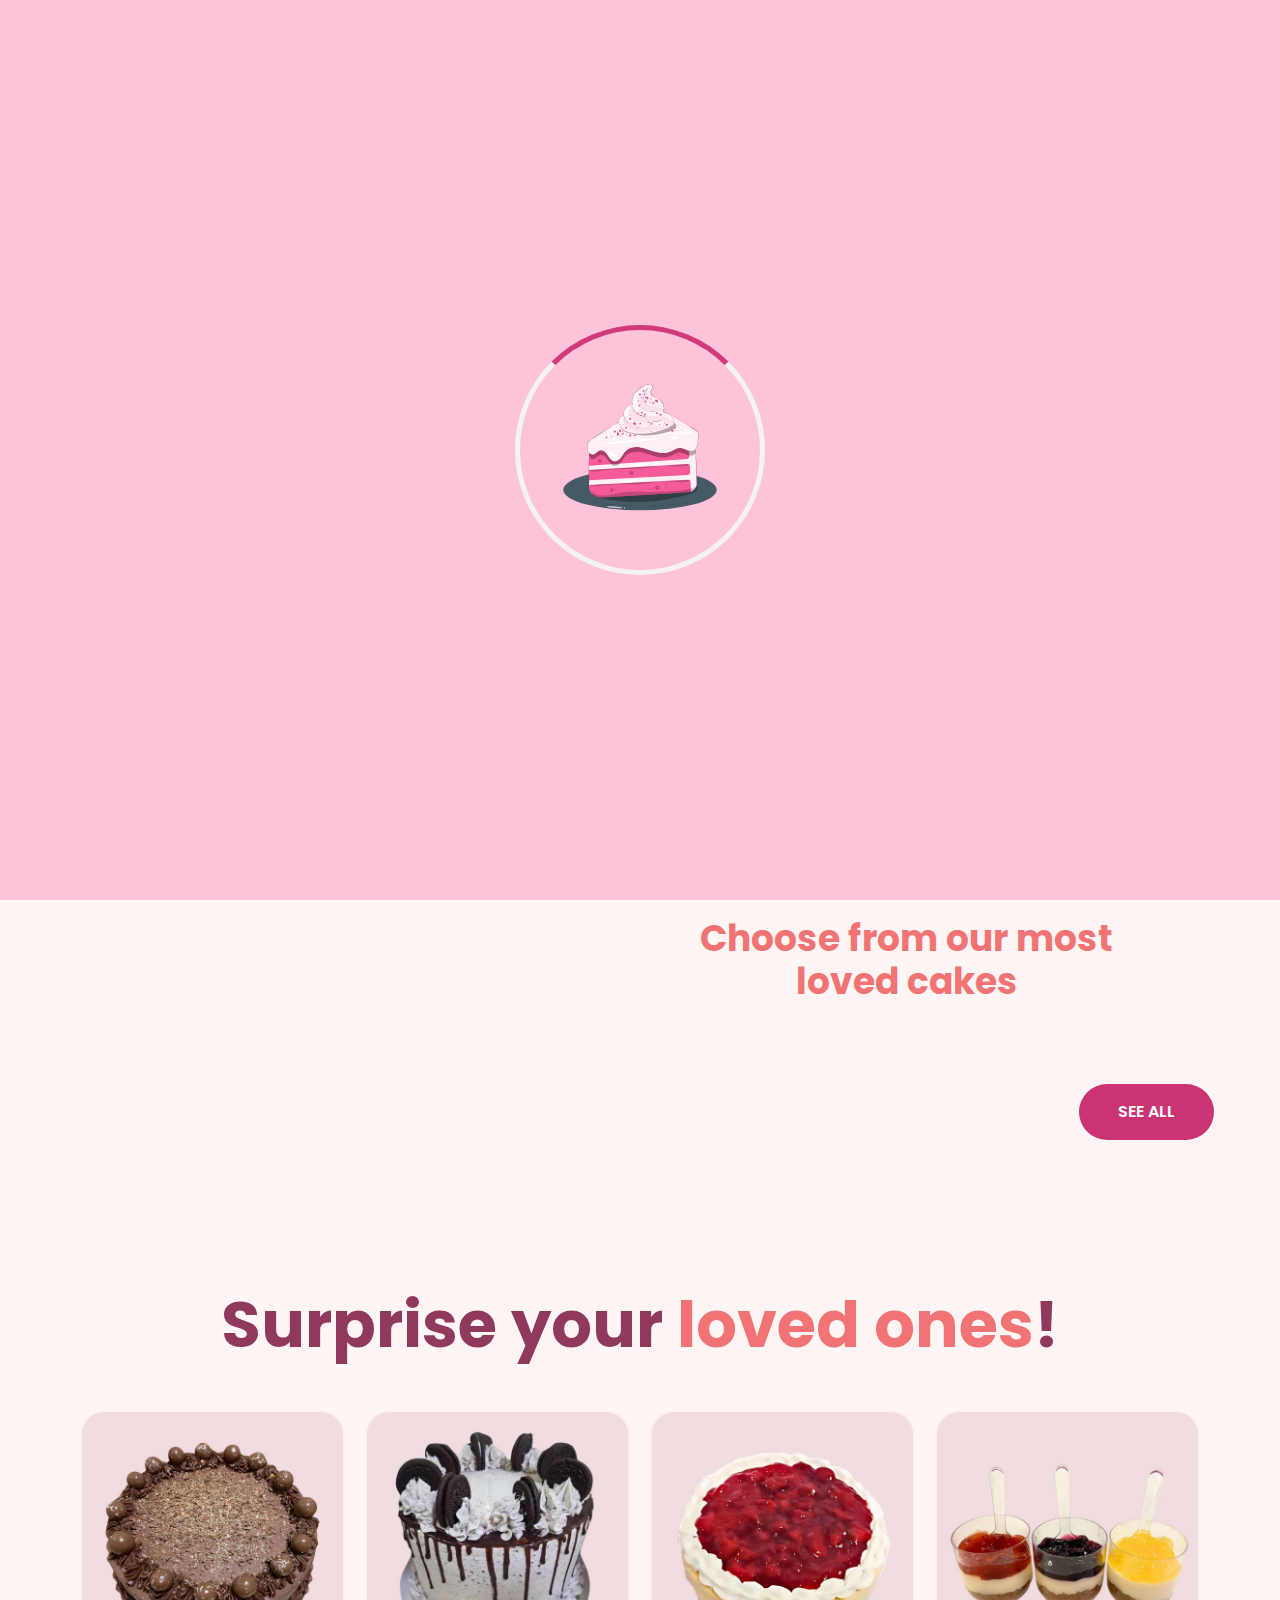
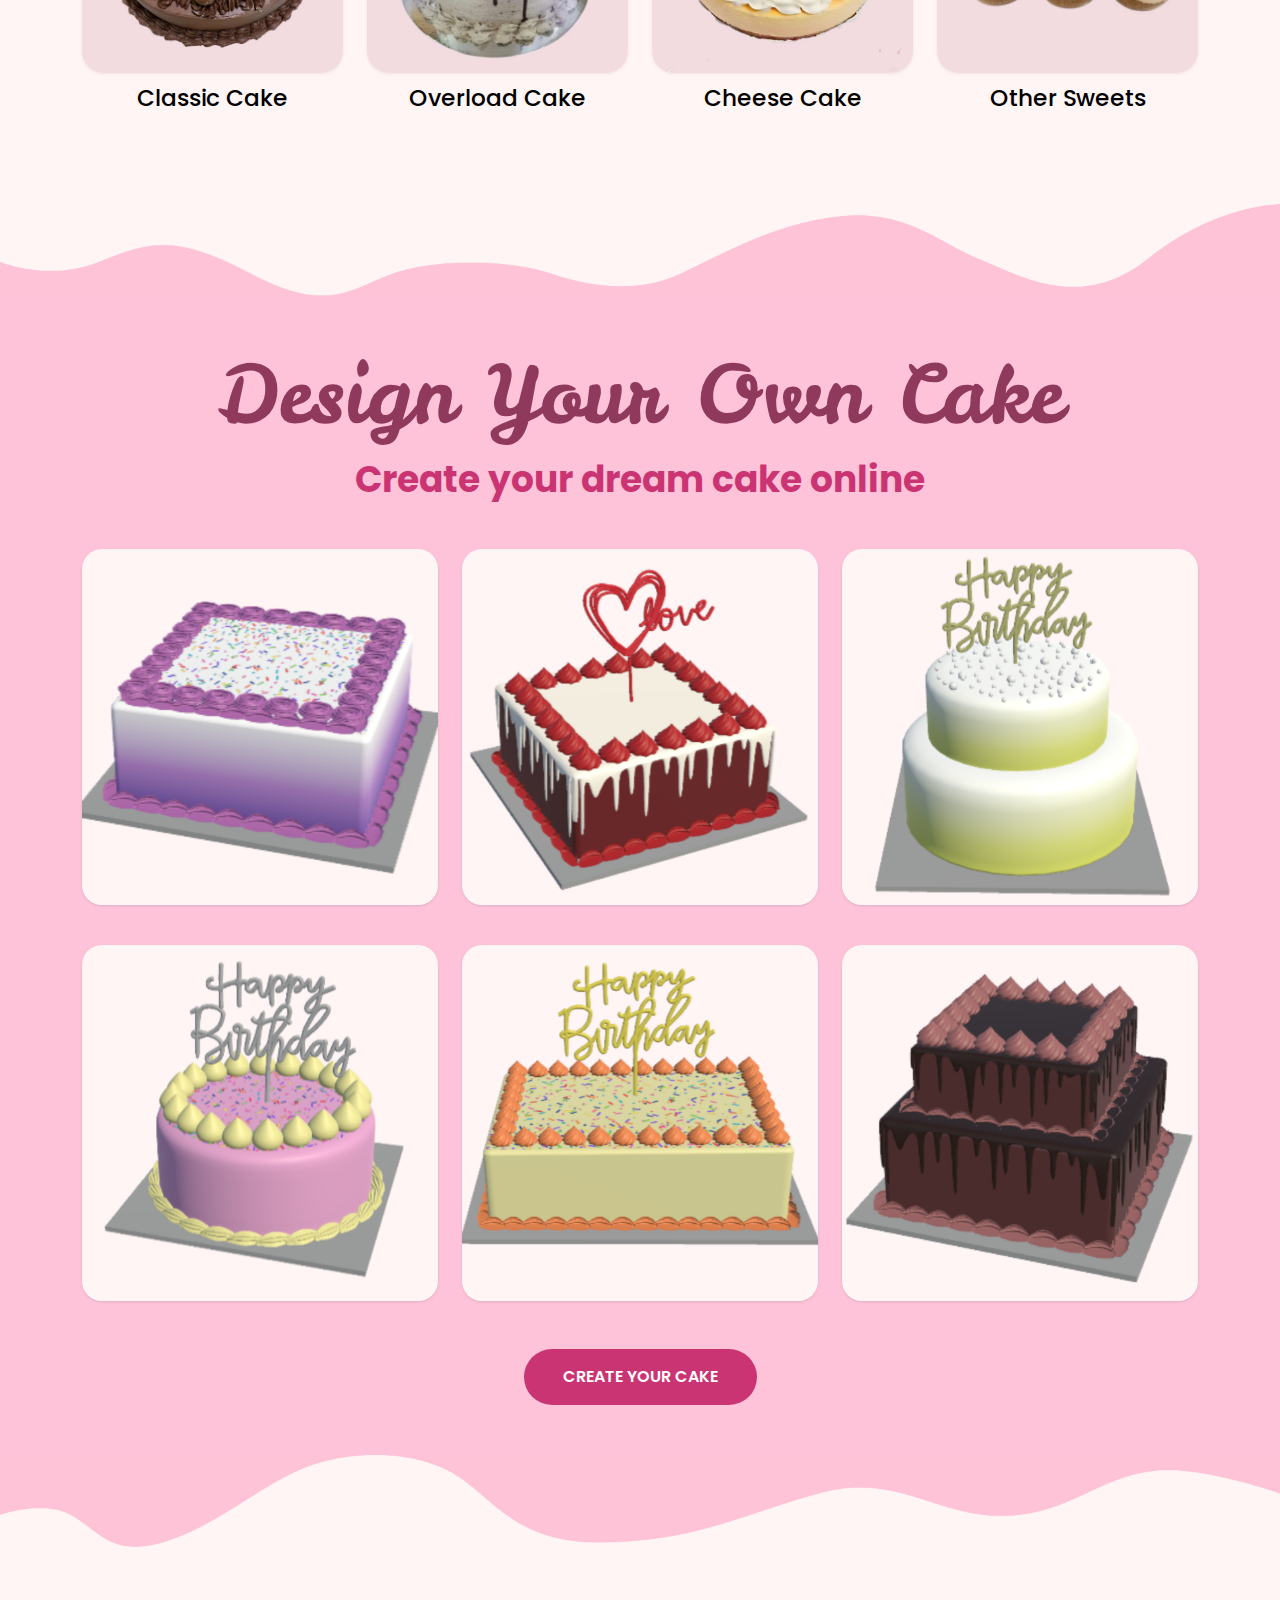
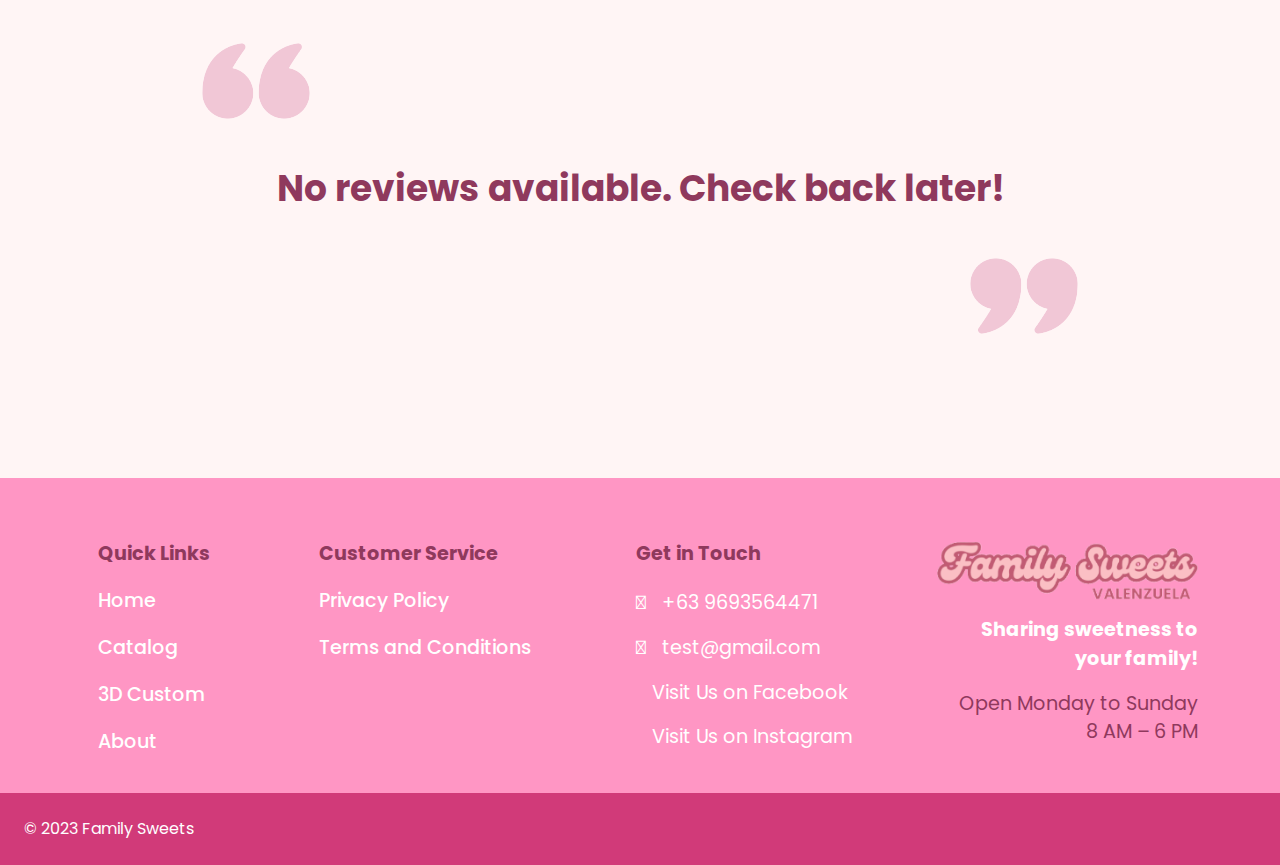
<file: index.html>
<!DOCTYPE html>
<html lang="en">
<head>
    <meta charset="utf-8" />
    <title>Family Sweets Valenzuela</title>
    <meta name="viewport" content="width=device-width, initial-scale=1.0">
    <link rel="stylesheet" href="css/header.css" />
    <link rel="stylesheet" href="css/index.css" />
    <link rel="stylesheet" href="css/modal.css" />
    <link rel="icon" href="css/designs/cake-icon.png" type="image/x-icon">
    <link href="https://fonts.googleapis.com/css2?family=Poppins:wght@400;500;600;700&display=swap" rel="stylesheet">
    <link href="https://fonts.googleapis.com/css2?family=Leckerli+One&display" rel="stylesheet">
    <link href="https://cdn.jsdelivr.net/npm/bootstrap-icons/font/bootstrap-icons.css" rel="stylesheet">
    <link href="https://cdn.jsdelivr.net/npm/bootstrap@5.3.0-alpha1/dist/css/bootstrap.min.css" rel="stylesheet">
    <link rel="stylesheet" href="css/footer.css" />
    <link rel='stylesheet' href='https://cdnjs.cloudflare.com/ajax/libs/font-awesome/4.6.3/css/font-awesome.min.css'>
    <link rel="stylesheet" href="https://cdnjs.cloudflare.com/ajax/libs/font-awesome/6.5.1/css/all.min.css" integrity="sha512-DTOQO9RWCH3ppGqcWaEA1BIZOC6xxalwEsw9c2QQeAIftl+Vegovlnee1c9QX4TctnWMn13TZye+giMm8e2LwA==" crossorigin="anonymous" referrerpolicy="no-referrer" />
    <link rel="stylesheet" href="bootstrap-5.3.2-dist/css/bootstrap.css">
    <link rel="stylesheet" href="css/preloader.css" />
    <script src="bootstrap-5.3.2-dist/js/bootstrap.bundle.js "></script>
</head>
<body>
    <div class="preloaderBg" id="preloader">
        <svg class="animated preloader1" id="freepik_stories-red-velvet-cake" xmlns="http://www.w3.org/2000/svg" viewBox="0 0 500 500" version="1.1" xmlns:xlink="http://www.w3.org/1999/xlink" xmlns:svgjs="http://svgjs.com/svgjs"><style>svg#freepik_stories-red-velvet-cake:not(.animated) .animable {opacity: 0;}svg#freepik_stories-red-velvet-cake.animated #freepik--Cake--inject-19 {animation: 1.5s Infinite  linear floating;animation-delay: 0s;}            @keyframes floating {                0% {                    opacity: 1;                    transform: translateY(0px);                }                50% {                    transform: translateY(-10px);                }                100% {                    opacity: 1;                    transform: translateY(0px);                }            }        .animator-hidden { display: none; }</style><g id="freepik--Table--inject-19" class="animable animator-hidden" style="transform-origin: 250px 302px;"><g id="elqh6z6n8uzj"><g style="opacity: 0.9; transform-origin: 250px 302px;" class="animable" id="elnl6cbzhu3ih"><path d="M459.35,302c0,.15-93.74.26-209.34.26S40.65,302.19,40.65,302s93.72-.26,209.36-.26S459.35,301.9,459.35,302Z" style="fill: rgb(38, 50, 56); transform-origin: 250px 302px;" id="elsb6non98cp" class="animable"></path></g></g></g><g id="freepik--Cake--inject-19" class="animable animator-active" style="transform-origin: 250px 280.589px;"><ellipse cx="250" cy="387.04" rx="191.74" ry="51.37" style="fill: rgb(69, 90, 100); transform-origin: 250px 387.04px;" id="elgygwr1y77l" class="animable"></ellipse><g id="el791eo4f9wi2"><g style="opacity: 0.9; transform-origin: 251.355px 405.14px;" class="animable" id="elkfentn6qwoi"><path d="M65.6,381.91a13.28,13.28,0,0,0,.74,4c.81,2.51,3,5.88,6.91,9.09,7.73,6.51,21.34,12.46,38.63,17.32,34.7,9.76,84.52,15.62,139.46,15.64S356.13,422,390.83,412.28c17.29-4.86,30.9-10.81,38.63-17.33,3.88-3.2,6.1-6.57,6.91-9.08a13.71,13.71,0,0,0,.74-4s0,.35,0,1a11.68,11.68,0,0,1-.61,3,16,16,0,0,1-2.27,4.35,28.13,28.13,0,0,1-4.61,4.86c-7.73,6.6-21.35,12.61-38.66,17.52-34.73,9.87-84.59,15.79-139.59,15.81s-104.83-5.94-139.56-15.81c-17.31-4.91-30.93-10.92-38.66-17.52a27.75,27.75,0,0,1-4.61-4.86,16,16,0,0,1-2.27-4.35,12.42,12.42,0,0,1-.45-1.7c-.07-.5-.15-.92-.16-1.26C65.6,382.26,65.6,381.91,65.6,381.91Z" style="fill: rgb(38, 50, 56); transform-origin: 251.355px 405.14px;" id="els10dlx4tmwg" class="animable"></path></g></g><g id="eli2gwatnygln"><g style="opacity: 0.3; transform-origin: 261.275px 389.906px;" class="animable" id="eloy1q7huavg"><path d="M387,371.22c-3.49-2.14-7.52-2.8-11.46-3.38a482.53,482.53,0,0,0-76.86-5l-169.6,33.05c2.33,7,9.81,9.48,16.31,10.87A462.88,462.88,0,0,0,378,396.7c7.06-2.16,15.55-6.59,15.47-14.87C393.42,377.34,390.53,373.37,387,371.22Z" id="el2llpw0hbri1" class="animable" style="transform-origin: 261.275px 389.906px;"></path></g></g><g id="elslgu9soi3c"><g style="opacity: 0.6; transform-origin: 186.254px 430.481px;" class="animable" id="el9kwy90u06da"><path d="M205.13,431.89c0,1.1-.28,2.14-15.11,1a141.88,141.88,0,0,1-18.9-2.56c-2-.47-3.82-1.12-3.74-1.66.18-1.29,1.93-1.18,4.16-.95,4.85.35,11.38.6,18.71,1.13C204.94,430,205.12,430.76,205.13,431.89Z" style="fill: rgb(255, 255, 255); transform-origin: 186.254px 430.481px;" id="elabgqak2ivr" class="animable"></path></g></g><g id="el9ivlqu73q4"><g style="opacity: 0.6; transform-origin: 211.133px 432.633px;" class="animable" id="el4eocxatn9t9"><path d="M211,430.69l-.46.11a1.9,1.9,0,0,0-1.15,1.72,2,2,0,0,0,1.62,2.06,1.89,1.89,0,0,0,1.84-1.81A1.77,1.77,0,0,0,211,430.69Z" style="fill: rgb(255, 255, 255); transform-origin: 211.133px 432.633px;" id="elpyl0g303qj" class="animable"></path></g></g><path d="M122.8,284.93s-.69,84.76,0,97.16,10.34,24.81,32.39,24.12c17.82-.56,161.67-9.66,216.2-13.14a21.65,21.65,0,0,0,20.26-22.22l-3.54-123.14s-109.57-66.15-112.32-65.46S122.8,284.93,122.8,284.93Z" style="fill: #F45B98; transform-origin: 257.076px 294.241px;" id="elccjhxmqas0i" class="animable"></path><g id="elp1znc5rc1r"><path d="M388.76,270.18a6.09,6.09,0,0,0-7.08-4l-4.77,1.06a6.07,6.07,0,0,0-4.76,6.21l1.15,30.28a6.07,6.07,0,0,1-5.66,6.33L122.5,327.17v10.37l245.64-15.2a6.08,6.08,0,0,1,6.47,5.79l.59,15.51a6.08,6.08,0,0,1-5.66,6.34l-247,13.45.1,11.87,247.3-13.69a6.09,6.09,0,0,1,6.48,5.79l1.1,24.39a21.67,21.67,0,0,0,14.16-20.94Z" style="fill: rgb(255, 255, 255); opacity: 0.9; transform-origin: 257.094px 328.914px;" class="animable" id="elx4y0artrfin"></path></g><g id="elcq253wbtd78"><g style="opacity: 0.9; transform-origin: 122.39px 345.455px;" class="animable" id="elptrkpuhe65s"><path d="M122.39,310.8c.14,0,.26,15.52.26,34.65s-.12,34.66-.26,34.66-.26-15.52-.26-34.66S122.25,310.8,122.39,310.8Z" style="fill: rgb(38, 50, 56); transform-origin: 122.39px 345.455px;" id="elhrjhjwkoa5" class="animable"></path></g></g><g id="el2fx25k74wgf"><g style="opacity: 0.9; transform-origin: 390.414px 328.455px;" class="animable" id="elz1e757yyx1e"><path d="M389.15,284.66c.15,0,.83,19.6,1.53,43.78s1.14,43.8,1,43.81-.83-19.6-1.52-43.79S389,284.66,389.15,284.66Z" style="fill: rgb(38, 50, 56); transform-origin: 390.414px 328.455px;" id="el7d3t6mli9f3" class="animable"></path></g></g><g id="eljpftc89q21"><g style="opacity: 0.2; transform-origin: 257.73px 392.334px;" class="animable" id="el19ffnqsaxxv"><path d="M390,378.43c-18.92,13.36-73.21,12.66-109.75,13.9-27.7.94-54.73-2.47-81.94,2.64-12.56,2.37-26.64,5.76-39.41,6.46-12.11.66-23.46-4.52-33.94-10.55,4,8.83,13.54,15.85,30.27,15.33,17.82-.56,161.67-9.66,216.2-13.14a21.62,21.62,0,0,0,19.07-14.51Z" id="el997f1v5szdt" class="animable" style="transform-origin: 257.73px 392.334px;"></path></g></g><g id="el1rn56gvoxd6"><g style="opacity: 0.2; transform-origin: 179.574px 387.817px;" class="animable" id="elc6l60zeu2bs"><path d="M182.83,384.92a4.83,4.83,0,0,0-3.77-1.23h-.15c-2.68.15-3.57,1.63-3.82,3a4.41,4.41,0,0,0,1.48,3.87c1.69,1.57,4.58,2,6.3.42A4.32,4.32,0,0,0,182.83,384.92Z" id="el7jsd6abbti" class="animable" style="transform-origin: 179.574px 387.817px;"></path></g></g><g id="elrdt9zk47hje"><g style="opacity: 0.2; transform-origin: 293.267px 381.969px;" class="animable" id="eluhjw11bauvo"><path d="M297.37,378.37a6.17,6.17,0,0,0-4.76-1.54h0l-.19,0h0c-3.38.18-4.52,2-4.84,3.75a5.44,5.44,0,0,0,1.88,4.81c2.14,2,5.8,2.44,8,.52A5.29,5.29,0,0,0,297.37,378.37Z" id="el7uonk4jkfv" class="animable" style="transform-origin: 293.267px 381.969px;"></path></g></g><g id="eltnuaboym0il"><g style="opacity: 0.2; transform-origin: 228.507px 345.207px;" class="animable" id="elejvtk3aicnc"><path d="M232.62,341.6a6.21,6.21,0,0,0-4.77-1.53h-.19c-3.39.18-4.52,2-4.84,3.75a5.41,5.41,0,0,0,1.88,4.8c2.14,2,5.8,2.45,8,.53A5.31,5.31,0,0,0,232.62,341.6Z" id="elngg8esnwh3" class="animable" style="transform-origin: 228.507px 345.207px;"></path></g></g><g id="elcwvtdd6bz3"><g style="opacity: 0.2; transform-origin: 149.469px 315.096px;" class="animable" id="elgfopn6at9xj"><path d="M151.1,310.62a4.14,4.14,0,0,0-4,0l0,0-.12.07,0,0c-2.37,1.15-2.49,3.19-2.08,4.88a6.31,6.31,0,0,0,3.15,3.92c2.27,1.2,5.08.59,5.93-1.83S153.32,311.84,151.1,310.62Z" id="el5a9hol44y1f" class="animable" style="transform-origin: 149.469px 315.096px;"></path></g></g><g id="elwwkmuc9lsyt"><g style="opacity: 0.2; transform-origin: 344.006px 299.454px;" class="animable" id="el53mz2mbjmsn"><path d="M346.06,297.66a3.05,3.05,0,0,0-2.38-.77h-.1a2.27,2.27,0,0,0-2.42,1.88,2.73,2.73,0,0,0,.94,2.4,3.11,3.11,0,0,0,4,.26A2.64,2.64,0,0,0,346.06,297.66Z" id="elltioa71m2f" class="animable" style="transform-origin: 344.006px 299.454px;"></path></g></g><g id="elwgfsutgw0k"><g style="opacity: 0.2; transform-origin: 313.188px 380.678px;" class="animable" id="elhdcz52i3eg"><path d="M314.11,379.1a1,1,0,0,0-1.07-.66H313c-.76.08-1,.88-1.09,1.63a3.76,3.76,0,0,0,.43,2.09c.48.86,1.3,1.07,1.79.23A3.94,3.94,0,0,0,314.11,379.1Z" id="elqw5o4voeqzi" class="animable" style="transform-origin: 313.188px 380.678px;"></path></g></g><g id="elmuho96b0u"><g style="opacity: 0.2; transform-origin: 187.763px 385.25px;" class="animable" id="elxiab021ps6"><path d="M189.27,385.7a1.82,1.82,0,0,0-.34-1.44h0l0,0h0a1.34,1.34,0,0,0-1.71-.64,1.66,1.66,0,0,0-.95,1.23,1.83,1.83,0,0,0,1.1,2.1A1.62,1.62,0,0,0,189.27,385.7Z" id="el3quuj3aynsk" class="animable" style="transform-origin: 187.763px 385.25px;"></path></g></g><g id="elo3iu3jrt2j"><g style="opacity: 0.2; transform-origin: 278.798px 385.297px;" class="animable" id="elrlj0by10u0p"><path d="M280.3,385.8a1.8,1.8,0,0,0-.34-1.45h0l0-.05h0a1.35,1.35,0,0,0-1.71-.63,1.64,1.64,0,0,0-.94,1.22,1.81,1.81,0,0,0,1.09,2.1A1.62,1.62,0,0,0,280.3,385.8Z" id="elk9e703oyuwa" class="animable" style="transform-origin: 278.798px 385.297px;"></path></g></g><g id="elmje4k158vag"><g style="opacity: 0.2; transform-origin: 240.569px 339.601px;" class="animable" id="elxv6d9yb1ol"><path d="M242.09,340.05a1.8,1.8,0,0,0-.33-1.45h0l0,0v0a1.33,1.33,0,0,0-1.7-.63,1.63,1.63,0,0,0-1,1.23,1.8,1.8,0,0,0,1.09,2.09A1.6,1.6,0,0,0,242.09,340.05Z" id="elsr0qwzg6vxg" class="animable" style="transform-origin: 240.569px 339.601px;"></path></g></g><g id="elxqdvlrri2q"><g style="opacity: 0.2; transform-origin: 316.887px 373.917px;" class="animable" id="elkbfvp3fqt6"><path d="M318.39,374.41a1.79,1.79,0,0,0-.34-1.44h0l0-.05h0a1.35,1.35,0,0,0-1.71-.63,1.64,1.64,0,0,0-.94,1.22,1.81,1.81,0,0,0,1.09,2.1A1.62,1.62,0,0,0,318.39,374.41Z" id="ele0k4z8qvhbf" class="animable" style="transform-origin: 316.887px 373.917px;"></path></g></g><path d="M275.37,322.15c.08,1.45-12.44,3.31-27.92,4.66s-28.12,1.69-28.3.25S231.43,323,247,321.63,275.29,320.73,275.37,322.15Z" style="fill: rgb(255, 255, 255); transform-origin: 247.259px 324.402px;" id="el1l4sm9tl1d5" class="animable"></path><path d="M294.62,321c.11,1.43-2.64,2.8-6.12,3.06s-6.41-.69-6.51-2.12,2.63-2.81,6.12-3.07S294.51,319.59,294.62,321Z" style="fill: rgb(255, 255, 255); transform-origin: 288.305px 321.465px;" id="el2v9x9aoyv4a" class="animable"></path><path d="M265.54,361.52c.18,1.41-14.33,4.36-32.5,5.5s-32.93.05-32.93-1.36,14.61-2.69,32.6-3.84S265.36,360.07,265.54,361.52Z" style="fill: rgb(255, 255, 255); transform-origin: 232.826px 364.081px;" id="eloo4ojj8178" class="animable"></path><g id="elkjl4pgs9x7"><g style="opacity: 0.2; transform-origin: 248.17px 331.901px;" class="animable" id="el25bap67n7up"><path d="M122.5,338.41c12,5.65,26,2,39.06-.12,33.94-5.61,68.91-.62,103-5.55,14.12-2,28-5.78,42.29-6.19,14.41-.42,28.79,2.59,43.18,1.7,8.73-.53,15.73.24,23.81-3.08-1.71-4.63-14.28-2.21-23.54-1.71-29.11,1.58-54.14,3.09-83.21,5.13-48.8,3.43-95.65,5.25-144.45,9" id="elrh0t2wmphf" class="animable" style="transform-origin: 248.17px 331.901px;"></path></g></g><g id="el5c0q67k8xwl"><g style="opacity: 0.2; transform-origin: 249.995px 370.377px;" class="animable" id="elh5t3nanq647"><path d="M352.21,363.25c-29.13,1.2-54.18,2.38-83.28,4-48.84,2.79-95.81,4.78-144.66,7.91h0c11.91,5.81,26,2.39,39.07.4,34-5.16,68.9.28,103-4.2,14.14-1.85,28.11-5.41,42.37-5.63s28.75,3,43.16,2.27c8.72-.42,15.72.44,23.85-2.77C374.08,360.62,361.47,362.87,352.21,363.25Z" id="elats6w1ipzte" class="animable" style="transform-origin: 249.995px 370.377px;"></path></g></g><g id="elgzc17vadua5"><g style="opacity: 0.3; transform-origin: 258.744px 256.161px;" class="animable" id="elm9dd65b2ccg"><path d="M394.88,254.89c-.52-5.36-102.16-62-111.28-67.55-6.82-4.13-14.56-1.68-18.85.79-36.91,21.28-123.47,75.82-130.94,81-4.11,2.84-9.07,5-11.31,6.76l.24,17.85-.07,7.93c2.09,5.71,5.51,9.72,11.47,8.53,6.48-1.29,10.28-8.72,16.71-10.22,7.41-1.74,13.94,5,18,11.52s8.33,14.08,15.81,15.49c6.75,1.26,13.29-3.3,17.56-8.68s7.25-11.77,12.1-16.62c9.14-9.12,23.4-11.11,36.16-9.17s24.74,7.21,37.16,10.72,26.11,5.17,37.94,0c7.42-3.24,14.06-9.1,22.16-9.46,10.85-.49,20.46,9.19,31.24,7.88a15,15,0,0,0,10.56-5.79l-.38-14C391.07,273.48,395.76,264,394.88,254.89Z" id="el2grr6sbwjtj" class="animable" style="transform-origin: 258.744px 256.161px;"></path></g></g><path d="M394.88,243.32c.88,9.14.75,23-1.2,31.37S387.5,289,378.94,290.08c-10.78,1.31-20.39-8.36-31.24-7.88-8.1.36-14.74,6.23-22.16,9.46-11.84,5.15-25.53,3.49-37.94,0s-24.4-8.78-37.16-10.72-27,.05-36.16,9.17c-4.85,4.85-7.82,11.25-12.1,16.63s-10.81,9.93-17.56,8.67c-7.48-1.4-11.79-9-15.81-15.49s-10.55-13.26-18-11.52c-6.43,1.51-10.23,8.93-16.71,10.22-6,1.19-11.81-3.64-13.9-9.36-1.35-3.68-1.77-8.59-1.7-13.23a15.07,15.07,0,0,1,5.85-11.64c2.24-1.73,5.31-4,9.42-6.83,7.47-5.16,94-59.7,130.94-81,4.29-2.47,12-4.92,18.85-.79C292.72,181.29,394.36,238,394.88,243.32Z" style="fill: #F45B98; transform-origin: 256.947px 244.587px;" id="elg1oc0yku30s" class="animable"></path><g id="eljttrt2nf0rc"><g style="opacity: 0.9; transform-origin: 256.947px 244.587px;" class="animable" id="elzr3glsyv2j"><path d="M394.88,243.32c.88,9.14.75,23-1.2,31.37S387.5,289,378.94,290.08c-10.78,1.31-20.39-8.36-31.24-7.88-8.1.36-14.74,6.23-22.16,9.46-11.84,5.15-25.53,3.49-37.94,0s-24.4-8.78-37.16-10.72-27,.05-36.16,9.17c-4.85,4.85-7.82,11.25-12.1,16.63s-10.81,9.93-17.56,8.67c-7.48-1.4-11.79-9-15.81-15.49s-10.55-13.26-18-11.52c-6.43,1.51-10.23,8.93-16.71,10.22-6,1.19-11.81-3.64-13.9-9.36-1.35-3.68-1.77-8.59-1.7-13.23a15.07,15.07,0,0,1,5.85-11.64c2.24-1.73,5.31-4,9.42-6.83,7.47-5.16,94-59.7,130.94-81,4.29-2.47,12-4.92,18.85-.79C292.72,181.29,394.36,238,394.88,243.32Z" style="fill: rgb(255, 255, 255); transform-origin: 256.947px 244.587px;" id="eljovthhcee9" class="animable"></path></g></g><g id="eljyioe0qcyb"><path d="M145.25,258a3.55,3.55,0,0,0,2.18,6.62c50.41-3.7,196.16-17.48,225.47-20.26a1.62,1.62,0,0,0,.71-3c-17.37-9.94-80.41-45.92-96.24-53.8a7.84,7.84,0,0,0-7.31.18Z" style="fill: rgb(255, 255, 255); opacity: 0.3; transform-origin: 258.911px 225.696px;" class="animable" id="elfvfui4bfdlo"></path></g><path d="M298.05,258.66c.14,1.43-31.88,5.77-71.51,9.69s-71.88,5.93-72,4.5,31.87-5.77,71.51-9.69S297.91,257.23,298.05,258.66Z" style="fill: rgb(255, 255, 255); transform-origin: 226.295px 265.755px;" id="elgi2u9u1uh1f" class="animable"></path><path d="M346,255.79c.36,2.11-3.59,4.55-8.89,4.84s-9.48-1.7-9.36-3.84,4.13-3.69,8.93-4S345.66,253.65,346,255.79Z" style="fill: rgb(255, 255, 255); transform-origin: 336.885px 256.699px;" id="el4dkuqxmhq6e" class="animable"></path><path d="M193.66,299.34c-1.61-.88-3.56.06-5.39.27a9.81,9.81,0,0,1-6.35-1.81c-1.89-1.22-3.7-3.16-5.48-4.53a3.07,3.07,0,0,0-2.38-.62c-.79.18-1.24.87-.76,2.11,2,3.07,4.13,6.18,7,8.54s6.59,3.88,10.22,3.22a5.88,5.88,0,0,0,4.2-2.67A3.39,3.39,0,0,0,193.66,299.34Z" style="fill: rgb(255, 255, 255); transform-origin: 184.137px 299.643px;" id="ela3qjtjrnmpp" class="animable"></path><path d="M129.07,288.92a6.71,6.71,0,0,1-.89-3.14,16.9,16.9,0,0,0-.4-3.27,3.76,3.76,0,0,0-2-2.5,2,2,0,0,0-.87-.11,2.68,2.68,0,0,0-2.39,2.64,17.47,17.47,0,0,0,2.6,10.62c1.09,1.57,2.75,2.95,4.78,2.67a2.66,2.66,0,0,0,2.35-2.44C132.31,291.44,130.1,290.49,129.07,288.92Z" style="fill: rgb(255, 255, 255); transform-origin: 127.359px 287.879px;" id="ela17g7lo8tog" class="animable"></path><path d="M380.86,243.26a3.56,3.56,0,0,0-1.49-1.21c-9.36-5.07-29-14-29-14s14.5,8.79,21.39,12.38a2,2,0,0,1,1.1,1.76c-.05,1.26-1.34,1.56-2.4,1.68-16,1.92-31.92,2.66-47.87,4.57,0,0,17.22,1.45,32.21,0s22.74-1,25.27-2.56C381.43,245,381.27,244,380.86,243.26Z" style="fill: rgb(255, 255, 255); transform-origin: 351.87px 238.567px;" id="elrawrweky7jm" class="animable"></path><g id="el28ckygv4tnw"><g style="opacity: 0.3; transform-origin: 270.633px 233.75px;" class="animable" id="elneppg8c2h1o"><path d="M341,225.52c-.83-3.14-4.15-4.9-7.24-5.9-7.16-2.34-14.8-2.71-22.32-3-32.41-1.25-65.81-1.18-95.94,10.8l-15.43-.59c1.91,17.49,37.24,22.89,56.33,24.25s38.27-1.67,56.77-6.56c7.93-2.09,15.93-4.6,22.6-9.39C339,232.86,342,229.28,341,225.52Z" id="elxsqweh4zdec" class="animable" style="transform-origin: 270.633px 233.75px;"></path></g></g><path d="M333.89,223.24a25.84,25.84,0,0,0-25-29.9c4.21-12.14-1.37-26.91-12.56-33.24-4.26-2.41-9.13-3.68-13.25-6.33s-7.52-7.46-6.37-12.22c1.11-4.57,6.11-8,4.8-12.94a7.48,7.48,0,0,0-5-5c-4.23-1.41-8.49,0-12.42,1.72-10,4.26-19.47,10.35-26,19s-9.75,20.26-6.8,30.72a22.08,22.08,0,0,0-21.7,26.37,13.6,13.6,0,0,0-10.46,8.63,18.6,18.6,0,0,0-1,5.07A24.23,24.23,0,0,0,209,236.82c8.92,6,25.52,12.36,54.62,9.72C315,241.87,333.89,223.24,333.89,223.24Z" style="fill: #F45B98; transform-origin: 266.149px 185.094px;" id="el8e82bm8i4dc" class="animable"></path><g id="el13a8s6kiumh"><g style="opacity: 0.9; transform-origin: 266.149px 185.094px;" class="animable" id="elybuuii8eazc"><path d="M333.89,223.24a25.84,25.84,0,0,0-25-29.9c4.21-12.14-1.37-26.91-12.56-33.24-4.26-2.41-9.13-3.68-13.25-6.33s-7.52-7.46-6.37-12.22c1.11-4.57,6.11-8,4.8-12.94a7.48,7.48,0,0,0-5-5c-4.23-1.41-8.49,0-12.42,1.72-10,4.26-19.47,10.35-26,19s-9.75,20.26-6.8,30.72a22.08,22.08,0,0,0-21.7,26.37,13.6,13.6,0,0,0-10.46,8.63,18.6,18.6,0,0,0-1,5.07A24.23,24.23,0,0,0,209,236.82c8.92,6,25.52,12.36,54.62,9.72C315,241.87,333.89,223.24,333.89,223.24Z" style="fill: rgb(255, 255, 255); transform-origin: 266.149px 185.094px;" id="els8pv5o02qtl" class="animable"></path></g></g><g id="el0jb8zmit4xra"><g style="opacity: 0.1; transform-origin: 278.881px 199.147px;" class="animable" id="elavg8mayzvvb"><path d="M231.3,175.13c-1.33,9.88,7.91,20.45,17.34,25s20.42,4.43,30.88,3.63,21.12-2.14,31.31.34,21.26,8.77,23.06,19.1c-7.36-5.7-18.09-7-27.4-7.44s-18.58.93-27.84,2a92.07,92.07,0,0,1-27.07-1c-9.18-1.59-16.65-4.83-22.39-12.17s-7.2-20.94-2.57-29A13.89,13.89,0,0,1,231.3,175.13Z" style="fill: #F45B98; transform-origin: 278.881px 199.147px;" id="elve1etqqpuzj" class="animable"></path></g></g><g id="el6xo952kt20i"><g style="opacity: 0.1; transform-origin: 279.332px 163.25px;" class="animable" id="elvwjtxvids0r"><path d="M293.14,181.41C279.11,178.9,271.6,177,265,170c-4.58-4.89-5.6-12.33-4.14-18.87s5.05-12.39,8.81-17.94a41.65,41.65,0,0,0-20.26,30.61c-.62,5.15-.21,10.59,2.32,15.12,4.36,7.79,12.51,9.87,21.36,11,15.56,2,30.62-3.39,36.42,3.39h0C309.1,186.27,300.1,182.65,293.14,181.41Z" style="fill: #F45B98; transform-origin: 279.332px 163.25px;" id="elfql8wh94dy" class="animable"></path></g></g><g id="elr7nkpp02lqn"><g style="opacity: 0.1; transform-origin: 261.136px 221.808px;" class="animable" id="elq8szny74l8e"><path d="M291.49,227.28c-7.88.12-15.67,1.65-23.51,2.45-11.7,1.2-23.83.71-34.73-3.71s-20.43-13.2-23.68-24.51l-2.41.68c-1.63,12.48,3.74,22,13.55,29.88s23,11,35.51,9.78c12-1.17,23.65-4.45,35.67-5.42a23,23,0,0,1,12.4,2.29l11.11-4.4C309,229.77,299.37,227.16,291.49,227.28Z" style="fill: #F45B98; transform-origin: 261.136px 221.808px;" id="elubs46ketvr" class="animable"></path></g></g><path d="M216,205.63c-.65.22-1.93-1.27-2.69-4.24A19.53,19.53,0,0,1,222,180.56c2.66-1.54,4.61-1.67,4.91-1.06s-.9,1.94-2.57,3.91A28.6,28.6,0,0,0,217,201.06C216.76,203.63,216.73,205.41,216,205.63Z" style="fill: rgb(255, 255, 255); transform-origin: 219.896px 192.406px;" id="elcilbwltust" class="animable"></path><path d="M245.29,142.79c.83.74-.31,3.28-1.7,7.13a45.48,45.48,0,0,0-1.19,30.33c1.08,3.95,2,6.57,1.12,7.25s-3.44-.92-6.12-4.9a28.09,28.09,0,0,1-3.52-7.61,31.84,31.84,0,0,1,.81-20.49,28.19,28.19,0,0,1,4.1-7.31C241.78,143.43,244.53,142.09,245.29,142.79Z" style="fill: rgb(255, 255, 255); transform-origin: 239.068px 165.132px;" id="elgau7737u2fh" class="animable"></path><path d="M202.1,221.94c-.66.21-1.67-.65-2.35-2.5a10.26,10.26,0,0,1-.59-3.36,13.21,13.21,0,0,1,2.49-7.9,10.61,10.61,0,0,1,2.41-2.42c1.62-1.12,2.95-1.24,3.36-.69s0,1.68-.58,3.11a39.61,39.61,0,0,0-3.43,10.88C203.1,220.58,202.8,221.72,202.1,221.94Z" style="fill: rgb(255, 255, 255); transform-origin: 203.372px 213.361px;" id="elk8g74hw1se" class="animable"></path><path d="M194.68,242.94c-.33.13-2.87.26-2.52,2.87s-.18,6.71,2.09,6,4.36-2.36,3.75-4.41S196.59,242.16,194.68,242.94Z" style="fill: #F45B98; transform-origin: 195.117px 247.356px;" id="el2j0cm86c1kp" class="animable"></path><path d="M232.54,219.42c-.06.36-1.31,2.58,1.09,3.67s5.59,3.73,6.2,1.44.33-4.95-1.73-5.52S232.9,217.39,232.54,219.42Z" style="fill: #F45B98; transform-origin: 236.138px 221.831px;" id="elqw7m36fe3" class="animable"></path><path d="M287.59,163c-.06.36-1.31,2.58,1.09,3.68s5.59,3.72,6.21,1.43.32-4.95-1.74-5.52S288,161,287.59,163Z" style="fill: #F45B98; transform-origin: 291.194px 165.419px;" id="el57pvwitfwmy" class="animable"></path><path d="M263.54,155.13c-.06.35-1.31,2.57,1.09,3.67s5.59,3.72,6.2,1.43.33-4.95-1.73-5.52S263.9,153.09,263.54,155.13Z" style="fill: #F45B98; transform-origin: 267.138px 157.534px;" id="ellzf1uci7ubc" class="animable"></path><path d="M259.43,200.68c.2.16,1.16,1.65,2.62.54s4.13-2.23,2.92-3.36-2.94-1.82-4-.74S258.3,199.8,259.43,200.68Z" style="fill: #F45B98; transform-origin: 262.16px 199.104px;" id="elkzemflq5gj" class="animable"></path><path d="M280.92,172.15c.2.16,1.16,1.65,2.62.53s4.13-2.22,2.92-3.35-2.94-1.82-4-.74S279.78,171.27,280.92,172.15Z" style="fill: #F45B98; transform-origin: 283.648px 170.572px;" id="elc649hgny239" class="animable"></path><path d="M261.59,167.78c.19.15,1.15,1.65,2.62.53s4.12-2.22,2.92-3.35-2.95-1.83-4-.75S260.45,166.89,261.59,167.78Z" style="fill: #F45B98; transform-origin: 264.317px 166.197px;" id="elnu09uvbfy7e" class="animable"></path><path d="M208.58,244.33c-.43.11-6.1,1.44-4.19,3s2.44,2,4.19.81S209.53,244.09,208.58,244.33Z" style="fill: #F45B98; transform-origin: 206.806px 246.567px;" id="elqeif1jtu2g" class="animable"></path><path d="M252.05,219.21c-.43.11-6.1,1.44-4.18,3s2.44,2,4.18.81S253,219,252.05,219.21Z" style="fill: #F45B98; transform-origin: 250.277px 221.449px;" id="el5gi09r2e8rv" class="animable"></path><path d="M280,220.16c-.43.11-6.1,1.44-4.18,3s2.44,2,4.18.8S281,219.91,280,220.16Z" style="fill: #F45B98; transform-origin: 278.235px 222.396px;" id="el1k6u929h582" class="animable"></path><path d="M255.93,192.12c-.43.11-6.1,1.44-4.18,3s2.44,2,4.18.81S256.88,191.87,255.93,192.12Z" style="fill: #F45B98; transform-origin: 254.157px 194.357px;" id="el7l3473q4ipn" class="animable"></path><path d="M216.53,229.92c-.43.11-6.1,1.44-4.18,3s2.44,2,4.18.8S217.48,229.67,216.53,229.92Z" style="fill: #F45B98; transform-origin: 214.757px 232.156px;" id="eldv6aqamb7ud" class="animable"></path><path d="M273.82,217.84c-.26.06-3.66.86-2.51,1.81s1.46,1.21,2.51.48S274.39,217.69,273.82,217.84Z" style="fill: #F45B98; transform-origin: 272.757px 219.19px;" id="elgx3kdh2l0mp" class="animable"></path><path d="M238.74,248.74c-.43.11-6.1,1.44-4.18,3s2.44,2,4.18.8S239.69,248.5,238.74,248.74Z" style="fill: #F45B98; transform-origin: 236.967px 250.976px;" id="elhiiwqiludco" class="animable"></path><path d="M338.35,229.15c-.43.11-6.1,1.44-4.19,3s2.44,2,4.19.81S339.3,228.91,338.35,229.15Z" style="fill: #F45B98; transform-origin: 336.576px 231.387px;" id="elhvyi6t85pv5" class="animable"></path><path d="M250.05,174c-.43.11-6.1,1.44-4.18,3s2.44,2,4.18.8S251,173.71,250.05,174Z" style="fill: #F45B98; transform-origin: 248.277px 176.233px;" id="el8x0ywgm4mk3" class="animable"></path><path d="M260.22,137.73c-.43.11-6.1,1.44-4.18,3s2.44,2,4.18.8S261.17,137.48,260.22,137.73Z" style="fill: #F45B98; transform-origin: 258.447px 139.966px;" id="elsv3izm3di5" class="animable"></path><path d="M293.81,193.19c-.43.11-6.1,1.44-4.18,3s2.44,2,4.18.81S294.76,193,293.81,193.19Z" style="fill: #F45B98; transform-origin: 292.037px 195.43px;" id="elb7au9j52iow" class="animable"></path><path d="M201.66,250.87c-1.19,0-2.41.53-1.89,1.31a1.25,1.25,0,0,0,1.89.52C202.47,252.27,201.66,250.87,201.66,250.87Z" style="fill: #F45B98; transform-origin: 200.833px 251.906px;" id="eluyp5nskztn8" class="animable"></path><path d="M355.29,235.93c-1.19,0-2.41.52-1.89,1.31a1.26,1.26,0,0,0,1.89.52C356.1,237.32,355.29,235.93,355.29,235.93Z" style="fill: #F45B98; transform-origin: 354.463px 236.963px;" id="el1embb9u09ii" class="animable"></path><path d="M274.43,226.21c-1.19,0-2.41.53-1.88,1.31a1.25,1.25,0,0,0,1.88.52C275.25,227.61,274.43,226.21,274.43,226.21Z" style="fill: #F45B98; transform-origin: 273.609px 227.243px;" id="eljkxkozpa9b" class="animable"></path><path d="M216.17,249.84c-1.19,0-2.41.53-1.89,1.31a1.26,1.26,0,0,0,1.89.52C217,251.24,216.17,249.84,216.17,249.84Z" style="fill: #F45B98; transform-origin: 215.348px 250.873px;" id="eljr0m4ifd8lm" class="animable"></path><path d="M340.17,236.73c-1.19,0-2.41.52-1.89,1.31a1.26,1.26,0,0,0,1.89.52C341,238.12,340.17,236.73,340.17,236.73Z" style="fill: #F45B98; transform-origin: 339.348px 237.763px;" id="elvriy3s7qxlc" class="animable"></path><path d="M238.83,213.9c-1.19,0-2.41.52-1.88,1.31a1.25,1.25,0,0,0,1.88.52C239.65,215.29,238.83,213.9,238.83,213.9Z" style="fill: #F45B98; transform-origin: 238.009px 214.933px;" id="el9ouqyna4g9l" class="animable"></path><path d="M225.92,200.42c-1.19,0-2.41.53-1.88,1.31a1.25,1.25,0,0,0,1.88.52C226.74,201.82,225.92,200.42,225.92,200.42Z" style="fill: #F45B98; transform-origin: 225.099px 201.453px;" id="eljc9k6oyvem" class="animable"></path><path d="M201.77,246.59c-.8,0-1.63.36-1.28.89a.86.86,0,0,0,1.28.35C202.32,247.54,201.77,246.59,201.77,246.59Z" style="fill: #F45B98; transform-origin: 201.211px 247.289px;" id="elng4lkifkmvj" class="animable"></path><path d="M323.56,240.92c-.81,0-1.63.36-1.28.89a.86.86,0,0,0,1.28.35C324.11,241.87,323.56,240.92,323.56,240.92Z" style="fill: #F45B98; transform-origin: 323.001px 241.619px;" id="elry6zd53ul2o" class="animable"></path><path d="M309.46,225.44c-.8,0-1.63.35-1.27.88a.84.84,0,0,0,1.27.35C310,226.38,309.46,225.44,309.46,225.44Z" style="fill: #F45B98; transform-origin: 308.902px 226.136px;" id="el3p6jdcklvkk" class="animable"></path><path d="M249.16,192.1c-.8,0-1.63.35-1.27.88a.85.85,0,0,0,1.27.36C249.71,193,249.16,192.1,249.16,192.1Z" style="fill: #F45B98; transform-origin: 248.604px 192.797px;" id="elcca5q8fvaks" class="animable"></path><path d="M280.54,165.14c-.8,0-1.63.36-1.28.89a.86.86,0,0,0,1.28.35C281.09,166.09,280.54,165.14,280.54,165.14Z" style="fill: #F45B98; transform-origin: 279.981px 165.839px;" id="eljxtg06ine" class="animable"></path><path d="M266.69,145.27c-.8,0-1.63.35-1.27.88a.85.85,0,0,0,1.27.36C267.24,146.21,266.69,145.27,266.69,145.27Z" style="fill: #F45B98; transform-origin: 266.134px 145.967px;" id="elzqm5b62yykf" class="animable"></path><path d="M247,157.44c-.8,0-1.62.35-1.27.88a.85.85,0,0,0,1.27.36C247.57,158.38,247,157.44,247,157.44Z" style="fill: #F45B98; transform-origin: 246.45px 158.137px;" id="el59tkxoanc8n" class="animable"></path><path d="M228.23,217.34c-.81,0-1.63.36-1.28.89a.86.86,0,0,0,1.28.35C228.78,218.28,228.23,217.34,228.23,217.34Z" style="fill: #F45B98; transform-origin: 227.671px 218.039px;" id="elr8xqon9k0c" class="animable"></path><path d="M179.5,253.55l-1.74.43s-.7.69-.44,1.3a1.42,1.42,0,0,0,1.06,1c.33,0,.86.26,1.12,0s.7-.09.87-.52a2.24,2.24,0,0,0,0-1.31C180.28,254.06,179.5,253.55,179.5,253.55Z" style="fill: #F45B98; transform-origin: 178.865px 254.973px;" id="elnynbth1165i" class="animable"></path><path d="M311.7,218.46l-1.74.43s-.7.7-.44,1.31a1.4,1.4,0,0,0,1.06,1c.34,0,.86.27,1.12,0s.7-.08.87-.52a2.17,2.17,0,0,0,0-1.31C312.48,219,311.7,218.46,311.7,218.46Z" style="fill: #F45B98; transform-origin: 311.067px 219.89px;" id="elmbk7kvpnzym" class="animable"></path><path d="M245.59,230.55l-1.74.43s-.7.7-.44,1.31a1.42,1.42,0,0,0,1.06,1c.34,0,.86.27,1.12,0s.7-.08.87-.52a2.17,2.17,0,0,0,0-1.31C246.38,231.07,245.59,230.55,245.59,230.55Z" style="fill: #F45B98; transform-origin: 244.957px 231.98px;" id="ellr3xmnmjanh" class="animable"></path><path d="M184.34,240.58c-.21.39-1.05,2.85,1,3.21a5.91,5.91,0,0,0,2.77-.29,2.45,2.45,0,0,0,1.68-2.33v-.26a2.38,2.38,0,0,0-1.27-2.14.69.69,0,0,0-.3-.1A3.5,3.5,0,0,0,184.34,240.58Z" style="fill: #F45B98; transform-origin: 186.891px 241.218px;" id="ellvytbgw5l3" class="animable"></path><path d="M314.73,223.55c-.21.39-1,2.85,1,3.21a5.93,5.93,0,0,0,2.77-.29,2.45,2.45,0,0,0,1.67-2.33v-.25a2.38,2.38,0,0,0-1.27-2.15.82.82,0,0,0-.29-.1A3.51,3.51,0,0,0,314.73,223.55Z" style="fill: #F45B98; transform-origin: 317.285px 224.189px;" id="el0ekg3idrg7lf" class="animable"></path><path d="M298.76,198.59c-.22.38-1.05,2.85,1,3.21a5.8,5.8,0,0,0,2.77-.3,2.44,2.44,0,0,0,1.68-2.32v-.26a2.4,2.4,0,0,0-1.28-2.15.76.76,0,0,0-.29-.1A3.49,3.49,0,0,0,298.76,198.59Z" style="fill: #F45B98; transform-origin: 301.309px 199.223px;" id="elgthr1ws575d" class="animable"></path><path d="M247.14,148c-.21.38-1,2.85,1,3.21a5.8,5.8,0,0,0,2.77-.3,2.44,2.44,0,0,0,1.68-2.33v-.25a2.39,2.39,0,0,0-1.27-2.15.86.86,0,0,0-.3-.1A3.49,3.49,0,0,0,247.14,148Z" style="fill: #F45B98; transform-origin: 249.7px 148.633px;" id="elw9huaxjyfn" class="animable"></path><path d="M222.67,208.7c-.21.39-1,2.85,1.05,3.21a5.94,5.94,0,0,0,2.77-.29,2.45,2.45,0,0,0,1.67-2.33V209a2.38,2.38,0,0,0-1.27-2.15.8.8,0,0,0-.3-.1A3.5,3.5,0,0,0,222.67,208.7Z" style="fill: #F45B98; transform-origin: 225.253px 209.316px;" id="elrapvqbv6p99" class="animable"></path><path d="M245.15,197.2c.21.09,1.49.33,1.29-1.08a5.46,5.46,0,0,0-.62-1.77,1.28,1.28,0,0,0-1.36-.81l-.12,0a1.15,1.15,0,0,0-.76,1.1.42.42,0,0,0,0,.2A2.86,2.86,0,0,0,245.15,197.2Z" style="fill: #F45B98; transform-origin: 245.015px 195.401px;" id="el4ztq9dg69xs" class="animable"></path><path d="M245.71,166.9c.21.09,1.49.34,1.29-1.07a5.38,5.38,0,0,0-.62-1.77,1.28,1.28,0,0,0-1.36-.81l-.12,0a1.14,1.14,0,0,0-.76,1.1.42.42,0,0,0,0,.2A2.83,2.83,0,0,0,245.71,166.9Z" style="fill: #F45B98; transform-origin: 245.575px 165.108px;" id="elbmwwa0h3iaj" class="animable"></path><path d="M262.3,150.4c.21.09,1.49.33,1.29-1.08a5.71,5.71,0,0,0-.62-1.77,1.29,1.29,0,0,0-1.36-.81l-.12,0a1.14,1.14,0,0,0-.76,1.09.72.72,0,0,0,0,.21A2.85,2.85,0,0,0,262.3,150.4Z" style="fill: #F45B98; transform-origin: 262.167px 148.602px;" id="elqi3zesp3u4s" class="animable"></path><path d="M277.39,161.68c.22.09,1.49.33,1.29-1.08a5.46,5.46,0,0,0-.62-1.77,1.27,1.27,0,0,0-1.36-.8l-.12,0a1.14,1.14,0,0,0-.76,1.09.46.46,0,0,0,0,.21A2.84,2.84,0,0,0,277.39,161.68Z" style="fill: #F45B98; transform-origin: 277.255px 159.886px;" id="elir3ypmblc6" class="animable"></path><path d="M166,253.79c-.61.38-3.13,1.34-2.35,3.35s4.88.42,4.62-1.14S167.62,252.82,166,253.79Z" style="fill: #F45B98; transform-origin: 165.892px 255.791px;" id="eldiivmwko35o" class="animable"></path><path d="M198.1,236.58c-.34.11-1,5,1.12,5.75s3.6.35,3.63-1.31S203.09,234.92,198.1,236.58Z" style="fill: #F45B98; transform-origin: 200.294px 239.454px;" id="eld5juj30oodt" class="animable"></path><path d="M221.7,251.67c0,.37,4.12,3,5.7,1.37s1.81-3.14.31-3.85S222.26,246.45,221.7,251.67Z" style="fill: #F45B98; transform-origin: 225.209px 250.885px;" id="elfs5qlm0iskb" class="animable"></path><path d="M327.42,240.29c0,.36,4.12,2.94,5.7,1.36s1.81-3.13.31-3.84S328,235.06,327.42,240.29Z" style="fill: #F45B98; transform-origin: 330.929px 239.489px;" id="eln5dfgzzuzgn" class="animable"></path><path d="M205.05,241c.07.8.88,1.74,1.75,1.22s1.48-1.74.78-2.09S204.88,238.84,205.05,241Z" style="fill: #F45B98; transform-origin: 206.462px 240.997px;" id="elzqywmsr3x0p" class="animable"></path><path d="M215.12,245.7c.06.8.87,1.74,1.74,1.22s1.48-1.74.79-2.09S215,243.52,215.12,245.7Z" style="fill: #F45B98; transform-origin: 216.531px 245.693px;" id="eljd1tnw4k4z" class="animable"></path><path d="M327.52,233.23c.06.8.87,1.75,1.74,1.22s1.48-1.74.78-2.09S327.34,231.05,327.52,233.23Z" style="fill: #F45B98; transform-origin: 328.927px 233.225px;" id="els2hfe2l8m3i" class="animable"></path><path d="M276.65,241.79c.07.81.87,1.75,1.75,1.22s1.48-1.74.78-2.09S276.48,239.62,276.65,241.79Z" style="fill: #F45B98; transform-origin: 278.063px 241.787px;" id="elf95vcqvus57" class="animable"></path><path d="M297.73,224.11c.06.8.87,1.74,1.74,1.22s1.48-1.74.78-2.09S297.55,221.93,297.73,224.11Z" style="fill: #F45B98; transform-origin: 299.137px 224.103px;" id="el7sfffkrmrzc" class="animable"></path><path d="M274,168.25c.07.8.88,1.74,1.75,1.22s1.48-1.74.78-2.09S273.83,166.07,274,168.25Z" style="fill: #F45B98; transform-origin: 275.412px 168.243px;" id="el3jmk7gmf5iw" class="animable"></path><path d="M252.42,156.22c.06.8.87,1.74,1.74,1.22s1.48-1.74.78-2.09S252.24,154,252.42,156.22Z" style="fill: #F45B98; transform-origin: 253.827px 156.205px;" id="elv7gf6ex6s2" class="animable"></path><g id="elqp4ce3xwci"><g style="opacity: 0.9; transform-origin: 266.089px 172.964px;" class="animable" id="el5jd94dbw1fb"><path d="M198.13,215.2a10.37,10.37,0,0,1,.09-1.29,17,17,0,0,1,.81-3.68,13.19,13.19,0,0,1,3.26-5.11,13.59,13.59,0,0,1,7.29-3.75l-.11.16a22,22,0,0,1-.1-8,22.62,22.62,0,0,1,3.34-8.61,21.79,21.79,0,0,1,7.58-7.06,22.55,22.55,0,0,1,11-3l-.21.27c-3.05-10.56.28-23.65,8.79-33.37a58.3,58.3,0,0,1,15.49-12.43,83.59,83.59,0,0,1,9.31-4.55,28.75,28.75,0,0,1,5-1.65,13.47,13.47,0,0,1,5.37-.17,8.66,8.66,0,0,1,5.64,3.37,6.89,6.89,0,0,1,1.19,3.11,7.15,7.15,0,0,1-.44,3.28,36.91,36.91,0,0,1-3.13,5.59,9.56,9.56,0,0,0-1.6,5.79,11.05,11.05,0,0,0,2.26,5.51,16.36,16.36,0,0,0,4.38,4c3.36,2.12,7.12,3.34,10.6,5a27,27,0,0,1,9,6.66,29.86,29.86,0,0,1,5.51,9.11,28.24,28.24,0,0,1,.5,19l-.18-.26a26.5,26.5,0,0,1,9.51,2,26.8,26.8,0,0,1,7.35,4.64,25.47,25.47,0,0,1,7.39,11.65,25.88,25.88,0,0,1,1.13,8.7,19.93,19.93,0,0,1-.35,3.05s0-.27.08-.78.12-1.27.16-2.27a26.57,26.57,0,0,0-1.22-8.64,25.34,25.34,0,0,0-7.4-11.48,26.43,26.43,0,0,0-7.27-4.55,25.92,25.92,0,0,0-9.39-2h-.26l.09-.25a28.38,28.38,0,0,0-14.91-34.2c-3.44-1.61-7.22-2.83-10.66-5a16.91,16.91,0,0,1-4.52-4.13,11.5,11.5,0,0,1-2.36-5.77,8.58,8.58,0,0,1,.34-3.18,13.89,13.89,0,0,1,1.32-2.91,36.59,36.59,0,0,0,3.1-5.5,6.76,6.76,0,0,0,.4-3.05,6.28,6.28,0,0,0-1.1-2.87,8.12,8.12,0,0,0-5.31-3.16c-3.46-.64-6.93.48-10.1,1.79a82.51,82.51,0,0,0-9.25,4.52,57.73,57.73,0,0,0-15.37,12.3c-8.43,9.6-11.73,22.53-8.76,32.93l.08.27h-.28a22.11,22.11,0,0,0-10.81,2.86,21.47,21.47,0,0,0-7.48,6.92,22.22,22.22,0,0,0-3.33,8.46,21.86,21.86,0,0,0,0,7.88l0,.14-.13,0a13.39,13.39,0,0,0-7.19,3.64,13.16,13.16,0,0,0-3.27,5,18,18,0,0,0-.87,3.64c0,.41-.09.72-.12,1S198.13,215.2,198.13,215.2Z" style="fill: rgb(38, 50, 56); transform-origin: 266.089px 172.964px;" id="elg3l5m3t9s79" class="animable"></path></g></g><g id="elpbz9yolc67a"><g style="opacity: 0.9; transform-origin: 157.668px 254.88px;" class="animable" id="elqv646092kbr"><path d="M197.74,217.19a1.35,1.35,0,0,1-.25.18l-.74.5-2.89,1.87-10.66,6.8-35.3,22.27c-6.91,4.33-13.51,8.44-19.14,12.67a59.29,59.29,0,0,0-7.53,6.55,11.74,11.74,0,0,0-2.32,3.77,15.73,15.73,0,0,0-.89,4,26.38,26.38,0,0,0,.44,7.12,46.15,46.15,0,0,0,1.34,5.26c.44,1.43.83,2.52,1.1,3.25.12.35.22.63.3.85l.09.29a1.16,1.16,0,0,1-.14-.27l-.35-.83c-.3-.73-.72-1.81-1.2-3.23a44.1,44.1,0,0,1-1.42-5.26,26.34,26.34,0,0,1-.53-7.21,16.15,16.15,0,0,1,.88-4.14,12.21,12.21,0,0,1,2.39-3.93,59.85,59.85,0,0,1,7.55-6.64c5.65-4.27,12.25-8.39,19.15-12.72L183,226.23c4.52-2.79,8.18-5.07,10.75-6.66l2.94-1.79.77-.45A1.13,1.13,0,0,1,197.74,217.19Z" style="fill: rgb(38, 50, 56); transform-origin: 157.668px 254.88px;" id="elixtqp18o7y" class="animable"></path></g></g><g id="elvt1lb1eymwb"><g style="opacity: 0.9; transform-origin: 363.582px 244.33px;" class="animable" id="elwea2hdgu0eb"><path d="M388.51,285.45s.29-.3.77-.92a13.56,13.56,0,0,0,1.7-3,50.22,50.22,0,0,0,3-12.26,126.2,126.2,0,0,0,1.18-18.76c0-1.77-.09-3.59-.29-5.42-.05-.45-.12-.91-.21-1.36a2.33,2.33,0,0,0-.17-.61,3.47,3.47,0,0,0-.37-.54,16.37,16.37,0,0,0-2-2c-3-2.43-6.3-4.65-9.71-6.91-6.85-4.47-13.52-8.51-19.6-12.16s-11.6-6.86-16.24-9.56l-11-6.37-3-1.73-.77-.47a1.07,1.07,0,0,1-.26-.17,1.29,1.29,0,0,1,.28.13l.8.41,3,1.66c2.63,1.45,6.42,3.56,11.08,6.22s10.2,5.85,16.3,9.47,12.79,7.65,19.65,12.14a115.27,115.27,0,0,1,9.75,7,15.41,15.41,0,0,1,2.09,2,4.55,4.55,0,0,1,.43.62,3.57,3.57,0,0,1,.22.74c.09.48.15.94.2,1.41.21,1.86.25,3.68.28,5.46a123.1,123.1,0,0,1-1.29,18.82,47.8,47.8,0,0,1-3.24,12.29,12.85,12.85,0,0,1-1.79,3A6.06,6.06,0,0,1,388.51,285.45Z" style="fill: rgb(38, 50, 56); transform-origin: 363.582px 244.33px;" id="eljmlhftf9phl" class="animable"></path></g></g><g id="eljkfb977ng3k"><g style="opacity: 0.9; transform-origin: 215.713px 210.45px;" class="animable" id="elwdrhz9g5k3"><path d="M221.93,220.61a3.73,3.73,0,0,1-.86-.45,17.91,17.91,0,0,1-2.18-1.53,25.52,25.52,0,0,1-2.88-2.7,26.39,26.39,0,0,1-5-8.22,25.45,25.45,0,0,1-1.11-3.79,19,19,0,0,1-.37-2.63,3.36,3.36,0,0,1,0-1c.09,0,.21,1.37.74,3.52a27.93,27.93,0,0,0,1.2,3.7,30.12,30.12,0,0,0,2.13,4.25,30.91,30.91,0,0,0,2.82,3.83,28.23,28.23,0,0,0,2.76,2.74C220.81,219.8,222,220.53,221.93,220.61Z" style="fill: rgb(38, 50, 56); transform-origin: 215.713px 210.45px;" id="elg82oukiz6uh" class="animable"></path></g></g><g id="el30kghdbz7m2"><g style="opacity: 0.9; transform-origin: 252.98px 190.099px;" class="animable" id="elyjznrnm3xb"><path d="M275.4,203.42a2.57,2.57,0,0,1-.59.1c-.39,0-1,.13-1.7.19a60.83,60.83,0,0,1-6.29.23,53.05,53.05,0,0,1-9.31-.91,40.54,40.54,0,0,1-10.84-3.65,32.83,32.83,0,0,1-9.1-6.94,28.24,28.24,0,0,1-5.12-7.82,22.94,22.94,0,0,1-1.72-6.07,16.09,16.09,0,0,1-.15-1.7,2.26,2.26,0,0,1,0-.6s.11.82.35,2.27a24.61,24.61,0,0,0,1.86,5.95,28.6,28.6,0,0,0,5.13,7.65,33,33,0,0,0,9,6.8,41.77,41.77,0,0,0,10.71,3.64,55.9,55.9,0,0,0,9.21,1c2.65.07,4.79,0,6.27-.07l1.71-.09A2.3,2.3,0,0,1,275.4,203.42Z" style="fill: rgb(38, 50, 56); transform-origin: 252.98px 190.099px;" id="elis0xjl4byoi" class="animable"></path></g></g><g id="el9u5g1f2x9xt"><g style="opacity: 0.9; transform-origin: 272.733px 185.705px;" class="animable" id="elu20u07y2ij"><path d="M293.54,189.6a10.49,10.49,0,0,1-1.74.34c-1.12.18-2.75.42-4.78.67a62.52,62.52,0,0,1-15.91.23A30.87,30.87,0,0,1,256.4,185a21.06,21.06,0,0,1-3.46-3.38c-.37-.43-.6-.82-.78-1.06s-.25-.38-.23-.39a29.92,29.92,0,0,0,4.7,4.54,31.75,31.75,0,0,0,14.55,5.66,67.73,67.73,0,0,0,15.8-.08l4.79-.5A13.39,13.39,0,0,1,293.54,189.6Z" style="fill: rgb(38, 50, 56); transform-origin: 272.733px 185.705px;" id="el90tqi9xac7l" class="animable"></path></g></g><g id="elnwyrfo1xz49"><g style="opacity: 0.9; transform-origin: 284.755px 216.135px;" class="animable" id="elhm8vr97cvys"><path d="M305.43,213.29a10,10,0,0,1-1.58.47c-1,.26-2.52.61-4.37,1-3.7.81-8.84,1.78-14.56,2.56s-10.94,1.23-14.72,1.44c-1.89.11-3.42.17-4.48.19a10.93,10.93,0,0,1-1.64,0,9,9,0,0,1,1.63-.18l4.46-.36c3.77-.31,9-.81,14.68-1.59s10.85-1.68,14.56-2.4l4.39-.85A12,12,0,0,1,305.43,213.29Z" style="fill: rgb(38, 50, 56); transform-origin: 284.755px 216.135px;" id="elti2nws3a2q" class="animable"></path></g></g><g id="elkml2n23ofz"><g style="opacity: 0.9; transform-origin: 266.001px 151.294px;" class="animable" id="eltrzcucla6w"><path d="M272.56,129.65a2.32,2.32,0,0,1-.26.43l-.82,1.16c-.72,1-1.77,2.44-3,4.25a72.27,72.27,0,0,0-4.11,6.55,39.29,39.29,0,0,0-3.58,8.7,26,26,0,0,0-.7,9.33,21.08,21.08,0,0,0,2.12,7.33,16.85,16.85,0,0,0,3,4.2c.87.87,1.41,1.29,1.38,1.33s-.15-.08-.42-.27a13.33,13.33,0,0,1-1.1-.91,15.64,15.64,0,0,1-3.18-4.18,20.84,20.84,0,0,1-2.28-7.44,25.91,25.91,0,0,1,.68-9.52,38.51,38.51,0,0,1,3.66-8.8,66.74,66.74,0,0,1,4.23-6.53c1.3-1.79,2.4-3.2,3.17-4.16l.9-1.11C272.43,129.76,272.54,129.64,272.56,129.65Z" style="fill: rgb(38, 50, 56); transform-origin: 266.001px 151.294px;" id="eljxl5h9ptlm" class="animable"></path></g></g></g><defs>     <filter id="active" height="200%">         <feMorphology in="SourceAlpha" result="DILATED" operator="dilate" radius="2"></feMorphology>                <feFlood flood-color="#32DFEC" flood-opacity="1" result="PINK"></feFlood>        <feComposite in="PINK" in2="DILATED" operator="in" result="OUTLINE"></feComposite>        <feMerge>            <feMergeNode in="OUTLINE"></feMergeNode>            <feMergeNode in="SourceGraphic"></feMergeNode>        </feMerge>    </filter>    <filter id="hover" height="200%">        <feMorphology in="SourceAlpha" result="DILATED" operator="dilate" radius="2"></feMorphology>                <feFlood flood-color="#ff0000" flood-opacity="0.5" result="PINK"></feFlood>        <feComposite in="PINK" in2="DILATED" operator="in" result="OUTLINE"></feComposite>        <feMerge>            <feMergeNode in="OUTLINE"></feMergeNode>            <feMergeNode in="SourceGraphic"></feMergeNode>        </feMerge>            <feColorMatrix type="matrix" values="0   0   0   0   0                0   1   0   0   0                0   0   0   0   0                0   0   0   1   0 "></feColorMatrix>    </filter></defs></svg>
        <div class="preloader2"></div>
    </div>

    <nav class="navbar navbar-expand-lg bg-navbar">
        <div class="container-fluid">
            <div class="d-flex align-items-center">            
            <button class="navbar-toggler" type="button" data-bs-toggle="collapse" data-bs-target="#navbarNavDropdown" aria-controls="navbarNavDropdown" aria-expanded="false" aria-label="Toggle navigation">
                    <img src="css/designs/hamburger-logo.png" alt="Hamburger Icon">
                </button>
    
                <a class="navbar-brand" href="index.html">
                    <img src="css/designs/logo.png" alt="Family Sweets Valenzuela Logo" class="img-fluid"/>
                </a>
            </div>
            
            <div class="align-items-center navbar-icon-sm">
                <div class="heart-container favoritesButton" title="Favorites" id="favorites-icon">
                    <a href="favorites.html" class="button-link">
                        <div class="svg-container">
                            <svg viewBox="0 0 100 100" class="svg-outline" xmlns="http://www.w3.org/2000/svg">
                                <g transform="translate(0.000000,100.000000) scale(0.100000,-0.100000)"
                                   fill="var(--heart-color)" stroke="none">
                                    <path d="M184 914 c-61 -22 -119 -77 -150 -142 -23 -46 -28 -71 -28 -132 -1
                                    -66 4 -85 31 -140 60 -122 190 -253 374 -378 42 -29 82 -52 89 -52 18 0 120
                                    70 227 157 201 162 294 330 264 474 -48 226 -305 305 -454 140 l-37 -41 -37
                                    41 c-20 22 -55 50 -77 61 -52 27 -148 33 -202 12z"/>
                                </g>
                            </svg>
                            <svg viewBox="0 0 100 100" class="svg-filled" xmlns="http://www.w3.org/2000/svg">
                                <g transform="translate(0.000000,100.000000) scale(0.100000,-0.100000)"
                                   fill="var(--heart-color)" stroke="none">
                                    <path d="M184 914 c-61 -22 -119 -77 -150 -142 -23 -46 -28 -71 -28 -132 -1
                                    -66 4 -85 31 -140 60 -122 190 -253 374 -378 42 -29 82 -52 89 -52 18 0 120
                                    70 227 157 201 162 294 330 264 474 -48 226 -305 305 -454 140 l-37 -41 -37
                                    41 c-20 22 -55 50 -77 61 -52 27 -148 33 -202 12z"/>
                                </g>
                            </svg>
                            <svg class="svg-celebrate" width="100" height="100" xmlns="http://www.w3.org/2000/svg">
                                <polygon points="10,10 20,20"></polygon>
                                <polygon points="10,50 20,50"></polygon>
                                <polygon points="20,80 30,70"></polygon>
                                <polygon points="90,10 80,20"></polygon>
                                <polygon points="90,50 80,50"></polygon>
                                <polygon points="80,80 70,70"></polygon>
                            </svg>
                        </div>
                    </a>
                </div>
                
                <div class="heart-container cartButton" title="Shopping Bag" id="shopping-bag-icon">
                
                        <div class="svg-container">
                            <svg viewBox="0 0 100 100" class="svg-outline" xmlns="http://www.w3.org/2000/svg">
                                <g transform="translate(0.000000,100.000000) scale(0.100000,-0.100000)"
                                   fill="var(--heart-color)" stroke="none">
                                    <path d="M446 958 c-62 -17 -112 -75 -126 -146 -12 -58 -12 -58 -56 -70 -73
                                    -20 -74 -24 -90 -343 -15 -314 -15 -321 46 -352 31 -16 62 -17 296 -15 246 3
                                    263 4 284 23 12 11 26 30 31 42 11 30 -16 576 -31 602 -12 24 -60 51 -88 51
                                    -15 0 -22 11 -30 56 -7 30 -21 68 -32 84 -43 60 -128 88 -204 68z m109 -64
                                    c42 -19 63 -50 71 -103 l7 -41 -133 0 -133 0 7 41 c8 52 29 83 69 103 41 20
                                    71 20 112 0z m-170 -264 c9 -27 -1 -40 -30 -40 -29 0 -39 13 -30 40 4 13 15
                                    20 30 20 15 0 26 -7 30 -20z m284 6 c16 -20 3 -46 -24 -46 -25 0 -38 21 -29
                                    45 8 19 38 19 53 1z"/>
                                </g>
                            </svg>
                            <svg viewBox="0 0 100 100" class="svg-filled" xmlns="http://www.w3.org/2000/svg">
                                <g transform="translate(0.000000,100.000000) scale(0.100000,-0.100000)"
                                   fill="var(--heart-color)" stroke="none">
                                    <path d="M446 958 c-62 -17 -112 -75 -126 -146 -12 -58 -12 -58 -56 -70 -73
                                    -20 -74 -24 -90 -343 -15 -314 -15 -321 46 -352 31 -16 62 -17 296 -15 246 3
                                    263 4 284 23 12 11 26 30 31 42 11 30 -16 576 -31 602 -12 24 -60 51 -88 51
                                    -15 0 -22 11 -30 56 -7 30 -21 68 -32 84 -43 60 -128 88 -204 68z m109 -64
                                    c42 -19 63 -50 71 -103 l7 -41 -133 0 -133 0 7 41 c8 52 29 83 69 103 41 20
                                    71 20 112 0z m-170 -264 c9 -27 -1 -40 -30 -40 -29 0 -39 13 -30 40 4 13 15
                                    20 30 20 15 0 26 -7 30 -20z m284 6 c16 -20 3 -46 -24 -46 -25 0 -38 21 -29
                                    45 8 19 38 19 53 1z"/>
                                </g>
                            </svg>
                            <svg class="svg-celebrate" width="100" height="100" xmlns="http://www.w3.org/2000/svg">
                                <polygon points="10,10 20,20"></polygon>
                                <polygon points="10,50 20,50"></polygon>
                                <polygon points="20,80 30,70"></polygon>
                                <polygon points="90,10 80,20"></polygon>
                                <polygon points="90,50 80,50"></polygon>
                                <polygon points="80,80 70,70"></polygon>
                            </svg>
                        </div>
            
                </div>
                
                <div class="heart-container" title="User" id="user-icon">
                    <a href="login.html" class="button-link">
                        <div class="svg-container">
                            <svg viewBox="0 0 94 94" class="svg-outline" xmlns="http://www.w3.org/2000/svg">
                                <g transform="translate(0.000000,94.000000) scale(0.100000,-0.100000)"
                                   fill="var(--heart-color)" stroke="none">
                                    <path d="M330 931 c-163 -50 -220 -235 -112 -361 85 -100 226 -107 321 -17 95
                                    90 95 227 2 318 -62 59 -139 81 -211 60z"/>
                                    <path d="M120 461 c-48 -25 -87 -92 -106 -181 -27 -129 -10 -202 60 -254 26
                                    -20 40 -21 314 -21 269 0 289 1 321 20 58 34 73 75 67 180 -2 50 -9 106 -15
                                    126 -37 123 -148 182 -237 127 -91 -58 -159 -60 -251 -8 -61 35 -104 38 -153
                                    11z"/>
                                </g>
                            </svg>
                            <svg viewBox="0 0 94 94" class="svg-filled" xmlns="http://www.w3.org/2000/svg">
                                <g transform="translate(0.000000,94.000000) scale(0.100000,-0.100000)"
                                   fill="var(--heart-color)" stroke="none">
                                    <path d="M330 931 c-163 -50 -220 -235 -112 -361 85 -100 226 -107 321 -17 95
                                    90 95 227 2 318 -62 59 -139 81 -211 60z"/>
                                    <path d="M120 461 c-48 -25 -87 -92 -106 -181 -27 -129 -10 -202 60 -254 26
                                    -20 40 -21 314 -21 269 0 289 1 321 20 58 34 73 75 67 180 -2 50 -9 106 -15
                                    126 -37 123 -148 182 -237 127 -91 -58 -159 -60 -251 -8 -61 35 -104 38 -153
                                    11z"/>
                                </g>
                            </svg>
                            <svg class="svg-celebrate" width="94" height="94" xmlns="http://www.w3.org/2000/svg">
                                <polygon points="10,10 20,20"></polygon>
                                <polygon points="10,50 20,50"></polygon>
                                <polygon points="20,80 30,70"></polygon>
                                <polygon points="90,10 80,20"></polygon>
                                <polygon points="90,50 80,50"></polygon>
                                <polygon points="80,80 70,70"></polygon>
                            </svg>
                        </div>
                    </a>
                </div>
            </div>
    
            
            <div class="collapse navbar-collapse justify-content-between" id="navbarNavDropdown">
                <ul class="navbar-nav mx-auto">
                    <li class="nav-item">
                        <a class="nav-link" href="index.html">Home</a>
                    </li>
                    <li class="nav-item">
                        <a class="nav-link" href="collection.html">Catalog</a>
                    </li>
                    <li class="nav-item customButton">
                        <a class="nav-link" href="">3D Custom</a>
                    </li>
                    <li class="nav-item">
                        <a class="nav-link" href="about-us.html">About</a>
                    </li>
                    <li class="nav-item nav-item-icon favoritesButton">
                        <a href="favorites.html" class="nav-link">Favorites</a>
                    </li>
                    <li class="nav-item nav-item-icon cartButton">
                        <a href="cart.html" class="nav-link">Shopping Bag</a>
                    </li>
                </ul>
            </div>
            
            <div class="align-items-center navbar-icon-bg">
                <div class="heart-container favoritesButton" title="Favorites">
                    <a href="favorites.html" class="button-link">
                        <div class="svg-container">
                            <svg viewBox="0 0 100 100" class="svg-outline" xmlns="http://www.w3.org/2000/svg">
                                <g transform="translate(0.000000,100.000000) scale(0.100000,-0.100000)"
                                   fill="var(--heart-color)" stroke="none">
                                    <path d="M184 914 c-61 -22 -119 -77 -150 -142 -23 -46 -28 -71 -28 -132 -1
                                    -66 4 -85 31 -140 60 -122 190 -253 374 -378 42 -29 82 -52 89 -52 18 0 120
                                    70 227 157 201 162 294 330 264 474 -48 226 -305 305 -454 140 l-37 -41 -37
                                    41 c-20 22 -55 50 -77 61 -52 27 -148 33 -202 12z"/>
                                </g>
                            </svg>
                            <svg viewBox="0 0 100 100" class="svg-filled" xmlns="http://www.w3.org/2000/svg">
                                <g transform="translate(0.000000,100.000000) scale(0.100000,-0.100000)"
                                   fill="var(--heart-color)" stroke="none">
                                    <path d="M184 914 c-61 -22 -119 -77 -150 -142 -23 -46 -28 -71 -28 -132 -1
                                    -66 4 -85 31 -140 60 -122 190 -253 374 -378 42 -29 82 -52 89 -52 18 0 120
                                    70 227 157 201 162 294 330 264 474 -48 226 -305 305 -454 140 l-37 -41 -37
                                    41 c-20 22 -55 50 -77 61 -52 27 -148 33 -202 12z"/>
                                </g>
                            </svg>
                            <svg class="svg-celebrate" width="100" height="100" xmlns="http://www.w3.org/2000/svg">
                                <polygon points="10,10 20,20"></polygon>
                                <polygon points="10,50 20,50"></polygon>
                                <polygon points="20,80 30,70"></polygon>
                                <polygon points="90,10 80,20"></polygon>
                                <polygon points="90,50 80,50"></polygon>
                                <polygon points="80,80 70,70"></polygon>
                            </svg>
                        </div>
                    </a>
                </div>
                
                <div class="heart-container cartButton" title="Shopping Bag" id="cartButton">
                    
                        <div class="svg-container">
                            <svg viewBox="0 0 100 100" class="svg-outline" xmlns="http://www.w3.org/2000/svg">
                                <g transform="translate(0.000000,100.000000) scale(0.100000,-0.100000)"
                                   fill="var(--heart-color)" stroke="none">
                                    <path d="M446 958 c-62 -17 -112 -75 -126 -146 -12 -58 -12 -58 -56 -70 -73
                                    -20 -74 -24 -90 -343 -15 -314 -15 -321 46 -352 31 -16 62 -17 296 -15 246 3
                                    263 4 284 23 12 11 26 30 31 42 11 30 -16 576 -31 602 -12 24 -60 51 -88 51
                                    -15 0 -22 11 -30 56 -7 30 -21 68 -32 84 -43 60 -128 88 -204 68z m109 -64
                                    c42 -19 63 -50 71 -103 l7 -41 -133 0 -133 0 7 41 c8 52 29 83 69 103 41 20
                                    71 20 112 0z m-170 -264 c9 -27 -1 -40 -30 -40 -29 0 -39 13 -30 40 4 13 15
                                    20 30 20 15 0 26 -7 30 -20z m284 6 c16 -20 3 -46 -24 -46 -25 0 -38 21 -29
                                    45 8 19 38 19 53 1z"/>
                                </g>
                            </svg>
                            <svg viewBox="0 0 100 100" class="svg-filled" xmlns="http://www.w3.org/2000/svg">
                                <g transform="translate(0.000000,100.000000) scale(0.100000,-0.100000)"
                                   fill="var(--heart-color)" stroke="none">
                                    <path d="M446 958 c-62 -17 -112 -75 -126 -146 -12 -58 -12 -58 -56 -70 -73
                                    -20 -74 -24 -90 -343 -15 -314 -15 -321 46 -352 31 -16 62 -17 296 -15 246 3
                                    263 4 284 23 12 11 26 30 31 42 11 30 -16 576 -31 602 -12 24 -60 51 -88 51
                                    -15 0 -22 11 -30 56 -7 30 -21 68 -32 84 -43 60 -128 88 -204 68z m109 -64
                                    c42 -19 63 -50 71 -103 l7 -41 -133 0 -133 0 7 41 c8 52 29 83 69 103 41 20
                                    71 20 112 0z m-170 -264 c9 -27 -1 -40 -30 -40 -29 0 -39 13 -30 40 4 13 15
                                    20 30 20 15 0 26 -7 30 -20z m284 6 c16 -20 3 -46 -24 -46 -25 0 -38 21 -29
                                    45 8 19 38 19 53 1z"/>
                                </g>
                            </svg>
                            <svg class="svg-celebrate" width="100" height="100" xmlns="http://www.w3.org/2000/svg">
                                <polygon points="10,10 20,20"></polygon>
                                <polygon points="10,50 20,50"></polygon>
                                <polygon points="20,80 30,70"></polygon>
                                <polygon points="90,10 80,20"></polygon>
                                <polygon points="90,50 80,50"></polygon>
                                <polygon points="80,80 70,70"></polygon>
                            </svg>
                        </div>
                    
                </div>
                
                <div class="heart-container" title="User" id="user-icon">
                    <a href="login.html" class="button-link">
                        <div class="svg-container">
                            <svg viewBox="0 0 94 94" class="svg-outline" xmlns="http://www.w3.org/2000/svg">
                                <g transform="translate(0.000000,94.000000) scale(0.100000,-0.100000)"
                                   fill="var(--heart-color)" stroke="none">
                                    <path d="M330 931 c-163 -50 -220 -235 -112 -361 85 -100 226 -107 321 -17 95
                                    90 95 227 2 318 -62 59 -139 81 -211 60z"/>
                                    <path d="M120 461 c-48 -25 -87 -92 -106 -181 -27 -129 -10 -202 60 -254 26
                                    -20 40 -21 314 -21 269 0 289 1 321 20 58 34 73 75 67 180 -2 50 -9 106 -15
                                    126 -37 123 -148 182 -237 127 -91 -58 -159 -60 -251 -8 -61 35 -104 38 -153
                                    11z"/>
                                </g>
                            </svg>
                            <svg viewBox="0 0 94 94" class="svg-filled" xmlns="http://www.w3.org/2000/svg">
                                <g transform="translate(0.000000,94.000000) scale(0.100000,-0.100000)"
                                   fill="var(--heart-color)" stroke="none">
                                    <path d="M330 931 c-163 -50 -220 -235 -112 -361 85 -100 226 -107 321 -17 95
                                    90 95 227 2 318 -62 59 -139 81 -211 60z"/>
                                    <path d="M120 461 c-48 -25 -87 -92 -106 -181 -27 -129 -10 -202 60 -254 26
                                    -20 40 -21 314 -21 269 0 289 1 321 20 58 34 73 75 67 180 -2 50 -9 106 -15
                                    126 -37 123 -148 182 -237 127 -91 -58 -159 -60 -251 -8 -61 35 -104 38 -153
                                    11z"/>
                                </g>
                            </svg>
                            <svg class="svg-celebrate" width="94" height="94" xmlns="http://www.w3.org/2000/svg">
                                <polygon points="10,10 20,20"></polygon>
                                <polygon points="10,50 20,50"></polygon>
                                <polygon points="20,80 30,70"></polygon>
                                <polygon points="90,10 80,20"></polygon>
                                <polygon points="90,50 80,50"></polygon>
                                <polygon points="80,80 70,70"></polygon>
                            </svg>
                        </div>
                    </a>
                </div>
            </div>
        </div>
    </nav>

    <div id="overlay" class="overlay"></div>

    <div id="main-content">

        <button class="back-to-top">
          <svg class="svgIcon" viewBox="0 0 384 512">
            <path
              d="M214.6 41.4c-12.5-12.5-32.8-12.5-45.3 0l-160 160c-12.5 12.5-12.5 32.8 0 45.3s32.8 12.5 45.3 0L160 141.2V448c0 17.7 14.3 32 32 32s32-14.3 32-32V141.2L329.4 246.6c12.5 12.5 32.8 12.5 45.3 0s12.5-32.8 0-45.3l-160-160z"
            ></path>
          </svg>
        </button>

        <section class="cake-banner mb-0 pb-0">
            <div class="container-fluid">
                <div class="row align-items-center">
                    <div id="cake-img-text" class="text-section pb-5">
                        <h1 class="display-2">Sharing sweetness to your family.</h1>
                        <p class="display-sm my-3">
                            Crafting individual and custom-made cake creations for your sweet moments,
                            adding that special touch that makes your celebration special.
                        </p>
                        <a href="collection.html" class="mt-3">Order Now</a>

                    </div>
                    <div id="cake-img-div" class="image-section">
                        <img id="cake-img" class="img-fluid pb-0 mb-0" src="css/cake-image.png">
                    </div>
                </div>
            </div>
        </section>

        <img src="css/designs/cake-drip.png" alt="" class="m-0 p-0 img-fluid">

        <section class="py-5">
            <div class="container-fluid">
                <div class="row align-items-center">
                    <div id="best-seller-holder" class="d-flex flex-column justify-content-end align-items-end">
                      <img id="best-seller-img" class="img-fluid fade-cake" src="uploads/Oreo Cake.jpg">
                    </div>

                    <div id="best-seller-text-holder" class="d-flex justify-content-center">
                        <div id="best-seller-text">
                            <h1 class="display-1 text-center">Our Best Sellers</h1>
                            
                            <div id="best-seller-holder-sm" class="flex-column justify-content-center align-items-center mt-3 mx-auto">
                              <img id="best-seller-img-sm" class="img-fluid fade-cake" src="uploads/Oreo Cake.jpg">
                            </div>
                            
                            <h2 class="display-6 text-center mt-3">Choose from our most <span class="line-break"> loved cakes</h2>
                            <p class="d-flex justify-content-between align-items-start">
                                <span class="d-flex flex-column align-items-start">
                                    <span id="best-seller-product-name" class="display-sm fade-cake">Oreo Cheesecake</span>
                                    <span id="best-seller-price" class="display-sm fade-cake">₱850.00</span>
                                </span>
                                <a href="collection.html" class="btn">See All</a>
                            </p>
                        </div>
                    </div>
                </div>
            </div>
        </section>

        <section id="cake-categories" class="py-5">
            <div class="container text-center mb-5">
                <h1 class="display-3">Surprise your <span>loved ones</span>!</h2>
            </div>

            <div class="container">
                <div class="row justify-content-center">
                    <div class="text-center mb-4">
                        <a href="collection.html">
                            <img src="uploads/456603269_1028177772191860_4357339088617420018_n.jpg" alt="Classic Cake"
                                class="img-fluid">
                            <p class="display-sm mt-2">Classic Cake</p>
                        </a>
                    </div>
                    <div class="text-center mb-4">
                        <a href="collection.html">
                            <img src="uploads/Oreo Overload Cake.jpg" alt="Overload Cake"
                                class="img-fluid">
                            <p class="display-sm mt-2">Overload Cake</p>
                        </a>
                    </div>
                    <div class="text-center mb-4">
                        <a href="collection.html">
                            <img src="uploads/Strawberry Cheese Cake.jpg" alt="Cheese Cake"
                                class="img-fluid">
                            <p class="display-sm mt-2">Cheese Cake</p>
                        </a>
                    </div>
                    <div class="text-center mb-4">
                        <a href="collection.html">
                            <img src="uploads/No Baked Cheesecake Shot Glass.jpg" alt="Other Sweets"
                                class="img-fluid">
                            <p class="display-sm mt-2">Other Sweets</p>
                        </a>
                    </div>
                </div>
            </div>
        </section>

        <img src="css/designs/cake-design-top-wave.png" alt="" class="m-0 p-0 img-fluid">
        <section id="cake-design" class="py-5">
            <h1 class="display-1 text-center">Design Your Own Cake</h1>
            <h2 class="display-6 text-center mt-3 mb-5">Create your dream cake online</h2>

            <div class="container">
                <div class="row">
                    <div class="col-6 col-md-4 mb-4">
                        <img src="css/designs/cake3/3.1.png" alt="Image 1a" class="img-fluid mb-3">
                    </div>
                    <div class="col-6 col-md-4 mb-4">
                        <img src="css/designs/cake3/3.2.png" alt="Image 2a" class="img-fluid mb-3">
                    </div>
                    <div class="col-6 col-md-4 mb-4">
                        <img src="css/designs/cake3/3.3.png" alt="Image 3a" class="img-fluid mb-3">
                    </div>
                    <div class="col-6 col-md-4 mb-4">
                        <img src="css/designs/cake3/3.4.png" alt="Image 1b" class="img-fluid">
                    </div>
                    <div class="col-6 col-md-4 mb-4">
                        <img src="css/designs/cake3/3.5.png" alt="Image 2b" class="img-fluid">
                    </div>
                    <div class="col-6 col-md-4 mb-4">
                        <img src="css/designs/cake3/3.6.png" alt="Image 3b" class="img-fluid">
                    </div>
                </div>
            </div>

            <div class="mt-4 text-center">
                <a href="" class="btn customButton">CREATE YOUR CAKE</a>
            </div>
        </section>
        <img src="css/designs/cake-design-bottom-wave.png" alt="" class="m-0 mb-5 p-0 img-fluid">

        <section id="cake-reviews" class="py-5">
            <div class="container">
                <div id="quote-2" class="d-flex justify-content-start">
                    <img src="css/designs/quote-2.png" alt="" class="m-0 p-0 img-fluid">
                </div>
                <h1 class="display-6 text-center my-5">No reviews available. Check back later!</h1>
                <div id="quote-1" class="d-flex justify-content-end">
                    <img src="css/designs/quote-1.png" alt="" class="m-0 p-0 img-fluid">
                </div>
            </div>
        </section>

        <br><br><br><br>
    </div>

    <footer class="text-center text-lg-start">
        <section class="d-flex justify-content-center justify-content-lg-between p-2"></section>
        <section>
          <div class="container text-center text-md-start mt-5">
            <div class="row mt-3">
              <div class="col-md-3 col-lg-2 col-xl-2 mx-auto mb-3">
                <h6 class="footer-title mb-4">Quick Links</h6>
                    <a href="index.html" style="text-decoration: none"><h6 class="footer-text mb-4">Home</h6></a>
                    <a href="collection.html" style="text-decoration: none"><h6 class="footer-text mb-4">Catalog</h6></a>
                    <a href=""style="text-decoration: none" class="customButton"><h6 class="footer-text mb-4">3D Custom</h6></a>
                    <a href="about-us.html" style="text-decoration: none"><h6 class="footer-text mb-4">About</h6></a>
              </div>

              <div class="col-md-3 col-lg-3 col-xl-3 mx-auto mb-4">
                <h6 class="footer-title mb-4">Customer Service</h6>
                    <a href="privacy-policy.html" style="text-decoration: none"><h6 class="footer-text mb-4">Privacy Policy</h6></a>
                    <a href="terms-and-conditions.html" style="text-decoration: none"><h6 class="footer-text mb-4">Terms and Conditions</h6></a>
              </div>
      
              <div class="col-md-3 col-lg-3 col-xl-3 mx-auto mb-4">
                <h6 class="footer-title mb-4">Get in Touch</h6>
                    <p class="footer-text"><i class="fas fa-phone me-3 custom-icon-color"></i>+63 9693564471</p>
                    <p class="footer-text"><i class="fas fa-envelope me-3 custom-icon-color"></i>test@gmail.com</span></p>
                    <p><i class="fa-brands fa-square-facebook me-3 custom-icon-color"></i><a href="https://www.facebook.com/FamilySweetsVal" class="footer-text" style="text-decoration: none" target="_blank">Visit Us on Facebook</a></p>
                    <p><i class="fa-brands fa-square-instagram me-3 custom-icon-color"></i><a href="https://www.instagram.com/familysweetsvalenzuela" class="footer-text" style="text-decoration: none" target="_blank">Visit Us on Instagram</a></p>
              </div>

              <div class="col-md-3 col-lg-4 col-xl-3 mb-4">
                <a href="index.html">
                    <img src="css/designs/footer-logo.png" alt="Family Sweets Logo" class="img-fluid mb-3 footer-logo">
                </a>
                <p id="footer-motto">Sharing sweetness to your family!</p>
                <p id="footer-hours">Open Monday to Sunday<br>8 AM – 6 PM</p>
              </div>
            </div>
          </div>
        </section>        
      
        <div class="p-4" style="background-color: #D13A79;">
            <span id="footer-copyright">© 2023 Family Sweets</span>
        </div>
    </footer>
    <script src="js/preloader.js"></script>
    
    <script>
        function toggleImageVisibility() {
            const cakeImgDiv = document.getElementById('cake-img-div');
            const cakeImgText = document.getElementById('cake-img-text');
            
            
            if (window.innerWidth <= 1335) {
                cakeImgDiv.classList.add('d-none');
                cakeImgDiv.classList.add('col-0');
                cakeImgDiv.classList.remove('col-6');
                
                cakeImgText.classList.remove('ps-5');
                cakeImgText.classList.add('px-4');
            } else {
                cakeImgDiv.classList.remove('d-none');
                cakeImgDiv.classList.remove('col-0');
                cakeImgDiv.classList.add('col-6');
                
                cakeImgText.classList.add('ps-5');
                cakeImgText.classList.remove('px-4');
            }
        }

        toggleImageVisibility();

        window.addEventListener('resize', toggleImageVisibility);
    </script>
    
    <script>
        const cakes = [
            {
                cake_image: "Oreo Cake.jpg",
                cake_name: "Oreo Cake",
                cake_baseprice: "470.00"
            },
            {
                cake_image: "Oreo Overload Cake.jpg",
                cake_name: "Oreo's Overload Cake",
                cake_baseprice: "900.00"
            },
            {
                cake_image: "Choco Overload Cake.jpg",
                cake_name: "Choco Overload Cake",
                cake_baseprice: "850.00"
            },
        ]
        
        let currentCakeIndex = 0;
        
        function changeCake() {
            const imageElement = document.getElementById('best-seller-img');
            const imageSmallElement = document.getElementById('best-seller-img-sm');
            const productNameElement = document.getElementById('best-seller-product-name');
            const priceElement = document.getElementById('best-seller-price');
        
            imageElement.classList.add('fade-cake-out');
            imageSmallElement.classList.add('fade-cake-out');
            productNameElement.classList.add('fade-cake-out');
            priceElement.classList.add('fade-cake-out');
        
            setTimeout(() => {
                currentCakeIndex = (currentCakeIndex + 1) % cakes.length;
        
                const cake = cakes[currentCakeIndex];
                const imageUrl = 'uploads/' + cake.cake_image;
                const productName = cake.cake_name;
                const productPrice = cake.cake_baseprice;
        
                imageElement.src = imageUrl;
                imageSmallElement.src = imageUrl;
        
                productNameElement.textContent = productName;
                priceElement.textContent = '₱' + productPrice;
        
                setTimeout(() => {
                    imageElement.classList.remove('fade-cake-out');
                    imageElement.classList.add('fade-cake-in');
                    imageSmallElement.classList.remove('fade-cake-out');
                    imageSmallElement.classList.add('fade-cake-in');
                    productNameElement.classList.remove('fade-cake-out');
                    productNameElement.classList.add('fade-cake-in');
                    priceElement.classList.remove('fade-cake-out');
                    priceElement.classList.add('fade-cake-in');
                }, 10);
            }, 500);
        }
        
        setInterval(changeCake, 3000);
    </script>

    <script>        
        const backToTopButton = document.querySelector('.back-to-top');

        function handleScroll() {
          if (window.scrollY > 100) {
            backToTopButton.classList.add('visible');
          } else {
            backToTopButton.classList.remove('visible');
          }
        }
        
        window.addEventListener('scroll', handleScroll);
        
        backToTopButton.addEventListener('click', () => {
          window.scrollTo({
            top: 0,
            behavior: 'smooth'
          });
        });
    </script>

    <div id="loginModal" class="modal" style="display: none;">
        <div class="modal-content">
            <span class="close-modal" onclick="closeModal()">&times;</span>
            
            <h2>Login Required</h2>
            <p>
                You need to log in first to access this feature.
            </p>
            <button class="understand-btn" onclick="redirectToLogin()">Go to Login</button>
        </div>
    </div>

    <script>
    document.addEventListener('DOMContentLoaded', function () {
        function handleButtonClick(buttonClass) {
            document.querySelectorAll(buttonClass).forEach(button => {
                button.addEventListener('click', function (event) {
                    event.preventDefault();
                    const modal = document.getElementById('loginModal');
                    modal.style.display = 'block';
                });
            });
        }

        handleButtonClick('.cartButton');
        handleButtonClick('.favoritesButton');
        handleButtonClick('.customButton');
    });

        function redirectToLogin() {
            window.location.href = 'login.html';
        }
    
        function closeModal() {
            const modal = document.getElementById('loginModal');
            if (modal) {
                modal.style.display = 'none';
            } else {
                console.error('Login modal not found.');
            }
        }
    </script>
</body>
</html>
</file>
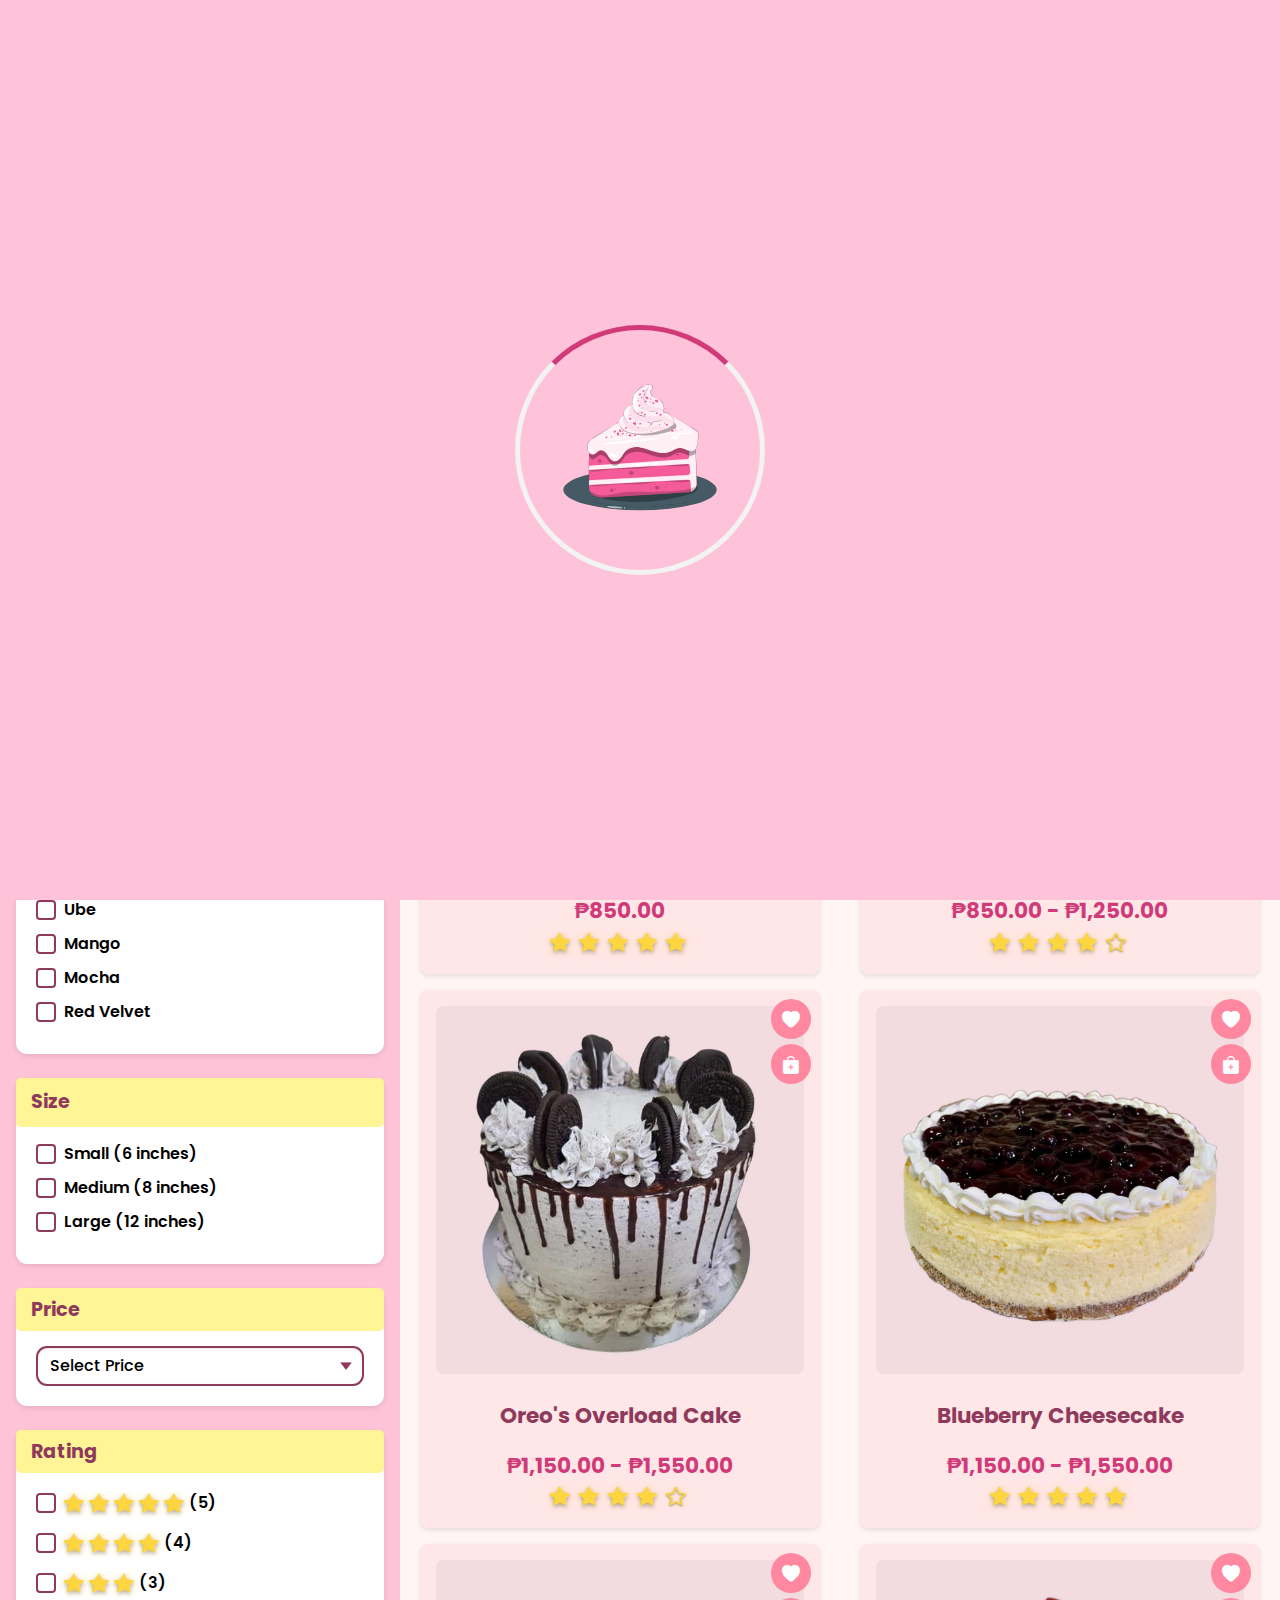
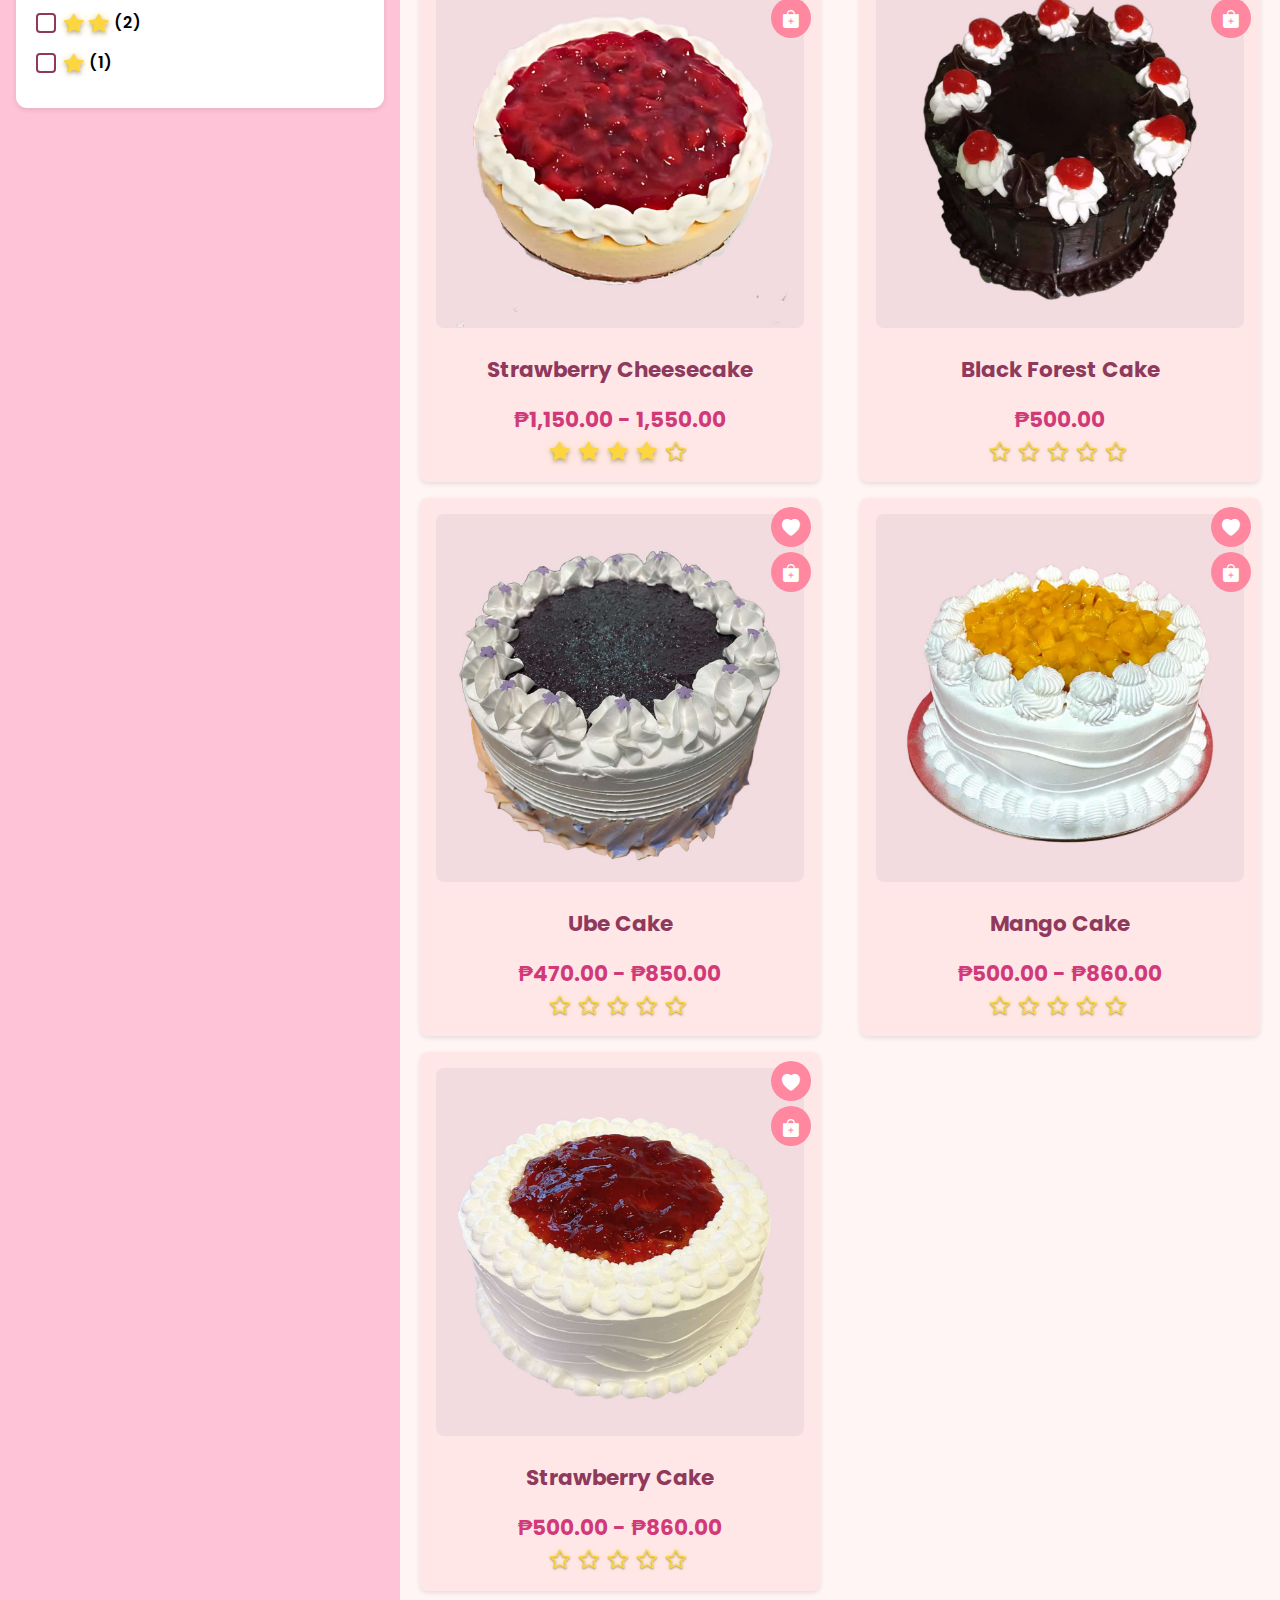
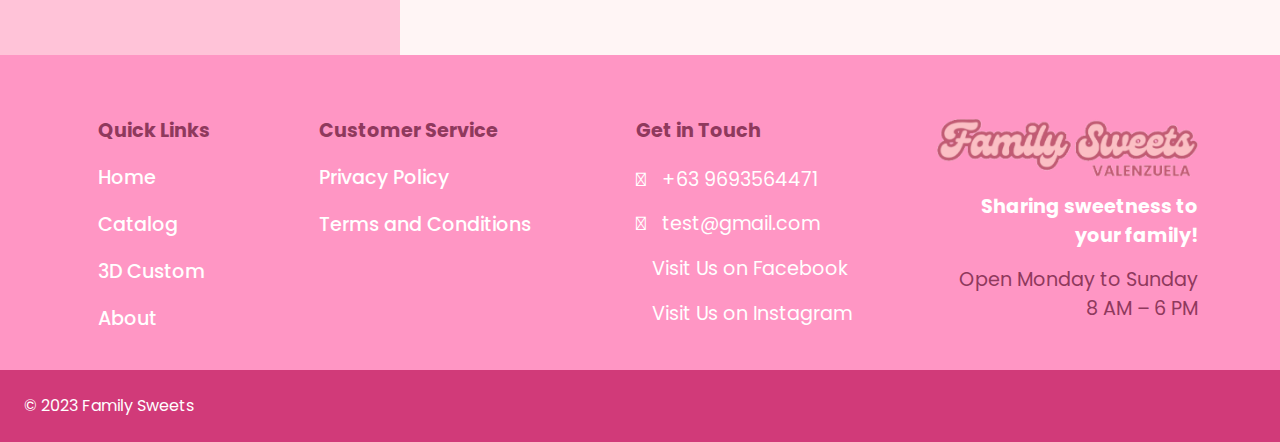
<file: collection.html>
<!DOCTYPE html>
<html lang="en">
<head>
    <meta charset="UTF-8">
    <title>Catalog | Family Sweets Valenzuela</title>
    <meta name="viewport" content="width=device-width, initial-scale=1.0">
    <link rel="stylesheet" href="css/header.css" />
    <link rel="stylesheet" href="css/index.css" />
    <link rel="stylesheet" href="css/collection.css">
    <link rel="stylesheet" href="css/side-bar.css">
    <link rel="stylesheet" href="css/modal.css">
    <link rel="icon" href="css/designs/cake-icon.png" type="image/x-icon">
    <link href="https://fonts.googleapis.com/css2?family=Poppins:wght@400;500;600;700&display=swap" rel="stylesheet">
    <link href="https://fonts.googleapis.com/css2?family=Leckerli+One&display" rel="stylesheet">
    <link href="https://cdn.jsdelivr.net/npm/bootstrap-icons/font/bootstrap-icons.css" rel="stylesheet">
    <link href="https://cdn.jsdelivr.net/npm/bootstrap@5.3.0-alpha1/dist/css/bootstrap.min.css" rel="stylesheet">
    <link rel="stylesheet" href="css/footer.css" />
    <link rel='stylesheet' href='https://cdnjs.cloudflare.com/ajax/libs/font-awesome/4.6.3/css/font-awesome.min.css'>
    <link rel="stylesheet" href="https://cdnjs.cloudflare.com/ajax/libs/font-awesome/6.5.1/css/all.min.css" integrity="sha512-DTOQO9RWCH3ppGqcWaEA1BIZOC6xxalwEsw9c2QQeAIftl+Vegovlnee1c9QX4TctnWMn13TZye+giMm8e2LwA==" crossorigin="anonymous" referrerpolicy="no-referrer" />
    <link rel="stylesheet" href="bootstrap-5.3.2-dist/css/bootstrap.css">
    <link rel="stylesheet" href="css/preloader.css" />
    <script src="bootstrap-5.3.2-dist/js/bootstrap.bundle.js "></script>
</head>
<body>
    <div class="preloaderBg" id="preloader">
        <svg class="animated preloader1" id="freepik_stories-red-velvet-cake" xmlns="http://www.w3.org/2000/svg" viewBox="0 0 500 500" version="1.1" xmlns:xlink="http://www.w3.org/1999/xlink" xmlns:svgjs="http://svgjs.com/svgjs"><style>svg#freepik_stories-red-velvet-cake:not(.animated) .animable {opacity: 0;}svg#freepik_stories-red-velvet-cake.animated #freepik--Cake--inject-19 {animation: 1.5s Infinite  linear floating;animation-delay: 0s;}            @keyframes floating {                0% {                    opacity: 1;                    transform: translateY(0px);                }                50% {                    transform: translateY(-10px);                }                100% {                    opacity: 1;                    transform: translateY(0px);                }            }        .animator-hidden { display: none; }</style><g id="freepik--Table--inject-19" class="animable animator-hidden" style="transform-origin: 250px 302px;"><g id="elqh6z6n8uzj"><g style="opacity: 0.9; transform-origin: 250px 302px;" class="animable" id="elnl6cbzhu3ih"><path d="M459.35,302c0,.15-93.74.26-209.34.26S40.65,302.19,40.65,302s93.72-.26,209.36-.26S459.35,301.9,459.35,302Z" style="fill: rgb(38, 50, 56); transform-origin: 250px 302px;" id="elsb6non98cp" class="animable"></path></g></g></g><g id="freepik--Cake--inject-19" class="animable animator-active" style="transform-origin: 250px 280.589px;"><ellipse cx="250" cy="387.04" rx="191.74" ry="51.37" style="fill: rgb(69, 90, 100); transform-origin: 250px 387.04px;" id="elgygwr1y77l" class="animable"></ellipse><g id="el791eo4f9wi2"><g style="opacity: 0.9; transform-origin: 251.355px 405.14px;" class="animable" id="elkfentn6qwoi"><path d="M65.6,381.91a13.28,13.28,0,0,0,.74,4c.81,2.51,3,5.88,6.91,9.09,7.73,6.51,21.34,12.46,38.63,17.32,34.7,9.76,84.52,15.62,139.46,15.64S356.13,422,390.83,412.28c17.29-4.86,30.9-10.81,38.63-17.33,3.88-3.2,6.1-6.57,6.91-9.08a13.71,13.71,0,0,0,.74-4s0,.35,0,1a11.68,11.68,0,0,1-.61,3,16,16,0,0,1-2.27,4.35,28.13,28.13,0,0,1-4.61,4.86c-7.73,6.6-21.35,12.61-38.66,17.52-34.73,9.87-84.59,15.79-139.59,15.81s-104.83-5.94-139.56-15.81c-17.31-4.91-30.93-10.92-38.66-17.52a27.75,27.75,0,0,1-4.61-4.86,16,16,0,0,1-2.27-4.35,12.42,12.42,0,0,1-.45-1.7c-.07-.5-.15-.92-.16-1.26C65.6,382.26,65.6,381.91,65.6,381.91Z" style="fill: rgb(38, 50, 56); transform-origin: 251.355px 405.14px;" id="els10dlx4tmwg" class="animable"></path></g></g><g id="eli2gwatnygln"><g style="opacity: 0.3; transform-origin: 261.275px 389.906px;" class="animable" id="eloy1q7huavg"><path d="M387,371.22c-3.49-2.14-7.52-2.8-11.46-3.38a482.53,482.53,0,0,0-76.86-5l-169.6,33.05c2.33,7,9.81,9.48,16.31,10.87A462.88,462.88,0,0,0,378,396.7c7.06-2.16,15.55-6.59,15.47-14.87C393.42,377.34,390.53,373.37,387,371.22Z" id="el2llpw0hbri1" class="animable" style="transform-origin: 261.275px 389.906px;"></path></g></g><g id="elslgu9soi3c"><g style="opacity: 0.6; transform-origin: 186.254px 430.481px;" class="animable" id="el9kwy90u06da"><path d="M205.13,431.89c0,1.1-.28,2.14-15.11,1a141.88,141.88,0,0,1-18.9-2.56c-2-.47-3.82-1.12-3.74-1.66.18-1.29,1.93-1.18,4.16-.95,4.85.35,11.38.6,18.71,1.13C204.94,430,205.12,430.76,205.13,431.89Z" style="fill: rgb(255, 255, 255); transform-origin: 186.254px 430.481px;" id="elabgqak2ivr" class="animable"></path></g></g><g id="el9ivlqu73q4"><g style="opacity: 0.6; transform-origin: 211.133px 432.633px;" class="animable" id="el4eocxatn9t9"><path d="M211,430.69l-.46.11a1.9,1.9,0,0,0-1.15,1.72,2,2,0,0,0,1.62,2.06,1.89,1.89,0,0,0,1.84-1.81A1.77,1.77,0,0,0,211,430.69Z" style="fill: rgb(255, 255, 255); transform-origin: 211.133px 432.633px;" id="elpyl0g303qj" class="animable"></path></g></g><path d="M122.8,284.93s-.69,84.76,0,97.16,10.34,24.81,32.39,24.12c17.82-.56,161.67-9.66,216.2-13.14a21.65,21.65,0,0,0,20.26-22.22l-3.54-123.14s-109.57-66.15-112.32-65.46S122.8,284.93,122.8,284.93Z" style="fill: #F45B98; transform-origin: 257.076px 294.241px;" id="elccjhxmqas0i" class="animable"></path><g id="elp1znc5rc1r"><path d="M388.76,270.18a6.09,6.09,0,0,0-7.08-4l-4.77,1.06a6.07,6.07,0,0,0-4.76,6.21l1.15,30.28a6.07,6.07,0,0,1-5.66,6.33L122.5,327.17v10.37l245.64-15.2a6.08,6.08,0,0,1,6.47,5.79l.59,15.51a6.08,6.08,0,0,1-5.66,6.34l-247,13.45.1,11.87,247.3-13.69a6.09,6.09,0,0,1,6.48,5.79l1.1,24.39a21.67,21.67,0,0,0,14.16-20.94Z" style="fill: rgb(255, 255, 255); opacity: 0.9; transform-origin: 257.094px 328.914px;" class="animable" id="elx4y0artrfin"></path></g><g id="elcq253wbtd78"><g style="opacity: 0.9; transform-origin: 122.39px 345.455px;" class="animable" id="elptrkpuhe65s"><path d="M122.39,310.8c.14,0,.26,15.52.26,34.65s-.12,34.66-.26,34.66-.26-15.52-.26-34.66S122.25,310.8,122.39,310.8Z" style="fill: rgb(38, 50, 56); transform-origin: 122.39px 345.455px;" id="elhrjhjwkoa5" class="animable"></path></g></g><g id="el2fx25k74wgf"><g style="opacity: 0.9; transform-origin: 390.414px 328.455px;" class="animable" id="elz1e757yyx1e"><path d="M389.15,284.66c.15,0,.83,19.6,1.53,43.78s1.14,43.8,1,43.81-.83-19.6-1.52-43.79S389,284.66,389.15,284.66Z" style="fill: rgb(38, 50, 56); transform-origin: 390.414px 328.455px;" id="el7d3t6mli9f3" class="animable"></path></g></g><g id="eljpftc89q21"><g style="opacity: 0.2; transform-origin: 257.73px 392.334px;" class="animable" id="el19ffnqsaxxv"><path d="M390,378.43c-18.92,13.36-73.21,12.66-109.75,13.9-27.7.94-54.73-2.47-81.94,2.64-12.56,2.37-26.64,5.76-39.41,6.46-12.11.66-23.46-4.52-33.94-10.55,4,8.83,13.54,15.85,30.27,15.33,17.82-.56,161.67-9.66,216.2-13.14a21.62,21.62,0,0,0,19.07-14.51Z" id="el997f1v5szdt" class="animable" style="transform-origin: 257.73px 392.334px;"></path></g></g><g id="el1rn56gvoxd6"><g style="opacity: 0.2; transform-origin: 179.574px 387.817px;" class="animable" id="elc6l60zeu2bs"><path d="M182.83,384.92a4.83,4.83,0,0,0-3.77-1.23h-.15c-2.68.15-3.57,1.63-3.82,3a4.41,4.41,0,0,0,1.48,3.87c1.69,1.57,4.58,2,6.3.42A4.32,4.32,0,0,0,182.83,384.92Z" id="el7jsd6abbti" class="animable" style="transform-origin: 179.574px 387.817px;"></path></g></g><g id="elrdt9zk47hje"><g style="opacity: 0.2; transform-origin: 293.267px 381.969px;" class="animable" id="eluhjw11bauvo"><path d="M297.37,378.37a6.17,6.17,0,0,0-4.76-1.54h0l-.19,0h0c-3.38.18-4.52,2-4.84,3.75a5.44,5.44,0,0,0,1.88,4.81c2.14,2,5.8,2.44,8,.52A5.29,5.29,0,0,0,297.37,378.37Z" id="el7uonk4jkfv" class="animable" style="transform-origin: 293.267px 381.969px;"></path></g></g><g id="eltnuaboym0il"><g style="opacity: 0.2; transform-origin: 228.507px 345.207px;" class="animable" id="elejvtk3aicnc"><path d="M232.62,341.6a6.21,6.21,0,0,0-4.77-1.53h-.19c-3.39.18-4.52,2-4.84,3.75a5.41,5.41,0,0,0,1.88,4.8c2.14,2,5.8,2.45,8,.53A5.31,5.31,0,0,0,232.62,341.6Z" id="elngg8esnwh3" class="animable" style="transform-origin: 228.507px 345.207px;"></path></g></g><g id="elcwvtdd6bz3"><g style="opacity: 0.2; transform-origin: 149.469px 315.096px;" class="animable" id="elgfopn6at9xj"><path d="M151.1,310.62a4.14,4.14,0,0,0-4,0l0,0-.12.07,0,0c-2.37,1.15-2.49,3.19-2.08,4.88a6.31,6.31,0,0,0,3.15,3.92c2.27,1.2,5.08.59,5.93-1.83S153.32,311.84,151.1,310.62Z" id="el5a9hol44y1f" class="animable" style="transform-origin: 149.469px 315.096px;"></path></g></g><g id="elwwkmuc9lsyt"><g style="opacity: 0.2; transform-origin: 344.006px 299.454px;" class="animable" id="el53mz2mbjmsn"><path d="M346.06,297.66a3.05,3.05,0,0,0-2.38-.77h-.1a2.27,2.27,0,0,0-2.42,1.88,2.73,2.73,0,0,0,.94,2.4,3.11,3.11,0,0,0,4,.26A2.64,2.64,0,0,0,346.06,297.66Z" id="elltioa71m2f" class="animable" style="transform-origin: 344.006px 299.454px;"></path></g></g><g id="elwgfsutgw0k"><g style="opacity: 0.2; transform-origin: 313.188px 380.678px;" class="animable" id="elhdcz52i3eg"><path d="M314.11,379.1a1,1,0,0,0-1.07-.66H313c-.76.08-1,.88-1.09,1.63a3.76,3.76,0,0,0,.43,2.09c.48.86,1.3,1.07,1.79.23A3.94,3.94,0,0,0,314.11,379.1Z" id="elqw5o4voeqzi" class="animable" style="transform-origin: 313.188px 380.678px;"></path></g></g><g id="elmuho96b0u"><g style="opacity: 0.2; transform-origin: 187.763px 385.25px;" class="animable" id="elxiab021ps6"><path d="M189.27,385.7a1.82,1.82,0,0,0-.34-1.44h0l0,0h0a1.34,1.34,0,0,0-1.71-.64,1.66,1.66,0,0,0-.95,1.23,1.83,1.83,0,0,0,1.1,2.1A1.62,1.62,0,0,0,189.27,385.7Z" id="el3quuj3aynsk" class="animable" style="transform-origin: 187.763px 385.25px;"></path></g></g><g id="elo3iu3jrt2j"><g style="opacity: 0.2; transform-origin: 278.798px 385.297px;" class="animable" id="elrlj0by10u0p"><path d="M280.3,385.8a1.8,1.8,0,0,0-.34-1.45h0l0-.05h0a1.35,1.35,0,0,0-1.71-.63,1.64,1.64,0,0,0-.94,1.22,1.81,1.81,0,0,0,1.09,2.1A1.62,1.62,0,0,0,280.3,385.8Z" id="elk9e703oyuwa" class="animable" style="transform-origin: 278.798px 385.297px;"></path></g></g><g id="elmje4k158vag"><g style="opacity: 0.2; transform-origin: 240.569px 339.601px;" class="animable" id="elxv6d9yb1ol"><path d="M242.09,340.05a1.8,1.8,0,0,0-.33-1.45h0l0,0v0a1.33,1.33,0,0,0-1.7-.63,1.63,1.63,0,0,0-1,1.23,1.8,1.8,0,0,0,1.09,2.09A1.6,1.6,0,0,0,242.09,340.05Z" id="elsr0qwzg6vxg" class="animable" style="transform-origin: 240.569px 339.601px;"></path></g></g><g id="elxqdvlrri2q"><g style="opacity: 0.2; transform-origin: 316.887px 373.917px;" class="animable" id="elkbfvp3fqt6"><path d="M318.39,374.41a1.79,1.79,0,0,0-.34-1.44h0l0-.05h0a1.35,1.35,0,0,0-1.71-.63,1.64,1.64,0,0,0-.94,1.22,1.81,1.81,0,0,0,1.09,2.1A1.62,1.62,0,0,0,318.39,374.41Z" id="ele0k4z8qvhbf" class="animable" style="transform-origin: 316.887px 373.917px;"></path></g></g><path d="M275.37,322.15c.08,1.45-12.44,3.31-27.92,4.66s-28.12,1.69-28.3.25S231.43,323,247,321.63,275.29,320.73,275.37,322.15Z" style="fill: rgb(255, 255, 255); transform-origin: 247.259px 324.402px;" id="el1l4sm9tl1d5" class="animable"></path><path d="M294.62,321c.11,1.43-2.64,2.8-6.12,3.06s-6.41-.69-6.51-2.12,2.63-2.81,6.12-3.07S294.51,319.59,294.62,321Z" style="fill: rgb(255, 255, 255); transform-origin: 288.305px 321.465px;" id="el2v9x9aoyv4a" class="animable"></path><path d="M265.54,361.52c.18,1.41-14.33,4.36-32.5,5.5s-32.93.05-32.93-1.36,14.61-2.69,32.6-3.84S265.36,360.07,265.54,361.52Z" style="fill: rgb(255, 255, 255); transform-origin: 232.826px 364.081px;" id="eloo4ojj8178" class="animable"></path><g id="elkjl4pgs9x7"><g style="opacity: 0.2; transform-origin: 248.17px 331.901px;" class="animable" id="el25bap67n7up"><path d="M122.5,338.41c12,5.65,26,2,39.06-.12,33.94-5.61,68.91-.62,103-5.55,14.12-2,28-5.78,42.29-6.19,14.41-.42,28.79,2.59,43.18,1.7,8.73-.53,15.73.24,23.81-3.08-1.71-4.63-14.28-2.21-23.54-1.71-29.11,1.58-54.14,3.09-83.21,5.13-48.8,3.43-95.65,5.25-144.45,9" id="elrh0t2wmphf" class="animable" style="transform-origin: 248.17px 331.901px;"></path></g></g><g id="el5c0q67k8xwl"><g style="opacity: 0.2; transform-origin: 249.995px 370.377px;" class="animable" id="elh5t3nanq647"><path d="M352.21,363.25c-29.13,1.2-54.18,2.38-83.28,4-48.84,2.79-95.81,4.78-144.66,7.91h0c11.91,5.81,26,2.39,39.07.4,34-5.16,68.9.28,103-4.2,14.14-1.85,28.11-5.41,42.37-5.63s28.75,3,43.16,2.27c8.72-.42,15.72.44,23.85-2.77C374.08,360.62,361.47,362.87,352.21,363.25Z" id="elats6w1ipzte" class="animable" style="transform-origin: 249.995px 370.377px;"></path></g></g><g id="elgzc17vadua5"><g style="opacity: 0.3; transform-origin: 258.744px 256.161px;" class="animable" id="elm9dd65b2ccg"><path d="M394.88,254.89c-.52-5.36-102.16-62-111.28-67.55-6.82-4.13-14.56-1.68-18.85.79-36.91,21.28-123.47,75.82-130.94,81-4.11,2.84-9.07,5-11.31,6.76l.24,17.85-.07,7.93c2.09,5.71,5.51,9.72,11.47,8.53,6.48-1.29,10.28-8.72,16.71-10.22,7.41-1.74,13.94,5,18,11.52s8.33,14.08,15.81,15.49c6.75,1.26,13.29-3.3,17.56-8.68s7.25-11.77,12.1-16.62c9.14-9.12,23.4-11.11,36.16-9.17s24.74,7.21,37.16,10.72,26.11,5.17,37.94,0c7.42-3.24,14.06-9.1,22.16-9.46,10.85-.49,20.46,9.19,31.24,7.88a15,15,0,0,0,10.56-5.79l-.38-14C391.07,273.48,395.76,264,394.88,254.89Z" id="el2grr6sbwjtj" class="animable" style="transform-origin: 258.744px 256.161px;"></path></g></g><path d="M394.88,243.32c.88,9.14.75,23-1.2,31.37S387.5,289,378.94,290.08c-10.78,1.31-20.39-8.36-31.24-7.88-8.1.36-14.74,6.23-22.16,9.46-11.84,5.15-25.53,3.49-37.94,0s-24.4-8.78-37.16-10.72-27,.05-36.16,9.17c-4.85,4.85-7.82,11.25-12.1,16.63s-10.81,9.93-17.56,8.67c-7.48-1.4-11.79-9-15.81-15.49s-10.55-13.26-18-11.52c-6.43,1.51-10.23,8.93-16.71,10.22-6,1.19-11.81-3.64-13.9-9.36-1.35-3.68-1.77-8.59-1.7-13.23a15.07,15.07,0,0,1,5.85-11.64c2.24-1.73,5.31-4,9.42-6.83,7.47-5.16,94-59.7,130.94-81,4.29-2.47,12-4.92,18.85-.79C292.72,181.29,394.36,238,394.88,243.32Z" style="fill: #F45B98; transform-origin: 256.947px 244.587px;" id="elg1oc0yku30s" class="animable"></path><g id="eljttrt2nf0rc"><g style="opacity: 0.9; transform-origin: 256.947px 244.587px;" class="animable" id="elzr3glsyv2j"><path d="M394.88,243.32c.88,9.14.75,23-1.2,31.37S387.5,289,378.94,290.08c-10.78,1.31-20.39-8.36-31.24-7.88-8.1.36-14.74,6.23-22.16,9.46-11.84,5.15-25.53,3.49-37.94,0s-24.4-8.78-37.16-10.72-27,.05-36.16,9.17c-4.85,4.85-7.82,11.25-12.1,16.63s-10.81,9.93-17.56,8.67c-7.48-1.4-11.79-9-15.81-15.49s-10.55-13.26-18-11.52c-6.43,1.51-10.23,8.93-16.71,10.22-6,1.19-11.81-3.64-13.9-9.36-1.35-3.68-1.77-8.59-1.7-13.23a15.07,15.07,0,0,1,5.85-11.64c2.24-1.73,5.31-4,9.42-6.83,7.47-5.16,94-59.7,130.94-81,4.29-2.47,12-4.92,18.85-.79C292.72,181.29,394.36,238,394.88,243.32Z" style="fill: rgb(255, 255, 255); transform-origin: 256.947px 244.587px;" id="eljovthhcee9" class="animable"></path></g></g><g id="eljyioe0qcyb"><path d="M145.25,258a3.55,3.55,0,0,0,2.18,6.62c50.41-3.7,196.16-17.48,225.47-20.26a1.62,1.62,0,0,0,.71-3c-17.37-9.94-80.41-45.92-96.24-53.8a7.84,7.84,0,0,0-7.31.18Z" style="fill: rgb(255, 255, 255); opacity: 0.3; transform-origin: 258.911px 225.696px;" class="animable" id="elfvfui4bfdlo"></path></g><path d="M298.05,258.66c.14,1.43-31.88,5.77-71.51,9.69s-71.88,5.93-72,4.5,31.87-5.77,71.51-9.69S297.91,257.23,298.05,258.66Z" style="fill: rgb(255, 255, 255); transform-origin: 226.295px 265.755px;" id="elgi2u9u1uh1f" class="animable"></path><path d="M346,255.79c.36,2.11-3.59,4.55-8.89,4.84s-9.48-1.7-9.36-3.84,4.13-3.69,8.93-4S345.66,253.65,346,255.79Z" style="fill: rgb(255, 255, 255); transform-origin: 336.885px 256.699px;" id="el4dkuqxmhq6e" class="animable"></path><path d="M193.66,299.34c-1.61-.88-3.56.06-5.39.27a9.81,9.81,0,0,1-6.35-1.81c-1.89-1.22-3.7-3.16-5.48-4.53a3.07,3.07,0,0,0-2.38-.62c-.79.18-1.24.87-.76,2.11,2,3.07,4.13,6.18,7,8.54s6.59,3.88,10.22,3.22a5.88,5.88,0,0,0,4.2-2.67A3.39,3.39,0,0,0,193.66,299.34Z" style="fill: rgb(255, 255, 255); transform-origin: 184.137px 299.643px;" id="ela3qjtjrnmpp" class="animable"></path><path d="M129.07,288.92a6.71,6.71,0,0,1-.89-3.14,16.9,16.9,0,0,0-.4-3.27,3.76,3.76,0,0,0-2-2.5,2,2,0,0,0-.87-.11,2.68,2.68,0,0,0-2.39,2.64,17.47,17.47,0,0,0,2.6,10.62c1.09,1.57,2.75,2.95,4.78,2.67a2.66,2.66,0,0,0,2.35-2.44C132.31,291.44,130.1,290.49,129.07,288.92Z" style="fill: rgb(255, 255, 255); transform-origin: 127.359px 287.879px;" id="ela17g7lo8tog" class="animable"></path><path d="M380.86,243.26a3.56,3.56,0,0,0-1.49-1.21c-9.36-5.07-29-14-29-14s14.5,8.79,21.39,12.38a2,2,0,0,1,1.1,1.76c-.05,1.26-1.34,1.56-2.4,1.68-16,1.92-31.92,2.66-47.87,4.57,0,0,17.22,1.45,32.21,0s22.74-1,25.27-2.56C381.43,245,381.27,244,380.86,243.26Z" style="fill: rgb(255, 255, 255); transform-origin: 351.87px 238.567px;" id="elrawrweky7jm" class="animable"></path><g id="el28ckygv4tnw"><g style="opacity: 0.3; transform-origin: 270.633px 233.75px;" class="animable" id="elneppg8c2h1o"><path d="M341,225.52c-.83-3.14-4.15-4.9-7.24-5.9-7.16-2.34-14.8-2.71-22.32-3-32.41-1.25-65.81-1.18-95.94,10.8l-15.43-.59c1.91,17.49,37.24,22.89,56.33,24.25s38.27-1.67,56.77-6.56c7.93-2.09,15.93-4.6,22.6-9.39C339,232.86,342,229.28,341,225.52Z" id="elxsqweh4zdec" class="animable" style="transform-origin: 270.633px 233.75px;"></path></g></g><path d="M333.89,223.24a25.84,25.84,0,0,0-25-29.9c4.21-12.14-1.37-26.91-12.56-33.24-4.26-2.41-9.13-3.68-13.25-6.33s-7.52-7.46-6.37-12.22c1.11-4.57,6.11-8,4.8-12.94a7.48,7.48,0,0,0-5-5c-4.23-1.41-8.49,0-12.42,1.72-10,4.26-19.47,10.35-26,19s-9.75,20.26-6.8,30.72a22.08,22.08,0,0,0-21.7,26.37,13.6,13.6,0,0,0-10.46,8.63,18.6,18.6,0,0,0-1,5.07A24.23,24.23,0,0,0,209,236.82c8.92,6,25.52,12.36,54.62,9.72C315,241.87,333.89,223.24,333.89,223.24Z" style="fill: #F45B98; transform-origin: 266.149px 185.094px;" id="el8e82bm8i4dc" class="animable"></path><g id="el13a8s6kiumh"><g style="opacity: 0.9; transform-origin: 266.149px 185.094px;" class="animable" id="elybuuii8eazc"><path d="M333.89,223.24a25.84,25.84,0,0,0-25-29.9c4.21-12.14-1.37-26.91-12.56-33.24-4.26-2.41-9.13-3.68-13.25-6.33s-7.52-7.46-6.37-12.22c1.11-4.57,6.11-8,4.8-12.94a7.48,7.48,0,0,0-5-5c-4.23-1.41-8.49,0-12.42,1.72-10,4.26-19.47,10.35-26,19s-9.75,20.26-6.8,30.72a22.08,22.08,0,0,0-21.7,26.37,13.6,13.6,0,0,0-10.46,8.63,18.6,18.6,0,0,0-1,5.07A24.23,24.23,0,0,0,209,236.82c8.92,6,25.52,12.36,54.62,9.72C315,241.87,333.89,223.24,333.89,223.24Z" style="fill: rgb(255, 255, 255); transform-origin: 266.149px 185.094px;" id="els8pv5o02qtl" class="animable"></path></g></g><g id="el0jb8zmit4xra"><g style="opacity: 0.1; transform-origin: 278.881px 199.147px;" class="animable" id="elavg8mayzvvb"><path d="M231.3,175.13c-1.33,9.88,7.91,20.45,17.34,25s20.42,4.43,30.88,3.63,21.12-2.14,31.31.34,21.26,8.77,23.06,19.1c-7.36-5.7-18.09-7-27.4-7.44s-18.58.93-27.84,2a92.07,92.07,0,0,1-27.07-1c-9.18-1.59-16.65-4.83-22.39-12.17s-7.2-20.94-2.57-29A13.89,13.89,0,0,1,231.3,175.13Z" style="fill: #F45B98; transform-origin: 278.881px 199.147px;" id="elve1etqqpuzj" class="animable"></path></g></g><g id="el6xo952kt20i"><g style="opacity: 0.1; transform-origin: 279.332px 163.25px;" class="animable" id="elvwjtxvids0r"><path d="M293.14,181.41C279.11,178.9,271.6,177,265,170c-4.58-4.89-5.6-12.33-4.14-18.87s5.05-12.39,8.81-17.94a41.65,41.65,0,0,0-20.26,30.61c-.62,5.15-.21,10.59,2.32,15.12,4.36,7.79,12.51,9.87,21.36,11,15.56,2,30.62-3.39,36.42,3.39h0C309.1,186.27,300.1,182.65,293.14,181.41Z" style="fill: #F45B98; transform-origin: 279.332px 163.25px;" id="elfql8wh94dy" class="animable"></path></g></g><g id="elr7nkpp02lqn"><g style="opacity: 0.1; transform-origin: 261.136px 221.808px;" class="animable" id="elq8szny74l8e"><path d="M291.49,227.28c-7.88.12-15.67,1.65-23.51,2.45-11.7,1.2-23.83.71-34.73-3.71s-20.43-13.2-23.68-24.51l-2.41.68c-1.63,12.48,3.74,22,13.55,29.88s23,11,35.51,9.78c12-1.17,23.65-4.45,35.67-5.42a23,23,0,0,1,12.4,2.29l11.11-4.4C309,229.77,299.37,227.16,291.49,227.28Z" style="fill: #F45B98; transform-origin: 261.136px 221.808px;" id="elubs46ketvr" class="animable"></path></g></g><path d="M216,205.63c-.65.22-1.93-1.27-2.69-4.24A19.53,19.53,0,0,1,222,180.56c2.66-1.54,4.61-1.67,4.91-1.06s-.9,1.94-2.57,3.91A28.6,28.6,0,0,0,217,201.06C216.76,203.63,216.73,205.41,216,205.63Z" style="fill: rgb(255, 255, 255); transform-origin: 219.896px 192.406px;" id="elcilbwltust" class="animable"></path><path d="M245.29,142.79c.83.74-.31,3.28-1.7,7.13a45.48,45.48,0,0,0-1.19,30.33c1.08,3.95,2,6.57,1.12,7.25s-3.44-.92-6.12-4.9a28.09,28.09,0,0,1-3.52-7.61,31.84,31.84,0,0,1,.81-20.49,28.19,28.19,0,0,1,4.1-7.31C241.78,143.43,244.53,142.09,245.29,142.79Z" style="fill: rgb(255, 255, 255); transform-origin: 239.068px 165.132px;" id="elgau7737u2fh" class="animable"></path><path d="M202.1,221.94c-.66.21-1.67-.65-2.35-2.5a10.26,10.26,0,0,1-.59-3.36,13.21,13.21,0,0,1,2.49-7.9,10.61,10.61,0,0,1,2.41-2.42c1.62-1.12,2.95-1.24,3.36-.69s0,1.68-.58,3.11a39.61,39.61,0,0,0-3.43,10.88C203.1,220.58,202.8,221.72,202.1,221.94Z" style="fill: rgb(255, 255, 255); transform-origin: 203.372px 213.361px;" id="elk8g74hw1se" class="animable"></path><path d="M194.68,242.94c-.33.13-2.87.26-2.52,2.87s-.18,6.71,2.09,6,4.36-2.36,3.75-4.41S196.59,242.16,194.68,242.94Z" style="fill: #F45B98; transform-origin: 195.117px 247.356px;" id="el2j0cm86c1kp" class="animable"></path><path d="M232.54,219.42c-.06.36-1.31,2.58,1.09,3.67s5.59,3.73,6.2,1.44.33-4.95-1.73-5.52S232.9,217.39,232.54,219.42Z" style="fill: #F45B98; transform-origin: 236.138px 221.831px;" id="elqw7m36fe3" class="animable"></path><path d="M287.59,163c-.06.36-1.31,2.58,1.09,3.68s5.59,3.72,6.21,1.43.32-4.95-1.74-5.52S288,161,287.59,163Z" style="fill: #F45B98; transform-origin: 291.194px 165.419px;" id="el57pvwitfwmy" class="animable"></path><path d="M263.54,155.13c-.06.35-1.31,2.57,1.09,3.67s5.59,3.72,6.2,1.43.33-4.95-1.73-5.52S263.9,153.09,263.54,155.13Z" style="fill: #F45B98; transform-origin: 267.138px 157.534px;" id="ellzf1uci7ubc" class="animable"></path><path d="M259.43,200.68c.2.16,1.16,1.65,2.62.54s4.13-2.23,2.92-3.36-2.94-1.82-4-.74S258.3,199.8,259.43,200.68Z" style="fill: #F45B98; transform-origin: 262.16px 199.104px;" id="elkzemflq5gj" class="animable"></path><path d="M280.92,172.15c.2.16,1.16,1.65,2.62.53s4.13-2.22,2.92-3.35-2.94-1.82-4-.74S279.78,171.27,280.92,172.15Z" style="fill: #F45B98; transform-origin: 283.648px 170.572px;" id="elc649hgny239" class="animable"></path><path d="M261.59,167.78c.19.15,1.15,1.65,2.62.53s4.12-2.22,2.92-3.35-2.95-1.83-4-.75S260.45,166.89,261.59,167.78Z" style="fill: #F45B98; transform-origin: 264.317px 166.197px;" id="elnu09uvbfy7e" class="animable"></path><path d="M208.58,244.33c-.43.11-6.1,1.44-4.19,3s2.44,2,4.19.81S209.53,244.09,208.58,244.33Z" style="fill: #F45B98; transform-origin: 206.806px 246.567px;" id="elqeif1jtu2g" class="animable"></path><path d="M252.05,219.21c-.43.11-6.1,1.44-4.18,3s2.44,2,4.18.81S253,219,252.05,219.21Z" style="fill: #F45B98; transform-origin: 250.277px 221.449px;" id="el5gi09r2e8rv" class="animable"></path><path d="M280,220.16c-.43.11-6.1,1.44-4.18,3s2.44,2,4.18.8S281,219.91,280,220.16Z" style="fill: #F45B98; transform-origin: 278.235px 222.396px;" id="el1k6u929h582" class="animable"></path><path d="M255.93,192.12c-.43.11-6.1,1.44-4.18,3s2.44,2,4.18.81S256.88,191.87,255.93,192.12Z" style="fill: #F45B98; transform-origin: 254.157px 194.357px;" id="el7l3473q4ipn" class="animable"></path><path d="M216.53,229.92c-.43.11-6.1,1.44-4.18,3s2.44,2,4.18.8S217.48,229.67,216.53,229.92Z" style="fill: #F45B98; transform-origin: 214.757px 232.156px;" id="eldv6aqamb7ud" class="animable"></path><path d="M273.82,217.84c-.26.06-3.66.86-2.51,1.81s1.46,1.21,2.51.48S274.39,217.69,273.82,217.84Z" style="fill: #F45B98; transform-origin: 272.757px 219.19px;" id="elgx3kdh2l0mp" class="animable"></path><path d="M238.74,248.74c-.43.11-6.1,1.44-4.18,3s2.44,2,4.18.8S239.69,248.5,238.74,248.74Z" style="fill: #F45B98; transform-origin: 236.967px 250.976px;" id="elhiiwqiludco" class="animable"></path><path d="M338.35,229.15c-.43.11-6.1,1.44-4.19,3s2.44,2,4.19.81S339.3,228.91,338.35,229.15Z" style="fill: #F45B98; transform-origin: 336.576px 231.387px;" id="elhvyi6t85pv5" class="animable"></path><path d="M250.05,174c-.43.11-6.1,1.44-4.18,3s2.44,2,4.18.8S251,173.71,250.05,174Z" style="fill: #F45B98; transform-origin: 248.277px 176.233px;" id="el8x0ywgm4mk3" class="animable"></path><path d="M260.22,137.73c-.43.11-6.1,1.44-4.18,3s2.44,2,4.18.8S261.17,137.48,260.22,137.73Z" style="fill: #F45B98; transform-origin: 258.447px 139.966px;" id="elsv3izm3di5" class="animable"></path><path d="M293.81,193.19c-.43.11-6.1,1.44-4.18,3s2.44,2,4.18.81S294.76,193,293.81,193.19Z" style="fill: #F45B98; transform-origin: 292.037px 195.43px;" id="elb7au9j52iow" class="animable"></path><path d="M201.66,250.87c-1.19,0-2.41.53-1.89,1.31a1.25,1.25,0,0,0,1.89.52C202.47,252.27,201.66,250.87,201.66,250.87Z" style="fill: #F45B98; transform-origin: 200.833px 251.906px;" id="eluyp5nskztn8" class="animable"></path><path d="M355.29,235.93c-1.19,0-2.41.52-1.89,1.31a1.26,1.26,0,0,0,1.89.52C356.1,237.32,355.29,235.93,355.29,235.93Z" style="fill: #F45B98; transform-origin: 354.463px 236.963px;" id="el1embb9u09ii" class="animable"></path><path d="M274.43,226.21c-1.19,0-2.41.53-1.88,1.31a1.25,1.25,0,0,0,1.88.52C275.25,227.61,274.43,226.21,274.43,226.21Z" style="fill: #F45B98; transform-origin: 273.609px 227.243px;" id="eljkxkozpa9b" class="animable"></path><path d="M216.17,249.84c-1.19,0-2.41.53-1.89,1.31a1.26,1.26,0,0,0,1.89.52C217,251.24,216.17,249.84,216.17,249.84Z" style="fill: #F45B98; transform-origin: 215.348px 250.873px;" id="eljr0m4ifd8lm" class="animable"></path><path d="M340.17,236.73c-1.19,0-2.41.52-1.89,1.31a1.26,1.26,0,0,0,1.89.52C341,238.12,340.17,236.73,340.17,236.73Z" style="fill: #F45B98; transform-origin: 339.348px 237.763px;" id="elvriy3s7qxlc" class="animable"></path><path d="M238.83,213.9c-1.19,0-2.41.52-1.88,1.31a1.25,1.25,0,0,0,1.88.52C239.65,215.29,238.83,213.9,238.83,213.9Z" style="fill: #F45B98; transform-origin: 238.009px 214.933px;" id="el9ouqyna4g9l" class="animable"></path><path d="M225.92,200.42c-1.19,0-2.41.53-1.88,1.31a1.25,1.25,0,0,0,1.88.52C226.74,201.82,225.92,200.42,225.92,200.42Z" style="fill: #F45B98; transform-origin: 225.099px 201.453px;" id="eljc9k6oyvem" class="animable"></path><path d="M201.77,246.59c-.8,0-1.63.36-1.28.89a.86.86,0,0,0,1.28.35C202.32,247.54,201.77,246.59,201.77,246.59Z" style="fill: #F45B98; transform-origin: 201.211px 247.289px;" id="elng4lkifkmvj" class="animable"></path><path d="M323.56,240.92c-.81,0-1.63.36-1.28.89a.86.86,0,0,0,1.28.35C324.11,241.87,323.56,240.92,323.56,240.92Z" style="fill: #F45B98; transform-origin: 323.001px 241.619px;" id="elry6zd53ul2o" class="animable"></path><path d="M309.46,225.44c-.8,0-1.63.35-1.27.88a.84.84,0,0,0,1.27.35C310,226.38,309.46,225.44,309.46,225.44Z" style="fill: #F45B98; transform-origin: 308.902px 226.136px;" id="el3p6jdcklvkk" class="animable"></path><path d="M249.16,192.1c-.8,0-1.63.35-1.27.88a.85.85,0,0,0,1.27.36C249.71,193,249.16,192.1,249.16,192.1Z" style="fill: #F45B98; transform-origin: 248.604px 192.797px;" id="elcca5q8fvaks" class="animable"></path><path d="M280.54,165.14c-.8,0-1.63.36-1.28.89a.86.86,0,0,0,1.28.35C281.09,166.09,280.54,165.14,280.54,165.14Z" style="fill: #F45B98; transform-origin: 279.981px 165.839px;" id="eljxtg06ine" class="animable"></path><path d="M266.69,145.27c-.8,0-1.63.35-1.27.88a.85.85,0,0,0,1.27.36C267.24,146.21,266.69,145.27,266.69,145.27Z" style="fill: #F45B98; transform-origin: 266.134px 145.967px;" id="elzqm5b62yykf" class="animable"></path><path d="M247,157.44c-.8,0-1.62.35-1.27.88a.85.85,0,0,0,1.27.36C247.57,158.38,247,157.44,247,157.44Z" style="fill: #F45B98; transform-origin: 246.45px 158.137px;" id="el59tkxoanc8n" class="animable"></path><path d="M228.23,217.34c-.81,0-1.63.36-1.28.89a.86.86,0,0,0,1.28.35C228.78,218.28,228.23,217.34,228.23,217.34Z" style="fill: #F45B98; transform-origin: 227.671px 218.039px;" id="elr8xqon9k0c" class="animable"></path><path d="M179.5,253.55l-1.74.43s-.7.69-.44,1.3a1.42,1.42,0,0,0,1.06,1c.33,0,.86.26,1.12,0s.7-.09.87-.52a2.24,2.24,0,0,0,0-1.31C180.28,254.06,179.5,253.55,179.5,253.55Z" style="fill: #F45B98; transform-origin: 178.865px 254.973px;" id="elnynbth1165i" class="animable"></path><path d="M311.7,218.46l-1.74.43s-.7.7-.44,1.31a1.4,1.4,0,0,0,1.06,1c.34,0,.86.27,1.12,0s.7-.08.87-.52a2.17,2.17,0,0,0,0-1.31C312.48,219,311.7,218.46,311.7,218.46Z" style="fill: #F45B98; transform-origin: 311.067px 219.89px;" id="elmbk7kvpnzym" class="animable"></path><path d="M245.59,230.55l-1.74.43s-.7.7-.44,1.31a1.42,1.42,0,0,0,1.06,1c.34,0,.86.27,1.12,0s.7-.08.87-.52a2.17,2.17,0,0,0,0-1.31C246.38,231.07,245.59,230.55,245.59,230.55Z" style="fill: #F45B98; transform-origin: 244.957px 231.98px;" id="ellr3xmnmjanh" class="animable"></path><path d="M184.34,240.58c-.21.39-1.05,2.85,1,3.21a5.91,5.91,0,0,0,2.77-.29,2.45,2.45,0,0,0,1.68-2.33v-.26a2.38,2.38,0,0,0-1.27-2.14.69.69,0,0,0-.3-.1A3.5,3.5,0,0,0,184.34,240.58Z" style="fill: #F45B98; transform-origin: 186.891px 241.218px;" id="ellvytbgw5l3" class="animable"></path><path d="M314.73,223.55c-.21.39-1,2.85,1,3.21a5.93,5.93,0,0,0,2.77-.29,2.45,2.45,0,0,0,1.67-2.33v-.25a2.38,2.38,0,0,0-1.27-2.15.82.82,0,0,0-.29-.1A3.51,3.51,0,0,0,314.73,223.55Z" style="fill: #F45B98; transform-origin: 317.285px 224.189px;" id="el0ekg3idrg7lf" class="animable"></path><path d="M298.76,198.59c-.22.38-1.05,2.85,1,3.21a5.8,5.8,0,0,0,2.77-.3,2.44,2.44,0,0,0,1.68-2.32v-.26a2.4,2.4,0,0,0-1.28-2.15.76.76,0,0,0-.29-.1A3.49,3.49,0,0,0,298.76,198.59Z" style="fill: #F45B98; transform-origin: 301.309px 199.223px;" id="elgthr1ws575d" class="animable"></path><path d="M247.14,148c-.21.38-1,2.85,1,3.21a5.8,5.8,0,0,0,2.77-.3,2.44,2.44,0,0,0,1.68-2.33v-.25a2.39,2.39,0,0,0-1.27-2.15.86.86,0,0,0-.3-.1A3.49,3.49,0,0,0,247.14,148Z" style="fill: #F45B98; transform-origin: 249.7px 148.633px;" id="elw9huaxjyfn" class="animable"></path><path d="M222.67,208.7c-.21.39-1,2.85,1.05,3.21a5.94,5.94,0,0,0,2.77-.29,2.45,2.45,0,0,0,1.67-2.33V209a2.38,2.38,0,0,0-1.27-2.15.8.8,0,0,0-.3-.1A3.5,3.5,0,0,0,222.67,208.7Z" style="fill: #F45B98; transform-origin: 225.253px 209.316px;" id="elrapvqbv6p99" class="animable"></path><path d="M245.15,197.2c.21.09,1.49.33,1.29-1.08a5.46,5.46,0,0,0-.62-1.77,1.28,1.28,0,0,0-1.36-.81l-.12,0a1.15,1.15,0,0,0-.76,1.1.42.42,0,0,0,0,.2A2.86,2.86,0,0,0,245.15,197.2Z" style="fill: #F45B98; transform-origin: 245.015px 195.401px;" id="el4ztq9dg69xs" class="animable"></path><path d="M245.71,166.9c.21.09,1.49.34,1.29-1.07a5.38,5.38,0,0,0-.62-1.77,1.28,1.28,0,0,0-1.36-.81l-.12,0a1.14,1.14,0,0,0-.76,1.1.42.42,0,0,0,0,.2A2.83,2.83,0,0,0,245.71,166.9Z" style="fill: #F45B98; transform-origin: 245.575px 165.108px;" id="elbmwwa0h3iaj" class="animable"></path><path d="M262.3,150.4c.21.09,1.49.33,1.29-1.08a5.71,5.71,0,0,0-.62-1.77,1.29,1.29,0,0,0-1.36-.81l-.12,0a1.14,1.14,0,0,0-.76,1.09.72.72,0,0,0,0,.21A2.85,2.85,0,0,0,262.3,150.4Z" style="fill: #F45B98; transform-origin: 262.167px 148.602px;" id="elqi3zesp3u4s" class="animable"></path><path d="M277.39,161.68c.22.09,1.49.33,1.29-1.08a5.46,5.46,0,0,0-.62-1.77,1.27,1.27,0,0,0-1.36-.8l-.12,0a1.14,1.14,0,0,0-.76,1.09.46.46,0,0,0,0,.21A2.84,2.84,0,0,0,277.39,161.68Z" style="fill: #F45B98; transform-origin: 277.255px 159.886px;" id="elir3ypmblc6" class="animable"></path><path d="M166,253.79c-.61.38-3.13,1.34-2.35,3.35s4.88.42,4.62-1.14S167.62,252.82,166,253.79Z" style="fill: #F45B98; transform-origin: 165.892px 255.791px;" id="eldiivmwko35o" class="animable"></path><path d="M198.1,236.58c-.34.11-1,5,1.12,5.75s3.6.35,3.63-1.31S203.09,234.92,198.1,236.58Z" style="fill: #F45B98; transform-origin: 200.294px 239.454px;" id="eld5juj30oodt" class="animable"></path><path d="M221.7,251.67c0,.37,4.12,3,5.7,1.37s1.81-3.14.31-3.85S222.26,246.45,221.7,251.67Z" style="fill: #F45B98; transform-origin: 225.209px 250.885px;" id="elfs5qlm0iskb" class="animable"></path><path d="M327.42,240.29c0,.36,4.12,2.94,5.7,1.36s1.81-3.13.31-3.84S328,235.06,327.42,240.29Z" style="fill: #F45B98; transform-origin: 330.929px 239.489px;" id="eln5dfgzzuzgn" class="animable"></path><path d="M205.05,241c.07.8.88,1.74,1.75,1.22s1.48-1.74.78-2.09S204.88,238.84,205.05,241Z" style="fill: #F45B98; transform-origin: 206.462px 240.997px;" id="elzqywmsr3x0p" class="animable"></path><path d="M215.12,245.7c.06.8.87,1.74,1.74,1.22s1.48-1.74.79-2.09S215,243.52,215.12,245.7Z" style="fill: #F45B98; transform-origin: 216.531px 245.693px;" id="eljd1tnw4k4z" class="animable"></path><path d="M327.52,233.23c.06.8.87,1.75,1.74,1.22s1.48-1.74.78-2.09S327.34,231.05,327.52,233.23Z" style="fill: #F45B98; transform-origin: 328.927px 233.225px;" id="els2hfe2l8m3i" class="animable"></path><path d="M276.65,241.79c.07.81.87,1.75,1.75,1.22s1.48-1.74.78-2.09S276.48,239.62,276.65,241.79Z" style="fill: #F45B98; transform-origin: 278.063px 241.787px;" id="elf95vcqvus57" class="animable"></path><path d="M297.73,224.11c.06.8.87,1.74,1.74,1.22s1.48-1.74.78-2.09S297.55,221.93,297.73,224.11Z" style="fill: #F45B98; transform-origin: 299.137px 224.103px;" id="el7sfffkrmrzc" class="animable"></path><path d="M274,168.25c.07.8.88,1.74,1.75,1.22s1.48-1.74.78-2.09S273.83,166.07,274,168.25Z" style="fill: #F45B98; transform-origin: 275.412px 168.243px;" id="el3jmk7gmf5iw" class="animable"></path><path d="M252.42,156.22c.06.8.87,1.74,1.74,1.22s1.48-1.74.78-2.09S252.24,154,252.42,156.22Z" style="fill: #F45B98; transform-origin: 253.827px 156.205px;" id="elv7gf6ex6s2" class="animable"></path><g id="elqp4ce3xwci"><g style="opacity: 0.9; transform-origin: 266.089px 172.964px;" class="animable" id="el5jd94dbw1fb"><path d="M198.13,215.2a10.37,10.37,0,0,1,.09-1.29,17,17,0,0,1,.81-3.68,13.19,13.19,0,0,1,3.26-5.11,13.59,13.59,0,0,1,7.29-3.75l-.11.16a22,22,0,0,1-.1-8,22.62,22.62,0,0,1,3.34-8.61,21.79,21.79,0,0,1,7.58-7.06,22.55,22.55,0,0,1,11-3l-.21.27c-3.05-10.56.28-23.65,8.79-33.37a58.3,58.3,0,0,1,15.49-12.43,83.59,83.59,0,0,1,9.31-4.55,28.75,28.75,0,0,1,5-1.65,13.47,13.47,0,0,1,5.37-.17,8.66,8.66,0,0,1,5.64,3.37,6.89,6.89,0,0,1,1.19,3.11,7.15,7.15,0,0,1-.44,3.28,36.91,36.91,0,0,1-3.13,5.59,9.56,9.56,0,0,0-1.6,5.79,11.05,11.05,0,0,0,2.26,5.51,16.36,16.36,0,0,0,4.38,4c3.36,2.12,7.12,3.34,10.6,5a27,27,0,0,1,9,6.66,29.86,29.86,0,0,1,5.51,9.11,28.24,28.24,0,0,1,.5,19l-.18-.26a26.5,26.5,0,0,1,9.51,2,26.8,26.8,0,0,1,7.35,4.64,25.47,25.47,0,0,1,7.39,11.65,25.88,25.88,0,0,1,1.13,8.7,19.93,19.93,0,0,1-.35,3.05s0-.27.08-.78.12-1.27.16-2.27a26.57,26.57,0,0,0-1.22-8.64,25.34,25.34,0,0,0-7.4-11.48,26.43,26.43,0,0,0-7.27-4.55,25.92,25.92,0,0,0-9.39-2h-.26l.09-.25a28.38,28.38,0,0,0-14.91-34.2c-3.44-1.61-7.22-2.83-10.66-5a16.91,16.91,0,0,1-4.52-4.13,11.5,11.5,0,0,1-2.36-5.77,8.58,8.58,0,0,1,.34-3.18,13.89,13.89,0,0,1,1.32-2.91,36.59,36.59,0,0,0,3.1-5.5,6.76,6.76,0,0,0,.4-3.05,6.28,6.28,0,0,0-1.1-2.87,8.12,8.12,0,0,0-5.31-3.16c-3.46-.64-6.93.48-10.1,1.79a82.51,82.51,0,0,0-9.25,4.52,57.73,57.73,0,0,0-15.37,12.3c-8.43,9.6-11.73,22.53-8.76,32.93l.08.27h-.28a22.11,22.11,0,0,0-10.81,2.86,21.47,21.47,0,0,0-7.48,6.92,22.22,22.22,0,0,0-3.33,8.46,21.86,21.86,0,0,0,0,7.88l0,.14-.13,0a13.39,13.39,0,0,0-7.19,3.64,13.16,13.16,0,0,0-3.27,5,18,18,0,0,0-.87,3.64c0,.41-.09.72-.12,1S198.13,215.2,198.13,215.2Z" style="fill: rgb(38, 50, 56); transform-origin: 266.089px 172.964px;" id="elg3l5m3t9s79" class="animable"></path></g></g><g id="elpbz9yolc67a"><g style="opacity: 0.9; transform-origin: 157.668px 254.88px;" class="animable" id="elqv646092kbr"><path d="M197.74,217.19a1.35,1.35,0,0,1-.25.18l-.74.5-2.89,1.87-10.66,6.8-35.3,22.27c-6.91,4.33-13.51,8.44-19.14,12.67a59.29,59.29,0,0,0-7.53,6.55,11.74,11.74,0,0,0-2.32,3.77,15.73,15.73,0,0,0-.89,4,26.38,26.38,0,0,0,.44,7.12,46.15,46.15,0,0,0,1.34,5.26c.44,1.43.83,2.52,1.1,3.25.12.35.22.63.3.85l.09.29a1.16,1.16,0,0,1-.14-.27l-.35-.83c-.3-.73-.72-1.81-1.2-3.23a44.1,44.1,0,0,1-1.42-5.26,26.34,26.34,0,0,1-.53-7.21,16.15,16.15,0,0,1,.88-4.14,12.21,12.21,0,0,1,2.39-3.93,59.85,59.85,0,0,1,7.55-6.64c5.65-4.27,12.25-8.39,19.15-12.72L183,226.23c4.52-2.79,8.18-5.07,10.75-6.66l2.94-1.79.77-.45A1.13,1.13,0,0,1,197.74,217.19Z" style="fill: rgb(38, 50, 56); transform-origin: 157.668px 254.88px;" id="elixtqp18o7y" class="animable"></path></g></g><g id="elvt1lb1eymwb"><g style="opacity: 0.9; transform-origin: 363.582px 244.33px;" class="animable" id="elwea2hdgu0eb"><path d="M388.51,285.45s.29-.3.77-.92a13.56,13.56,0,0,0,1.7-3,50.22,50.22,0,0,0,3-12.26,126.2,126.2,0,0,0,1.18-18.76c0-1.77-.09-3.59-.29-5.42-.05-.45-.12-.91-.21-1.36a2.33,2.33,0,0,0-.17-.61,3.47,3.47,0,0,0-.37-.54,16.37,16.37,0,0,0-2-2c-3-2.43-6.3-4.65-9.71-6.91-6.85-4.47-13.52-8.51-19.6-12.16s-11.6-6.86-16.24-9.56l-11-6.37-3-1.73-.77-.47a1.07,1.07,0,0,1-.26-.17,1.29,1.29,0,0,1,.28.13l.8.41,3,1.66c2.63,1.45,6.42,3.56,11.08,6.22s10.2,5.85,16.3,9.47,12.79,7.65,19.65,12.14a115.27,115.27,0,0,1,9.75,7,15.41,15.41,0,0,1,2.09,2,4.55,4.55,0,0,1,.43.62,3.57,3.57,0,0,1,.22.74c.09.48.15.94.2,1.41.21,1.86.25,3.68.28,5.46a123.1,123.1,0,0,1-1.29,18.82,47.8,47.8,0,0,1-3.24,12.29,12.85,12.85,0,0,1-1.79,3A6.06,6.06,0,0,1,388.51,285.45Z" style="fill: rgb(38, 50, 56); transform-origin: 363.582px 244.33px;" id="eljmlhftf9phl" class="animable"></path></g></g><g id="eljkfb977ng3k"><g style="opacity: 0.9; transform-origin: 215.713px 210.45px;" class="animable" id="elwdrhz9g5k3"><path d="M221.93,220.61a3.73,3.73,0,0,1-.86-.45,17.91,17.91,0,0,1-2.18-1.53,25.52,25.52,0,0,1-2.88-2.7,26.39,26.39,0,0,1-5-8.22,25.45,25.45,0,0,1-1.11-3.79,19,19,0,0,1-.37-2.63,3.36,3.36,0,0,1,0-1c.09,0,.21,1.37.74,3.52a27.93,27.93,0,0,0,1.2,3.7,30.12,30.12,0,0,0,2.13,4.25,30.91,30.91,0,0,0,2.82,3.83,28.23,28.23,0,0,0,2.76,2.74C220.81,219.8,222,220.53,221.93,220.61Z" style="fill: rgb(38, 50, 56); transform-origin: 215.713px 210.45px;" id="elg82oukiz6uh" class="animable"></path></g></g><g id="el30kghdbz7m2"><g style="opacity: 0.9; transform-origin: 252.98px 190.099px;" class="animable" id="elyjznrnm3xb"><path d="M275.4,203.42a2.57,2.57,0,0,1-.59.1c-.39,0-1,.13-1.7.19a60.83,60.83,0,0,1-6.29.23,53.05,53.05,0,0,1-9.31-.91,40.54,40.54,0,0,1-10.84-3.65,32.83,32.83,0,0,1-9.1-6.94,28.24,28.24,0,0,1-5.12-7.82,22.94,22.94,0,0,1-1.72-6.07,16.09,16.09,0,0,1-.15-1.7,2.26,2.26,0,0,1,0-.6s.11.82.35,2.27a24.61,24.61,0,0,0,1.86,5.95,28.6,28.6,0,0,0,5.13,7.65,33,33,0,0,0,9,6.8,41.77,41.77,0,0,0,10.71,3.64,55.9,55.9,0,0,0,9.21,1c2.65.07,4.79,0,6.27-.07l1.71-.09A2.3,2.3,0,0,1,275.4,203.42Z" style="fill: rgb(38, 50, 56); transform-origin: 252.98px 190.099px;" id="elis0xjl4byoi" class="animable"></path></g></g><g id="el9u5g1f2x9xt"><g style="opacity: 0.9; transform-origin: 272.733px 185.705px;" class="animable" id="elu20u07y2ij"><path d="M293.54,189.6a10.49,10.49,0,0,1-1.74.34c-1.12.18-2.75.42-4.78.67a62.52,62.52,0,0,1-15.91.23A30.87,30.87,0,0,1,256.4,185a21.06,21.06,0,0,1-3.46-3.38c-.37-.43-.6-.82-.78-1.06s-.25-.38-.23-.39a29.92,29.92,0,0,0,4.7,4.54,31.75,31.75,0,0,0,14.55,5.66,67.73,67.73,0,0,0,15.8-.08l4.79-.5A13.39,13.39,0,0,1,293.54,189.6Z" style="fill: rgb(38, 50, 56); transform-origin: 272.733px 185.705px;" id="el90tqi9xac7l" class="animable"></path></g></g><g id="elnwyrfo1xz49"><g style="opacity: 0.9; transform-origin: 284.755px 216.135px;" class="animable" id="elhm8vr97cvys"><path d="M305.43,213.29a10,10,0,0,1-1.58.47c-1,.26-2.52.61-4.37,1-3.7.81-8.84,1.78-14.56,2.56s-10.94,1.23-14.72,1.44c-1.89.11-3.42.17-4.48.19a10.93,10.93,0,0,1-1.64,0,9,9,0,0,1,1.63-.18l4.46-.36c3.77-.31,9-.81,14.68-1.59s10.85-1.68,14.56-2.4l4.39-.85A12,12,0,0,1,305.43,213.29Z" style="fill: rgb(38, 50, 56); transform-origin: 284.755px 216.135px;" id="elti2nws3a2q" class="animable"></path></g></g><g id="elkml2n23ofz"><g style="opacity: 0.9; transform-origin: 266.001px 151.294px;" class="animable" id="eltrzcucla6w"><path d="M272.56,129.65a2.32,2.32,0,0,1-.26.43l-.82,1.16c-.72,1-1.77,2.44-3,4.25a72.27,72.27,0,0,0-4.11,6.55,39.29,39.29,0,0,0-3.58,8.7,26,26,0,0,0-.7,9.33,21.08,21.08,0,0,0,2.12,7.33,16.85,16.85,0,0,0,3,4.2c.87.87,1.41,1.29,1.38,1.33s-.15-.08-.42-.27a13.33,13.33,0,0,1-1.1-.91,15.64,15.64,0,0,1-3.18-4.18,20.84,20.84,0,0,1-2.28-7.44,25.91,25.91,0,0,1,.68-9.52,38.51,38.51,0,0,1,3.66-8.8,66.74,66.74,0,0,1,4.23-6.53c1.3-1.79,2.4-3.2,3.17-4.16l.9-1.11C272.43,129.76,272.54,129.64,272.56,129.65Z" style="fill: rgb(38, 50, 56); transform-origin: 266.001px 151.294px;" id="eljxl5h9ptlm" class="animable"></path></g></g></g><defs>     <filter id="active" height="200%">         <feMorphology in="SourceAlpha" result="DILATED" operator="dilate" radius="2"></feMorphology>                <feFlood flood-color="#32DFEC" flood-opacity="1" result="PINK"></feFlood>        <feComposite in="PINK" in2="DILATED" operator="in" result="OUTLINE"></feComposite>        <feMerge>            <feMergeNode in="OUTLINE"></feMergeNode>            <feMergeNode in="SourceGraphic"></feMergeNode>        </feMerge>    </filter>    <filter id="hover" height="200%">        <feMorphology in="SourceAlpha" result="DILATED" operator="dilate" radius="2"></feMorphology>                <feFlood flood-color="#ff0000" flood-opacity="0.5" result="PINK"></feFlood>        <feComposite in="PINK" in2="DILATED" operator="in" result="OUTLINE"></feComposite>        <feMerge>            <feMergeNode in="OUTLINE"></feMergeNode>            <feMergeNode in="SourceGraphic"></feMergeNode>        </feMerge>            <feColorMatrix type="matrix" values="0   0   0   0   0                0   1   0   0   0                0   0   0   0   0                0   0   0   1   0 "></feColorMatrix>    </filter></defs></svg>
        <div class="preloader2"></div>
    </div>

    <nav class="navbar navbar-expand-lg bg-navbar">
        <div class="container-fluid">
            <div class="d-flex align-items-center">            
            <button class="navbar-toggler" type="button" data-bs-toggle="collapse" data-bs-target="#navbarNavDropdown" aria-controls="navbarNavDropdown" aria-expanded="false" aria-label="Toggle navigation">
                    <img src="css/designs/hamburger-logo.png" alt="Hamburger Icon">
                </button>
    
                <a class="navbar-brand" href="index.html">
                    <img src="css/designs/logo.png" alt="Family Sweets Valenzuela Logo" class="img-fluid"/>
                </a>
            </div>
            
            <div class="align-items-center navbar-icon-sm">
                <div class="heart-container favoritesButton" title="Favorites" id="favorites-icon">
                    <a href="favorites.html" class="button-link">
                        <div class="svg-container">
                            <svg viewBox="0 0 100 100" class="svg-outline" xmlns="http://www.w3.org/2000/svg">
                                <g transform="translate(0.000000,100.000000) scale(0.100000,-0.100000)"
                                   fill="var(--heart-color)" stroke="none">
                                    <path d="M184 914 c-61 -22 -119 -77 -150 -142 -23 -46 -28 -71 -28 -132 -1
                                    -66 4 -85 31 -140 60 -122 190 -253 374 -378 42 -29 82 -52 89 -52 18 0 120
                                    70 227 157 201 162 294 330 264 474 -48 226 -305 305 -454 140 l-37 -41 -37
                                    41 c-20 22 -55 50 -77 61 -52 27 -148 33 -202 12z"/>
                                </g>
                            </svg>
                            <svg viewBox="0 0 100 100" class="svg-filled" xmlns="http://www.w3.org/2000/svg">
                                <g transform="translate(0.000000,100.000000) scale(0.100000,-0.100000)"
                                   fill="var(--heart-color)" stroke="none">
                                    <path d="M184 914 c-61 -22 -119 -77 -150 -142 -23 -46 -28 -71 -28 -132 -1
                                    -66 4 -85 31 -140 60 -122 190 -253 374 -378 42 -29 82 -52 89 -52 18 0 120
                                    70 227 157 201 162 294 330 264 474 -48 226 -305 305 -454 140 l-37 -41 -37
                                    41 c-20 22 -55 50 -77 61 -52 27 -148 33 -202 12z"/>
                                </g>
                            </svg>
                            <svg class="svg-celebrate" width="100" height="100" xmlns="http://www.w3.org/2000/svg">
                                <polygon points="10,10 20,20"></polygon>
                                <polygon points="10,50 20,50"></polygon>
                                <polygon points="20,80 30,70"></polygon>
                                <polygon points="90,10 80,20"></polygon>
                                <polygon points="90,50 80,50"></polygon>
                                <polygon points="80,80 70,70"></polygon>
                            </svg>
                        </div>
                    </a>
                </div>
                
                <div class="heart-container cartButton" title="Shopping Bag" id="shopping-bag-icon">
                
                        <div class="svg-container">
                            <svg viewBox="0 0 100 100" class="svg-outline" xmlns="http://www.w3.org/2000/svg">
                                <g transform="translate(0.000000,100.000000) scale(0.100000,-0.100000)"
                                   fill="var(--heart-color)" stroke="none">
                                    <path d="M446 958 c-62 -17 -112 -75 -126 -146 -12 -58 -12 -58 -56 -70 -73
                                    -20 -74 -24 -90 -343 -15 -314 -15 -321 46 -352 31 -16 62 -17 296 -15 246 3
                                    263 4 284 23 12 11 26 30 31 42 11 30 -16 576 -31 602 -12 24 -60 51 -88 51
                                    -15 0 -22 11 -30 56 -7 30 -21 68 -32 84 -43 60 -128 88 -204 68z m109 -64
                                    c42 -19 63 -50 71 -103 l7 -41 -133 0 -133 0 7 41 c8 52 29 83 69 103 41 20
                                    71 20 112 0z m-170 -264 c9 -27 -1 -40 -30 -40 -29 0 -39 13 -30 40 4 13 15
                                    20 30 20 15 0 26 -7 30 -20z m284 6 c16 -20 3 -46 -24 -46 -25 0 -38 21 -29
                                    45 8 19 38 19 53 1z"/>
                                </g>
                            </svg>
                            <svg viewBox="0 0 100 100" class="svg-filled" xmlns="http://www.w3.org/2000/svg">
                                <g transform="translate(0.000000,100.000000) scale(0.100000,-0.100000)"
                                   fill="var(--heart-color)" stroke="none">
                                    <path d="M446 958 c-62 -17 -112 -75 -126 -146 -12 -58 -12 -58 -56 -70 -73
                                    -20 -74 -24 -90 -343 -15 -314 -15 -321 46 -352 31 -16 62 -17 296 -15 246 3
                                    263 4 284 23 12 11 26 30 31 42 11 30 -16 576 -31 602 -12 24 -60 51 -88 51
                                    -15 0 -22 11 -30 56 -7 30 -21 68 -32 84 -43 60 -128 88 -204 68z m109 -64
                                    c42 -19 63 -50 71 -103 l7 -41 -133 0 -133 0 7 41 c8 52 29 83 69 103 41 20
                                    71 20 112 0z m-170 -264 c9 -27 -1 -40 -30 -40 -29 0 -39 13 -30 40 4 13 15
                                    20 30 20 15 0 26 -7 30 -20z m284 6 c16 -20 3 -46 -24 -46 -25 0 -38 21 -29
                                    45 8 19 38 19 53 1z"/>
                                </g>
                            </svg>
                            <svg class="svg-celebrate" width="100" height="100" xmlns="http://www.w3.org/2000/svg">
                                <polygon points="10,10 20,20"></polygon>
                                <polygon points="10,50 20,50"></polygon>
                                <polygon points="20,80 30,70"></polygon>
                                <polygon points="90,10 80,20"></polygon>
                                <polygon points="90,50 80,50"></polygon>
                                <polygon points="80,80 70,70"></polygon>
                            </svg>
                        </div>
            
                </div>
                
                <div class="heart-container" title="User" id="user-icon">
                    <a href="login.html" class="button-link">
                        <div class="svg-container">
                            <svg viewBox="0 0 94 94" class="svg-outline" xmlns="http://www.w3.org/2000/svg">
                                <g transform="translate(0.000000,94.000000) scale(0.100000,-0.100000)"
                                   fill="var(--heart-color)" stroke="none">
                                    <path d="M330 931 c-163 -50 -220 -235 -112 -361 85 -100 226 -107 321 -17 95
                                    90 95 227 2 318 -62 59 -139 81 -211 60z"/>
                                    <path d="M120 461 c-48 -25 -87 -92 -106 -181 -27 -129 -10 -202 60 -254 26
                                    -20 40 -21 314 -21 269 0 289 1 321 20 58 34 73 75 67 180 -2 50 -9 106 -15
                                    126 -37 123 -148 182 -237 127 -91 -58 -159 -60 -251 -8 -61 35 -104 38 -153
                                    11z"/>
                                </g>
                            </svg>
                            <svg viewBox="0 0 94 94" class="svg-filled" xmlns="http://www.w3.org/2000/svg">
                                <g transform="translate(0.000000,94.000000) scale(0.100000,-0.100000)"
                                   fill="var(--heart-color)" stroke="none">
                                    <path d="M330 931 c-163 -50 -220 -235 -112 -361 85 -100 226 -107 321 -17 95
                                    90 95 227 2 318 -62 59 -139 81 -211 60z"/>
                                    <path d="M120 461 c-48 -25 -87 -92 -106 -181 -27 -129 -10 -202 60 -254 26
                                    -20 40 -21 314 -21 269 0 289 1 321 20 58 34 73 75 67 180 -2 50 -9 106 -15
                                    126 -37 123 -148 182 -237 127 -91 -58 -159 -60 -251 -8 -61 35 -104 38 -153
                                    11z"/>
                                </g>
                            </svg>
                            <svg class="svg-celebrate" width="94" height="94" xmlns="http://www.w3.org/2000/svg">
                                <polygon points="10,10 20,20"></polygon>
                                <polygon points="10,50 20,50"></polygon>
                                <polygon points="20,80 30,70"></polygon>
                                <polygon points="90,10 80,20"></polygon>
                                <polygon points="90,50 80,50"></polygon>
                                <polygon points="80,80 70,70"></polygon>
                            </svg>
                        </div>
                    </a>
                </div>
            </div>
    
            
            <div class="collapse navbar-collapse justify-content-between" id="navbarNavDropdown">
                <ul class="navbar-nav mx-auto">
                    <li class="nav-item">
                        <a class="nav-link" href="index.html">Home</a>
                    </li>
                    <li class="nav-item">
                        <a class="nav-link" href="collection.html">Catalog</a>
                    </li>
                    <li class="nav-item customButton">
                        <a class="nav-link" href="">3D Custom</a>
                    </li>
                    <li class="nav-item">
                        <a class="nav-link" href="about-us.html">About</a>
                    </li>
                    <li class="nav-item nav-item-icon favoritesButton">
                        <a href="favorites.html" class="nav-link">Favorites</a>
                    </li>
                    <li class="nav-item nav-item-icon cartButton">
                        <a href="cart.html" class="nav-link">Shopping Bag</a>
                    </li>
                </ul>
            </div>
            
            <div class="align-items-center navbar-icon-bg">
                <div class="heart-container favoritesButton" title="Favorites">
                    <a href="favorites.html" class="button-link">
                        <div class="svg-container">
                            <svg viewBox="0 0 100 100" class="svg-outline" xmlns="http://www.w3.org/2000/svg">
                                <g transform="translate(0.000000,100.000000) scale(0.100000,-0.100000)"
                                   fill="var(--heart-color)" stroke="none">
                                    <path d="M184 914 c-61 -22 -119 -77 -150 -142 -23 -46 -28 -71 -28 -132 -1
                                    -66 4 -85 31 -140 60 -122 190 -253 374 -378 42 -29 82 -52 89 -52 18 0 120
                                    70 227 157 201 162 294 330 264 474 -48 226 -305 305 -454 140 l-37 -41 -37
                                    41 c-20 22 -55 50 -77 61 -52 27 -148 33 -202 12z"/>
                                </g>
                            </svg>
                            <svg viewBox="0 0 100 100" class="svg-filled" xmlns="http://www.w3.org/2000/svg">
                                <g transform="translate(0.000000,100.000000) scale(0.100000,-0.100000)"
                                   fill="var(--heart-color)" stroke="none">
                                    <path d="M184 914 c-61 -22 -119 -77 -150 -142 -23 -46 -28 -71 -28 -132 -1
                                    -66 4 -85 31 -140 60 -122 190 -253 374 -378 42 -29 82 -52 89 -52 18 0 120
                                    70 227 157 201 162 294 330 264 474 -48 226 -305 305 -454 140 l-37 -41 -37
                                    41 c-20 22 -55 50 -77 61 -52 27 -148 33 -202 12z"/>
                                </g>
                            </svg>
                            <svg class="svg-celebrate" width="100" height="100" xmlns="http://www.w3.org/2000/svg">
                                <polygon points="10,10 20,20"></polygon>
                                <polygon points="10,50 20,50"></polygon>
                                <polygon points="20,80 30,70"></polygon>
                                <polygon points="90,10 80,20"></polygon>
                                <polygon points="90,50 80,50"></polygon>
                                <polygon points="80,80 70,70"></polygon>
                            </svg>
                        </div>
                    </a>
                </div>
                
                <div class="heart-container cartButton" title="Shopping Bag" id="cartButton">
                    
                        <div class="svg-container">
                            <svg viewBox="0 0 100 100" class="svg-outline" xmlns="http://www.w3.org/2000/svg">
                                <g transform="translate(0.000000,100.000000) scale(0.100000,-0.100000)"
                                   fill="var(--heart-color)" stroke="none">
                                    <path d="M446 958 c-62 -17 -112 -75 -126 -146 -12 -58 -12 -58 -56 -70 -73
                                    -20 -74 -24 -90 -343 -15 -314 -15 -321 46 -352 31 -16 62 -17 296 -15 246 3
                                    263 4 284 23 12 11 26 30 31 42 11 30 -16 576 -31 602 -12 24 -60 51 -88 51
                                    -15 0 -22 11 -30 56 -7 30 -21 68 -32 84 -43 60 -128 88 -204 68z m109 -64
                                    c42 -19 63 -50 71 -103 l7 -41 -133 0 -133 0 7 41 c8 52 29 83 69 103 41 20
                                    71 20 112 0z m-170 -264 c9 -27 -1 -40 -30 -40 -29 0 -39 13 -30 40 4 13 15
                                    20 30 20 15 0 26 -7 30 -20z m284 6 c16 -20 3 -46 -24 -46 -25 0 -38 21 -29
                                    45 8 19 38 19 53 1z"/>
                                </g>
                            </svg>
                            <svg viewBox="0 0 100 100" class="svg-filled" xmlns="http://www.w3.org/2000/svg">
                                <g transform="translate(0.000000,100.000000) scale(0.100000,-0.100000)"
                                   fill="var(--heart-color)" stroke="none">
                                    <path d="M446 958 c-62 -17 -112 -75 -126 -146 -12 -58 -12 -58 -56 -70 -73
                                    -20 -74 -24 -90 -343 -15 -314 -15 -321 46 -352 31 -16 62 -17 296 -15 246 3
                                    263 4 284 23 12 11 26 30 31 42 11 30 -16 576 -31 602 -12 24 -60 51 -88 51
                                    -15 0 -22 11 -30 56 -7 30 -21 68 -32 84 -43 60 -128 88 -204 68z m109 -64
                                    c42 -19 63 -50 71 -103 l7 -41 -133 0 -133 0 7 41 c8 52 29 83 69 103 41 20
                                    71 20 112 0z m-170 -264 c9 -27 -1 -40 -30 -40 -29 0 -39 13 -30 40 4 13 15
                                    20 30 20 15 0 26 -7 30 -20z m284 6 c16 -20 3 -46 -24 -46 -25 0 -38 21 -29
                                    45 8 19 38 19 53 1z"/>
                                </g>
                            </svg>
                            <svg class="svg-celebrate" width="100" height="100" xmlns="http://www.w3.org/2000/svg">
                                <polygon points="10,10 20,20"></polygon>
                                <polygon points="10,50 20,50"></polygon>
                                <polygon points="20,80 30,70"></polygon>
                                <polygon points="90,10 80,20"></polygon>
                                <polygon points="90,50 80,50"></polygon>
                                <polygon points="80,80 70,70"></polygon>
                            </svg>
                        </div>
                    
                </div>
                
                <div class="heart-container" title="User" id="user-icon">
                    <a href="login.html" class="button-link">
                        <div class="svg-container">
                            <svg viewBox="0 0 94 94" class="svg-outline" xmlns="http://www.w3.org/2000/svg">
                                <g transform="translate(0.000000,94.000000) scale(0.100000,-0.100000)"
                                   fill="var(--heart-color)" stroke="none">
                                    <path d="M330 931 c-163 -50 -220 -235 -112 -361 85 -100 226 -107 321 -17 95
                                    90 95 227 2 318 -62 59 -139 81 -211 60z"/>
                                    <path d="M120 461 c-48 -25 -87 -92 -106 -181 -27 -129 -10 -202 60 -254 26
                                    -20 40 -21 314 -21 269 0 289 1 321 20 58 34 73 75 67 180 -2 50 -9 106 -15
                                    126 -37 123 -148 182 -237 127 -91 -58 -159 -60 -251 -8 -61 35 -104 38 -153
                                    11z"/>
                                </g>
                            </svg>
                            <svg viewBox="0 0 94 94" class="svg-filled" xmlns="http://www.w3.org/2000/svg">
                                <g transform="translate(0.000000,94.000000) scale(0.100000,-0.100000)"
                                   fill="var(--heart-color)" stroke="none">
                                    <path d="M330 931 c-163 -50 -220 -235 -112 -361 85 -100 226 -107 321 -17 95
                                    90 95 227 2 318 -62 59 -139 81 -211 60z"/>
                                    <path d="M120 461 c-48 -25 -87 -92 -106 -181 -27 -129 -10 -202 60 -254 26
                                    -20 40 -21 314 -21 269 0 289 1 321 20 58 34 73 75 67 180 -2 50 -9 106 -15
                                    126 -37 123 -148 182 -237 127 -91 -58 -159 -60 -251 -8 -61 35 -104 38 -153
                                    11z"/>
                                </g>
                            </svg>
                            <svg class="svg-celebrate" width="94" height="94" xmlns="http://www.w3.org/2000/svg">
                                <polygon points="10,10 20,20"></polygon>
                                <polygon points="10,50 20,50"></polygon>
                                <polygon points="20,80 30,70"></polygon>
                                <polygon points="90,10 80,20"></polygon>
                                <polygon points="90,50 80,50"></polygon>
                                <polygon points="80,80 70,70"></polygon>
                            </svg>
                        </div>
                    </a>
                </div>
            </div>
        </div>
    </nav>

    <div id="overlay" class="overlay"></div>

    <main>
        <img src="css/designs/cake-drip.png" alt="" class="m-0 p-0 img-fluid">
        
        <button class="back-to-top">
          <svg class="svgIcon" viewBox="0 0 384 512">
            <path
              d="M214.6 41.4c-12.5-12.5-32.8-12.5-45.3 0l-160 160c-12.5 12.5-12.5 32.8 0 45.3s32.8 12.5 45.3 0L160 141.2V448c0 17.7 14.3 32 32 32s32-14.3 32-32V141.2L329.4 246.6c12.5 12.5 32.8 12.5 45.3 0s12.5-32.8 0-45.3l-160-160z"
            ></path>
          </svg>
        </button>
        
        <div class="container-fluid px-4 py-0 my-0 col-12 text-center">
            <h1 class="title">Catalog</h1>
            <br>
        </div>

        <div class="wrapper">
            <nav id="sidebar" class="active">
                <div class="custom-menu">
                    <button type="button" id="sidebarCollapse" class="btn-1 btn-primary-1">
                        <i class="fa fa-bars"></i>
                    </button>
                </div>
                <h1 class="display-6"><i class="fa-solid fa-filter" style="color: #CB3473"></i> Filter by</h1>
                <div class="d-md-block p-3">
                    <div class="filter mb-4">
                        <div>
                            <h2 class="display-xxsm">Category</h2>
                        </div>
    
                        <label class="filter-label"><input type="checkbox">Cheesecake</label>
                        <label class="filter-label"><input type="checkbox">Overload Cake</label>
                        <label class="filter-label"><input type="checkbox">Classic Cake</label>
                        <label class="filter-label"><input type="checkbox">Other Sweets</label>
                    </div>
                    
                    <div class="filter mb-4">
                        <div>
                            <h2 class="display-xxsm">Shop By Flavor</h2>
                        </div>
    
                        <label class="filter-label"><input type="checkbox">Oreo</label>
                        <label class="filter-label"><input type="checkbox">Choco</label>
                        <label class="filter-label"><input type="checkbox">Blueberry</label>
                        <label class="filter-label"><input type="checkbox">Strawberry</label>
                        <label class="filter-label"><input type="checkbox">Ube</label>
                        <label class="filter-label"><input type="checkbox">Mango</label>
                        <label class="filter-label"><input type="checkbox">Mocha</label>
                        <label class="filter-label"><input type="checkbox">Red Velvet</label>
                    </div>
                    
                    <div class="filter mb-4">
                        <div>
                            <h2 class="display-xxsm">Size</h2>
                        </div>
    
                        <label class="filter-label">
                            <input type="checkbox" class="size-checkbox" value="small"> Small (6 inches)
                        </label>
                        <label class="filter-label">
                            <input type="checkbox" class="size-checkbox" value="medium"> Medium (8 inches)
                        </label>
                        <label class="filter-label">
                            <input type="checkbox" class="size-checkbox" value="large"> Large (12 inches)
                        </label>
                    </div>
                    
                    <div class="filter mb-4">
                        <div class="price-filter">
                            <h2>Price</h2>
                            <select id="priceSelect" class="form-select">
                                <option value="">Select Price</option>
                                <option value="below-1000">Below ₱1,000</option>
                                <option value="1000-1500">₱1,000 - ₱1,500</option>
                                <option value="1501-2000">₱1,501 - ₱2,000</option>
                                <option value="above-2000">Above ₱2,000</option>
                            </select>
                        </div>
                    </div>
                    
                    <div class="filter mb-4">
                        <div class="star-filter">
                            <h2>Rating</h2>
                            <label class="filter-label">
                                <input type="checkbox" name="rating[]" value="5">
                                <i class="bi bi-star-fill"></i><i class="bi bi-star-fill"></i><i class="bi bi-star-fill"></i><i class="bi bi-star-fill"></i><i class="bi bi-star-fill"></i>(5)
                            </label>
                            <label class="filter-label">
                                <input type="checkbox" name="rating[]" value="4">
                               <i class="bi bi-star-fill"></i><i class="bi bi-star-fill"></i><i class="bi bi-star-fill"></i><i class="bi bi-star-fill"></i>(4)
                            </label>
                            <label class="filter-label">
                                <input type="checkbox" name="rating[]" value="3">
                               <i class="bi bi-star-fill"></i><i class="bi bi-star-fill"></i><i class="bi bi-star-fill"></i>(3)
                            </label>
                            <label class="filter-label">
                                <input type="checkbox" name="rating[]" value="2">
                                <i class="bi bi-star-fill"></i><i class="bi bi-star-fill"></i>(2)
                            </label>
                            <label class="filter-label">
                                <input type="checkbox" name="rating[]" value="1">
                                <i class="bi bi-star-fill"></i>(1)
                            </label>
                        </div>
                    </div>
                </div>
            </nav>
            
            <div class="main">
                <div class="content">
                    <div class="row">
                        <div class="col-md-12">
                            <div class="d-flex align-items-center justify-content-end mb-4">
                                <h1 id="sort-by" class="display-xxsm me-2 mb-0">Sort by</h6>
                                <select class="form-select w-auto" id="sort-select">
                                    <option value="default">Default</option>
                                    <option value="best-selling">Best Selling</option>
                                    <option value="alphabetical-az">Alphabetically, A-Z</option>
                                    <option value="alphabetical-za">Alphabetically, Z-A</option>
                                    <option value="price-low-high">Price, Low-High</option>
                                    <option value="price-high-low">Price, High-Low</option>
                                    </option>
                                </select>
                            </div>
        
                            <div class="row my-5" id="cake-collection">
                                <div class="cake-card-container"
                                    data-cake="{
                                        &quot;image&quot;:&quot;uploads/Oreo Cake.jpg&quot;,
                                        &quot;name&quot;:&quot;Oreo Cheesecake&quot;,
                                        &quot;price&quot;:&quot;₱850.00&quot;,
                                        &quot;rating&quot;:5,
                                        &quot;description&quot;:&quot;A rich and creamy cheesecake layered with crushed Oreo cookies, finished with a smooth cream cheese filling and a decadent Oreo-infused base. Perfectly balanced between sweet and chocolatey.&quot;,
                                        &quot;flavor&quot;:&quot;Oreo&quot;,
                                        &quot;category&quot;:&quot;Cheesecake&quot;
                                        }"
                                    >
                                    <div class="prod-cake-card row align-items-center p-3 mb-3 custom-mx-3">
                                        <div class="col-12 p-0 m-0 position-relative">
                                            <img class="p-0 m-0" id="prod-cake-img" src="uploads/Oreo Cake.jpg">
                                            
                                            <div class="cake-card-icons"> 
                                                <button type="button" class="btn btn-icon favorite-btn">
                                                    <i class="bi bi-heart-fill"></i>
                                                </button>
                                                <button type="button" class="btn btn-icon cart-btn">
                                                    <i class="bi bi-bag-plus-fill"></i>
                                                </button>
                                            </div>
                                            
                                        </div>
                                        
                                        <div class="col-12 mt-3 p-0 m-0">
                                            <div class="prod-cake-name-wrapper">
                                                <p class="prod-cake-name display-xsm-4 mb-0">Oreo Cheesecake</p>
                                            </div>
                                        </div>
                                        
                                        <div class="col-12 mt-2 p-0 m-0">
                                            <p class="prod-cake-price display-xsm-5 mb-0">₱850.00</p>
                                        </div>
                                        
                                        <div class="stars text-center">
                                            <i class="bi bi-star-fill"></i>
                                            <i class="bi bi-star-fill"></i>
                                            <i class="bi bi-star-fill"></i>
                                            <i class="bi bi-star-fill"></i>
                                            <i class="bi bi-star-fill"></i>
                                        </div>
                                    </div>
                                </div>

                                <div class="cake-card-container" onclick="sendCakeData(this)"
                                    data-cake="{
                                        &quot;image&quot;:&quot;uploads/Choco Overload Cake.jpg&quot;,
                                        &quot;name&quot;:&quot;Choco Overload Cake&quot;,
                                        &quot;price&quot;:&quot;₱850.00 - ₱1,250.00&quot;,
                                        &quot;rating&quot;:4,
                                        &quot;description&quot;:&quot;A decadent chocolate cake packed with layers of moist chocolate sponge, rich chocolate frosting, and an indulgent drizzle of chocolate for the ultimate cocoa overload.&quot;,
                                        &quot;flavor&quot;:&quot;Choco&quot;,
                                        &quot;category&quot;:&quot;Overload Cake&quot;
                                        }"
                                    >
                                    <div class="prod-cake-card row align-items-center p-3 mb-3 custom-mx-3">
                                        <div class="col-12 p-0 m-0 position-relative">
                                            <img class="p-0 m-0" id="prod-cake-img" src="uploads/Choco Overload Cake.jpg">
                                            
                                            <div class="cake-card-icons"> 
                                                <button type="button" class="btn btn-icon favorite-btn">
                                                    <i class="bi bi-heart-fill"></i>
                                                </button>
                                                <button type="button" class="btn btn-icon cart-btn">
                                                    <i class="bi bi-bag-plus-fill"></i>
                                                </button>
                                            </div>
                                            
                                        </div>
                                        
                                        <div class="col-12 mt-3 p-0 m-0">
                                            <div class="prod-cake-name-wrapper">
                                                <p class="prod-cake-name display-xsm-4 mb-0">Choco Overload Cake</p>
                                            </div>
                                        </div>
                                        
                                        <div class="col-12 mt-2 p-0 m-0">
                                            <p class="prod-cake-price display-xsm-5 mb-0">₱850.00 - ₱1,250.00</p>
                                        </div>
                                        
                                        <div class="stars text-center">
                                            <i class="bi bi-star-fill"></i>
                                            <i class="bi bi-star-fill"></i>
                                            <i class="bi bi-star-fill"></i>
                                            <i class="bi bi-star-fill"></i>
                                            <i class="bi bi-star"></i>
                                        </div>
                                    </div>
                                </div>

                                <div class="cake-card-container" onclick="sendCakeData(this)"
                                    data-cake="{
                                        &quot;image&quot;:&quot;uploads/Oreo Overload Cake.jpg&quot;,
                                        &quot;name&quot;:&quot;Oreo's Overload Cake&quot;,
                                        &quot;price&quot;:&quot;₱1,150.00 - ₱1,550.00&quot;,
                                        &quot;rating&quot;:4,
                                        &quot;description&quot;:&quot;A delightful cake loaded with Oreo goodness—soft layers of cake, creamy frosting, and generous chunks of Oreos in every bite, finished with an irresistible cookies-and-cream flavor.&quot;,
                                        &quot;flavor&quot;:&quot;Oreo&quot;,
                                        &quot;category&quot;:&quot;Overload Cake&quot;
                                        }"
                                    >
                                    <div class="prod-cake-card row align-items-center p-3 mb-3 custom-mx-3">
                                        <div class="col-12 p-0 m-0 position-relative">
                                            <img class="p-0 m-0" id="prod-cake-img" src="uploads/Oreo Overload Cake.jpg">
                                            
                                            <div class="cake-card-icons"> 
                                                <button type="button" class="btn btn-icon favorite-btn">
                                                    <i class="bi bi-heart-fill"></i>
                                                </button>
                                                <button type="button" class="btn btn-icon cart-btn">
                                                    <i class="bi bi-bag-plus-fill"></i>
                                                </button>
                                            </div>
                                            
                                        </div>
                                        
                                        <div class="col-12 mt-3 p-0 m-0">
                                            <div class="prod-cake-name-wrapper">
                                                <p class="prod-cake-name display-xsm-4 mb-0">Oreo's Overload Cake</p>
                                            </div>
                                        </div>
                                        
                                        <div class="col-12 mt-2 p-0 m-0">
                                            <p class="prod-cake-price display-xsm-5 mb-0">₱1,150.00 - ₱1,550.00</p>
                                        </div>
                                        
                                        <div class="stars text-center">
                                            <i class="bi bi-star-fill"></i>
                                            <i class="bi bi-star-fill"></i>
                                            <i class="bi bi-star-fill"></i>
                                            <i class="bi bi-star-fill"></i>
                                            <i class="bi bi-star"></i>
                                        </div>
                                    </div>
                                </div>

                                <div class="cake-card-container" onclick="sendCakeData(this)"
                                    data-cake="{
                                        &quot;image&quot;:&quot;uploads/Blueberry cheesecake.jpg&quot;,
                                        &quot;name&quot;:&quot;Blueberry Cheesecake&quot;,
                                        &quot;price&quot;:&quot;₱1,150.00 - ₱1,550.00&quot;,
                                        &quot;rating&quot;:5,
                                        &quot;description&quot;:&quot;A smooth and creamy cheesecake topped with a luscious blueberry glaze, perfectly blending tangy berries with a rich, velvety cream cheese base.&quot;,
                                        &quot;flavor&quot;:&quot;Blueberry&quot;,
                                        &quot;category&quot;:&quot;Cheesecake&quot;
                                        }"
                                    >
                                    <div class="prod-cake-card row align-items-center p-3 mb-3 custom-mx-3">
                                        <div class="col-12 p-0 m-0 position-relative">
                                            <img class="p-0 m-0" id="prod-cake-img" src="uploads/Blueberry cheesecake.jpg">
                                            
                                            <div class="cake-card-icons"> 
                                                <button type="button" class="btn btn-icon favorite-btn">
                                                    <i class="bi bi-heart-fill"></i>
                                                </button>
                                                <button type="button" class="btn btn-icon cart-btn">
                                                    <i class="bi bi-bag-plus-fill"></i>
                                                </button>
                                            </div>
                                            
                                        </div>
                                        
                                        <div class="col-12 mt-3 p-0 m-0">
                                            <div class="prod-cake-name-wrapper">
                                                <p class="prod-cake-name display-xsm-4 mb-0">Blueberry Cheesecake</p>
                                            </div>
                                        </div>
                                        
                                        <div class="col-12 mt-2 p-0 m-0">
                                            <p class="prod-cake-price display-xsm-5 mb-0">₱1,150.00 - ₱1,550.00</p>
                                        </div>
                                        
                                        <div class="stars text-center">
                                            <i class="bi bi-star-fill"></i>
                                            <i class="bi bi-star-fill"></i>
                                            <i class="bi bi-star-fill"></i>
                                            <i class="bi bi-star-fill"></i>
                                            <i class="bi bi-star-fill"></i>
                                        </div>
                                    </div>
                                </div>

                                <div class="cake-card-container" onclick="sendCakeData(this)"
                                    data-cake="{
                                        &quot;image&quot;:&quot;uploads/Strawberry Cheesecake.jpg&quot;,
                                        &quot;name&quot;:&quot;Strawberry Cheesecake&quot;,
                                        &quot;price&quot;:&quot;₱1,150.00 - ₱1,550.00&quot;,
                                        &quot;rating&quot;:4,
                                        &quot;description&quot;:&quot;A classic creamy cheesecake topped with sweet, juicy strawberry glaze, offering a perfect balance of rich cream cheese and fresh fruity flavor.&quot;,
                                        &quot;flavor&quot;:&quot;Strawberry&quot;,
                                        &quot;category&quot;:&quot;Cheesecake&quot;
                                        }"
                                    >
                                    <div class="prod-cake-card row align-items-center p-3 mb-3 custom-mx-3">
                                        <div class="col-12 p-0 m-0 position-relative">
                                            <img class="p-0 m-0" id="prod-cake-img" src="uploads/Strawberry Cheesecake.jpg">
                                            
                                            <div class="cake-card-icons"> 
                                                <button type="button" class="btn btn-icon favorite-btn">
                                                    <i class="bi bi-heart-fill"></i>
                                                </button>
                                                <button type="button" class="btn btn-icon cart-btn">
                                                    <i class="bi bi-bag-plus-fill"></i>
                                                </button>
                                            </div>
                                            
                                        </div>
                                        
                                        <div class="col-12 mt-3 p-0 m-0">
                                            <div class="prod-cake-name-wrapper">
                                                <p class="prod-cake-name display-xsm-4 mb-0">Strawberry Cheesecake</p>
                                            </div>
                                        </div>
                                        
                                        <div class="col-12 mt-2 p-0 m-0">
                                            <p class="prod-cake-price display-xsm-5 mb-0">₱1,150.00 - 1,550.00</p>
                                        </div>
                                        
                                        <div class="stars text-center">
                                            <i class="bi bi-star-fill"></i>
                                            <i class="bi bi-star-fill"></i>
                                            <i class="bi bi-star-fill"></i>
                                            <i class="bi bi-star-fill"></i>
                                            <i class="bi bi-star"></i>
                                        </div>
                                    </div>
                                </div>

                                <div class="cake-card-container" onclick="sendCakeData(this)"
                                    data-cake="{
                                        &quot;image&quot;:&quot;uploads/Black Forest Cake.jpg&quot;,
                                        &quot;name&quot;:&quot;Black Forest Cake&quot;,
                                        &quot;price&quot;:&quot;₱500.00&quot;,
                                        &quot;rating&quot;:0,
                                        &quot;description&quot;:&quot;A classic chocolate cake layered with whipped cream and juicy cherries, finished with chocolate shavings for a rich yet refreshing dessert.&quot;,
                                        &quot;flavor&quot;:&quot;Choco&quot;,
                                        &quot;category&quot;:&quot;Classic Cake&quot;
                                        }"
                                    >
                                    <div class="prod-cake-card row align-items-center p-3 mb-3 custom-mx-3">
                                        <div class="col-12 p-0 m-0 position-relative">
                                            <img class="p-0 m-0" id="prod-cake-img" src="uploads/Black Forest Cake.jpg">
                                            
                                            <div class="cake-card-icons"> 
                                                <button type="button" class="btn btn-icon favorite-btn">
                                                    <i class="bi bi-heart-fill"></i>
                                                </button>
                                                <button type="button" class="btn btn-icon cart-btn">
                                                    <i class="bi bi-bag-plus-fill"></i>
                                                </button>
                                            </div>
                                            
                                        </div>
                                        
                                        <div class="col-12 mt-3 p-0 m-0">
                                            <div class="prod-cake-name-wrapper">
                                                <p class="prod-cake-name display-xsm-4 mb-0">Black Forest Cake</p>
                                            </div>
                                        </div>
                                        
                                        <div class="col-12 mt-2 p-0 m-0">
                                            <p class="prod-cake-price display-xsm-5 mb-0">₱500.00</p>
                                        </div>
                                        
                                        <div class="stars text-center">
                                            <i class="bi bi-star"></i>
                                            <i class="bi bi-star"></i>
                                            <i class="bi bi-star"></i>
                                            <i class="bi bi-star"></i>
                                            <i class="bi bi-star"></i>
                                        </div>
                                    </div>
                                </div>

                                <div class="cake-card-container" onclick="sendCakeData(this)"
                                    data-cake="{
                                        &quot;image&quot;:&quot;uploads/ube.jpg&quot;,
                                        &quot;name&quot;:&quot;Ube Cake&quot;,
                                        &quot;price&quot;:&quot;₱470.00 - ₱850.00&quot;,
                                        &quot;rating&quot;:0,
                                        &quot;description&quot;:&quot;A soft and moist ube cake made with rich purple yam flavor, layered with creamy frosting for a subtly sweet and uniquely delicious treat.&quot;,
                                        &quot;flavor&quot;:&quot;Ube&quot;,
                                        &quot;category&quot;:&quot;Classic Cake&quot;
                                        }"
                                    >
                                    <div class="prod-cake-card row align-items-center p-3 mb-3 custom-mx-3">
                                        <div class="col-12 p-0 m-0 position-relative">
                                            <img class="p-0 m-0" id="prod-cake-img" src="uploads/ube.jpg">
                                            
                                            <div class="cake-card-icons"> 
                                                <button type="button" class="btn btn-icon favorite-btn">
                                                    <i class="bi bi-heart-fill"></i>
                                                </button>
                                                <button type="button" class="btn btn-icon cart-btn">
                                                    <i class="bi bi-bag-plus-fill"></i>
                                                </button>
                                            </div>
                                            
                                        </div>
                                        
                                        <div class="col-12 mt-3 p-0 m-0">
                                            <div class="prod-cake-name-wrapper">
                                                <p class="prod-cake-name display-xsm-4 mb-0">Ube Cake</p>
                                            </div>
                                        </div>
                                        
                                        <div class="col-12 mt-2 p-0 m-0">
                                            <p class="prod-cake-price display-xsm-5 mb-0">₱470.00 - ₱850.00</p>
                                        </div>
                                        
                                        <div class="stars text-center">
                                            <i class="bi bi-star"></i>
                                            <i class="bi bi-star"></i>
                                            <i class="bi bi-star"></i>
                                            <i class="bi bi-star"></i>
                                            <i class="bi bi-star"></i>
                                        </div>
                                    </div>
                                </div>

                                <div class="cake-card-container" onclick="sendCakeData(this)"
                                    data-cake="{
                                        &quot;image&quot;:&quot;uploads/Mango Cake.jpg&quot;,
                                        &quot;name&quot;:&quot;Mango Cake&quot;,
                                        &quot;price&quot;:&quot;₱500.00 - ₱860.00&quot;,
                                        &quot;rating&quot;:0,
                                        &quot;description&quot;:&quot;A light and fluffy cake layered with creamy frosting and ripe mangoes, offering a refreshing balance of sweetness and tropical flavor.&quot;,
                                        &quot;flavor&quot;:&quot;Mango&quot;,
                                        &quot;category&quot;:&quot;Classic Cake&quot;
                                        }"
                                    >
                                    <div class="prod-cake-card row align-items-center p-3 mb-3 custom-mx-3">
                                        <div class="col-12 p-0 m-0 position-relative">
                                            <img class="p-0 m-0" id="prod-cake-img" src="uploads/Mango Cake.jpg">
                                            
                                            <div class="cake-card-icons"> 
                                                <button type="button" class="btn btn-icon favorite-btn">
                                                    <i class="bi bi-heart-fill"></i>
                                                </button>
                                                <button type="button" class="btn btn-icon cart-btn">
                                                    <i class="bi bi-bag-plus-fill"></i>
                                                </button>
                                            </div>
                                            
                                        </div>
                                        
                                        <div class="col-12 mt-3 p-0 m-0">
                                            <div class="prod-cake-name-wrapper">
                                                <p class="prod-cake-name display-xsm-4 mb-0">Mango Cake</p>
                                            </div>
                                        </div>
                                        
                                        <div class="col-12 mt-2 p-0 m-0">
                                            <p class="prod-cake-price display-xsm-5 mb-0">₱500.00 - ₱860.00</p>
                                        </div>
                                        
                                        <div class="stars text-center">
                                            <i class="bi bi-star"></i>
                                            <i class="bi bi-star"></i>
                                            <i class="bi bi-star"></i>
                                            <i class="bi bi-star"></i>
                                            <i class="bi bi-star"></i>
                                        </div>
                                    </div>
                                </div>

                                <div class="cake-card-container" onclick="sendCakeData(this)"
                                    data-cake="{
                                        &quot;image&quot;:&quot;uploads/strawberry.jpg&quot;,
                                        &quot;name&quot;:&quot;Strawberry Cake&quot;,
                                        &quot;price&quot;:&quot;₱500.00 - ₱860.00&quot;,
                                        &quot;rating&quot;:0,
                                        &quot;description&quot;:&quot;A soft and fluffy cake infused with sweet strawberry flavor, layered with creamy frosting and a hint of fruity freshness in every bite.&quot;,
                                        &quot;flavor&quot;:&quot;Strawberry&quot;,
                                        &quot;category&quot;:&quot;Classic Cake&quot;
                                        }"
                                    >
                                    <div class="prod-cake-card row align-items-center p-3 mb-3 custom-mx-3">
                                        <div class="col-12 p-0 m-0 position-relative">
                                            <img class="p-0 m-0" id="prod-cake-img" src="uploads/strawberry.jpg">
                                            
                                            <div class="cake-card-icons"> 
                                                <button type="button" class="btn btn-icon favorite-btn">
                                                    <i class="bi bi-heart-fill"></i>
                                                </button>
                                                <button type="button" class="btn btn-icon cart-btn">
                                                    <i class="bi bi-bag-plus-fill"></i>
                                                </button>
                                            </div>
                                            
                                        </div>
                                        
                                        <div class="col-12 mt-3 p-0 m-0">
                                            <div class="prod-cake-name-wrapper">
                                                <p class="prod-cake-name display-xsm-4 mb-0">Strawberry Cake</p>
                                            </div>
                                        </div>
                                        
                                        <div class="col-12 mt-2 p-0 m-0">
                                            <p class="prod-cake-price display-xsm-5 mb-0">₱500.00 - ₱860.00</p>
                                        </div>
                                        
                                        <div class="stars text-center">
                                            <i class="bi bi-star"></i>
                                            <i class="bi bi-star"></i>
                                            <i class="bi bi-star"></i>
                                            <i class="bi bi-star"></i>
                                            <i class="bi bi-star"></i>
                                        </div>
                                    </div>
                                </div>

                            </div>
                        </div>
                    </div>
                    
                </div>
            </div>
        </div>
    </main>

    <footer class="text-center text-lg-start">
        <section class="d-flex justify-content-center justify-content-lg-between p-2"></section>
        <section>
          <div class="container text-center text-md-start mt-5">
            <div class="row mt-3">
              <div class="col-md-3 col-lg-2 col-xl-2 mx-auto mb-3">
                <h6 class="footer-title mb-4">Quick Links</h6>
                    <a href="index.html" style="text-decoration: none"><h6 class="footer-text mb-4">Home</h6></a>
                    <a href="collection.html" style="text-decoration: none"><h6 class="footer-text mb-4">Catalog</h6></a>
                    <a href=""style="text-decoration: none" class="customButton"><h6 class="footer-text mb-4">3D Custom</h6></a>
                    <a href="about-us.html" style="text-decoration: none"><h6 class="footer-text mb-4">About</h6></a>
              </div>

              <div class="col-md-3 col-lg-3 col-xl-3 mx-auto mb-4">
                <h6 class="footer-title mb-4">Customer Service</h6>
                    <a href="privacy-policy.html" style="text-decoration: none"><h6 class="footer-text mb-4">Privacy Policy</h6></a>
                    <a href="terms-and-conditions.html" style="text-decoration: none"><h6 class="footer-text mb-4">Terms and Conditions</h6></a>
              </div>
      
              <div class="col-md-3 col-lg-3 col-xl-3 mx-auto mb-4">
                <h6 class="footer-title mb-4">Get in Touch</h6>
                    <p class="footer-text"><i class="fas fa-phone me-3 custom-icon-color"></i>+63 9693564471</p>
                    <p class="footer-text"><i class="fas fa-envelope me-3 custom-icon-color"></i>test@gmail.com</span></p>
                    <p><i class="fa-brands fa-square-facebook me-3 custom-icon-color"></i><a href="https://www.facebook.com/FamilySweetsVal" class="footer-text" style="text-decoration: none" target="_blank">Visit Us on Facebook</a></p>
                    <p><i class="fa-brands fa-square-instagram me-3 custom-icon-color"></i><a href="https://www.instagram.com/familysweetsvalenzuela" class="footer-text" style="text-decoration: none" target="_blank">Visit Us on Instagram</a></p>
              </div>

              <div class="col-md-3 col-lg-4 col-xl-3 mb-4">
                <a href="index.html">
                    <img src="css/designs/footer-logo.png" alt="Family Sweets Logo" class="img-fluid mb-3 footer-logo">
                </a>
                <p id="footer-motto">Sharing sweetness to your family!</p>
                <p id="footer-hours">Open Monday to Sunday<br>8 AM – 6 PM</p>
              </div>
            </div>
          </div>
        </section>        
      
        <div class="p-4" style="background-color: #D13A79;">
            <span id="footer-copyright">© 2023 Family Sweets</span>
        </div>
    </footer>

    <script src="js/collection_2.js"></script>
    <script src="https://code.jquery.com/jquery-3.6.0.min.js"></script>
    <script src="js/preloader.js"></script>

    <script>
        // Select all cake cards
        document.querySelectorAll('.cake-card-container').forEach(card => {
            card.addEventListener('click', () => {
                // Save data to localStorage
                const cake = JSON.parse(card.dataset.cake);
                localStorage.setItem('selectedCake', JSON.stringify(cake));

                // Redirect safely
                window.location.assign('product.html');
            });
        });

    </script>

    <!-- <script>
    function sendCakeData(el) {
        const cake = JSON.parse(el.dataset.cake);
        localStorage.setItem('selectedCake', JSON.stringify(cake));
    }
    </script> -->

    <script>
        window.addEventListener("resize", handleResize);
        window.addEventListener("DOMContentLoaded", handleResize);
        
        function handleResize() {
            const sidebar = document.getElementById("sidebar");
        
            if (window.innerWidth <= 949) {
                sidebar.classList.remove("active");
            } else {
                sidebar.classList.add("active");
            }
        }
    </script>

    <script>
        document.addEventListener("DOMContentLoaded", function () {
            function applyTwoLinesHeight() {
                var pTags = document.querySelectorAll('.prod-cake-name');
                
                pTags.forEach(function(pTag) {
                    var fontSize = window.getComputedStyle(pTag).fontSize;
                    var lineHeight = 1.2;
                    
                    var fontSizeValue = parseFloat(fontSize);
                    var twoLinesHeight = fontSizeValue * lineHeight * 2;
        
                    var wrapper = pTag.closest('.prod-cake-name-wrapper');
                    if (wrapper) {
                        wrapper.style.height = twoLinesHeight + 'px';
                    }
                });
            }
        
            applyTwoLinesHeight();
        
            window.addEventListener('resize', applyTwoLinesHeight);
        });
    </script>

    <script>
        function resizeMainContent() {
            const mainContent = document.querySelector('.main');

            if (window.innerWidth <= 991) {
                mainContent.classList.add('container-fluid');
                mainContent.classList.remove('container');

            } else {
                mainContent.classList.remove('container-fluid');
                mainContent.classList.add('container');
            }
        }

        resizeMainContent();

        window.addEventListener('resize', resizeMainContent);
    </script>

    <script>        
        const backToTopButton = document.querySelector('.back-to-top');

        function handleScroll() {
          if (window.scrollY > 100) {
            backToTopButton.classList.add('visible');
          } else {
            backToTopButton.classList.remove('visible');
          }
        }
        
        window.addEventListener('scroll', handleScroll);
        
        backToTopButton.addEventListener('click', () => {
          window.scrollTo({
            top: 0,
            behavior: 'smooth'
          });
        });
    </script>

    <div id="loginModal" class="modal" style="display: none;">
        <div class="modal-content">
            <span class="close-modal" onclick="closeModal()">&times;</span>
            
            <h2>Login Required</h2>
            <p>
                You need to log in first to access this feature.
            </p>
            <button class="understand-btn" onclick="redirectToLogin()">Go to Login</button>
        </div>
    </div>

    <script>
        document.addEventListener('DOMContentLoaded', function () {    
        document.querySelectorAll('.cartButton').forEach(button => {
            button.addEventListener('click', function (event) {
                event.preventDefault();
                document.getElementById('loginModal').style.display = 'block';
            });
        });
    
        window.redirectToLogin = function () {
            window.location.href = 'login.html';
        };
    
        window.closeModal = function () {
            document.getElementById('loginModal').style.display = 'none';
        };
        });
    </script>

    <script>
    document.addEventListener('DOMContentLoaded', function () {
        function handleButtonClick(buttonClass) {
            document.querySelectorAll(buttonClass).forEach(button => {
                button.addEventListener('click', function (event) {
                    event.preventDefault();
                    const modal = document.getElementById('loginModal');
                    modal.style.display = 'block';
                });
            });
        }

        handleButtonClick('.cartButton');
        handleButtonClick('.favoritesButton');
        handleButtonClick('.customButton');
    });

        function redirectToLogin() {
            window.location.href = 'login.html';
        }
    
        function closeModal() {
            const modal = document.getElementById('loginModal');
            if (modal) {
                modal.style.display = 'none';
            } else {
                console.error('Login modal not found.');
            }
        }
    </script>
</body>
</html>
</file>
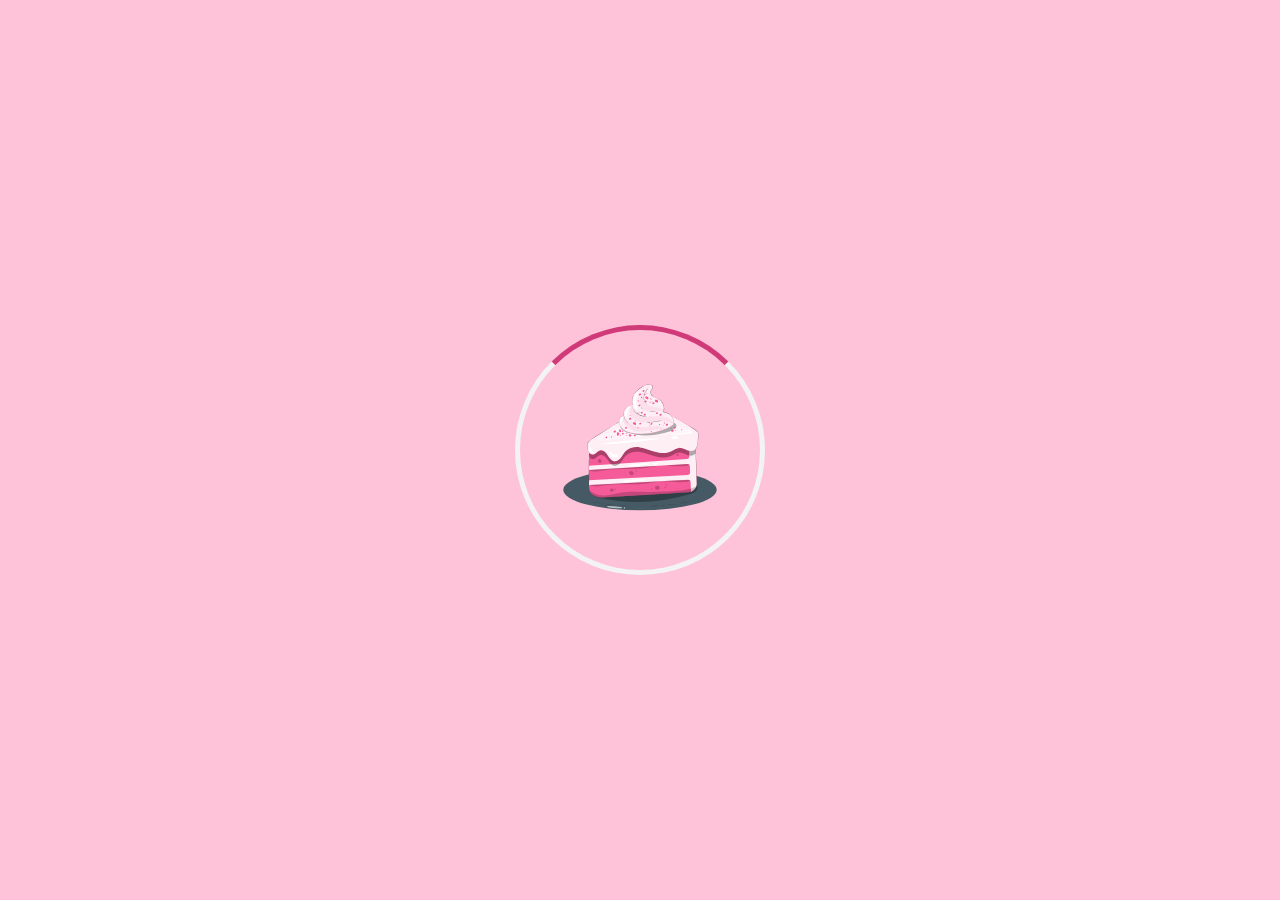
<file: forgot-password.html>
<!DOCTYPE html>
<html lang="en">
<head>
    <meta charset="UTF-8">
    <meta name="viewport" content="width=device-width, initial-scale=1.0">
    <title>Forgot Password | Family Sweets Valenzuela</title>
    <link rel="icon" href="css/designs/cake-icon.png" type="image/x-icon">
    <link rel="stylesheet" href="https://stackpath.bootstrapcdn.com/bootstrap/4.5.2/css/bootstrap.min.css">
    <link href="https://fonts.googleapis.com/css2?family=Poppins" rel="stylesheet">
    <link rel="stylesheet" href="css/preloader.css">
    <link rel="stylesheet" href="css/forgot-password.css">
</head>
<body>
    <div class="preloaderBg" id="preloader">
        <svg class="animated preloader1" id="freepik_stories-red-velvet-cake" xmlns="http://www.w3.org/2000/svg" viewBox="0 0 500 500" version="1.1" xmlns:xlink="http://www.w3.org/1999/xlink" xmlns:svgjs="http://svgjs.com/svgjs"><style>svg#freepik_stories-red-velvet-cake:not(.animated) .animable {opacity: 0;}svg#freepik_stories-red-velvet-cake.animated #freepik--Cake--inject-19 {animation: 1.5s Infinite  linear floating;animation-delay: 0s;}            @keyframes floating {                0% {                    opacity: 1;                    transform: translateY(0px);                }                50% {                    transform: translateY(-10px);                }                100% {                    opacity: 1;                    transform: translateY(0px);                }            }        .animator-hidden { display: none; }</style><g id="freepik--Table--inject-19" class="animable animator-hidden" style="transform-origin: 250px 302px;"><g id="elqh6z6n8uzj"><g style="opacity: 0.9; transform-origin: 250px 302px;" class="animable" id="elnl6cbzhu3ih"><path d="M459.35,302c0,.15-93.74.26-209.34.26S40.65,302.19,40.65,302s93.72-.26,209.36-.26S459.35,301.9,459.35,302Z" style="fill: rgb(38, 50, 56); transform-origin: 250px 302px;" id="elsb6non98cp" class="animable"></path></g></g></g><g id="freepik--Cake--inject-19" class="animable animator-active" style="transform-origin: 250px 280.589px;"><ellipse cx="250" cy="387.04" rx="191.74" ry="51.37" style="fill: rgb(69, 90, 100); transform-origin: 250px 387.04px;" id="elgygwr1y77l" class="animable"></ellipse><g id="el791eo4f9wi2"><g style="opacity: 0.9; transform-origin: 251.355px 405.14px;" class="animable" id="elkfentn6qwoi"><path d="M65.6,381.91a13.28,13.28,0,0,0,.74,4c.81,2.51,3,5.88,6.91,9.09,7.73,6.51,21.34,12.46,38.63,17.32,34.7,9.76,84.52,15.62,139.46,15.64S356.13,422,390.83,412.28c17.29-4.86,30.9-10.81,38.63-17.33,3.88-3.2,6.1-6.57,6.91-9.08a13.71,13.71,0,0,0,.74-4s0,.35,0,1a11.68,11.68,0,0,1-.61,3,16,16,0,0,1-2.27,4.35,28.13,28.13,0,0,1-4.61,4.86c-7.73,6.6-21.35,12.61-38.66,17.52-34.73,9.87-84.59,15.79-139.59,15.81s-104.83-5.94-139.56-15.81c-17.31-4.91-30.93-10.92-38.66-17.52a27.75,27.75,0,0,1-4.61-4.86,16,16,0,0,1-2.27-4.35,12.42,12.42,0,0,1-.45-1.7c-.07-.5-.15-.92-.16-1.26C65.6,382.26,65.6,381.91,65.6,381.91Z" style="fill: rgb(38, 50, 56); transform-origin: 251.355px 405.14px;" id="els10dlx4tmwg" class="animable"></path></g></g><g id="eli2gwatnygln"><g style="opacity: 0.3; transform-origin: 261.275px 389.906px;" class="animable" id="eloy1q7huavg"><path d="M387,371.22c-3.49-2.14-7.52-2.8-11.46-3.38a482.53,482.53,0,0,0-76.86-5l-169.6,33.05c2.33,7,9.81,9.48,16.31,10.87A462.88,462.88,0,0,0,378,396.7c7.06-2.16,15.55-6.59,15.47-14.87C393.42,377.34,390.53,373.37,387,371.22Z" id="el2llpw0hbri1" class="animable" style="transform-origin: 261.275px 389.906px;"></path></g></g><g id="elslgu9soi3c"><g style="opacity: 0.6; transform-origin: 186.254px 430.481px;" class="animable" id="el9kwy90u06da"><path d="M205.13,431.89c0,1.1-.28,2.14-15.11,1a141.88,141.88,0,0,1-18.9-2.56c-2-.47-3.82-1.12-3.74-1.66.18-1.29,1.93-1.18,4.16-.95,4.85.35,11.38.6,18.71,1.13C204.94,430,205.12,430.76,205.13,431.89Z" style="fill: rgb(255, 255, 255); transform-origin: 186.254px 430.481px;" id="elabgqak2ivr" class="animable"></path></g></g><g id="el9ivlqu73q4"><g style="opacity: 0.6; transform-origin: 211.133px 432.633px;" class="animable" id="el4eocxatn9t9"><path d="M211,430.69l-.46.11a1.9,1.9,0,0,0-1.15,1.72,2,2,0,0,0,1.62,2.06,1.89,1.89,0,0,0,1.84-1.81A1.77,1.77,0,0,0,211,430.69Z" style="fill: rgb(255, 255, 255); transform-origin: 211.133px 432.633px;" id="elpyl0g303qj" class="animable"></path></g></g><path d="M122.8,284.93s-.69,84.76,0,97.16,10.34,24.81,32.39,24.12c17.82-.56,161.67-9.66,216.2-13.14a21.65,21.65,0,0,0,20.26-22.22l-3.54-123.14s-109.57-66.15-112.32-65.46S122.8,284.93,122.8,284.93Z" style="fill: #F45B98; transform-origin: 257.076px 294.241px;" id="elccjhxmqas0i" class="animable"></path><g id="elp1znc5rc1r"><path d="M388.76,270.18a6.09,6.09,0,0,0-7.08-4l-4.77,1.06a6.07,6.07,0,0,0-4.76,6.21l1.15,30.28a6.07,6.07,0,0,1-5.66,6.33L122.5,327.17v10.37l245.64-15.2a6.08,6.08,0,0,1,6.47,5.79l.59,15.51a6.08,6.08,0,0,1-5.66,6.34l-247,13.45.1,11.87,247.3-13.69a6.09,6.09,0,0,1,6.48,5.79l1.1,24.39a21.67,21.67,0,0,0,14.16-20.94Z" style="fill: rgb(255, 255, 255); opacity: 0.9; transform-origin: 257.094px 328.914px;" class="animable" id="elx4y0artrfin"></path></g><g id="elcq253wbtd78"><g style="opacity: 0.9; transform-origin: 122.39px 345.455px;" class="animable" id="elptrkpuhe65s"><path d="M122.39,310.8c.14,0,.26,15.52.26,34.65s-.12,34.66-.26,34.66-.26-15.52-.26-34.66S122.25,310.8,122.39,310.8Z" style="fill: rgb(38, 50, 56); transform-origin: 122.39px 345.455px;" id="elhrjhjwkoa5" class="animable"></path></g></g><g id="el2fx25k74wgf"><g style="opacity: 0.9; transform-origin: 390.414px 328.455px;" class="animable" id="elz1e757yyx1e"><path d="M389.15,284.66c.15,0,.83,19.6,1.53,43.78s1.14,43.8,1,43.81-.83-19.6-1.52-43.79S389,284.66,389.15,284.66Z" style="fill: rgb(38, 50, 56); transform-origin: 390.414px 328.455px;" id="el7d3t6mli9f3" class="animable"></path></g></g><g id="eljpftc89q21"><g style="opacity: 0.2; transform-origin: 257.73px 392.334px;" class="animable" id="el19ffnqsaxxv"><path d="M390,378.43c-18.92,13.36-73.21,12.66-109.75,13.9-27.7.94-54.73-2.47-81.94,2.64-12.56,2.37-26.64,5.76-39.41,6.46-12.11.66-23.46-4.52-33.94-10.55,4,8.83,13.54,15.85,30.27,15.33,17.82-.56,161.67-9.66,216.2-13.14a21.62,21.62,0,0,0,19.07-14.51Z" id="el997f1v5szdt" class="animable" style="transform-origin: 257.73px 392.334px;"></path></g></g><g id="el1rn56gvoxd6"><g style="opacity: 0.2; transform-origin: 179.574px 387.817px;" class="animable" id="elc6l60zeu2bs"><path d="M182.83,384.92a4.83,4.83,0,0,0-3.77-1.23h-.15c-2.68.15-3.57,1.63-3.82,3a4.41,4.41,0,0,0,1.48,3.87c1.69,1.57,4.58,2,6.3.42A4.32,4.32,0,0,0,182.83,384.92Z" id="el7jsd6abbti" class="animable" style="transform-origin: 179.574px 387.817px;"></path></g></g><g id="elrdt9zk47hje"><g style="opacity: 0.2; transform-origin: 293.267px 381.969px;" class="animable" id="eluhjw11bauvo"><path d="M297.37,378.37a6.17,6.17,0,0,0-4.76-1.54h0l-.19,0h0c-3.38.18-4.52,2-4.84,3.75a5.44,5.44,0,0,0,1.88,4.81c2.14,2,5.8,2.44,8,.52A5.29,5.29,0,0,0,297.37,378.37Z" id="el7uonk4jkfv" class="animable" style="transform-origin: 293.267px 381.969px;"></path></g></g><g id="eltnuaboym0il"><g style="opacity: 0.2; transform-origin: 228.507px 345.207px;" class="animable" id="elejvtk3aicnc"><path d="M232.62,341.6a6.21,6.21,0,0,0-4.77-1.53h-.19c-3.39.18-4.52,2-4.84,3.75a5.41,5.41,0,0,0,1.88,4.8c2.14,2,5.8,2.45,8,.53A5.31,5.31,0,0,0,232.62,341.6Z" id="elngg8esnwh3" class="animable" style="transform-origin: 228.507px 345.207px;"></path></g></g><g id="elcwvtdd6bz3"><g style="opacity: 0.2; transform-origin: 149.469px 315.096px;" class="animable" id="elgfopn6at9xj"><path d="M151.1,310.62a4.14,4.14,0,0,0-4,0l0,0-.12.07,0,0c-2.37,1.15-2.49,3.19-2.08,4.88a6.31,6.31,0,0,0,3.15,3.92c2.27,1.2,5.08.59,5.93-1.83S153.32,311.84,151.1,310.62Z" id="el5a9hol44y1f" class="animable" style="transform-origin: 149.469px 315.096px;"></path></g></g><g id="elwwkmuc9lsyt"><g style="opacity: 0.2; transform-origin: 344.006px 299.454px;" class="animable" id="el53mz2mbjmsn"><path d="M346.06,297.66a3.05,3.05,0,0,0-2.38-.77h-.1a2.27,2.27,0,0,0-2.42,1.88,2.73,2.73,0,0,0,.94,2.4,3.11,3.11,0,0,0,4,.26A2.64,2.64,0,0,0,346.06,297.66Z" id="elltioa71m2f" class="animable" style="transform-origin: 344.006px 299.454px;"></path></g></g><g id="elwgfsutgw0k"><g style="opacity: 0.2; transform-origin: 313.188px 380.678px;" class="animable" id="elhdcz52i3eg"><path d="M314.11,379.1a1,1,0,0,0-1.07-.66H313c-.76.08-1,.88-1.09,1.63a3.76,3.76,0,0,0,.43,2.09c.48.86,1.3,1.07,1.79.23A3.94,3.94,0,0,0,314.11,379.1Z" id="elqw5o4voeqzi" class="animable" style="transform-origin: 313.188px 380.678px;"></path></g></g><g id="elmuho96b0u"><g style="opacity: 0.2; transform-origin: 187.763px 385.25px;" class="animable" id="elxiab021ps6"><path d="M189.27,385.7a1.82,1.82,0,0,0-.34-1.44h0l0,0h0a1.34,1.34,0,0,0-1.71-.64,1.66,1.66,0,0,0-.95,1.23,1.83,1.83,0,0,0,1.1,2.1A1.62,1.62,0,0,0,189.27,385.7Z" id="el3quuj3aynsk" class="animable" style="transform-origin: 187.763px 385.25px;"></path></g></g><g id="elo3iu3jrt2j"><g style="opacity: 0.2; transform-origin: 278.798px 385.297px;" class="animable" id="elrlj0by10u0p"><path d="M280.3,385.8a1.8,1.8,0,0,0-.34-1.45h0l0-.05h0a1.35,1.35,0,0,0-1.71-.63,1.64,1.64,0,0,0-.94,1.22,1.81,1.81,0,0,0,1.09,2.1A1.62,1.62,0,0,0,280.3,385.8Z" id="elk9e703oyuwa" class="animable" style="transform-origin: 278.798px 385.297px;"></path></g></g><g id="elmje4k158vag"><g style="opacity: 0.2; transform-origin: 240.569px 339.601px;" class="animable" id="elxv6d9yb1ol"><path d="M242.09,340.05a1.8,1.8,0,0,0-.33-1.45h0l0,0v0a1.33,1.33,0,0,0-1.7-.63,1.63,1.63,0,0,0-1,1.23,1.8,1.8,0,0,0,1.09,2.09A1.6,1.6,0,0,0,242.09,340.05Z" id="elsr0qwzg6vxg" class="animable" style="transform-origin: 240.569px 339.601px;"></path></g></g><g id="elxqdvlrri2q"><g style="opacity: 0.2; transform-origin: 316.887px 373.917px;" class="animable" id="elkbfvp3fqt6"><path d="M318.39,374.41a1.79,1.79,0,0,0-.34-1.44h0l0-.05h0a1.35,1.35,0,0,0-1.71-.63,1.64,1.64,0,0,0-.94,1.22,1.81,1.81,0,0,0,1.09,2.1A1.62,1.62,0,0,0,318.39,374.41Z" id="ele0k4z8qvhbf" class="animable" style="transform-origin: 316.887px 373.917px;"></path></g></g><path d="M275.37,322.15c.08,1.45-12.44,3.31-27.92,4.66s-28.12,1.69-28.3.25S231.43,323,247,321.63,275.29,320.73,275.37,322.15Z" style="fill: rgb(255, 255, 255); transform-origin: 247.259px 324.402px;" id="el1l4sm9tl1d5" class="animable"></path><path d="M294.62,321c.11,1.43-2.64,2.8-6.12,3.06s-6.41-.69-6.51-2.12,2.63-2.81,6.12-3.07S294.51,319.59,294.62,321Z" style="fill: rgb(255, 255, 255); transform-origin: 288.305px 321.465px;" id="el2v9x9aoyv4a" class="animable"></path><path d="M265.54,361.52c.18,1.41-14.33,4.36-32.5,5.5s-32.93.05-32.93-1.36,14.61-2.69,32.6-3.84S265.36,360.07,265.54,361.52Z" style="fill: rgb(255, 255, 255); transform-origin: 232.826px 364.081px;" id="eloo4ojj8178" class="animable"></path><g id="elkjl4pgs9x7"><g style="opacity: 0.2; transform-origin: 248.17px 331.901px;" class="animable" id="el25bap67n7up"><path d="M122.5,338.41c12,5.65,26,2,39.06-.12,33.94-5.61,68.91-.62,103-5.55,14.12-2,28-5.78,42.29-6.19,14.41-.42,28.79,2.59,43.18,1.7,8.73-.53,15.73.24,23.81-3.08-1.71-4.63-14.28-2.21-23.54-1.71-29.11,1.58-54.14,3.09-83.21,5.13-48.8,3.43-95.65,5.25-144.45,9" id="elrh0t2wmphf" class="animable" style="transform-origin: 248.17px 331.901px;"></path></g></g><g id="el5c0q67k8xwl"><g style="opacity: 0.2; transform-origin: 249.995px 370.377px;" class="animable" id="elh5t3nanq647"><path d="M352.21,363.25c-29.13,1.2-54.18,2.38-83.28,4-48.84,2.79-95.81,4.78-144.66,7.91h0c11.91,5.81,26,2.39,39.07.4,34-5.16,68.9.28,103-4.2,14.14-1.85,28.11-5.41,42.37-5.63s28.75,3,43.16,2.27c8.72-.42,15.72.44,23.85-2.77C374.08,360.62,361.47,362.87,352.21,363.25Z" id="elats6w1ipzte" class="animable" style="transform-origin: 249.995px 370.377px;"></path></g></g><g id="elgzc17vadua5"><g style="opacity: 0.3; transform-origin: 258.744px 256.161px;" class="animable" id="elm9dd65b2ccg"><path d="M394.88,254.89c-.52-5.36-102.16-62-111.28-67.55-6.82-4.13-14.56-1.68-18.85.79-36.91,21.28-123.47,75.82-130.94,81-4.11,2.84-9.07,5-11.31,6.76l.24,17.85-.07,7.93c2.09,5.71,5.51,9.72,11.47,8.53,6.48-1.29,10.28-8.72,16.71-10.22,7.41-1.74,13.94,5,18,11.52s8.33,14.08,15.81,15.49c6.75,1.26,13.29-3.3,17.56-8.68s7.25-11.77,12.1-16.62c9.14-9.12,23.4-11.11,36.16-9.17s24.74,7.21,37.16,10.72,26.11,5.17,37.94,0c7.42-3.24,14.06-9.1,22.16-9.46,10.85-.49,20.46,9.19,31.24,7.88a15,15,0,0,0,10.56-5.79l-.38-14C391.07,273.48,395.76,264,394.88,254.89Z" id="el2grr6sbwjtj" class="animable" style="transform-origin: 258.744px 256.161px;"></path></g></g><path d="M394.88,243.32c.88,9.14.75,23-1.2,31.37S387.5,289,378.94,290.08c-10.78,1.31-20.39-8.36-31.24-7.88-8.1.36-14.74,6.23-22.16,9.46-11.84,5.15-25.53,3.49-37.94,0s-24.4-8.78-37.16-10.72-27,.05-36.16,9.17c-4.85,4.85-7.82,11.25-12.1,16.63s-10.81,9.93-17.56,8.67c-7.48-1.4-11.79-9-15.81-15.49s-10.55-13.26-18-11.52c-6.43,1.51-10.23,8.93-16.71,10.22-6,1.19-11.81-3.64-13.9-9.36-1.35-3.68-1.77-8.59-1.7-13.23a15.07,15.07,0,0,1,5.85-11.64c2.24-1.73,5.31-4,9.42-6.83,7.47-5.16,94-59.7,130.94-81,4.29-2.47,12-4.92,18.85-.79C292.72,181.29,394.36,238,394.88,243.32Z" style="fill: #F45B98; transform-origin: 256.947px 244.587px;" id="elg1oc0yku30s" class="animable"></path><g id="eljttrt2nf0rc"><g style="opacity: 0.9; transform-origin: 256.947px 244.587px;" class="animable" id="elzr3glsyv2j"><path d="M394.88,243.32c.88,9.14.75,23-1.2,31.37S387.5,289,378.94,290.08c-10.78,1.31-20.39-8.36-31.24-7.88-8.1.36-14.74,6.23-22.16,9.46-11.84,5.15-25.53,3.49-37.94,0s-24.4-8.78-37.16-10.72-27,.05-36.16,9.17c-4.85,4.85-7.82,11.25-12.1,16.63s-10.81,9.93-17.56,8.67c-7.48-1.4-11.79-9-15.81-15.49s-10.55-13.26-18-11.52c-6.43,1.51-10.23,8.93-16.71,10.22-6,1.19-11.81-3.64-13.9-9.36-1.35-3.68-1.77-8.59-1.7-13.23a15.07,15.07,0,0,1,5.85-11.64c2.24-1.73,5.31-4,9.42-6.83,7.47-5.16,94-59.7,130.94-81,4.29-2.47,12-4.92,18.85-.79C292.72,181.29,394.36,238,394.88,243.32Z" style="fill: rgb(255, 255, 255); transform-origin: 256.947px 244.587px;" id="eljovthhcee9" class="animable"></path></g></g><g id="eljyioe0qcyb"><path d="M145.25,258a3.55,3.55,0,0,0,2.18,6.62c50.41-3.7,196.16-17.48,225.47-20.26a1.62,1.62,0,0,0,.71-3c-17.37-9.94-80.41-45.92-96.24-53.8a7.84,7.84,0,0,0-7.31.18Z" style="fill: rgb(255, 255, 255); opacity: 0.3; transform-origin: 258.911px 225.696px;" class="animable" id="elfvfui4bfdlo"></path></g><path d="M298.05,258.66c.14,1.43-31.88,5.77-71.51,9.69s-71.88,5.93-72,4.5,31.87-5.77,71.51-9.69S297.91,257.23,298.05,258.66Z" style="fill: rgb(255, 255, 255); transform-origin: 226.295px 265.755px;" id="elgi2u9u1uh1f" class="animable"></path><path d="M346,255.79c.36,2.11-3.59,4.55-8.89,4.84s-9.48-1.7-9.36-3.84,4.13-3.69,8.93-4S345.66,253.65,346,255.79Z" style="fill: rgb(255, 255, 255); transform-origin: 336.885px 256.699px;" id="el4dkuqxmhq6e" class="animable"></path><path d="M193.66,299.34c-1.61-.88-3.56.06-5.39.27a9.81,9.81,0,0,1-6.35-1.81c-1.89-1.22-3.7-3.16-5.48-4.53a3.07,3.07,0,0,0-2.38-.62c-.79.18-1.24.87-.76,2.11,2,3.07,4.13,6.18,7,8.54s6.59,3.88,10.22,3.22a5.88,5.88,0,0,0,4.2-2.67A3.39,3.39,0,0,0,193.66,299.34Z" style="fill: rgb(255, 255, 255); transform-origin: 184.137px 299.643px;" id="ela3qjtjrnmpp" class="animable"></path><path d="M129.07,288.92a6.71,6.71,0,0,1-.89-3.14,16.9,16.9,0,0,0-.4-3.27,3.76,3.76,0,0,0-2-2.5,2,2,0,0,0-.87-.11,2.68,2.68,0,0,0-2.39,2.64,17.47,17.47,0,0,0,2.6,10.62c1.09,1.57,2.75,2.95,4.78,2.67a2.66,2.66,0,0,0,2.35-2.44C132.31,291.44,130.1,290.49,129.07,288.92Z" style="fill: rgb(255, 255, 255); transform-origin: 127.359px 287.879px;" id="ela17g7lo8tog" class="animable"></path><path d="M380.86,243.26a3.56,3.56,0,0,0-1.49-1.21c-9.36-5.07-29-14-29-14s14.5,8.79,21.39,12.38a2,2,0,0,1,1.1,1.76c-.05,1.26-1.34,1.56-2.4,1.68-16,1.92-31.92,2.66-47.87,4.57,0,0,17.22,1.45,32.21,0s22.74-1,25.27-2.56C381.43,245,381.27,244,380.86,243.26Z" style="fill: rgb(255, 255, 255); transform-origin: 351.87px 238.567px;" id="elrawrweky7jm" class="animable"></path><g id="el28ckygv4tnw"><g style="opacity: 0.3; transform-origin: 270.633px 233.75px;" class="animable" id="elneppg8c2h1o"><path d="M341,225.52c-.83-3.14-4.15-4.9-7.24-5.9-7.16-2.34-14.8-2.71-22.32-3-32.41-1.25-65.81-1.18-95.94,10.8l-15.43-.59c1.91,17.49,37.24,22.89,56.33,24.25s38.27-1.67,56.77-6.56c7.93-2.09,15.93-4.6,22.6-9.39C339,232.86,342,229.28,341,225.52Z" id="elxsqweh4zdec" class="animable" style="transform-origin: 270.633px 233.75px;"></path></g></g><path d="M333.89,223.24a25.84,25.84,0,0,0-25-29.9c4.21-12.14-1.37-26.91-12.56-33.24-4.26-2.41-9.13-3.68-13.25-6.33s-7.52-7.46-6.37-12.22c1.11-4.57,6.11-8,4.8-12.94a7.48,7.48,0,0,0-5-5c-4.23-1.41-8.49,0-12.42,1.72-10,4.26-19.47,10.35-26,19s-9.75,20.26-6.8,30.72a22.08,22.08,0,0,0-21.7,26.37,13.6,13.6,0,0,0-10.46,8.63,18.6,18.6,0,0,0-1,5.07A24.23,24.23,0,0,0,209,236.82c8.92,6,25.52,12.36,54.62,9.72C315,241.87,333.89,223.24,333.89,223.24Z" style="fill: #F45B98; transform-origin: 266.149px 185.094px;" id="el8e82bm8i4dc" class="animable"></path><g id="el13a8s6kiumh"><g style="opacity: 0.9; transform-origin: 266.149px 185.094px;" class="animable" id="elybuuii8eazc"><path d="M333.89,223.24a25.84,25.84,0,0,0-25-29.9c4.21-12.14-1.37-26.91-12.56-33.24-4.26-2.41-9.13-3.68-13.25-6.33s-7.52-7.46-6.37-12.22c1.11-4.57,6.11-8,4.8-12.94a7.48,7.48,0,0,0-5-5c-4.23-1.41-8.49,0-12.42,1.72-10,4.26-19.47,10.35-26,19s-9.75,20.26-6.8,30.72a22.08,22.08,0,0,0-21.7,26.37,13.6,13.6,0,0,0-10.46,8.63,18.6,18.6,0,0,0-1,5.07A24.23,24.23,0,0,0,209,236.82c8.92,6,25.52,12.36,54.62,9.72C315,241.87,333.89,223.24,333.89,223.24Z" style="fill: rgb(255, 255, 255); transform-origin: 266.149px 185.094px;" id="els8pv5o02qtl" class="animable"></path></g></g><g id="el0jb8zmit4xra"><g style="opacity: 0.1; transform-origin: 278.881px 199.147px;" class="animable" id="elavg8mayzvvb"><path d="M231.3,175.13c-1.33,9.88,7.91,20.45,17.34,25s20.42,4.43,30.88,3.63,21.12-2.14,31.31.34,21.26,8.77,23.06,19.1c-7.36-5.7-18.09-7-27.4-7.44s-18.58.93-27.84,2a92.07,92.07,0,0,1-27.07-1c-9.18-1.59-16.65-4.83-22.39-12.17s-7.2-20.94-2.57-29A13.89,13.89,0,0,1,231.3,175.13Z" style="fill: #F45B98; transform-origin: 278.881px 199.147px;" id="elve1etqqpuzj" class="animable"></path></g></g><g id="el6xo952kt20i"><g style="opacity: 0.1; transform-origin: 279.332px 163.25px;" class="animable" id="elvwjtxvids0r"><path d="M293.14,181.41C279.11,178.9,271.6,177,265,170c-4.58-4.89-5.6-12.33-4.14-18.87s5.05-12.39,8.81-17.94a41.65,41.65,0,0,0-20.26,30.61c-.62,5.15-.21,10.59,2.32,15.12,4.36,7.79,12.51,9.87,21.36,11,15.56,2,30.62-3.39,36.42,3.39h0C309.1,186.27,300.1,182.65,293.14,181.41Z" style="fill: #F45B98; transform-origin: 279.332px 163.25px;" id="elfql8wh94dy" class="animable"></path></g></g><g id="elr7nkpp02lqn"><g style="opacity: 0.1; transform-origin: 261.136px 221.808px;" class="animable" id="elq8szny74l8e"><path d="M291.49,227.28c-7.88.12-15.67,1.65-23.51,2.45-11.7,1.2-23.83.71-34.73-3.71s-20.43-13.2-23.68-24.51l-2.41.68c-1.63,12.48,3.74,22,13.55,29.88s23,11,35.51,9.78c12-1.17,23.65-4.45,35.67-5.42a23,23,0,0,1,12.4,2.29l11.11-4.4C309,229.77,299.37,227.16,291.49,227.28Z" style="fill: #F45B98; transform-origin: 261.136px 221.808px;" id="elubs46ketvr" class="animable"></path></g></g><path d="M216,205.63c-.65.22-1.93-1.27-2.69-4.24A19.53,19.53,0,0,1,222,180.56c2.66-1.54,4.61-1.67,4.91-1.06s-.9,1.94-2.57,3.91A28.6,28.6,0,0,0,217,201.06C216.76,203.63,216.73,205.41,216,205.63Z" style="fill: rgb(255, 255, 255); transform-origin: 219.896px 192.406px;" id="elcilbwltust" class="animable"></path><path d="M245.29,142.79c.83.74-.31,3.28-1.7,7.13a45.48,45.48,0,0,0-1.19,30.33c1.08,3.95,2,6.57,1.12,7.25s-3.44-.92-6.12-4.9a28.09,28.09,0,0,1-3.52-7.61,31.84,31.84,0,0,1,.81-20.49,28.19,28.19,0,0,1,4.1-7.31C241.78,143.43,244.53,142.09,245.29,142.79Z" style="fill: rgb(255, 255, 255); transform-origin: 239.068px 165.132px;" id="elgau7737u2fh" class="animable"></path><path d="M202.1,221.94c-.66.21-1.67-.65-2.35-2.5a10.26,10.26,0,0,1-.59-3.36,13.21,13.21,0,0,1,2.49-7.9,10.61,10.61,0,0,1,2.41-2.42c1.62-1.12,2.95-1.24,3.36-.69s0,1.68-.58,3.11a39.61,39.61,0,0,0-3.43,10.88C203.1,220.58,202.8,221.72,202.1,221.94Z" style="fill: rgb(255, 255, 255); transform-origin: 203.372px 213.361px;" id="elk8g74hw1se" class="animable"></path><path d="M194.68,242.94c-.33.13-2.87.26-2.52,2.87s-.18,6.71,2.09,6,4.36-2.36,3.75-4.41S196.59,242.16,194.68,242.94Z" style="fill: #F45B98; transform-origin: 195.117px 247.356px;" id="el2j0cm86c1kp" class="animable"></path><path d="M232.54,219.42c-.06.36-1.31,2.58,1.09,3.67s5.59,3.73,6.2,1.44.33-4.95-1.73-5.52S232.9,217.39,232.54,219.42Z" style="fill: #F45B98; transform-origin: 236.138px 221.831px;" id="elqw7m36fe3" class="animable"></path><path d="M287.59,163c-.06.36-1.31,2.58,1.09,3.68s5.59,3.72,6.21,1.43.32-4.95-1.74-5.52S288,161,287.59,163Z" style="fill: #F45B98; transform-origin: 291.194px 165.419px;" id="el57pvwitfwmy" class="animable"></path><path d="M263.54,155.13c-.06.35-1.31,2.57,1.09,3.67s5.59,3.72,6.2,1.43.33-4.95-1.73-5.52S263.9,153.09,263.54,155.13Z" style="fill: #F45B98; transform-origin: 267.138px 157.534px;" id="ellzf1uci7ubc" class="animable"></path><path d="M259.43,200.68c.2.16,1.16,1.65,2.62.54s4.13-2.23,2.92-3.36-2.94-1.82-4-.74S258.3,199.8,259.43,200.68Z" style="fill: #F45B98; transform-origin: 262.16px 199.104px;" id="elkzemflq5gj" class="animable"></path><path d="M280.92,172.15c.2.16,1.16,1.65,2.62.53s4.13-2.22,2.92-3.35-2.94-1.82-4-.74S279.78,171.27,280.92,172.15Z" style="fill: #F45B98; transform-origin: 283.648px 170.572px;" id="elc649hgny239" class="animable"></path><path d="M261.59,167.78c.19.15,1.15,1.65,2.62.53s4.12-2.22,2.92-3.35-2.95-1.83-4-.75S260.45,166.89,261.59,167.78Z" style="fill: #F45B98; transform-origin: 264.317px 166.197px;" id="elnu09uvbfy7e" class="animable"></path><path d="M208.58,244.33c-.43.11-6.1,1.44-4.19,3s2.44,2,4.19.81S209.53,244.09,208.58,244.33Z" style="fill: #F45B98; transform-origin: 206.806px 246.567px;" id="elqeif1jtu2g" class="animable"></path><path d="M252.05,219.21c-.43.11-6.1,1.44-4.18,3s2.44,2,4.18.81S253,219,252.05,219.21Z" style="fill: #F45B98; transform-origin: 250.277px 221.449px;" id="el5gi09r2e8rv" class="animable"></path><path d="M280,220.16c-.43.11-6.1,1.44-4.18,3s2.44,2,4.18.8S281,219.91,280,220.16Z" style="fill: #F45B98; transform-origin: 278.235px 222.396px;" id="el1k6u929h582" class="animable"></path><path d="M255.93,192.12c-.43.11-6.1,1.44-4.18,3s2.44,2,4.18.81S256.88,191.87,255.93,192.12Z" style="fill: #F45B98; transform-origin: 254.157px 194.357px;" id="el7l3473q4ipn" class="animable"></path><path d="M216.53,229.92c-.43.11-6.1,1.44-4.18,3s2.44,2,4.18.8S217.48,229.67,216.53,229.92Z" style="fill: #F45B98; transform-origin: 214.757px 232.156px;" id="eldv6aqamb7ud" class="animable"></path><path d="M273.82,217.84c-.26.06-3.66.86-2.51,1.81s1.46,1.21,2.51.48S274.39,217.69,273.82,217.84Z" style="fill: #F45B98; transform-origin: 272.757px 219.19px;" id="elgx3kdh2l0mp" class="animable"></path><path d="M238.74,248.74c-.43.11-6.1,1.44-4.18,3s2.44,2,4.18.8S239.69,248.5,238.74,248.74Z" style="fill: #F45B98; transform-origin: 236.967px 250.976px;" id="elhiiwqiludco" class="animable"></path><path d="M338.35,229.15c-.43.11-6.1,1.44-4.19,3s2.44,2,4.19.81S339.3,228.91,338.35,229.15Z" style="fill: #F45B98; transform-origin: 336.576px 231.387px;" id="elhvyi6t85pv5" class="animable"></path><path d="M250.05,174c-.43.11-6.1,1.44-4.18,3s2.44,2,4.18.8S251,173.71,250.05,174Z" style="fill: #F45B98; transform-origin: 248.277px 176.233px;" id="el8x0ywgm4mk3" class="animable"></path><path d="M260.22,137.73c-.43.11-6.1,1.44-4.18,3s2.44,2,4.18.8S261.17,137.48,260.22,137.73Z" style="fill: #F45B98; transform-origin: 258.447px 139.966px;" id="elsv3izm3di5" class="animable"></path><path d="M293.81,193.19c-.43.11-6.1,1.44-4.18,3s2.44,2,4.18.81S294.76,193,293.81,193.19Z" style="fill: #F45B98; transform-origin: 292.037px 195.43px;" id="elb7au9j52iow" class="animable"></path><path d="M201.66,250.87c-1.19,0-2.41.53-1.89,1.31a1.25,1.25,0,0,0,1.89.52C202.47,252.27,201.66,250.87,201.66,250.87Z" style="fill: #F45B98; transform-origin: 200.833px 251.906px;" id="eluyp5nskztn8" class="animable"></path><path d="M355.29,235.93c-1.19,0-2.41.52-1.89,1.31a1.26,1.26,0,0,0,1.89.52C356.1,237.32,355.29,235.93,355.29,235.93Z" style="fill: #F45B98; transform-origin: 354.463px 236.963px;" id="el1embb9u09ii" class="animable"></path><path d="M274.43,226.21c-1.19,0-2.41.53-1.88,1.31a1.25,1.25,0,0,0,1.88.52C275.25,227.61,274.43,226.21,274.43,226.21Z" style="fill: #F45B98; transform-origin: 273.609px 227.243px;" id="eljkxkozpa9b" class="animable"></path><path d="M216.17,249.84c-1.19,0-2.41.53-1.89,1.31a1.26,1.26,0,0,0,1.89.52C217,251.24,216.17,249.84,216.17,249.84Z" style="fill: #F45B98; transform-origin: 215.348px 250.873px;" id="eljr0m4ifd8lm" class="animable"></path><path d="M340.17,236.73c-1.19,0-2.41.52-1.89,1.31a1.26,1.26,0,0,0,1.89.52C341,238.12,340.17,236.73,340.17,236.73Z" style="fill: #F45B98; transform-origin: 339.348px 237.763px;" id="elvriy3s7qxlc" class="animable"></path><path d="M238.83,213.9c-1.19,0-2.41.52-1.88,1.31a1.25,1.25,0,0,0,1.88.52C239.65,215.29,238.83,213.9,238.83,213.9Z" style="fill: #F45B98; transform-origin: 238.009px 214.933px;" id="el9ouqyna4g9l" class="animable"></path><path d="M225.92,200.42c-1.19,0-2.41.53-1.88,1.31a1.25,1.25,0,0,0,1.88.52C226.74,201.82,225.92,200.42,225.92,200.42Z" style="fill: #F45B98; transform-origin: 225.099px 201.453px;" id="eljc9k6oyvem" class="animable"></path><path d="M201.77,246.59c-.8,0-1.63.36-1.28.89a.86.86,0,0,0,1.28.35C202.32,247.54,201.77,246.59,201.77,246.59Z" style="fill: #F45B98; transform-origin: 201.211px 247.289px;" id="elng4lkifkmvj" class="animable"></path><path d="M323.56,240.92c-.81,0-1.63.36-1.28.89a.86.86,0,0,0,1.28.35C324.11,241.87,323.56,240.92,323.56,240.92Z" style="fill: #F45B98; transform-origin: 323.001px 241.619px;" id="elry6zd53ul2o" class="animable"></path><path d="M309.46,225.44c-.8,0-1.63.35-1.27.88a.84.84,0,0,0,1.27.35C310,226.38,309.46,225.44,309.46,225.44Z" style="fill: #F45B98; transform-origin: 308.902px 226.136px;" id="el3p6jdcklvkk" class="animable"></path><path d="M249.16,192.1c-.8,0-1.63.35-1.27.88a.85.85,0,0,0,1.27.36C249.71,193,249.16,192.1,249.16,192.1Z" style="fill: #F45B98; transform-origin: 248.604px 192.797px;" id="elcca5q8fvaks" class="animable"></path><path d="M280.54,165.14c-.8,0-1.63.36-1.28.89a.86.86,0,0,0,1.28.35C281.09,166.09,280.54,165.14,280.54,165.14Z" style="fill: #F45B98; transform-origin: 279.981px 165.839px;" id="eljxtg06ine" class="animable"></path><path d="M266.69,145.27c-.8,0-1.63.35-1.27.88a.85.85,0,0,0,1.27.36C267.24,146.21,266.69,145.27,266.69,145.27Z" style="fill: #F45B98; transform-origin: 266.134px 145.967px;" id="elzqm5b62yykf" class="animable"></path><path d="M247,157.44c-.8,0-1.62.35-1.27.88a.85.85,0,0,0,1.27.36C247.57,158.38,247,157.44,247,157.44Z" style="fill: #F45B98; transform-origin: 246.45px 158.137px;" id="el59tkxoanc8n" class="animable"></path><path d="M228.23,217.34c-.81,0-1.63.36-1.28.89a.86.86,0,0,0,1.28.35C228.78,218.28,228.23,217.34,228.23,217.34Z" style="fill: #F45B98; transform-origin: 227.671px 218.039px;" id="elr8xqon9k0c" class="animable"></path><path d="M179.5,253.55l-1.74.43s-.7.69-.44,1.3a1.42,1.42,0,0,0,1.06,1c.33,0,.86.26,1.12,0s.7-.09.87-.52a2.24,2.24,0,0,0,0-1.31C180.28,254.06,179.5,253.55,179.5,253.55Z" style="fill: #F45B98; transform-origin: 178.865px 254.973px;" id="elnynbth1165i" class="animable"></path><path d="M311.7,218.46l-1.74.43s-.7.7-.44,1.31a1.4,1.4,0,0,0,1.06,1c.34,0,.86.27,1.12,0s.7-.08.87-.52a2.17,2.17,0,0,0,0-1.31C312.48,219,311.7,218.46,311.7,218.46Z" style="fill: #F45B98; transform-origin: 311.067px 219.89px;" id="elmbk7kvpnzym" class="animable"></path><path d="M245.59,230.55l-1.74.43s-.7.7-.44,1.31a1.42,1.42,0,0,0,1.06,1c.34,0,.86.27,1.12,0s.7-.08.87-.52a2.17,2.17,0,0,0,0-1.31C246.38,231.07,245.59,230.55,245.59,230.55Z" style="fill: #F45B98; transform-origin: 244.957px 231.98px;" id="ellr3xmnmjanh" class="animable"></path><path d="M184.34,240.58c-.21.39-1.05,2.85,1,3.21a5.91,5.91,0,0,0,2.77-.29,2.45,2.45,0,0,0,1.68-2.33v-.26a2.38,2.38,0,0,0-1.27-2.14.69.69,0,0,0-.3-.1A3.5,3.5,0,0,0,184.34,240.58Z" style="fill: #F45B98; transform-origin: 186.891px 241.218px;" id="ellvytbgw5l3" class="animable"></path><path d="M314.73,223.55c-.21.39-1,2.85,1,3.21a5.93,5.93,0,0,0,2.77-.29,2.45,2.45,0,0,0,1.67-2.33v-.25a2.38,2.38,0,0,0-1.27-2.15.82.82,0,0,0-.29-.1A3.51,3.51,0,0,0,314.73,223.55Z" style="fill: #F45B98; transform-origin: 317.285px 224.189px;" id="el0ekg3idrg7lf" class="animable"></path><path d="M298.76,198.59c-.22.38-1.05,2.85,1,3.21a5.8,5.8,0,0,0,2.77-.3,2.44,2.44,0,0,0,1.68-2.32v-.26a2.4,2.4,0,0,0-1.28-2.15.76.76,0,0,0-.29-.1A3.49,3.49,0,0,0,298.76,198.59Z" style="fill: #F45B98; transform-origin: 301.309px 199.223px;" id="elgthr1ws575d" class="animable"></path><path d="M247.14,148c-.21.38-1,2.85,1,3.21a5.8,5.8,0,0,0,2.77-.3,2.44,2.44,0,0,0,1.68-2.33v-.25a2.39,2.39,0,0,0-1.27-2.15.86.86,0,0,0-.3-.1A3.49,3.49,0,0,0,247.14,148Z" style="fill: #F45B98; transform-origin: 249.7px 148.633px;" id="elw9huaxjyfn" class="animable"></path><path d="M222.67,208.7c-.21.39-1,2.85,1.05,3.21a5.94,5.94,0,0,0,2.77-.29,2.45,2.45,0,0,0,1.67-2.33V209a2.38,2.38,0,0,0-1.27-2.15.8.8,0,0,0-.3-.1A3.5,3.5,0,0,0,222.67,208.7Z" style="fill: #F45B98; transform-origin: 225.253px 209.316px;" id="elrapvqbv6p99" class="animable"></path><path d="M245.15,197.2c.21.09,1.49.33,1.29-1.08a5.46,5.46,0,0,0-.62-1.77,1.28,1.28,0,0,0-1.36-.81l-.12,0a1.15,1.15,0,0,0-.76,1.1.42.42,0,0,0,0,.2A2.86,2.86,0,0,0,245.15,197.2Z" style="fill: #F45B98; transform-origin: 245.015px 195.401px;" id="el4ztq9dg69xs" class="animable"></path><path d="M245.71,166.9c.21.09,1.49.34,1.29-1.07a5.38,5.38,0,0,0-.62-1.77,1.28,1.28,0,0,0-1.36-.81l-.12,0a1.14,1.14,0,0,0-.76,1.1.42.42,0,0,0,0,.2A2.83,2.83,0,0,0,245.71,166.9Z" style="fill: #F45B98; transform-origin: 245.575px 165.108px;" id="elbmwwa0h3iaj" class="animable"></path><path d="M262.3,150.4c.21.09,1.49.33,1.29-1.08a5.71,5.71,0,0,0-.62-1.77,1.29,1.29,0,0,0-1.36-.81l-.12,0a1.14,1.14,0,0,0-.76,1.09.72.72,0,0,0,0,.21A2.85,2.85,0,0,0,262.3,150.4Z" style="fill: #F45B98; transform-origin: 262.167px 148.602px;" id="elqi3zesp3u4s" class="animable"></path><path d="M277.39,161.68c.22.09,1.49.33,1.29-1.08a5.46,5.46,0,0,0-.62-1.77,1.27,1.27,0,0,0-1.36-.8l-.12,0a1.14,1.14,0,0,0-.76,1.09.46.46,0,0,0,0,.21A2.84,2.84,0,0,0,277.39,161.68Z" style="fill: #F45B98; transform-origin: 277.255px 159.886px;" id="elir3ypmblc6" class="animable"></path><path d="M166,253.79c-.61.38-3.13,1.34-2.35,3.35s4.88.42,4.62-1.14S167.62,252.82,166,253.79Z" style="fill: #F45B98; transform-origin: 165.892px 255.791px;" id="eldiivmwko35o" class="animable"></path><path d="M198.1,236.58c-.34.11-1,5,1.12,5.75s3.6.35,3.63-1.31S203.09,234.92,198.1,236.58Z" style="fill: #F45B98; transform-origin: 200.294px 239.454px;" id="eld5juj30oodt" class="animable"></path><path d="M221.7,251.67c0,.37,4.12,3,5.7,1.37s1.81-3.14.31-3.85S222.26,246.45,221.7,251.67Z" style="fill: #F45B98; transform-origin: 225.209px 250.885px;" id="elfs5qlm0iskb" class="animable"></path><path d="M327.42,240.29c0,.36,4.12,2.94,5.7,1.36s1.81-3.13.31-3.84S328,235.06,327.42,240.29Z" style="fill: #F45B98; transform-origin: 330.929px 239.489px;" id="eln5dfgzzuzgn" class="animable"></path><path d="M205.05,241c.07.8.88,1.74,1.75,1.22s1.48-1.74.78-2.09S204.88,238.84,205.05,241Z" style="fill: #F45B98; transform-origin: 206.462px 240.997px;" id="elzqywmsr3x0p" class="animable"></path><path d="M215.12,245.7c.06.8.87,1.74,1.74,1.22s1.48-1.74.79-2.09S215,243.52,215.12,245.7Z" style="fill: #F45B98; transform-origin: 216.531px 245.693px;" id="eljd1tnw4k4z" class="animable"></path><path d="M327.52,233.23c.06.8.87,1.75,1.74,1.22s1.48-1.74.78-2.09S327.34,231.05,327.52,233.23Z" style="fill: #F45B98; transform-origin: 328.927px 233.225px;" id="els2hfe2l8m3i" class="animable"></path><path d="M276.65,241.79c.07.81.87,1.75,1.75,1.22s1.48-1.74.78-2.09S276.48,239.62,276.65,241.79Z" style="fill: #F45B98; transform-origin: 278.063px 241.787px;" id="elf95vcqvus57" class="animable"></path><path d="M297.73,224.11c.06.8.87,1.74,1.74,1.22s1.48-1.74.78-2.09S297.55,221.93,297.73,224.11Z" style="fill: #F45B98; transform-origin: 299.137px 224.103px;" id="el7sfffkrmrzc" class="animable"></path><path d="M274,168.25c.07.8.88,1.74,1.75,1.22s1.48-1.74.78-2.09S273.83,166.07,274,168.25Z" style="fill: #F45B98; transform-origin: 275.412px 168.243px;" id="el3jmk7gmf5iw" class="animable"></path><path d="M252.42,156.22c.06.8.87,1.74,1.74,1.22s1.48-1.74.78-2.09S252.24,154,252.42,156.22Z" style="fill: #F45B98; transform-origin: 253.827px 156.205px;" id="elv7gf6ex6s2" class="animable"></path><g id="elqp4ce3xwci"><g style="opacity: 0.9; transform-origin: 266.089px 172.964px;" class="animable" id="el5jd94dbw1fb"><path d="M198.13,215.2a10.37,10.37,0,0,1,.09-1.29,17,17,0,0,1,.81-3.68,13.19,13.19,0,0,1,3.26-5.11,13.59,13.59,0,0,1,7.29-3.75l-.11.16a22,22,0,0,1-.1-8,22.62,22.62,0,0,1,3.34-8.61,21.79,21.79,0,0,1,7.58-7.06,22.55,22.55,0,0,1,11-3l-.21.27c-3.05-10.56.28-23.65,8.79-33.37a58.3,58.3,0,0,1,15.49-12.43,83.59,83.59,0,0,1,9.31-4.55,28.75,28.75,0,0,1,5-1.65,13.47,13.47,0,0,1,5.37-.17,8.66,8.66,0,0,1,5.64,3.37,6.89,6.89,0,0,1,1.19,3.11,7.15,7.15,0,0,1-.44,3.28,36.91,36.91,0,0,1-3.13,5.59,9.56,9.56,0,0,0-1.6,5.79,11.05,11.05,0,0,0,2.26,5.51,16.36,16.36,0,0,0,4.38,4c3.36,2.12,7.12,3.34,10.6,5a27,27,0,0,1,9,6.66,29.86,29.86,0,0,1,5.51,9.11,28.24,28.24,0,0,1,.5,19l-.18-.26a26.5,26.5,0,0,1,9.51,2,26.8,26.8,0,0,1,7.35,4.64,25.47,25.47,0,0,1,7.39,11.65,25.88,25.88,0,0,1,1.13,8.7,19.93,19.93,0,0,1-.35,3.05s0-.27.08-.78.12-1.27.16-2.27a26.57,26.57,0,0,0-1.22-8.64,25.34,25.34,0,0,0-7.4-11.48,26.43,26.43,0,0,0-7.27-4.55,25.92,25.92,0,0,0-9.39-2h-.26l.09-.25a28.38,28.38,0,0,0-14.91-34.2c-3.44-1.61-7.22-2.83-10.66-5a16.91,16.91,0,0,1-4.52-4.13,11.5,11.5,0,0,1-2.36-5.77,8.58,8.58,0,0,1,.34-3.18,13.89,13.89,0,0,1,1.32-2.91,36.59,36.59,0,0,0,3.1-5.5,6.76,6.76,0,0,0,.4-3.05,6.28,6.28,0,0,0-1.1-2.87,8.12,8.12,0,0,0-5.31-3.16c-3.46-.64-6.93.48-10.1,1.79a82.51,82.51,0,0,0-9.25,4.52,57.73,57.73,0,0,0-15.37,12.3c-8.43,9.6-11.73,22.53-8.76,32.93l.08.27h-.28a22.11,22.11,0,0,0-10.81,2.86,21.47,21.47,0,0,0-7.48,6.92,22.22,22.22,0,0,0-3.33,8.46,21.86,21.86,0,0,0,0,7.88l0,.14-.13,0a13.39,13.39,0,0,0-7.19,3.64,13.16,13.16,0,0,0-3.27,5,18,18,0,0,0-.87,3.64c0,.41-.09.72-.12,1S198.13,215.2,198.13,215.2Z" style="fill: rgb(38, 50, 56); transform-origin: 266.089px 172.964px;" id="elg3l5m3t9s79" class="animable"></path></g></g><g id="elpbz9yolc67a"><g style="opacity: 0.9; transform-origin: 157.668px 254.88px;" class="animable" id="elqv646092kbr"><path d="M197.74,217.19a1.35,1.35,0,0,1-.25.18l-.74.5-2.89,1.87-10.66,6.8-35.3,22.27c-6.91,4.33-13.51,8.44-19.14,12.67a59.29,59.29,0,0,0-7.53,6.55,11.74,11.74,0,0,0-2.32,3.77,15.73,15.73,0,0,0-.89,4,26.38,26.38,0,0,0,.44,7.12,46.15,46.15,0,0,0,1.34,5.26c.44,1.43.83,2.52,1.1,3.25.12.35.22.63.3.85l.09.29a1.16,1.16,0,0,1-.14-.27l-.35-.83c-.3-.73-.72-1.81-1.2-3.23a44.1,44.1,0,0,1-1.42-5.26,26.34,26.34,0,0,1-.53-7.21,16.15,16.15,0,0,1,.88-4.14,12.21,12.21,0,0,1,2.39-3.93,59.85,59.85,0,0,1,7.55-6.64c5.65-4.27,12.25-8.39,19.15-12.72L183,226.23c4.52-2.79,8.18-5.07,10.75-6.66l2.94-1.79.77-.45A1.13,1.13,0,0,1,197.74,217.19Z" style="fill: rgb(38, 50, 56); transform-origin: 157.668px 254.88px;" id="elixtqp18o7y" class="animable"></path></g></g><g id="elvt1lb1eymwb"><g style="opacity: 0.9; transform-origin: 363.582px 244.33px;" class="animable" id="elwea2hdgu0eb"><path d="M388.51,285.45s.29-.3.77-.92a13.56,13.56,0,0,0,1.7-3,50.22,50.22,0,0,0,3-12.26,126.2,126.2,0,0,0,1.18-18.76c0-1.77-.09-3.59-.29-5.42-.05-.45-.12-.91-.21-1.36a2.33,2.33,0,0,0-.17-.61,3.47,3.47,0,0,0-.37-.54,16.37,16.37,0,0,0-2-2c-3-2.43-6.3-4.65-9.71-6.91-6.85-4.47-13.52-8.51-19.6-12.16s-11.6-6.86-16.24-9.56l-11-6.37-3-1.73-.77-.47a1.07,1.07,0,0,1-.26-.17,1.29,1.29,0,0,1,.28.13l.8.41,3,1.66c2.63,1.45,6.42,3.56,11.08,6.22s10.2,5.85,16.3,9.47,12.79,7.65,19.65,12.14a115.27,115.27,0,0,1,9.75,7,15.41,15.41,0,0,1,2.09,2,4.55,4.55,0,0,1,.43.62,3.57,3.57,0,0,1,.22.74c.09.48.15.94.2,1.41.21,1.86.25,3.68.28,5.46a123.1,123.1,0,0,1-1.29,18.82,47.8,47.8,0,0,1-3.24,12.29,12.85,12.85,0,0,1-1.79,3A6.06,6.06,0,0,1,388.51,285.45Z" style="fill: rgb(38, 50, 56); transform-origin: 363.582px 244.33px;" id="eljmlhftf9phl" class="animable"></path></g></g><g id="eljkfb977ng3k"><g style="opacity: 0.9; transform-origin: 215.713px 210.45px;" class="animable" id="elwdrhz9g5k3"><path d="M221.93,220.61a3.73,3.73,0,0,1-.86-.45,17.91,17.91,0,0,1-2.18-1.53,25.52,25.52,0,0,1-2.88-2.7,26.39,26.39,0,0,1-5-8.22,25.45,25.45,0,0,1-1.11-3.79,19,19,0,0,1-.37-2.63,3.36,3.36,0,0,1,0-1c.09,0,.21,1.37.74,3.52a27.93,27.93,0,0,0,1.2,3.7,30.12,30.12,0,0,0,2.13,4.25,30.91,30.91,0,0,0,2.82,3.83,28.23,28.23,0,0,0,2.76,2.74C220.81,219.8,222,220.53,221.93,220.61Z" style="fill: rgb(38, 50, 56); transform-origin: 215.713px 210.45px;" id="elg82oukiz6uh" class="animable"></path></g></g><g id="el30kghdbz7m2"><g style="opacity: 0.9; transform-origin: 252.98px 190.099px;" class="animable" id="elyjznrnm3xb"><path d="M275.4,203.42a2.57,2.57,0,0,1-.59.1c-.39,0-1,.13-1.7.19a60.83,60.83,0,0,1-6.29.23,53.05,53.05,0,0,1-9.31-.91,40.54,40.54,0,0,1-10.84-3.65,32.83,32.83,0,0,1-9.1-6.94,28.24,28.24,0,0,1-5.12-7.82,22.94,22.94,0,0,1-1.72-6.07,16.09,16.09,0,0,1-.15-1.7,2.26,2.26,0,0,1,0-.6s.11.82.35,2.27a24.61,24.61,0,0,0,1.86,5.95,28.6,28.6,0,0,0,5.13,7.65,33,33,0,0,0,9,6.8,41.77,41.77,0,0,0,10.71,3.64,55.9,55.9,0,0,0,9.21,1c2.65.07,4.79,0,6.27-.07l1.71-.09A2.3,2.3,0,0,1,275.4,203.42Z" style="fill: rgb(38, 50, 56); transform-origin: 252.98px 190.099px;" id="elis0xjl4byoi" class="animable"></path></g></g><g id="el9u5g1f2x9xt"><g style="opacity: 0.9; transform-origin: 272.733px 185.705px;" class="animable" id="elu20u07y2ij"><path d="M293.54,189.6a10.49,10.49,0,0,1-1.74.34c-1.12.18-2.75.42-4.78.67a62.52,62.52,0,0,1-15.91.23A30.87,30.87,0,0,1,256.4,185a21.06,21.06,0,0,1-3.46-3.38c-.37-.43-.6-.82-.78-1.06s-.25-.38-.23-.39a29.92,29.92,0,0,0,4.7,4.54,31.75,31.75,0,0,0,14.55,5.66,67.73,67.73,0,0,0,15.8-.08l4.79-.5A13.39,13.39,0,0,1,293.54,189.6Z" style="fill: rgb(38, 50, 56); transform-origin: 272.733px 185.705px;" id="el90tqi9xac7l" class="animable"></path></g></g><g id="elnwyrfo1xz49"><g style="opacity: 0.9; transform-origin: 284.755px 216.135px;" class="animable" id="elhm8vr97cvys"><path d="M305.43,213.29a10,10,0,0,1-1.58.47c-1,.26-2.52.61-4.37,1-3.7.81-8.84,1.78-14.56,2.56s-10.94,1.23-14.72,1.44c-1.89.11-3.42.17-4.48.19a10.93,10.93,0,0,1-1.64,0,9,9,0,0,1,1.63-.18l4.46-.36c3.77-.31,9-.81,14.68-1.59s10.85-1.68,14.56-2.4l4.39-.85A12,12,0,0,1,305.43,213.29Z" style="fill: rgb(38, 50, 56); transform-origin: 284.755px 216.135px;" id="elti2nws3a2q" class="animable"></path></g></g><g id="elkml2n23ofz"><g style="opacity: 0.9; transform-origin: 266.001px 151.294px;" class="animable" id="eltrzcucla6w"><path d="M272.56,129.65a2.32,2.32,0,0,1-.26.43l-.82,1.16c-.72,1-1.77,2.44-3,4.25a72.27,72.27,0,0,0-4.11,6.55,39.29,39.29,0,0,0-3.58,8.7,26,26,0,0,0-.7,9.33,21.08,21.08,0,0,0,2.12,7.33,16.85,16.85,0,0,0,3,4.2c.87.87,1.41,1.29,1.38,1.33s-.15-.08-.42-.27a13.33,13.33,0,0,1-1.1-.91,15.64,15.64,0,0,1-3.18-4.18,20.84,20.84,0,0,1-2.28-7.44,25.91,25.91,0,0,1,.68-9.52,38.51,38.51,0,0,1,3.66-8.8,66.74,66.74,0,0,1,4.23-6.53c1.3-1.79,2.4-3.2,3.17-4.16l.9-1.11C272.43,129.76,272.54,129.64,272.56,129.65Z" style="fill: rgb(38, 50, 56); transform-origin: 266.001px 151.294px;" id="eljxl5h9ptlm" class="animable"></path></g></g></g><defs>     <filter id="active" height="200%">         <feMorphology in="SourceAlpha" result="DILATED" operator="dilate" radius="2"></feMorphology>                <feFlood flood-color="#32DFEC" flood-opacity="1" result="PINK"></feFlood>        <feComposite in="PINK" in2="DILATED" operator="in" result="OUTLINE"></feComposite>        <feMerge>            <feMergeNode in="OUTLINE"></feMergeNode>            <feMergeNode in="SourceGraphic"></feMergeNode>        </feMerge>    </filter>    <filter id="hover" height="200%">        <feMorphology in="SourceAlpha" result="DILATED" operator="dilate" radius="2"></feMorphology>                <feFlood flood-color="#ff0000" flood-opacity="0.5" result="PINK"></feFlood>        <feComposite in="PINK" in2="DILATED" operator="in" result="OUTLINE"></feComposite>        <feMerge>            <feMergeNode in="OUTLINE"></feMergeNode>            <feMergeNode in="SourceGraphic"></feMergeNode>        </feMerge>            <feColorMatrix type="matrix" values="0   0   0   0   0                0   1   0   0   0                0   0   0   0   0                0   0   0   1   0 "></feColorMatrix>    </filter></defs></svg>
        <div class="preloader2"></div>
    </div>
    <script src="js/preloader.js"></script>

    <div class="container d-flex justify-content-center align-items-center min-vh-100">
        <div class="svg-container">
            <svg class="animated" id="freepik_stories-forgot-password" xmlns="http://www.w3.org/2000/svg" viewBox="0 0 500 500" version="1.1" xmlns:xlink="http://www.w3.org/1999/xlink" xmlns:svgjs="http://svgjs.com/svgjs"><style>svg#freepik_stories-forgot-password:not(.animated) .animable {opacity: 0;}svg#freepik_stories-forgot-password.animated #freepik--question-marks--inject-3 {animation: 1.5s Infinite  linear wind;animation-delay: 0s;}            @keyframes wind {                0% {                    transform: rotate( 0deg );                }                25% {                    transform: rotate( 1deg );                }                75% {                    transform: rotate( -1deg );                }            }        .animator-hidden { display: none; }</style><g id="freepik--Floor--inject-3" class="animable animator-hidden" style="transform-origin: 250px 341.91px;"><ellipse id="freepik--floor--inject-3" cx="250" cy="341.91" rx="235.59" ry="136.02" style="fill: rgb(240, 240, 240); transform-origin: 250px 341.91px;" class="animable"></ellipse></g><g id="freepik--Shadow--inject-3" class="animable" style="transform-origin: 201.25px 398.08px;"><ellipse id="freepik--shadow--inject-3" cx="201.25" cy="398.08" rx="81.24" ry="46.9" style="fill: rgb(224, 224, 224); transform-origin: 201.25px 398.08px;" class="animable"></ellipse></g><g id="freepik--Plants--inject-3" class="animable animator-hidden" style="transform-origin: 254.045px 292.653px;"><g id="freepik--plants--inject-3" class="animable" style="transform-origin: 446.489px 298.479px;"><path d="M432.28,339.4l-9.53-5.5s-2.33-20.4-.78-36.2c2.18-22.2,16.52-48.92,33.62-42.64s-7.84,28.88-13.39,47.71S432.28,339.4,432.28,339.4Z" style="fill: rgb(244, 91, 152); transform-origin: 441.465px 296.764px;" id="elglysiakpygg" class="animable"></path><g id="el4ppfenj2zp6"><path d="M432.28,339.4l-9.53-5.5s-2.33-20.4-.78-36.2c2.18-22.2,16.52-48.92,33.62-42.64s-7.84,28.88-13.39,47.71S432.28,339.4,432.28,339.4Z" style="opacity: 0.15; transform-origin: 441.465px 296.764px;" class="animable"></path></g><path d="M427.27,337.09h0a.58.58,0,0,0,.55-.6c-1.67-49.33,22.89-74.15,23.13-74.39a.58.58,0,0,0,0-.82.57.57,0,0,0-.81,0c-.26.24-25.17,25.42-23.48,75.25A.58.58,0,0,0,427.27,337.09Z" style="fill: rgb(255, 255, 255); transform-origin: 438.849px 299.101px;" id="ele2b5q7gwnbg" class="animable"></path><path d="M438.27,342.83l-6.78-3.91s-1.16-14,5.71-31c6-14.8,20.8-27.09,28.26-24.51s7.27,7.87,3.63,13.42S443.34,315.59,438.27,342.83Z" style="fill: rgb(244, 91, 152); transform-origin: 451.478px 312.948px;" id="el2fsel8mmub9" class="animable"></path><path d="M434.69,341.35h0a.59.59,0,0,0,.58-.58c-.14-31.2,29.15-52.28,29.45-52.49a.56.56,0,0,0,.13-.8.58.58,0,0,0-.8-.14c-.3.21-30.07,21.65-29.94,53.43A.58.58,0,0,0,434.69,341.35Z" style="fill: rgb(255, 255, 255); transform-origin: 449.537px 314.294px;" id="elczqabrdjs9" class="animable"></path></g><g id="freepik--plants--inject-3" class="animable" style="transform-origin: 63.4064px 292.653px;"><path d="M79.66,327.15l8.8-5.94s3.87-23,.27-43.29C83.67,249.46,64,240,57,243s-8.5,11.47,4.57,27.71C69.32,280.26,79.39,300.65,79.66,327.15Z" style="fill: rgb(244, 91, 152); transform-origin: 70.9885px 284.81px;" id="elcei733mk82a" class="animable"></path><g id="el6vqus0y6ei"><g style="opacity: 0.15; transform-origin: 70.9885px 284.81px;" class="animable"><path d="M79.66,327.15l8.8-5.94s3.87-23,.27-43.29C83.67,249.46,64,240,57,243s-8.5,11.47,4.57,27.71C69.32,280.26,79.39,300.65,79.66,327.15Z" id="elmesgav1p6mk" class="animable" style="transform-origin: 70.9885px 284.81px;"></path></g></g><path d="M82.68,315.75h-.09A.64.64,0,0,1,82,315c3.18-26.79-8.13-55.87-20.44-67.44a.64.64,0,0,1,0-.9.63.63,0,0,1,.9,0C75,258.44,86.52,288,83.3,315.18A.65.65,0,0,1,82.68,315.75Z" style="fill: rgb(255, 255, 255); transform-origin: 72.611px 281.11px;" id="elesx2qkdvrd6" class="animable"></path><path d="M56.62,342.69c-1.4.84-5.48-2.19-6.61-2.92a13.44,13.44,0,0,1-4.58-5.06,12.64,12.64,0,0,1-1.27-7.56,29.89,29.89,0,0,1,.89-4c.35-1.31.7-2.62,1-3.94a9.75,9.75,0,0,0,.5-4c-.39-2.67-2.8-4.5-5-6.07-2.42-1.75-5-4.06-5-7.28A11.32,11.32,0,0,1,39.3,295c1.5-2,3.3-3.74,4.65-5.83a8,8,0,0,0,1.53-5,8.32,8.32,0,0,0-1.16-3.11c-1.18-2.08-2.71-4-3.54-6.21s-.77-5.05,1-6.7c1.41-1.35,3.56-1.57,5.51-1.48a12.63,12.63,0,0,1,5.2,1.71c5.17,2.75,8.21,8.75,13.68,10.84,2.11.8,4.41.94,6.6,1.48s4.45,1.61,5.5,3.6c2.07,3.95-1.54,8.93-.06,13.12,1.32,3.72,5,5.08,7.08,8.41a8,8,0,0,1,1,4.88A23.35,23.35,0,0,1,84.4,319,73,73,0,0,1,80,326.9S56.83,342.56,56.62,342.69Z" style="fill: rgb(244, 91, 152); transform-origin: 61.4462px 304.744px;" id="eljldm63cvven" class="animable"></path><path d="M70.14,334.4h0a.64.64,0,0,1-.63-.65c.56-25.32-11.9-53-20.72-61a.64.64,0,0,1-.05-.9.63.63,0,0,1,.9,0c9,8.1,21.71,36.26,21.14,61.93A.63.63,0,0,1,70.14,334.4Z" style="fill: rgb(255, 255, 255); transform-origin: 59.6886px 303.031px;" id="elp7p2o3fviwg" class="animable"></path><path d="M65.47,303.55a.37.37,0,0,1-.18,0c-8.18-2.36-18.32-2.6-18.42-2.61a.63.63,0,0,1-.62-.65.61.61,0,0,1,.65-.62c.1,0,10.4.25,18.74,2.65a.64.64,0,0,1,.43.79A.62.62,0,0,1,65.47,303.55Z" style="fill: rgb(255, 255, 255); transform-origin: 56.1724px 301.615px;" id="elcpzfq4fc25p" class="animable"></path></g></g><g id="freepik--speech-bubble--inject-3" class="animable animator-hidden" style="transform-origin: 341.372px 195.733px;"><g id="freepik--speach-bubble--inject-3" class="animable" style="transform-origin: 341.372px 195.733px;"><path d="M301.16,309.74l-3.79-2.19a4.78,4.78,0,0,1-2.17-3.75V146.28a4.8,4.8,0,0,1,2.16-3.75L402.71,81.71a4.79,4.79,0,0,1,4.33,0l3.79,2.19A4.78,4.78,0,0,1,413,87.65V245.17a4.8,4.8,0,0,1-2.16,3.75L305.49,309.75A4.76,4.76,0,0,1,301.16,309.74Z" style="fill: rgb(69, 90, 100); transform-origin: 354.1px 195.729px;" id="elz811j1k4s7o" class="animable"></path><path d="M413,87.3c-.15-1.12-1.06-1.53-2.15-.9L305.49,147.23a4.48,4.48,0,0,0-1.53,1.61l-8.13-4.69a4.43,4.43,0,0,1,1.53-1.62L402.71,81.71a4.79,4.79,0,0,1,4.33,0l3.79,2.19A4.83,4.83,0,0,1,413,87.3Z" style="fill: rgb(69, 90, 100); transform-origin: 354.415px 115.016px;" id="elikrd69ecp3n" class="animable"></path><path d="M305.12,309.92a4.83,4.83,0,0,1-4-.17l-3.8-2.2a4.8,4.8,0,0,1-2.16-3.75V146.28a4.43,4.43,0,0,1,.63-2.13l8.13,4.69a4.37,4.37,0,0,0-.64,2.14V308.5C303.32,309.74,304.1,310.31,305.12,309.92Z" style="fill: rgb(38, 50, 56); transform-origin: 300.14px 227.212px;" id="eluqc4oy3kdak" class="animable"></path><path d="M303.32,151V308.5c0,1.38,1,1.94,2.17,1.25l105.35-60.83a4.8,4.8,0,0,0,2.16-3.75V87.65c0-1.38-1-1.94-2.16-1.25L305.49,147.23A4.78,4.78,0,0,0,303.32,151Z" style="fill: rgb(55, 71, 79); transform-origin: 358.16px 198.075px;" id="elvlf55co7its" class="animable"></path><path d="M278.72,211c-1.36-.81-7.67-4.4-8-4.59a2,2,0,0,1-.43-3.09l24.91-26.72,8.12,4.66L278.42,208A2,2,0,0,0,278.72,211Z" style="fill: rgb(69, 90, 100); transform-origin: 286.532px 193.8px;" id="elbweavxjemnl" class="animable"></path><path d="M303.32,181.29,278.42,208a2,2,0,0,0,1.63,3.36l23.27-1.92Z" style="fill: rgb(55, 71, 79); transform-origin: 290.6px 196.329px;" id="eltmk2hwsmuv" class="animable"></path><path d="M358.16,133.2c12.28-7.09,22.23-1.34,22.23,12.84s-9.95,31.41-22.23,38.5-22.23,1.34-22.23-12.83S345.88,140.29,358.16,133.2Z" style="fill: rgb(244, 91, 152); transform-origin: 358.16px 158.87px;" id="elu5kigyeous" class="animable"></path><path d="M358,144.36c4-2.3,7.21-.44,7.21,4.16A15.93,15.93,0,0,1,358,161c-4,2.3-7.22.44-7.22-4.16A15.93,15.93,0,0,1,358,144.36Z" style="fill: rgb(255, 255, 255); transform-origin: 357.995px 152.68px;" id="ellmsc3iying" class="animable"></path><path d="M372.22,168.88c0-7.55-5.31-10.62-11.85-6.84l-4.09,2.36c-6.54,3.78-11.85,13-11.85,20.53V187a12.43,12.43,0,0,0,3.82.59,20.14,20.14,0,0,0,9.91-3,43.81,43.81,0,0,0,14.06-13.9Z" style="fill: rgb(255, 255, 255); transform-origin: 358.325px 174.006px;" id="el16dut7ilkhd" class="animable"></path><path d="M344.08,254.73l28.16-16.26c1.2-.69,2.17-.13,2.17,1.25v9.07a4.78,4.78,0,0,1-2.17,3.75L344.08,268.8c-1.2.69-2.17.13-2.17-1.25v-9.07A4.78,4.78,0,0,1,344.08,254.73Z" style="fill: rgb(244, 91, 152); transform-origin: 358.16px 253.635px;" id="elihodur6raxk" class="animable"></path><path d="M330.29,234.47,386,202.29c1.43-.83,2.6-.16,2.6,1.5v3.37a5.74,5.74,0,0,1-2.6,4.5l-55.74,32.18c-1.43.83-2.59.16-2.59-1.5V239A5.73,5.73,0,0,1,330.29,234.47Z" style="fill: rgb(250, 250, 250); transform-origin: 358.135px 223.065px;" id="el5q37dgok1b5" class="animable"></path><path d="M336.81,211.18c.76-.44,1.35-.51,1.77-.2s.63,1,.63,2.06a5.92,5.92,0,0,1-.63,2.79,4.42,4.42,0,0,1-1.77,1.86l-1.5.87v3.23a.76.76,0,0,1-.08.32.46.46,0,0,1-.18.22l-.76.44a.15.15,0,0,1-.18,0,.33.33,0,0,1-.07-.24v-9.35a.74.74,0,0,1,.07-.32.51.51,0,0,1,.18-.22Zm-1.5,5.57,1.45-.84a2.42,2.42,0,0,0,.86-.82,2.48,2.48,0,0,0,.32-1.32c0-.54-.11-.85-.32-.94a1,1,0,0,0-.86.19l-1.45.84Z" style="fill: rgb(250, 250, 250); transform-origin: 336.625px 216.795px;" id="el6eyiwk0ec8f" class="animable"></path><path d="M343.4,207.37c.1-.06.18-.06.23,0a.78.78,0,0,1,.13.3l2.31,7.82s0,.06,0,.09a.72.72,0,0,1-.08.32.46.46,0,0,1-.18.22l-.68.39c-.12.07-.21.08-.26,0a.4.4,0,0,1-.1-.18l-.41-1.37-3,1.72-.4,1.84a1.83,1.83,0,0,1-.11.29.54.54,0,0,1-.26.28l-.68.39a.14.14,0,0,1-.18,0,.32.32,0,0,1-.07-.23.37.37,0,0,1,0-.11l2.3-10.48a2.27,2.27,0,0,1,.13-.45.56.56,0,0,1,.23-.25Zm.52,6.06-1-3.53-1,4.72Z" style="fill: rgb(250, 250, 250); transform-origin: 342.863px 213.419px;" id="elx4h2gjt1rrl" class="animable"></path><path d="M349.57,203.66a2.45,2.45,0,0,1,1.11-.37,1.34,1.34,0,0,1,.8.18,1.29,1.29,0,0,1,.49.59,2.11,2.11,0,0,1,.18.78.6.6,0,0,1-.07.32.46.46,0,0,1-.18.22l-.66.38c-.11.06-.19.07-.24,0a.47.47,0,0,1-.15-.16.73.73,0,0,0-.42-.39,1.16,1.16,0,0,0-.86.22,3.73,3.73,0,0,0-.46.35,2.44,2.44,0,0,0-.39.46,2.53,2.53,0,0,0-.26.52,1.7,1.7,0,0,0-.09.54,1,1,0,0,0,.09.49.38.38,0,0,0,.3.19,1.64,1.64,0,0,0,.56,0l.87-.19a3,3,0,0,1,1-.12,1.12,1.12,0,0,1,.67.22,1.19,1.19,0,0,1,.38.59,3.08,3.08,0,0,1,.13,1,4.73,4.73,0,0,1-.19,1.32,5.35,5.35,0,0,1-.53,1.26,6.08,6.08,0,0,1-.86,1.12,5.15,5.15,0,0,1-1.14.89,3.08,3.08,0,0,1-1,.39,1.61,1.61,0,0,1-.86-.07,1.3,1.3,0,0,1-.59-.55,2.24,2.24,0,0,1-.26-1,.78.78,0,0,1,.07-.33.56.56,0,0,1,.19-.21l.66-.38c.1-.06.18-.08.24-.05s.1.08.14.17a1.35,1.35,0,0,0,.16.29.53.53,0,0,0,.25.19.89.89,0,0,0,.4,0,2,2,0,0,0,.6-.25,3.87,3.87,0,0,0,.55-.38,2.68,2.68,0,0,0,.78-1,1.68,1.68,0,0,0,.12-.63.58.58,0,0,0-.13-.44.5.5,0,0,0-.4-.12,2.8,2.8,0,0,0-.67.11c-.26.06-.56.13-.91.19a2.4,2.4,0,0,1-.82.06.94.94,0,0,1-.58-.25,1.28,1.28,0,0,1-.35-.62,4.3,4.3,0,0,1-.11-1.06,4.5,4.5,0,0,1,.19-1.3,5.24,5.24,0,0,1,.52-1.24,5.54,5.54,0,0,1,.78-1.07A4.53,4.53,0,0,1,349.57,203.66Z" style="fill: rgb(250, 250, 250); transform-origin: 349.656px 208.887px;" id="elptyxgapcvh" class="animable"></path><path d="M356.14,199.88a2.37,2.37,0,0,1,1.11-.38,1.36,1.36,0,0,1,.8.18,1.34,1.34,0,0,1,.48.59,2.11,2.11,0,0,1,.18.78.52.52,0,0,1-.07.32.46.46,0,0,1-.18.22l-.66.38c-.1.06-.18.08-.24,0a.35.35,0,0,1-.14-.17.8.8,0,0,0-.43-.38,1.13,1.13,0,0,0-.85.22,3.19,3.19,0,0,0-.47.35,2.39,2.39,0,0,0-.38.46,2.11,2.11,0,0,0-.26.52,1.71,1.71,0,0,0-.1.54,1,1,0,0,0,.09.49.38.38,0,0,0,.3.19,1.63,1.63,0,0,0,.56,0l.87-.19a3.32,3.32,0,0,1,1-.12,1.1,1.1,0,0,1,.67.22,1.28,1.28,0,0,1,.39.59,3.48,3.48,0,0,1,.12,1,4.73,4.73,0,0,1-.19,1.32,5.35,5.35,0,0,1-.53,1.26,6,6,0,0,1-.86,1.13,5.63,5.63,0,0,1-1.13.88,3.12,3.12,0,0,1-1,.39,1.59,1.59,0,0,1-.85-.07,1.27,1.27,0,0,1-.6-.55,2.12,2.12,0,0,1-.25-1,.52.52,0,0,1,.07-.32.46.46,0,0,1,.18-.22l.66-.38c.1-.06.19-.08.24-.05a.25.25,0,0,1,.14.17,2,2,0,0,0,.16.29.55.55,0,0,0,.26.19.89.89,0,0,0,.4,0,2,2,0,0,0,.6-.25,4.45,4.45,0,0,0,.54-.38,2.32,2.32,0,0,0,.46-.48,2.61,2.61,0,0,0,.32-.56,1.68,1.68,0,0,0,.12-.63.58.58,0,0,0-.13-.44.5.5,0,0,0-.4-.12,3.22,3.22,0,0,0-.66.11c-.26.06-.57.13-.91.19a2.46,2.46,0,0,1-.83.06.91.91,0,0,1-.58-.25,1.27,1.27,0,0,1-.34-.62,3.79,3.79,0,0,1-.12-1.05,4.88,4.88,0,0,1,.19-1.31,5.69,5.69,0,0,1,.52-1.24,5.19,5.19,0,0,1,.79-1.07A4,4,0,0,1,356.14,199.88Z" style="fill: rgb(250, 250, 250); transform-origin: 356.224px 205.097px;" id="el1ht5ittmtsl" class="animable"></path><path d="M363.43,201.13l-.81,4.79a1.93,1.93,0,0,1-.12.42.51.51,0,0,1-.21.26l-.76.44c-.1.06-.17.06-.22,0a.49.49,0,0,1-.11-.29L360,198.3s0-.08,0-.11a.76.76,0,0,1,.08-.32.51.51,0,0,1,.18-.22l.69-.4a.24.24,0,0,1,.18,0q.09,0,.12.24l.79,5.69.69-4.27a1.4,1.4,0,0,1,.09-.31.53.53,0,0,1,.24-.3l.77-.45c.11-.06.19-.05.24,0a.6.6,0,0,1,.09.21l.7,3.47.79-6.6a.9.9,0,0,1,.11-.37.66.66,0,0,1,.18-.19l.69-.4a.15.15,0,0,1,.18,0,.33.33,0,0,1,.08.24.62.62,0,0,1,0,.12l-1.2,9.83a1.85,1.85,0,0,1-.11.42.58.58,0,0,1-.22.26l-.77.44c-.09.05-.16.05-.21,0a1.41,1.41,0,0,1-.12-.29Z" style="fill: rgb(250, 250, 250); transform-origin: 363.446px 200.513px;" id="elvkzb12znnj" class="animable"></path><path d="M368.11,196.89a10.32,10.32,0,0,1,.2-1.65,7.16,7.16,0,0,1,.52-1.54,6,6,0,0,1,.84-1.33,4.52,4.52,0,0,1,1.21-1,2.27,2.27,0,0,1,1.19-.39,1.24,1.24,0,0,1,.85.35,2.32,2.32,0,0,1,.51.95,5.67,5.67,0,0,1,.21,1.41c0,.18,0,.38,0,.6s0,.45,0,.69,0,.47,0,.69,0,.43,0,.62a10.07,10.07,0,0,1-.2,1.64,7.73,7.73,0,0,1-.51,1.54,6.39,6.39,0,0,1-.85,1.33,4.73,4.73,0,0,1-1.2,1,2.38,2.38,0,0,1-1.21.39,1.15,1.15,0,0,1-.84-.34,2.11,2.11,0,0,1-.52-1,6.38,6.38,0,0,1-.2-1.41c0-.18,0-.38,0-.6s0-.45,0-.69,0-.46,0-.69S368.1,197.07,368.11,196.89Zm4.26-2.39a1.82,1.82,0,0,0-.44-1.36c-.26-.23-.62-.22-1.05,0a2.62,2.62,0,0,0-1.06,1.18,4.37,4.37,0,0,0-.44,1.87c0,.37,0,.78,0,1.23s0,.85,0,1.21a1.82,1.82,0,0,0,.44,1.36c.26.22.62.2,1.06-.05a2.68,2.68,0,0,0,1.05-1.17,4.32,4.32,0,0,0,.44-1.86c0-.38,0-.79,0-1.24S372.38,194.86,372.37,194.5Z" style="fill: rgb(250, 250, 250); transform-origin: 370.873px 196.585px;" id="eljhl9t6uke5" class="animable"></path><path d="M378,187.38c.79-.45,1.38-.52,1.79-.19a2.45,2.45,0,0,1,.61,2,6.13,6.13,0,0,1-.31,2,5,5,0,0,1-.93,1.64l1.3,2.83a.78.78,0,0,1,0,.14.58.58,0,0,1-.06.26.39.39,0,0,1-.14.18l-.8.46c-.13.07-.22.08-.28,0a.68.68,0,0,1-.13-.18l-1.23-2.67-1.25.72v3.38a.74.74,0,0,1-.07.32.59.59,0,0,1-.18.22l-.76.44a.14.14,0,0,1-.18,0,.3.3,0,0,1-.08-.23v-9.35a.76.76,0,0,1,.08-.32.46.46,0,0,1,.18-.22Zm-1.41,5.38L378,192a2.52,2.52,0,0,0,.86-.79,2.26,2.26,0,0,0,.32-1.28c0-.54-.11-.84-.32-.9a1.18,1.18,0,0,0-.86.22l-1.36.78Z" style="fill: rgb(250, 250, 250); transform-origin: 377.881px 192.974px;" id="elitfg05y8ovf" class="animable"></path><path d="M384.7,183.53a2.65,2.65,0,0,1,1.21-.42,1.2,1.2,0,0,1,.85.31,2.1,2.1,0,0,1,.53,1,6.36,6.36,0,0,1,.22,1.52c0,.7,0,1.42,0,2.15a10,10,0,0,1-.22,1.77,7.42,7.42,0,0,1-.52,1.57,5.9,5.9,0,0,1-.84,1.28,4.6,4.6,0,0,1-1.18,1L382.38,195a.14.14,0,0,1-.18,0,.29.29,0,0,1-.08-.23v-9.35a.76.76,0,0,1,.08-.32.46.46,0,0,1,.18-.22Zm1.54,3.11a3.06,3.06,0,0,0-.12-.8,1.09,1.09,0,0,0-.29-.52.65.65,0,0,0-.48-.19,1.42,1.42,0,0,0-.7.24l-1.26.72v6.52l1.31-.75a2.6,2.6,0,0,0,.67-.56,3.43,3.43,0,0,0,.47-.72,4.12,4.12,0,0,0,.28-.86,5,5,0,0,0,.12-.94C386.27,188.05,386.27,187.34,386.24,186.64Z" style="fill: rgb(250, 250, 250); transform-origin: 384.814px 189.071px;" id="elsi53htg3uqj" class="animable"></path></g></g><g id="freepik--question-marks--inject-3" class="animable animator-active" style="transform-origin: 265.487px 75.6247px;"><g id="freepik--question-marks--inject-3" class="animable" style="transform-origin: 265.487px 75.6247px;"><path d="M247.38,38.39a18.76,18.76,0,0,1,4.94,1.86,14.19,14.19,0,0,1,3.93,3.12,11.26,11.26,0,0,1,2.32,4.2,10,10,0,0,1,.1,5.09,10.36,10.36,0,0,1-1.55,3.72,12.65,12.65,0,0,1-2.44,2.56,19.45,19.45,0,0,1-2.91,1.87l-2.88,1.53a15.76,15.76,0,0,0-2.46,1.59A4.72,4.72,0,0,0,244.89,66a2.2,2.2,0,0,1-.73.94,1.28,1.28,0,0,1-1.1.23l-4.24-.94a1.57,1.57,0,0,1-1-.69,1.29,1.29,0,0,1-.19-1.15,10.12,10.12,0,0,1,1.77-3.62A14.12,14.12,0,0,1,242,58.24a20.91,20.91,0,0,1,3-1.83c1-.51,2-1,2.87-1.49a13,13,0,0,0,2.27-1.55,3.61,3.61,0,0,0,1.21-2,4.32,4.32,0,0,0-1-3.88,7.75,7.75,0,0,0-4.44-2.41q-4.74-1.05-8,3.19a3.07,3.07,0,0,1-.78.79,1.47,1.47,0,0,1-1.11.08l-4.51-1a1.24,1.24,0,0,1-.79-.52,1.22,1.22,0,0,1-.17-1,8.94,8.94,0,0,1,2.08-3.72,13.93,13.93,0,0,1,3.89-3,16.81,16.81,0,0,1,5.11-1.7A14.9,14.9,0,0,1,247.38,38.39Zm-4.79,32.18a1.56,1.56,0,0,1,1.17,1.84l-1.08,4.9a1.48,1.48,0,0,1-.68,1,1.46,1.46,0,0,1-1.16.22L236,77.42a1.45,1.45,0,0,1-1-.68,1.49,1.49,0,0,1-.21-1.16l1.09-4.9a1.57,1.57,0,0,1,1.84-1.18Z" style="fill: rgb(244, 91, 152); transform-origin: 244.73px 58.2874px;" id="ell0heqs3odf" class="animable"></path><path d="M252.72,85.3a13.06,13.06,0,0,1,3.64-.07,10,10,0,0,1,3.32,1,8,8,0,0,1,2.56,2.1,7.57,7.57,0,0,1,1.32,6,8.37,8.37,0,0,1-.91,2.27,12.63,12.63,0,0,1-1.38,1.94c-.51.6-1,1.17-1.45,1.72a10.86,10.86,0,0,0-1.17,1.65,3.09,3.09,0,0,0-.46,1.71,1.69,1.69,0,0,1-.23.8.94.94,0,0,1-.65.42l-3,.48a1.07,1.07,0,0,1-.81-.18.88.88,0,0,1-.41-.69,6.81,6.81,0,0,1,.2-2.78,9.81,9.81,0,0,1,1-2.28,13.27,13.27,0,0,1,1.44-1.93c.53-.6,1-1.16,1.46-1.7a8.51,8.51,0,0,0,1.06-1.57,2.51,2.51,0,0,0,.27-1.58,3,3,0,0,0-1.65-2.23,5.39,5.39,0,0,0-3.46-.42,5.18,5.18,0,0,0-4.33,4.11,2.26,2.26,0,0,1-.3.71,1.06,1.06,0,0,1-.68.33l-3.16.51a.86.86,0,0,1-.64-.13.82.82,0,0,1-.35-.58A6,6,0,0,1,244.4,92a9.59,9.59,0,0,1,1.72-2.92,11.76,11.76,0,0,1,2.84-2.4A10.42,10.42,0,0,1,252.72,85.3Zm5.16,21.85a1.06,1.06,0,0,1,.79.19,1,1,0,0,1,.44.69l.56,3.43a1.07,1.07,0,0,1-.88,1.22l-3.35.55a1.07,1.07,0,0,1-.79-.19,1,1,0,0,1-.43-.69l-.56-3.43a1,1,0,0,1,.19-.79,1,1,0,0,1,.69-.43Z" style="fill: rgb(244, 91, 152); transform-origin: 253.818px 99.1889px;" id="el2mmfdg5jecv" class="animable"></path><g id="eltekf7eiw7oq"><g style="opacity: 0.2; transform-origin: 253.818px 99.1889px;" class="animable"><path d="M252.72,85.3a13.06,13.06,0,0,1,3.64-.07,10,10,0,0,1,3.32,1,8,8,0,0,1,2.56,2.1,7.57,7.57,0,0,1,1.32,6,8.37,8.37,0,0,1-.91,2.27,12.63,12.63,0,0,1-1.38,1.94c-.51.6-1,1.17-1.45,1.72a10.86,10.86,0,0,0-1.17,1.65,3.09,3.09,0,0,0-.46,1.71,1.69,1.69,0,0,1-.23.8.94.94,0,0,1-.65.42l-3,.48a1.07,1.07,0,0,1-.81-.18.88.88,0,0,1-.41-.69,6.81,6.81,0,0,1,.2-2.78,9.81,9.81,0,0,1,1-2.28,13.27,13.27,0,0,1,1.44-1.93c.53-.6,1-1.16,1.46-1.7a8.51,8.51,0,0,0,1.06-1.57,2.51,2.51,0,0,0,.27-1.58,3,3,0,0,0-1.65-2.23,5.39,5.39,0,0,0-3.46-.42,5.18,5.18,0,0,0-4.33,4.11,2.26,2.26,0,0,1-.3.71,1.06,1.06,0,0,1-.68.33l-3.16.51a.86.86,0,0,1-.64-.13.82.82,0,0,1-.35-.58A6,6,0,0,1,244.4,92a9.59,9.59,0,0,1,1.72-2.92,11.76,11.76,0,0,1,2.84-2.4A10.42,10.42,0,0,1,252.72,85.3Zm5.16,21.85a1.06,1.06,0,0,1,.79.19,1,1,0,0,1,.44.69l.56,3.43a1.07,1.07,0,0,1-.88,1.22l-3.35.55a1.07,1.07,0,0,1-.79-.19,1,1,0,0,1-.43-.69l-.56-3.43a1,1,0,0,1,.19-.79,1,1,0,0,1,.69-.43Z" id="el79ufqfxqv0p" class="animable" style="transform-origin: 253.818px 99.1889px;"></path></g></g><path d="M281,90.69a1.22,1.22,0,0,1,.51.82,1.2,1.2,0,0,1-.21.94l-2.38,3.35a1.22,1.22,0,0,1-.82.51,1.2,1.2,0,0,1-.94-.21l-3.28-2.33a1.17,1.17,0,0,1-.5-.82,1.2,1.2,0,0,1,.21-.94L276,88.66a1.27,1.27,0,0,1,1.76-.3ZM294.84,68A14.76,14.76,0,0,1,298,71a11.55,11.55,0,0,1,2,3.6,9.21,9.21,0,0,1,.41,3.9,8.15,8.15,0,0,1-1.54,3.87,8.25,8.25,0,0,1-2.36,2.3,9.85,9.85,0,0,1-2.65,1.16,16.68,16.68,0,0,1-2.78.48l-2.66.24a13,13,0,0,0-2.36.41A3.86,3.86,0,0,0,284.18,88a1.77,1.77,0,0,1-.85.48,1,1,0,0,1-.9-.18l-2.9-2.06a1.32,1.32,0,0,1-.53-.83,1.06,1.06,0,0,1,.23-.93,8.31,8.31,0,0,1,2.49-2.16,11.42,11.42,0,0,1,2.76-1.07,16.43,16.43,0,0,1,2.83-.43q1.41-.09,2.64-.21a10.41,10.41,0,0,0,2.21-.44A3,3,0,0,0,293.7,79a3.55,3.55,0,0,0,.47-3.25,6.35,6.35,0,0,0-2.57-3.23q-3.24-2.31-7.07-.15a2.5,2.5,0,0,1-.84.34,1.18,1.18,0,0,1-.86-.29l-3.08-2.19a1,1,0,0,1-.43-.65,1,1,0,0,1,.19-.78,7.21,7.21,0,0,1,2.75-2.15,11.63,11.63,0,0,1,3.88-1,13.62,13.62,0,0,1,4.4.35A12,12,0,0,1,294.84,68Z" style="fill: rgb(244, 91, 152); transform-origin: 286.912px 80.9675px;" id="eldyu1b45f0h7" class="animable"></path><g id="el6j23ouqrw8w"><g style="opacity: 0.6; transform-origin: 286.912px 80.9675px;" class="animable"><path d="M281,90.69a1.22,1.22,0,0,1,.51.82,1.2,1.2,0,0,1-.21.94l-2.38,3.35a1.22,1.22,0,0,1-.82.51,1.2,1.2,0,0,1-.94-.21l-3.28-2.33a1.17,1.17,0,0,1-.5-.82,1.2,1.2,0,0,1,.21-.94L276,88.66a1.27,1.27,0,0,1,1.76-.3ZM294.84,68A14.76,14.76,0,0,1,298,71a11.55,11.55,0,0,1,2,3.6,9.21,9.21,0,0,1,.41,3.9,8.15,8.15,0,0,1-1.54,3.87,8.25,8.25,0,0,1-2.36,2.3,9.85,9.85,0,0,1-2.65,1.16,16.68,16.68,0,0,1-2.78.48l-2.66.24a13,13,0,0,0-2.36.41A3.86,3.86,0,0,0,284.18,88a1.77,1.77,0,0,1-.85.48,1,1,0,0,1-.9-.18l-2.9-2.06a1.32,1.32,0,0,1-.53-.83,1.06,1.06,0,0,1,.23-.93,8.31,8.31,0,0,1,2.49-2.16,11.42,11.42,0,0,1,2.76-1.07,16.43,16.43,0,0,1,2.83-.43q1.41-.09,2.64-.21a10.41,10.41,0,0,0,2.21-.44A3,3,0,0,0,293.7,79a3.55,3.55,0,0,0,.47-3.25,6.35,6.35,0,0,0-2.57-3.23q-3.24-2.31-7.07-.15a2.5,2.5,0,0,1-.84.34,1.18,1.18,0,0,1-.86-.29l-3.08-2.19a1,1,0,0,1-.43-.65,1,1,0,0,1,.19-.78,7.21,7.21,0,0,1,2.75-2.15,11.63,11.63,0,0,1,3.88-1,13.62,13.62,0,0,1,4.4.35A12,12,0,0,1,294.84,68Z" style="fill: rgb(255, 255, 255); transform-origin: 286.912px 80.9675px;" id="elq55cp0s7eze" class="animable"></path></g></g></g></g><g id="freepik--Character--inject-3" class="animable" style="transform-origin: 192.722px 245.016px;"><g id="freepik--character--inject-3" class="animable" style="transform-origin: 192.722px 245.016px;"><path d="M206.53,179.21H171V93.13a28.19,28.19,0,0,1,28.19-28.19h3.28a28.19,28.19,0,0,1,28.19,28.19v62A24.13,24.13,0,0,1,206.53,179.21Z" style="fill: rgb(38, 50, 56); transform-origin: 200.83px 122.075px;" id="elshs4338u83o" class="animable"></path><path d="M167.54,386.44a66.14,66.14,0,0,0-1,10.8c-.13,6.56-1.33,8.89-1.49,14.27-.19,6.15.88,8.45,3.37,11.91s9,6.59,11.82.75,2.41-9.67,1.52-15.7c-.91-6.24-1-9.69-1.56-14.44-.46-4.19-1-7.38-1-7.38Z" style="fill: rgb(38, 50, 56); transform-origin: 173.726px 406.933px;" id="elpphkrlx7kmn" class="animable"></path><path d="M186.16,342.87l-21.6-.39c.32,14.42,2.61,30.43,3,44,.08,2.55-.06,19.79.9,25,1.45,7.88,10.79,6.81,11.29,2.1s-.6-24.84-.57-26.92c-.09-8.68,4-23.33,6.11-38.91C185.38,347,186.06,343.62,186.16,342.87Z" style="fill: rgb(255, 168, 167); transform-origin: 175.36px 379.87px;" id="el1sk825eb33r" class="animable"></path><path d="M213.91,375.22s-.85-.46-1,.45c-.21,1.08-.53,3.31-1,5.09-.62,2.47-1.14,6.54-.77,8.56s5.07,4.6,8.12,5.54a24.74,24.74,0,0,1,10,5.95c3,2.84,9.53,5.52,14,5.49,5.25,0,8.91-1.75,10.64-4.56s-1.58-3.15-7.58-7l-4.65-3c-9.51-6.21-13-9.53-15.67-15.74Z" style="fill: rgb(38, 50, 56); transform-origin: 232.687px 390.702px;" id="el3udnsrukecu" class="animable"></path><path d="M226.08,371.37C225.92,366.91,229,329,229,329l-20.51,9.35c4.39,26.22,5.33,32.41,5.4,36.7h0a3.81,3.81,0,0,0-.11,1.1c0,5.09,5.77,7.84,10.25,11.24a84.25,84.25,0,0,0,12.13,7.92c3.26,1.63,9.88,1.78,10.7-.31-5.46-4.17-13.4-10.41-17.74-15.17C227,377.59,226.24,375.84,226.08,371.37Z" style="fill: rgb(255, 168, 167); transform-origin: 227.675px 362.775px;" id="elby8a4r9gvl" class="animable"></path><path d="M173.41,202.16c-7.88,17.29-7.88,30.67-6.57,52.74C168,275.15,169.93,293,169.93,293c-.3,3.59-5.29,10.6-5.94,26.48-.6,14.84,1,33.71,1,33.71s11.21,6.21,19.5-.06c0,0,8-38.19,10.34-56.77,2-16.21,5.6-36.92,5.6-36.92L208,296.25a96,96,0,0,0-3.54,16c-1.06,10.93,5.06,32.39,5.06,32.39s11.58,3.45,18.65-2.82c0,0,2.64-34.89,3.63-48.05,1.32-17.63-1.46-65.35-3.63-90.62Z" style="fill: rgb(69, 90, 100); transform-origin: 197.999px 279.046px;" id="el63cppow57dd" class="animable"></path><path d="M200.45,259.41l3.11-27.74s13.94-1.86,20.26-7.8a22.88,22.88,0,0,1-16.43,10.38l-4.5,25.81L208,296.25Z" style="fill: rgb(38, 50, 56); transform-origin: 212.135px 260.06px;" id="elao94ijjf0v" class="animable"></path><path d="M256.9,195.34a120.34,120.34,0,0,0,.76-15.25c-.31-4.4-1.1-5.12-7.25-12.91-8.3-10.53-15.39-20-22.89-29.41-5.36-6.72-11-7.75-16.48-7.45-3.84.21,3.66,18.68,7.43,29.61L240,183.11a4.6,4.6,0,0,1,.86,3.17L239.56,206l6.45,8.64S255.78,206.22,256.9,195.34Z" style="fill: rgb(255, 168, 167); transform-origin: 233.823px 172.457px;" id="elkx7dddtbma" class="animable"></path><path d="M190.28,130.92h0c-4.17.29-11.75,1-11.75,1-4.37,2.44-5.48,4.45-6.29,10.25-.35,2.48,1.67,9.07,3.4,18.44l3.28,17.37-.36,8.62c-1.7,5.26-5.55,11.79-8.95,21.42,16.7,9.32,30.7,9.67,43.4,8,9.68-1.25,14.81-3.59,16.52-5.91-.36-9.51-1-15.39-1.2-25.33-.07-4.17.18-8.39.35-13.19,6.49-5.34,6.57-14.22,3-20-8.23-13.33-16.24-21.72-21.54-21.29Z" style="fill: rgb(244, 91, 152); transform-origin: 201.826px 173.54px;" id="elq1871vd3w4d" class="animable"></path><g id="el6u4hl98mmfi"><path d="M190.28,130.92h0c-4.17.29-11.75,1-11.75,1-4.37,2.44-5.48,4.45-6.29,10.25-.35,2.48,1.67,9.07,3.4,18.44l3.28,17.37-.36,8.62c-1.7,5.26-5.55,11.79-8.95,21.42,16.7,9.32,30.7,9.67,43.4,8,9.68-1.25,14.81-3.59,16.52-5.91-.36-9.51-1-15.39-1.2-25.33-.07-4.17.18-8.39.35-13.19,6.49-5.34,6.57-14.22,3-20-8.23-13.33-16.24-21.72-21.54-21.29Z" style="fill: rgb(255, 255, 255); opacity: 0.6; transform-origin: 201.826px 173.54px;" class="animable"></path></g><g id="eli6r2vkfl72o"><path d="M215.75,171.72s-7.62,5.92-16.33,2.83a14.9,14.9,0,0,1-10-10.69s-.92,9.95,10.05,13.34C210.1,180.47,215.75,171.72,215.75,171.72Z" style="opacity: 0.1; transform-origin: 202.576px 170.896px;" class="animable"></path></g><path d="M226.09,103.61c-.33,14.44-5,18-7.36,19s-6.88.4-11.28-.33V131s5.08,5.32,4.7,9.29-8,4.42-13.68.53a43,43,0,0,1-8.43-7.61,3.09,3.09,0,0,1-.73-2V110.81s-2.41,2.55-6.67-.37a7.86,7.86,0,0,1-2-11.42c1.86-2.19,6.58-2.34,8.84,1,1.28,2.49,1.45,5,2.88,4,3.8-2.74,1.76-9,6.35-12h0a33,33,0,0,1,4.68-2c8.19-2.83,15.29-5.21,17-10.81C223.61,81.05,226.49,86.58,226.09,103.61Z" style="fill: rgb(255, 168, 167); transform-origin: 202.568px 111.362px;" id="elr4uiz3gl46" class="animable"></path><circle cx="209.94" cy="114.61" r="1.9" style="fill: rgb(177, 102, 104); transform-origin: 209.94px 114.61px;" id="elb7at4jtab8a" class="animable"></circle><path d="M208.68,101.42a2,2,0,1,1-2.1-2A2,2,0,0,1,208.68,101.42Z" style="fill: rgb(38, 50, 56); transform-origin: 206.68px 101.417px;" id="elnpa1w6460l" class="animable"></path><path d="M223.83,101.62a1.85,1.85,0,0,1-1.72,2,1.75,1.75,0,0,1-1.91-1.8,1.82,1.82,0,1,1,3.63-.17Z" style="fill: rgb(38, 50, 56); transform-origin: 222.013px 101.719px;" id="elf11yzhpm2qn" class="animable"></path><path d="M206.11,106.56a6.51,6.51,0,0,1-6.51-6.5c0-4.42,4.56-4.42,6.51-4.42s6.5,0,6.5,4.42A6.51,6.51,0,0,1,206.11,106.56Zm0-9.9c-4,0-5.48,1-5.48,3.4a5.48,5.48,0,1,0,11,0C211.59,97.61,210.05,96.66,206.11,96.66Z" style="fill: rgb(69, 90, 100); transform-origin: 206.105px 101.1px;" id="el1v216hojkk8" class="animable"></path><path d="M222.62,106.56a6.51,6.51,0,0,1-6.51-6.5c0-4.42,4.56-4.42,6.51-4.42s6.5,0,6.5,4.42A6.51,6.51,0,0,1,222.62,106.56Zm0-9.9c-3.94,0-5.48,1-5.48,3.4a5.48,5.48,0,1,0,11,0C228.1,97.61,226.56,96.66,222.62,96.66Z" style="fill: rgb(69, 90, 100); transform-origin: 222.615px 101.1px;" id="elkj0ahb09gj" class="animable"></path><polygon points="213.62 97.96 213.94 110.11 220.33 108.13 213.62 97.96" style="fill: rgb(242, 143, 143); transform-origin: 216.975px 104.035px;" id="eluwkpwods9xs" class="animable"></polygon><path d="M207.44,122.31c-4.64-.61-14.19-3.35-15.68-7.13a9.83,9.83,0,0,0,3.35,4.82c2.85,2.45,12.33,5.2,12.33,5.2Z" style="fill: rgb(242, 143, 143); transform-origin: 199.6px 120.19px;" id="elgpt0q34uhh9" class="animable"></path><path d="M207.67,92.06l-4.24,2.59a2.61,2.61,0,0,1,.86-3.5A2.42,2.42,0,0,1,207.67,92.06Z" style="fill: rgb(38, 50, 56); transform-origin: 205.377px 92.7244px;" id="elte43z0eai4" class="animable"></path><path d="M224.92,94.94l-4.72-1.65a2.39,2.39,0,0,1,3.1-1.58A2.62,2.62,0,0,1,224.92,94.94Z" style="fill: rgb(38, 50, 56); transform-origin: 222.617px 93.255px;" id="elqkc3bohfni9" class="animable"></path><path d="M212.1,100.58a.51.51,0,0,1-.51-.52c0-.83,1.64-1.37,3.12-1.37s2.43.54,2.43,1.37a.52.52,0,0,1-1,0c0-.1-.51-.35-1.4-.35a5.61,5.61,0,0,0-2.1.36A.51.51,0,0,1,212.1,100.58Z" style="fill: rgb(69, 90, 100); transform-origin: 214.365px 99.6354px;" id="elv56cskex7xc" class="animable"></path><path d="M200.13,100.14h-.06l-11.43-1a5.54,5.54,0,0,0-1.87-1.22l13.42,1.24a.52.52,0,0,1,.45.57A.51.51,0,0,1,200.13,100.14Z" style="fill: rgb(69, 90, 100); transform-origin: 193.706px 99.03px;" id="el155nn5hgnwa" class="animable"></path><path d="M153.2,112.06c3.74-5,6.29-8.77,9.7-13,1.94-2.43,3.18-4.17,5-6.66,1.28-1.72,2-3.17,3.46-3.7a12,12,0,0,0,4.17-2.86,25.11,25.11,0,0,0,2-2.52,37.6,37.6,0,0,1,7.56-7.61c3-2.26,6.35-4,9.44-6.15,1.84-1.29,3.81-3.43,1.57-5.43a5.33,5.33,0,0,0-2.39-1.15c-5.45-1.18-10.19.69-15.52,2.05a43.85,43.85,0,0,0-6.77,2.29,12.05,12.05,0,0,0-3,1.72,15.83,15.83,0,0,0-3.09,4.42C163,77.62,158,81.34,154.5,84.63c-4.09,3.85-7.75,7.38-12.42,11.62-4.2,3.83-8.31,7.35-12.16,11.53-3.19,3.45-2,6.15-1.58,7.09,2.6,5.34,5.51,7.26,9,10.57,6,5.73,26.75,22.22,33.62,27.67a11.14,11.14,0,0,1,3.37,4.4l1.32,3.05c7.84,1.44,13.07-10.33,6.58-24.5a14.87,14.87,0,0,0-4.77-5.75C169.26,124.34,153.2,112.06,153.2,112.06Z" style="fill: rgb(255, 168, 167); transform-origin: 162.436px 111.643px;" id="elkzl8ptwaxrl" class="animable"></path><path d="M153.2,112.06a20.63,20.63,0,0,1-9.58,6.59s5,1.28,11.85-4.87Z" style="fill: rgb(242, 143, 143); transform-origin: 149.545px 115.41px;" id="elzblz11ghga" class="animable"></path><path d="M254.86,184.91h0l-1.28-1.1h0a1.46,1.46,0,0,0-1.31-.15l-13.89,3.78a5.12,5.12,0,0,0-3.12,2.92l-10,28.83a1.32,1.32,0,0,0,.18,1.47h0l1.32,1.14v0a1.44,1.44,0,0,0,1.33.16L242,218.18a5.12,5.12,0,0,0,3.12-2.92c2-5.67,8-23.16,10-28.83C255.36,185.72,255.24,185.18,254.86,184.91Z" style="fill: rgb(69, 90, 100); transform-origin: 240.179px 202.812px;" id="el13zoqll9k18g" class="animable"></path><path d="M226.57,220.3l10-28.83a5.08,5.08,0,0,1,3.12-2.91l13.88-3.78c1.29-.35,2,.39,1.54,1.65-2,5.67-8,23.16-10,28.83a5.12,5.12,0,0,1-3.12,2.92L228.11,222C226.83,222.3,226.14,221.56,226.57,220.3Z" style="fill: rgb(244, 91, 152); transform-origin: 240.846px 203.38px;" id="el58ibpw7hx6x" class="animable"></path><path d="M238.18,189.36a5,5,0,0,0-1.62,2.12l-10,28.82a1.36,1.36,0,0,0,.14,1.44l-1.24-1.06v0a1.3,1.3,0,0,1-.19-1.47l10-28.83a4.91,4.91,0,0,1,1.49-2Z" style="fill: rgb(55, 71, 79); transform-origin: 231.652px 205.06px;" id="elk7tvmhyarrq" class="animable"></path><path d="M251.05,198.05c-1,2.93-4.47,4.89-10.21,6.25s-8.91,7.45-8,9.3,10.19,3.58,13.9,3.05,7.43-5.89,8.56-7.55,2.43-13.24,1.24-14.83-3.7-1.34-3.7-1.34Z" style="fill: rgb(242, 143, 143); transform-origin: 244.849px 204.831px;" id="elo3tkbiy02ce" class="animable"></path></g></g><defs>     <filter id="active" height="200%">         <feMorphology in="SourceAlpha" result="DILATED" operator="dilate" radius="2"></feMorphology>                <feFlood flood-color="#32DFEC" flood-opacity="1" result="PINK"></feFlood>        <feComposite in="PINK" in2="DILATED" operator="in" result="OUTLINE"></feComposite>        <feMerge>            <feMergeNode in="OUTLINE"></feMergeNode>            <feMergeNode in="SourceGraphic"></feMergeNode>        </feMerge>    </filter>    <filter id="hover" height="200%">        <feMorphology in="SourceAlpha" result="DILATED" operator="dilate" radius="2"></feMorphology>                <feFlood flood-color="#ff0000" flood-opacity="0.5" result="PINK"></feFlood>        <feComposite in="PINK" in2="DILATED" operator="in" result="OUTLINE"></feComposite>        <feMerge>            <feMergeNode in="OUTLINE"></feMergeNode>            <feMergeNode in="SourceGraphic"></feMergeNode>        </feMerge>            <feColorMatrix type="matrix" values="0   0   0   0   0                0   1   0   0   0                0   0   0   0   0                0   0   0   1   0 "></feColorMatrix>    </filter></defs></svg>
        </div>
        <div class="login-box text-center">
            
            <a href="index.html"><img src="css/designs/logo.png" alt="Family Sweets Logo" class="logo mb-4"></a>
            
            <h2 class="mb-4">Forgot Password</h2>

            <form method="post">
                <div class="form-group position-relative">
                    <label for="email">Email:</label>
                    <input type="email" id="email" name="email" class="form-control" placeholder="Enter your email" required>
                </div>
                
                <button type="submit" class="btn btn-primary btn-block mt-4">Send Reset Link</button>
            </form>

            <div class="create-account mt-4">
                <a href="login.html">Back to Login</a>
            </div>
        </div>
    </div>

    
    <script src="https://code.jquery.com/jquery-3.5.1.slim.min.js"></script>
    <script src="https://cdn.jsdelivr.net/npm/bootstrap@4.5.2/dist/js/bootstrap.bundle.min.js"></script>
    
    
    <script src="js/login.js"></script>
</body>
</html>
</file>
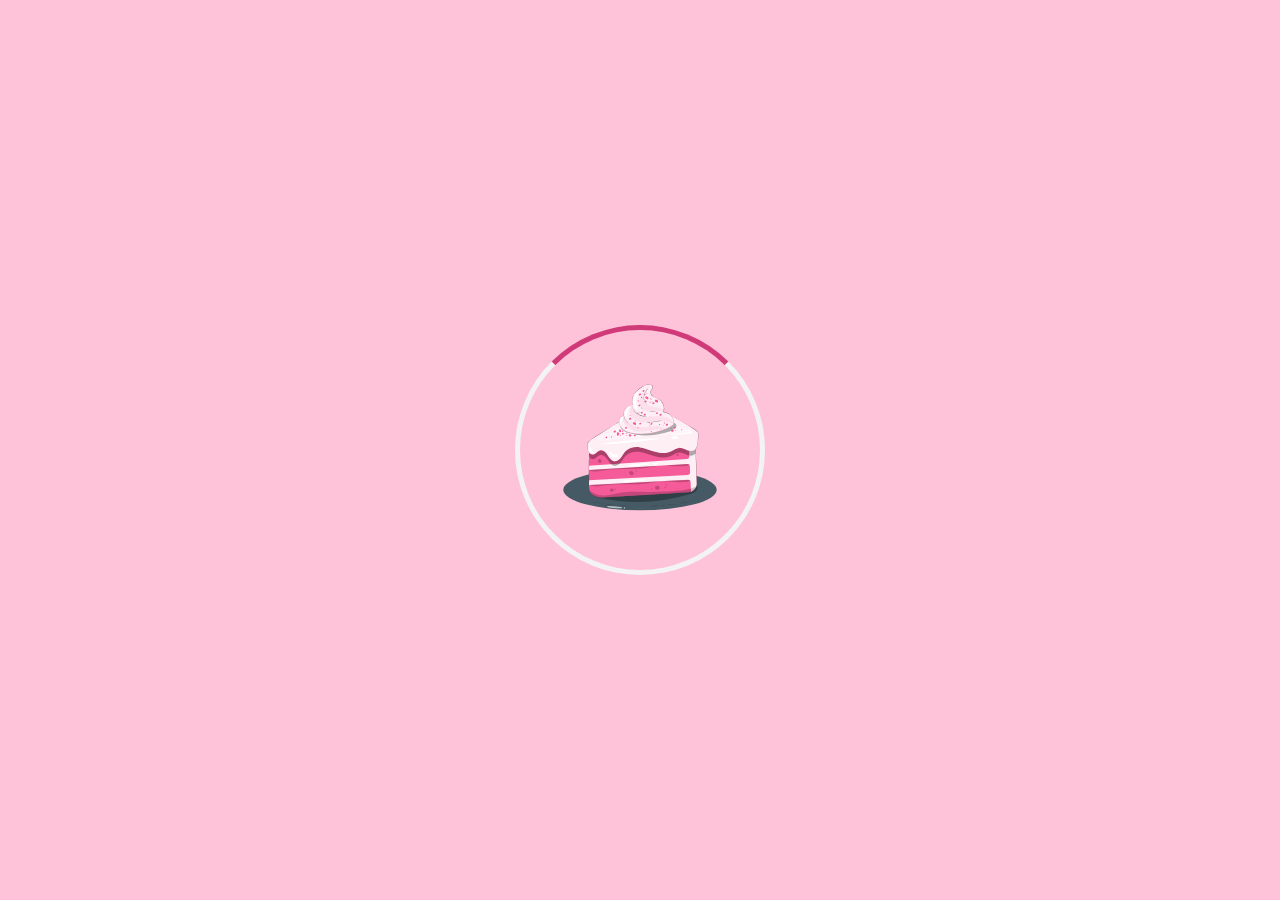
<file: login.html>
<!DOCTYPE html>
<html lang="en">
<head>
    <meta charset="UTF-8">
    <meta name="viewport" content="width=device-width, initial-scale=1.0">
    <title>Account Login | Family Sweets Valenzuela</title>
    <link rel="icon" href="css/designs/cake-icon.png" type="image/x-icon">
    <link rel="stylesheet" href="https://stackpath.bootstrapcdn.com/bootstrap/4.5.2/css/bootstrap.min.css">
    <link rel="stylesheet" href="https://cdnjs.cloudflare.com/ajax/libs/font-awesome/5.15.4/css/all.min.css">
    <link rel="stylesheet" href="css/login.css">
    <link rel="stylesheet" href="css/preloader.css">
    <link href="https://fonts.googleapis.com/css2?family=Poppins" rel="stylesheet">
    <style>
        button:active, button:focus {
            box-shadow: none !important;
        }
    </style>
</head>
<body>
    <div class="preloaderBg" id="preloader">
        <svg class="animated preloader1" id="freepik_stories-red-velvet-cake" xmlns="http://www.w3.org/2000/svg" viewBox="0 0 500 500" version="1.1" xmlns:xlink="http://www.w3.org/1999/xlink" xmlns:svgjs="http://svgjs.com/svgjs"><style>svg#freepik_stories-red-velvet-cake:not(.animated) .animable {opacity: 0;}svg#freepik_stories-red-velvet-cake.animated #freepik--Cake--inject-19 {animation: 1.5s Infinite  linear floating;animation-delay: 0s;}            @keyframes floating {                0% {                    opacity: 1;                    transform: translateY(0px);                }                50% {                    transform: translateY(-10px);                }                100% {                    opacity: 1;                    transform: translateY(0px);                }            }        .animator-hidden { display: none; }</style><g id="freepik--Table--inject-19" class="animable animator-hidden" style="transform-origin: 250px 302px;"><g id="elqh6z6n8uzj"><g style="opacity: 0.9; transform-origin: 250px 302px;" class="animable" id="elnl6cbzhu3ih"><path d="M459.35,302c0,.15-93.74.26-209.34.26S40.65,302.19,40.65,302s93.72-.26,209.36-.26S459.35,301.9,459.35,302Z" style="fill: rgb(38, 50, 56); transform-origin: 250px 302px;" id="elsb6non98cp" class="animable"></path></g></g></g><g id="freepik--Cake--inject-19" class="animable animator-active" style="transform-origin: 250px 280.589px;"><ellipse cx="250" cy="387.04" rx="191.74" ry="51.37" style="fill: rgb(69, 90, 100); transform-origin: 250px 387.04px;" id="elgygwr1y77l" class="animable"></ellipse><g id="el791eo4f9wi2"><g style="opacity: 0.9; transform-origin: 251.355px 405.14px;" class="animable" id="elkfentn6qwoi"><path d="M65.6,381.91a13.28,13.28,0,0,0,.74,4c.81,2.51,3,5.88,6.91,9.09,7.73,6.51,21.34,12.46,38.63,17.32,34.7,9.76,84.52,15.62,139.46,15.64S356.13,422,390.83,412.28c17.29-4.86,30.9-10.81,38.63-17.33,3.88-3.2,6.1-6.57,6.91-9.08a13.71,13.71,0,0,0,.74-4s0,.35,0,1a11.68,11.68,0,0,1-.61,3,16,16,0,0,1-2.27,4.35,28.13,28.13,0,0,1-4.61,4.86c-7.73,6.6-21.35,12.61-38.66,17.52-34.73,9.87-84.59,15.79-139.59,15.81s-104.83-5.94-139.56-15.81c-17.31-4.91-30.93-10.92-38.66-17.52a27.75,27.75,0,0,1-4.61-4.86,16,16,0,0,1-2.27-4.35,12.42,12.42,0,0,1-.45-1.7c-.07-.5-.15-.92-.16-1.26C65.6,382.26,65.6,381.91,65.6,381.91Z" style="fill: rgb(38, 50, 56); transform-origin: 251.355px 405.14px;" id="els10dlx4tmwg" class="animable"></path></g></g><g id="eli2gwatnygln"><g style="opacity: 0.3; transform-origin: 261.275px 389.906px;" class="animable" id="eloy1q7huavg"><path d="M387,371.22c-3.49-2.14-7.52-2.8-11.46-3.38a482.53,482.53,0,0,0-76.86-5l-169.6,33.05c2.33,7,9.81,9.48,16.31,10.87A462.88,462.88,0,0,0,378,396.7c7.06-2.16,15.55-6.59,15.47-14.87C393.42,377.34,390.53,373.37,387,371.22Z" id="el2llpw0hbri1" class="animable" style="transform-origin: 261.275px 389.906px;"></path></g></g><g id="elslgu9soi3c"><g style="opacity: 0.6; transform-origin: 186.254px 430.481px;" class="animable" id="el9kwy90u06da"><path d="M205.13,431.89c0,1.1-.28,2.14-15.11,1a141.88,141.88,0,0,1-18.9-2.56c-2-.47-3.82-1.12-3.74-1.66.18-1.29,1.93-1.18,4.16-.95,4.85.35,11.38.6,18.71,1.13C204.94,430,205.12,430.76,205.13,431.89Z" style="fill: rgb(255, 255, 255); transform-origin: 186.254px 430.481px;" id="elabgqak2ivr" class="animable"></path></g></g><g id="el9ivlqu73q4"><g style="opacity: 0.6; transform-origin: 211.133px 432.633px;" class="animable" id="el4eocxatn9t9"><path d="M211,430.69l-.46.11a1.9,1.9,0,0,0-1.15,1.72,2,2,0,0,0,1.62,2.06,1.89,1.89,0,0,0,1.84-1.81A1.77,1.77,0,0,0,211,430.69Z" style="fill: rgb(255, 255, 255); transform-origin: 211.133px 432.633px;" id="elpyl0g303qj" class="animable"></path></g></g><path d="M122.8,284.93s-.69,84.76,0,97.16,10.34,24.81,32.39,24.12c17.82-.56,161.67-9.66,216.2-13.14a21.65,21.65,0,0,0,20.26-22.22l-3.54-123.14s-109.57-66.15-112.32-65.46S122.8,284.93,122.8,284.93Z" style="fill: #F45B98; transform-origin: 257.076px 294.241px;" id="elccjhxmqas0i" class="animable"></path><g id="elp1znc5rc1r"><path d="M388.76,270.18a6.09,6.09,0,0,0-7.08-4l-4.77,1.06a6.07,6.07,0,0,0-4.76,6.21l1.15,30.28a6.07,6.07,0,0,1-5.66,6.33L122.5,327.17v10.37l245.64-15.2a6.08,6.08,0,0,1,6.47,5.79l.59,15.51a6.08,6.08,0,0,1-5.66,6.34l-247,13.45.1,11.87,247.3-13.69a6.09,6.09,0,0,1,6.48,5.79l1.1,24.39a21.67,21.67,0,0,0,14.16-20.94Z" style="fill: rgb(255, 255, 255); opacity: 0.9; transform-origin: 257.094px 328.914px;" class="animable" id="elx4y0artrfin"></path></g><g id="elcq253wbtd78"><g style="opacity: 0.9; transform-origin: 122.39px 345.455px;" class="animable" id="elptrkpuhe65s"><path d="M122.39,310.8c.14,0,.26,15.52.26,34.65s-.12,34.66-.26,34.66-.26-15.52-.26-34.66S122.25,310.8,122.39,310.8Z" style="fill: rgb(38, 50, 56); transform-origin: 122.39px 345.455px;" id="elhrjhjwkoa5" class="animable"></path></g></g><g id="el2fx25k74wgf"><g style="opacity: 0.9; transform-origin: 390.414px 328.455px;" class="animable" id="elz1e757yyx1e"><path d="M389.15,284.66c.15,0,.83,19.6,1.53,43.78s1.14,43.8,1,43.81-.83-19.6-1.52-43.79S389,284.66,389.15,284.66Z" style="fill: rgb(38, 50, 56); transform-origin: 390.414px 328.455px;" id="el7d3t6mli9f3" class="animable"></path></g></g><g id="eljpftc89q21"><g style="opacity: 0.2; transform-origin: 257.73px 392.334px;" class="animable" id="el19ffnqsaxxv"><path d="M390,378.43c-18.92,13.36-73.21,12.66-109.75,13.9-27.7.94-54.73-2.47-81.94,2.64-12.56,2.37-26.64,5.76-39.41,6.46-12.11.66-23.46-4.52-33.94-10.55,4,8.83,13.54,15.85,30.27,15.33,17.82-.56,161.67-9.66,216.2-13.14a21.62,21.62,0,0,0,19.07-14.51Z" id="el997f1v5szdt" class="animable" style="transform-origin: 257.73px 392.334px;"></path></g></g><g id="el1rn56gvoxd6"><g style="opacity: 0.2; transform-origin: 179.574px 387.817px;" class="animable" id="elc6l60zeu2bs"><path d="M182.83,384.92a4.83,4.83,0,0,0-3.77-1.23h-.15c-2.68.15-3.57,1.63-3.82,3a4.41,4.41,0,0,0,1.48,3.87c1.69,1.57,4.58,2,6.3.42A4.32,4.32,0,0,0,182.83,384.92Z" id="el7jsd6abbti" class="animable" style="transform-origin: 179.574px 387.817px;"></path></g></g><g id="elrdt9zk47hje"><g style="opacity: 0.2; transform-origin: 293.267px 381.969px;" class="animable" id="eluhjw11bauvo"><path d="M297.37,378.37a6.17,6.17,0,0,0-4.76-1.54h0l-.19,0h0c-3.38.18-4.52,2-4.84,3.75a5.44,5.44,0,0,0,1.88,4.81c2.14,2,5.8,2.44,8,.52A5.29,5.29,0,0,0,297.37,378.37Z" id="el7uonk4jkfv" class="animable" style="transform-origin: 293.267px 381.969px;"></path></g></g><g id="eltnuaboym0il"><g style="opacity: 0.2; transform-origin: 228.507px 345.207px;" class="animable" id="elejvtk3aicnc"><path d="M232.62,341.6a6.21,6.21,0,0,0-4.77-1.53h-.19c-3.39.18-4.52,2-4.84,3.75a5.41,5.41,0,0,0,1.88,4.8c2.14,2,5.8,2.45,8,.53A5.31,5.31,0,0,0,232.62,341.6Z" id="elngg8esnwh3" class="animable" style="transform-origin: 228.507px 345.207px;"></path></g></g><g id="elcwvtdd6bz3"><g style="opacity: 0.2; transform-origin: 149.469px 315.096px;" class="animable" id="elgfopn6at9xj"><path d="M151.1,310.62a4.14,4.14,0,0,0-4,0l0,0-.12.07,0,0c-2.37,1.15-2.49,3.19-2.08,4.88a6.31,6.31,0,0,0,3.15,3.92c2.27,1.2,5.08.59,5.93-1.83S153.32,311.84,151.1,310.62Z" id="el5a9hol44y1f" class="animable" style="transform-origin: 149.469px 315.096px;"></path></g></g><g id="elwwkmuc9lsyt"><g style="opacity: 0.2; transform-origin: 344.006px 299.454px;" class="animable" id="el53mz2mbjmsn"><path d="M346.06,297.66a3.05,3.05,0,0,0-2.38-.77h-.1a2.27,2.27,0,0,0-2.42,1.88,2.73,2.73,0,0,0,.94,2.4,3.11,3.11,0,0,0,4,.26A2.64,2.64,0,0,0,346.06,297.66Z" id="elltioa71m2f" class="animable" style="transform-origin: 344.006px 299.454px;"></path></g></g><g id="elwgfsutgw0k"><g style="opacity: 0.2; transform-origin: 313.188px 380.678px;" class="animable" id="elhdcz52i3eg"><path d="M314.11,379.1a1,1,0,0,0-1.07-.66H313c-.76.08-1,.88-1.09,1.63a3.76,3.76,0,0,0,.43,2.09c.48.86,1.3,1.07,1.79.23A3.94,3.94,0,0,0,314.11,379.1Z" id="elqw5o4voeqzi" class="animable" style="transform-origin: 313.188px 380.678px;"></path></g></g><g id="elmuho96b0u"><g style="opacity: 0.2; transform-origin: 187.763px 385.25px;" class="animable" id="elxiab021ps6"><path d="M189.27,385.7a1.82,1.82,0,0,0-.34-1.44h0l0,0h0a1.34,1.34,0,0,0-1.71-.64,1.66,1.66,0,0,0-.95,1.23,1.83,1.83,0,0,0,1.1,2.1A1.62,1.62,0,0,0,189.27,385.7Z" id="el3quuj3aynsk" class="animable" style="transform-origin: 187.763px 385.25px;"></path></g></g><g id="elo3iu3jrt2j"><g style="opacity: 0.2; transform-origin: 278.798px 385.297px;" class="animable" id="elrlj0by10u0p"><path d="M280.3,385.8a1.8,1.8,0,0,0-.34-1.45h0l0-.05h0a1.35,1.35,0,0,0-1.71-.63,1.64,1.64,0,0,0-.94,1.22,1.81,1.81,0,0,0,1.09,2.1A1.62,1.62,0,0,0,280.3,385.8Z" id="elk9e703oyuwa" class="animable" style="transform-origin: 278.798px 385.297px;"></path></g></g><g id="elmje4k158vag"><g style="opacity: 0.2; transform-origin: 240.569px 339.601px;" class="animable" id="elxv6d9yb1ol"><path d="M242.09,340.05a1.8,1.8,0,0,0-.33-1.45h0l0,0v0a1.33,1.33,0,0,0-1.7-.63,1.63,1.63,0,0,0-1,1.23,1.8,1.8,0,0,0,1.09,2.09A1.6,1.6,0,0,0,242.09,340.05Z" id="elsr0qwzg6vxg" class="animable" style="transform-origin: 240.569px 339.601px;"></path></g></g><g id="elxqdvlrri2q"><g style="opacity: 0.2; transform-origin: 316.887px 373.917px;" class="animable" id="elkbfvp3fqt6"><path d="M318.39,374.41a1.79,1.79,0,0,0-.34-1.44h0l0-.05h0a1.35,1.35,0,0,0-1.71-.63,1.64,1.64,0,0,0-.94,1.22,1.81,1.81,0,0,0,1.09,2.1A1.62,1.62,0,0,0,318.39,374.41Z" id="ele0k4z8qvhbf" class="animable" style="transform-origin: 316.887px 373.917px;"></path></g></g><path d="M275.37,322.15c.08,1.45-12.44,3.31-27.92,4.66s-28.12,1.69-28.3.25S231.43,323,247,321.63,275.29,320.73,275.37,322.15Z" style="fill: rgb(255, 255, 255); transform-origin: 247.259px 324.402px;" id="el1l4sm9tl1d5" class="animable"></path><path d="M294.62,321c.11,1.43-2.64,2.8-6.12,3.06s-6.41-.69-6.51-2.12,2.63-2.81,6.12-3.07S294.51,319.59,294.62,321Z" style="fill: rgb(255, 255, 255); transform-origin: 288.305px 321.465px;" id="el2v9x9aoyv4a" class="animable"></path><path d="M265.54,361.52c.18,1.41-14.33,4.36-32.5,5.5s-32.93.05-32.93-1.36,14.61-2.69,32.6-3.84S265.36,360.07,265.54,361.52Z" style="fill: rgb(255, 255, 255); transform-origin: 232.826px 364.081px;" id="eloo4ojj8178" class="animable"></path><g id="elkjl4pgs9x7"><g style="opacity: 0.2; transform-origin: 248.17px 331.901px;" class="animable" id="el25bap67n7up"><path d="M122.5,338.41c12,5.65,26,2,39.06-.12,33.94-5.61,68.91-.62,103-5.55,14.12-2,28-5.78,42.29-6.19,14.41-.42,28.79,2.59,43.18,1.7,8.73-.53,15.73.24,23.81-3.08-1.71-4.63-14.28-2.21-23.54-1.71-29.11,1.58-54.14,3.09-83.21,5.13-48.8,3.43-95.65,5.25-144.45,9" id="elrh0t2wmphf" class="animable" style="transform-origin: 248.17px 331.901px;"></path></g></g><g id="el5c0q67k8xwl"><g style="opacity: 0.2; transform-origin: 249.995px 370.377px;" class="animable" id="elh5t3nanq647"><path d="M352.21,363.25c-29.13,1.2-54.18,2.38-83.28,4-48.84,2.79-95.81,4.78-144.66,7.91h0c11.91,5.81,26,2.39,39.07.4,34-5.16,68.9.28,103-4.2,14.14-1.85,28.11-5.41,42.37-5.63s28.75,3,43.16,2.27c8.72-.42,15.72.44,23.85-2.77C374.08,360.62,361.47,362.87,352.21,363.25Z" id="elats6w1ipzte" class="animable" style="transform-origin: 249.995px 370.377px;"></path></g></g><g id="elgzc17vadua5"><g style="opacity: 0.3; transform-origin: 258.744px 256.161px;" class="animable" id="elm9dd65b2ccg"><path d="M394.88,254.89c-.52-5.36-102.16-62-111.28-67.55-6.82-4.13-14.56-1.68-18.85.79-36.91,21.28-123.47,75.82-130.94,81-4.11,2.84-9.07,5-11.31,6.76l.24,17.85-.07,7.93c2.09,5.71,5.51,9.72,11.47,8.53,6.48-1.29,10.28-8.72,16.71-10.22,7.41-1.74,13.94,5,18,11.52s8.33,14.08,15.81,15.49c6.75,1.26,13.29-3.3,17.56-8.68s7.25-11.77,12.1-16.62c9.14-9.12,23.4-11.11,36.16-9.17s24.74,7.21,37.16,10.72,26.11,5.17,37.94,0c7.42-3.24,14.06-9.1,22.16-9.46,10.85-.49,20.46,9.19,31.24,7.88a15,15,0,0,0,10.56-5.79l-.38-14C391.07,273.48,395.76,264,394.88,254.89Z" id="el2grr6sbwjtj" class="animable" style="transform-origin: 258.744px 256.161px;"></path></g></g><path d="M394.88,243.32c.88,9.14.75,23-1.2,31.37S387.5,289,378.94,290.08c-10.78,1.31-20.39-8.36-31.24-7.88-8.1.36-14.74,6.23-22.16,9.46-11.84,5.15-25.53,3.49-37.94,0s-24.4-8.78-37.16-10.72-27,.05-36.16,9.17c-4.85,4.85-7.82,11.25-12.1,16.63s-10.81,9.93-17.56,8.67c-7.48-1.4-11.79-9-15.81-15.49s-10.55-13.26-18-11.52c-6.43,1.51-10.23,8.93-16.71,10.22-6,1.19-11.81-3.64-13.9-9.36-1.35-3.68-1.77-8.59-1.7-13.23a15.07,15.07,0,0,1,5.85-11.64c2.24-1.73,5.31-4,9.42-6.83,7.47-5.16,94-59.7,130.94-81,4.29-2.47,12-4.92,18.85-.79C292.72,181.29,394.36,238,394.88,243.32Z" style="fill: #F45B98; transform-origin: 256.947px 244.587px;" id="elg1oc0yku30s" class="animable"></path><g id="eljttrt2nf0rc"><g style="opacity: 0.9; transform-origin: 256.947px 244.587px;" class="animable" id="elzr3glsyv2j"><path d="M394.88,243.32c.88,9.14.75,23-1.2,31.37S387.5,289,378.94,290.08c-10.78,1.31-20.39-8.36-31.24-7.88-8.1.36-14.74,6.23-22.16,9.46-11.84,5.15-25.53,3.49-37.94,0s-24.4-8.78-37.16-10.72-27,.05-36.16,9.17c-4.85,4.85-7.82,11.25-12.1,16.63s-10.81,9.93-17.56,8.67c-7.48-1.4-11.79-9-15.81-15.49s-10.55-13.26-18-11.52c-6.43,1.51-10.23,8.93-16.71,10.22-6,1.19-11.81-3.64-13.9-9.36-1.35-3.68-1.77-8.59-1.7-13.23a15.07,15.07,0,0,1,5.85-11.64c2.24-1.73,5.31-4,9.42-6.83,7.47-5.16,94-59.7,130.94-81,4.29-2.47,12-4.92,18.85-.79C292.72,181.29,394.36,238,394.88,243.32Z" style="fill: rgb(255, 255, 255); transform-origin: 256.947px 244.587px;" id="eljovthhcee9" class="animable"></path></g></g><g id="eljyioe0qcyb"><path d="M145.25,258a3.55,3.55,0,0,0,2.18,6.62c50.41-3.7,196.16-17.48,225.47-20.26a1.62,1.62,0,0,0,.71-3c-17.37-9.94-80.41-45.92-96.24-53.8a7.84,7.84,0,0,0-7.31.18Z" style="fill: rgb(255, 255, 255); opacity: 0.3; transform-origin: 258.911px 225.696px;" class="animable" id="elfvfui4bfdlo"></path></g><path d="M298.05,258.66c.14,1.43-31.88,5.77-71.51,9.69s-71.88,5.93-72,4.5,31.87-5.77,71.51-9.69S297.91,257.23,298.05,258.66Z" style="fill: rgb(255, 255, 255); transform-origin: 226.295px 265.755px;" id="elgi2u9u1uh1f" class="animable"></path><path d="M346,255.79c.36,2.11-3.59,4.55-8.89,4.84s-9.48-1.7-9.36-3.84,4.13-3.69,8.93-4S345.66,253.65,346,255.79Z" style="fill: rgb(255, 255, 255); transform-origin: 336.885px 256.699px;" id="el4dkuqxmhq6e" class="animable"></path><path d="M193.66,299.34c-1.61-.88-3.56.06-5.39.27a9.81,9.81,0,0,1-6.35-1.81c-1.89-1.22-3.7-3.16-5.48-4.53a3.07,3.07,0,0,0-2.38-.62c-.79.18-1.24.87-.76,2.11,2,3.07,4.13,6.18,7,8.54s6.59,3.88,10.22,3.22a5.88,5.88,0,0,0,4.2-2.67A3.39,3.39,0,0,0,193.66,299.34Z" style="fill: rgb(255, 255, 255); transform-origin: 184.137px 299.643px;" id="ela3qjtjrnmpp" class="animable"></path><path d="M129.07,288.92a6.71,6.71,0,0,1-.89-3.14,16.9,16.9,0,0,0-.4-3.27,3.76,3.76,0,0,0-2-2.5,2,2,0,0,0-.87-.11,2.68,2.68,0,0,0-2.39,2.64,17.47,17.47,0,0,0,2.6,10.62c1.09,1.57,2.75,2.95,4.78,2.67a2.66,2.66,0,0,0,2.35-2.44C132.31,291.44,130.1,290.49,129.07,288.92Z" style="fill: rgb(255, 255, 255); transform-origin: 127.359px 287.879px;" id="ela17g7lo8tog" class="animable"></path><path d="M380.86,243.26a3.56,3.56,0,0,0-1.49-1.21c-9.36-5.07-29-14-29-14s14.5,8.79,21.39,12.38a2,2,0,0,1,1.1,1.76c-.05,1.26-1.34,1.56-2.4,1.68-16,1.92-31.92,2.66-47.87,4.57,0,0,17.22,1.45,32.21,0s22.74-1,25.27-2.56C381.43,245,381.27,244,380.86,243.26Z" style="fill: rgb(255, 255, 255); transform-origin: 351.87px 238.567px;" id="elrawrweky7jm" class="animable"></path><g id="el28ckygv4tnw"><g style="opacity: 0.3; transform-origin: 270.633px 233.75px;" class="animable" id="elneppg8c2h1o"><path d="M341,225.52c-.83-3.14-4.15-4.9-7.24-5.9-7.16-2.34-14.8-2.71-22.32-3-32.41-1.25-65.81-1.18-95.94,10.8l-15.43-.59c1.91,17.49,37.24,22.89,56.33,24.25s38.27-1.67,56.77-6.56c7.93-2.09,15.93-4.6,22.6-9.39C339,232.86,342,229.28,341,225.52Z" id="elxsqweh4zdec" class="animable" style="transform-origin: 270.633px 233.75px;"></path></g></g><path d="M333.89,223.24a25.84,25.84,0,0,0-25-29.9c4.21-12.14-1.37-26.91-12.56-33.24-4.26-2.41-9.13-3.68-13.25-6.33s-7.52-7.46-6.37-12.22c1.11-4.57,6.11-8,4.8-12.94a7.48,7.48,0,0,0-5-5c-4.23-1.41-8.49,0-12.42,1.72-10,4.26-19.47,10.35-26,19s-9.75,20.26-6.8,30.72a22.08,22.08,0,0,0-21.7,26.37,13.6,13.6,0,0,0-10.46,8.63,18.6,18.6,0,0,0-1,5.07A24.23,24.23,0,0,0,209,236.82c8.92,6,25.52,12.36,54.62,9.72C315,241.87,333.89,223.24,333.89,223.24Z" style="fill: #F45B98; transform-origin: 266.149px 185.094px;" id="el8e82bm8i4dc" class="animable"></path><g id="el13a8s6kiumh"><g style="opacity: 0.9; transform-origin: 266.149px 185.094px;" class="animable" id="elybuuii8eazc"><path d="M333.89,223.24a25.84,25.84,0,0,0-25-29.9c4.21-12.14-1.37-26.91-12.56-33.24-4.26-2.41-9.13-3.68-13.25-6.33s-7.52-7.46-6.37-12.22c1.11-4.57,6.11-8,4.8-12.94a7.48,7.48,0,0,0-5-5c-4.23-1.41-8.49,0-12.42,1.72-10,4.26-19.47,10.35-26,19s-9.75,20.26-6.8,30.72a22.08,22.08,0,0,0-21.7,26.37,13.6,13.6,0,0,0-10.46,8.63,18.6,18.6,0,0,0-1,5.07A24.23,24.23,0,0,0,209,236.82c8.92,6,25.52,12.36,54.62,9.72C315,241.87,333.89,223.24,333.89,223.24Z" style="fill: rgb(255, 255, 255); transform-origin: 266.149px 185.094px;" id="els8pv5o02qtl" class="animable"></path></g></g><g id="el0jb8zmit4xra"><g style="opacity: 0.1; transform-origin: 278.881px 199.147px;" class="animable" id="elavg8mayzvvb"><path d="M231.3,175.13c-1.33,9.88,7.91,20.45,17.34,25s20.42,4.43,30.88,3.63,21.12-2.14,31.31.34,21.26,8.77,23.06,19.1c-7.36-5.7-18.09-7-27.4-7.44s-18.58.93-27.84,2a92.07,92.07,0,0,1-27.07-1c-9.18-1.59-16.65-4.83-22.39-12.17s-7.2-20.94-2.57-29A13.89,13.89,0,0,1,231.3,175.13Z" style="fill: #F45B98; transform-origin: 278.881px 199.147px;" id="elve1etqqpuzj" class="animable"></path></g></g><g id="el6xo952kt20i"><g style="opacity: 0.1; transform-origin: 279.332px 163.25px;" class="animable" id="elvwjtxvids0r"><path d="M293.14,181.41C279.11,178.9,271.6,177,265,170c-4.58-4.89-5.6-12.33-4.14-18.87s5.05-12.39,8.81-17.94a41.65,41.65,0,0,0-20.26,30.61c-.62,5.15-.21,10.59,2.32,15.12,4.36,7.79,12.51,9.87,21.36,11,15.56,2,30.62-3.39,36.42,3.39h0C309.1,186.27,300.1,182.65,293.14,181.41Z" style="fill: #F45B98; transform-origin: 279.332px 163.25px;" id="elfql8wh94dy" class="animable"></path></g></g><g id="elr7nkpp02lqn"><g style="opacity: 0.1; transform-origin: 261.136px 221.808px;" class="animable" id="elq8szny74l8e"><path d="M291.49,227.28c-7.88.12-15.67,1.65-23.51,2.45-11.7,1.2-23.83.71-34.73-3.71s-20.43-13.2-23.68-24.51l-2.41.68c-1.63,12.48,3.74,22,13.55,29.88s23,11,35.51,9.78c12-1.17,23.65-4.45,35.67-5.42a23,23,0,0,1,12.4,2.29l11.11-4.4C309,229.77,299.37,227.16,291.49,227.28Z" style="fill: #F45B98; transform-origin: 261.136px 221.808px;" id="elubs46ketvr" class="animable"></path></g></g><path d="M216,205.63c-.65.22-1.93-1.27-2.69-4.24A19.53,19.53,0,0,1,222,180.56c2.66-1.54,4.61-1.67,4.91-1.06s-.9,1.94-2.57,3.91A28.6,28.6,0,0,0,217,201.06C216.76,203.63,216.73,205.41,216,205.63Z" style="fill: rgb(255, 255, 255); transform-origin: 219.896px 192.406px;" id="elcilbwltust" class="animable"></path><path d="M245.29,142.79c.83.74-.31,3.28-1.7,7.13a45.48,45.48,0,0,0-1.19,30.33c1.08,3.95,2,6.57,1.12,7.25s-3.44-.92-6.12-4.9a28.09,28.09,0,0,1-3.52-7.61,31.84,31.84,0,0,1,.81-20.49,28.19,28.19,0,0,1,4.1-7.31C241.78,143.43,244.53,142.09,245.29,142.79Z" style="fill: rgb(255, 255, 255); transform-origin: 239.068px 165.132px;" id="elgau7737u2fh" class="animable"></path><path d="M202.1,221.94c-.66.21-1.67-.65-2.35-2.5a10.26,10.26,0,0,1-.59-3.36,13.21,13.21,0,0,1,2.49-7.9,10.61,10.61,0,0,1,2.41-2.42c1.62-1.12,2.95-1.24,3.36-.69s0,1.68-.58,3.11a39.61,39.61,0,0,0-3.43,10.88C203.1,220.58,202.8,221.72,202.1,221.94Z" style="fill: rgb(255, 255, 255); transform-origin: 203.372px 213.361px;" id="elk8g74hw1se" class="animable"></path><path d="M194.68,242.94c-.33.13-2.87.26-2.52,2.87s-.18,6.71,2.09,6,4.36-2.36,3.75-4.41S196.59,242.16,194.68,242.94Z" style="fill: #F45B98; transform-origin: 195.117px 247.356px;" id="el2j0cm86c1kp" class="animable"></path><path d="M232.54,219.42c-.06.36-1.31,2.58,1.09,3.67s5.59,3.73,6.2,1.44.33-4.95-1.73-5.52S232.9,217.39,232.54,219.42Z" style="fill: #F45B98; transform-origin: 236.138px 221.831px;" id="elqw7m36fe3" class="animable"></path><path d="M287.59,163c-.06.36-1.31,2.58,1.09,3.68s5.59,3.72,6.21,1.43.32-4.95-1.74-5.52S288,161,287.59,163Z" style="fill: #F45B98; transform-origin: 291.194px 165.419px;" id="el57pvwitfwmy" class="animable"></path><path d="M263.54,155.13c-.06.35-1.31,2.57,1.09,3.67s5.59,3.72,6.2,1.43.33-4.95-1.73-5.52S263.9,153.09,263.54,155.13Z" style="fill: #F45B98; transform-origin: 267.138px 157.534px;" id="ellzf1uci7ubc" class="animable"></path><path d="M259.43,200.68c.2.16,1.16,1.65,2.62.54s4.13-2.23,2.92-3.36-2.94-1.82-4-.74S258.3,199.8,259.43,200.68Z" style="fill: #F45B98; transform-origin: 262.16px 199.104px;" id="elkzemflq5gj" class="animable"></path><path d="M280.92,172.15c.2.16,1.16,1.65,2.62.53s4.13-2.22,2.92-3.35-2.94-1.82-4-.74S279.78,171.27,280.92,172.15Z" style="fill: #F45B98; transform-origin: 283.648px 170.572px;" id="elc649hgny239" class="animable"></path><path d="M261.59,167.78c.19.15,1.15,1.65,2.62.53s4.12-2.22,2.92-3.35-2.95-1.83-4-.75S260.45,166.89,261.59,167.78Z" style="fill: #F45B98; transform-origin: 264.317px 166.197px;" id="elnu09uvbfy7e" class="animable"></path><path d="M208.58,244.33c-.43.11-6.1,1.44-4.19,3s2.44,2,4.19.81S209.53,244.09,208.58,244.33Z" style="fill: #F45B98; transform-origin: 206.806px 246.567px;" id="elqeif1jtu2g" class="animable"></path><path d="M252.05,219.21c-.43.11-6.1,1.44-4.18,3s2.44,2,4.18.81S253,219,252.05,219.21Z" style="fill: #F45B98; transform-origin: 250.277px 221.449px;" id="el5gi09r2e8rv" class="animable"></path><path d="M280,220.16c-.43.11-6.1,1.44-4.18,3s2.44,2,4.18.8S281,219.91,280,220.16Z" style="fill: #F45B98; transform-origin: 278.235px 222.396px;" id="el1k6u929h582" class="animable"></path><path d="M255.93,192.12c-.43.11-6.1,1.44-4.18,3s2.44,2,4.18.81S256.88,191.87,255.93,192.12Z" style="fill: #F45B98; transform-origin: 254.157px 194.357px;" id="el7l3473q4ipn" class="animable"></path><path d="M216.53,229.92c-.43.11-6.1,1.44-4.18,3s2.44,2,4.18.8S217.48,229.67,216.53,229.92Z" style="fill: #F45B98; transform-origin: 214.757px 232.156px;" id="eldv6aqamb7ud" class="animable"></path><path d="M273.82,217.84c-.26.06-3.66.86-2.51,1.81s1.46,1.21,2.51.48S274.39,217.69,273.82,217.84Z" style="fill: #F45B98; transform-origin: 272.757px 219.19px;" id="elgx3kdh2l0mp" class="animable"></path><path d="M238.74,248.74c-.43.11-6.1,1.44-4.18,3s2.44,2,4.18.8S239.69,248.5,238.74,248.74Z" style="fill: #F45B98; transform-origin: 236.967px 250.976px;" id="elhiiwqiludco" class="animable"></path><path d="M338.35,229.15c-.43.11-6.1,1.44-4.19,3s2.44,2,4.19.81S339.3,228.91,338.35,229.15Z" style="fill: #F45B98; transform-origin: 336.576px 231.387px;" id="elhvyi6t85pv5" class="animable"></path><path d="M250.05,174c-.43.11-6.1,1.44-4.18,3s2.44,2,4.18.8S251,173.71,250.05,174Z" style="fill: #F45B98; transform-origin: 248.277px 176.233px;" id="el8x0ywgm4mk3" class="animable"></path><path d="M260.22,137.73c-.43.11-6.1,1.44-4.18,3s2.44,2,4.18.8S261.17,137.48,260.22,137.73Z" style="fill: #F45B98; transform-origin: 258.447px 139.966px;" id="elsv3izm3di5" class="animable"></path><path d="M293.81,193.19c-.43.11-6.1,1.44-4.18,3s2.44,2,4.18.81S294.76,193,293.81,193.19Z" style="fill: #F45B98; transform-origin: 292.037px 195.43px;" id="elb7au9j52iow" class="animable"></path><path d="M201.66,250.87c-1.19,0-2.41.53-1.89,1.31a1.25,1.25,0,0,0,1.89.52C202.47,252.27,201.66,250.87,201.66,250.87Z" style="fill: #F45B98; transform-origin: 200.833px 251.906px;" id="eluyp5nskztn8" class="animable"></path><path d="M355.29,235.93c-1.19,0-2.41.52-1.89,1.31a1.26,1.26,0,0,0,1.89.52C356.1,237.32,355.29,235.93,355.29,235.93Z" style="fill: #F45B98; transform-origin: 354.463px 236.963px;" id="el1embb9u09ii" class="animable"></path><path d="M274.43,226.21c-1.19,0-2.41.53-1.88,1.31a1.25,1.25,0,0,0,1.88.52C275.25,227.61,274.43,226.21,274.43,226.21Z" style="fill: #F45B98; transform-origin: 273.609px 227.243px;" id="eljkxkozpa9b" class="animable"></path><path d="M216.17,249.84c-1.19,0-2.41.53-1.89,1.31a1.26,1.26,0,0,0,1.89.52C217,251.24,216.17,249.84,216.17,249.84Z" style="fill: #F45B98; transform-origin: 215.348px 250.873px;" id="eljr0m4ifd8lm" class="animable"></path><path d="M340.17,236.73c-1.19,0-2.41.52-1.89,1.31a1.26,1.26,0,0,0,1.89.52C341,238.12,340.17,236.73,340.17,236.73Z" style="fill: #F45B98; transform-origin: 339.348px 237.763px;" id="elvriy3s7qxlc" class="animable"></path><path d="M238.83,213.9c-1.19,0-2.41.52-1.88,1.31a1.25,1.25,0,0,0,1.88.52C239.65,215.29,238.83,213.9,238.83,213.9Z" style="fill: #F45B98; transform-origin: 238.009px 214.933px;" id="el9ouqyna4g9l" class="animable"></path><path d="M225.92,200.42c-1.19,0-2.41.53-1.88,1.31a1.25,1.25,0,0,0,1.88.52C226.74,201.82,225.92,200.42,225.92,200.42Z" style="fill: #F45B98; transform-origin: 225.099px 201.453px;" id="eljc9k6oyvem" class="animable"></path><path d="M201.77,246.59c-.8,0-1.63.36-1.28.89a.86.86,0,0,0,1.28.35C202.32,247.54,201.77,246.59,201.77,246.59Z" style="fill: #F45B98; transform-origin: 201.211px 247.289px;" id="elng4lkifkmvj" class="animable"></path><path d="M323.56,240.92c-.81,0-1.63.36-1.28.89a.86.86,0,0,0,1.28.35C324.11,241.87,323.56,240.92,323.56,240.92Z" style="fill: #F45B98; transform-origin: 323.001px 241.619px;" id="elry6zd53ul2o" class="animable"></path><path d="M309.46,225.44c-.8,0-1.63.35-1.27.88a.84.84,0,0,0,1.27.35C310,226.38,309.46,225.44,309.46,225.44Z" style="fill: #F45B98; transform-origin: 308.902px 226.136px;" id="el3p6jdcklvkk" class="animable"></path><path d="M249.16,192.1c-.8,0-1.63.35-1.27.88a.85.85,0,0,0,1.27.36C249.71,193,249.16,192.1,249.16,192.1Z" style="fill: #F45B98; transform-origin: 248.604px 192.797px;" id="elcca5q8fvaks" class="animable"></path><path d="M280.54,165.14c-.8,0-1.63.36-1.28.89a.86.86,0,0,0,1.28.35C281.09,166.09,280.54,165.14,280.54,165.14Z" style="fill: #F45B98; transform-origin: 279.981px 165.839px;" id="eljxtg06ine" class="animable"></path><path d="M266.69,145.27c-.8,0-1.63.35-1.27.88a.85.85,0,0,0,1.27.36C267.24,146.21,266.69,145.27,266.69,145.27Z" style="fill: #F45B98; transform-origin: 266.134px 145.967px;" id="elzqm5b62yykf" class="animable"></path><path d="M247,157.44c-.8,0-1.62.35-1.27.88a.85.85,0,0,0,1.27.36C247.57,158.38,247,157.44,247,157.44Z" style="fill: #F45B98; transform-origin: 246.45px 158.137px;" id="el59tkxoanc8n" class="animable"></path><path d="M228.23,217.34c-.81,0-1.63.36-1.28.89a.86.86,0,0,0,1.28.35C228.78,218.28,228.23,217.34,228.23,217.34Z" style="fill: #F45B98; transform-origin: 227.671px 218.039px;" id="elr8xqon9k0c" class="animable"></path><path d="M179.5,253.55l-1.74.43s-.7.69-.44,1.3a1.42,1.42,0,0,0,1.06,1c.33,0,.86.26,1.12,0s.7-.09.87-.52a2.24,2.24,0,0,0,0-1.31C180.28,254.06,179.5,253.55,179.5,253.55Z" style="fill: #F45B98; transform-origin: 178.865px 254.973px;" id="elnynbth1165i" class="animable"></path><path d="M311.7,218.46l-1.74.43s-.7.7-.44,1.31a1.4,1.4,0,0,0,1.06,1c.34,0,.86.27,1.12,0s.7-.08.87-.52a2.17,2.17,0,0,0,0-1.31C312.48,219,311.7,218.46,311.7,218.46Z" style="fill: #F45B98; transform-origin: 311.067px 219.89px;" id="elmbk7kvpnzym" class="animable"></path><path d="M245.59,230.55l-1.74.43s-.7.7-.44,1.31a1.42,1.42,0,0,0,1.06,1c.34,0,.86.27,1.12,0s.7-.08.87-.52a2.17,2.17,0,0,0,0-1.31C246.38,231.07,245.59,230.55,245.59,230.55Z" style="fill: #F45B98; transform-origin: 244.957px 231.98px;" id="ellr3xmnmjanh" class="animable"></path><path d="M184.34,240.58c-.21.39-1.05,2.85,1,3.21a5.91,5.91,0,0,0,2.77-.29,2.45,2.45,0,0,0,1.68-2.33v-.26a2.38,2.38,0,0,0-1.27-2.14.69.69,0,0,0-.3-.1A3.5,3.5,0,0,0,184.34,240.58Z" style="fill: #F45B98; transform-origin: 186.891px 241.218px;" id="ellvytbgw5l3" class="animable"></path><path d="M314.73,223.55c-.21.39-1,2.85,1,3.21a5.93,5.93,0,0,0,2.77-.29,2.45,2.45,0,0,0,1.67-2.33v-.25a2.38,2.38,0,0,0-1.27-2.15.82.82,0,0,0-.29-.1A3.51,3.51,0,0,0,314.73,223.55Z" style="fill: #F45B98; transform-origin: 317.285px 224.189px;" id="el0ekg3idrg7lf" class="animable"></path><path d="M298.76,198.59c-.22.38-1.05,2.85,1,3.21a5.8,5.8,0,0,0,2.77-.3,2.44,2.44,0,0,0,1.68-2.32v-.26a2.4,2.4,0,0,0-1.28-2.15.76.76,0,0,0-.29-.1A3.49,3.49,0,0,0,298.76,198.59Z" style="fill: #F45B98; transform-origin: 301.309px 199.223px;" id="elgthr1ws575d" class="animable"></path><path d="M247.14,148c-.21.38-1,2.85,1,3.21a5.8,5.8,0,0,0,2.77-.3,2.44,2.44,0,0,0,1.68-2.33v-.25a2.39,2.39,0,0,0-1.27-2.15.86.86,0,0,0-.3-.1A3.49,3.49,0,0,0,247.14,148Z" style="fill: #F45B98; transform-origin: 249.7px 148.633px;" id="elw9huaxjyfn" class="animable"></path><path d="M222.67,208.7c-.21.39-1,2.85,1.05,3.21a5.94,5.94,0,0,0,2.77-.29,2.45,2.45,0,0,0,1.67-2.33V209a2.38,2.38,0,0,0-1.27-2.15.8.8,0,0,0-.3-.1A3.5,3.5,0,0,0,222.67,208.7Z" style="fill: #F45B98; transform-origin: 225.253px 209.316px;" id="elrapvqbv6p99" class="animable"></path><path d="M245.15,197.2c.21.09,1.49.33,1.29-1.08a5.46,5.46,0,0,0-.62-1.77,1.28,1.28,0,0,0-1.36-.81l-.12,0a1.15,1.15,0,0,0-.76,1.1.42.42,0,0,0,0,.2A2.86,2.86,0,0,0,245.15,197.2Z" style="fill: #F45B98; transform-origin: 245.015px 195.401px;" id="el4ztq9dg69xs" class="animable"></path><path d="M245.71,166.9c.21.09,1.49.34,1.29-1.07a5.38,5.38,0,0,0-.62-1.77,1.28,1.28,0,0,0-1.36-.81l-.12,0a1.14,1.14,0,0,0-.76,1.1.42.42,0,0,0,0,.2A2.83,2.83,0,0,0,245.71,166.9Z" style="fill: #F45B98; transform-origin: 245.575px 165.108px;" id="elbmwwa0h3iaj" class="animable"></path><path d="M262.3,150.4c.21.09,1.49.33,1.29-1.08a5.71,5.71,0,0,0-.62-1.77,1.29,1.29,0,0,0-1.36-.81l-.12,0a1.14,1.14,0,0,0-.76,1.09.72.72,0,0,0,0,.21A2.85,2.85,0,0,0,262.3,150.4Z" style="fill: #F45B98; transform-origin: 262.167px 148.602px;" id="elqi3zesp3u4s" class="animable"></path><path d="M277.39,161.68c.22.09,1.49.33,1.29-1.08a5.46,5.46,0,0,0-.62-1.77,1.27,1.27,0,0,0-1.36-.8l-.12,0a1.14,1.14,0,0,0-.76,1.09.46.46,0,0,0,0,.21A2.84,2.84,0,0,0,277.39,161.68Z" style="fill: #F45B98; transform-origin: 277.255px 159.886px;" id="elir3ypmblc6" class="animable"></path><path d="M166,253.79c-.61.38-3.13,1.34-2.35,3.35s4.88.42,4.62-1.14S167.62,252.82,166,253.79Z" style="fill: #F45B98; transform-origin: 165.892px 255.791px;" id="eldiivmwko35o" class="animable"></path><path d="M198.1,236.58c-.34.11-1,5,1.12,5.75s3.6.35,3.63-1.31S203.09,234.92,198.1,236.58Z" style="fill: #F45B98; transform-origin: 200.294px 239.454px;" id="eld5juj30oodt" class="animable"></path><path d="M221.7,251.67c0,.37,4.12,3,5.7,1.37s1.81-3.14.31-3.85S222.26,246.45,221.7,251.67Z" style="fill: #F45B98; transform-origin: 225.209px 250.885px;" id="elfs5qlm0iskb" class="animable"></path><path d="M327.42,240.29c0,.36,4.12,2.94,5.7,1.36s1.81-3.13.31-3.84S328,235.06,327.42,240.29Z" style="fill: #F45B98; transform-origin: 330.929px 239.489px;" id="eln5dfgzzuzgn" class="animable"></path><path d="M205.05,241c.07.8.88,1.74,1.75,1.22s1.48-1.74.78-2.09S204.88,238.84,205.05,241Z" style="fill: #F45B98; transform-origin: 206.462px 240.997px;" id="elzqywmsr3x0p" class="animable"></path><path d="M215.12,245.7c.06.8.87,1.74,1.74,1.22s1.48-1.74.79-2.09S215,243.52,215.12,245.7Z" style="fill: #F45B98; transform-origin: 216.531px 245.693px;" id="eljd1tnw4k4z" class="animable"></path><path d="M327.52,233.23c.06.8.87,1.75,1.74,1.22s1.48-1.74.78-2.09S327.34,231.05,327.52,233.23Z" style="fill: #F45B98; transform-origin: 328.927px 233.225px;" id="els2hfe2l8m3i" class="animable"></path><path d="M276.65,241.79c.07.81.87,1.75,1.75,1.22s1.48-1.74.78-2.09S276.48,239.62,276.65,241.79Z" style="fill: #F45B98; transform-origin: 278.063px 241.787px;" id="elf95vcqvus57" class="animable"></path><path d="M297.73,224.11c.06.8.87,1.74,1.74,1.22s1.48-1.74.78-2.09S297.55,221.93,297.73,224.11Z" style="fill: #F45B98; transform-origin: 299.137px 224.103px;" id="el7sfffkrmrzc" class="animable"></path><path d="M274,168.25c.07.8.88,1.74,1.75,1.22s1.48-1.74.78-2.09S273.83,166.07,274,168.25Z" style="fill: #F45B98; transform-origin: 275.412px 168.243px;" id="el3jmk7gmf5iw" class="animable"></path><path d="M252.42,156.22c.06.8.87,1.74,1.74,1.22s1.48-1.74.78-2.09S252.24,154,252.42,156.22Z" style="fill: #F45B98; transform-origin: 253.827px 156.205px;" id="elv7gf6ex6s2" class="animable"></path><g id="elqp4ce3xwci"><g style="opacity: 0.9; transform-origin: 266.089px 172.964px;" class="animable" id="el5jd94dbw1fb"><path d="M198.13,215.2a10.37,10.37,0,0,1,.09-1.29,17,17,0,0,1,.81-3.68,13.19,13.19,0,0,1,3.26-5.11,13.59,13.59,0,0,1,7.29-3.75l-.11.16a22,22,0,0,1-.1-8,22.62,22.62,0,0,1,3.34-8.61,21.79,21.79,0,0,1,7.58-7.06,22.55,22.55,0,0,1,11-3l-.21.27c-3.05-10.56.28-23.65,8.79-33.37a58.3,58.3,0,0,1,15.49-12.43,83.59,83.59,0,0,1,9.31-4.55,28.75,28.75,0,0,1,5-1.65,13.47,13.47,0,0,1,5.37-.17,8.66,8.66,0,0,1,5.64,3.37,6.89,6.89,0,0,1,1.19,3.11,7.15,7.15,0,0,1-.44,3.28,36.91,36.91,0,0,1-3.13,5.59,9.56,9.56,0,0,0-1.6,5.79,11.05,11.05,0,0,0,2.26,5.51,16.36,16.36,0,0,0,4.38,4c3.36,2.12,7.12,3.34,10.6,5a27,27,0,0,1,9,6.66,29.86,29.86,0,0,1,5.51,9.11,28.24,28.24,0,0,1,.5,19l-.18-.26a26.5,26.5,0,0,1,9.51,2,26.8,26.8,0,0,1,7.35,4.64,25.47,25.47,0,0,1,7.39,11.65,25.88,25.88,0,0,1,1.13,8.7,19.93,19.93,0,0,1-.35,3.05s0-.27.08-.78.12-1.27.16-2.27a26.57,26.57,0,0,0-1.22-8.64,25.34,25.34,0,0,0-7.4-11.48,26.43,26.43,0,0,0-7.27-4.55,25.92,25.92,0,0,0-9.39-2h-.26l.09-.25a28.38,28.38,0,0,0-14.91-34.2c-3.44-1.61-7.22-2.83-10.66-5a16.91,16.91,0,0,1-4.52-4.13,11.5,11.5,0,0,1-2.36-5.77,8.58,8.58,0,0,1,.34-3.18,13.89,13.89,0,0,1,1.32-2.91,36.59,36.59,0,0,0,3.1-5.5,6.76,6.76,0,0,0,.4-3.05,6.28,6.28,0,0,0-1.1-2.87,8.12,8.12,0,0,0-5.31-3.16c-3.46-.64-6.93.48-10.1,1.79a82.51,82.51,0,0,0-9.25,4.52,57.73,57.73,0,0,0-15.37,12.3c-8.43,9.6-11.73,22.53-8.76,32.93l.08.27h-.28a22.11,22.11,0,0,0-10.81,2.86,21.47,21.47,0,0,0-7.48,6.92,22.22,22.22,0,0,0-3.33,8.46,21.86,21.86,0,0,0,0,7.88l0,.14-.13,0a13.39,13.39,0,0,0-7.19,3.64,13.16,13.16,0,0,0-3.27,5,18,18,0,0,0-.87,3.64c0,.41-.09.72-.12,1S198.13,215.2,198.13,215.2Z" style="fill: rgb(38, 50, 56); transform-origin: 266.089px 172.964px;" id="elg3l5m3t9s79" class="animable"></path></g></g><g id="elpbz9yolc67a"><g style="opacity: 0.9; transform-origin: 157.668px 254.88px;" class="animable" id="elqv646092kbr"><path d="M197.74,217.19a1.35,1.35,0,0,1-.25.18l-.74.5-2.89,1.87-10.66,6.8-35.3,22.27c-6.91,4.33-13.51,8.44-19.14,12.67a59.29,59.29,0,0,0-7.53,6.55,11.74,11.74,0,0,0-2.32,3.77,15.73,15.73,0,0,0-.89,4,26.38,26.38,0,0,0,.44,7.12,46.15,46.15,0,0,0,1.34,5.26c.44,1.43.83,2.52,1.1,3.25.12.35.22.63.3.85l.09.29a1.16,1.16,0,0,1-.14-.27l-.35-.83c-.3-.73-.72-1.81-1.2-3.23a44.1,44.1,0,0,1-1.42-5.26,26.34,26.34,0,0,1-.53-7.21,16.15,16.15,0,0,1,.88-4.14,12.21,12.21,0,0,1,2.39-3.93,59.85,59.85,0,0,1,7.55-6.64c5.65-4.27,12.25-8.39,19.15-12.72L183,226.23c4.52-2.79,8.18-5.07,10.75-6.66l2.94-1.79.77-.45A1.13,1.13,0,0,1,197.74,217.19Z" style="fill: rgb(38, 50, 56); transform-origin: 157.668px 254.88px;" id="elixtqp18o7y" class="animable"></path></g></g><g id="elvt1lb1eymwb"><g style="opacity: 0.9; transform-origin: 363.582px 244.33px;" class="animable" id="elwea2hdgu0eb"><path d="M388.51,285.45s.29-.3.77-.92a13.56,13.56,0,0,0,1.7-3,50.22,50.22,0,0,0,3-12.26,126.2,126.2,0,0,0,1.18-18.76c0-1.77-.09-3.59-.29-5.42-.05-.45-.12-.91-.21-1.36a2.33,2.33,0,0,0-.17-.61,3.47,3.47,0,0,0-.37-.54,16.37,16.37,0,0,0-2-2c-3-2.43-6.3-4.65-9.71-6.91-6.85-4.47-13.52-8.51-19.6-12.16s-11.6-6.86-16.24-9.56l-11-6.37-3-1.73-.77-.47a1.07,1.07,0,0,1-.26-.17,1.29,1.29,0,0,1,.28.13l.8.41,3,1.66c2.63,1.45,6.42,3.56,11.08,6.22s10.2,5.85,16.3,9.47,12.79,7.65,19.65,12.14a115.27,115.27,0,0,1,9.75,7,15.41,15.41,0,0,1,2.09,2,4.55,4.55,0,0,1,.43.62,3.57,3.57,0,0,1,.22.74c.09.48.15.94.2,1.41.21,1.86.25,3.68.28,5.46a123.1,123.1,0,0,1-1.29,18.82,47.8,47.8,0,0,1-3.24,12.29,12.85,12.85,0,0,1-1.79,3A6.06,6.06,0,0,1,388.51,285.45Z" style="fill: rgb(38, 50, 56); transform-origin: 363.582px 244.33px;" id="eljmlhftf9phl" class="animable"></path></g></g><g id="eljkfb977ng3k"><g style="opacity: 0.9; transform-origin: 215.713px 210.45px;" class="animable" id="elwdrhz9g5k3"><path d="M221.93,220.61a3.73,3.73,0,0,1-.86-.45,17.91,17.91,0,0,1-2.18-1.53,25.52,25.52,0,0,1-2.88-2.7,26.39,26.39,0,0,1-5-8.22,25.45,25.45,0,0,1-1.11-3.79,19,19,0,0,1-.37-2.63,3.36,3.36,0,0,1,0-1c.09,0,.21,1.37.74,3.52a27.93,27.93,0,0,0,1.2,3.7,30.12,30.12,0,0,0,2.13,4.25,30.91,30.91,0,0,0,2.82,3.83,28.23,28.23,0,0,0,2.76,2.74C220.81,219.8,222,220.53,221.93,220.61Z" style="fill: rgb(38, 50, 56); transform-origin: 215.713px 210.45px;" id="elg82oukiz6uh" class="animable"></path></g></g><g id="el30kghdbz7m2"><g style="opacity: 0.9; transform-origin: 252.98px 190.099px;" class="animable" id="elyjznrnm3xb"><path d="M275.4,203.42a2.57,2.57,0,0,1-.59.1c-.39,0-1,.13-1.7.19a60.83,60.83,0,0,1-6.29.23,53.05,53.05,0,0,1-9.31-.91,40.54,40.54,0,0,1-10.84-3.65,32.83,32.83,0,0,1-9.1-6.94,28.24,28.24,0,0,1-5.12-7.82,22.94,22.94,0,0,1-1.72-6.07,16.09,16.09,0,0,1-.15-1.7,2.26,2.26,0,0,1,0-.6s.11.82.35,2.27a24.61,24.61,0,0,0,1.86,5.95,28.6,28.6,0,0,0,5.13,7.65,33,33,0,0,0,9,6.8,41.77,41.77,0,0,0,10.71,3.64,55.9,55.9,0,0,0,9.21,1c2.65.07,4.79,0,6.27-.07l1.71-.09A2.3,2.3,0,0,1,275.4,203.42Z" style="fill: rgb(38, 50, 56); transform-origin: 252.98px 190.099px;" id="elis0xjl4byoi" class="animable"></path></g></g><g id="el9u5g1f2x9xt"><g style="opacity: 0.9; transform-origin: 272.733px 185.705px;" class="animable" id="elu20u07y2ij"><path d="M293.54,189.6a10.49,10.49,0,0,1-1.74.34c-1.12.18-2.75.42-4.78.67a62.52,62.52,0,0,1-15.91.23A30.87,30.87,0,0,1,256.4,185a21.06,21.06,0,0,1-3.46-3.38c-.37-.43-.6-.82-.78-1.06s-.25-.38-.23-.39a29.92,29.92,0,0,0,4.7,4.54,31.75,31.75,0,0,0,14.55,5.66,67.73,67.73,0,0,0,15.8-.08l4.79-.5A13.39,13.39,0,0,1,293.54,189.6Z" style="fill: rgb(38, 50, 56); transform-origin: 272.733px 185.705px;" id="el90tqi9xac7l" class="animable"></path></g></g><g id="elnwyrfo1xz49"><g style="opacity: 0.9; transform-origin: 284.755px 216.135px;" class="animable" id="elhm8vr97cvys"><path d="M305.43,213.29a10,10,0,0,1-1.58.47c-1,.26-2.52.61-4.37,1-3.7.81-8.84,1.78-14.56,2.56s-10.94,1.23-14.72,1.44c-1.89.11-3.42.17-4.48.19a10.93,10.93,0,0,1-1.64,0,9,9,0,0,1,1.63-.18l4.46-.36c3.77-.31,9-.81,14.68-1.59s10.85-1.68,14.56-2.4l4.39-.85A12,12,0,0,1,305.43,213.29Z" style="fill: rgb(38, 50, 56); transform-origin: 284.755px 216.135px;" id="elti2nws3a2q" class="animable"></path></g></g><g id="elkml2n23ofz"><g style="opacity: 0.9; transform-origin: 266.001px 151.294px;" class="animable" id="eltrzcucla6w"><path d="M272.56,129.65a2.32,2.32,0,0,1-.26.43l-.82,1.16c-.72,1-1.77,2.44-3,4.25a72.27,72.27,0,0,0-4.11,6.55,39.29,39.29,0,0,0-3.58,8.7,26,26,0,0,0-.7,9.33,21.08,21.08,0,0,0,2.12,7.33,16.85,16.85,0,0,0,3,4.2c.87.87,1.41,1.29,1.38,1.33s-.15-.08-.42-.27a13.33,13.33,0,0,1-1.1-.91,15.64,15.64,0,0,1-3.18-4.18,20.84,20.84,0,0,1-2.28-7.44,25.91,25.91,0,0,1,.68-9.52,38.51,38.51,0,0,1,3.66-8.8,66.74,66.74,0,0,1,4.23-6.53c1.3-1.79,2.4-3.2,3.17-4.16l.9-1.11C272.43,129.76,272.54,129.64,272.56,129.65Z" style="fill: rgb(38, 50, 56); transform-origin: 266.001px 151.294px;" id="eljxl5h9ptlm" class="animable"></path></g></g></g><defs>     <filter id="active" height="200%">         <feMorphology in="SourceAlpha" result="DILATED" operator="dilate" radius="2"></feMorphology>                <feFlood flood-color="#32DFEC" flood-opacity="1" result="PINK"></feFlood>        <feComposite in="PINK" in2="DILATED" operator="in" result="OUTLINE"></feComposite>        <feMerge>            <feMergeNode in="OUTLINE"></feMergeNode>            <feMergeNode in="SourceGraphic"></feMergeNode>        </feMerge>    </filter>    <filter id="hover" height="200%">        <feMorphology in="SourceAlpha" result="DILATED" operator="dilate" radius="2"></feMorphology>                <feFlood flood-color="#ff0000" flood-opacity="0.5" result="PINK"></feFlood>        <feComposite in="PINK" in2="DILATED" operator="in" result="OUTLINE"></feComposite>        <feMerge>            <feMergeNode in="OUTLINE"></feMergeNode>            <feMergeNode in="SourceGraphic"></feMergeNode>        </feMerge>            <feColorMatrix type="matrix" values="0   0   0   0   0                0   1   0   0   0                0   0   0   0   0                0   0   0   1   0 "></feColorMatrix>    </filter></defs></svg>
        <div class="preloader2"></div>
    </div>
    <script src="js/preloader.js"></script>

    <div class="container d-flex min-vh-100">
    <div class="svg-container">
        <svg class="animated" id="freepik_stories-50th-birthday" xmlns="http://www.w3.org/2000/svg" viewBox="0 0 500 500" version="1.1" xmlns:xlink="http://www.w3.org/1999/xlink" xmlns:svgjs="http://svgjs.com/svgjs"><style>svg#freepik_stories-50th-birthday:not(.animated) .animable {opacity: 0;}svg#freepik_stories-50th-birthday.animated #freepik--balloons-2--inject-1 {animation: 1.5s Infinite  linear floating;animation-delay: 0s;}            @keyframes floating {                0% {                    opacity: 1;                    transform: translateY(0px);                }                50% {                    transform: translateY(-10px);                }                100% {                    opacity: 1;                    transform: translateY(0px);                }            }        .animator-hidden { display: none; }</style><g id="freepik--background-complete--inject-1" class="animable animator-hidden" style="transform-origin: 247.642px 227.7px;"><g id="ely7o2zdtwes9"><rect x="71.26" y="392.55" width="63.4" height="54.88" style="fill: rgb(224, 224, 224); transform-origin: 102.96px 419.99px; transform: rotate(0.58deg);" class="animable"></rect></g><g id="el4dxngkdc982"><rect x="55.53" y="392.34" width="53.19" height="54.88" style="fill: rgb(235, 235, 235); transform-origin: 82.125px 419.78px; transform: rotate(0.58deg);" class="animable"></rect></g><path d="M76.78,392.28c.16.14-4.5,6.18-10.42,13.49s-10.85,13.14-11,13,4.5-6.18,10.42-13.49S76.61,392.15,76.78,392.28Z" style="fill: rgb(250, 250, 250); transform-origin: 66.0702px 405.525px;" id="elr6jq7fwaqla" class="animable"></path><path d="M92,392.48c.17.13-7.94,11.08-18.11,24.47s-18.55,24.13-18.72,24,7.93-11.08,18.11-24.47S91.78,392.35,92,392.48Z" style="fill: rgb(250, 250, 250); transform-origin: 73.585px 416.715px;" id="elkxbe02y9lf" class="animable"></path><path d="M107.59,392.59c.17.13-9,12.45-20.42,27.51s-20.86,27.16-21,27,9-12.44,20.42-27.5S107.42,392.47,107.59,392.59Z" style="fill: rgb(250, 250, 250); transform-origin: 86.8804px 419.845px;" id="elmr7wv8l12x" class="animable"></path><path d="M122.66,392.75c.17.12-8.78,12.42-20,27.46s-20.45,27.14-20.62,27,8.78-12.43,20-27.47S122.49,392.62,122.66,392.75Z" style="fill: rgb(250, 250, 250); transform-origin: 102.35px 419.98px;" id="el1f5mtqooh3s" class="animable"></path><path d="M134.53,398.16c.17.13-8.1,11.29-18.47,24.93S97.15,447.69,97,447.56s8.1-11.29,18.47-24.93S134.36,398,134.53,398.16Z" style="fill: rgb(250, 250, 250); transform-origin: 115.765px 422.86px;" id="elnzzvxh1tvf" class="animable"></path><path d="M134.32,420c.16.13-4.69,6.47-10.83,14.15s-11.27,13.8-11.44,13.67,4.68-6.47,10.83-14.16S134.15,419.85,134.32,420Z" style="fill: rgb(250, 250, 250); transform-origin: 123.185px 433.91px;" id="elmz3u7hvytzt" class="animable"></path><g id="elmep1ora3hzg"><rect x="76.5" y="392.3" width="4.15" height="54.88" style="fill: rgb(245, 245, 245); transform-origin: 78.575px 419.74px; transform: rotate(0.58deg);" class="animable"></rect></g><g id="elwaenw6eka5e"><rect x="119.02" y="392.73" width="3.36" height="54.88" style="fill: rgb(245, 245, 245); transform-origin: 120.7px 420.17px; transform: rotate(0.58deg);" class="animable"></rect></g><g id="elf3osjei1jtu"><rect x="55.53" y="418.8" width="79.13" height="2.21" style="fill: rgb(245, 245, 245); transform-origin: 95.095px 419.905px; transform: rotate(0.58deg);" class="animable"></rect></g><path d="M92,393a4.24,4.24,0,0,1-.14-.82,17,17,0,0,1-.09-2.38,20.27,20.27,0,0,1,2.16-8.45,19.45,19.45,0,0,1,1.49-2.51,6.91,6.91,0,0,1,2.27-2.34,1.79,1.79,0,0,1,1.89.21,2.7,2.7,0,0,1,.85,1.7A9.72,9.72,0,0,1,100,382a18.41,18.41,0,0,1-3.57,6.85,17.8,17.8,0,0,1-3,2.85,2.72,2.72,0,0,1-2.23.63,5,5,0,0,1-1.92-1.15L83,385.92c-2-1.68-4.11-3.43-4.93-5.93a4.6,4.6,0,0,1-.22-1.92,2.29,2.29,0,0,1,1-1.72,2.35,2.35,0,0,1,1.9-.26,5.15,5.15,0,0,1,1.59.73A22.12,22.12,0,0,1,86.72,381a23.2,23.2,0,0,1,4,7.76,19.4,19.4,0,0,1,.52,2.31,3.06,3.06,0,0,1,.08.83c-.07,0-.24-1.11-.89-3.05a24.24,24.24,0,0,0-4.15-7.5,22,22,0,0,0-4.3-4c-.84-.53-2-1-2.77-.45s-.83,1.81-.46,2.86c.73,2.21,2.75,3.9,4.75,5.58l6.25,5.25a4.42,4.42,0,0,0,1.62,1,1.94,1.94,0,0,0,1.59-.5,17.45,17.45,0,0,0,2.84-2.72,17.66,17.66,0,0,0,3.46-6.55,8.87,8.87,0,0,0,.45-3.35,2,2,0,0,0-.59-1.29,1.11,1.11,0,0,0-1.21-.13,6.38,6.38,0,0,0-2,2.09,19.89,19.89,0,0,0-1.5,2.42,20.94,20.94,0,0,0-2.34,8.22C91.91,391.83,92.06,393,92,393Z" style="fill: rgb(224, 224, 224); transform-origin: 89.1403px 384.498px;" id="elqvgnemojifq" class="animable"></path><g id="ell7b175r567o"><rect x="423.21" y="407.27" width="44.95" height="38.91" style="fill: rgb(224, 224, 224); transform-origin: 445.685px 426.725px; transform: rotate(0.58deg);" class="animable"></rect></g><g id="elbn5mdzo1ku4"><rect x="412.06" y="407.12" width="37.7" height="38.91" style="fill: rgb(235, 235, 235); transform-origin: 430.91px 426.575px; transform: rotate(0.58deg);" class="animable"></rect></g><path d="M427.12,407.08c.11.09-3.19,4.38-7.39,9.56s-7.69,9.32-7.81,9.22,3.19-4.37,7.39-9.56S427,407,427.12,407.08Z" style="fill: rgb(250, 250, 250); transform-origin: 419.52px 416.47px;" id="elc3stc3fdn8q" class="animable"></path><path d="M437.87,407.22c.13.09-5.62,7.86-12.83,17.34s-13.16,17.11-13.28,17,5.63-7.86,12.84-17.35S437.75,407.13,437.87,407.22Z" style="fill: rgb(250, 250, 250); transform-origin: 424.815px 424.39px;" id="el8b90vffj5wo" class="animable"></path><path d="M449,407.3c.12.09-6.36,8.82-14.47,19.5S419.7,446.05,419.58,446s6.35-8.82,14.47-19.5S448.84,407.21,449,407.3Z" style="fill: rgb(250, 250, 250); transform-origin: 434.29px 426.65px;" id="elcm9n99r3rhl" class="animable"></path><path d="M459.65,407.41c.12.09-6.23,8.81-14.18,19.47S431,446.11,430.85,446s6.23-8.8,14.18-19.47S459.52,407.32,459.65,407.41Z" style="fill: rgb(250, 250, 250); transform-origin: 445.25px 426.705px;" id="elliw9hfu8g3r" class="animable"></path><path d="M468.06,411.24c.12.1-5.74,8-13.09,17.68s-13.41,17.44-13.53,17.35,5.74-8,13.09-17.68S467.94,411.15,468.06,411.24Z" style="fill: rgb(250, 250, 250); transform-origin: 454.75px 428.755px;" id="ely849gnyjgis" class="animable"></path><path d="M467.91,426.72c.12.09-3.32,4.59-7.68,10s-8,9.78-8.11,9.69,3.32-4.59,7.68-10S467.79,426.62,467.91,426.72Z" style="fill: rgb(250, 250, 250); transform-origin: 460.015px 436.565px;" id="eldrrdh5211n8" class="animable"></path><g id="eld4kcivkx1pa"><rect x="426.92" y="407.09" width="2.94" height="38.91" style="fill: rgb(245, 245, 245); transform-origin: 428.39px 426.545px; transform: rotate(0.58deg);" class="animable"></rect></g><g id="elgefgpcc49ed"><rect x="457.06" y="407.39" width="2.38" height="38.91" style="fill: rgb(245, 245, 245); transform-origin: 458.25px 426.845px; transform: rotate(0.58deg);" class="animable"></rect></g><g id="elgrm16vdjmpp"><rect x="412.06" y="425.88" width="56.1" height="1.57" style="fill: rgb(245, 245, 245); transform-origin: 440.11px 426.665px; transform: rotate(0.58deg);" class="animable"></rect></g><path d="M437.9,407.57a2.17,2.17,0,0,1-.11-.58,12.79,12.79,0,0,1-.06-1.69,14.25,14.25,0,0,1,1.53-6,13.89,13.89,0,0,1,1.06-1.78,4.77,4.77,0,0,1,1.61-1.65,1.26,1.26,0,0,1,1.34.14,1.92,1.92,0,0,1,.6,1.21,6.81,6.81,0,0,1-.31,2.58,13.15,13.15,0,0,1-2.53,4.85,12.58,12.58,0,0,1-2.1,2,1.88,1.88,0,0,1-1.58.45,3.45,3.45,0,0,1-1.36-.81l-4.45-3.75c-1.4-1.2-2.91-2.43-3.49-4.21a3.27,3.27,0,0,1-.16-1.36,1.56,1.56,0,0,1,2-1.4,3.66,3.66,0,0,1,1.13.52,15.35,15.35,0,0,1,3.11,3,16.61,16.61,0,0,1,2.85,5.5,16.33,16.33,0,0,1,.37,1.64,2.36,2.36,0,0,1,.05.59c-.05,0-.17-.79-.63-2.17a17.59,17.59,0,0,0-2.94-5.32,15.81,15.81,0,0,0-3.05-2.85c-.6-.38-1.41-.69-2-.32s-.58,1.28-.32,2c.52,1.56,2,2.76,3.37,4l4.43,3.73a3,3,0,0,0,1.14.71,1.35,1.35,0,0,0,1.13-.36,12.27,12.27,0,0,0,2-1.92,12.77,12.77,0,0,0,2.45-4.64,6.32,6.32,0,0,0,.32-2.38,1.47,1.47,0,0,0-.42-.92.83.83,0,0,0-.86-.09,4.57,4.57,0,0,0-1.44,1.49,13.78,13.78,0,0,0-1.07,1.71,15,15,0,0,0-1.66,5.83C437.84,406.76,438,407.57,437.9,407.57Z" style="fill: rgb(224, 224, 224); transform-origin: 435.882px 401.538px;" id="el0fmeu3xp1duv" class="animable"></path><g id="el5ooo2dxhhaa"><rect x="357.92" y="383.54" width="71.4" height="61.8" style="fill: rgb(224, 224, 224); transform-origin: 393.62px 414.44px; transform: rotate(0.58deg);" class="animable"></rect></g><polygon points="399.79 445.41 339.89 445.01 340.52 383 400.42 383.61 399.79 445.41" style="fill: rgb(235, 235, 235); transform-origin: 370.155px 414.205px;" id="elnvdz3e5awg" class="animable"></polygon><path d="M364.13,383.24c.12.1-5.19,6.85-11.85,15.09S340.11,413.17,340,413.08s5.19-6.85,11.86-15.09S364,383.14,364.13,383.24Z" style="fill: rgb(250, 250, 250); transform-origin: 352.065px 398.16px;" id="elgnaizvaouu8" class="animable"></path><path d="M381.22,383.46c.12.09-9.07,12.39-20.52,27.46s-20.84,27.22-21,27.13,9.07-12.39,20.52-27.46S381.1,383.37,381.22,383.46Z" style="fill: rgb(250, 250, 250); transform-origin: 360.46px 410.755px;" id="elotfznridcgm" class="animable"></path><path d="M398.83,383.59c.12.09-10.23,13.92-23.12,30.88S352.27,445.1,352.15,445s10.23-13.91,23.12-30.88S398.71,383.5,398.83,383.59Z" style="fill: rgb(250, 250, 250); transform-origin: 375.49px 414.295px;" id="elvbem6i3q7v" class="animable"></path><path d="M415.81,383.76c.12.09-10,13.9-22.65,30.84s-23,30.6-23.09,30.51,10-13.9,22.65-30.84S415.68,383.67,415.81,383.76Z" style="fill: rgb(250, 250, 250); transform-origin: 392.94px 414.435px;" id="el0l24grznsxj" class="animable"></path><path d="M429.17,389.86c.12.09-9.25,12.62-20.92,28S387,445.59,386.89,445.5s9.24-12.62,20.92-28S429.05,389.77,429.17,389.86Z" style="fill: rgb(250, 250, 250); transform-origin: 408.03px 417.68px;" id="el7bru5fyf2dr" class="animable"></path><path d="M428.93,414.44c.12.1-5.4,7.19-12.32,15.83s-12.63,15.59-12.75,15.5,5.4-7.19,12.32-15.84S428.81,414.35,428.93,414.44Z" style="fill: rgb(250, 250, 250); transform-origin: 416.395px 430.105px;" id="elznlz1tf7y7n" class="animable"></path><g id="el0rcvcksg3uo"><rect x="363.82" y="383.26" width="4.68" height="61.8" style="fill: rgb(245, 245, 245); transform-origin: 366.16px 414.16px; transform: rotate(0.58deg);" class="animable"></rect></g><g id="elblhhs8ipopi"><rect x="411.71" y="383.74" width="3.79" height="61.8" style="fill: rgb(245, 245, 245); transform-origin: 413.605px 414.64px; transform: rotate(0.58deg);" class="animable"></rect></g><g id="elro4yec1quaf"><rect x="340.21" y="413.11" width="89.11" height="2.49" style="fill: rgb(245, 245, 245); transform-origin: 384.765px 414.355px; transform: rotate(0.58deg);" class="animable"></rect></g><path d="M378.11,382.32a2,2,0,0,1,.25-.35c.16-.23.41-.56.7-1,.61-.92,1.3-2.38,2.27-4.23a14.65,14.65,0,0,1,2-2.88,6.43,6.43,0,0,1,3.57-2.13,5.11,5.11,0,0,1,2.35.15,3.79,3.79,0,0,1,2.07,1.43,3.62,3.62,0,0,1,.58,2.6,5.3,5.3,0,0,1-1.12,2.56,12.51,12.51,0,0,1-5,3.2,17.43,17.43,0,0,1-6.14,1.82,7.49,7.49,0,0,1-3.37-.61,5.47,5.47,0,0,1-2.57-2.44,8.24,8.24,0,0,1-.82-3.55,19.17,19.17,0,0,1,.32-3.69,18.22,18.22,0,0,1,.93-3.68,5.32,5.32,0,0,1,2.48-3.05,3.28,3.28,0,0,1,2.07-.23,4,4,0,0,1,1.85,1,5.42,5.42,0,0,1,1.66,3.75,10.74,10.74,0,0,1-2.87,7.68,10,10,0,0,1-7.68,3.42,9.4,9.4,0,0,1-7.23-4.25,8.39,8.39,0,0,1-1.45-4,6.06,6.06,0,0,1,1-4.05,2.86,2.86,0,0,1,1.8-1.18,2.72,2.72,0,0,1,2.08.48,7.27,7.27,0,0,1,2.35,3.25,19.78,19.78,0,0,1,1.16,3.72,6.68,6.68,0,0,1-.22,3.83,4.55,4.55,0,0,1-2.75,2.55,8.62,8.62,0,0,1-3.62.33,22.13,22.13,0,0,1-3.43-.64c-1.11-.27-2.19-.55-3.25-.86a30.2,30.2,0,0,1-3.08-1.07,12,12,0,0,1-2.78-1.51,7,7,0,0,1-2.05-2.28,3.78,3.78,0,0,1-.3-2.92,4.08,4.08,0,0,1,1.81-2.16,5.15,5.15,0,0,1,2.55-.72,9,9,0,0,1,4.57,1.44,18.56,18.56,0,0,1,7.8,9.46,11.57,11.57,0,0,1,.46,1.62,2.87,2.87,0,0,1-.15-.4c-.08-.27-.22-.67-.42-1.18a18.81,18.81,0,0,0-2.3-4.18,18.31,18.31,0,0,0-5.55-5.05,8.65,8.65,0,0,0-4.4-1.36,4.27,4.27,0,0,0-4,2.65,3.33,3.33,0,0,0,.29,2.61,6.66,6.66,0,0,0,1.94,2.13,18.73,18.73,0,0,0,5.74,2.48c1,.31,2.13.58,3.23.85a22.32,22.32,0,0,0,3.36.61,8.24,8.24,0,0,0,3.42-.32,4,4,0,0,0,2.44-2.27,6.27,6.27,0,0,0,.19-3.55,20.86,20.86,0,0,0-1.14-3.6,7,7,0,0,0-2.16-3,2.23,2.23,0,0,0-3.16.58,5.53,5.53,0,0,0-.87,3.69,7.94,7.94,0,0,0,1.36,3.71,8.84,8.84,0,0,0,6.8,4,9.44,9.44,0,0,0,7.26-3.24,10.2,10.2,0,0,0,2.73-7.28,4.84,4.84,0,0,0-1.47-3.38,3.09,3.09,0,0,0-3.35-.65,4.86,4.86,0,0,0-2.22,2.77,17.74,17.74,0,0,0-.91,3.58c-.4,2.38-.61,4.89.42,6.92a5,5,0,0,0,2.35,2.24,7,7,0,0,0,3.16.59,17.33,17.33,0,0,0,6-1.76,12.27,12.27,0,0,0,4.83-3.05,4,4,0,0,0,.55-4.72,4.19,4.19,0,0,0-4.08-1.47,6.24,6.24,0,0,0-3.43,2,14.44,14.44,0,0,0-2,2.81c-1,1.83-1.73,3.29-2.36,4.19A8.24,8.24,0,0,1,378.11,382.32Z" style="fill: rgb(224, 224, 224); transform-origin: 370.825px 374.833px;" id="eljqgmiu3ycz" class="animable"></path><path d="M275.89,52.67l6.38,35.4L295.9,73.33l17.69,9.82L306.8,48.39C297,50.42,286.62,51.53,275.89,52.67Z" style="fill: rgb(235, 235, 235); transform-origin: 294.74px 68.23px;" id="elc9myz9p486u" class="animable"></path><path d="M181.3,49.52l-4.09,35.67,17.42-11,14.24,13.67L212.38,53C201.11,52.14,192,51,181.3,49.52Z" style="fill: rgb(235, 235, 235); transform-origin: 194.795px 68.69px;" id="el352rg4d739b" class="animable"></path><path d="M320.5,45.78l10.33,34.07,11.9-15.92,18.71,8.13L350.77,38.11C341.26,41,331.05,43.65,320.5,45.78Z" style="fill: rgb(235, 235, 235); transform-origin: 340.97px 58.98px;" id="el33vot1oxghr" class="animable"></path><path d="M364.42,33.79l15.65,32.37,9.24-17.31,19.81,5.6-16-32.2A305,305,0,0,1,364.42,33.79Z" style="fill: rgb(235, 235, 235); transform-origin: 386.77px 44.205px;" id="eldefs2g5z7og" class="animable"></path><path d="M137.17,40.07,128.1,75l18.83-8.9,12.2,15.2,8.34-34.15C157.56,45.63,147.57,42.74,137.17,40.07Z" style="fill: rgb(235, 235, 235); transform-origin: 147.785px 60.685px;" id="elmdbe4d7wlz" class="animable"></path><path d="M93.15,25,78.45,58.28,98.53,52l9.56,16.67,14.14-33C112.68,32.82,103,29,93.15,25Z" style="fill: rgb(235, 235, 235); transform-origin: 100.34px 46.835px;" id="elmiye2kxthu8" class="animable"></path><path d="M70.07,13.43l.84.43,2.44,1.31,4,2.13,2.52,1.36,1.4.76c.48.25,1,.46,1.53.7a356.84,356.84,0,0,0,36.37,14.35,380.69,380.69,0,0,0,56.27,13.9,393.54,393.54,0,0,0,70.74,5.35,392,392,0,0,0,70.56-7.39c10.71-2.16,20.81-4.58,30.14-7.27s17.94-5.48,25.67-8.4c1.93-.72,3.84-1.38,5.66-2.12l5.32-2.13c3.47-1.34,6.65-2.82,9.67-4.1l2.22-1c.72-.33,1.4-.7,2.09-1l3.92-2,6.87-3.46,9.5-4.78,2.48-1.23.85-.41-.83.45-2.46,1.27L408.33,15l-6.85,3.5-3.92,2c-.68.34-1.36.71-2.08,1l-2.22,1c-3,1.3-6.19,2.8-9.66,4.14l-5.33,2.16c-1.82.74-3.73,1.4-5.66,2.13-7.73,2.93-16.35,5.72-25.67,8.45s-19.45,5.14-30.16,7.32a391.75,391.75,0,0,1-70.64,7.44,392.34,392.34,0,0,1-70.81-5.4,377.85,377.85,0,0,1-56.3-14A347.89,347.89,0,0,1,82.68,20.27c-.52-.24-1-.46-1.53-.71l-1.39-.76-2.51-1.39-4-2.17L70.88,13.9Z" style="fill: rgb(224, 224, 224); transform-origin: 245.6px 31.3057px;" id="elen0c7nrrxk" class="animable"></path><path d="M229,54l.86,35.86L245.58,77l16,12-1.38-35.62C250.2,54.09,239.76,54.22,229,54Z" style="fill: rgb(235, 235, 235); transform-origin: 245.29px 71.62px;" id="el19ypqku1mk5" class="animable"></path><path d="M406.78,16s.11-.09.36-.23.6-.32,1.08-.54a19.87,19.87,0,0,1,4.27-1.32c.46-.09.95-.17,1.47-.23a4.23,4.23,0,0,1,1.65.1,2.26,2.26,0,0,1,.82.41,1,1,0,0,1,.37.94,1.43,1.43,0,0,1-.53.85,4.79,4.79,0,0,1-.79.54,6.25,6.25,0,0,1-3.91.65,5.6,5.6,0,0,1-3.71-2,4.81,4.81,0,0,1-.74-4.16,4.92,4.92,0,0,1,2.48-3.08,2.71,2.71,0,0,1,1.89-.28,1.61,1.61,0,0,1,.82.52,1.73,1.73,0,0,1,.33.88,4.68,4.68,0,0,1-1.16,2.91,11.47,11.47,0,0,1-3.29,3c-.45.27-.82.45-1.07.57s-.39.16-.4.14.52-.27,1.38-.86a11.81,11.81,0,0,0,3.13-3.05,4.39,4.39,0,0,0,1-2.7A1.17,1.17,0,0,0,411.39,8a2.4,2.4,0,0,0-1.61.27,4.57,4.57,0,0,0-2.25,2.84,4.44,4.44,0,0,0,.67,3.79,5.23,5.23,0,0,0,3.43,1.89,5.88,5.88,0,0,0,3.66-.58c.49-.29,1.06-.64,1.14-1.1s-.43-.81-.92-.94a6.73,6.73,0,0,0-3,.08,21.24,21.24,0,0,0-4.25,1.18C407.31,15.8,406.79,16.06,406.78,16Z" style="fill: rgb(224, 224, 224); transform-origin: 411.766px 12.4182px;" id="elg5lkk03l7h" class="animable"></path><path d="M72.83,14.61a1.53,1.53,0,0,1-.41-.12c-.25-.1-.63-.26-1.11-.49a18.75,18.75,0,0,1-3.76-2.44c-.36-.31-.73-.64-1.1-1a3.2,3.2,0,0,1-.83-1.46,1.36,1.36,0,0,1,.12-1,1.29,1.29,0,0,1,.86-.52A3.77,3.77,0,0,1,68.47,8a5.67,5.67,0,0,1,2.8,2.81A4.46,4.46,0,0,1,71.06,15a5.84,5.84,0,0,1-3.48,2.45,5.6,5.6,0,0,1-4-.35,1.93,1.93,0,0,1-1.15-1.55,1.76,1.76,0,0,1,1.07-1.48,7.17,7.17,0,0,1,3.08-.58,12.88,12.88,0,0,1,4.43.68,8.72,8.72,0,0,1,1.13.45,2.42,2.42,0,0,1,.37.21s-.55-.22-1.55-.5a13.83,13.83,0,0,0-4.37-.54,7,7,0,0,0-2.92.6,1.39,1.39,0,0,0-.86,1.15,1.58,1.58,0,0,0,1,1.21,5.63,5.63,0,0,0,6.89-2A4.05,4.05,0,0,0,70.88,11,5.17,5.17,0,0,0,68.3,8.37,3.39,3.39,0,0,0,66.65,8a.83.83,0,0,0-.59.34A.93.93,0,0,0,66,9a4.78,4.78,0,0,0,1.77,2.32,21.09,21.09,0,0,0,3.64,2.52C72.31,14.35,72.85,14.58,72.83,14.61Z" style="fill: rgb(224, 224, 224); transform-origin: 67.6303px 12.6223px;" id="el6ocqebnnf1p" class="animable"></path><path d="M438.17,357.66s-2-8.55-9.4-7.32l1.58-5.51s12.27,2,10.85,10.78Z" style="fill: rgb(245, 245, 245); transform-origin: 435.042px 351.245px;" id="el0xahc0jhjim" class="animable"></path><path d="M415,201.91s-8.25,3-6.16,10.2l-5.66-.91s.53-12.42,9.42-12.06Z" style="fill: rgb(245, 245, 245); transform-origin: 409.09px 205.621px;" id="elhfxcq3osog9" class="animable"></path><path d="M346.62,135.68s-8.25,3-6.15,10.2l-5.66-.91s.53-12.42,9.42-12.05Z" style="fill: rgb(245, 245, 245); transform-origin: 340.715px 139.396px;" id="elnnu8bmpnb7c" class="animable"></path><path d="M35.83,175.9s-8.25,3-6.15,10.2L24,185.19s.52-12.42,9.41-12.06Z" style="fill: rgb(245, 245, 245); transform-origin: 29.915px 179.611px;" id="eltqwkbb9tjok" class="animable"></path><path d="M47.73,77.08s-2.57-8.4-9.85-6.69l1.21-5.61S51.46,66,50.62,74.84Z" style="fill: rgb(245, 245, 245); transform-origin: 44.2705px 70.93px;" id="elkbmlvq2s63" class="animable"></path><path d="M441,54.27s5.66,6.72,11.69,2.3l1.08,5.63S441.92,66,439.22,57.47Z" style="fill: rgb(245, 245, 245); transform-origin: 446.495px 58.6568px;" id="elo62hdws5iqd" class="animable"></path><path d="M244.47,110.18s5.67,6.72,11.69,2.3l1.08,5.63s-11.85,3.75-14.54-4.73Z" style="fill: rgb(245, 245, 245); transform-origin: 249.97px 114.558px;" id="elercijui3jb9" class="animable"></path><path d="M186.35,26.87s5.67,6.72,11.7,2.3l1.07,5.63s-11.85,3.75-14.54-4.73Z" style="fill: rgb(245, 245, 245); transform-origin: 191.85px 31.248px;" id="elglropu0yqmh" class="animable"></path><path d="M33.05,368s-2-8.55-9.4-7.32l1.58-5.51s12.27,2,10.85,10.78Z" style="fill: rgb(245, 245, 245); transform-origin: 29.9222px 361.585px;" id="eldy1t5qmbqj" class="animable"></path><path d="M91.82,252.13a9.17,9.17,0,0,1-1.56.82,13.78,13.78,0,0,1-4.91,1.1,16,16,0,0,1-7.81-1.57,14.12,14.12,0,0,1-7.17-7.62,16.18,16.18,0,0,1,.3-12.66,12.44,12.44,0,0,1,4.67-5.48,9.29,9.29,0,0,1,3.6-1.32,5.9,5.9,0,0,1,3.91.8,6.78,6.78,0,0,1,2.55,7.43,12.12,12.12,0,0,1-5.05,6.66,16.94,16.94,0,0,1-16.95,1.15,16.68,16.68,0,0,1-8.66-14.59A14.42,14.42,0,0,1,57,218.79a9,9,0,0,1,3-2.83,6.81,6.81,0,0,1,4-.8,5.6,5.6,0,0,1,3.6,1.72A5.72,5.72,0,0,1,69,220.5a8.59,8.59,0,0,1-2.85,6.58A11.38,11.38,0,0,1,60.13,230a11.74,11.74,0,0,1-6.16-.8,16.82,16.82,0,0,1-7.86-7,24.86,24.86,0,0,1-2.84-7.46,32.76,32.76,0,0,1-.81-6.74,1.59,1.59,0,0,1,.08.44c0,.34.09.76.16,1.3a43.92,43.92,0,0,0,.87,4.93,25.14,25.14,0,0,0,2.92,7.3,16.41,16.41,0,0,0,7.69,6.7,11.26,11.26,0,0,0,5.85.72,11,11,0,0,0,5.72-2.79,8,8,0,0,0,2.6-6.08,5,5,0,0,0-1.23-3.17A4.93,4.93,0,0,0,64,215.87a6.2,6.2,0,0,0-3.57.73,8.28,8.28,0,0,0-2.76,2.61,13.67,13.67,0,0,0-2.13,7.63,15.94,15.94,0,0,0,8.25,13.9,16.16,16.16,0,0,0,16.15-1.09,11.36,11.36,0,0,0,4.77-6.21,6,6,0,0,0-2.22-6.63A5.17,5.17,0,0,0,79,226.1a8.57,8.57,0,0,0-3.33,1.21,11.73,11.73,0,0,0-4.44,5.17,15.68,15.68,0,0,0-.38,12.18,13.74,13.74,0,0,0,6.85,7.43,16,16,0,0,0,7.6,1.66,14.27,14.27,0,0,0,4.87-.95C91.27,252.39,91.8,252.09,91.82,252.13Z" style="fill: rgb(224, 224, 224); transform-origin: 67.14px 231.036px;" id="elu3bvhg1rtzf" class="animable"></path><path d="M441.76,238.51a9.49,9.49,0,0,1-1.42-1,13.81,13.81,0,0,1-3.19-3.91,16.1,16.1,0,0,1-2.08-7.68,14.18,14.18,0,0,1,3.62-9.82,16.23,16.23,0,0,1,11.46-5.38,12.42,12.42,0,0,1,7,1.73,9.25,9.25,0,0,1,2.8,2.64,5.87,5.87,0,0,1,1,3.85,6.79,6.79,0,0,1-5.5,5.6,12.08,12.08,0,0,1-8.22-1.55,16.89,16.89,0,0,1-8.59-14.65,16.65,16.65,0,0,1,9.19-14.26,14.28,14.28,0,0,1,8.22-1.56,9,9,0,0,1,3.89,1.44,6.93,6.93,0,0,1,2.5,3.22,5.6,5.6,0,0,1,.06,4A5.72,5.72,0,0,1,459.9,204a8.61,8.61,0,0,1-7.16.39,11.46,11.46,0,0,1-5.31-4.13,11.81,11.81,0,0,1-2-5.87,16.8,16.8,0,0,1,2.74-10.15,24.85,24.85,0,0,1,5.41-5.87,32.87,32.87,0,0,1,5.67-3.73l-.36.27c-.29.18-.65.42-1.09.72a43.32,43.32,0,0,0-4,3,25.1,25.1,0,0,0-5.23,5.87,16.35,16.35,0,0,0-2.56,9.87,11.23,11.23,0,0,0,2,5.56,10.87,10.87,0,0,0,5,3.87,8,8,0,0,0,6.6-.38,5,5,0,0,0,2.29-2.53,4.86,4.86,0,0,0-.07-3.48,6.19,6.19,0,0,0-2.25-2.86,8.19,8.19,0,0,0-3.57-1.31,13.64,13.64,0,0,0-7.77,1.5,15.92,15.92,0,0,0-8.76,13.59,16.18,16.18,0,0,0,8.18,14,11.46,11.46,0,0,0,7.69,1.49,6.05,6.05,0,0,0,4.94-4.95,5.13,5.13,0,0,0-.89-3.38,8.66,8.66,0,0,0-2.57-2.44,11.76,11.76,0,0,0-6.61-1.67,15.68,15.68,0,0,0-11.07,5.1,13.75,13.75,0,0,0-3.59,9.44,16,16,0,0,0,1.91,7.55,14.24,14.24,0,0,0,3,3.93C441.28,238.14,441.79,238.48,441.76,238.51Z" style="fill: rgb(224, 224, 224); transform-origin: 448.953px 206.575px;" id="el79047x6h2go" class="animable"></path><path d="M29.4,422.09a7.1,7.1,0,0,1-.66-1.09,9.89,9.89,0,0,1-1-3.51,11.68,11.68,0,0,1,.76-5.72,10.25,10.25,0,0,1,5.17-5.55,11.73,11.73,0,0,1,9.16-.38A8.93,8.93,0,0,1,47,409a6.76,6.76,0,0,1,1.13,2.55,4.27,4.27,0,0,1-.39,2.86,4.91,4.91,0,0,1-5.25,2.2,8.81,8.81,0,0,1-5.06-3.34A12.27,12.27,0,0,1,35.78,401a12.09,12.09,0,0,1,10.14-7,10.37,10.37,0,0,1,5.93,1.27A6.42,6.42,0,0,1,54,397.38a5,5,0,0,1,.78,2.85,4.09,4.09,0,0,1-1.08,2.68,4.16,4.16,0,0,1-2.55,1.19,6.29,6.29,0,0,1-4.9-1.74,8.24,8.24,0,0,1-2.1-8.74,12.11,12.11,0,0,1,4.67-6,18.16,18.16,0,0,1,5.26-2.41,23.46,23.46,0,0,1,4.83-.9l-.31.07-.93.18a33.56,33.56,0,0,0-3.53.86A18.38,18.38,0,0,0,49,387.86a11.91,11.91,0,0,0-4.47,5.88,8.09,8.09,0,0,0-.24,4.27,7.91,7.91,0,0,0,2.28,4,5.78,5.78,0,0,0,4.52,1.6,3.67,3.67,0,0,0,2.24-1.05,3.49,3.49,0,0,0,.92-2.35,4.41,4.41,0,0,0-.69-2.54,5.94,5.94,0,0,0-2-1.87A9.84,9.84,0,0,0,46,394.62a11.52,11.52,0,0,0-9.66,6.63,11.72,11.72,0,0,0,1.56,11.63A8.26,8.26,0,0,0,42.58,416a4.39,4.39,0,0,0,4.69-1.92,3.79,3.79,0,0,0,.35-2.52,6.3,6.3,0,0,0-1-2.35,8.52,8.52,0,0,0-3.95-3,11.3,11.3,0,0,0-8.82.31,10,10,0,0,0-5.05,5.3,11.57,11.57,0,0,0-.83,5.58,10.3,10.3,0,0,0,.92,3.48C29.19,421.7,29.43,422.07,29.4,422.09Z" style="fill: rgb(224, 224, 224); transform-origin: 43.2847px 403.2px;" id="el31cff8z8ccn" class="animable"></path><path d="M460.77,343.83a6.85,6.85,0,0,1-1.16-.53,10,10,0,0,1-2.82-2.32,11.67,11.67,0,0,1-2.57-5.17,10.25,10.25,0,0,1,1.18-7.49,11.71,11.71,0,0,1,7.38-5.45,8.9,8.9,0,0,1,5.22.24,6.82,6.82,0,0,1,2.36,1.47,4.29,4.29,0,0,1,1.27,2.59,4.92,4.92,0,0,1-3.12,4.77,8.82,8.82,0,0,1-6.06.06,12.26,12.26,0,0,1-8.18-9.19,12.07,12.07,0,0,1,4.5-11.44,10.48,10.48,0,0,1,5.63-2.28,6.55,6.55,0,0,1,3,.48,4.94,4.94,0,0,1,2.23,1.93,4,4,0,0,1,.61,2.82,4.18,4.18,0,0,1-1.45,2.42,6.25,6.25,0,0,1-5,1.29,8.34,8.34,0,0,1-4.36-2.18,8.61,8.61,0,0,1-2.28-3.88,12.13,12.13,0,0,1,.51-7.61,17.91,17.91,0,0,1,3-4.94,23.53,23.53,0,0,1,3.5-3.45s-.07.09-.22.24l-.67.66a33.85,33.85,0,0,0-2.44,2.69,18.09,18.09,0,0,0-2.88,4.92,11.77,11.77,0,0,0-.42,7.38,8.17,8.17,0,0,0,2.19,3.67,7.8,7.8,0,0,0,4.13,2,5.78,5.78,0,0,0,4.64-1.2,3.71,3.71,0,0,0,1.27-2.12,3.6,3.6,0,0,0-.55-2.47,4.5,4.5,0,0,0-2-1.71,5.84,5.84,0,0,0-2.73-.42,9.79,9.79,0,0,0-5.31,2.16,11.57,11.57,0,0,0-4.3,10.9,11.73,11.73,0,0,0,7.8,8.77,8.27,8.27,0,0,0,5.68,0,4.4,4.4,0,0,0,2.81-4.22,3.75,3.75,0,0,0-1.12-2.28,6.25,6.25,0,0,0-2.17-1.37,8.49,8.49,0,0,0-4.93-.24,11.36,11.36,0,0,0-7.15,5.19,10,10,0,0,0-1.21,7.22,11.63,11.63,0,0,0,2.43,5.09,10.18,10.18,0,0,0,2.71,2.37C460.37,343.63,460.78,343.8,460.77,343.83Z" style="fill: rgb(224, 224, 224); transform-origin: 462.8px 319.9px;" id="elmmskwuz0os" class="animable"></path></g><g id="freepik--Floor--inject-1" class="animable animator-hidden" style="transform-origin: 250px 446.25px;"><path d="M480.83,446.24c0,.14-103.35.26-230.82.26s-230.84-.12-230.84-.26S122.5,446,250,446,480.83,446.1,480.83,446.24Z" style="fill: rgb(38, 50, 56); transform-origin: 250px 446.25px;" id="ellagwzwo1m1l" class="animable"></path></g><g id="freepik--balloons-2--inject-1" class="animable animator-active" style="transform-origin: 243.224px 190.96px;"><path d="M101.59,349.8C88.76,345,77,333.48,68.69,322.62S56.08,297.38,59.08,284s14-25.07,27.52-27.17c14.49-2.25,29.26,6.83,36.29,19.7s4.92,31.29-1.5,44.48c-7.25,14.89-9.15,19.74-19.8,28.77" style="fill: rgb(244, 91, 152); transform-origin: 92.6989px 303.144px;" id="eln4j61v80ya" class="animable"></path><path d="M107.1,351.63a13.75,13.75,0,0,1-4.64-5.62l-1.1,1.53c-1.29,1.59-2,5.59-2.13,7.63,0,.58.07,1.31.62,1.53s1.19-.32,1.46-.88a4.3,4.3,0,0,1,.9-1.64,4.4,4.4,0,0,0,.51,1.89,1.35,1.35,0,0,0,2.55-.87,4.46,4.46,0,0,0-.76-1.83,4.54,4.54,0,0,0,2,1.35,1.56,1.56,0,0,0,1.93-1C108.6,352.83,107.79,352.15,107.1,351.63Z" style="fill: rgb(244, 91, 152); transform-origin: 103.845px 351.456px;" id="el86c0n5qg9j" class="animable"></path><path d="M104,347.7c.19.1-.33,1.13-1.59,1.56s-2.31,0-2.23-.22,1-.13,2-.49S103.79,347.57,104,347.7Z" style="fill: rgb(38, 50, 56); transform-origin: 102.107px 348.563px;" id="elu1g1u7sr13a" class="animable"></path><g id="ell22zlufi4bj"><g style="opacity: 0.2; transform-origin: 111.359px 319.805px;" class="animable"><path d="M123,296.71a2.31,2.31,0,0,0-2.56.47c-1.3,1.22-1.39,3-1.53,4.61a51.55,51.55,0,0,1-17.75,34.42c-1.46,1.24-3.17,2.89-2.67,4.74a3.34,3.34,0,0,0,3.35,2.14,7.43,7.43,0,0,0,3.55-1,9.83,9.83,0,0,0,2.88-2.53c9.33-12,13.7-23.49,15.92-38.73C124.44,299.28,124.45,297.39,123,296.71Z" id="ellpvb1uw27d" class="animable" style="transform-origin: 111.359px 319.805px;"></path></g></g><g id="eld6lwev47j3o"><g style="opacity: 0.2; transform-origin: 120.504px 287.086px;" class="animable"><path d="M121,283.27a2.39,2.39,0,0,0-3.4,2v-.09a9.22,9.22,0,0,0,.82,4.26c.67,1.22,2.24,2.09,3.5,1.5s1.63-2.34,1.46-3.77A4.79,4.79,0,0,0,121,283.27Z" id="elh99zhiwjad" class="animable" style="transform-origin: 120.504px 287.086px;"></path></g></g><path d="M73.35,264.84s-.08.1-.26.26l-.8.71-.58.5c-.21.19-.42.41-.66.64-.46.47-1,1-1.55,1.6-.28.31-.57.63-.86,1s-.57.72-.88,1.1c-.62.74-1.18,1.62-1.79,2.52a35,35,0,0,0-5.08,13.15c-.15,1.08-.32,2.1-.37,3.07,0,.49-.08.95-.09,1.4s0,.89,0,1.3c0,.83,0,1.57.07,2.23,0,.32,0,.63.06.91s.07.53.09.76l.12,1.06a1.37,1.37,0,0,1,0,.38,1.8,1.8,0,0,1-.09-.36c0-.29-.11-.63-.19-1.06,0-.23-.08-.49-.13-.76s0-.59-.08-.92c0-.66-.15-1.4-.14-2.24,0-.42,0-.85,0-1.3s0-.93.07-1.42c0-1,.2-2,.34-3.11a37.37,37.37,0,0,1,1.86-6.91A36.86,36.86,0,0,1,65.68,273c.63-.9,1.2-1.78,1.84-2.53.31-.37.59-.76.9-1.09s.6-.66.88-1a21,21,0,0,1,1.61-1.57c.24-.23.46-.44.68-.62l.61-.48.84-.65A1.71,1.71,0,0,1,73.35,264.84Z" style="fill: rgb(255, 255, 255); transform-origin: 66.7448px 281.135px;" id="elopg88q0zb1" class="animable"></path><path d="M84.2,260.44a13.83,13.83,0,0,1-3,1.22,14.05,14.05,0,0,1-3.11.86,15.08,15.08,0,0,1,3-1.22A14.21,14.21,0,0,1,84.2,260.44Z" style="fill: rgb(255, 255, 255); transform-origin: 81.145px 261.48px;" id="elugg7bmfuxe" class="animable"></path><path d="M127,289.32s-.1.09-.32.25l-1,.69a18.65,18.65,0,0,1-1.68,1,9.76,9.76,0,0,1-1.12.54,10.36,10.36,0,0,1-1.3.55,22.3,22.3,0,0,1-7.14,1.45,24.56,24.56,0,0,1-9.5-1.56,23,23,0,0,1-4.94-2.69c-.42-.26-.77-.62-1.17-.92a12,12,0,0,1-1.13-1,15.51,15.51,0,0,1-2-2.39,9.9,9.9,0,0,1-1.35-3,6.9,6.9,0,0,1-.08-3.35,6.26,6.26,0,0,1,1.64-3,4.55,4.55,0,0,1,3.27-1.34,6.54,6.54,0,0,1,5.69,4.17,14.17,14.17,0,0,1,.69,7.54,19.8,19.8,0,0,1-8.15,13.33,19.57,19.57,0,0,1-15.34,3,12.35,12.35,0,0,1-6.6-3.68A8.1,8.1,0,0,1,73.59,292a5.89,5.89,0,0,1,4.93-4.51,4.63,4.63,0,0,1,3.24.86,6.13,6.13,0,0,1,2,2.58,7.39,7.39,0,0,1,.56,3.09,9.33,9.33,0,0,1-.66,2.95,16.7,16.7,0,0,1-3.06,4.72,21.78,21.78,0,0,1-7.66,5.82,13.34,13.34,0,0,1-7.17,1A10.92,10.92,0,0,1,61.42,307a8.32,8.32,0,0,1-1.27-1,3,3,0,0,1,.33.24,9.71,9.71,0,0,0,1,.67,11,11,0,0,0,4.3,1.47,13.24,13.24,0,0,0,7.07-1.06,21.48,21.48,0,0,0,7.54-5.8,16.57,16.57,0,0,0,3-4.65A8.82,8.82,0,0,0,84,294a7.11,7.11,0,0,0-.55-3,5.73,5.73,0,0,0-1.87-2.44,4.29,4.29,0,0,0-3-.79,5.53,5.53,0,0,0-4.63,4.26,7.73,7.73,0,0,0,1.87,6.58,12,12,0,0,0,6.42,3.55,19.19,19.19,0,0,0,15-3,19.44,19.44,0,0,0,8-13.07,13.92,13.92,0,0,0-.66-7.35,6.71,6.71,0,0,0-2.15-2.8,5.55,5.55,0,0,0-3.21-1.16,4.21,4.21,0,0,0-3,1.23A5.78,5.78,0,0,0,94.66,279,7.77,7.77,0,0,0,96,285.05a14.46,14.46,0,0,0,2,2.36,12.88,12.88,0,0,0,1.11,1c.39.31.74.65,1.15.92a22.65,22.65,0,0,0,4.87,2.67,24.41,24.41,0,0,0,9.39,1.6,22.81,22.81,0,0,0,7.1-1.37c.48-.14.89-.37,1.3-.53a10.65,10.65,0,0,0,1.12-.53c.67-.38,1.26-.65,1.69-1l1-.67Z" style="fill: rgb(255, 255, 255); transform-origin: 93.575px 291.592px;" id="elrcywhzsvdk" class="animable"></path><g id="elg01gp67gtqf"><g style="opacity: 0.1; transform-origin: 81.1795px 290.152px;" class="animable"><path d="M76.18,266.35C63.36,276,60.45,290.8,66,305.81c1.79,4.79,4.71,9.38,9.64,11.42a10.72,10.72,0,0,0,4.1.82c7.14,0,10.17-6.4,10.37-12.23.14-4.32-1-8.58-1.35-12.88s0-9,2.78-12.33,7.56-5.17,7.5-10.08a7.56,7.56,0,0,0-3.28-5.89,12.33,12.33,0,0,0-5-2.11,17.74,17.74,0,0,0-13.09,2.79Z" style="fill: rgb(255, 255, 255); transform-origin: 81.1795px 290.152px;" id="elsfz22dpxuqo" class="animable"></path></g></g><path d="M248.75,83.57c-7-4.92-12.25-13.72-15.57-21.59s-3.63-17.22.29-24.81,12.39-12.93,20.89-12.06c9.1.93,16.58,8.73,18.79,17.61s-2,19.66-7.91,26.61c-6.72,7.84-8.64,10.47-16.49,14.24" style="fill: rgb(244, 91, 152); transform-origin: 252.179px 54.2936px;" id="el3wo0qqaf943" class="animable"></path><path d="M251.79,85.55a8.68,8.68,0,0,1-1.92-4.13l-.9.75c-1,.75-2.09,3.06-2.48,4.27-.12.35-.17.8.13,1s.76,0,1-.3.44-.68.8-.85a2.64,2.64,0,0,0,0,1.22.84.84,0,0,0,1.67-.12,2.75,2.75,0,0,0-.17-1.23,2.86,2.86,0,0,0,1,1.14,1,1,0,0,0,1.33-.33C252.51,86.5,252.13,86,251.79,85.55Z" style="fill: rgb(244, 91, 152); transform-origin: 249.366px 84.8205px;" id="elyhl4w3vmfi" class="animable"></path><path d="M250.52,82.68c.09.09-.38.63-1.21.69s-1.39-.39-1.31-.49.6.08,1.27,0S250.43,82.57,250.52,82.68Z" style="fill: rgb(38, 50, 56); transform-origin: 249.262px 83.0131px;" id="eld1p7wwglcw" class="animable"></path><g id="el67ya9fk3vsk"><g style="opacity: 0.2; transform-origin: 259.413px 67.1371px;" class="animable"><path d="M270.06,54.91a1.45,1.45,0,0,0-1.62-.12,4.17,4.17,0,0,0-1.65,2.54,32.09,32.09,0,0,1-16.13,18c-1.08.53-2.37,1.25-2.36,2.45A2.09,2.09,0,0,0,250,79.57a4.72,4.72,0,0,0,2.31-.08,6,6,0,0,0,2.13-1.07c7.53-5.78,12-12,15.72-20.86C270.51,56.68,270.81,55.54,270.06,54.91Z" id="elfrhfpifsf9a" class="animable" style="transform-origin: 259.413px 67.1371px;"></path></g></g><g id="eltuq6nz99op"><g style="opacity: 0.2; transform-origin: 270.118px 48.7106px;" class="animable"><path d="M271,46.48a1.49,1.49,0,0,0-2.37.7v-.06a5.77,5.77,0,0,0-.18,2.7,1.82,1.82,0,0,0,1.88,1.46c.88-.16,1.35-1.16,1.47-2.05A3,3,0,0,0,271,46.48Z" id="elv3qng8ntja" class="animable" style="transform-origin: 270.118px 48.7106px;"></path></g></g><path d="M245.11,27.84a.88.88,0,0,1-.21.12l-.59.3-.43.21-.5.29a13,13,0,0,0-1.19.72l-.67.44c-.23.16-.46.35-.7.53-.49.35-1,.79-1.48,1.24A24.12,24.12,0,0,0,236.41,35a23.77,23.77,0,0,0-2.21,3.83c-.26.62-.52,1.21-.7,1.79-.1.29-.21.56-.28.83s-.14.53-.21.78c-.15.5-.22,1-.31,1.36,0,.2-.08.39-.11.56l-.06.48c0,.26-.07.48-.1.65a.65.65,0,0,1-.05.23s0-.08,0-.23,0-.4.05-.67l0-.48c0-.17.06-.36.09-.56.08-.41.14-.88.28-1.38l.2-.79c.07-.27.17-.55.26-.84.18-.59.44-1.19.7-1.82a22.71,22.71,0,0,1,2.21-3.88,23.91,23.91,0,0,1,3-3.33c.53-.45,1-.88,1.51-1.23.25-.18.48-.37.72-.53l.68-.43a12.67,12.67,0,0,1,1.22-.7l.51-.27.44-.19.62-.26Z" style="fill: rgb(255, 255, 255); transform-origin: 238.745px 36.675px;" id="el16qmvhwsc7k" class="animable"></path><path d="M252.35,26.9a9.18,9.18,0,0,1-2,.26,8.87,8.87,0,0,1-2,0,8.19,8.19,0,0,1,2-.27A8.51,8.51,0,0,1,252.35,26.9Z" style="fill: rgb(255, 255, 255); transform-origin: 250.35px 27.0262px;" id="elbom4budvu3g" class="animable"></path><path d="M273.65,51.08l-.23.1-.7.27c-.31.12-.71.2-1.17.34-.23.07-.49.09-.76.15a7.48,7.48,0,0,1-.88.12,13.94,13.94,0,0,1-4.53-.25,15.39,15.39,0,0,1-5.49-2.44,14,14,0,0,1-2.56-2.4c-.21-.23-.37-.49-.56-.74a9,9,0,0,1-.52-.79,8.87,8.87,0,0,1-.83-1.76,6.31,6.31,0,0,1-.36-2,4.28,4.28,0,0,1,.49-2A3.77,3.77,0,0,1,257,38.08a2.79,2.79,0,0,1,2.19-.29A4.09,4.09,0,0,1,262,41.2a9,9,0,0,1-.78,4.66A12.1,12.1,0,0,1,244.45,52a7.72,7.72,0,0,1-3.4-3.26,5,5,0,0,1-.09-4.46,3.67,3.67,0,0,1,3.69-1.95,2.88,2.88,0,0,1,1.82,1,3.81,3.81,0,0,1,.78,1.87,4.57,4.57,0,0,1-.15,1.95,5.8,5.8,0,0,1-.86,1.68,10.45,10.45,0,0,1-2.59,2.36,13.45,13.45,0,0,1-5.54,2.31,8.38,8.38,0,0,1-4.48-.52,6.81,6.81,0,0,1-2.37-1.62,4.63,4.63,0,0,1-.61-.79,1.75,1.75,0,0,1,.16.2,7.06,7.06,0,0,0,.49.56,6.82,6.82,0,0,0,2.36,1.56,8.26,8.26,0,0,0,4.43.48,13.48,13.48,0,0,0,5.46-2.31,10.38,10.38,0,0,0,2.54-2.34,5.65,5.65,0,0,0,.83-1.62,4.36,4.36,0,0,0,.14-1.87,3.54,3.54,0,0,0-.75-1.77,2.66,2.66,0,0,0-1.69-1,3.47,3.47,0,0,0-3.47,1.83,4.86,4.86,0,0,0,.1,4.27,7.4,7.4,0,0,0,3.31,3.16,12,12,0,0,0,9.54.59A12.15,12.15,0,0,0,261,45.77a8.68,8.68,0,0,0,.76-4.53,4.26,4.26,0,0,0-.85-2A3.51,3.51,0,0,0,259.14,38a2.64,2.64,0,0,0-2,.27,3.62,3.62,0,0,0-1.39,1.49,4.83,4.83,0,0,0-.13,3.87,9.43,9.43,0,0,0,.81,1.73,6.5,6.5,0,0,0,.52.77,8.11,8.11,0,0,0,.54.73A14.48,14.48,0,0,0,260,49.24a15.3,15.3,0,0,0,5.42,2.44,13.83,13.83,0,0,0,4.49.29c.32,0,.6-.08.88-.11a6.72,6.72,0,0,0,.75-.14c.47-.13.87-.2,1.17-.32l.71-.24Z" style="fill: rgb(255, 255, 255); transform-origin: 252.15px 45.6439px;" id="ele8y3mz2a8db" class="animable"></path><g id="el6ypr30lftg3"><g style="opacity: 0.1; transform-origin: 246.964px 44.7025px;" class="animable"><path d="M246.57,29.2c-9.25,3.77-13.34,12.28-12.34,22.22.33,3.17,1.37,6.4,4,8.41A6.67,6.67,0,0,0,240.6,61c4.31,1.12,7.14-2.26,8.18-5.75.77-2.58.78-5.32,1.22-8s1.44-5.42,3.62-7,5.38-1.93,6.11-4.9a4.72,4.72,0,0,0-1-4.08A7.84,7.84,0,0,0,256,29.21a11,11,0,0,0-8.34-.38Z" style="fill: rgb(255, 255, 255); transform-origin: 246.964px 44.7025px;" id="elsx8jxcp4wej" class="animable"></path></g></g><path d="M436.82,149.31c-9.74-2.24-19.35-9.44-26.45-16.48s-11.57-17.05-10.69-27,7.69-19.5,17.28-22.33c10.27-3,21.83,2.1,28.17,10.73s6.6,22.18,3.23,32.34c-3.8,11.48-4.71,15.18-11.54,22.75" style="fill: rgb(69, 90, 100); transform-origin: 425.038px 115.978px;" id="eliwf9ovbt7ji" class="animable"></path><path d="M441,150.1a10.17,10.17,0,0,1-3.91-3.62l-.64,1.21c-.78,1.28-.91,4.24-.8,5.73,0,.43.18.94.59,1.05s.84-.35,1-.78a3,3,0,0,1,.49-1.27,3.24,3.24,0,0,0,.55,1.31,1.1,1.1,0,0,0,1.27.38,1.11,1.11,0,0,0,.49-1.26,3.24,3.24,0,0,0-.73-1.25,3.37,3.37,0,0,0,1.59.79c.6.05,1.29-.35,1.3-.94S441.54,150.41,441,150.1Z" style="fill: rgb(69, 90, 100); transform-origin: 438.908px 150.483px;" id="ell9ej6nozw1" class="animable"></path><path d="M438.34,147.56c.14.05-.14.85-1,1.28s-1.67.2-1.63,0,.69-.18,1.38-.54S438.2,147.48,438.34,147.56Z" style="fill: rgb(38, 50, 56); transform-origin: 437.041px 148.317px;" id="el07mz6eyagiya" class="animable"></path><g id="ely2cm2icc7da"><g style="opacity: 0.2; transform-origin: 441.029px 126.603px;" class="animable"><path d="M447.19,108.8a1.71,1.71,0,0,0-1.81.59,4.83,4.83,0,0,0-.66,3.49,37.62,37.62,0,0,1-9.5,26.63c-.94,1-2,2.4-1.47,3.69a2.43,2.43,0,0,0,2.63,1.22,5.4,5.4,0,0,0,2.47-1.11,7.1,7.1,0,0,0,1.83-2.1c5.59-9.6,7.64-18.33,7.77-29.57C448.46,110.52,448.28,109.15,447.19,108.8Z" id="elku10f24hlgq" class="animable" style="transform-origin: 441.029px 126.603px;"></path></g></g><g id="elc64hnnvhr8q"><g style="opacity: 0.2; transform-origin: 444.447px 102.078px;" class="animable"><path d="M444.44,99.27a1.74,1.74,0,0,0-2.26,1.81l0-.07a6.69,6.69,0,0,0,1,3,2.11,2.11,0,0,0,2.68.75,2.62,2.62,0,0,0,.69-2.87A3.51,3.51,0,0,0,444.44,99.27Z" id="el0f6bxli825ak" class="animable" style="transform-origin: 444.447px 102.078px;"></path></g></g><path d="M408.15,90.56a2.08,2.08,0,0,1-.17.22l-.51.58-.37.42c-.14.16-.27.34-.42.53-.28.38-.64.8-1,1.31l-.53.78c-.19.27-.35.58-.53.88a21.89,21.89,0,0,0-1.05,2,25.49,25.49,0,0,0-2.4,10c0,.8,0,1.55,0,2.26,0,.35,0,.7.07,1s.08.64.12.94a15,15,0,0,0,.27,1.61c0,.23.08.45.13.65l.14.55c.07.3.14.55.19.75s0,.27,0,.27a.85.85,0,0,1-.11-.25l-.23-.75c-.06-.16-.11-.34-.17-.54s-.1-.42-.15-.65a16.36,16.36,0,0,1-.32-1.61c0-.3-.09-.62-.13-.94s-.06-.68-.09-1c-.07-.71-.05-1.47-.05-2.28a26.68,26.68,0,0,1,.67-5.18,27.35,27.35,0,0,1,1.75-4.93c.37-.71.7-1.4,1.08-2,.19-.31.36-.61.55-.89l.55-.78a15.34,15.34,0,0,1,1-1.29c.15-.18.29-.36.43-.51l.39-.41.55-.55Q408.14,90.55,408.15,90.56Z" style="fill: rgb(255, 255, 255); transform-origin: 404.494px 102.935px;" id="eltq7sgyqgaka" class="animable"></path><path d="M415.57,86.32a9.93,9.93,0,0,1-2,1.17,10.41,10.41,0,0,1-2.17.93,9.93,9.93,0,0,1,2-1.17A10.41,10.41,0,0,1,415.57,86.32Z" style="fill: rgb(255, 255, 255); transform-origin: 413.485px 87.37px;" id="elyg8awqrxcc" class="animable"></path><path d="M449.38,103.06s-.07.08-.21.21l-.64.61c-.27.27-.67.53-1.11.88-.22.18-.49.32-.76.5s-.56.37-.89.53a16.47,16.47,0,0,1-5,1.73,17.89,17.89,0,0,1-7-.2,16.93,16.93,0,0,1-3.84-1.47,10.11,10.11,0,0,1-.94-.56,10.46,10.46,0,0,1-.92-.61,11.58,11.58,0,0,1-1.68-1.54,7.52,7.52,0,0,1-1.26-2,5,5,0,0,1-.38-2.42,4.43,4.43,0,0,1,.89-2.36,3.31,3.31,0,0,1,2.23-1.29,4.81,4.81,0,0,1,4.53,2.47,10.49,10.49,0,0,1,1.23,5.39A14.18,14.18,0,0,1,418.16,117a9,9,0,0,1-5.13-2,5.88,5.88,0,0,1-2.08-4.79,4.3,4.3,0,0,1,3.14-3.75,3.38,3.38,0,0,1,2.42.31,4.44,4.44,0,0,1,1.68,1.68,5.27,5.27,0,0,1,.7,2.18,6.72,6.72,0,0,1-.19,2.2,12.11,12.11,0,0,1-1.76,3.71,15.7,15.7,0,0,1-5,4.95,9.74,9.74,0,0,1-5.09,1.43,8,8,0,0,1-3.28-.7,5.08,5.08,0,0,1-1-.59l.26.15c.16.1.43.23.77.39a8.06,8.06,0,0,0,3.26.64,9.67,9.67,0,0,0,5-1.45,15.64,15.64,0,0,0,4.89-4.93,12,12,0,0,0,1.72-3.65,6.61,6.61,0,0,0,.17-2.13,5.06,5.06,0,0,0-.68-2.08A4.19,4.19,0,0,0,416.4,107a3.11,3.11,0,0,0-2.26-.28,4,4,0,0,0-2.93,3.53,5.63,5.63,0,0,0,2,4.58,8.73,8.73,0,0,0,5,2,14,14,0,0,0,10.59-3.59,14.21,14.21,0,0,0,4.53-10.24,10.16,10.16,0,0,0-1.19-5.25,4.84,4.84,0,0,0-1.83-1.82,4,4,0,0,0-2.43-.54,3.11,3.11,0,0,0-2.08,1.19,4.24,4.24,0,0,0-.84,2.23,5.73,5.73,0,0,0,1.57,4.25,10.67,10.67,0,0,0,1.65,1.51,8.9,8.9,0,0,0,.9.61,9.71,9.71,0,0,0,.92.55,16.68,16.68,0,0,0,3.78,1.47,17.83,17.83,0,0,0,7,.24,16.51,16.51,0,0,0,5-1.68c.33-.15.61-.35.89-.51a7.68,7.68,0,0,0,.76-.49c.44-.34.85-.59,1.13-.86l.65-.58Z" style="fill: rgb(255, 255, 255); transform-origin: 425.975px 108.99px;" id="el4vlb9seiwgm" class="animable"></path><g id="ela65ic8bn04"><g style="opacity: 0.1; transform-origin: 415.304px 107.877px;" class="animable"><path d="M410.34,91.37c-8.35,8.2-9,19.23-3.51,29.55,1.76,3.29,4.32,6.33,8.08,7.33a7.85,7.85,0,0,0,3,.19c5.16-.7,6.74-5.61,6.32-9.86-.32-3.14-1.52-6.11-2.23-9.19s-.84-6.5.82-9.19,5-4.47,4.45-8a5.54,5.54,0,0,0-2.94-3.94,8.93,8.93,0,0,0-3.8-1,13,13,0,0,0-9.21,3.29Z" style="fill: rgb(255, 255, 255); transform-origin: 415.304px 107.877px;" id="el0qqs6gvc60w" class="animable"></path></g></g><path d="M39.58,167.51c-3.3-6.12-3.95-14.45-3.52-21.39s3.6-13.87,9.21-18,13.72-4.93,19.61-1.22c6.29,4,8.92,12.39,7.31,19.66s-8.56,13.62-15.42,16.53c-7.75,3.28-10.1,4.49-17.19,4.4" style="fill: rgb(69, 90, 100); transform-origin: 54.2972px 146.016px;" id="el9544oosei59" class="animable"></path><path d="M41.08,170.05a6.93,6.93,0,0,1,.1-3.7l-.93.22a8.6,8.6,0,0,0-3.36,2.21c-.21.21-.41.52-.28.79s.57.27.86.15a2.15,2.15,0,0,1,.89-.33,2.39,2.39,0,0,0-.44.89.79.79,0,0,0,.39.85.78.78,0,0,0,.88-.33,2.23,2.23,0,0,0,.32-1,2.33,2.33,0,0,0,.32,1.19.81.81,0,0,0,1.09.25C41.26,171,41.17,170.48,41.08,170.05Z" style="fill: rgb(69, 90, 100); transform-origin: 38.8744px 168.852px;" id="els7n4pbrwif" class="animable"></path><path d="M41.19,167.5c0,.1-.5.32-1.13.06s-.87-.78-.78-.83.42.28.92.47S41.17,167.39,41.19,167.5Z" style="fill: rgb(38, 50, 56); transform-origin: 40.2259px 167.204px;" id="el4hwue0m7fem" class="animable"></path><g id="ellsls51l93g"><g style="opacity: 0.2; transform-origin: 53.4432px 159.791px;" class="animable"><path d="M65.51,154.34a1.16,1.16,0,0,0-1.13-.67,3.36,3.36,0,0,0-2.13,1.25A26.15,26.15,0,0,1,44,162.17c-1,0-2.18.05-2.61.93a1.72,1.72,0,0,0,.57,1.94,3.84,3.84,0,0,0,1.71.78,5.07,5.07,0,0,0,1.94,0c7.59-1.48,13.09-4.42,19-9.51C65.2,155.8,65.83,155.08,65.51,154.34Z" id="elj8c1eyny5w" class="animable" style="transform-origin: 53.4432px 159.791px;"></path></g></g><g id="elc7aodwilnv"><g style="opacity: 0.2; transform-origin: 67.7072px 149.817px;" class="animable"><path d="M69.23,148.53a1.21,1.21,0,0,0-2-.35l0,0a4.7,4.7,0,0,0-1.11,1.9,1.48,1.48,0,0,0,.84,1.75,1.81,1.81,0,0,0,1.82-1A2.42,2.42,0,0,0,69.23,148.53Z" id="elfqoyagg5wz" class="animable" style="transform-origin: 67.7072px 149.817px;"></path></g></g><path d="M57.14,125.56l-.19,0H56l-.47,0c-.33,0-.71,0-1.13.09l-.65.09c-.23,0-.46.08-.7.13-.49.08-1,.22-1.53.36a17.74,17.74,0,0,0-6.33,3.34A15.47,15.47,0,0,0,44,130.67c-.17.17-.35.33-.5.5l-.44.49a11,11,0,0,0-.71.88c-.11.13-.2.25-.29.37l-.22.32c-.12.18-.22.33-.31.45l-.11.15s0-.06.08-.17l.28-.47.21-.33c.08-.12.17-.25.27-.38a10.72,10.72,0,0,1,.7-.91l.43-.5c.15-.17.33-.34.5-.52.34-.36.75-.7,1.17-1.07a18.47,18.47,0,0,1,3-2,19.58,19.58,0,0,1,3.37-1.35c.54-.13,1.06-.28,1.55-.35l.71-.12.66-.07c.42-.06.8,0,1.14-.07H56l.39,0,.54,0A.76.76,0,0,1,57.14,125.56Z" style="fill: rgb(255, 255, 255); transform-origin: 49.28px 129.675px;" id="eljv7rlbdtssa" class="animable"></path><path d="M62.76,127.5a7.18,7.18,0,0,1-1.55-.53,6.78,6.78,0,0,1-1.48-.71,7.18,7.18,0,0,1,1.55.53A6.78,6.78,0,0,1,62.76,127.5Z" style="fill: rgb(255, 255, 255); transform-origin: 61.245px 126.88px;" id="el3uii9jqm51f" class="animable"></path><path d="M69.52,152.85h-.21l-.6-.06a8.47,8.47,0,0,1-1-.17c-.19,0-.39-.11-.61-.17s-.45-.12-.68-.22a11.73,11.73,0,0,1-3.22-1.83,12.55,12.55,0,0,1-3.11-3.77,11.87,11.87,0,0,1-1-2.68,6.37,6.37,0,0,1-.13-.74,5.07,5.07,0,0,1-.1-.77,7.6,7.6,0,0,1,0-1.58,5.21,5.21,0,0,1,.46-1.58A3.54,3.54,0,0,1,60.46,138a3.2,3.2,0,0,1,1.65-.62,2.34,2.34,0,0,1,1.7.58,3.35,3.35,0,0,1,.78,3.5,7.2,7.2,0,0,1-2.25,3.11,10,10,0,0,1-7.57,2.38,9.91,9.91,0,0,1-6.87-4,6.2,6.2,0,0,1-1.3-3.61A4.1,4.1,0,0,1,48.15,136a3,3,0,0,1,3.4-.08,2.36,2.36,0,0,1,1,1.41,3.07,3.07,0,0,1-.11,1.65,3.64,3.64,0,0,1-.81,1.37,4.89,4.89,0,0,1-1.24.91,8.38,8.38,0,0,1-2.75.78,10.88,10.88,0,0,1-4.87-.33,6.74,6.74,0,0,1-3.08-2,5.57,5.57,0,0,1-1.14-2,3.61,3.61,0,0,1-.16-.8l0,.2a3.9,3.9,0,0,0,.15.59,5.6,5.6,0,0,0,1.15,2,6.87,6.87,0,0,0,3.06,2,11,11,0,0,0,4.82.3,8.47,8.47,0,0,0,2.7-.78,4.46,4.46,0,0,0,1.19-.89,3.34,3.34,0,0,0,.78-1.31,2.85,2.85,0,0,0,.1-1.56,2.17,2.17,0,0,0-.89-1.31,2.82,2.82,0,0,0-3.19.09,3.9,3.9,0,0,0-1.48,3.14,6,6,0,0,0,1.27,3.5,9.71,9.71,0,0,0,6.74,3.89,9.89,9.89,0,0,0,7.43-2.33,7.11,7.11,0,0,0,2.2-3,3.41,3.41,0,0,0,.11-1.79,2.84,2.84,0,0,0-.84-1.52,2.17,2.17,0,0,0-1.57-.54,3,3,0,0,0-1.56.59,3.93,3.93,0,0,0-1.49,2.77,7.33,7.33,0,0,0,0,1.55,4.52,4.52,0,0,0,.1.75,6,6,0,0,0,.13.74,11.13,11.13,0,0,0,1,2.65,12.28,12.28,0,0,0,3.06,3.74,11.67,11.67,0,0,0,3.17,1.85c.23.1.47.15.68.23s.41.14.6.17c.39.08.71.17,1,.2l.6.07Z" style="fill: rgb(255, 255, 255); transform-origin: 53.955px 144.165px;" id="eltl0g7n81aaa" class="animable"></path><g id="el10pf0jy1la9"><g style="opacity: 0.1; transform-origin: 52.8573px 138.167px;" class="animable"><path d="M57.72,127.08c-8.12-.6-14.19,4.11-17.06,11.72-.91,2.43-1.32,5.16-.12,7.59a5.63,5.63,0,0,0,1.29,1.69c2.74,2.37,6,.94,8.06-1.23a52.4,52.4,0,0,0,3.78-5.38c1.29-1.77,3-3.42,5.18-3.79s4.62.55,6.23-1.35A3.82,3.82,0,0,0,65.8,133a6.22,6.22,0,0,0-1.2-2.46,9,9,0,0,0-5.94-3.31Z" style="fill: rgb(255, 255, 255); transform-origin: 52.8573px 138.167px;" id="elobcfm1s1869" class="animable"></path></g></g><path d="M392.42,346.28c-10.56-10.08-17.23-26.29-20.86-40.43s-1.79-30,6.75-41.86,24.22-18.71,38.37-15.1c15.14,3.87,25.82,18.95,27.31,34.51s-8.29,32.74-20.1,43c-13.35,11.56-17.25,15.51-31.47,19.9" style="fill: rgb(244, 91, 152); transform-origin: 406.968px 297.113px;" id="elh7ht3hp3zgu" class="animable"></path><path d="M397.06,350.39a14.63,14.63,0,0,1-2.2-7.46L393.14,344c-1.93,1-4.3,4.63-5.28,6.58-.28.56-.48,1.31,0,1.76s1.3.19,1.81-.25a4.58,4.58,0,0,1,1.56-1.23,4.71,4.71,0,0,0-.29,2.06,1.44,1.44,0,0,0,2.87.22,4.89,4.89,0,0,0,0-2.12,4.8,4.8,0,0,0,1.41,2.18,1.68,1.68,0,0,0,2.33-.22C398,352.19,397.52,351.19,397.06,350.39Z" style="fill: rgb(244, 91, 152); transform-origin: 392.65px 348.676px;" id="ely0pyfujx9bj" class="animable"></path><path d="M395.63,345.22c.14.17-.8,1-2.22.87s-2.25-1-2.09-1.16,1,.28,2.14.35S395.51,345,395.63,345.22Z" style="fill: rgb(38, 50, 56); transform-origin: 393.472px 345.499px;" id="elfjoioibr31m" class="animable"></path><path d="M389.58,280.66a.51.51,0,0,1-.29-.27c-.06-.13-.12-1.81-.18-5s-.06-5.1-.06-6a3.47,3.47,0,0,1,.12-1.38c.06-.07.28-.08.65,0a1.37,1.37,0,0,1,.47.13.67.67,0,0,1,.19.3,18,18,0,0,1,.09,2.71l0,2.35.67-.12,1.69-.17.93-.1,0-.56a15.86,15.86,0,0,0-.17-2.13,13.41,13.41,0,0,1-.17-2.12c0-.05.12-.07.28-.06a.65.65,0,0,1,.61.31,4.31,4.31,0,0,1,.26,1.38,15.83,15.83,0,0,0,.36,2.86c0,.06.18.09.42.08s.36.05.35.17-.13.22-.37.33-.29.18-.31.26a3.07,3.07,0,0,0,0,.66c.12.93.19,1.69.22,2.29a7.86,7.86,0,0,0,.22,1.94c.08.26.05.43-.08.52l-.51.36c-.15.16-.27.13-.35-.09s-.1-.4-.17-.8c-.21-1.38-.36-2.84-.44-4.4,0-.15,0-.24-.09-.28a1.06,1.06,0,0,0-.45-.05,14.55,14.55,0,0,0-1.63.21,5.68,5.68,0,0,0-1.24.27,13.24,13.24,0,0,0,0,2.56l.11,2.5-.33.58a5.52,5.52,0,0,1-.44.68A.49.49,0,0,1,389.58,280.66Z" style="fill: rgb(255, 255, 255); transform-origin: 392.414px 274.31px;" id="ell4ddgp7rfc" class="animable"></path><path d="M402.9,278.4a5,5,0,0,1-.16-.82c-.06-.48-.14-1-.25-1.51l-.16-.81-1.58-.1c-.73,0-1.19-.06-1.39-.05a.74.74,0,0,0-.47.17.58.58,0,0,0-.3.45c0,.16-.06.25-.13.27s-.26.25-.51.67c-.44.65-.79,1-1.07,1.09-.12,0-.17,0-.15-.19a2,2,0,0,1,.07-.3c.06-.13.15-.32.28-.56.76-1.25,1.1-1.93,1-2.06a.5.5,0,0,1-.15-.4c0-.13,0-.2.09-.23a1,1,0,0,1,.4,0c.3,0,.47,0,.5-.18a4.47,4.47,0,0,1,.64-1.08,6,6,0,0,0,.6-.95.41.41,0,0,1,.17-.27,1.92,1.92,0,0,0,.45-.76,3.86,3.86,0,0,1,.54-.93.57.57,0,0,1,.51-.25,1.17,1.17,0,0,1,.66.43,1,1,0,0,1,.32.66,3.64,3.64,0,0,0,.21,1.13c.13.38.26.89.41,1.55a17,17,0,0,0,.65,2.05,6.41,6.41,0,0,1,.26,1.18,4,4,0,0,1,.09,1.17.68.68,0,0,1-.12.35.8.8,0,0,1-.4.16,6.17,6.17,0,0,1-.81.19C403,278.48,402.93,278.46,402.9,278.4Zm-1-4.09a3.87,3.87,0,0,0-.15-1.38c-.17-.81-.3-1.22-.39-1.21s-.12.08-.18.26-.17.34-.29.38a.3.3,0,0,0-.21.28.78.78,0,0,1-.25.53.68.68,0,0,0-.27.39.52.52,0,0,1-.23.3c-.1.09-.15.16-.14.19s0,.08.1.13a2.47,2.47,0,0,0,1,.2C401.53,274.42,401.86,274.4,401.92,274.31Z" style="fill: rgb(255, 255, 255); transform-origin: 400.583px 274.036px;" id="elrawysuwok0k" class="animable"></path><path d="M405.72,281.75a3,3,0,0,1,.12-.49c.08-.31.2-.72.35-1.24s.31-1.07.47-1.62a73.24,73.24,0,0,0,2.08-7.6c0-.27-.05-.43-.24-.49l-1-.27c-.12,0-.2-.07-.23-.13s0-.12,0-.19a1.18,1.18,0,0,1,.31-.23c.68-.36,1.84-.31,3.49.14a8.52,8.52,0,0,1,1.41.47,4.7,4.7,0,0,1,.86.77,2.44,2.44,0,0,1,.64,1.51,3.19,3.19,0,0,1-.36,1.72,3.77,3.77,0,0,1-1.24,1.27A2.88,2.88,0,0,1,411,276a.88.88,0,0,0-.53.11,1.32,1.32,0,0,1-.83,0l-.59-.15-.2.52a21.56,21.56,0,0,0-.78,2.68c-.23,1-.38,1.59-.46,1.83s-.17.38-.27.4a.41.41,0,0,0-.3.3c-.05.18-.28.28-.68.31S405.75,281.93,405.72,281.75Zm4.66-6.34a3.74,3.74,0,0,0,2.19-1.19,2.08,2.08,0,0,0,0-2.78,2.11,2.11,0,0,0-1-.68c-.63-.26-1-.32-1.21-.2a.08.08,0,0,0,0,.11q0,.15-.48,2.25c-.1.4-.2.77-.3,1.08l-.24.78a2.33,2.33,0,0,0-.1.32c0,.11.14.2.32.26A1.92,1.92,0,0,0,410.38,275.41Z" style="fill: rgb(255, 255, 255); transform-origin: 409.854px 275.629px;" id="el1seuziq5ips" class="animable"></path><path d="M412.77,283.9a3.19,3.19,0,0,1,.17-.47c.11-.29.28-.69.48-1.2l.65-1.55a70.75,70.75,0,0,0,2.9-7.33c.06-.26,0-.43-.19-.51l-.94-.37c-.12-.05-.19-.1-.21-.16s0-.12.07-.19a1.47,1.47,0,0,1,.34-.19c.71-.28,1.86-.1,3.44.53a8.33,8.33,0,0,1,1.36.62,4.51,4.51,0,0,1,.77.86,2.42,2.42,0,0,1,.46,1.56,3.13,3.13,0,0,1-.54,1.68,3.83,3.83,0,0,1-1.37,1.12,2.77,2.77,0,0,1-1.5.47.9.9,0,0,0-.54.05,1.38,1.38,0,0,1-.82-.1l-.58-.21-.25.49a21.54,21.54,0,0,0-1.07,2.58q-.51,1.43-.66,1.77c-.11.23-.21.36-.31.37a.4.4,0,0,0-.33.26c-.07.18-.31.25-.71.23S412.78,284.09,412.77,283.9Zm5.33-5.79a3.65,3.65,0,0,0,2.3-.94,2,2,0,0,0,.68-1.86,2.33,2.33,0,0,0-1.24-1.68c-.6-.32-1-.43-1.18-.33a.09.09,0,0,0-.05.11,20.53,20.53,0,0,1-.72,2.17q-.21.6-.42,1.05l-.32.74c-.09.2-.13.3-.14.31a.47.47,0,0,0,.29.3A2,2,0,0,0,418.1,278.11Z" style="fill: rgb(255, 255, 255); transform-origin: 417.422px 278.008px;" id="elhztqyddq125" class="animable"></path><path d="M420.15,285.25a.22.22,0,0,1,0-.29.44.44,0,0,1,.32-.17,5.85,5.85,0,0,0,2.54-1.22c.77-.59,1.12-1,1.06-1.16a.51.51,0,0,1,0-.39,1.77,1.77,0,0,0-.08-.74,9.28,9.28,0,0,1-.16-1.62,12.93,12.93,0,0,0-.26-1.39,4.82,4.82,0,0,1-.17-1.16,2.67,2.67,0,0,0,0-.54.78.78,0,0,1,.16-.52c.1-.16.2-.24.32-.22a1.87,1.87,0,0,1,.64.35l.17.11.16.09.12.08.1.06.07.06.05.05,0,0a.11.11,0,0,1,0,.05.15.15,0,0,1,0,.06.92.92,0,0,0-.05.51s0,.63,0,1.83a2.56,2.56,0,0,0,.07.61,2.49,2.49,0,0,1,.06.39c0,.59,0,.92,0,1a2.15,2.15,0,0,0,0,.69c.09.05.26,0,.5-.26a4.29,4.29,0,0,0,.62-.69,1.08,1.08,0,0,1,.28-.35,5.82,5.82,0,0,0,1.1-1.16,10.57,10.57,0,0,0,1-1.38c0-.06.14-.06.33,0a1.52,1.52,0,0,1,.43.26c.36.32.42.51.16.6a.5.5,0,0,0-.28.26,5,5,0,0,1-1.11,1,.76.76,0,0,1-.13.1l-.09,0-.06,0-.13.11-.23.22q-1,1-1.17,1.14a1.35,1.35,0,0,0-.22.26c-.09.13-.16.2-.21.2a2.72,2.72,0,0,0-.58.41,3,3,0,0,1-.5.38.37.37,0,0,0-.2.11c-.08.06-.25.22-.53.47l-.94.82c-.24.2-.48.4-.69.59l-.44.37-.24.19-.21.14-.26.11C421.07,286,420.63,285.81,420.15,285.25Z" style="fill: rgb(255, 255, 255); transform-origin: 424.973px 280.83px;" id="elldmlrqxo6yf" class="animable"></path><path d="M380.61,300.58a3.79,3.79,0,0,1-.88.13.33.33,0,0,1-.27-.15,4.15,4.15,0,0,1-.13-.68c-.07-.58-.21-2.12-.43-4.62a43.38,43.38,0,0,0-.49-4.34c-.12-.23-.24-.34-.35-.33-.57,0-.89,0-.95-.19s0-.13.16-.21a2,2,0,0,0,.35-.22,6.81,6.81,0,0,1,1.26-.38,5.7,5.7,0,0,1,1-.19,1.83,1.83,0,0,1,.64.11,2.88,2.88,0,0,1,1.13.66,1.55,1.55,0,0,1,.56.91,3,3,0,0,1-.19,1,2.47,2.47,0,0,1-.34.86q-.27.24.24.33a3.24,3.24,0,0,1,1.12.66,4.94,4.94,0,0,1,1.07,1.1,2.56,2.56,0,0,1,.44,2.28,6.13,6.13,0,0,1-.53,1.19,1.79,1.79,0,0,1-.59.72.93.93,0,0,0-.38.25,3.23,3.23,0,0,1-.61.41,8.91,8.91,0,0,1-.86.44A5.26,5.26,0,0,1,380.61,300.58Zm.11-7.36a1.91,1.91,0,0,0,.49-.69,1.66,1.66,0,0,0,.11-1.44,1.12,1.12,0,0,0-1-.68c-.29,0-.48,0-.55,0a7.28,7.28,0,0,0,.12,1.34,14.89,14.89,0,0,0,.26,1.61s.1,0,.25,0A1.28,1.28,0,0,0,380.72,293.22Zm.93,6.26a3.43,3.43,0,0,0,1.13-.63,2.39,2.39,0,0,0,.71-.9,2.79,2.79,0,0,0,.12-1.3,2.71,2.71,0,0,0-.4-1.25,7.49,7.49,0,0,0-.64-.83q-.31-.35-.42-.33a1.09,1.09,0,0,1-.49-.21,1,1,0,0,0-.42-.16,1.81,1.81,0,0,0-.53,0l-.54.08.26,2.3c.14,1.29.22,2.23.24,2.83,0,.33,0,.52.12.55A2.89,2.89,0,0,0,381.65,299.48Z" style="fill: rgb(255, 255, 255); transform-origin: 380.868px 295.055px;" id="elttwje9iv33" class="animable"></path><path d="M386.71,290.28a.85.85,0,0,1-.44-.41.75.75,0,0,1-.14-.56,1.52,1.52,0,0,1,.31-.49.87.87,0,0,1,.53-.31.69.69,0,0,1,.54.13,1,1,0,0,1,.33.49,1,1,0,0,1-.09.53,1.07,1.07,0,0,1-.38.5A.74.74,0,0,1,386.71,290.28Zm.18,9.06a.68.68,0,0,1-.31-.52c0-.33-.07-1.44-.11-3.33s-.05-2.92,0-3.08.06-.31.11-.35.16-.07.34-.07a1.21,1.21,0,0,1,.67.15.45.45,0,0,1,.21.36c0,.16,0,.63,0,1.41,0,2.27-.06,3.78-.09,4.52a1.4,1.4,0,0,1-.11.67.41.41,0,0,0-.13.3c0,.23-.12.27-.37.09A.69.69,0,0,1,386.89,299.34Z" style="fill: rgb(255, 255, 255); transform-origin: 386.983px 294.051px;" id="elcwdz87hlds7" class="animable"></path><path d="M391.14,300.3a1.3,1.3,0,0,0-.53-.22l-.33,0,.13-1.86c.39-5.39.58-8.2.56-8.45q0-.14-.15-.12a1.55,1.55,0,0,1-.39-.06,1.42,1.42,0,0,1-.37-.17c-.1-.07-.14-.13-.12-.17.11-.28.76-.38,1.95-.31a7.13,7.13,0,0,1,1.93.33,2.73,2.73,0,0,1,1.17.85,2.1,2.1,0,0,1,.37.55,2.16,2.16,0,0,1,0,.71,3.43,3.43,0,0,1-.14.66,1.57,1.57,0,0,1-.36.46,9.62,9.62,0,0,1-1.66,1.42l-.3.19.48.71s.2.25.55.7a5.16,5.16,0,0,0,.81.89,3.43,3.43,0,0,0,1.48.76,2.78,2.78,0,0,1,.75.17c.17.12.11.31-.19.55a1.57,1.57,0,0,1-1.07.35,1.74,1.74,0,0,1-1-.58,18.53,18.53,0,0,1-1.73-2.18l-.43-.57a5.18,5.18,0,0,0-.33-.41q-.14-.13-.15-.12a19.66,19.66,0,0,0-.26,2.91,16.22,16.22,0,0,1-.33,3.07C391.38,300.41,391.28,300.4,391.14,300.3Zm1.74-7.12a5.09,5.09,0,0,0,.64-.38,3.31,3.31,0,0,0,.53-.51,1.5,1.5,0,0,0,.42-.73,1.15,1.15,0,0,0-.06-.64,1.53,1.53,0,0,0-.29-.6,2.47,2.47,0,0,0-.78-.47c-.51-.23-.83-.23-1,0a13.3,13.3,0,0,0-.23,3.51c.05.08.23.05.54-.1Z" style="fill: rgb(255, 255, 255); transform-origin: 393.499px 294.654px;" id="eljq3kkpgigd" class="animable"></path><path d="M398.92,300.81c-.21-.09-.33-.16-.36-.22a.56.56,0,0,1,0-.37c.13-.74.32-1.83.56-3.27s.45-2.73.63-3.86.26-1.71.26-1.73-.23-.11-.6-.15l-1.34-.12-.75,0,.15-.36a1,1,0,0,1,.4-.5.41.41,0,0,1,.47,0,1.24,1.24,0,0,0,.77.09,1.93,1.93,0,0,1,.76,0,1.89,1.89,0,0,0,.67.07,12.24,12.24,0,0,1,2.37.09,3.62,3.62,0,0,1,1.56.37.28.28,0,0,1,.09.29q0,.21-.33.15a1.1,1.1,0,0,0-.49.05,5.22,5.22,0,0,1-1.31,0l-1.06-.07-.18,1q-.19,1-.9,6.11c-.11.79-.19,1.32-.25,1.58a2.37,2.37,0,0,1-.27.69c-.17.29-.28.44-.33.43A4.92,4.92,0,0,1,398.92,300.81Z" style="fill: rgb(255, 255, 255); transform-origin: 400.945px 295.618px;" id="el49fu8tr4jb" class="animable"></path><path d="M403.53,302.14a.41.41,0,0,1-.16-.31c0-.13.42-1.57,1.32-4.3s1.44-4.33,1.7-5.06.42-1.11.5-1.13.26,0,.56.16a1.27,1.27,0,0,1,.37.24.71.71,0,0,1,.07.31,17.17,17.17,0,0,1-.72,2.32l-.73,2,.6.1c.32.07.81.18,1.49.35l.82.19.18-.46a15.65,15.65,0,0,0,.48-1.86,15.66,15.66,0,0,1,.48-1.84s.13,0,.26,0a.59.59,0,0,1,.43.44,4.48,4.48,0,0,1-.19,1.25,13.29,13.29,0,0,0-.54,2.52c0,.07.13.13.33.2s.29.14.25.24-.18.15-.41.17-.3.07-.34.13a2.51,2.51,0,0,0-.16.58c-.17.81-.34,1.48-.49,2a7,7,0,0,0-.38,1.71c0,.24-.08.38-.23.42l-.53.15q-.25.13-.27-.18t.09-.72a39.63,39.63,0,0,1,.92-3.86c0-.13,0-.22,0-.26a.83.83,0,0,0-.37-.17,10.88,10.88,0,0,0-1.44-.31,5,5,0,0,0-1.13-.14,12.47,12.47,0,0,0-.74,2.17l-.65,2.15-.45.39a4.27,4.27,0,0,1-.57.45A.43.43,0,0,1,403.53,302.14Z" style="fill: rgb(255, 255, 255); transform-origin: 407.275px 297.016px;" id="elrrcm8wi2yi" class="animable"></path><path d="M410.69,304.54a14.66,14.66,0,0,1,1.39-3.36q.74-1.53,2.08-4.71l.59-1.47-.35-.25a.9.9,0,0,1-.37-.39c-.06-.13,0-.23,0-.29s.17-.05.3,0a.85.85,0,0,0,.41.1,6.57,6.57,0,0,1,2.36.8,4,4,0,0,1,1.31,1,2.68,2.68,0,0,1,.44.62,3.59,3.59,0,0,1,.25.84,4.57,4.57,0,0,1,.16,1.33,4.3,4.3,0,0,1-.38,1.17,4.22,4.22,0,0,1-1.53,2,8,8,0,0,0-.89.6l-.41.29-.38.29-.33.22-.34.22-.3.16a1.51,1.51,0,0,1-.35.14c-.2.06-.7.23-1.48.51a2.25,2.25,0,0,1-1.12.24.27.27,0,0,0-.31,0,.71.71,0,0,1-.43.1A.44.44,0,0,1,410.69,304.54Zm2.94-1.1a12.12,12.12,0,0,0,2.85-1.68,5.46,5.46,0,0,0,1.24-1.79,5.31,5.31,0,0,0,.66-2.08,2.38,2.38,0,0,0-.47-1.51,2.55,2.55,0,0,0-1.36-1l-.45-.11-.62,1.44q-.15.38-.6,1.56c-.3.8-.52,1.37-.67,1.72l-.41,1c-.17.42-.32.78-.46,1.1s-.24.55-.32.72-.14.29-.25.49-.17.32-.17.33a.48.48,0,0,0,0,.13A4.61,4.61,0,0,0,413.63,303.44Z" style="fill: rgb(255, 255, 255); transform-origin: 414.976px 299.366px;" id="elafjtnzmhtfb" class="animable"></path><path d="M422.06,308a3.68,3.68,0,0,1,.19-.73c.14-.41.26-.85.38-1.32l.18-.71-1.23-.69c-.57-.32-.94-.51-1.11-.58a.63.63,0,0,0-.44-.05.55.55,0,0,0-.42.24c-.07.13-.14.19-.2.18s-.32.1-.68.34a2.29,2.29,0,0,1-1.29.46c-.11,0-.12-.08,0-.21a.92.92,0,0,1,.17-.21,4.46,4.46,0,0,1,.44-.35c1.1-.71,1.64-1.13,1.61-1.27a.5.5,0,0,1,0-.39c.06-.1.11-.15.17-.14a.81.81,0,0,1,.32.15c.23.14.39.16.47.05a4.63,4.63,0,0,1,.94-.63,4.77,4.77,0,0,0,.85-.53.34.34,0,0,1,.24-.15,1.75,1.75,0,0,0,.66-.44,3.3,3.3,0,0,1,.81-.54.49.49,0,0,1,.5,0,1.1,1.1,0,0,1,.36.6.88.88,0,0,1,0,.66,3.22,3.22,0,0,0-.27,1c0,.35-.14.82-.27,1.41a14.19,14.19,0,0,0-.27,1.91,7,7,0,0,1-.25,1.05,4,4,0,0,1-.38,1,.57.57,0,0,1-.24.23.63.63,0,0,1-.38,0,4.55,4.55,0,0,1-.73-.16C422.11,308.08,422.06,308,422.06,308Zm.79-3.69a3.28,3.28,0,0,0,.41-1.17c.19-.72.24-1.1.17-1.13s-.14,0-.26.15-.26.2-.37.18a.28.28,0,0,0-.28.15.68.68,0,0,1-.41.33.58.58,0,0,0-.37.21.52.52,0,0,1-.3.16c-.12,0-.18.06-.19.09a.24.24,0,0,0,0,.15c.05.12.31.3.76.56S422.77,304.34,422.85,304.29Z" style="fill: rgb(255, 255, 255); transform-origin: 421.199px 304.39px;" id="ely66ea7w7sfj" class="animable"></path><path d="M423.54,310.3a.21.21,0,0,1,0-.26.4.4,0,0,1,.32-.1,5.32,5.32,0,0,0,2.44-.64c.77-.39,1.14-.67,1.12-.84a.57.57,0,0,1,0-.35,1.49,1.49,0,0,0,.06-.67,8.26,8.26,0,0,1,.13-1.45,10.13,10.13,0,0,0,0-1.27,4.07,4.07,0,0,1,.05-1,2.34,2.34,0,0,0,.08-.48.68.68,0,0,1,.23-.43c.11-.13.22-.18.31-.14a1.75,1.75,0,0,1,.51.41l.13.13.12.11.1.08.07.08.06.07,0,.05s0,0,0,0v0s0,0,0,.05a.93.93,0,0,0-.12.44s-.1.55-.3,1.61a2.89,2.89,0,0,0,0,.55c0,.15,0,.27,0,.36q-.12.77-.15.9a1.94,1.94,0,0,0-.14.6c.07.06.23,0,.49-.15a3.38,3.38,0,0,0,.65-.5,1.11,1.11,0,0,1,.31-.26,5.24,5.24,0,0,0,1.16-.83,8.84,8.84,0,0,0,1.15-1c0-.05.14,0,.29.08a1.23,1.23,0,0,1,.33.3c.27.33.29.52,0,.55a.48.48,0,0,0-.3.18,4,4,0,0,1-1.15.71.36.36,0,0,1-.13.06l-.08,0a.11.11,0,0,0-.06,0l-.13.07-.24.15c-.72.49-1.13.76-1.23.8a2.4,2.4,0,0,0-.23.2c-.11.1-.18.15-.22.14a2.1,2.1,0,0,0-.58.26,3.72,3.72,0,0,1-.5.25.41.41,0,0,0-.2.06l-.55.33-1,.56-.71.4-.44.25-.25.13-.21.08-.25.06C424.22,311.12,423.87,310.87,423.54,310.3Z" style="fill: rgb(255, 255, 255); transform-origin: 428.322px 306.84px;" id="elefxo6ene6bn" class="animable"></path><g id="elpquitsef67"><g style="opacity: 0.1; transform-origin: 399.827px 280.037px;" class="animable"><path d="M402.49,253.83c-16.6,4-25.67,17.38-26.48,34.44-.26,5.44.69,11.16,4.66,15.23a11.52,11.52,0,0,0,3.68,2.53c7,3,12.65-2,15.28-7.65,2-4.18,2.67-8.81,4.09-13.19s3.8-8.79,7.88-10.92,9.58-1.9,11.57-6.74a8.09,8.09,0,0,0-.73-7.15,13.25,13.25,0,0,0-4-4.14,19,19,0,0,0-14-2.75Z" style="fill: rgb(255, 255, 255); transform-origin: 399.827px 280.037px;" id="el68yam8uyxv5" class="animable"></path></g></g><g id="el3enakuo8loi"><g style="opacity: 0.2; transform-origin: 414.673px 321.4px;" class="animable"><path d="M435.69,303.23a2.47,2.47,0,0,0-2.71-.61c-1.79.65-2.61,2.32-3.43,3.87a54.94,54.94,0,0,1-31.82,26.3c-2,.61-4.32,1.51-4.61,3.54a3.55,3.55,0,0,0,2.39,3.5,8,8,0,0,0,3.92.45,10.5,10.5,0,0,0,3.88-1.27c14.18-7.86,23.27-17.28,31.84-31.29C436,306.34,436.79,304.49,435.69,303.23Z" id="eli7obk7x9b8" class="animable" style="transform-origin: 414.673px 321.4px;"></path></g></g><g id="ely8mu25qhno"><g style="opacity: 0.2; transform-origin: 437.244px 292.76px;" class="animable"><path d="M439.35,289.22a2.54,2.54,0,0,0-4.18.57l0-.09a9.79,9.79,0,0,0-1,4.52c.14,1.48,1.31,3,2.8,2.93s2.58-1.6,3-3.08C440.51,292.43,440.51,290.47,439.35,289.22Z" id="elzbwghd349rj" class="animable" style="transform-origin: 437.244px 292.76px;"></path></g></g><path d="M402.17,251.35a2.57,2.57,0,0,1-.37.15l-1.09.35-.78.25-.91.35c-.65.26-1.4.51-2.19.91l-1.25.59c-.44.21-.86.47-1.32.71-.92.48-1.84,1.1-2.82,1.72A37.38,37.38,0,0,0,381,267.15c-.6,1-1.19,1.92-1.64,2.86-.24.46-.49.89-.68,1.33l-.56,1.27c-.37.8-.61,1.56-.85,2.21-.12.33-.24.64-.33.92s-.16.55-.23.79c-.13.44-.24.8-.32,1.09a2,2,0,0,1-.14.38s0-.14.06-.4.16-.66.26-1.11l.2-.8c.08-.29.19-.6.29-.93.23-.67.45-1.44.81-2.25.18-.42.36-.84.54-1.29s.44-.89.67-1.36c.44-.94,1-1.89,1.63-2.9a36.42,36.42,0,0,1,10.59-10.87c1-.62,1.92-1.24,2.86-1.71.46-.24.9-.49,1.34-.69l1.27-.57a21.44,21.44,0,0,1,2.23-.87c.33-.12.64-.24.93-.32l.79-.22,1.11-.29A1.55,1.55,0,0,1,402.17,251.35Z" style="fill: rgb(255, 255, 255); transform-origin: 389.21px 264.675px;" id="el319jqm93n9" class="animable"></path><path d="M414.1,251.61a16.3,16.3,0,0,1-3.44-.07,15.3,15.3,0,0,1-3.42-.45,16.4,16.4,0,0,1,3.45.07A15,15,0,0,1,414.1,251.61Z" style="fill: rgb(255, 255, 255); transform-origin: 410.67px 251.35px;" id="elz6h9ny9xjf" class="animable"></path></g><g id="freepik--balloons-1--inject-1" class="animable animator-hidden" style="transform-origin: 239.682px 135.535px;"><path d="M126.84,213.4c-18.74-7.18-32.42-23.48-37.43-30.16-7.8-10.38-7.11-23.58,1.62-31.37l.33-.3a22.25,22.25,0,0,1,30.55,1,62.87,62.87,0,0,0,21.91,14.15c5,1.91,9.3,2.14,12.44.66a8.63,8.63,0,0,0,4.52-5.11c.86-2.54,1.35-4.19.48-6s-4-5.75-15.28-10.21c-.44-.17-.92-.34-1.46-.5h0L131,141.42l-.32-.14c-8.53-3.78-14.33-9.56-17.24-17.18-4.61-12.1,0-24,1.53-27.53l12.73-30.13c6.59-14.09,23.39-21.27,37.45-16l55.69,20.84a21.67,21.67,0,0,1,12.61,27.51,21.16,21.16,0,0,1-11.25,12.08,22.21,22.21,0,0,1-17.05.56L171.72,98.6a2.26,2.26,0,0,0-2.83,1.12l-1.66,3.44c.44.2,1,.44,1.67.7,20.64,6.5,34.75,17.28,41.91,32,6.4,13.23,6.62,29.15.61,44.85a59.93,59.93,0,0,1-30.26,32.77C165.22,221,146.44,220.9,126.84,213.4Zm-16.93-55.11a10.57,10.57,0,0,0-10.82,1.94l-.33.3c-4.26,3.8-4.28,10.13-.07,15.74,4.41,5.88,16.38,20.19,32.31,26.29,16.58,6.35,32.23,6.5,45.25.44a48.26,48.26,0,0,0,24.33-26.4c4.85-12.67,4.77-25.33-.22-35.63-5.72-11.81-17.53-20.59-35.11-26.08l-.34-.12c-3.64-1.4-8-3.5-9.55-7.35a9.19,9.19,0,0,1,.6-7.6l2.47-5.13a13.93,13.93,0,0,1,17.44-6.93l33.47,12.82a10.58,10.58,0,0,0,8.08-.28,9.69,9.69,0,0,0,5.16-5.49,10,10,0,0,0-5.81-12.68L161.12,61.3c-8.49-3.18-18.71,1.29-22.82,10l-12.69,30c-2.2,4.87-3.7,12.32-1.28,18.67,1.73,4.54,5.36,8.09,10.78,10.56l12.78,3.88c.85.26,1.62.53,2.37.82,11.58,4.59,18.62,9.86,21.53,16.1s1,11.7,0,14.67a20.16,20.16,0,0,1-10.58,11.89c-6.07,2.85-13.51,2.73-21.52-.33a74.47,74.47,0,0,1-26-16.8A10.82,10.82,0,0,0,109.91,158.29Zm55.68-56.08Z" style="fill: rgb(244, 91, 152); transform-origin: 159.352px 133.892px;" id="el5mvupv5x01p" class="animable"></path><g id="elsxd0eu8a19j"><g style="opacity: 0.3; transform-origin: 159.352px 133.892px;" class="animable"><path d="M126.84,213.4c-18.74-7.18-32.42-23.48-37.43-30.16-7.8-10.38-7.11-23.58,1.62-31.37l.33-.3a22.25,22.25,0,0,1,30.55,1,62.87,62.87,0,0,0,21.91,14.15c5,1.91,9.3,2.14,12.44.66a8.63,8.63,0,0,0,4.52-5.11c.86-2.54,1.35-4.19.48-6s-4-5.75-15.28-10.21c-.44-.17-.92-.34-1.46-.5h0L131,141.42l-.32-.14c-8.53-3.78-14.33-9.56-17.24-17.18-4.61-12.1,0-24,1.53-27.53l12.73-30.13c6.59-14.09,23.39-21.27,37.45-16l55.69,20.84a21.67,21.67,0,0,1,12.61,27.51,21.16,21.16,0,0,1-11.25,12.08,22.21,22.21,0,0,1-17.05.56L171.72,98.6a2.26,2.26,0,0,0-2.83,1.12l-1.66,3.44c.44.2,1,.44,1.67.7,20.64,6.5,34.75,17.28,41.91,32,6.4,13.23,6.62,29.15.61,44.85a59.93,59.93,0,0,1-30.26,32.77C165.22,221,146.44,220.9,126.84,213.4Zm-16.93-55.11a10.57,10.57,0,0,0-10.82,1.94l-.33.3c-4.26,3.8-4.28,10.13-.07,15.74,4.41,5.88,16.38,20.19,32.31,26.29,16.58,6.35,32.23,6.5,45.25.44a48.26,48.26,0,0,0,24.33-26.4c4.85-12.67,4.77-25.33-.22-35.63-5.72-11.81-17.53-20.59-35.11-26.08l-.34-.12c-3.64-1.4-8-3.5-9.55-7.35a9.19,9.19,0,0,1,.6-7.6l2.47-5.13a13.93,13.93,0,0,1,17.44-6.93l33.47,12.82a10.58,10.58,0,0,0,8.08-.28,9.69,9.69,0,0,0,5.16-5.49,10,10,0,0,0-5.81-12.68L161.12,61.3c-8.49-3.18-18.71,1.29-22.82,10l-12.69,30c-2.2,4.87-3.7,12.32-1.28,18.67,1.73,4.54,5.36,8.09,10.78,10.56l12.78,3.88c.85.26,1.62.53,2.37.82,11.58,4.59,18.62,9.86,21.53,16.1s1,11.7,0,14.67a20.16,20.16,0,0,1-10.58,11.89c-6.07,2.85-13.51,2.73-21.52-.33a74.47,74.47,0,0,1-26-16.8A10.82,10.82,0,0,0,109.91,158.29Zm55.68-56.08Z" id="el7htus3dfxv8" class="animable" style="transform-origin: 159.352px 133.892px;"></path></g></g><path d="M146.21,140c.64.2,1.28.42,1.91.67,23,9.13,20,18.11,18.16,23.5a14.42,14.42,0,0,1-7.55,8.51c-4.61,2.16-10.48,2-17-.5a68.75,68.75,0,0,1-24-15.47,16.43,16.43,0,0,0-22.57-.76l-.33.3c-6.54,5.83-6.89,15.52-.85,23.56,4.71,6.27,17.54,21.58,34.87,28.22,39.46,15.11,67.61-4.6,77.08-29.31,5.43-14.18,5.28-28.47-.42-40.23-6.45-13.31-19.43-23.1-38.59-29.09-1.44-.55-5.46-2.12-6.23-4.08-.11-.27-.45-1.11.43-2.93l2.47-5.13a8,8,0,0,1,10.13-4L207.26,106A16,16,0,0,0,228,96.8a15.76,15.76,0,0,0-9.18-20.09l-55.7-20.84c-11.29-4.23-24.81,1.62-30.15,13l-12.67,30c-4.23,9.31-7,28.32,12.74,37.07Z" style="fill: rgb(244, 91, 152); transform-origin: 159.31px 133.899px;" id="eliaiko12jhjo" class="animable"></path><path d="M146.21,140s-.07,0-.2,0l-.6-.17L143,139l-10-3h0a30.87,30.87,0,0,1-7.07-4.22,23.22,23.22,0,0,1-6.43-8c-3.38-6.82-3.32-16.53.87-25.66l6.15-14.63q1.62-3.85,3.33-7.89c.56-1.35,1.14-2.71,1.72-4.09a40.06,40.06,0,0,1,1.88-4.14,25.66,25.66,0,0,1,14.51-12,24.25,24.25,0,0,1,10.09-1,20.6,20.6,0,0,1,2.57.44,9.17,9.17,0,0,1,1.27.35l1.26.4,4.94,1.84,42.26,15.77,5.6,2.1,2.83,1c.47.19.95.41,1.42.62s.91.49,1.36.74a16.21,16.21,0,0,1,7.26,9.88,16,16,0,0,1-2,12.37,16.28,16.28,0,0,1-10.58,7.14,16.67,16.67,0,0,1-6.6,0,11.34,11.34,0,0,1-1.62-.42c-.53-.17-1.06-.35-1.57-.55l-3.07-1.18L191,100.16l-12.63-4.83-3.18-1.22-1.6-.61a8,8,0,0,0-1.58-.4,7.76,7.76,0,0,0-3.25.22,7.86,7.86,0,0,0-2.86,1.57,7.74,7.74,0,0,0-2,2.62l-1.5,3.14-.76,1.57a7.32,7.32,0,0,0-.6,1.54,2.16,2.16,0,0,0,.09,1.47,3.76,3.76,0,0,0,1,1.19,14,14,0,0,0,2.93,1.73,26.58,26.58,0,0,0,3.25,1.25c2.24.72,4.47,1.53,6.66,2.43a75.9,75.9,0,0,1,12.73,6.56,63.54,63.54,0,0,1,5.83,4.27,53.23,53.23,0,0,1,5.23,5.07c1,1.06,1.88,2.24,2.79,3.38s1.69,2.38,2.42,3.65a42.82,42.82,0,0,1,3.73,7.86,46.57,46.57,0,0,1,2.58,16.95,55.55,55.55,0,0,1-.9,8.46,66.21,66.21,0,0,1-2.13,8.17,56.08,56.08,0,0,1-7.51,14.85,54.17,54.17,0,0,1-11.35,11.76,54.88,54.88,0,0,1-6.79,4.38,52.51,52.51,0,0,1-14.95,5.33c-1.28.29-2.58.44-3.88.63-.64.1-1.29.13-1.94.2s-1.29.14-1.94.15a66.18,66.18,0,0,1-15.32-1,81.16,81.16,0,0,1-14.4-4.06,61.85,61.85,0,0,1-12.91-6.75,87.18,87.18,0,0,1-11-8.89A104.47,104.47,0,0,1,96,182.74a39.48,39.48,0,0,1-3.89-5.46,20.59,20.59,0,0,1-2.3-6.19,16.93,16.93,0,0,1,0-6.5,15.39,15.39,0,0,1,2.5-5.86,18.18,18.18,0,0,1,4.48-4.36,16.34,16.34,0,0,1,5.6-2.44,16.66,16.66,0,0,1,11.54,1.52,18.91,18.91,0,0,1,4.54,3.45c1.31,1.31,2.67,2.53,4.06,3.69a67.75,67.75,0,0,0,8.6,6.09,69.94,69.94,0,0,0,8.89,4.49,32.79,32.79,0,0,0,8.93,2.58,18.5,18.5,0,0,0,8.55-.81,14.18,14.18,0,0,0,8.27-7.88,29.17,29.17,0,0,0,1.14-3.42,14.84,14.84,0,0,0,.49-3.38c0-.55-.06-1.1-.12-1.64a15.93,15.93,0,0,0-.38-1.55c-.2-.48-.34-1-.58-1.44l-.73-1.32a17.86,17.86,0,0,0-1.82-2.25c-.33-.33-.64-.68-1-1l-1-.86c-.34-.28-.65-.57-1-.82l-1-.71c-1.32-1-2.67-1.67-3.85-2.39s-2.35-1.19-3.35-1.7-1.93-.84-2.71-1.19-1.43-.65-2-.84l-1.22-.44a3.5,3.5,0,0,1-.4-.17l.42.13,1.23.41c.55.18,1.2.48,2,.8s1.71.69,2.72,1.17,2.15,1,3.38,1.67a43.48,43.48,0,0,1,3.88,2.36l1,.71c.35.25.67.54,1,.82l1,.86c.33.32.65.67,1,1a18.43,18.43,0,0,1,1.86,2.28c.25.44.51.89.76,1.35a14.59,14.59,0,0,1,.6,1.47,13.84,13.84,0,0,1,.39,1.6,15.43,15.43,0,0,1,.14,1.68,14.79,14.79,0,0,1-.48,3.46,30.53,30.53,0,0,1-1.14,3.47,14.61,14.61,0,0,1-1.92,3.32,14.31,14.31,0,0,1-6.54,4.79,18.74,18.74,0,0,1-8.73.87,33.33,33.33,0,0,1-9.06-2.58,70.16,70.16,0,0,1-9-4.5,67.58,67.58,0,0,1-8.67-6.11q-2.11-1.74-4.11-3.7a18.19,18.19,0,0,0-4.42-3.36,16.2,16.2,0,0,0-11.17-1.45,16.71,16.71,0,0,0-9.72,6.59,14.71,14.71,0,0,0-2.39,5.65,16.48,16.48,0,0,0,0,6.26,20.05,20.05,0,0,0,2.24,6,40.08,40.08,0,0,0,3.85,5.37,103.09,103.09,0,0,0,9.26,10,86.39,86.39,0,0,0,10.93,8.8c7.83,5.42,17.22,8.83,27.07,10.68a65.86,65.86,0,0,0,15.15,1c.64,0,1.27-.11,1.92-.16s1.28-.09,1.92-.19c1.27-.2,2.56-.35,3.82-.63a51.21,51.21,0,0,0,7.53-2.06,52.64,52.64,0,0,0,7.21-3.21,52.29,52.29,0,0,0,17.89-15.93,55.45,55.45,0,0,0,7.4-14.65,65.5,65.5,0,0,0,2.1-8.07,55.52,55.52,0,0,0,.89-8.35A46.14,46.14,0,0,0,207,142.87a41.34,41.34,0,0,0-3.67-7.72c-.71-1.25-1.56-2.41-2.38-3.59s-1.76-2.28-2.75-3.33a51.52,51.52,0,0,0-5.14-5,63.4,63.4,0,0,0-5.76-4.22,76.2,76.2,0,0,0-12.6-6.49q-3.27-1.34-6.62-2.42a26.75,26.75,0,0,1-3.32-1.28,14.05,14.05,0,0,1-3.09-1.83,4.37,4.37,0,0,1-1.22-1.46,2.87,2.87,0,0,1-.14-2,8.23,8.23,0,0,1,.66-1.7l.75-1.57c.51-1,1-2.09,1.51-3.13a8.54,8.54,0,0,1,5.3-4.58,8.58,8.58,0,0,1,3.56-.25,9.44,9.44,0,0,1,1.74.44l1.6.61,3.19,1.23q6.36,2.43,12.62,4.84l12.43,4.76a45.7,45.7,0,0,0,6.15,2.12,16,16,0,0,0,6.31,0,15.58,15.58,0,0,0,10.13-6.82,15.31,15.31,0,0,0,1.9-11.82,15.48,15.48,0,0,0-6.94-9.47c-.44-.24-.85-.51-1.31-.71s-.89-.41-1.36-.6l-2.82-1-5.61-2.1L167.91,58,163,56.12l-1.23-.39a10.68,10.68,0,0,0-1.23-.34A19.69,19.69,0,0,0,158,55a23.81,23.81,0,0,0-9.85,1,25.09,25.09,0,0,0-14.22,11.73,37,37,0,0,0-1.88,4.1l-1.73,4.08c-1.14,2.69-2.26,5.32-3.34,7.88q-3.27,7.7-6.2,14.61c-4.18,9-4.27,18.62-1,25.36a23,23,0,0,0,6.32,7.92,30.6,30.6,0,0,0,7,4.25h0l9.94,3.07,2.39.75.58.19Z" style="fill: rgb(38, 50, 56); transform-origin: 159.391px 133.902px;" id="el0bxweadcm26t" class="animable"></path><path d="M148.67,112.91c-.08,0,.26-.78,1.06-1.78a14.36,14.36,0,0,1,3.79-3.28,14.15,14.15,0,0,1,4.68-1.78,4.4,4.4,0,0,1,2.07-.08c0,.23-3.12.54-6.36,2.51S148.86,113.05,148.67,112.91Z" style="fill: rgb(38, 50, 56); transform-origin: 154.464px 109.409px;" id="elp3jcrki8go" class="animable"></path><path d="M155.65,116.91c-.18,0,.51-2.61,2.56-5.1s4.41-3.68,4.49-3.51-2,1.61-3.91,4S155.86,117,155.65,116.91Z" style="fill: rgb(38, 50, 56); transform-origin: 159.162px 112.598px;" id="eld9pg2awn1r" class="animable"></path><path d="M179.43,158.91c-.05.22-2.63-.28-5.82-.07s-5.7,1-5.78.77,2.4-1.33,5.73-1.52S179.49,158.72,179.43,158.91Z" style="fill: rgb(38, 50, 56); transform-origin: 173.63px 158.857px;" id="el8d4pxugnrfq" class="animable"></path><path d="M174.88,168.77c-.08.19-2.13-.38-4.59-1.28s-4.4-1.8-4.33-2,2.13.38,4.59,1.29S175,168.57,174.88,168.77Z" style="fill: rgb(38, 50, 56); transform-origin: 170.422px 167.129px;" id="ell1h9tfnvdqm" class="animable"></path><path d="M166.84,176.44c-.21.08-1-1.51-2.21-3.27s-2.47-3-2.32-3.2,1.64.9,2.94,2.76S167,176.38,166.84,176.44Z" style="fill: rgb(38, 50, 56); transform-origin: 164.584px 173.195px;" id="eluf2z07n3xr" class="animable"></path><path d="M167.22,80.68c.11,0-.13.72-.36,1.82A13.2,13.2,0,0,0,167.93,91c.49,1,.89,1.59.8,1.67s-.63-.42-1.26-1.41a10.73,10.73,0,0,1-1.12-8.88C166.72,81.25,167.14,80.65,167.22,80.68Z" style="fill: rgb(38, 50, 56); transform-origin: 167.299px 86.6786px;" id="elxwou9j9qep" class="animable"></path><path d="M175.66,85.11c.2,0,.25,1.93-.44,4.19s-1.78,3.83-1.95,3.73.59-1.79,1.23-4S175.45,85.09,175.66,85.11Z" style="fill: rgb(38, 50, 56); transform-origin: 174.518px 89.0722px;" id="elcse399v4fu" class="animable"></path><path d="M146.47,71.65c-.14.14-2.38-2.17-4.19-5.66s-2.19-6.13-2-6.17.89,2.43,2.67,5.82S146.64,71.51,146.47,71.65Z" style="fill: rgb(38, 50, 56); transform-origin: 143.358px 65.7378px;" id="elqsz4ck8yagq" class="animable"></path><path d="M149.29,61.76c-.1.05-.63-1-1.52-2S146,58,146.07,57.88a6.65,6.65,0,0,1,3.22,3.88Z" style="fill: rgb(38, 50, 56); transform-origin: 147.678px 59.8209px;" id="elfig07a43xpj" class="animable"></path><path d="M100.88,165.09c0,.08-.67-.15-1.53-.77a10.41,10.41,0,0,1-2.75-3.09,10.6,10.6,0,0,1-1.36-3.9c-.13-1.05,0-1.71.06-1.71s.36,2.58,2,5.23S101,164.9,100.88,165.09Z" style="fill: rgb(38, 50, 56); transform-origin: 98.0346px 160.363px;" id="elty768k36nbp" class="animable"></path><path d="M105.94,160.28c-.21.09-1.19-2-3.11-3.93s-3.94-3-3.84-3.22,2.35.59,4.38,2.69S106.12,160.23,105.94,160.28Z" style="fill: rgb(38, 50, 56); transform-origin: 102.477px 156.689px;" id="eltcdy18hcab8" class="animable"></path><path d="M125.8,193.76c.16.09-1.23,2.58-3.85,4.86s-5.27,3.32-5.34,3.14,2.32-1.5,4.84-3.71S125.61,193.63,125.8,193.76Z" style="fill: rgb(38, 50, 56); transform-origin: 121.21px 197.767px;" id="el4lq42obls3d" class="animable"></path><path d="M140.48,194.1A8.61,8.61,0,0,1,139,197a20.74,20.74,0,0,1-2.21,2.74,21.4,21.4,0,0,1-7.07,4.88,18.74,18.74,0,0,1-3.34,1.1,8.75,8.75,0,0,1-3.21.35,31.18,31.18,0,0,1,3.07-.86,25.69,25.69,0,0,0,3.2-1.22,26.32,26.32,0,0,0,3.63-2.08,27.12,27.12,0,0,0,3.23-2.66,25.39,25.39,0,0,0,2.27-2.56C139.78,195.12,140.37,194,140.48,194.1Z" style="fill: rgb(38, 50, 56); transform-origin: 131.825px 200.095px;" id="el94f06zt3txq" class="animable"></path><g id="elypu21bmv6q"><g style="opacity: 0.3; transform-origin: 134.985px 97.1338px;" class="animable"><path d="M140.73,72c-6.15,4.65-9,12.53-11.47,20-2.67,7.93-5.35,16.59-2.64,24.71a8.42,8.42,0,0,0,3.4,4.83c2,1.16,4.51.76,6.63,0a8.62,8.62,0,0,0,3.89-2.49,4.38,4.38,0,0,0,.73-4.49c-1-2.1-3.83-2.89-4.59-5.08-1-3,2.45-5.37,3-8.4a23.38,23.38,0,0,0,0-3.55c0-2.55,1.24-4.86,2.17-7.2a36.37,36.37,0,0,0,2.61-13.61,5.89,5.89,0,0,0-.85-3.56c-.76-1-2.4-1.36-3.13-.41" style="fill: rgb(255, 255, 255); transform-origin: 134.985px 97.1338px;" id="elbrfzc7v1go" class="animable"></path></g></g><g id="elhpuc4e84x8"><g style="opacity: 0.3; transform-origin: 163.213px 139.902px;" class="animable"><path d="M178.19,148.83c.27-2.21-.74-4.21-1.88-6a35.78,35.78,0,0,0-7.37-8.44,31.34,31.34,0,0,0-14.47-6.83,6.68,6.68,0,0,0-4.57.42l-.26.17a3.74,3.74,0,0,0,1.1,6.5c6.38,2.16,12.77,5,16.34,10.57,1.11,1.75,1.91,3.73,3.31,5.26,1.7,1.86,4.7,2.94,6.69.83A4.35,4.35,0,0,0,178.19,148.83Z" style="fill: rgb(255, 255, 255); transform-origin: 163.213px 139.902px;" id="elzaa4kluw8mk" class="animable"></path></g></g><g id="el18vkws8f5hq"><g style="opacity: 0.3; transform-origin: 176.585px 164.27px;" class="animable"><path d="M180.59,161a21.26,21.26,0,0,0-6.89-.33,2.77,2.77,0,0,0-2.07.94,2,2,0,0,0,.23,2.24,5.85,5.85,0,0,0,1.91,1.42l3.5,1.94c1,.56,2.29,1.14,3.31.56s1.2-2.06,1.2-3.28-.27-2.94-1.53-3.23" style="fill: rgb(255, 255, 255); transform-origin: 176.585px 164.27px;" id="eldljxibk2u7a" class="animable"></path></g></g><g id="elysksnhq4i1s"><g style="opacity: 0.3; transform-origin: 133.936px 173.811px;" class="animable"><path d="M160.52,180.23a2.34,2.34,0,0,0-2.9-2.52c-12.38,3-26.5-1.64-35.08-11.08-2.71-3-5.69-6.81-9.76-6.26a6.27,6.27,0,0,0-4.86,4c-1.37,3.4-.16,7.09,1.93,9.9,2.4,3.23,5.88,5.49,9.47,7.28A55.65,55.65,0,0,0,151,186.86c2.63-.34,5.37-.93,7.37-2.66A6.51,6.51,0,0,0,160.52,180.23Z" style="fill: rgb(255, 255, 255); transform-origin: 133.936px 173.811px;" id="el35zmbm6m0nk" class="animable"></path></g></g><g id="eliebblnh4xe8"><g style="opacity: 0.3; transform-origin: 182.335px 71.1569px;" class="animable"><path d="M203.38,75.68c-11.81-8.15-26.47-11.9-40.65-14.4a3.1,3.1,0,0,0-2.77.9h0c-.28.29.17,2.88.34,3.24,1.78,4,3.65,6.06,7.84,7,2.55.55,5.18-.3,7.78-.22,4,.14,7.5,2.42,11,4.23A50.5,50.5,0,0,0,200.54,81a3.69,3.69,0,0,0,4.09-2A2.7,2.7,0,0,0,203.38,75.68Z" style="fill: rgb(255, 255, 255); transform-origin: 182.335px 71.1569px;" id="elalgacqxooxk" class="animable"></path></g></g><path d="M149.89,55l2,4.9a8.43,8.43,0,0,0,3.65,4.28l.24.13a8.68,8.68,0,0,0,4.93.89l5-.55-4.25,1.78a8.51,8.51,0,0,0-4.24,3.67l-.11.2a8.83,8.83,0,0,0-.91,5l.55,5L155,76.05a8.57,8.57,0,0,0-3.68-4.24l-.13-.07a8.65,8.65,0,0,0-5.2-.89l-6.05.77,5.37-2.1a8.31,8.31,0,0,0,4.3-3.64l.12-.23a8.46,8.46,0,0,0,.87-5Z" style="fill: rgb(255, 255, 255); transform-origin: 152.825px 67.65px;" id="el5jukb7w7eeu" class="animable"></path><path d="M140,66.28a8.43,8.43,0,0,1-.88,1.6c-.61,1-1.47,2.44-2.5,4.25s-2.21,4-3.45,6.46-2.47,5.22-3.67,8.16-2.21,5.79-3.06,8.41-1.52,5-2,7-.92,3.66-1.17,4.8a7.46,7.46,0,0,1-.49,1.75,9.23,9.23,0,0,1,.2-1.81c.17-1.16.48-2.82.94-4.87s1.09-4.45,1.89-7.11,1.82-5.52,3-8.49,2.5-5.72,3.75-8.19,2.5-4.63,3.61-6.41,2-3.2,2.72-4.14A8.32,8.32,0,0,1,140,66.28Z" style="fill: rgb(255, 255, 255); transform-origin: 131.39px 87.495px;" id="el0vbt9xtv4bbc" class="animable"></path><path d="M145.37,60.56c0,.21-.43.44-.91.78s-.85.68-1,.58,0-.75.61-1.2S145.36,60.36,145.37,60.56Z" style="fill: rgb(255, 255, 255); transform-origin: 144.388px 61.1666px;" id="el4j8bsu42n6m" class="animable"></path><path d="M183,65.89c0,.1-1.77-.49-4.6-1.31s-6.74-1.94-11.09-3.06-8.33-2-11.23-2.46l-2-.28-1.48-.13a4.17,4.17,0,0,1-1.28-.07,3.78,3.78,0,0,1,1.28-.22h1.52c.58,0,1.26.08,2,.17a90.34,90.34,0,0,1,11.34,2.25c4.37,1.13,8.28,2.33,11.08,3.29A20.61,20.61,0,0,1,183,65.89Z" style="fill: rgb(255, 255, 255); transform-origin: 167.16px 62.1305px;" id="el7eybmlw6ktr" class="animable"></path><path d="M160.31,97.26c-.1,0-.12-.52.09-1.3a7.51,7.51,0,0,1,3.94-4.67c.73-.33,1.23-.4,1.26-.31s-1.7,1-3.15,2.72S160.53,97.31,160.31,97.26Z" style="fill: rgb(255, 255, 255); transform-origin: 162.919px 94.1025px;" id="elfirpgr7p4qh" class="animable"></path><path d="M183.43,118.53c-.09.2-4.28-1.63-9.56-3.58s-9.64-3.31-9.58-3.52a10.72,10.72,0,0,1,3,.59c1.79.48,4.24,1.24,6.9,2.22s5,2,6.67,2.82A11.13,11.13,0,0,1,183.43,118.53Z" style="fill: rgb(255, 255, 255); transform-origin: 173.86px 114.988px;" id="elzad8uvvr5l" class="animable"></path><path d="M135.67,134.48a4.49,4.49,0,0,1-2-.47,16.79,16.79,0,0,1-4.31-2.42,17,17,0,0,1-3.45-3.54c-.73-1-1-1.76-1-1.81s1.88,2.48,4.88,4.75S135.75,134.26,135.67,134.48Z" style="fill: rgb(255, 255, 255); transform-origin: 130.291px 130.36px;" id="eld4bgyjcfs0e" class="animable"></path><path d="M170,156.15c-.2.06-.67-1-1.05-2.25s-.52-2.41-.32-2.47.67.95,1,2.26S170.19,156.09,170,156.15Z" style="fill: rgb(255, 255, 255); transform-origin: 169.304px 153.79px;" id="el9sz24mmad0k" class="animable"></path><path d="M168.28,164.41c-.2,0-.25-.57-.1-1.17s.43-1,.63-1,.25.57.1,1.17S168.48,164.46,168.28,164.41Z" style="fill: rgb(255, 255, 255); transform-origin: 168.545px 163.327px;" id="ell3w99u6rdf" class="animable"></path><path d="M164.06,169.89c-.12-.17.14-.57.59-.88s.91-.44,1-.27-.15.56-.59.88S164.18,170.06,164.06,169.89Z" style="fill: rgb(255, 255, 255); transform-origin: 164.85px 169.316px;" id="elk9suf9hee8c" class="animable"></path><path d="M117.73,159c-.14.19-2.51-1.63-6-2.69s-6.42-1-6.43-1.19.73-.26,2-.27a16.15,16.15,0,0,1,4.7.73,15.78,15.78,0,0,1,4.28,2.09C117.27,158.32,117.78,158.88,117.73,159Z" style="fill: rgb(255, 255, 255); transform-origin: 111.517px 156.932px;" id="eloend2w49xg" class="animable"></path><path d="M158.57,175.78a4.23,4.23,0,0,1-1.11.53,11.43,11.43,0,0,1-1.35.47,18,18,0,0,1-1.84.48l-1.09.22c-.38.08-.78.11-1.19.17-.82.12-1.71.15-2.65.19a28.91,28.91,0,0,1-6.05-.54,30.26,30.26,0,0,1-5.79-1.85c-.84-.41-1.65-.78-2.36-1.22-.36-.21-.71-.4-1-.61l-.92-.63a16.12,16.12,0,0,1-1.5-1.16,9.94,9.94,0,0,1-1.07-1c-.56-.56-.84-.88-.81-.92s1.35,1.1,3.68,2.6l.92.57c.32.2.68.37,1,.56.7.41,1.5.75,2.33,1.13a32.74,32.74,0,0,0,5.66,1.75,32.21,32.21,0,0,0,5.9.59c.91,0,1.78,0,2.58-.13.41,0,.8-.06,1.17-.11l1.08-.17C156.89,176.27,158.52,175.64,158.57,175.78Z" style="fill: rgb(255, 255, 255); transform-origin: 144.204px 173.876px;" id="elfmfbz882nm" class="animable"></path><path d="M97.51,174.76c0,.07-.78-.32-1.7-1.29a9.43,9.43,0,0,1-1.38-1.9,12.18,12.18,0,0,1-1.05-2.67,11.7,11.7,0,0,1-.3-2.86,9.41,9.41,0,0,1,.34-2.32c.36-1.29.84-2,.92-1.93a12.41,12.41,0,0,1-.4,2.05,12.86,12.86,0,0,0-.17,2.2,14,14,0,0,0,.35,2.68,13.17,13.17,0,0,0,.93,2.53,12.05,12.05,0,0,0,1.17,1.88C97,174.13,97.59,174.66,97.51,174.76Z" style="fill: rgb(255, 255, 255); transform-origin: 95.2976px 168.277px;" id="elrof03ftk1m" class="animable"></path><path d="M140.2,209c-1,.56-2.38,1.43-3.4,2-1.53.83-3.15,1.76-3.9,3.37s0,4,1.71,4.11a5.11,5.11,0,0,0,2.7-1.14c.86-.51,2-.85,2.75-.18a4,4,0,0,1,.77,2.13c.18.75.73,1.58,1.47,1.44s1-1.49,1.79-2,2,0,2.71.77a11.89,11.89,0,0,0,2.35,2.35,2.08,2.08,0,0,0,2.91-.6,3.12,3.12,0,0,0-.56-2.76c-1.59-2.74-2.3-4.61-3.88-7.34" style="fill: rgb(244, 91, 152); transform-origin: 142.391px 215.602px;" id="elh20mw3eny7w" class="animable"></path><path d="M147.62,211.05a9,9,0,0,1,1,1.61c.62,1.06,1.39,2.67,2.46,4.58l.86,1.5a3.45,3.45,0,0,1,.5,1.93,1.87,1.87,0,0,1-1.47,1.62,2.84,2.84,0,0,1-2.25-.44c-1.31-.86-1.94-2.47-3.27-3a1.18,1.18,0,0,0-1.65.59,6.93,6.93,0,0,1-.69,1.09,1.27,1.27,0,0,1-1.48.39,2.89,2.89,0,0,1-1.29-2.34c-.12-.79-.46-1.43-1.13-1.5a3.13,3.13,0,0,0-2,.6,6.3,6.3,0,0,1-2.1,1,2.14,2.14,0,0,1-2.15-.84,3.45,3.45,0,0,1-.67-2,4.29,4.29,0,0,1,1.65-3.29,12.73,12.73,0,0,1,2.53-1.63l2-1.08a11.23,11.23,0,0,1,1.71-.85,11.05,11.05,0,0,1-1.59,1.07l-1.91,1.17a13.6,13.6,0,0,0-2.4,1.65,3.86,3.86,0,0,0-1.42,2.94,3,3,0,0,0,.59,1.71,1.58,1.58,0,0,0,1.59.61,6.29,6.29,0,0,0,1.88-.95,3.65,3.65,0,0,1,2.39-.71,1.71,1.71,0,0,1,1.21.74,3.46,3.46,0,0,1,.46,1.25,5.84,5.84,0,0,0,.28,1.13,1.47,1.47,0,0,0,.63.76.64.64,0,0,0,.75-.24,7.76,7.76,0,0,0,.63-1,2.05,2.05,0,0,1,1-.94,1.94,1.94,0,0,1,1.39.1,4.88,4.88,0,0,1,1.87,1.58,7.8,7.8,0,0,0,1.5,1.53,2.18,2.18,0,0,0,1.78.38,1.31,1.31,0,0,0,1.07-1.13c.1-1.15-.76-2.18-1.23-3.15-1-2-1.73-3.59-2.28-4.69A14.32,14.32,0,0,1,147.62,211.05Z" style="fill: rgb(38, 50, 56); transform-origin: 142.366px 215.675px;" id="el6fwvi8wc9da" class="animable"></path><path d="M135.9,213.9c-.1-.14,1-1.09,2.37-2.12s2.64-1.75,2.74-1.61-1,1.09-2.37,2.12S136,214,135.9,213.9Z" style="fill: rgb(255, 255, 255); transform-origin: 138.455px 212.031px;" id="el2xtcx9bdtzq" class="animable"></path><path d="M143,212.54c-.18,0-.25-.35-.16-.69s.29-.58.46-.54.24.35.16.69S143.15,212.58,143,212.54Z" style="fill: rgb(255, 255, 255); transform-origin: 143.147px 211.925px;" id="elg10gw5mppvr" class="animable"></path><path d="M375.08,78.66a57.28,57.28,0,0,0-37.68-25,55.46,55.46,0,0,0-27.8,2.51,50.27,50.27,0,0,0-15.49,7.45l0,0h0c-2,1.36-4.08,2.87-6.43,4.58-8.11,5.91-14.94,14-18.26,23.69-3.54,10.33-2.91,21.68-1.24,32.5a177.64,177.64,0,0,0,13.43,45.47c5,11.1,11.34,21.93,20.8,29.28,11.9,9.23,27.69,12,42.44,9.93a63.86,63.86,0,0,0,30.64-12.57,51.5,51.5,0,0,0,18.41-27.95c3.69-15.14-.3-31-3.78-46.2S383.52,91.55,375.08,78.66ZM357.65,144c.08,8.19-2.22,16.64-7.58,22.68s-14,9.16-21.55,6.58c-4.48-1.55-8.21-4.9-11.12-8.75-4.17-5.48-6.88-12-9.41-18.45-2.93-7.5-5.72-15.17-6.65-23.21s.18-16.58,4.51-23.32a25.51,25.51,0,0,1,4-4.78,21.77,21.77,0,0,1,22.25-4.53l2.41.85c2.73.87,6.05,4.63,7.12,6.29,4.55,7,7.81,14.91,10.77,22.81C355.27,127.84,357.56,135.84,357.65,144Z" style="fill: rgb(244, 91, 152); transform-origin: 331.106px 131.316px;" id="elm9bof54dxm" class="animable"></path><g id="elez4kiltiuw4"><g style="opacity: 0.3; transform-origin: 331.106px 131.316px;" class="animable"><path d="M375.08,78.66a57.28,57.28,0,0,0-37.68-25,55.46,55.46,0,0,0-27.8,2.51,50.27,50.27,0,0,0-15.49,7.45l0,0h0c-2,1.36-4.08,2.87-6.43,4.58-8.11,5.91-14.94,14-18.26,23.69-3.54,10.33-2.91,21.68-1.24,32.5a177.64,177.64,0,0,0,13.43,45.47c5,11.1,11.34,21.93,20.8,29.28,11.9,9.23,27.69,12,42.44,9.93a63.86,63.86,0,0,0,30.64-12.57,51.5,51.5,0,0,0,18.41-27.95c3.69-15.14-.3-31-3.78-46.2S383.52,91.55,375.08,78.66ZM357.65,144c.08,8.19-2.22,16.64-7.58,22.68s-14,9.16-21.55,6.58c-4.48-1.55-8.21-4.9-11.12-8.75-4.17-5.48-6.88-12-9.41-18.45-2.93-7.5-5.72-15.17-6.65-23.21s.18-16.58,4.51-23.32a25.51,25.51,0,0,1,4-4.78,21.77,21.77,0,0,1,22.25-4.53l2.41.85c2.73.87,6.05,4.63,7.12,6.29,4.55,7,7.81,14.91,10.77,22.81C355.27,127.84,357.56,135.84,357.65,144Z" id="elo9hyac57uoi" class="animable" style="transform-origin: 331.106px 131.316px;"></path></g></g><path d="M372.91,81.29a54.48,54.48,0,0,0-35.82-23.74,52.76,52.76,0,0,0-26.42,2.39A47.94,47.94,0,0,0,295.94,67l0,0h0c-1.91,1.29-3.88,2.72-6.11,4.34-7.71,5.62-14.2,13.33-17.36,22.53-3.37,9.81-2.77,20.6-1.18,30.89A168.94,168.94,0,0,0,284,168c4.73,10.55,10.78,20.84,19.77,27.83,11.31,8.78,26.33,11.38,40.34,9.44a60.74,60.74,0,0,0,29.13-11.94,49,49,0,0,0,17.5-26.57c3.5-14.4-.29-29.47-3.59-43.92S380.93,93.54,372.91,81.29Zm-12,63.32c0,8.9-2.62,18.11-8.65,24.71s-15.75,10.09-24.11,7.35c-5-1.63-9.12-5.24-12.34-9.39-4.61-5.93-7.57-13-10.34-20-3.22-8.12-6.26-16.43-7.23-25.16s.34-18,5.24-25.39a28.8,28.8,0,0,1,4.5-5.22,25,25,0,0,1,24.88-5.14l2.69.9c3,.93,6.7,5,7.88,6.78,5,7.61,8.59,16.13,11.83,24.69C358.36,127,360.84,135.71,360.87,144.61Z" style="fill: rgb(244, 91, 152); transform-origin: 331.075px 131.36px;" id="elv7hend0uo9" class="animable"></path><path d="M372.91,81.29a54.48,54.48,0,0,0-35.82-23.74,52.76,52.76,0,0,0-26.42,2.39A47.94,47.94,0,0,0,295.94,67l0,0h0c-1.91,1.29-3.88,2.72-6.11,4.34-7.71,5.62-14.2,13.33-17.36,22.53-3.37,9.81-2.77,20.6-1.18,30.89A168.94,168.94,0,0,0,284,168c4.73,10.55,10.78,20.84,19.77,27.83,11.31,8.78,26.33,11.38,40.34,9.44a60.74,60.74,0,0,0,29.13-11.94,49,49,0,0,0,17.5-26.57c3.5-14.4-.29-29.47-3.59-43.92S380.93,93.54,372.91,81.29Zm-12,63.32c0,8.9-2.62,18.11-8.65,24.71s-15.75,10.09-24.11,7.35c-5-1.63-9.12-5.24-12.34-9.39-4.61-5.93-7.57-13-10.34-20-3.22-8.12-6.26-16.43-7.23-25.16s.34-18,5.24-25.39a28.8,28.8,0,0,1,4.5-5.22,25,25,0,0,1,24.88-5.14l2.69.9c3,.93,6.7,5,7.88,6.78,5,7.61,8.59,16.13,11.83,24.69C358.36,127,360.84,135.71,360.87,144.61Z" style="fill: none; transform-origin: 331.075px 131.36px;" id="elf268qbbjas8" class="animable"></path><path d="M360.87,144.61s0-.21,0-.64,0-1.05-.1-1.87a57.36,57.36,0,0,0-.91-7.16,81,81,0,0,0-2.93-11c-1.42-4.2-3.26-8.92-5.45-14.05a98.33,98.33,0,0,0-8.51-16,25.53,25.53,0,0,0-3.31-3.61,12.49,12.49,0,0,0-4.15-2.66c-1.62-.54-3.26-1.13-4.94-1.53a23.67,23.67,0,0,0-5.21-.66,24.82,24.82,0,0,0-10.63,2.09,25.26,25.26,0,0,0-9.09,6.91,29.9,29.9,0,0,0-5.69,10.6,40.46,40.46,0,0,0-1.7,12.41c.1,8.56,2.56,16.66,5.32,24.17s5.59,14.81,9.39,21.09a40.66,40.66,0,0,0,6.55,8.35,23.44,23.44,0,0,0,8.27,5.28,18.75,18.75,0,0,0,4.54,1,21.36,21.36,0,0,0,2.26.1c.74-.06,1.49,0,2.21-.17a23.76,23.76,0,0,0,8.05-2.5,26.56,26.56,0,0,0,10.65-10,35.28,35.28,0,0,0,4.24-10.46,43.47,43.47,0,0,0,1.05-7.13c.06-.82.07-1.45.09-1.88s0-.64,0-.64.06.87,0,2.53a40.79,40.79,0,0,1-.95,7.17,35.06,35.06,0,0,1-4.18,10.59A26.84,26.84,0,0,1,345,175.08a24.28,24.28,0,0,1-8.18,2.58c-.74.13-1.5.13-2.26.19a22.31,22.31,0,0,1-2.31-.1,19.05,19.05,0,0,1-4.65-1,24,24,0,0,1-8.47-5.36,40.77,40.77,0,0,1-6.65-8.45c-3.86-6.33-6.6-13.66-9.48-21.17s-5.26-15.7-5.37-24.37a41.51,41.51,0,0,1,1.74-12.61A30.5,30.5,0,0,1,305.17,94a25.79,25.79,0,0,1,9.3-7,25.3,25.3,0,0,1,10.86-2.12,24.16,24.16,0,0,1,5.32.7c1.73.4,3.36,1,5,1.54A12.85,12.85,0,0,1,340,89.85a25,25,0,0,1,3.37,3.69,98.51,98.51,0,0,1,8.5,16.17c2.17,5.16,4,9.88,5.38,14.11a81.51,81.51,0,0,1,2.85,11.08,55.38,55.38,0,0,1,.8,7.19C360.92,143.74,360.87,144.61,360.87,144.61Z" style="fill: rgb(38, 50, 56); transform-origin: 329.264px 131.361px;" id="elu6432thlpoh" class="animable"></path><path d="M372.91,81.29s.22.31.61.93,1,1.55,1.7,2.81a75.51,75.51,0,0,1,5.17,11.54,172.58,172.58,0,0,1,5.39,19.34q1.31,5.73,2.81,12.23c1,4.33,2,8.92,2.75,13.8a77.32,77.32,0,0,1,1,15.49,46.82,46.82,0,0,1-3.62,16.36,51.54,51.54,0,0,1-24.91,25.83,63.68,63.68,0,0,1-18.56,5.8,62.4,62.4,0,0,1-20.22-.14,46.63,46.63,0,0,1-27.66-15.08,66.75,66.75,0,0,1-6.66-8.92,114.75,114.75,0,0,1-8.09-15.84,170.86,170.86,0,0,1-6-16.38c-1.69-5.49-3.09-11-4.2-16.48a139.55,139.55,0,0,1-2.4-16.33,63.07,63.07,0,0,1,.57-15.93,41.31,41.31,0,0,1,5.29-14.26A48.76,48.76,0,0,1,285,75c3.44-3.17,7.26-5.58,10.78-8.15l.23.43h0l-.22-.43A52.2,52.2,0,0,1,304.28,62,87,87,0,0,1,313,59a53.49,53.49,0,0,1,16.8-2.3,50.57,50.57,0,0,1,14.62,2.58,53,53,0,0,1,11.43,5.37,53.91,53.91,0,0,1,13.33,11.62c1.29,1.59,2.23,2.85,2.81,3.74s.88,1.33.88,1.33-.33-.43-.94-1.29-1.55-2.12-2.86-3.69a58.6,58.6,0,0,0-5.23-5.41,56.5,56.5,0,0,0-8.13-6.06A51.87,51.87,0,0,0,329.83,57a53.33,53.33,0,0,0-16.67,2.34,83.56,83.56,0,0,0-8.7,3A52.25,52.25,0,0,0,296,67.25l-.22-.43h0l.23.43c-3.52,2.57-7.32,5-10.72,8.13a48.38,48.38,0,0,0-9.05,11,40.81,40.81,0,0,0-5.21,14.08,62.8,62.8,0,0,0-.54,15.78,140.86,140.86,0,0,0,2.4,16.26c1.11,5.46,2.51,10.95,4.2,16.42a167.78,167.78,0,0,0,6,16.31A114.12,114.12,0,0,0,291.17,181a64.94,64.94,0,0,0,6.6,8.84,47.85,47.85,0,0,0,8.06,7.16,48.5,48.5,0,0,0,19.26,7.75,62.21,62.21,0,0,0,20.05.15,63.11,63.11,0,0,0,18.41-5.73,51,51,0,0,0,24.69-25.53,46.27,46.27,0,0,0,3.62-16.19,76.52,76.52,0,0,0-.93-15.39c-.75-4.87-1.73-9.46-2.7-13.79s-1.91-8.41-2.77-12.23a174.23,174.23,0,0,0-5.28-19.34,77,77,0,0,0-5.07-11.56c-.67-1.27-1.25-2.2-1.64-2.83S372.91,81.29,372.91,81.29Z" style="fill: rgb(38, 50, 56); transform-origin: 331.075px 131.431px;" id="elr2bjw2lko4m" class="animable"></path><path d="M302.41,180.5a9.13,9.13,0,0,1,1.14-2.68,21.38,21.38,0,0,1,4.34-5.44,20.77,20.77,0,0,1,5.81-3.7,8.77,8.77,0,0,1,2.72-.8c.09.19-4.18,1.34-8.15,5S302.58,180.61,302.41,180.5Z" style="fill: rgb(38, 50, 56); transform-origin: 309.416px 174.191px;" id="eld2bfc133ln9" class="animable"></path><path d="M319.8,171.2c.07.17-1.94,1.16-4,3s-3.25,3.76-3.4,3.67a10.18,10.18,0,0,1,3-4.13A9.72,9.72,0,0,1,319.8,171.2Z" style="fill: rgb(38, 50, 56); transform-origin: 316.101px 174.537px;" id="el9caaqe3csu" class="animable"></path><path d="M366.48,177.1a9.26,9.26,0,0,1-2.33-1,22.67,22.67,0,0,1-5.13-3.43,12.06,12.06,0,0,1-3.41-5.25,5.42,5.42,0,0,1-.28-2.61c.11,0,.13,1,.67,2.47a13.19,13.19,0,0,0,3.41,4.94,28.59,28.59,0,0,0,4.93,3.5A12.62,12.62,0,0,1,366.48,177.1Z" style="fill: rgb(38, 50, 56); transform-origin: 360.879px 170.955px;" id="elzhpfu5948yg" class="animable"></path><path d="M366.75,164.81c0,.15-2.49.09-5-1.56a8.56,8.56,0,0,1-3.59-4c.14-.11,1.47,1.92,3.9,3.46S366.78,164.63,366.75,164.81Z" style="fill: rgb(38, 50, 56); transform-origin: 362.455px 162.055px;" id="el02l44o1b1kog" class="animable"></path><path d="M367.57,154.34a8.52,8.52,0,0,1-3.82.11,8.72,8.72,0,0,1-3.69-1c0-.17,1.7.17,3.76.41A21.63,21.63,0,0,1,367.57,154.34Z" style="fill: rgb(38, 50, 56); transform-origin: 363.815px 154.01px;" id="elycxvh85y9e" class="animable"></path><path d="M355,89.78a17.13,17.13,0,0,1-4,4.9,16.6,16.6,0,0,1-5.15,3.56c-.09-.16,2.25-1.67,4.76-4S354.82,89.67,355,89.78Z" style="fill: rgb(38, 50, 56); transform-origin: 350.424px 94.0081px;" id="ele8227amwfdm" class="animable"></path><path d="M355,100.27a5.39,5.39,0,0,1-3,2.26c-2,.76-3.74.42-3.7.27s1.65-.12,3.5-.84S354.87,100.13,355,100.27Z" style="fill: rgb(38, 50, 56); transform-origin: 351.65px 101.632px;" id="eltu3dvyse61" class="animable"></path><path d="M302,99.86a6,6,0,0,1-2.17-.1,13.94,13.94,0,0,1-5-1.67,9.22,9.22,0,0,1-3.67-3.92,4.11,4.11,0,0,1-.54-2.2c.1,0,.25.83.9,2a9.91,9.91,0,0,0,3.6,3.59,16.74,16.74,0,0,0,4.8,1.79A11,11,0,0,1,302,99.86Z" style="fill: rgb(38, 50, 56); transform-origin: 296.308px 95.9427px;" id="el60goqdggljl" class="animable"></path><path d="M299.74,105.64a4.9,4.9,0,0,1-2,.7,12.28,12.28,0,0,1-5.09-.12,12.52,12.52,0,0,1-4.65-2.17,5.16,5.16,0,0,1-1.51-1.52,14.45,14.45,0,0,1,1.74,1.17,15,15,0,0,0,4.55,1.94,14.73,14.73,0,0,0,4.9.28A15.92,15.92,0,0,1,299.74,105.64Z" style="fill: rgb(38, 50, 56); transform-origin: 293.115px 104.54px;" id="elscto7lf8lr9" class="animable"></path><path d="M303.82,95.68a4.37,4.37,0,0,1-3.05-1.35A4.56,4.56,0,0,1,299,91.44c.15-.08.82,1.27,2.16,2.43S303.86,95.5,303.82,95.68Z" style="fill: rgb(38, 50, 56); transform-origin: 301.41px 93.5583px;" id="elsxwnf66xnm" class="animable"></path><g id="elem00qx37kwe"><g style="opacity: 0.3; transform-origin: 291.959px 104.882px;" class="animable"><path d="M298.93,105.37a14.08,14.08,0,0,1-10.49-2,5.53,5.53,0,0,0-1.66-.88,1.5,1.5,0,0,0-1.66.6,1.53,1.53,0,0,0,.18,1.55,3.46,3.46,0,0,0,1.25,1,14,14,0,0,0,11.95.66" id="eld8aa6vlzcbq" class="animable" style="transform-origin: 291.959px 104.882px;"></path></g></g><g id="ellvhyu4ezg8"><g style="opacity: 0.3; transform-origin: 300.383px 93.3576px;" class="animable"><path d="M299.69,92.28c-.57,0-.85-.71-1.11-1.23s-.84-1.07-1.32-.75a.9.9,0,0,0-.33.7c-.11,1.31,1,2.35,1.95,3.17,1.29,1.08,2.69,2.21,4.35,2.34.25,0,.57,0,.61-.3s-.24-.41-.47-.5a9.72,9.72,0,0,1-4.54-4" id="elo4xa7u9qdvj" class="animable" style="transform-origin: 300.383px 93.3576px;"></path></g></g><g id="elged2ejjw7u6"><g style="opacity: 0.3; transform-origin: 351.825px 92.5644px;" class="animable"><path d="M346.33,98.48a21.24,21.24,0,0,0,9.49-6.55,7.14,7.14,0,0,0,2-4.38c0-.37-.13-.84-.49-.9a.78.78,0,0,0-.75.45A37.12,37.12,0,0,1,345.83,98" id="elnzmco5qt218" class="animable" style="transform-origin: 351.825px 92.5644px;"></path></g></g><g id="el65ucnzp6u5m"><g style="opacity: 0.3; transform-origin: 309.563px 174.736px;" class="animable"><path d="M316,167.92a19.49,19.49,0,0,0-13.4,11.45,1.93,1.93,0,0,0-.13,1.68,1.3,1.3,0,0,0,1.87.19,4.52,4.52,0,0,0,1.18-1.79,22,22,0,0,1,11.27-10.87" id="elpj4lyg1e1u8" class="animable" style="transform-origin: 309.563px 174.736px;"></path></g></g><g id="el9ia0399zn6k"><g style="opacity: 0.3; transform-origin: 315.855px 175.482px;" class="animable"><path d="M319.11,171.55a22.32,22.32,0,0,0-6.25,5.85,2.67,2.67,0,0,0-.53,1,1,1,0,0,0,.38,1,1.07,1.07,0,0,0,1.13-.16,5.91,5.91,0,0,0,1.56-1.77l4-6" id="elt0s8u2ovvn" class="animable" style="transform-origin: 315.855px 175.482px;"></path></g></g><g id="el4grpbd2lic8"><g style="opacity: 0.3; transform-origin: 359.797px 171.591px;" class="animable"><path d="M354.86,165.76a11.65,11.65,0,0,0,3,6.64,33.07,33.07,0,0,0,5.52,4.78c.4.3,1.06.56,1.31.11a.87.87,0,0,0-.23-.91,11.54,11.54,0,0,0-3.11-2.18,12.75,12.75,0,0,1-5.77-8.55" id="elbdu8dinrgw4" class="animable" style="transform-origin: 359.797px 171.591px;"></path></g></g><g id="el2mwg6yankn6"><g style="opacity: 0.3; transform-origin: 289.461px 140.409px;" class="animable"><path d="M304.46,161c-1.26-1.09-2.77-1.82-4.12-2.8-3.38-2.45-5.58-6.35-6.77-10.43a53.29,53.29,0,0,1-1.66-12.66c-.19-4-.38-8.35-2.64-11.65-2.57-3.76-7.42-5.57-9.37-9.71-3-6.34,2.49-13.64,1.87-20.66-.1-1.07-.54-2.34-1.57-2.5s-1.79.87-2.29,1.78c-3.53,6.44-6.26,9.06-5.47,19h0c1.49,14,3.29,28,7.49,41.44s10.92,26.2,21,35.64a6.44,6.44,0,0,0,2.56,1.69,2.34,2.34,0,0,0,2.68-1,3.14,3.14,0,0,0-.47-3c-1.25-2-3.24-3.42-4.83-5.17s-2.87-4.19-2.18-6.48c1.24-4.05,7.63-5,7.93-9.22A5.53,5.53,0,0,0,304.46,161Z" style="fill: rgb(255, 255, 255); transform-origin: 289.461px 140.409px;" id="elnnoci3dpp9" class="animable"></path></g></g><g id="elsemc309smlh"><g style="opacity: 0.3; transform-origin: 324.051px 71.5855px;" class="animable"><path d="M347.63,68.9c-3.84-4.45-9.42-6.6-15-7.53a43.07,43.07,0,0,0-30.35,6.55,8.09,8.09,0,0,0-3,10.15c.1.21.21.41.33.61a7.53,7.53,0,0,0,6.73,3.64c3.25-.17,6-2.46,9-3.68,4-1.63,8.57-1.3,12.85-.54s8.52,1.94,12.86,2c3.73,0,8.13-1.4,8.48-5.82A7.34,7.34,0,0,0,347.63,68.9Z" style="fill: rgb(255, 255, 255); transform-origin: 324.051px 71.5855px;" id="elayhaggz2h4p" class="animable"></path></g></g><g id="eld4kej83kmy"><g style="opacity: 0.3; transform-origin: 341.68px 190.638px;" class="animable"><path d="M364.83,185.45c-1.37-2.79-4.82-3.84-7.82-3.49s-5.78,1.76-8.67,2.68A27.17,27.17,0,0,1,333,185,49.09,49.09,0,0,0,324.4,183a6,6,0,0,0-6.26,7.41c.06.2.12.39.19.58a10.47,10.47,0,0,0,5.93,5.73,29.74,29.74,0,0,0,8.14,1.75c8.83,1,18.17,2,26.26-1.82a12.93,12.93,0,0,0,5.45-4.36A7.11,7.11,0,0,0,364.83,185.45Z" style="fill: rgb(255, 255, 255); transform-origin: 341.68px 190.638px;" id="el7s1drrjiwat" class="animable"></path></g></g><g id="elqptba2scnom"><g style="opacity: 0.3; transform-origin: 374.268px 171.551px;" class="animable"><path d="M378.66,169.15a24.53,24.53,0,0,0-11-1.36h0a1.12,1.12,0,0,0-.56,1.94c2.81,2.49,5.59,5,9.23,5.57a6.29,6.29,0,0,0,3.65-.29,3,3,0,0,0,1.82-3C381.52,170.51,380,169.66,378.66,169.15Z" style="fill: rgb(255, 255, 255); transform-origin: 374.268px 171.551px;" id="elf3kjxgr1j6s" class="animable"></path></g></g><path d="M272.82,103.21a1.76,1.76,0,0,1,.06.63c0,.48,0,1.07.06,1.79,0,1.56.11,3.81.27,6.58a161.44,161.44,0,0,0,2.72,21.53,159,159,0,0,0,5.65,20.91c.9,2.61,1.68,4.72,2.24,6.16.25.68.46,1.23.63,1.67a3.12,3.12,0,0,1,.18.6,2.21,2.21,0,0,1-.29-.55c-.2-.43-.44-1-.73-1.63-.63-1.41-1.46-3.5-2.42-6.11a141.43,141.43,0,0,1-5.83-20.93,143.26,143.26,0,0,1-2.56-21.62c-.11-2.79-.13-5-.08-6.61,0-.72,0-1.31,0-1.79A3.15,3.15,0,0,1,272.82,103.21Z" style="fill: rgb(255, 255, 255); transform-origin: 278.662px 133.145px;" id="elh23ddir0brn" class="animable"></path><path d="M282.41,82.5c.14.12-2,2.94-4.05,6.83s-3.15,7.3-3.32,7.24a8,8,0,0,1,.57-2.3,36.32,36.32,0,0,1,5.25-10A7.93,7.93,0,0,1,282.41,82.5Z" style="fill: rgb(255, 255, 255); transform-origin: 278.728px 89.5354px;" id="elzfj327isnrp" class="animable"></path><path d="M344.07,202.22a9.18,9.18,0,0,1-1.57.41c-.51.12-1.14.25-1.88.35s-1.56.25-2.5.3a41.27,41.27,0,0,1-6.56.07,43.86,43.86,0,0,1-15.54-4,42,42,0,0,1-5.77-3.23c-.8-.49-1.47-1-2.08-1.47s-1.1-.86-1.49-1.21a9.17,9.17,0,0,1-1.21-1.13,8.59,8.59,0,0,1,1.34.94c.42.32.93.71,1.55,1.12s1.3.92,2.11,1.39a47.64,47.64,0,0,0,5.77,3.09,52,52,0,0,0,7.52,2.63,51,51,0,0,0,7.84,1.3,46,46,0,0,0,6.49.06c.93,0,1.76-.15,2.49-.22s1.37-.15,1.88-.24A7.85,7.85,0,0,1,344.07,202.22Z" style="fill: rgb(255, 255, 255); transform-origin: 324.77px 197.879px;" id="elq4k2hhvgem" class="animable"></path><path d="M375.9,185.64a6.36,6.36,0,0,1-2.11,2.6c-1.41,1.21-2.81,1.79-2.87,1.64a20.05,20.05,0,0,1,2.5-2.11A19.37,19.37,0,0,1,375.9,185.64Z" style="fill: rgb(255, 255, 255); transform-origin: 373.41px 187.772px;" id="el5nnc5t153m9" class="animable"></path><path d="M310.18,168.14c.09.16-1.4,1.19-3,2.7a36,36,0,0,1-2.94,2.81,9.2,9.2,0,0,1,2.55-3.26A9,9,0,0,1,310.18,168.14Z" style="fill: rgb(255, 255, 255); transform-origin: 307.212px 170.895px;" id="el976b91sh6uk" class="animable"></path><path d="M314.23,173.09c.11.13-.34.7-1,1.28s-1.28.94-1.38.81.34-.69,1-1.27S314.13,173,314.23,173.09Z" style="fill: rgb(255, 255, 255); transform-origin: 313.041px 174.141px;" id="elk33ord9ut9d" class="animable"></path><path d="M343,178.87a9,9,0,0,1-2.7,1,24.05,24.05,0,0,1-6.86.76,24.38,24.38,0,0,1-6.81-1.19,9.76,9.76,0,0,1-2.63-1.16c.06-.2,4.12,1.61,9.46,1.75S343,178.67,343,178.87Z" style="fill: rgb(255, 255, 255); transform-origin: 333.5px 179.454px;" id="elwaytz4brmdm" class="animable"></path><path d="M359.12,176.39a6.94,6.94,0,0,1-3.39-2.32,7.23,7.23,0,0,1-2.05-3.64c.16-.07,1,1.59,2.47,3.22S359.2,176.23,359.12,176.39Z" style="fill: rgb(255, 255, 255); transform-origin: 356.401px 173.409px;" id="elckl5zzpfeki" class="animable"></path><path d="M363,165.49c0,.15-.76,0-1.58-.24s-1.46-.65-1.4-.81.76-.05,1.58.24S363,165.33,363,165.49Z" style="fill: rgb(255, 255, 255); transform-origin: 361.508px 164.958px;" id="elmx9absyk58b" class="animable"></path><path d="M365.8,157.33c0,.17-.93.36-2.1.44s-2.12,0-2.13-.16.93-.36,2.1-.44S365.79,157.16,365.8,157.33Z" style="fill: rgb(255, 255, 255); transform-origin: 363.685px 157.469px;" id="elfqx8ekadxyv" class="animable"></path><path d="M293.92,111.86c0,.15-2.24.5-4.83-.51a7.85,7.85,0,0,1-4-2.88c.12-.14,1.72,1.39,4.18,2.32S293.92,111.68,293.92,111.86Z" style="fill: rgb(255, 255, 255); transform-origin: 289.505px 110.252px;" id="elpxmfsm0j1x8" class="animable"></path><path d="M293.76,99.44c0,.16-2.11-.33-3.95-2.18a7,7,0,0,1-2.26-4,26.71,26.71,0,0,0,2.66,3.58C291.93,98.57,293.83,99.27,293.76,99.44Z" style="fill: rgb(255, 255, 255); transform-origin: 290.656px 96.3642px;" id="el4r0dka0p5g7" class="animable"></path><path d="M297.71,91.24c-.06.15-1-.17-1.66-1.13s-.72-2-.57-2,.44.79,1,1.61S297.79,91.09,297.71,91.24Z" style="fill: rgb(255, 255, 255); transform-origin: 296.564px 89.6926px;" id="el3coo4c1t59j" class="animable"></path><g id="el8gu979ldljy"><g style="opacity: 0.3; transform-origin: 373.16px 120.696px;" class="animable"><path d="M368,96.11c-3.79,1.2-6.13,5.34-6.55,9.42s.7,8.13,1.8,12.06l5.66,20.15c.78,2.77,1.82,5.87,4.36,7.08,2.93,1.39,6.43-.55,8.4-3.18,2.74-3.65,3.61-8.53,3.19-13.13a44.48,44.48,0,0,0-3.8-13.23,138.61,138.61,0,0,0-7.29-14.83,9.69,9.69,0,0,0-2.8-3.51,3.33,3.33,0,0,0-4.12.1" style="fill: rgb(255, 255, 255); transform-origin: 373.16px 120.696px;" id="elfoe1u79uxwh" class="animable"></path></g></g><path d="M347.5,204.45c-.59.94-1.31,2.3-1.91,3.24-.88,1.39-1.8,2.93-1.69,4.59s1.84,3.27,3.3,2.54a5,5,0,0,0,1.71-2.21c.48-.82,1.29-1.64,2.2-1.44.69.15,1.12.84,1.61,1.37s1.32.94,1.87.48.19-1.71.56-2.51,1.66-.95,2.59-.66a11,11,0,0,0,3,.81c1,0,2.2-.79,2.13-1.87-.06-.93-.94-1.54-1.73-2-2.56-1.48-4-2.67-6.57-4.15" style="fill: rgb(244, 91, 152); transform-origin: 353.382px 208.82px;" id="elw4wc0is1hp" class="animable"></path><path d="M354.6,202.65a8.23,8.23,0,0,1,1.59.83c1,.57,2.39,1.52,4.14,2.58l1.4.82a3.09,3.09,0,0,1,1.3,1.37,1.79,1.79,0,0,1-.54,2,2.7,2.7,0,0,1-2,.65c-1.45-.08-2.71-1.09-4-.92a1.16,1.16,0,0,0-1.13,1.25,7.86,7.86,0,0,1-.07,1.23,1.25,1.25,0,0,1-1,1,2.62,2.62,0,0,1-2.14-1.29c-.48-.6-1.05-.95-1.63-.71a3,3,0,0,0-1.37,1.41,6.45,6.45,0,0,1-1.25,1.81,2,2,0,0,1-2.11.4,3.13,3.13,0,0,1-1.52-1.32,3.22,3.22,0,0,1-.51-1.83,5.08,5.08,0,0,1,.33-1.69,12.12,12.12,0,0,1,1.35-2.53l1.13-1.81a12.76,12.76,0,0,1,1-1.5,9.6,9.6,0,0,1-.83,1.63l-1.05,1.86a12.56,12.56,0,0,0-1.23,2.49,3.53,3.53,0,0,0,.19,3.11,2.74,2.74,0,0,0,1.29,1.09,1.54,1.54,0,0,0,1.59-.32,6.23,6.23,0,0,0,1.12-1.68,3.47,3.47,0,0,1,1.65-1.67,1.56,1.56,0,0,1,1.3,0,2.94,2.94,0,0,1,1,.81,4.43,4.43,0,0,0,.76.79,1.28,1.28,0,0,0,.87.3.64.64,0,0,0,.52-.56,9.41,9.41,0,0,0,.07-1.14,1.89,1.89,0,0,1,.46-1.26,1.93,1.93,0,0,1,1.17-.53,4.58,4.58,0,0,1,2.24.41,7.68,7.68,0,0,0,1.93.54,2.17,2.17,0,0,0,1.65-.51,1.27,1.27,0,0,0,.42-1.43c-.43-1-1.63-1.43-2.46-2-1.75-1.11-3.08-2.11-4-2.74A14.13,14.13,0,0,1,354.6,202.65Z" style="fill: rgb(38, 50, 56); transform-origin: 353.45px 208.936px;" id="elhwvjmi1h8hd" class="animable"></path><path d="M346.2,210.52a7.9,7.9,0,0,1,1-2.86,8.15,8.15,0,0,1,1.53-2.6,7.78,7.78,0,0,1-1,2.86A7.87,7.87,0,0,1,346.2,210.52Z" style="fill: rgb(255, 255, 255); transform-origin: 347.465px 207.79px;" id="el5lrggw9jwvl" class="animable"></path><path d="M351.44,206.06c-.15.05-.35-.17-.43-.49s0-.61.12-.65.35.18.44.49S351.6,206,351.44,206.06Z" style="fill: rgb(255, 255, 255); transform-origin: 351.295px 205.491px;" id="el8wfv2tm6pk" class="animable"></path><path d="M286.3,132.93l1.74,4.64a7.87,7.87,0,0,0,3.28,4.06l.22.13a7.68,7.68,0,0,0,4.48.88l4.6-.46-3.9,1.63a7.9,7.9,0,0,0-3.89,3.42,1.62,1.62,0,0,0-.1.18,8.56,8.56,0,0,0-.88,4.73l.45,4.72-1.58-4a8,8,0,0,0-3.3-4l-.13-.07a7.59,7.59,0,0,0-4.72-.89l-5.51.67,4.9-1.93a7.61,7.61,0,0,0,4-3.38L286,143a8.3,8.3,0,0,0,.84-4.68Z" style="fill: rgb(255, 255, 255); transform-origin: 288.84px 144.895px;" id="elmv5n6ddlid8" class="animable"></path></g><g id="freepik--Character--inject-1" class="animable" style="transform-origin: 245.592px 301.597px;"><path d="M121.81,264.23c-.51-.87-1.22-1-2.25-1.16a3.35,3.35,0,0,0-3.88,2.2,3.15,3.15,0,0,0,2.17,3.75,3.6,3.6,0,0,0,4.12-1.91A3.24,3.24,0,0,0,121.81,264.23Z" style="fill: rgb(245, 245, 245); transform-origin: 118.914px 266.063px;" id="elnyaj2wpmwql" class="animable"></path><path d="M179.36,260.06a2.54,2.54,0,0,0-2.24-1.16,3.35,3.35,0,0,0-3.88,2.2,3.15,3.15,0,0,0,2.17,3.75,3.59,3.59,0,0,0,4.11-1.9A3.2,3.2,0,0,0,179.36,260.06Z" style="fill: rgb(245, 245, 245); transform-origin: 176.472px 261.893px;" id="elofsfqqpo92" class="animable"></path><path d="M138.6,286.58a1.52,1.52,0,0,0-1.33-.69A2,2,0,0,0,135,287.2a1.89,1.89,0,0,0,1.29,2.23,2.15,2.15,0,0,0,2.45-1.14A1.88,1.88,0,0,0,138.6,286.58Z" style="fill: rgb(245, 245, 245); transform-origin: 136.917px 287.674px;" id="elxkavlawjnyf" class="animable"></path><path d="M166.55,274.32a1.52,1.52,0,0,0-1.33-.69,2,2,0,0,0-2.31,1.31,1.88,1.88,0,0,0,1.29,2.23,2.13,2.13,0,0,0,2.44-1.14A1.91,1.91,0,0,0,166.55,274.32Z" style="fill: rgb(245, 245, 245); transform-origin: 164.83px 275.41px;" id="elog6byq4mr4" class="animable"></path><path d="M166.86,253.47a1.52,1.52,0,0,0-1.33-.69,2,2,0,0,0-2.31,1.31,1.88,1.88,0,0,0,1.29,2.23,2.15,2.15,0,0,0,2.45-1.13A1.9,1.9,0,0,0,166.86,253.47Z" style="fill: rgb(245, 245, 245); transform-origin: 165.145px 254.56px;" id="elopi0zrl237" class="animable"></path><path d="M125,254.9a1.52,1.52,0,0,0-1.33-.69,2,2,0,0,0-2.31,1.31,1.88,1.88,0,0,0,1.29,2.23,2.14,2.14,0,0,0,2.45-1.13A1.93,1.93,0,0,0,125,254.9Z" style="fill: rgb(245, 245, 245); transform-origin: 123.283px 255.991px;" id="eld1n35tzmjb7" class="animable"></path><path d="M143.79,244.24a1.49,1.49,0,0,0-1.33-.68,2,2,0,0,0-2.31,1.31,1.87,1.87,0,0,0,1.29,2.22,2.14,2.14,0,0,0,2.45-1.13A1.93,1.93,0,0,0,143.79,244.24Z" style="fill: rgb(245, 245, 245); transform-origin: 142.073px 245.336px;" id="elh42nua6k29m" class="animable"></path><path d="M128.2,270.42a.87.87,0,0,0-.78-.4,1.18,1.18,0,0,0-1.36.77,1.11,1.11,0,0,0,.76,1.31,1.26,1.26,0,0,0,1.44-.67A1.13,1.13,0,0,0,128.2,270.42Z" style="fill: rgb(245, 245, 245); transform-origin: 127.192px 271.066px;" id="elaa8pwhjp58" class="animable"></path><path d="M124.46,244.32a.87.87,0,0,0-.78-.4,1.17,1.17,0,0,0-1.36.77,1.1,1.1,0,0,0,.76,1.3,1.25,1.25,0,0,0,1.43-.66A1.09,1.09,0,0,0,124.46,244.32Z" style="fill: rgb(245, 245, 245); transform-origin: 123.451px 244.961px;" id="elp6pg0ud0cy9" class="animable"></path><path d="M154.23,291.36c-.18-.31-.42-.36-.78-.41a1.17,1.17,0,0,0-1.36.77,1.11,1.11,0,0,0,.76,1.31,1.26,1.26,0,0,0,1.44-.67A1.1,1.1,0,0,0,154.23,291.36Z" style="fill: rgb(245, 245, 245); transform-origin: 153.222px 291.995px;" id="elp9fuetx0sa" class="animable"></path><path d="M158.47,248.72c-.17-.3-.42-.36-.78-.4a1.17,1.17,0,0,0-1.35.76,1.09,1.09,0,0,0,.75,1.31,1.27,1.27,0,0,0,1.44-.66A1.12,1.12,0,0,0,158.47,248.72Z" style="fill: rgb(245, 245, 245); transform-origin: 157.465px 249.361px;" id="elfq885qhy0e" class="animable"></path><path d="M161.45,271.73a.87.87,0,0,0-.78-.4,1.17,1.17,0,0,0-1.36.77,1.09,1.09,0,0,0,.76,1.3,1.27,1.27,0,0,0,1.44-.66A1.12,1.12,0,0,0,161.45,271.73Z" style="fill: rgb(245, 245, 245); transform-origin: 160.441px 272.37px;" id="elflg9tvkbs7h" class="animable"></path><path d="M189.41,383.63c-.25.08-9.72-26.5-21.14-59.38s-20.49-59.6-20.24-59.69,9.72,26.5,21.15,59.38S189.66,383.54,189.41,383.63Z" style="fill: rgb(38, 50, 56); transform-origin: 168.72px 324.095px;" id="elks7xt5ro3b" class="animable"></path><path d="M147.92,284.46c-1.32.05-2.52-7.41-2.67-16.65s.8-16.76,2.13-16.81,2.52,7.41,2.67,16.65S149.25,284.42,147.92,284.46Z" style="fill: rgb(235, 235, 235); transform-origin: 147.65px 267.73px;" id="elcbora8a3zm" class="animable"></path><path d="M159.1,254.57c1,.79-3,7-9.36,13.38s-12.66,10.48-13.53,9.56,3.84-6.43,10.1-12.71S158.08,253.77,159.1,254.57Z" style="fill: rgb(235, 235, 235); transform-origin: 147.68px 266.06px;" id="eluet0xj4xjep" class="animable"></path><path d="M164.77,266.91c0,1.27-7.4,2.37-16.49,2.46s-16.46-.86-16.45-2.13,7.39-2.37,16.49-2.47S164.78,265.64,164.77,266.91Z" style="fill: rgb(235, 235, 235); transform-origin: 148.3px 267.069px;" id="eltxn43a90p2" class="animable"></path><path d="M156.25,275.12c-.95.91-6.1-2.54-11.52-7.7s-9-10.08-8.1-11,6.09,2.54,11.51,7.7S157.19,274.21,156.25,275.12Z" style="fill: rgb(235, 235, 235); transform-origin: 146.445px 265.769px;" id="eleb0twm6mere" class="animable"></path><path d="M320,233.36a2.68,2.68,0,0,0-1.09-2.4,3.54,3.54,0,0,0-4.63-.76,3.27,3.27,0,0,0-.66,4.46,3.82,3.82,0,0,0,4.63,1.15A3.36,3.36,0,0,0,320,233.36Z" style="fill: rgb(245, 245, 245); transform-origin: 316.517px 232.908px;" id="el2p6s6u3z1jq" class="animable"></path><path d="M370,267.68a2.66,2.66,0,0,0-1.08-2.41,3.56,3.56,0,0,0-4.63-.76,3.27,3.27,0,0,0-.67,4.46,3.81,3.81,0,0,0,4.63,1.15A3.3,3.3,0,0,0,370,267.68Z" style="fill: rgb(245, 245, 245); transform-origin: 366.52px 267.222px;" id="elsgafkx0ssa" class="animable"></path><path d="M319.19,262.47c.09-.61-.19-1-.64-1.43a2.12,2.12,0,0,0-2.75-.45,2,2,0,0,0-.4,2.65,2.26,2.26,0,0,0,2.75.68A2,2,0,0,0,319.19,262.47Z" style="fill: rgb(245, 245, 245); transform-origin: 317.137px 262.201px;" id="elzwohks5fao" class="animable"></path><path d="M350.13,270.84a1.61,1.61,0,0,0-.65-1.43,2.11,2.11,0,0,0-2.75-.45,1.94,1.94,0,0,0-.39,2.65,2.27,2.27,0,0,0,2.75.68A2,2,0,0,0,350.13,270.84Z" style="fill: rgb(245, 245, 245); transform-origin: 348.06px 270.568px;" id="eluus58wvcs5" class="animable"></path><path d="M364,254.16a1.6,1.6,0,0,0-.64-1.44,2.12,2.12,0,0,0-2.75-.45,1.94,1.94,0,0,0-.39,2.65,2.25,2.25,0,0,0,2.74.69A2,2,0,0,0,364,254.16Z" style="fill: rgb(245, 245, 245); transform-origin: 361.936px 253.884px;" id="el0vssb4wr4iar" class="animable"></path><path d="M328.65,227.88c.09-.61-.19-1-.64-1.43a2.12,2.12,0,0,0-2.75-.45,1.94,1.94,0,0,0-.39,2.65,2.24,2.24,0,0,0,2.74.68A1.91,1.91,0,0,0,328.65,227.88Z" style="fill: rgb(245, 245, 245); transform-origin: 326.59px 227.612px;" id="el0u3nrpqyocbr" class="animable"></path><path d="M351.06,231.57a1.6,1.6,0,0,0-.65-1.43,2.12,2.12,0,0,0-2.75-.45,2,2,0,0,0-.39,2.65A2.26,2.26,0,0,0,350,233,1.94,1.94,0,0,0,351.06,231.57Z" style="fill: rgb(245, 245, 245); transform-origin: 349px 231.29px;" id="elaeww2v12v06" class="animable"></path><path d="M321.18,242.57c.06-.36-.11-.57-.37-.84a1.24,1.24,0,0,0-1.62-.26A1.13,1.13,0,0,0,319,243a1.33,1.33,0,0,0,1.61.41A1.16,1.16,0,0,0,321.18,242.57Z" style="fill: rgb(245, 245, 245); transform-origin: 319.989px 242.403px;" id="eldijbf6mdlpj" class="animable"></path><path d="M335.13,219c.06-.36-.11-.56-.37-.84a1.25,1.25,0,0,0-1.62-.26,1.14,1.14,0,0,0-.23,1.56,1.32,1.32,0,0,0,1.61.4A1.16,1.16,0,0,0,335.13,219Z" style="fill: rgb(245, 245, 245); transform-origin: 333.921px 218.847px;" id="el8fmc0vtc17e" class="animable"></path><path d="M328.9,276.58c.06-.36-.11-.57-.37-.84a1.24,1.24,0,0,0-1.62-.27,1.14,1.14,0,0,0-.23,1.56,1.32,1.32,0,0,0,1.61.4A1.14,1.14,0,0,0,328.9,276.58Z" style="fill: rgb(245, 245, 245); transform-origin: 327.691px 276.417px;" id="elgfc3eqm5ifk" class="animable"></path><path d="M360.19,244.81a.92.92,0,0,0-.38-.84,1.23,1.23,0,0,0-1.61-.26,1.13,1.13,0,0,0-.23,1.55,1.32,1.32,0,0,0,1.61.4A1.12,1.12,0,0,0,360.19,244.81Z" style="fill: rgb(245, 245, 245); transform-origin: 358.978px 244.651px;" id="el6f8ha3oae5f" class="animable"></path><path d="M347.63,265.4c.05-.36-.11-.56-.38-.84a1.24,1.24,0,0,0-1.61-.26,1.15,1.15,0,0,0-.24,1.56,1.34,1.34,0,0,0,1.62.4A1.16,1.16,0,0,0,347.63,265.4Z" style="fill: rgb(245, 245, 245); transform-origin: 346.418px 265.247px;" id="elk0ye0bd16hd" class="animable"></path><path d="M297.61,374.37c-.26-.1,9.3-27.84,21.36-61.95s22.06-61.71,22.32-61.61-9.31,27.83-21.37,62S297.87,374.47,297.61,374.37Z" style="fill: rgb(38, 50, 56); transform-origin: 319.45px 312.59px;" id="elw492kyp76ii" class="animable"></path><path d="M328.22,266.86c-1.12-.83,2.77-7.65,8.67-15.24s11.59-13.06,12.71-12.23-2.77,7.66-8.67,15.24S329.34,267.69,328.22,266.86Z" style="fill: rgb(235, 235, 235); transform-origin: 338.91px 253.125px;" id="elp3ybpbvr9xj" class="animable"></path><path d="M356.89,250c.31,1.29-7,3.71-16.41,4.7s-17.23.21-17.34-1.11,7.35-2.69,16.58-3.68S356.58,248.64,356.89,250Z" style="fill: rgb(235, 235, 235); transform-origin: 340.019px 252.11px;" id="el5fn0nql5d0k" class="animable"></path><path d="M353.5,263.67c-.84,1-7.62-2.92-15.15-8.8s-13-11.48-12.11-12.5,7.62,2.92,15.15,8.8S354.34,262.65,353.5,263.67Z" style="fill: rgb(235, 235, 235); transform-origin: 339.865px 253.017px;" id="el63uei34umz" class="animable"></path><path d="M341.15,264.74c-1.37.12-3.36-6.05-4.44-13.77s-.85-14.1.52-14.22,3.35,6.05,4.43,13.78S342.51,264.62,341.15,264.74Z" style="fill: rgb(235, 235, 235); transform-origin: 339.185px 250.745px;" id="elr66g6xawv0m" class="animable"></path><path d="M265.37,203.29l-2.58-1.1-.18,3.94a1.53,1.53,0,0,0,2.08.06C265.76,205.26,265.37,203.29,265.37,203.29Z" style="fill: rgb(255, 191, 157); transform-origin: 264.025px 204.379px;" id="elphwglhzaboi" class="animable"></path><path d="M139.38,446.71c-1.59-18.75-3.84-59.91,1.33-77L373.17,371c2.81,22.95,3.09,46.85,1,74.48-.5,6.72-5.33,12.59-12.42,15-31.56,10.8-123,35.83-211.64,0C144,458,139.88,452.69,139.38,446.71Z" style="fill: rgb(244, 91, 152); transform-origin: 256.519px 424.398px;" id="el4ymnkpyufa" class="animable"></path><g id="ele27mqikdl9n"><g style="opacity: 0.8; transform-origin: 256.519px 424.398px;" class="animable"><path d="M139.38,446.71c-1.59-18.75-3.84-59.91,1.33-77L373.17,371c2.81,22.95,3.09,46.85,1,74.48-.5,6.72-5.33,12.59-12.42,15-31.56,10.8-123,35.83-211.64,0C144,458,139.88,452.69,139.38,446.71Z" style="fill: rgb(255, 255, 255); transform-origin: 256.519px 424.398px;" id="eljahe3pphao" class="animable"></path></g></g><path d="M373.17,371.57c0,12.11-53.63,28.52-118,28.52s-115-16.41-115-28.52,52.14-21.92,116.46-21.92S373.17,359.47,373.17,371.57Z" style="fill: rgb(244, 91, 152); transform-origin: 256.67px 374.87px;" id="els41u6g4jts" class="animable"></path><g id="elbfr0ahzsi7g"><g style="opacity: 0.6; transform-origin: 256.67px 374.87px;" class="animable"><path d="M373.17,371.57c0,12.11-53.63,28.52-118,28.52s-115-16.41-115-28.52,52.14-21.92,116.46-21.92S373.17,359.47,373.17,371.57Z" style="fill: rgb(255, 255, 255); transform-origin: 256.67px 374.87px;" id="eli5w2tv4ke" class="animable"></path></g></g><path d="M312.2,431.35c-17-2-35.34-15.31-52.44-15.07-25.87.36-46.22,23-72,21.19C168,436.08,152,424.71,137.5,411.25l.52,16.16c14.48,13.46,29.91,18.53,49.63,19.91,25.82,1.81,48.65-19,74.52-19.36,17.1-.24,32.65,13.34,49.63,15.38,24.29,2.92,51-5.84,63.79-26.69V400.09C362.79,420.94,336.49,434.27,312.2,431.35Z" style="fill: rgb(244, 91, 152); transform-origin: 256.545px 423.761px;" id="elmtgv1wmdkib" class="animable"></path><g id="elag22kqnpln"><g style="opacity: 0.4; transform-origin: 256.545px 423.761px;" class="animable"><path d="M312.2,431.35c-17-2-35.34-15.31-52.44-15.07-25.87.36-46.22,23-72,21.19C168,436.08,152,424.71,137.5,411.25l.52,16.16c14.48,13.46,29.91,18.53,49.63,19.91,25.82,1.81,48.65-19,74.52-19.36,17.1-.24,32.65,13.34,49.63,15.38,24.29,2.92,51-5.84,63.79-26.69V400.09C362.79,420.94,336.49,434.27,312.2,431.35Z" style="fill: rgb(255, 255, 255); transform-origin: 256.545px 423.761px;" id="eletd0xis71gm" class="animable"></path></g></g><path d="M186.91,414.59l1,2a.85.85,0,0,0,.64.47l2.19.31a.85.85,0,0,1,.47,1.45l-1.59,1.54a.85.85,0,0,0-.24.75l.37,2.19a.84.84,0,0,1-1.22.89l-2-1a.85.85,0,0,0-.79,0l-2,1a.85.85,0,0,1-1.23-.89l.38-2.19a.88.88,0,0,0-.25-.75l-1.59-1.54a.85.85,0,0,1,.47-1.45l2.2-.31a.85.85,0,0,0,.63-.47l1-2A.85.85,0,0,1,186.91,414.59Z" style="fill: rgb(255, 255, 255); transform-origin: 186.13px 419.183px;" id="elztevqtwswn9" class="animable"></path><path d="M262.07,436.41l1,2a.83.83,0,0,0,.63.46l2.2.32a.85.85,0,0,1,.47,1.44l-1.59,1.55a.83.83,0,0,0-.24.75l.37,2.18a.85.85,0,0,1-1.23.89l-2-1a.85.85,0,0,0-.79,0l-2,1a.84.84,0,0,1-1.22-.89l.37-2.18a.83.83,0,0,0-.24-.75l-1.59-1.55a.85.85,0,0,1,.47-1.44l2.19-.32a.83.83,0,0,0,.64-.46l1-2A.85.85,0,0,1,262.07,436.41Z" style="fill: rgb(255, 255, 255); transform-origin: 261.29px 440.998px;" id="eltwtuhflw4l" class="animable"></path><path d="M307.63,450.82l.54,1.08a.42.42,0,0,0,.34.25l1.2.18a.45.45,0,0,1,.25.78l-.86.85a.42.42,0,0,0-.13.4l.2,1.19a.46.46,0,0,1-.67.49l-1.07-.56a.45.45,0,0,0-.42,0l-1.07.56a.46.46,0,0,1-.67-.49l.2-1.19a.42.42,0,0,0-.13-.4l-.86-.85a.45.45,0,0,1,.25-.78l1.2-.18a.42.42,0,0,0,.34-.25l.54-1.08A.46.46,0,0,1,307.63,450.82Z" style="fill: rgb(255, 255, 255); transform-origin: 307.22px 453.332px;" id="ellupeosma2ib" class="animable"></path><path d="M357.27,400.68l.54,1.08a.42.42,0,0,0,.34.25l1.2.18a.45.45,0,0,1,.25.78l-.86.84a.45.45,0,0,0-.13.41l.2,1.19a.47.47,0,0,1-.67.49l-1.07-.56a.42.42,0,0,0-.43,0l-1.06.56a.46.46,0,0,1-.67-.49l.2-1.19a.45.45,0,0,0-.13-.41l-.87-.84a.46.46,0,0,1,.26-.78l1.19-.18a.45.45,0,0,0,.35-.25l.54-1.08A.46.46,0,0,1,357.27,400.68Z" style="fill: rgb(255, 255, 255); transform-origin: 356.862px 403.192px;" id="ellvxtpwp0cbn" class="animable"></path><path d="M170.11,402.45l.53,1.08a.48.48,0,0,0,.35.25l1.2.17a.47.47,0,0,1,.25.79l-.86.84a.49.49,0,0,0-.14.41l.21,1.19a.47.47,0,0,1-.67.49l-1.07-.57a.47.47,0,0,0-.43,0l-1.07.57a.46.46,0,0,1-.66-.49L168,406a.45.45,0,0,0-.13-.41l-.87-.84a.47.47,0,0,1,.26-.79l1.19-.17a.48.48,0,0,0,.35-.25l.53-1.08A.46.46,0,0,1,170.11,402.45Z" style="fill: rgb(255, 255, 255); transform-origin: 169.721px 404.979px;" id="elppzq3arf8ro" class="animable"></path><path d="M319.15,417.42l.54,1.09a.46.46,0,0,0,.34.25l1.2.17a.47.47,0,0,1,.26.79l-.87.84a.45.45,0,0,0-.13.41l.2,1.19a.46.46,0,0,1-.67.48l-1.06-.56a.47.47,0,0,0-.43,0l-1.07.56a.46.46,0,0,1-.67-.48L317,421a.45.45,0,0,0-.13-.41l-.86-.84a.46.46,0,0,1,.25-.79l1.2-.17a.44.44,0,0,0,.34-.25l.54-1.09A.46.46,0,0,1,319.15,417.42Z" style="fill: rgb(255, 255, 255); transform-origin: 318.744px 419.943px;" id="el416iure6yyr" class="animable"></path><path d="M332.86,407.65l1,2a.83.83,0,0,0,.63.46l2.2.32a.85.85,0,0,1,.47,1.44l-1.59,1.55a.83.83,0,0,0-.24.75l.37,2.18a.85.85,0,0,1-1.23.89l-2-1a.85.85,0,0,0-.79,0l-2,1a.84.84,0,0,1-1.22-.89l.37-2.18a.83.83,0,0,0-.24-.75l-1.59-1.55a.85.85,0,0,1,.47-1.44l2.19-.32a.83.83,0,0,0,.64-.46l1-2A.85.85,0,0,1,332.86,407.65Z" style="fill: rgb(255, 255, 255); transform-origin: 332.08px 412.238px;" id="el4wbmucwoyg2" class="animable"></path><path d="M192,391.05h-.54l-1.55-.1c-1.34-.1-3.28-.3-5.66-.65a95.18,95.18,0,0,1-27.71-8.73,63.57,63.57,0,0,1-7.37-4.16,20.43,20.43,0,0,1-4.27-3.78,11.35,11.35,0,0,1-.92-1.26c-.19-.3-.28-.46-.26-.47s.44.6,1.33,1.59a21.72,21.72,0,0,0,4.33,3.61,67.56,67.56,0,0,0,7.37,4,101.2,101.2,0,0,0,9.49,4,104.84,104.84,0,0,0,18.07,4.79c2.37.39,4.29.65,5.62.81l1.54.19A1.81,1.81,0,0,1,192,391.05Z" style="fill: rgb(255, 255, 255); transform-origin: 167.859px 381.475px;" id="elxrwwaoucn2j" class="animable"></path><path d="M301.58,394a10.24,10.24,0,0,1-1.71.46c-1.1.27-2.72.61-4.72,1a137.11,137.11,0,0,1-31.68,2.06c-2-.11-3.68-.23-4.81-.36a11.78,11.78,0,0,1-1.75-.23,11.35,11.35,0,0,1,1.77,0c1.13.06,2.77.13,4.8.19,4.06.13,9.68.14,15.86-.26s11.74-1.14,15.75-1.79c2-.33,3.63-.61,4.74-.82A12.5,12.5,0,0,1,301.58,394Z" style="fill: rgb(255, 255, 255); transform-origin: 279.245px 395.849px;" id="eljqgul2isjih" class="animable"></path><path d="M168.72,365.43c-1.22-14.55-3.29-46.67.68-60H348.11c2.15,17.81,2.28,37.59.7,59-.39,5.22-4.09,9.77-9.53,11.65-24.21,8.39-94.37,27.81-162.31,0A12.89,12.89,0,0,1,168.72,365.43Z" style="fill: rgb(244, 91, 152); transform-origin: 258.478px 347.977px;" id="elfptxwoe0r15" class="animable"></path><g id="elo81td2rnprj"><g style="opacity: 0.8; transform-origin: 258.478px 347.977px;" class="animable"><path d="M168.72,365.43c-1.22-14.55-3.29-46.67.68-60H348.11c2.15,17.81,2.28,37.59.7,59-.39,5.22-4.09,9.77-9.53,11.65-24.21,8.39-94.37,27.81-162.31,0A12.89,12.89,0,0,1,168.72,365.43Z" style="fill: rgb(255, 255, 255); transform-origin: 258.478px 347.977px;" id="el17aznqbfrjjj" class="animable"></path></g></g><ellipse cx="258.71" cy="305.46" rx="89.31" ry="16.11" style="fill: rgb(244, 91, 152); transform-origin: 258.71px 305.46px;" id="ell0u0q2ukit" class="animable"></ellipse><g id="elt8wxjf7734d"><g style="opacity: 0.6; transform-origin: 258.71px 305.46px;" class="animable"><ellipse cx="258.71" cy="305.46" rx="89.31" ry="16.11" style="fill: rgb(255, 255, 255); transform-origin: 258.71px 305.46px;" id="el3s90t80rsem" class="animable"></ellipse></g></g><path d="M312.2,301.17c0,2.84-22,5.14-49.07,5.14s-49.06-2.3-49.06-5.14S236,296,263.13,296,312.2,298.33,312.2,301.17Z" style="fill: rgb(38, 50, 56); transform-origin: 263.135px 301.155px;" id="el7xn7py240og" class="animable"></path><path d="M302.19,348.09c-13.11-1.57-27.3-11.83-40.51-11.65-20,.28-35.72,17.77-55.66,16.37-15.24-1.07-27.75-9.95-38.94-20.35,0,4.76.12,9.18.34,12.63,11.19,10.4,23.31,14.27,38.55,15.34,19.94,1.4,37.58-14.69,57.57-15,13.21-.19,25.23,10.31,38.35,11.88,18.76,2.26,38.1-3.19,48-19.3l-.27-13.91C339.72,340.25,321,350.34,302.19,348.09Z" style="fill: rgb(244, 91, 152); transform-origin: 258.485px 342.308px;" id="elj9i9gaf3l7" class="animable"></path><g id="el3ljwpbk8vw3"><g style="opacity: 0.4; transform-origin: 258.485px 342.308px;" class="animable"><path d="M302.19,348.09c-13.11-1.57-27.3-11.83-40.51-11.65-20,.28-35.72,17.77-55.66,16.37-15.24-1.07-27.75-9.95-38.94-20.35,0,4.76.12,9.18.34,12.63,11.19,10.4,23.31,14.27,38.55,15.34,19.94,1.4,37.58-14.69,57.57-15,13.21-.19,25.23,10.31,38.35,11.88,18.76,2.26,38.1-3.19,48-19.3l-.27-13.91C339.72,340.25,321,350.34,302.19,348.09Z" style="fill: rgb(255, 255, 255); transform-origin: 258.485px 342.308px;" id="elkrcd0jvzwnm" class="animable"></path></g></g><path d="M251.48,355.65l.54,1.08a.44.44,0,0,0,.34.25l1.2.18a.46.46,0,0,1,.26.78l-.87.84a.45.45,0,0,0-.13.41l.2,1.19a.46.46,0,0,1-.67.49l-1.06-.56a.47.47,0,0,0-.43,0l-1.07.56a.46.46,0,0,1-.67-.49l.2-1.19a.45.45,0,0,0-.13-.41l-.86-.84a.45.45,0,0,1,.25-.78l1.2-.18a.42.42,0,0,0,.34-.25l.54-1.08A.46.46,0,0,1,251.48,355.65Z" style="fill: rgb(255, 255, 255); transform-origin: 251.068px 358.162px;" id="elqgwfxav5if" class="animable"></path><path d="M297.62,332.26l.53,1.08a.45.45,0,0,0,.35.25l1.2.18a.46.46,0,0,1,.25.78l-.86.85a.46.46,0,0,0-.14.4l.21,1.19a.46.46,0,0,1-.67.49l-1.07-.56a.47.47,0,0,0-.43,0l-1.07.56a.46.46,0,0,1-.66-.49l.2-1.19a.42.42,0,0,0-.13-.4l-.87-.85a.46.46,0,0,1,.26-.78l1.19-.18a.45.45,0,0,0,.35-.25l.53-1.08A.47.47,0,0,1,297.62,332.26Z" style="fill: rgb(255, 255, 255); transform-origin: 297.206px 334.773px;" id="eld5gjk3p4gs" class="animable"></path><path d="M195.79,327.75l.53,1.09a.48.48,0,0,0,.35.25l1.19.17a.47.47,0,0,1,.26.79l-.87.84a.51.51,0,0,0-.13.41l.21,1.19a.46.46,0,0,1-.67.48l-1.07-.56a.47.47,0,0,0-.43,0l-1.07.56a.46.46,0,0,1-.67-.48l.21-1.19a.51.51,0,0,0-.13-.41l-.87-.84a.47.47,0,0,1,.26-.79l1.19-.17a.48.48,0,0,0,.35-.25l.53-1.09A.47.47,0,0,1,195.79,327.75Z" style="fill: rgb(255, 255, 255); transform-origin: 195.375px 330.262px;" id="elsm64285vp7l" class="animable"></path><path d="M262.78,352.51l1,2a.85.85,0,0,0,.64.46l2.19.32a.84.84,0,0,1,.47,1.44l-1.59,1.55a.85.85,0,0,0-.24.75l.38,2.19a.85.85,0,0,1-1.23.89l-2-1a.91.91,0,0,0-.79,0l-2,1a.85.85,0,0,1-1.23-.89l.38-2.19a.88.88,0,0,0-.25-.75L257,356.72a.84.84,0,0,1,.46-1.44l2.2-.32a.83.83,0,0,0,.63-.46l1-2A.85.85,0,0,1,262.78,352.51Z" style="fill: rgb(255, 255, 255); transform-origin: 262.039px 357.135px;" id="eld15xqzpcmil" class="animable"></path><path d="M318.66,328.74l1,2a.89.89,0,0,0,.64.46l2.19.32a.84.84,0,0,1,.47,1.44l-1.58,1.55a.82.82,0,0,0-.25.74l.38,2.19a.85.85,0,0,1-1.23.89l-2-1a.85.85,0,0,0-.79,0l-2,1a.85.85,0,0,1-1.23-.89l.38-2.19a.85.85,0,0,0-.25-.74L312.87,333a.84.84,0,0,1,.47-1.44l2.19-.32a.89.89,0,0,0,.64-.46l1-2A.84.84,0,0,1,318.66,328.74Z" style="fill: rgb(255, 255, 255); transform-origin: 317.915px 333.366px;" id="ellftwf2vcuf" class="animable"></path><path d="M213.58,331.36l1,2a.83.83,0,0,0,.63.46l2.2.32a.85.85,0,0,1,.47,1.44l-1.59,1.55a.83.83,0,0,0-.24.75l.37,2.18a.85.85,0,0,1-1.23.89l-2-1a.83.83,0,0,0-.78,0l-2,1a.84.84,0,0,1-1.22-.89l.37-2.18a.83.83,0,0,0-.24-.75l-1.59-1.55a.85.85,0,0,1,.47-1.44l2.19-.32a.83.83,0,0,0,.64-.46l1-2A.85.85,0,0,1,213.58,331.36Z" style="fill: rgb(255, 255, 255); transform-origin: 212.805px 335.953px;" id="elk0x9gbmoud9" class="animable"></path><path d="M251.75,160.64c-6.12-7.18-12.54-13.82-17.17-18.24-1.55,8.53-3.25,16.93-3.93,25.67a31.44,31.44,0,0,0,21.1-7.43" style="fill: rgb(244, 91, 152); transform-origin: 241.2px 155.24px;" id="eln545j03zpq8" class="animable"></path><path d="M231.68,144l-.1,0a.27.27,0,0,1-.11-.36,2.48,2.48,0,0,1,3.69-.78.27.27,0,0,1,0,.37.26.26,0,0,1-.36,0,2,2,0,0,0-1.6-.36,2,2,0,0,0-1.31,1A.25.25,0,0,1,231.68,144Z" style="fill: rgb(244, 91, 152); transform-origin: 233.337px 143.173px;" id="elpx6odm8gbh" class="animable"></path><path d="M231.71,144.46h-.08a.69.69,0,0,1-.28-.08.75.75,0,0,1-.37-.45.78.78,0,0,1,.05-.58,3,3,0,0,1,2-1.5,3,3,0,0,1,2.43.56.76.76,0,1,1-.93,1.2,1.44,1.44,0,0,0-2.15.46A.77.77,0,0,1,231.71,144.46Zm-.22-.88h0Z" style="fill: rgb(244, 91, 152); transform-origin: 233.365px 143.124px;" id="elteai0m5a2a" class="animable"></path><path d="M234.52,142.87a.26.26,0,0,1-.19-.12,3.82,3.82,0,0,0-3.5-1.76.26.26,0,0,1,0-.52,4.35,4.35,0,0,1,4,2,.25.25,0,0,1-.09.36A.29.29,0,0,1,234.52,142.87Z" style="fill: rgb(244, 91, 152); transform-origin: 232.721px 141.667px;" id="elrrk0cnhpmn" class="animable"></path><path d="M234.55,143.37h-.07a.78.78,0,0,1-.58-.36,3.3,3.3,0,0,0-3-1.52.77.77,0,0,1-.56-.18.8.8,0,0,1-.27-.52.78.78,0,0,1,.18-.55.76.76,0,0,1,.52-.27,4.84,4.84,0,0,1,4.44,2.24.77.77,0,0,1,.1.57.75.75,0,0,1-.74.59Z" style="fill: rgb(244, 91, 152); transform-origin: 232.698px 141.664px;" id="el1b73m1k2lsj" class="animable"></path><path d="M234.87,143.07h0a.27.27,0,0,1-.23-.29,3.82,3.82,0,0,1,2.27-3,.26.26,0,0,1,.34.14.25.25,0,0,1-.14.34,3.28,3.28,0,0,0-1.95,2.59A.26.26,0,0,1,234.87,143.07Z" style="fill: rgb(244, 91, 152); transform-origin: 235.956px 141.416px;" id="elbyy3g3irpsp" class="animable"></path><path d="M234.89,143.57h-.07l-.11,0h0a.68.68,0,0,1-.41-.26.71.71,0,0,1-.16-.56,4.28,4.28,0,0,1,2.57-3.41.73.73,0,0,1,.58,0,.79.79,0,0,1,.42.42.78.78,0,0,1,0,.58.72.72,0,0,1-.41.41,2.72,2.72,0,0,0-1.64,2.17A.77.77,0,0,1,234.89,143.57Zm2.21-3.34h0Z" style="fill: rgb(244, 91, 152); transform-origin: 235.949px 141.425px;" id="els6q8knd9m6" class="animable"></path><path d="M234.72,143.05a.23.23,0,0,1-.18-.09.27.27,0,0,1,0-.37,3.16,3.16,0,0,1,3.24-.48.26.26,0,0,1,.13.34.27.27,0,0,1-.35.13,2.64,2.64,0,0,0-2.69.42A.25.25,0,0,1,234.72,143.05Z" style="fill: rgb(244, 91, 152); transform-origin: 236.199px 142.457px;" id="elc1gby54wygo" class="animable"></path><path d="M234.75,143.55h-.08a.77.77,0,0,1-.52-.28.77.77,0,0,1,.11-1.06,3.67,3.67,0,0,1,3.76-.56.77.77,0,0,1,.38,1,.76.76,0,0,1-1,.38,2.12,2.12,0,0,0-2.17.34A.78.78,0,0,1,234.75,143.55Z" style="fill: rgb(244, 91, 152); transform-origin: 236.225px 142.458px;" id="el8a5iqzncbvh" class="animable"></path><path d="M234.51,142.75h-.06a.26.26,0,0,1-.16-.34,2.44,2.44,0,0,0-.27-2,5.08,5.08,0,0,0-1.56-1.54.26.26,0,1,1,.29-.43,5.7,5.7,0,0,1,1.72,1.71,3,3,0,0,1,.31,2.45A.26.26,0,0,1,234.51,142.75Z" style="fill: rgb(244, 91, 152); transform-origin: 233.621px 140.568px;" id="elj5zprf482q" class="animable"></path><path d="M234.54,143.25h-.07l-.19,0a.76.76,0,0,1-.46-1,1.91,1.91,0,0,0-.23-1.58,4.59,4.59,0,0,0-1.42-1.39A.76.76,0,0,1,233,138a6.07,6.07,0,0,1,1.86,1.86,3.46,3.46,0,0,1,.35,2.88A.76.76,0,0,1,234.54,143.25Z" style="fill: rgb(244, 91, 152); transform-origin: 233.601px 140.564px;" id="el4au3gnpja6t" class="animable"></path><polygon points="237.45 145.2 233.07 150.64 232.46 154.14 238.8 146.55 237.45 145.2" style="fill: rgb(255, 255, 255); transform-origin: 235.63px 149.67px;" id="el0shw64jkq97c" class="animable"></polygon><polygon points="240.64 148.46 231.63 159.4 231.18 162.84 241.99 149.82 240.64 148.46" style="fill: rgb(255, 255, 255); transform-origin: 236.585px 155.65px;" id="elyq595quftk" class="animable"></polygon><polygon points="244.21 152.18 230.81 167 230.36 170.43 245.56 153.54 244.21 152.18" style="fill: rgb(255, 255, 255); transform-origin: 237.96px 161.305px;" id="el799ynzh9kj5" class="animable"></polygon><polygon points="247.2 155.34 233.79 170.15 233.34 173.59 248.55 156.7 247.2 155.34" style="fill: rgb(255, 255, 255); transform-origin: 240.945px 164.465px;" id="elnsazyy1dur" class="animable"></polygon><path d="M251.75,160.64a2,2,0,0,1-.31.3c-.22.19-.53.48-1,.82a29.64,29.64,0,0,1-3.93,2.61,31.34,31.34,0,0,1-15.9,3.94h-.25v-.25c.32-4.33,1-9.07,1.8-14,.7-4.13,1.46-8.08,2.13-11.7l.08-.45.33.31c5.27,5.07,9.51,9.7,12.46,13,1.47,1.66,2.61,3,3.39,3.94l.87,1.07a2.61,2.61,0,0,1,.28.39,2.54,2.54,0,0,1-.35-.33l-.93-1L247,155.44c-3-3.26-7.29-7.83-12.57-12.86l.41-.13c-.65,3.62-1.4,7.57-2.1,11.7-.83,4.91-1.49,9.62-1.83,13.93l-.23-.25a31.84,31.84,0,0,0,15.75-3.71,35.3,35.3,0,0,0,4-2.49c.44-.31.77-.58,1-.75A1.72,1.72,0,0,1,251.75,160.64Z" style="fill: rgb(38, 50, 56); transform-origin: 241.055px 155.114px;" id="el8ti086funx3" class="animable"></path><path d="M269.32,169.29a16.26,16.26,0,0,1,5.49,14c-.29,2.52-1.1,5.38.47,7.37s4.75,2,6.23,4.07c1.74,2.39.07,5.78.61,8.68a5.85,5.85,0,0,0,6.05,4.59,22.87,22.87,0,0,1-11.51,4.47q-1.5-2.1-3-4.19c1.15,1.47.74,3.72-.48,5.13a9.55,9.55,0,0,1-4.84,2.62,29,29,0,0,1-25.23-5.13" style="fill: rgb(38, 50, 56); transform-origin: 265.64px 193.145px;" id="elskowjga5uhr" class="animable"></path><path d="M220.91,189.75c.71-1.91,1.84-3.67,2.35-5.64,1.08-4.25-.81-9.16,1.42-12.93,1.59-2.69,4.79-3.91,7.81-4.71s6.25-1.45,8.56-3.55c1.69-1.54,2.71-3.72,4.4-5.26,2.4-2.21,5.85-2.85,9.11-2.92a19.62,19.62,0,0,1,9.74,2,10.72,10.72,0,0,1,5.74,7.79c.2,1.62-.07,3.3.38,4.87.49,1.73,1.78,3.11,2.54,4.74a8.59,8.59,0,0,1-2.55,10.2l-24.12,28.73c-4.89,1.62-16.48-1-20.06-4.75S219.12,194.58,220.91,189.75Z" style="fill: rgb(38, 50, 56); transform-origin: 247.057px 184.135px;" id="el38fekajjqke" class="animable"></path><path d="M270,180.53c-.68-6.76-5.48-14.91-12.21-13.95l-20.9,6.12a4,4,0,0,0-3.41,4.16l4.15,50.79-.15,0s5.31,14.18,19.1,9.31c2.74-1,3.89-4,4.33-7.16H261c0-.37,0-.71,0-1.07a33,33,0,0,0-.16-7h0c-.1-4.11-.16-5.79-.16-5.75s8.61-1.76,10-13.13C271.33,197.25,270.7,188.05,270,180.53Z" style="fill: rgb(255, 191, 157); transform-origin: 252.213px 202.24px;" id="elnpkr6slbtg" class="animable"></path><path d="M251.91,190.9a1.45,1.45,0,0,1-1.34,1.52,1.4,1.4,0,0,1-1.55-1.25,1.46,1.46,0,0,1,1.35-1.52A1.39,1.39,0,0,1,251.91,190.9Z" style="fill: rgb(38, 50, 56); transform-origin: 250.465px 191.035px;" id="elujokx25y4v" class="animable"></path><path d="M266.14,189.7a1.45,1.45,0,0,1-1.34,1.51,1.38,1.38,0,0,1-1.55-1.25,1.45,1.45,0,0,1,1.34-1.51A1.38,1.38,0,0,1,266.14,189.7Z" style="fill: rgb(38, 50, 56); transform-origin: 264.695px 189.83px;" id="elr6pbc4306qg" class="animable"></path><path d="M268.73,185.57c-.17.26-1.48-.64-3.18-.46s-2.81,1.29-3,1.06.05-.54.54-1.06a3.84,3.84,0,0,1,4.95-.48C268.58,185,268.81,185.46,268.73,185.57Z" style="fill: rgb(38, 50, 56); transform-origin: 265.615px 185.072px;" id="elbo8vcf5amxo" class="animable"></path><path d="M253,186.76c-.2.23-1.49-.78-3.3-.77s-3.14,1-3.34.74.11-.54.69-1a4.37,4.37,0,0,1,2.67-.88,4.21,4.21,0,0,1,2.63.91C252.94,186.22,253.13,186.65,253,186.76Z" style="fill: rgb(38, 50, 56); transform-origin: 249.669px 185.822px;" id="elf5g5w60xist" class="animable"></path><path d="M258.9,197.62a10.28,10.28,0,0,1,2.51-.55c.4-.06.77-.15.83-.42a2.07,2.07,0,0,0-.31-1.18l-1.29-3c-1.8-4.26-3.11-7.77-2.94-7.84s1.77,3.32,3.56,7.58l1.25,3a2.37,2.37,0,0,1,.26,1.56,1,1,0,0,1-.63.6,2.71,2.71,0,0,1-.68.12A10.27,10.27,0,0,1,258.9,197.62Z" style="fill: rgb(38, 50, 56); transform-origin: 260.246px 191.139px;" id="elrlr4zuls8rl" class="animable"></path><path d="M260.66,216a28.79,28.79,0,0,1-15.29-3.48s4,7.63,15.24,6.15Z" style="fill: rgb(255, 154, 108); transform-origin: 253.015px 215.69px;" id="el9a7nwx1puc" class="animable"></path><path d="M253.09,181.45c-.13.43-1.7.29-3.52.58s-3.28.84-3.54.47c-.12-.18.13-.59.71-1a6.22,6.22,0,0,1,5.38-.8C252.8,180.93,253.15,181.25,253.09,181.45Z" style="fill: rgb(38, 50, 56); transform-origin: 249.549px 181.518px;" id="elmudz4wxgmkd" class="animable"></path><path d="M267.46,178.93c-.3.37-1.54,0-3,.08s-2.71.34-3,0c-.13-.17.06-.54.59-.89a4.92,4.92,0,0,1,4.87,0C267.41,178.39,267.6,178.75,267.46,178.93Z" style="fill: rgb(38, 50, 56); transform-origin: 264.463px 178.328px;" id="elmmavqm41s" class="animable"></path><path d="M232.21,174.14c1.11-1.56,3-2.31,4.82-2.93a104.23,104.23,0,0,1,24.13-5.14c.95,1.72-.08,4-1.67,5.12s-3.57,1.57-5.43,2.18-3.79,1.6-4.62,3.38-.29,4.19-1.08,6.13c-1.35,3.33-6.1,4.23-7.43,7.56-1,2.53.37,5.31.63,8a9.7,9.7,0,0,1-10,10.66q-.25-14.56-.53-29.12C231,178,231.05,175.79,232.21,174.14Z" style="fill: rgb(38, 50, 56); transform-origin: 246.274px 187.588px;" id="elihitijflawe" class="animable"></path><path d="M211.73,197.84c1.58-1.32,3.55-2.43,4.24-4.36,1-2.82-1.16-6.27.42-8.82,1.44-2.32,5.4-2,6.75-4.41,1.06-1.86,0-3.58.44-5.23s2.85-3,4.54-2.74L240.59,192c1,6.48,2.07,9.95.54,13.66a30.39,30.39,0,0,0-2.29,6.17c-.38,2.17.08,4.66,1.81,6-7.94.31-15.18-4.13-21.88-8.4l-7.08-4.52a5.37,5.37,0,0,1-1.92-1.74C208.77,201.36,210.15,199.15,211.73,197.84Z" style="fill: rgb(38, 50, 56); transform-origin: 225.664px 195.047px;" id="el1xq15hnohzg" class="animable"></path><path d="M218.65,207.47a3.66,3.66,0,0,0,.84.2,7.06,7.06,0,0,0,2.47-.08,7.4,7.4,0,0,0,6-6.25,7.87,7.87,0,0,0-.14-3,12.94,12.94,0,0,0-1.35-3,11.49,11.49,0,0,1-1.4-3.11,3.89,3.89,0,0,1,.56-3.33c.76-.94,2.1-1.12,3.36-1.57a3.71,3.71,0,0,0,1.74-1.19,3.51,3.51,0,0,0,.62-2,22.5,22.5,0,0,0-.73-4.15,4.58,4.58,0,0,1,.06-2,2.88,2.88,0,0,1,1.21-1.56,7.81,7.81,0,0,1,4-.91,8.7,8.7,0,0,0,4.13-1,7.77,7.77,0,0,0,2.91-2.92,12.53,12.53,0,0,0,1.17-3.75,18.15,18.15,0,0,1,.92-3.52,8,8,0,0,1,2-2.73,8.9,8.9,0,0,1,10.43-1,10.91,10.91,0,0,1,2.95,2.44,13.85,13.85,0,0,1,1.78,2.78s0-.08-.07-.21a5,5,0,0,0-.25-.59,9.53,9.53,0,0,0-1.32-2.09,10.53,10.53,0,0,0-3-2.55,9.15,9.15,0,0,0-10.81,1,8.28,8.28,0,0,0-2.09,2.86,17.36,17.36,0,0,0-1,3.6,12.53,12.53,0,0,1-1.15,3.62,7.31,7.31,0,0,1-2.75,2.74,8.22,8.22,0,0,1-3.92,1,8.24,8.24,0,0,0-4.27,1,3.28,3.28,0,0,0-1.4,1.81,5.1,5.1,0,0,0-.08,2.23,22.33,22.33,0,0,1,.74,4.07,3.08,3.08,0,0,1-.53,1.8,3.14,3.14,0,0,1-1.53,1c-.6.23-1.25.38-1.87.61a3.76,3.76,0,0,0-1.67,1.11,4.3,4.3,0,0,0-.62,3.69,11.61,11.61,0,0,0,1.45,3.21,12,12,0,0,1,1.34,2.9,7.39,7.39,0,0,1,.16,2.91,7.24,7.24,0,0,1-2.29,4.38,7.51,7.51,0,0,1-3.38,1.74A8.48,8.48,0,0,1,218.65,207.47Z" style="fill: rgb(69, 90, 100); transform-origin: 240.415px 183.404px;" id="elhhvkaqu7zbk" class="animable"></path><path d="M209.11,193.88a1.66,1.66,0,0,0-.29.64,2.83,2.83,0,0,0,.26,2,3,3,0,0,0,1,1.1,3.09,3.09,0,0,0,1.68.52,3.94,3.94,0,0,0,3.55-2.06,5.43,5.43,0,0,0,.66-2.39,7.42,7.42,0,0,0-.46-2.64c-.56-1.73-1.63-3.44-1.58-5.45a3.67,3.67,0,0,1,1-2.68,4,4,0,0,1,2.91-.78,9.89,9.89,0,0,0,3.44-.22,3,3,0,0,0,1.45-1.13,4.2,4.2,0,0,0,.65-1.72,13.72,13.72,0,0,0-.15-3.53,7.69,7.69,0,0,1,.32-3.25,8.22,8.22,0,0,1,3.87-4.69,11.61,11.61,0,0,1,5.53-1,16.15,16.15,0,0,0,5-.6,10.33,10.33,0,0,0,3.63-2.09,10.09,10.09,0,0,0,2-2.41,7.48,7.48,0,0,0,1-2.47,14.21,14.21,0,0,1-1.19,2.37,10.5,10.5,0,0,1-2.06,2.32,10.19,10.19,0,0,1-3.56,2,15.7,15.7,0,0,1-4.94.52,12,12,0,0,0-5.73,1,8.58,8.58,0,0,0-4.1,4.92,7.93,7.93,0,0,0-.34,3.43,14,14,0,0,1,.15,3.41,3,3,0,0,1-1.81,2.5,9.6,9.6,0,0,1-3.27.2,4.36,4.36,0,0,0-3.22.91,4.06,4.06,0,0,0-1.15,3,7.69,7.69,0,0,0,.61,3c.34.91.74,1.76,1,2.61a7,7,0,0,1,.46,2.5,4.91,4.91,0,0,1-.59,2.24,3.65,3.65,0,0,1-3.26,2,2.77,2.77,0,0,1-2.49-1.44,2.83,2.83,0,0,1-.33-1.87A6.27,6.27,0,0,1,209.11,193.88Z" style="fill: rgb(38, 50, 56); transform-origin: 226.65px 178.585px;" id="elqaz3z8r7ek9" class="animable"></path><path d="M291.81,201.45a3.11,3.11,0,0,1-.1,2.07,2.78,2.78,0,0,1-1.71,1.6,2.9,2.9,0,0,1-2.88-.91,2.69,2.69,0,0,1-.61-1.68,5.48,5.48,0,0,1,.38-2c.47-1.33,1.39-2.75,1.33-4.5a6.4,6.4,0,0,0-2.23-4.67,7.41,7.41,0,0,0-2.41-1.39,11.16,11.16,0,0,0-2.8-.52,15,15,0,0,1-2.73-.39,3.6,3.6,0,0,1-2.07-1.41,4.48,4.48,0,0,1-.68-2.37,9,9,0,0,1,.3-2.43,18.32,18.32,0,0,0,.89-4.6,6.89,6.89,0,0,0-1.26-3.9,9,9,0,0,0-2.49-2.28,17,17,0,0,1-2-1.5,5.37,5.37,0,0,1-1.23-1.72s0,0,0,.14a1.71,1.71,0,0,0,.14.39,4.1,4.1,0,0,0,.93,1.31,15.17,15.17,0,0,0,2,1.59,9,9,0,0,1,2.37,2.26,6.61,6.61,0,0,1,1.15,3.71,18.2,18.2,0,0,1-.92,4.5,9.61,9.61,0,0,0-.33,2.54,4.86,4.86,0,0,0,.74,2.61,4.08,4.08,0,0,0,2.33,1.6,15.74,15.74,0,0,0,2.81.41,11.23,11.23,0,0,1,2.69.49,7.13,7.13,0,0,1,2.27,1.31,6,6,0,0,1,2.09,4.33c.08,1.6-.77,3-1.26,4.36a6.1,6.1,0,0,0-.38,2.13,2.94,2.94,0,0,0,.73,1.88,3.13,3.13,0,0,0,3.19,1,2.91,2.91,0,0,0,1.8-1.79A2.84,2.84,0,0,0,292,202,1.46,1.46,0,0,0,291.81,201.45Z" style="fill: rgb(38, 50, 56); transform-origin: 280.784px 187.182px;" id="elz79j1ltj3yf" class="animable"></path><path d="M238.11,196.24a1.53,1.53,0,0,0-.37,0,5.82,5.82,0,0,0-1.08.12,7.09,7.09,0,0,0-3.46,1.91,6.69,6.69,0,0,0-1.5,2.33,6.78,6.78,0,0,0-.34,3.17A6.89,6.89,0,0,0,232.7,207a6.11,6.11,0,0,0,3.13,2.12,6.58,6.58,0,0,0,3.78,0,6,6,0,0,0,2.92-2,7,7,0,0,0,1.46-5.62,7.84,7.84,0,0,0-1.66-3.6,7.4,7.4,0,0,0-.74-.78c-.19-.16-.29-.24-.3-.22s.36.37.9,1.11a8.17,8.17,0,0,1,1.48,3.54,6.72,6.72,0,0,1-1.47,5.3,5.63,5.63,0,0,1-2.72,1.81,6.29,6.29,0,0,1-3.52,0,5.73,5.73,0,0,1-2.9-2,6.56,6.56,0,0,1-1.28-3,6.19,6.19,0,0,1,1.65-5.21,7.26,7.26,0,0,1,3.28-2C237.59,196.29,238.11,196.29,238.11,196.24Z" style="fill: rgb(255, 255, 255); transform-origin: 237.699px 202.813px;" id="el2qorx3pcv23" class="animable"></path><path d="M268.9,209.26a2.48,2.48,0,0,0,.86.19,6.51,6.51,0,0,0,2.4-.2,7.27,7.27,0,0,0,3.12-1.75,7.07,7.07,0,0,0-.89-10.93,6.47,6.47,0,0,0-2.19-1,2.39,2.39,0,0,0-.87-.12,9.86,9.86,0,0,1,2.87,1.39,7.23,7.23,0,0,1,2.15,2.63A7,7,0,0,1,275,207.2a7.46,7.46,0,0,1-2.92,1.74A9.76,9.76,0,0,1,268.9,209.26Z" style="fill: rgb(255, 255, 255); transform-origin: 273.178px 202.466px;" id="el78wbbynndqw" class="animable"></path><path d="M241.14,196.25a8,8,0,0,0-.57-1.18c-.2-.37-.44-.82-.69-1.36s-.56-1.14-.84-1.84a42.15,42.15,0,0,1-1.76-4.93,41.6,41.6,0,0,1-1.58-12.69,44.12,44.12,0,0,1,.5-5.22c.1-.74.26-1.4.37-2s.23-1.09.33-1.49a6.82,6.82,0,0,0,.26-1.28,7.3,7.3,0,0,0-.43,1.23,12.93,12.93,0,0,0-.41,1.48c-.14.58-.32,1.24-.44,2a37.76,37.76,0,0,0-.6,5.26,41.48,41.48,0,0,0,.26,6.48,42.48,42.48,0,0,0,1.33,6.35,37.58,37.58,0,0,0,1.88,4.95c.29.69.63,1.29.9,1.82s.53,1,.76,1.33A6.78,6.78,0,0,0,241.14,196.25Z" style="fill: rgb(244, 91, 152); transform-origin: 238.195px 180.255px;" id="ely588k9jlqn" class="animable"></path><path d="M260.32,201.42l-.37-.34c-1.08-.33-2.07-.79-3.15-1.11a1.83,1.83,0,0,0-1-.12,1.41,1.41,0,0,0-.8.58,2.67,2.67,0,0,0,.24,3.28,2.84,2.84,0,0,0,5-2.29Z" style="fill: rgb(255, 154, 108); transform-origin: 257.434px 202.293px;" id="elm9mh8bzgpu" class="animable"></path><path d="M259.18,204.34s-.11.18-.42.34a2.46,2.46,0,0,1-1.44.18,3.88,3.88,0,0,1-1.95-.93,2.39,2.39,0,0,1-.7-1.13,3.15,3.15,0,0,1,0-1.4,5.85,5.85,0,0,1,.44-1.3.94.94,0,0,1,.54-.55,1.13,1.13,0,0,1,.71.08l2,.7a8.19,8.19,0,0,1,1.78.75,9.32,9.32,0,0,1-1.87-.47l-2-.61c-.4-.15-.59-.12-.75.27a5.54,5.54,0,0,0-.4,1.21,2.23,2.23,0,0,0,.57,2.17,3.76,3.76,0,0,0,1.73.92,2.7,2.7,0,0,0,1.33,0C259,204.43,259.15,204.31,259.18,204.34Z" style="fill: rgb(38, 50, 56); transform-origin: 257.366px 202.211px;" id="el0aj0obwlum5d" class="animable"></path><polygon points="162.86 140.76 193.86 175.32 222.31 211.25 210.25 228.44 180.76 187.25 155.34 148.96 162.86 140.76" style="fill: rgb(255, 191, 157); transform-origin: 188.825px 184.6px;" id="eljrcy87biel" class="animable"></polygon><path d="M161.77,125.54a2.39,2.39,0,0,1,0,2.07,7.39,7.39,0,0,0-.76,4.06c.37,2.33.88,7,2,9.3l-7.51,8.2s-11.9-2-17.06-2c-5.55-.09-6.34-1.9-4.28-2.72s9.19-1.49,9.19-1.49-10.56-3.07-10.21-5.83c.25-2,1.81-1.28,5.17-.07a14.47,14.47,0,0,0,6.86.54s-10-5.75-9.41-7.91,2.52-1.09,4.7,0c1.43.69,4.11,2.47,5.91,3.15a2.41,2.41,0,0,0,1.8-.07s-6.73-6.43-5.4-7.92,1.79-.52,3.51,1c1.92,1.73,5.85,4.85,7.67,5.15a13.56,13.56,0,0,0,3.74-.46s.23-4,2.27-5.31C160.91,124.5,161.47,124.94,161.77,125.54Z" style="fill: rgb(255, 191, 157); transform-origin: 148.065px 136.639px;" id="elo4rn4qit7d9" class="animable"></path><path d="M156,142.41a6.07,6.07,0,0,1-.94-1.87,7.31,7.31,0,0,1-.19-5,4.8,4.8,0,0,1,.71-1.3l.72-1.1.67-1a2.36,2.36,0,0,0,.32-.91,6.53,6.53,0,0,1,.46-2,14.06,14.06,0,0,1-.13,2.07,2.6,2.6,0,0,1-.32,1.07l-.64,1-.71,1.13a4.68,4.68,0,0,0-.64,1.19,7.62,7.62,0,0,0,.07,4.76A17.21,17.21,0,0,1,156,142.41Z" style="fill: rgb(255, 154, 108); transform-origin: 156.135px 135.82px;" id="elyq3qh55ojyo" class="animable"></path><path d="M288.58,219.23s14.57,23.83,16.84,29.71,3.15,9.15,2.15,12.56-6.08,8.58-15.11,2.71c-5.26-3.42-21.63-28.51-21.63-28.51l13.31-.65L277,219.63Z" style="fill: rgb(255, 191, 157); transform-origin: 289.404px 243.052px;" id="el23a6b3cpsz8" class="animable"></path><path d="M292.16,255.55a4.36,4.36,0,0,1-.55-.91c-.33-.6-.75-1.49-1.26-2.6-1-2.22-2.28-5.34-3.58-8.82s-2.39-6.66-3.15-9c-.38-1.16-.67-2.1-.86-2.75a3.77,3.77,0,0,1-.24-1,5,5,0,0,1,.43,1l1,2.7c.89,2.4,2,5.49,3.29,8.91s2.51,6.61,3.43,8.86S292.23,255.51,292.16,255.55Z" style="fill: rgb(255, 154, 108); transform-origin: 287.343px 243.01px;" id="elgv7ba0slcb" class="animable"></path><path d="M283.12,273.93c1.29,10.22,9,19.94,10.93,31.23,0,0-11.74,1.8-33.24,1.94-14.22.1-33.05-2.33-33.05-2.33l5.42-24.26a14.56,14.56,0,0,0-.85-8.72l-5.67-13.29-9.81-17.71-8.09-10.22,14.54-20.81,12.64,12.32s17.41,5.14,22.05,5c2.85-.08,3-3.33,3-3.33,2.92-.21,6.77-.91,9.92.05A31.29,31.29,0,0,1,282.58,231l2.22,5.81-3.46,5.64h0a18.88,18.88,0,0,1,2.52,6.91,41.67,41.67,0,0,1,.62,5.92C284.37,257.48,283.12,273.93,283.12,273.93Z" style="fill: rgb(244, 91, 152); transform-origin: 251.405px 258.432px;" id="elkk5f2z7pcjp" class="animable"></path><path d="M278.29,270.08c.08.11-5.16,4-11.71,8.71s-11.92,8.43-12,8.33,5.17-4,11.72-8.71S278.22,270,278.29,270.08Z" style="fill: rgb(38, 50, 56); transform-origin: 266.435px 278.6px;" id="elqw1dha0q6ba" class="animable"></path><path d="M234.12,242.62c-.07,0,.2-1,.43-2.68a25.19,25.19,0,0,0,0-6.49,24.69,24.69,0,0,0-1.69-6.26c-.64-1.54-1.17-2.44-1.1-2.48s.19.19.45.59a16,16,0,0,1,1,1.75A21.43,21.43,0,0,1,234.88,240a14.33,14.33,0,0,1-.48,1.94C234.25,242.39,234.16,242.63,234.12,242.62Z" style="fill: rgb(38, 50, 56); transform-origin: 233.493px 233.663px;" id="elnycwfti3zxi" class="animable"></path><path d="M264.89,264.09a31.11,31.11,0,0,1,.75-3.06c.47-1.88,1.05-4.49,1.49-7.42s.64-5.59.73-7.53a30.55,30.55,0,0,1,.17-3.14,3.44,3.44,0,0,1,.1.84c0,.55.05,1.34,0,2.31a55,55,0,0,1-.61,7.59,57,57,0,0,1-1.62,7.43c-.28.94-.52,1.69-.71,2.2A3.07,3.07,0,0,1,264.89,264.09Z" style="fill: rgb(38, 50, 56); transform-origin: 266.521px 253.515px;" id="ely4rii0zggt" class="animable"></path><g id="el83rpkb356oe"><g style="opacity: 0.3; transform-origin: 265.481px 262.28px;" class="animable"><path d="M265.1,263.47a52.67,52.67,0,0,0-3.48,14.42c2.54-4.86,5.1-9.76,6.55-15.05s1.75-11-.22-16.17a63.08,63.08,0,0,1-2.85,16.8" id="elzzt35s8xfa" class="animable" style="transform-origin: 265.481px 262.28px;"></path></g></g><path d="M273.43,201.27s-.94-2.15,1.42-2.05a17.07,17.07,0,0,1,3.43.41s.76-2.13,2.41-2.21,2.21,1.73,2.21,1.73a2.2,2.2,0,0,1,2.8-.93,2.32,2.32,0,0,1,.95,1.33c.26.93.64,2.32.64,2.32a5.63,5.63,0,0,1,2,2.44c.75,1.71-.14,5.82-.14,5.82l-.6,10.22H277.4L274,212.69l2.45-5.15Z" style="fill: rgb(255, 191, 157); transform-origin: 281.418px 208.884px;" id="el8y042qw115q" class="animable"></path><path d="M278,205.26c-.13.09-.93-1.24-1-3.13a2.45,2.45,0,0,1,.11-.71,4.54,4.54,0,0,1,.24-.59,6.66,6.66,0,0,1,.53-.91c.33-.48.58-.75.64-.71s-.08.37-.33.9c-.12.26-.27.57-.4.91-.07.18-.13.36-.19.55a2.07,2.07,0,0,0-.08.57C277.59,203.85,278.11,205.21,278,205.26Z" style="fill: rgb(255, 154, 108); transform-origin: 277.767px 202.235px;" id="elhmrtta73kgc" class="animable"></path><path d="M281.61,207.12c0,.07-.54-.21-1-.93a4.17,4.17,0,0,1-.61-1.37,3.91,3.91,0,0,1,.24-1.84,8,8,0,0,1,2.48-3.8,41.58,41.58,0,0,0-2,4,3.74,3.74,0,0,0-.25,1.59,4.86,4.86,0,0,0,.45,1.27C281.29,206.73,281.64,207.06,281.61,207.12Z" style="fill: rgb(255, 154, 108); transform-origin: 281.348px 203.155px;" id="elkehfzdbdgjn" class="animable"></path><path d="M284.62,208.43c-.05,0-.37-.32-.69-1a3.5,3.5,0,0,1,0-3,8,8,0,0,1,.92-1.39,3.18,3.18,0,0,1,1.05-.92c.75-.38,1.3-.15,1.26-.09a3.69,3.69,0,0,0-1.08.4,3.52,3.52,0,0,0-.84.9,10.82,10.82,0,0,0-.85,1.33,3.55,3.55,0,0,0-.13,2.68C284.49,208,284.69,208.39,284.62,208.43Z" style="fill: rgb(255, 154, 108); transform-origin: 285.377px 205.168px;" id="elxc3xu2eyr3" class="animable"></path><path d="M288.82,206.85s-.14.13-.45.14a1.48,1.48,0,0,1-1.15-.56l.38-.18a3.69,3.69,0,0,1,0,2.17,3.3,3.3,0,0,1-.33.75,1.17,1.17,0,0,1-.7.49,1.73,1.73,0,0,1-1.25-.38c-.56-.43-.78-.8-.73-.85s.37.23.92.53a1.5,1.5,0,0,0,.95.23c.3-.07.51-.44.64-.92a3.91,3.91,0,0,0,.06-1.91l-.28-1.19.66,1a1.38,1.38,0,0,0,.83.56C288.65,206.81,288.81,206.8,288.82,206.85Z" style="fill: rgb(255, 154, 108); transform-origin: 286.702px 207.419px;" id="elughbhhz2oke" class="animable"></path><path d="M283.05,218.15s.25-5.51-6.44-7.8l-1.89-3.27a4.14,4.14,0,0,0-3.82-2.72.8.8,0,0,0-.93.72c-.13.85,1.84,1.74,1.91,2.71a21.54,21.54,0,0,0,1.64,5.15c.68,1.41,3.88,7.41,3.88,7.41" style="fill: rgb(255, 191, 157); transform-origin: 276.508px 212.349px;" id="el7ru5nd168vr" class="animable"></path><path d="M277.4,220.35a7.47,7.47,0,0,1-.76-1.24c-.49-.9-1.14-2.06-1.91-3.46-.4-.75-.83-1.56-1.3-2.42a19.79,19.79,0,0,1-1.18-2.94c-.17-.53-.34-1.08-.48-1.66-.06-.27-.12-.62-.15-.88a1.45,1.45,0,0,0-.39-.63,14.2,14.2,0,0,1-1.31-1.35,1.11,1.11,0,0,1-.21-.56,1.09,1.09,0,0,1,.15-.6,1.05,1.05,0,0,1,1.08-.51h0l.56,0a4.24,4.24,0,0,1,2.19,1A4.68,4.68,0,0,1,275,207l0,0,1.87,3.28-.12-.11a11.25,11.25,0,0,1,3.85,2.23,8.09,8.09,0,0,1,2,2.83,7.11,7.11,0,0,1,.54,2.17,1.75,1.75,0,0,1,0,.79,9.51,9.51,0,0,0-.78-2.85,7.94,7.94,0,0,0-2-2.65,10.81,10.81,0,0,0-3.74-2.07l-.08,0,0-.08-1.91-3.26v-.05a3.88,3.88,0,0,0-3.09-2.5l-.5,0h0a.54.54,0,0,0-.55.25.53.53,0,0,0,0,.62c.31.44.83.82,1.25,1.29a1.78,1.78,0,0,1,.51.89,6.81,6.81,0,0,0,.15.85c.12.56.28,1.1.44,1.62a20.52,20.52,0,0,0,1.12,2.91c.44.87.85,1.68,1.24,2.43l1.76,3.54A8.18,8.18,0,0,1,277.4,220.35Z" style="fill: rgb(255, 154, 108); transform-origin: 276.447px 212.218px;" id="elrevql68ta5h" class="animable"></path><path d="M274.32,207.05l27.49,15.19a5.31,5.31,0,0,0,5.62-.73c1.78-1.42,1.52-4.77.65-5.92s-3.52-2.21-4.8-1.15l-.3,2.62s2.29-.17,2.56.94a.86.86,0,0,1-.47.93,2.24,2.24,0,0,1-2.48,0l-2.44-1.51-24.57-13.52a12,12,0,0,0-1.55,1.26C274.08,205.3,274.32,207.05,274.32,207.05Z" style="fill: rgb(69, 90, 100); transform-origin: 291.392px 213.316px;" id="el0bfehxld6k4q" class="animable"></path><path d="M268.85,202.88c.17.14,5.47,4.17,5.47,4.17l1.64-2.93-6-3.32S268.23,202.33,268.85,202.88Z" style="fill: rgb(255, 255, 255); transform-origin: 272.338px 203.925px;" id="elammjsyq27rt" class="animable"></path><polygon points="277.19 208.61 278.57 205.58 279.67 206.18 278.26 209.23 277.19 208.61" style="fill: rgb(255, 255, 255); transform-origin: 278.43px 207.405px;" id="elgkfc25byvns" class="animable"></polygon><polygon points="280.45 210.44 281.88 207.4 282.96 207.99 281.55 211.04 280.45 210.44" style="fill: rgb(255, 255, 255); transform-origin: 281.705px 209.22px;" id="eldbqkq07efno" class="animable"></polygon><polygon points="283.23 212.01 284.65 208.97 285.73 209.56 284.32 212.61 283.23 212.01" style="fill: rgb(255, 255, 255); transform-origin: 284.48px 210.79px;" id="eliazyeqmz57" class="animable"></polygon><polygon points="286 213.58 287.42 210.53 288.5 211.13 287.09 214.18 286 213.58" style="fill: rgb(255, 255, 255); transform-origin: 287.25px 212.355px;" id="el7t7b0y0brxq" class="animable"></polygon><polygon points="288.76 215.15 290.19 212.1 291.27 212.7 289.86 215.75 288.76 215.15" style="fill: rgb(255, 255, 255); transform-origin: 290.015px 213.925px;" id="eliz4g6ixay3e" class="animable"></polygon><polygon points="291.54 216.63 292.97 213.58 294.05 214.18 292.64 217.23 291.54 216.63" style="fill: rgb(255, 255, 255); transform-origin: 292.795px 215.405px;" id="elpvg64piwirh" class="animable"></polygon><polygon points="294.41 218.19 295.83 215.15 296.91 215.74 295.5 218.79 294.41 218.19" style="fill: rgb(255, 255, 255); transform-origin: 295.66px 216.97px;" id="el4rl4fcnsj0m" class="animable"></polygon><polygon points="297.26 219.73 298.68 216.69 299.76 217.28 298.35 220.34 297.26 219.73" style="fill: rgb(255, 255, 255); transform-origin: 298.51px 218.515px;" id="elex7ruzg2ft9" class="animable"></polygon><polygon points="300.02 221.26 301.45 218.21 302.53 218.81 301.12 221.86 300.02 221.26" style="fill: rgb(255, 255, 255); transform-origin: 301.275px 220.035px;" id="elnog9137i1uc" class="animable"></polygon><polygon points="303.36 222.69 303.21 219.33 304.45 219.36 304.6 222.72 303.36 222.69" style="fill: rgb(255, 255, 255); transform-origin: 303.905px 221.025px;" id="elvj0qf6m0iym" class="animable"></polygon><polygon points="307.3 221.57 304.59 219.33 305.39 218.58 308.14 220.65 307.3 221.57" style="fill: rgb(255, 255, 255); transform-origin: 306.365px 220.075px;" id="elbsdazcww16q" class="animable"></polygon><polygon points="308.83 217.18 305.71 218.42 305.12 217.33 308.45 215.99 308.83 217.18" style="fill: rgb(255, 255, 255); transform-origin: 306.975px 217.205px;" id="el34pzaq2cf4w" class="animable"></polygon><polygon points="305.41 213.91 304.95 217.24 303.73 217 304.14 213.98 305.41 213.91" style="fill: rgb(255, 255, 255); transform-origin: 304.57px 215.575px;" id="elfodfldjjhw" class="animable"></polygon><path d="M276,204.12a6,6,0,0,1,.67.31l1.86,1,6.88,3.7,10.35,5.64,3,1.65,1.57.86,1.56,1,.79.48a2,2,0,0,0,.78.32,1.94,1.94,0,0,0,1.58-.37c.48-.33.33-.87-.21-1.1a4.15,4.15,0,0,0-1.81-.24h-.3l0-.3c.09-.82.19-1.72.29-2.61v-.11l.08-.07a2.87,2.87,0,0,1,2.42-.4,5.27,5.27,0,0,1,2.25,1.07,2.67,2.67,0,0,1,.78,1,4.76,4.76,0,0,1,.35,1.15,6.57,6.57,0,0,1,0,2.34,4.11,4.11,0,0,1-1,2.1,5.93,5.93,0,0,1-2,1.19,5.54,5.54,0,0,1-4.34-.29l-3.57-2-12.35-6.89-8.3-4.68-2.25-1.3-.57-.35c-.13-.08-.2-.12-.19-.13s.07,0,.21.09l.6.3,2.3,1.21,8.38,4.54,12.4,6.78,3.58,2a5,5,0,0,0,3.93.25,5.23,5.23,0,0,0,1.76-1.08,3.53,3.53,0,0,0,.91-1.83,6,6,0,0,0,0-2.15,2.82,2.82,0,0,0-.95-1.82,5,5,0,0,0-2-1,2.41,2.41,0,0,0-2,.3l.1-.17c-.11.9-.21,1.79-.3,2.62l-.27-.29a4.7,4.7,0,0,1,2,.3,1.28,1.28,0,0,1,.77.87,1.07,1.07,0,0,1-.45,1.08,2.46,2.46,0,0,1-2,.47,2.71,2.71,0,0,1-.94-.39l-.79-.49-1.55-1-1.56-.87-3-1.67-10.28-5.73-6.81-3.84-1.82-1A4.84,4.84,0,0,1,276,204.12Z" style="fill: rgb(38, 50, 56); transform-origin: 291.657px 213.581px;" id="elbe2m8vbavfo" class="animable"></path><path d="M273.34,199.88l-1.13,3.31s1.39,1.61,2.55.34a5.7,5.7,0,0,0,1.2-2.62Z" style="fill: rgb(255, 191, 157); transform-origin: 274.085px 201.949px;" id="el8zppdsm929n" class="animable"></path><path d="M276,200.68a3.65,3.65,0,0,1-1,2.78,2.11,2.11,0,0,1-1.07.65,1.52,1.52,0,0,1-1-.13c-.56-.3-.58-.76-.52-.75s.22.28.66.41a1.5,1.5,0,0,0,1.59-.54A21.51,21.51,0,0,0,276,200.68Z" style="fill: rgb(255, 154, 108); transform-origin: 274.198px 202.411px;" id="eloock9xuwey" class="animable"></path><path d="M213.16,281.2a.18.18,0,0,0-.15-.12c-.09,0-.12.1-.14.18a6.42,6.42,0,0,1-1.34,2.33,16.35,16.35,0,0,0-1.64,2.18,3.5,3.5,0,0,0-.6,2.57,2.37,2.37,0,0,0,2.09,1.66,2.49,2.49,0,0,0,1.7-.36,3,3,0,0,0,.85-1.15A7.85,7.85,0,0,0,213.16,281.2Z" style="fill: rgb(244, 91, 152); transform-origin: 211.869px 285.554px;" id="el9fg0qp7cfno" class="animable"></path><g id="el31ahckl76sh"><g style="opacity: 0.5; transform-origin: 211.839px 287.198px;" class="animable"><path d="M213.25,285.27a.76.76,0,0,0-.51-.56c-.34-.08-.67.19-.92.45a5,5,0,0,0-1.2,1.93,3.83,3.83,0,0,0,0,2.61,2.91,2.91,0,0,0,1.85-1.33,5.47,5.47,0,0,0,.77-2.27A2.11,2.11,0,0,0,213.25,285.27Z" style="fill: rgb(255, 255, 255); transform-origin: 211.839px 287.198px;" id="elg7cyxz1l71" class="animable"></path></g></g><path d="M210.34,293.85a6.5,6.5,0,0,1,.82-5.77l.75.48a5.64,5.64,0,0,0-.72,5Z" style="fill: rgb(38, 50, 56); transform-origin: 210.956px 290.965px;" id="elz1ssxm33pea" class="animable"></path><path d="M210.55,293h1.23a2.68,2.68,0,0,1,2.68,2.68v19.41a0,0,0,0,1,0,0h-6.59a0,0,0,0,1,0,0V295.65A2.68,2.68,0,0,1,210.55,293Z" style="fill: rgb(244, 91, 152); transform-origin: 211.165px 304.045px;" id="elo7ejzi57ya" class="animable"></path><path d="M214.41,313.57a39,39,0,0,1-6.48-6.19,19.79,19.79,0,0,1,3.42,2.91A18.84,18.84,0,0,1,214.41,313.57Z" style="fill: rgb(255, 255, 255); transform-origin: 211.17px 310.475px;" id="els99xi5ofnls" class="animable"></path><path d="M214.41,308.54a18.92,18.92,0,0,1-3.42-2.9,19.7,19.7,0,0,1-3.06-3.28,18.92,18.92,0,0,1,3.42,2.9A19.7,19.7,0,0,1,214.41,308.54Z" style="fill: rgb(255, 255, 255); transform-origin: 211.17px 305.45px;" id="el5zafctl1a63" class="animable"></path><path d="M214.41,303.52a18.92,18.92,0,0,1-3.42-2.9,19.7,19.7,0,0,1-3.06-3.28,18.92,18.92,0,0,1,3.42,2.9A19.7,19.7,0,0,1,214.41,303.52Z" style="fill: rgb(255, 255, 255); transform-origin: 211.17px 300.43px;" id="el4m0dtbrn039" class="animable"></path><path d="M214.41,298.5a28.43,28.43,0,0,1-5.55-5.26,27.7,27.7,0,0,1,5.55,5.26Z" style="fill: rgb(255, 255, 255); transform-origin: 211.635px 295.87px;" id="el9g163buhjtd" class="animable"></path><path d="M243.38,283.83c0-.06-.09-.12-.16-.11s-.12.1-.13.17a6.54,6.54,0,0,1-1.34,2.34,14.89,14.89,0,0,0-1.64,2.17,3.53,3.53,0,0,0-.6,2.58,2.35,2.35,0,0,0,2.09,1.65,2.49,2.49,0,0,0,1.7-.36,3.28,3.28,0,0,0,.85-1.14A7.86,7.86,0,0,0,243.38,283.83Z" style="fill: rgb(244, 91, 152); transform-origin: 242.09px 288.188px;" id="eli8bt5ejxaf" class="animable"></path><g id="el7rc4i8cxfo"><g style="opacity: 0.3; transform-origin: 242.09px 288.188px;" class="animable"><path d="M243.38,283.83c0-.06-.09-.12-.16-.11s-.12.1-.13.17a6.54,6.54,0,0,1-1.34,2.34,14.89,14.89,0,0,0-1.64,2.17,3.53,3.53,0,0,0-.6,2.58,2.35,2.35,0,0,0,2.09,1.65,2.49,2.49,0,0,0,1.7-.36,3.28,3.28,0,0,0,.85-1.14A7.86,7.86,0,0,0,243.38,283.83Z" id="el6n45ubg8t5a" class="animable" style="transform-origin: 242.09px 288.188px;"></path></g></g><path d="M243.47,287.91a.77.77,0,0,0-.52-.57c-.34-.08-.66.19-.91.46a5.07,5.07,0,0,0-1.2,1.92,3.83,3.83,0,0,0,0,2.61,2.91,2.91,0,0,0,1.85-1.33,5.62,5.62,0,0,0,.77-2.27A2.25,2.25,0,0,0,243.47,287.91Z" style="fill: rgb(244, 91, 152); transform-origin: 242.057px 289.828px;" id="elkq3l3qpxq3" class="animable"></path><path d="M240.56,296.48a6.41,6.41,0,0,1,.82-5.76l.75.47a5.64,5.64,0,0,0-.72,5Z" style="fill: rgb(38, 50, 56); transform-origin: 241.172px 293.6px;" id="elx460w59yqg" class="animable"></path><path d="M240.77,295.6H242a2.68,2.68,0,0,1,2.68,2.68v19.41a0,0,0,0,1,0,0h-6.59a0,0,0,0,1,0,0V298.28a2.68,2.68,0,0,1,2.68-2.68Z" style="fill: rgb(69, 90, 100); transform-origin: 241.385px 306.645px;" id="elw05h1z46ih" class="animable"></path><path d="M244.63,316.2a19.79,19.79,0,0,1-3.42-2.91,19.26,19.26,0,0,1-3.06-3.28,19.79,19.79,0,0,1,3.42,2.91A18.84,18.84,0,0,1,244.63,316.2Z" style="fill: rgb(255, 255, 255); transform-origin: 241.39px 313.105px;" id="eltlavybsbqaa" class="animable"></path><path d="M244.63,311.18a39,39,0,0,1-6.48-6.19,20,20,0,0,1,3.42,2.9A19.09,19.09,0,0,1,244.63,311.18Z" style="fill: rgb(255, 255, 255); transform-origin: 241.39px 308.085px;" id="elob0pkawjsbk" class="animable"></path><path d="M244.63,306.15a18.92,18.92,0,0,1-3.42-2.9,19.7,19.7,0,0,1-3.06-3.28,18.92,18.92,0,0,1,3.42,2.9A19.7,19.7,0,0,1,244.63,306.15Z" style="fill: rgb(255, 255, 255); transform-origin: 241.39px 303.06px;" id="eljbwim589uri" class="animable"></path><path d="M244.63,301.13a27.7,27.7,0,0,1-5.55-5.26,14.75,14.75,0,0,1,2.95,2.44A14.41,14.41,0,0,1,244.63,301.13Z" style="fill: rgb(255, 255, 255); transform-origin: 241.855px 298.5px;" id="elp59ss3ee7xk" class="animable"></path><path d="M308.06,279.24c0-.05-.09-.12-.16-.11s-.12.1-.14.17a6.4,6.4,0,0,1-1.34,2.34,15.64,15.64,0,0,0-1.64,2.17,3.52,3.52,0,0,0-.59,2.58,2.34,2.34,0,0,0,2.09,1.65,2.46,2.46,0,0,0,1.69-.36,3,3,0,0,0,.85-1.14A7.89,7.89,0,0,0,308.06,279.24Z" style="fill: rgb(244, 91, 152); transform-origin: 306.764px 283.598px;" id="elmdep7t49dwp" class="animable"></path><g id="elcml6rx9xuho"><g style="opacity: 0.5; transform-origin: 306.729px 285.245px;" class="animable"><path d="M308.14,283.32a.76.76,0,0,0-.51-.57,1.09,1.09,0,0,0-.92.46,5.07,5.07,0,0,0-1.2,1.92,3.83,3.83,0,0,0,0,2.61,2.88,2.88,0,0,0,1.85-1.33,5.47,5.47,0,0,0,.77-2.27A2.05,2.05,0,0,0,308.14,283.32Z" style="fill: rgb(255, 255, 255); transform-origin: 306.729px 285.245px;" id="elywz17a3rd7" class="animable"></path></g></g><path d="M305.23,291.9a6.47,6.47,0,0,1,.83-5.77l.74.47a5.64,5.64,0,0,0-.72,5Z" style="fill: rgb(38, 50, 56); transform-origin: 305.846px 289.015px;" id="elhbw84wh3t14" class="animable"></path><path d="M305.45,291h1.23a2.68,2.68,0,0,1,2.68,2.68v19.41a0,0,0,0,1,0,0h-6.59a0,0,0,0,1,0,0V293.7A2.68,2.68,0,0,1,305.45,291Z" style="fill: rgb(244, 91, 152); transform-origin: 306.065px 302.045px;" id="elp2p2xovrfi" class="animable"></path><path d="M309.3,311.61a19.79,19.79,0,0,1-3.42-2.91,19,19,0,0,1-3.05-3.28,20.4,20.4,0,0,1,3.41,2.91A19.7,19.7,0,0,1,309.3,311.61Z" style="fill: rgb(255, 255, 255); transform-origin: 306.065px 308.515px;" id="elgi05mbirfxl" class="animable"></path><path d="M309.3,306.59a19.79,19.79,0,0,1-3.42-2.91,19.43,19.43,0,0,1-3.05-3.28,20.4,20.4,0,0,1,3.41,2.91A18.84,18.84,0,0,1,309.3,306.59Z" style="fill: rgb(255, 255, 255); transform-origin: 306.065px 303.495px;" id="el1l4euv2wihk" class="animable"></path><path d="M309.3,301.57a38.45,38.45,0,0,1-6.47-6.19,20.61,20.61,0,0,1,3.41,2.9A19.09,19.09,0,0,1,309.3,301.57Z" style="fill: rgb(255, 255, 255); transform-origin: 306.065px 298.475px;" id="elkdte0yv7l8e" class="animable"></path><path d="M309.3,296.54a14,14,0,0,1-2.95-2.44,13.8,13.8,0,0,1-2.6-2.82,27.7,27.7,0,0,1,5.55,5.26Z" style="fill: rgb(255, 255, 255); transform-origin: 306.525px 293.91px;" id="elkumr8dov6aq" class="animable"></path><path d="M276.79,283.42c0-.06-.08-.13-.15-.12s-.12.1-.14.18a6.44,6.44,0,0,1-1.34,2.33,16.26,16.26,0,0,0-1.64,2.17,3.47,3.47,0,0,0-.59,2.58,2.36,2.36,0,0,0,2.08,1.66,2.47,2.47,0,0,0,1.7-.36,3,3,0,0,0,.85-1.15A7.84,7.84,0,0,0,276.79,283.42Z" style="fill: rgb(244, 91, 152); transform-origin: 275.502px 287.774px;" id="eltnrwd4co6v" class="animable"></path><g id="eluycqlq6cv8"><g style="opacity: 0.3; transform-origin: 275.502px 287.774px;" class="animable"><path d="M276.79,283.42c0-.06-.08-.13-.15-.12s-.12.1-.14.18a6.44,6.44,0,0,1-1.34,2.33,16.26,16.26,0,0,0-1.64,2.17,3.47,3.47,0,0,0-.59,2.58,2.36,2.36,0,0,0,2.08,1.66,2.47,2.47,0,0,0,1.7-.36,3,3,0,0,0,.85-1.15A7.84,7.84,0,0,0,276.79,283.42Z" id="el1qxsefvwgqb" class="animable" style="transform-origin: 275.502px 287.774px;"></path></g></g><path d="M276.88,287.49a.75.75,0,0,0-.51-.56c-.34-.08-.67.19-.92.45a5,5,0,0,0-1.2,1.93,3.83,3.83,0,0,0,0,2.61,2.93,2.93,0,0,0,1.85-1.34,5.47,5.47,0,0,0,.77-2.27A2.06,2.06,0,0,0,276.88,287.49Z" style="fill: rgb(244, 91, 152); transform-origin: 275.469px 289.418px;" id="elvuonzcrmxym" class="animable"></path><path d="M274.2,295.78A6.46,6.46,0,0,1,275,290l.75.47a5.64,5.64,0,0,0-.72,5Z" style="fill: rgb(38, 50, 56); transform-origin: 274.8px 292.89px;" id="elpfy1j84u1h" class="animable"></path><path d="M274.41,294.9h1.23a2.68,2.68,0,0,1,2.68,2.68V317a0,0,0,0,1,0,0h-6.59a0,0,0,0,1,0,0V297.58A2.68,2.68,0,0,1,274.41,294.9Z" style="fill: rgb(69, 90, 100); transform-origin: 275.025px 305.95px;" id="elqe6gw2239yi" class="animable"></path><path d="M278.27,315.49a20,20,0,0,1-3.42-2.9,19.09,19.09,0,0,1-3.06-3.29,39,39,0,0,1,6.48,6.19Z" style="fill: rgb(255, 255, 255); transform-origin: 275.03px 312.395px;" id="el7dgi2ob81lh" class="animable"></path><path d="M278.27,310.47a19.79,19.79,0,0,1-3.42-2.91,18.84,18.84,0,0,1-3.06-3.28,19.79,19.79,0,0,1,3.42,2.91A19.26,19.26,0,0,1,278.27,310.47Z" style="fill: rgb(255, 255, 255); transform-origin: 275.03px 307.375px;" id="elrm1jvojqhd" class="animable"></path><path d="M278.27,305.45a39,39,0,0,1-6.48-6.19,19.79,19.79,0,0,1,3.42,2.91A18.84,18.84,0,0,1,278.27,305.45Z" style="fill: rgb(255, 255, 255); transform-origin: 275.03px 302.355px;" id="el53jzo9hnlqr" class="animable"></path><path d="M278.27,300.43a14.31,14.31,0,0,1-2.95-2.45,13.8,13.8,0,0,1-2.6-2.82,14.45,14.45,0,0,1,2.95,2.44A14,14,0,0,1,278.27,300.43Z" style="fill: rgb(255, 255, 255); transform-origin: 275.495px 297.795px;" id="elwuow6iti4j" class="animable"></path><path d="M332.58,272.05c0-.06-.09-.12-.16-.11s-.12.1-.14.17a6.37,6.37,0,0,1-1.33,2.34,14.89,14.89,0,0,0-1.64,2.17,3.53,3.53,0,0,0-.6,2.58,2.35,2.35,0,0,0,2.09,1.65,2.49,2.49,0,0,0,1.7-.36,3.28,3.28,0,0,0,.85-1.14A7.86,7.86,0,0,0,332.58,272.05Z" style="fill: rgb(244, 91, 152); transform-origin: 331.29px 276.408px;" id="el1n09eobc579" class="animable"></path><g id="elilu2li5mtn"><g style="opacity: 0.5; transform-origin: 331.251px 278.055px;" class="animable"><path d="M332.66,276.13a.74.74,0,0,0-.51-.57,1.07,1.07,0,0,0-.91.46,5.09,5.09,0,0,0-1.21,1.92,3.89,3.89,0,0,0,0,2.61,2.91,2.91,0,0,0,1.85-1.33,5.62,5.62,0,0,0,.77-2.27A2.05,2.05,0,0,0,332.66,276.13Z" style="fill: rgb(255, 255, 255); transform-origin: 331.251px 278.055px;" id="ele3kai5nlwjw" class="animable"></path></g></g><path d="M329.75,284.71a6.46,6.46,0,0,1,.83-5.77l.75.47a5.64,5.64,0,0,0-.72,5Z" style="fill: rgb(38, 50, 56); transform-origin: 330.371px 281.825px;" id="elb1gh40ijn7e" class="animable"></path><path d="M330,283.83h1.23a2.68,2.68,0,0,1,2.68,2.68v19.41a0,0,0,0,1,0,0h-6.59a0,0,0,0,1,0,0V286.51A2.68,2.68,0,0,1,330,283.83Z" style="fill: rgb(69, 90, 100); transform-origin: 330.615px 294.875px;" id="elzktrzn08el" class="animable"></path><path d="M333.83,304.42a19.79,19.79,0,0,1-3.42-2.91,18.84,18.84,0,0,1-3.06-3.28,19.79,19.79,0,0,1,3.42,2.91A19.26,19.26,0,0,1,333.83,304.42Z" style="fill: rgb(255, 255, 255); transform-origin: 330.59px 301.325px;" id="elgew2h6umxu" class="animable"></path><path d="M333.83,299.4a39,39,0,0,1-6.48-6.19,19.79,19.79,0,0,1,3.42,2.91A18.84,18.84,0,0,1,333.83,299.4Z" style="fill: rgb(255, 255, 255); transform-origin: 330.59px 296.305px;" id="el8qvjt22qcjw" class="animable"></path><path d="M333.83,294.37a18.92,18.92,0,0,1-3.42-2.9,19.7,19.7,0,0,1-3.06-3.28,18.92,18.92,0,0,1,3.42,2.9A19.7,19.7,0,0,1,333.83,294.37Z" style="fill: rgb(255, 255, 255); transform-origin: 330.59px 291.28px;" id="elcupqdl23nz6" class="animable"></path><path d="M333.83,289.35a27.7,27.7,0,0,1-5.55-5.26,14.75,14.75,0,0,1,3,2.44A14.41,14.41,0,0,1,333.83,289.35Z" style="fill: rgb(255, 255, 255); transform-origin: 331.055px 286.72px;" id="elvfcc9ep0yd" class="animable"></path><path d="M191.82,270.87c0-.06-.09-.12-.16-.12s-.12.1-.14.18a6.25,6.25,0,0,1-1.33,2.33,15.54,15.54,0,0,0-1.64,2.18A3.5,3.5,0,0,0,188,278a2.37,2.37,0,0,0,2.09,1.66,2.44,2.44,0,0,0,1.69-.36,3.14,3.14,0,0,0,.86-1.15A7.85,7.85,0,0,0,191.82,270.87Z" style="fill: rgb(244, 91, 152); transform-origin: 190.565px 275.219px;" id="eldevstd8p6h" class="animable"></path><g id="elk3oc89i9io8"><g style="opacity: 0.5; transform-origin: 190.493px 276.868px;" class="animable"><path d="M191.9,274.94a.75.75,0,0,0-.51-.56c-.34-.08-.66.19-.91.45a5.05,5.05,0,0,0-1.21,1.93,3.89,3.89,0,0,0,0,2.61,2.9,2.9,0,0,0,1.86-1.33,5.62,5.62,0,0,0,.77-2.27A2.11,2.11,0,0,0,191.9,274.94Z" style="fill: rgb(255, 255, 255); transform-origin: 190.493px 276.868px;" id="elvmauixjmfu" class="animable"></path></g></g><path d="M189,283.52a6.47,6.47,0,0,1,.83-5.77l.74.47a5.69,5.69,0,0,0-.71,5Z" style="fill: rgb(38, 50, 56); transform-origin: 189.616px 280.635px;" id="elaono3e7scp" class="animable"></path><path d="M189.21,282.64h1.23a2.68,2.68,0,0,1,2.68,2.68v19.41a0,0,0,0,1,0,0h-6.59a0,0,0,0,1,0,0V285.32A2.68,2.68,0,0,1,189.21,282.64Z" style="fill: rgb(244, 91, 152); transform-origin: 189.825px 293.685px;" id="el35z8r5rviax" class="animable"></path><path d="M193.07,303.24a39,39,0,0,1-6.48-6.19A20,20,0,0,1,190,300,19.09,19.09,0,0,1,193.07,303.24Z" style="fill: rgb(255, 255, 255); transform-origin: 189.83px 300.145px;" id="elk5ij2ibfglh" class="animable"></path><path d="M193.07,298.21a18.92,18.92,0,0,1-3.42-2.9,19.7,19.7,0,0,1-3.06-3.28,18.92,18.92,0,0,1,3.42,2.9A19.7,19.7,0,0,1,193.07,298.21Z" style="fill: rgb(255, 255, 255); transform-origin: 189.83px 295.12px;" id="elod95cje56un" class="animable"></path><path d="M193.07,293.19a18.92,18.92,0,0,1-3.42-2.9,19.7,19.7,0,0,1-3.06-3.28,18.92,18.92,0,0,1,3.42,2.9A19.7,19.7,0,0,1,193.07,293.19Z" style="fill: rgb(255, 255, 255); transform-origin: 189.83px 290.1px;" id="eloasyfrjafjg" class="animable"></path><path d="M193.07,288.17a14.24,14.24,0,0,1-3-2.44,14.8,14.8,0,0,1-2.6-2.82,14,14,0,0,1,3,2.44A14.47,14.47,0,0,1,193.07,288.17Z" style="fill: rgb(255, 255, 255); transform-origin: 190.27px 285.54px;" id="elxvs5ku1rda" class="animable"></path><path d="M158.51,341s-.08-.11-.15-.11-.11.09-.13.17a5.73,5.73,0,0,1-1.23,2.15,14.37,14.37,0,0,0-1.51,2,3.19,3.19,0,0,0-.55,2.38,2.16,2.16,0,0,0,1.92,1.53,2.31,2.31,0,0,0,1.57-.33,3,3,0,0,0,.79-1.06A7.28,7.28,0,0,0,158.51,341Z" style="fill: rgb(244, 91, 152); transform-origin: 157.315px 345.018px;" id="ela940ygzfh5n" class="animable"></path><g id="elyccnrn276h"><g style="opacity: 0.5; transform-origin: 157.284px 346.554px;" class="animable"><path d="M158.58,344.78a.66.66,0,0,0-.47-.52c-.31-.07-.61.17-.84.42a4.66,4.66,0,0,0-1.11,1.78,3.53,3.53,0,0,0,0,2.4,2.7,2.7,0,0,0,1.71-1.23,5,5,0,0,0,.71-2.09A1.94,1.94,0,0,0,158.58,344.78Z" style="fill: rgb(255, 255, 255); transform-origin: 157.284px 346.554px;" id="elum0k27wv2s7" class="animable"></path></g></g><path d="M155.9,352.69a6,6,0,0,1,.76-5.32l.69.44a5.19,5.19,0,0,0-.66,4.65Z" style="fill: rgb(38, 50, 56); transform-origin: 156.47px 350.03px;" id="eljni9wwij9nk" class="animable"></path><path d="M156.31,351.88H157a2.68,2.68,0,0,1,2.68,2.68v17.7a0,0,0,0,1,0,0h-6.08a0,0,0,0,1,0,0v-17.7A2.68,2.68,0,0,1,156.31,351.88Z" style="fill: rgb(244, 91, 152); transform-origin: 156.64px 362.07px;" id="elh8f5ioebwcm" class="animable"></path><path d="M159.66,370.88a16.4,16.4,0,0,1-3.17-2.66,17,17,0,0,1-2.81-3,16,16,0,0,1,3.17,2.66A17,17,0,0,1,159.66,370.88Z" style="fill: rgb(255, 255, 255); transform-origin: 156.67px 368.05px;" id="elnuhiccz5fhq" class="animable"></path><path d="M159.66,366.25a16.7,16.7,0,0,1-3.17-2.67,16.25,16.25,0,0,1-2.81-3,16.7,16.7,0,0,1,3.17,2.67A16.6,16.6,0,0,1,159.66,366.25Z" style="fill: rgb(255, 255, 255); transform-origin: 156.67px 363.415px;" id="elwnla1h8wuyq" class="animable"></path><path d="M159.66,361.62a16.7,16.7,0,0,1-3.17-2.67,17,17,0,0,1-2.81-3,32.34,32.34,0,0,1,6,5.71Z" style="fill: rgb(255, 255, 255); transform-origin: 156.68px 358.805px;" id="elgay2snegbmg" class="animable"></path><path d="M159.66,357a11.6,11.6,0,0,1-2.74-2.24,12.65,12.65,0,0,1-2.39-2.61,12.08,12.08,0,0,1,2.75,2.24A12.41,12.41,0,0,1,159.66,357Z" style="fill: rgb(255, 255, 255); transform-origin: 157.095px 354.575px;" id="elx1rp7hf6w8" class="animable"></path><path d="M358.57,340.14c0-.06-.08-.12-.15-.11s-.11.09-.13.16a5.85,5.85,0,0,1-1.23,2.16,14.57,14.57,0,0,0-1.51,2,3.18,3.18,0,0,0-.55,2.38,2.15,2.15,0,0,0,1.93,1.52,2.24,2.24,0,0,0,1.56-.33,2.81,2.81,0,0,0,.79-1.05A7.25,7.25,0,0,0,358.57,340.14Z" style="fill: rgb(244, 91, 152); transform-origin: 357.377px 344.153px;" id="elndnvqczmcms" class="animable"></path><g id="el0z3id1bomn3"><g style="opacity: 0.5; transform-origin: 357.344px 345.669px;" class="animable"><path d="M358.65,343.89a.72.72,0,0,0-.48-.52c-.31-.07-.61.18-.84.42a4.66,4.66,0,0,0-1.11,1.78,3.56,3.56,0,0,0,0,2.41,2.7,2.7,0,0,0,1.71-1.23,5.14,5.14,0,0,0,.71-2.1A2.16,2.16,0,0,0,358.65,343.89Z" style="fill: rgb(255, 255, 255); transform-origin: 357.344px 345.669px;" id="eli3b92exi20i" class="animable"></path></g></g><path d="M356,351.81a6,6,0,0,1,.76-5.32l.69.43a5.19,5.19,0,0,0-.66,4.65Z" style="fill: rgb(38, 50, 56); transform-origin: 356.57px 349.15px;" id="el199gvgdhr5o" class="animable"></path><path d="M356.37,351h.72a2.68,2.68,0,0,1,2.68,2.68v17.7a0,0,0,0,1,0,0h-6.08a0,0,0,0,1,0,0v-17.7A2.68,2.68,0,0,1,356.37,351Z" style="fill: rgb(69, 90, 100); transform-origin: 356.73px 361.19px;" id="el03dcmu24jfap" class="animable"></path><path d="M359.72,370a16.7,16.7,0,0,1-3.17-2.67,16.25,16.25,0,0,1-2.81-3,33.24,33.24,0,0,1,6,5.71Z" style="fill: rgb(255, 255, 255); transform-origin: 356.74px 367.185px;" id="el4vrjcqwu5x5" class="animable"></path><path d="M359.72,365.37a16.7,16.7,0,0,1-3.17-2.67,17,17,0,0,1-2.81-3,32.34,32.34,0,0,1,6,5.71Z" style="fill: rgb(255, 255, 255); transform-origin: 356.74px 362.555px;" id="elpxjtx2cfy9e" class="animable"></path><path d="M359.72,360.73a32.34,32.34,0,0,1-6-5.71,16.7,16.7,0,0,1,3.17,2.67A17,17,0,0,1,359.72,360.73Z" style="fill: rgb(255, 255, 255); transform-origin: 356.72px 357.875px;" id="el9fzj501mip" class="animable"></path><path d="M359.72,356.1a12.25,12.25,0,0,1-2.74-2.24,11.74,11.74,0,0,1-2.38-2.62,12.77,12.77,0,0,1,2.74,2.24A12.05,12.05,0,0,1,359.72,356.1Z" style="fill: rgb(255, 255, 255); transform-origin: 357.16px 353.67px;" id="elsikz0ul5yl9" class="animable"></path><path d="M180.62,354.75c0-.05-.08-.11-.14-.1s-.11.09-.13.16a5.87,5.87,0,0,1-1.23,2.15,13.89,13.89,0,0,0-1.51,2,3.24,3.24,0,0,0-.56,2.38,2.19,2.19,0,0,0,1.93,1.52,2.25,2.25,0,0,0,1.57-.33,2.92,2.92,0,0,0,.78-1.06A7.22,7.22,0,0,0,180.62,354.75Z" style="fill: rgb(244, 91, 152); transform-origin: 179.43px 358.768px;" id="el67s1mtb7emu" class="animable"></path><g id="eles0tsa202c"><g style="opacity: 0.5; transform-origin: 179.398px 360.289px;" class="animable"><path d="M180.7,358.51a.69.69,0,0,0-.47-.52c-.31-.07-.61.18-.85.42a4.91,4.91,0,0,0-1.11,1.78,3.56,3.56,0,0,0,0,2.41,2.69,2.69,0,0,0,1.71-1.23,5.14,5.14,0,0,0,.71-2.1A1.77,1.77,0,0,0,180.7,358.51Z" style="fill: rgb(255, 255, 255); transform-origin: 179.398px 360.289px;" id="els2llxb33mid" class="animable"></path></g></g><path d="M178,366.43a6,6,0,0,1,.76-5.33l.69.44a5.23,5.23,0,0,0-.67,4.65Z" style="fill: rgb(38, 50, 56); transform-origin: 178.569px 363.765px;" id="el9fnv2wa0inn" class="animable"></path><path d="M178.42,365.62h.72a2.68,2.68,0,0,1,2.68,2.68V386a0,0,0,0,1,0,0h-6.08a0,0,0,0,1,0,0V368.3A2.68,2.68,0,0,1,178.42,365.62Z" style="fill: rgb(69, 90, 100); transform-origin: 178.78px 375.81px;" id="el97f400e7l6" class="animable"></path><path d="M181.78,384.62a16.7,16.7,0,0,1-3.17-2.67,17,17,0,0,1-2.81-3,16.86,16.86,0,0,1,3.17,2.66A16.47,16.47,0,0,1,181.78,384.62Z" style="fill: rgb(255, 255, 255); transform-origin: 178.79px 381.785px;" id="elpw0ticq2sq" class="animable"></path><path d="M181.78,380a16.4,16.4,0,0,1-3.17-2.66,17,17,0,0,1-2.81-3,16,16,0,0,1,3.17,2.66A17,17,0,0,1,181.78,380Z" style="fill: rgb(255, 255, 255); transform-origin: 178.79px 377.17px;" id="elategc9zn6o" class="animable"></path><path d="M181.78,375.35a16.7,16.7,0,0,1-3.17-2.67,16.25,16.25,0,0,1-2.81-3,33.24,33.24,0,0,1,6,5.71Z" style="fill: rgb(255, 255, 255); transform-origin: 178.8px 372.535px;" id="elpnootvdrtwk" class="animable"></path><path d="M181.78,370.72a12.25,12.25,0,0,1-2.74-2.24,12,12,0,0,1-2.39-2.62,12.25,12.25,0,0,1,2.74,2.24A12,12,0,0,1,181.78,370.72Z" style="fill: rgb(255, 255, 255); transform-origin: 179.215px 368.29px;" id="eldjquh0mw99d" class="animable"></path><path d="M309.06,360.14c0-.06-.08-.12-.15-.11s-.1.09-.12.16a5.9,5.9,0,0,1-1.24,2.15,15.29,15.29,0,0,0-1.51,2,3.28,3.28,0,0,0-.55,2.38,2.17,2.17,0,0,0,1.93,1.52,2.24,2.24,0,0,0,1.56-.33,2.81,2.81,0,0,0,.79-1.05A7.25,7.25,0,0,0,309.06,360.14Z" style="fill: rgb(244, 91, 152); transform-origin: 307.868px 364.148px;" id="elihe4hmeih5p" class="animable"></path><g id="el9i3psclz8d"><g style="opacity: 0.5; transform-origin: 307.836px 365.669px;" class="animable"><path d="M309.14,363.89a.73.73,0,0,0-.47-.52c-.32-.07-.62.18-.85.42a4.66,4.66,0,0,0-1.11,1.78,3.56,3.56,0,0,0,0,2.41,2.68,2.68,0,0,0,1.71-1.23,5.14,5.14,0,0,0,.71-2.1A1.94,1.94,0,0,0,309.14,363.89Z" style="fill: rgb(255, 255, 255); transform-origin: 307.836px 365.669px;" id="el1v43v2uk8ct" class="animable"></path></g></g><path d="M306.45,371.81a6,6,0,0,1,.77-5.32l.68.43a5.23,5.23,0,0,0-.66,4.65Z" style="fill: rgb(38, 50, 56); transform-origin: 307.022px 369.15px;" id="el7pfi7zzsdk6" class="animable"></path><path d="M306.86,371h.72a2.68,2.68,0,0,1,2.68,2.68v17.7a0,0,0,0,1,0,0h-6.08a0,0,0,0,1,0,0v-17.7A2.68,2.68,0,0,1,306.86,371Z" style="fill: rgb(69, 90, 100); transform-origin: 307.22px 381.19px;" id="elpz4gedqgen" class="animable"></path><path d="M310.21,390a17.06,17.06,0,0,1-3.17-2.67,16,16,0,0,1-2.8-3A16.83,16.83,0,0,1,307.4,387,16.6,16.6,0,0,1,310.21,390Z" style="fill: rgb(255, 255, 255); transform-origin: 307.225px 387.165px;" id="elu0zq6t78j4n" class="animable"></path><path d="M310.21,385.37A17.06,17.06,0,0,1,307,382.7a16.68,16.68,0,0,1-2.8-3,32.71,32.71,0,0,1,6,5.71Z" style="fill: rgb(255, 255, 255); transform-origin: 307.205px 382.555px;" id="els15h8mfu4vf" class="animable"></path><path d="M310.21,380.73a16.75,16.75,0,0,1-3.17-2.66,16.18,16.18,0,0,1-2.8-3.05,33.63,33.63,0,0,1,6,5.71Z" style="fill: rgb(255, 255, 255); transform-origin: 307.24px 377.875px;" id="elcdsqal9e2f6" class="animable"></path><path d="M310.21,376.1a12.77,12.77,0,0,1-2.74-2.24,12.05,12.05,0,0,1-2.38-2.62,12.51,12.51,0,0,1,2.74,2.24A11.74,11.74,0,0,1,310.21,376.1Z" style="fill: rgb(255, 255, 255); transform-origin: 307.65px 373.67px;" id="els93psp5vsz" class="animable"></path><path d="M336.27,353.08c0-.05-.08-.11-.15-.1s-.1.09-.12.16a5.9,5.9,0,0,1-1.24,2.15,14.66,14.66,0,0,0-1.51,2,3.25,3.25,0,0,0-.55,2.37,2.17,2.17,0,0,0,1.93,1.53,2.24,2.24,0,0,0,1.56-.33,2.84,2.84,0,0,0,.79-1.06A7.25,7.25,0,0,0,336.27,353.08Z" style="fill: rgb(244, 91, 152); transform-origin: 335.078px 357.098px;" id="elveob02weprs" class="animable"></path><g id="el09omdf1xr3zt"><g style="opacity: 0.5; transform-origin: 335.046px 358.614px;" class="animable"><path d="M336.35,356.84a.71.71,0,0,0-.47-.52c-.32-.07-.62.18-.85.42a4.66,4.66,0,0,0-1.11,1.78,3.53,3.53,0,0,0,0,2.4,2.7,2.7,0,0,0,1.71-1.22,5.14,5.14,0,0,0,.71-2.1A1.94,1.94,0,0,0,336.35,356.84Z" style="fill: rgb(255, 255, 255); transform-origin: 335.046px 358.614px;" id="el2wwni4f36sz" class="animable"></path></g></g><path d="M333.66,364.76a6,6,0,0,1,.77-5.33l.68.44a5.26,5.26,0,0,0-.66,4.65Z" style="fill: rgb(38, 50, 56); transform-origin: 334.231px 362.095px;" id="el52xe11i9rcw" class="animable"></path><path d="M334.07,363.95h.72a2.68,2.68,0,0,1,2.68,2.68v17.7a0,0,0,0,1,0,0h-6.08a0,0,0,0,1,0,0v-17.7A2.68,2.68,0,0,1,334.07,363.95Z" style="fill: rgb(244, 91, 152); transform-origin: 334.43px 374.14px;" id="el4e9kdn1bf26" class="animable"></path><path d="M337.42,383a16.83,16.83,0,0,1-3.16-2.67,16.53,16.53,0,0,1-2.81-3,16.53,16.53,0,0,1,3.16,2.66A16,16,0,0,1,337.42,383Z" style="fill: rgb(255, 255, 255); transform-origin: 334.435px 380.165px;" id="elbe40criv0oc" class="animable"></path><path d="M337.42,378.31a16.53,16.53,0,0,1-3.16-2.66,16,16,0,0,1-2.81-3,16.83,16.83,0,0,1,3.16,2.67A16.53,16.53,0,0,1,337.42,378.31Z" style="fill: rgb(255, 255, 255); transform-origin: 334.435px 375.48px;" id="elpfob2b9bi6a" class="animable"></path><path d="M337.42,373.68a16.83,16.83,0,0,1-3.16-2.67,15.84,15.84,0,0,1-2.81-3,16.83,16.83,0,0,1,3.16,2.67A16.18,16.18,0,0,1,337.42,373.68Z" style="fill: rgb(255, 255, 255); transform-origin: 334.435px 370.845px;" id="elioe3xhiofqq" class="animable"></path><path d="M337.42,369.05a12.77,12.77,0,0,1-2.74-2.24,12.32,12.32,0,0,1-2.38-2.62,12.51,12.51,0,0,1,2.74,2.24A11.74,11.74,0,0,1,337.42,369.05Z" style="fill: rgb(255, 255, 255); transform-origin: 334.86px 366.62px;" id="el1am06eap05d" class="animable"></path><path d="M209.63,362.48a.19.19,0,0,0-.15-.11c-.07,0-.11.09-.12.16a5.94,5.94,0,0,1-1.24,2.16,15.2,15.2,0,0,0-1.51,2,3.29,3.29,0,0,0-.55,2.38A2.17,2.17,0,0,0,208,370.6a2.29,2.29,0,0,0,1.56-.33,2.92,2.92,0,0,0,.79-1.06A7.25,7.25,0,0,0,209.63,362.48Z" style="fill: rgb(244, 91, 152); transform-origin: 208.443px 366.497px;" id="el1tmdf6e5afc" class="animable"></path><g id="elybilz8ye2h"><g style="opacity: 0.5; transform-origin: 208.404px 368.02px;" class="animable"><path d="M209.71,366.24a.69.69,0,0,0-.47-.52,1,1,0,0,0-.85.42,4.55,4.55,0,0,0-1.11,1.77,3.56,3.56,0,0,0,0,2.41,2.68,2.68,0,0,0,1.71-1.23,5.09,5.09,0,0,0,.71-2.09A2.15,2.15,0,0,0,209.71,366.24Z" style="fill: rgb(255, 255, 255); transform-origin: 208.404px 368.02px;" id="elxg5er99ro2" class="animable"></path></g></g><path d="M207,374.15a6,6,0,0,1,.77-5.32l.68.44a5.22,5.22,0,0,0-.66,4.65Z" style="fill: rgb(38, 50, 56); transform-origin: 207.572px 371.49px;" id="elhmy2liybtp" class="animable"></path><path d="M207.43,373.34h.72a2.68,2.68,0,0,1,2.68,2.68v17.7a0,0,0,0,1,0,0h-6.08a0,0,0,0,1,0,0V376A2.68,2.68,0,0,1,207.43,373.34Z" style="fill: rgb(244, 91, 152); transform-origin: 207.79px 383.53px;" id="eldk0cq4ug2v" class="animable"></path><path d="M210.78,392.34a16.4,16.4,0,0,1-3.17-2.66,17,17,0,0,1-2.81-3A16,16,0,0,1,208,389.3,17,17,0,0,1,210.78,392.34Z" style="fill: rgb(255, 255, 255); transform-origin: 207.79px 389.51px;" id="elfmqf1wyg1in" class="animable"></path><path d="M210.78,387.71a16.7,16.7,0,0,1-3.17-2.67,16.25,16.25,0,0,1-2.81-3,33.24,33.24,0,0,1,6,5.71Z" style="fill: rgb(255, 255, 255); transform-origin: 207.8px 384.895px;" id="el1xxxu7ue4wm" class="animable"></path><path d="M210.78,383.08a16.7,16.7,0,0,1-3.17-2.67,17,17,0,0,1-2.81-3,32.34,32.34,0,0,1,6,5.71Z" style="fill: rgb(255, 255, 255); transform-origin: 207.8px 380.265px;" id="elbb7uhc2qql4" class="animable"></path><path d="M210.78,378.44A12.16,12.16,0,0,1,208,376.2a12.41,12.41,0,0,1-2.38-2.61,11.83,11.83,0,0,1,2.74,2.24A12.41,12.41,0,0,1,210.78,378.44Z" style="fill: rgb(255, 255, 255); transform-origin: 208.2px 376.015px;" id="elmr0ns2bnqcr" class="animable"></path><path d="M241.08,364.69a.17.17,0,0,0-.14-.11c-.08,0-.11.09-.13.16a5.91,5.91,0,0,1-1.23,2.16,14.64,14.64,0,0,0-1.52,2,3.29,3.29,0,0,0-.55,2.38,2.19,2.19,0,0,0,1.93,1.53,2.32,2.32,0,0,0,1.56-.33,2.92,2.92,0,0,0,.79-1.06A7.25,7.25,0,0,0,241.08,364.69Z" style="fill: rgb(244, 91, 152); transform-origin: 239.89px 368.707px;" id="elqa0la08t39i" class="animable"></path><g id="elbkyixrug5ks"><g style="opacity: 0.5; transform-origin: 239.858px 370.23px;" class="animable"><path d="M241.16,368.45a.69.69,0,0,0-.47-.52,1,1,0,0,0-.85.42,4.79,4.79,0,0,0-1.11,1.77,3.56,3.56,0,0,0,0,2.41,2.65,2.65,0,0,0,1.71-1.23,5.14,5.14,0,0,0,.71-2.1A1.72,1.72,0,0,0,241.16,368.45Z" style="fill: rgb(255, 255, 255); transform-origin: 239.858px 370.23px;" id="elszv2vhvhkob" class="animable"></path></g></g><path d="M238.47,376.36a6,6,0,0,1,.77-5.32l.69.43a5.24,5.24,0,0,0-.67,4.66Z" style="fill: rgb(38, 50, 56); transform-origin: 239.047px 373.7px;" id="el5p02zxwrddk" class="animable"></path><path d="M238.88,375.55h.72a2.68,2.68,0,0,1,2.68,2.68v17.7a0,0,0,0,1,0,0H236.2a0,0,0,0,1,0,0v-17.7A2.68,2.68,0,0,1,238.88,375.55Z" style="fill: rgb(69, 90, 100); transform-origin: 239.24px 385.74px;" id="elpxrgzc8nss" class="animable"></path><path d="M242.23,394.55a16.88,16.88,0,0,1-3.16-2.66,16.47,16.47,0,0,1-2.81-3.05,17.06,17.06,0,0,1,3.17,2.67A16.68,16.68,0,0,1,242.23,394.55Z" style="fill: rgb(255, 255, 255); transform-origin: 239.245px 391.695px;" id="elebcg35fkylq" class="animable"></path><path d="M242.23,389.92a17.2,17.2,0,0,1-3.16-2.67,16.6,16.6,0,0,1-2.81-3,17.06,17.06,0,0,1,3.17,2.67A16,16,0,0,1,242.23,389.92Z" style="fill: rgb(255, 255, 255); transform-origin: 239.245px 387.085px;" id="el7jonb6dt93p" class="animable"></path><path d="M242.23,385.28a33.1,33.1,0,0,1-6-5.7,32.25,32.25,0,0,1,6,5.7Z" style="fill: rgb(255, 255, 255); transform-origin: 239.23px 382.43px;" id="elwrspvzsrpbp" class="animable"></path><path d="M242.24,380.65a12.08,12.08,0,0,1-2.75-2.24,12.41,12.41,0,0,1-2.38-2.61,11.7,11.7,0,0,1,2.74,2.23A12.83,12.83,0,0,1,242.24,380.65Z" style="fill: rgb(255, 255, 255); transform-origin: 239.675px 378.225px;" id="elg1wbgrryejb" class="animable"></path><path d="M274.72,364.29c0-.05-.08-.11-.15-.1s-.11.09-.12.16a5.9,5.9,0,0,1-1.24,2.15,14.66,14.66,0,0,0-1.51,2,3.28,3.28,0,0,0-.55,2.38,2.18,2.18,0,0,0,1.93,1.52,2.24,2.24,0,0,0,1.56-.33,2.84,2.84,0,0,0,.79-1.06A7.25,7.25,0,0,0,274.72,364.29Z" style="fill: rgb(244, 91, 152); transform-origin: 273.528px 368.308px;" id="eloc58j1ox8o" class="animable"></path><g id="elx4op0v70cb"><g style="opacity: 0.5; transform-origin: 273.494px 369.829px;" class="animable"><path d="M274.8,368.05a.7.7,0,0,0-.48-.52c-.31-.07-.61.18-.84.42a4.66,4.66,0,0,0-1.11,1.78,3.56,3.56,0,0,0,0,2.41,2.74,2.74,0,0,0,1.71-1.23,5.14,5.14,0,0,0,.71-2.1A2.16,2.16,0,0,0,274.8,368.05Z" style="fill: rgb(255, 255, 255); transform-origin: 273.494px 369.829px;" id="elamiy5rqcex" class="animable"></path></g></g><path d="M272.11,376a6,6,0,0,1,.76-5.33l.69.44a5.19,5.19,0,0,0-.66,4.65Z" style="fill: rgb(38, 50, 56); transform-origin: 272.679px 373.335px;" id="elv4z1dzax3jo" class="animable"></path><path d="M272.52,375.16h.72a2.68,2.68,0,0,1,2.68,2.68v17.7a0,0,0,0,1,0,0h-6.08a0,0,0,0,1,0,0v-17.7A2.68,2.68,0,0,1,272.52,375.16Z" style="fill: rgb(244, 91, 152); transform-origin: 272.88px 385.35px;" id="eli9hfojfgcne" class="animable"></path><path d="M275.87,394.16a33.24,33.24,0,0,1-6-5.71,16.86,16.86,0,0,1,3.17,2.66A16.47,16.47,0,0,1,275.87,394.16Z" style="fill: rgb(255, 255, 255); transform-origin: 272.87px 391.305px;" id="el40nspe0541y" class="animable"></path><path d="M275.87,389.52a16.4,16.4,0,0,1-3.17-2.66,17,17,0,0,1-2.81-3,16,16,0,0,1,3.17,2.66A17,17,0,0,1,275.87,389.52Z" style="fill: rgb(255, 255, 255); transform-origin: 272.88px 386.69px;" id="elxdmn550bwm" class="animable"></path><path d="M275.87,384.89a16.7,16.7,0,0,1-3.17-2.67,16.25,16.25,0,0,1-2.81-3,33.24,33.24,0,0,1,6,5.71Z" style="fill: rgb(255, 255, 255); transform-origin: 272.89px 382.075px;" id="eltvktfkvlom" class="animable"></path><path d="M275.87,380.26a12.51,12.51,0,0,1-2.74-2.24,11.74,11.74,0,0,1-2.38-2.62,12.51,12.51,0,0,1,2.74,2.24A12.05,12.05,0,0,1,275.87,380.26Z" style="fill: rgb(255, 255, 255); transform-origin: 273.31px 377.83px;" id="elunwjzhhnluk" class="animable"></path></g><g id="freepik--Gifts--inject-1" class="animable" style="transform-origin: 246.83px 435.435px;"><path d="M137.53,449.45c-18.17,5.67-35.81,6.2-52.73,0V415.56h52.73Z" style="fill: rgb(69, 90, 100); transform-origin: 111.165px 434.732px;" id="elvrgblsrg4u" class="animable"></path><path d="M138.84,421.06c-19.55,3-38.09,3-55.56,0V409.68h55.56Z" style="fill: rgb(69, 90, 100); transform-origin: 111.06px 416.495px;" id="el5fsm7zrf2jl" class="animable"></path><path d="M138.57,409.8c0,1.18-12.34,2.14-27.57,2.14s-27.57-1-27.57-2.14,12.34-2.15,27.57-2.15S138.57,408.61,138.57,409.8Z" style="fill: rgb(69, 90, 100); transform-origin: 111px 409.795px;" id="el2hjkgf623b7" class="animable"></path><g id="elwwrp6ma7qkk"><g style="opacity: 0.3; transform-origin: 111px 409.795px;" class="animable"><path d="M138.57,409.8c0,1.18-12.34,2.14-27.57,2.14s-27.57-1-27.57-2.14,12.34-2.15,27.57-2.15S138.57,408.61,138.57,409.8Z" style="fill: rgb(255, 255, 255); transform-origin: 111px 409.795px;" id="el4psrdbzxl4n" class="animable"></path></g></g><rect x="106.23" y="411.94" width="8.64" height="42.09" style="fill: rgb(235, 235, 235); transform-origin: 110.55px 432.985px;" id="el6vdpee2nztx" class="animable"></rect><path d="M138.81,420.73a3.88,3.88,0,0,1-.56.14l-1.59.33c-1.39.29-3.41.63-5.92,1a143.42,143.42,0,0,1-39.48.05c-2.5-.35-4.53-.69-5.91-1l-1.6-.32a1.94,1.94,0,0,1-.55-.15,2.23,2.23,0,0,1,.57,0l1.61.22c1.4.22,3.42.5,5.93.8a160.81,160.81,0,0,0,39.38,0c2.51-.31,4.54-.6,5.93-.82l1.62-.23A1.9,1.9,0,0,1,138.81,420.73Z" style="fill: rgb(38, 50, 56); transform-origin: 111.005px 422.154px;" id="elnefpyg0i8pi" class="animable"></path><polygon points="106.18 411.9 108.31 407.54 113.11 407.66 114.82 411.9 106.18 411.9" style="fill: rgb(245, 245, 245); transform-origin: 110.5px 409.72px;" id="eluua4zodwm8" class="animable"></polygon><path d="M110.48,406.89a12.24,12.24,0,0,0-4.53-5.1,33.52,33.52,0,0,0-6-2.94c-1.09-.44-2.36-.86-3.34-.2s-1.2,2-1.35,3.15a15,15,0,0,0-.08,4.38,5.13,5.13,0,0,0,2.13,3.57c1.31.79,2.92.6,4.4.38l5.4-.79c1.29-.19,2.75-.51,3.41-1.73" style="fill: rgb(245, 245, 245); transform-origin: 102.788px 404.315px;" id="elimvftva8zuf" class="animable"></path><path d="M110.5,407.61a1,1,0,0,1-.2.4,2.75,2.75,0,0,1-1,.83,16.89,16.89,0,0,1-4.54,1l-3.17.5a7.68,7.68,0,0,1-3.74-.08,4.6,4.6,0,0,1-2.73-3.1,11,11,0,0,1-.27-4.43,18.88,18.88,0,0,1,.33-2.22,3.51,3.51,0,0,1,1.1-2,2.62,2.62,0,0,1,2.18-.41,9.85,9.85,0,0,1,1.92.66,28,28,0,0,1,6.13,3.18,12.53,12.53,0,0,1,3.22,3.37,9.12,9.12,0,0,1,.59,1.13c.11.26.16.41.14.42s-.28-.54-.9-1.43a13.15,13.15,0,0,0-3.26-3.19,29.34,29.34,0,0,0-6.1-3,9.93,9.93,0,0,0-1.84-.61,2.09,2.09,0,0,0-1.76.32,3,3,0,0,0-.92,1.71,18.11,18.11,0,0,0-.31,2.16,10.34,10.34,0,0,0,.24,4.21,4.08,4.08,0,0,0,2.4,2.81,7.37,7.37,0,0,0,3.52.1l3.17-.43a19.41,19.41,0,0,0,4.51-.84A3.46,3.46,0,0,0,110.5,407.61Z" style="fill: rgb(38, 50, 56); transform-origin: 102.619px 404.275px;" id="elx6uqhput4wk" class="animable"></path><path d="M111,406.28a12.22,12.22,0,0,1,4.53-5.09,33.52,33.52,0,0,1,6-2.94c1.08-.44,2.36-.87,3.34-.21s1.19,2,1.34,3.15a14.7,14.7,0,0,1,.09,4.39,5.16,5.16,0,0,1-2.13,3.57c-1.31.79-2.92.6-4.4.38l-5.4-.8c-1.29-.19-2.75-.5-3.41-1.72" style="fill: rgb(245, 245, 245); transform-origin: 118.691px 403.711px;" id="elqkcfhdyu2ll" class="animable"></path><path d="M110.94,407a3.58,3.58,0,0,0,1.27,1.05,19.41,19.41,0,0,0,4.51.84l3.17.43a7.5,7.5,0,0,0,3.52-.1,4.13,4.13,0,0,0,2.4-2.81,10.38,10.38,0,0,0,.24-4.22,18.24,18.24,0,0,0-.31-2.15,3,3,0,0,0-.92-1.71,2.11,2.11,0,0,0-1.77-.33,10.12,10.12,0,0,0-1.83.62,29.85,29.85,0,0,0-6.1,3,13.32,13.32,0,0,0-3.26,3.19c-.62.89-.86,1.45-.9,1.43a1.3,1.3,0,0,1,.14-.42,9.93,9.93,0,0,1,.59-1.12,12.38,12.38,0,0,1,3.22-3.37,28.39,28.39,0,0,1,6.13-3.19,10.56,10.56,0,0,1,1.92-.66,2.62,2.62,0,0,1,2.18.42,3.54,3.54,0,0,1,1.1,2,20.85,20.85,0,0,1,.33,2.22,11,11,0,0,1-.27,4.43,4.6,4.6,0,0,1-2.73,3.1,7.8,7.8,0,0,1-3.74.08l-3.17-.5a16.89,16.89,0,0,1-4.54-1,2.85,2.85,0,0,1-1-.83A1,1,0,0,1,110.94,407Z" style="fill: rgb(38, 50, 56); transform-origin: 118.811px 403.66px;" id="elhlb1k3nn2d" class="animable"></path><ellipse cx="110.37" cy="407.78" rx="3.18" ry="3.47" style="fill: rgb(245, 245, 245); transform-origin: 110.37px 407.78px;" id="elwr5x1t1hht" class="animable"></ellipse><path d="M113.37,408.43a8,8,0,0,0-.41-1.7,3.48,3.48,0,0,0-1.1-1.44,2.8,2.8,0,0,0-2.07-.52,2.9,2.9,0,0,0-1.87,1,3.69,3.69,0,0,0-.76,1.66,9.41,9.41,0,0,0,0,1.74,2.4,2.4,0,0,1-.32-1.8,3.8,3.8,0,0,1,.74-1.9,3.34,3.34,0,0,1,2.18-1.26,3.24,3.24,0,0,1,2.43.66,3.74,3.74,0,0,1,1.16,1.68A2.46,2.46,0,0,1,113.37,408.43Z" style="fill: rgb(38, 50, 56); transform-origin: 110.166px 406.675px;" id="ellopolpvshq" class="animable"></path><path d="M119.89,403.34a25.16,25.16,0,0,1-3.36,1.51,25.15,25.15,0,0,1-3.36,1.5,9.16,9.16,0,0,1,3.15-2A9,9,0,0,1,119.89,403.34Z" style="fill: rgb(38, 50, 56); transform-origin: 116.53px 404.845px;" id="el6uyp8ukbrie" class="animable"></path><path d="M118.17,406.37a5.81,5.81,0,0,1-2.39.41,5.93,5.93,0,0,1-2.43-.11,5.62,5.62,0,0,1,2.39-.41A6,6,0,0,1,118.17,406.37Z" style="fill: rgb(38, 50, 56); transform-origin: 115.76px 406.521px;" id="eluz5aqgm0pn" class="animable"></path><path d="M101.25,404.85a5,5,0,0,1,3.13-.18,5.15,5.15,0,0,1,2.88,1.25c-.07.14-1.32-.45-3-.74S101.27,405,101.25,404.85Z" style="fill: rgb(38, 50, 56); transform-origin: 104.255px 405.221px;" id="elxomo4yfnnv" class="animable"></path><path d="M101.37,407.77a8.55,8.55,0,0,1,5.43-.94,12.69,12.69,0,0,1-2.71.53A12.31,12.31,0,0,1,101.37,407.77Z" style="fill: rgb(38, 50, 56); transform-origin: 104.085px 407.248px;" id="elmeck74hh2r" class="animable"></path><path d="M171.62,470.39c-18.18,3.92-35.81,4.29-52.73,0V447h52.73Z" style="fill: rgb(244, 91, 152); transform-origin: 145.255px 460.235px;" id="elvh7tsjl0o1" class="animable"></path><path d="M173,450.59c-19.54,2.82-38.09,2.89-55.55,0V439.75H173Z" style="fill: rgb(244, 91, 152); transform-origin: 145.225px 446.241px;" id="elbznlkvzpngr" class="animable"></path><ellipse cx="145.25" cy="439.75" rx="27.57" ry="2.14" style="fill: rgb(244, 91, 152); transform-origin: 145.25px 439.75px;" id="elkcammxvnt3i" class="animable"></ellipse><g id="eljknovow6e1h"><g style="opacity: 0.3; transform-origin: 145.25px 439.75px;" class="animable"><ellipse cx="145.25" cy="439.75" rx="27.57" ry="2.14" style="fill: rgb(255, 255, 255); transform-origin: 145.25px 439.75px;" id="elsrbm4mkadgs" class="animable"></ellipse></g></g><rect x="140.43" y="441.86" width="8.64" height="31.61" style="fill: rgb(235, 235, 235); transform-origin: 144.75px 457.665px;" id="el602e45yeei" class="animable"></rect><path d="M173.06,450.68a2.28,2.28,0,0,1-.55.15l-1.6.33c-1.39.28-3.41.62-5.92,1a145.5,145.5,0,0,1-19.73,1.38,143.15,143.15,0,0,1-19.74-1.34c-2.51-.35-4.53-.68-5.92-1l-1.6-.33a2.28,2.28,0,0,1-.55-.15,3,3,0,0,1,.57.05l1.61.23c1.4.22,3.43.49,5.93.8a167.1,167.1,0,0,0,19.7,1.18,165.2,165.2,0,0,0,19.68-1.23c2.51-.31,4.54-.59,5.94-.81l1.61-.23A2.21,2.21,0,0,1,173.06,450.68Z" style="fill: rgb(38, 50, 56); transform-origin: 145.255px 452.107px;" id="eluf27bwq3hng" class="animable"></path><polygon points="140.43 441.86 142.56 437.49 147.37 437.61 149.07 441.86 140.43 441.86" style="fill: rgb(245, 245, 245); transform-origin: 144.75px 439.675px;" id="el8dthqgs64q" class="animable"></polygon><path d="M144.73,436.84a12.24,12.24,0,0,0-4.53-5.1,33.48,33.48,0,0,0-6-2.93c-1.08-.44-2.35-.87-3.34-.21s-1.19,2-1.34,3.15a14.64,14.64,0,0,0-.09,4.38,5.12,5.12,0,0,0,2.14,3.57c1.3.8,2.91.6,4.39.38l5.4-.79c1.29-.19,2.75-.5,3.41-1.72" style="fill: rgb(245, 245, 245); transform-origin: 137.039px 434.268px;" id="el3w1nwj53id2" class="animable"></path><path d="M144.75,437.57a1,1,0,0,1-.2.39,2.65,2.65,0,0,1-1,.83,17.23,17.23,0,0,1-4.54,1l-3.17.49a7.79,7.79,0,0,1-3.74-.07,4.6,4.6,0,0,1-2.73-3.11,10.93,10.93,0,0,1-.27-4.42,20.47,20.47,0,0,1,.33-2.22,3.54,3.54,0,0,1,1.1-2,2.63,2.63,0,0,1,2.18-.42,10.56,10.56,0,0,1,1.92.66,28,28,0,0,1,6.13,3.18A12.54,12.54,0,0,1,144,435.3a9.93,9.93,0,0,1,.59,1.12c.11.27.16.41.14.42s-.28-.54-.9-1.43a13.15,13.15,0,0,0-3.26-3.19,29.84,29.84,0,0,0-6.1-3,10.08,10.08,0,0,0-1.83-.61,2.11,2.11,0,0,0-1.77.33,2.91,2.91,0,0,0-.91,1.71,20.57,20.57,0,0,0-.32,2.15,10.39,10.39,0,0,0,.24,4.22,4.15,4.15,0,0,0,2.4,2.81,7.63,7.63,0,0,0,3.52.1l3.17-.44a18.4,18.4,0,0,0,4.51-.84A3.5,3.5,0,0,0,144.75,437.57Z" style="fill: rgb(38, 50, 56); transform-origin: 136.869px 434.218px;" id="el93nt86sqjyt" class="animable"></path><path d="M145.21,436.24a12.24,12.24,0,0,1,4.53-5.1,33.52,33.52,0,0,1,6-2.94c1.09-.44,2.36-.86,3.34-.2s1.2,2,1.35,3.15a15,15,0,0,1,.08,4.38,5.1,5.1,0,0,1-2.13,3.57c-1.31.8-2.91.6-4.4.38l-5.4-.79c-1.29-.19-2.75-.5-3.41-1.73" style="fill: rgb(245, 245, 245); transform-origin: 152.902px 433.666px;" id="elygdun3j3qrm" class="animable"></path><path d="M145.19,437a3.46,3.46,0,0,0,1.27,1.05,18.89,18.89,0,0,0,4.51.84l3.17.43a7.37,7.37,0,0,0,3.52-.1,4.12,4.12,0,0,0,2.41-2.81,10.35,10.35,0,0,0,.23-4.21A17.65,17.65,0,0,0,160,430a3,3,0,0,0-.92-1.72,2.12,2.12,0,0,0-1.76-.32,9.93,9.93,0,0,0-1.84.61,29.34,29.34,0,0,0-6.1,3,13.15,13.15,0,0,0-3.26,3.19c-.62.89-.86,1.45-.9,1.43s0-.15.14-.42a8.46,8.46,0,0,1,.59-1.12,12.4,12.4,0,0,1,3.22-3.38,28,28,0,0,1,6.13-3.18,9.85,9.85,0,0,1,1.92-.66,2.61,2.61,0,0,1,2.18.41,3.51,3.51,0,0,1,1.1,2,18.74,18.74,0,0,1,.33,2.23,10.75,10.75,0,0,1-.27,4.42,4.61,4.61,0,0,1-2.72,3.11,7.83,7.83,0,0,1-3.75.07l-3.16-.5a16.89,16.89,0,0,1-4.55-1,2.75,2.75,0,0,1-1-.83A.9.9,0,0,1,145.19,437Z" style="fill: rgb(38, 50, 56); transform-origin: 153.068px 433.606px;" id="elh5g2hy24f55" class="animable"></path><path d="M147.81,437.73a3.2,3.2,0,1,1-3.19-3.46A3.34,3.34,0,0,1,147.81,437.73Z" style="fill: rgb(245, 245, 245); transform-origin: 144.616px 437.47px;" id="el53wf577fa9s" class="animable"></path><path d="M147.62,438.38a8.64,8.64,0,0,0-.4-1.7,3.49,3.49,0,0,0-1.11-1.43,2.79,2.79,0,0,0-2.07-.53,3,3,0,0,0-1.87,1,3.83,3.83,0,0,0-.76,1.65,9.53,9.53,0,0,0,0,1.75,2.48,2.48,0,0,1-.32-1.81,3.7,3.7,0,0,1,.75-1.89,3.29,3.29,0,0,1,2.17-1.26,3.16,3.16,0,0,1,2.43.66,3.64,3.64,0,0,1,1.16,1.68A2.38,2.38,0,0,1,147.62,438.38Z" style="fill: rgb(38, 50, 56); transform-origin: 144.421px 436.624px;" id="elwrzxs0ign1c" class="animable"></path><path d="M154.14,433.3a27.05,27.05,0,0,1-3.35,1.5,24.31,24.31,0,0,1-3.37,1.51,9.12,9.12,0,0,1,3.15-2A8.85,8.85,0,0,1,154.14,433.3Z" style="fill: rgb(38, 50, 56); transform-origin: 150.78px 434.805px;" id="elbnbeg9jxduo" class="animable"></path><path d="M152.42,436.32a5.62,5.62,0,0,1-2.39.41,6,6,0,0,1-2.43-.11,5.83,5.83,0,0,1,2.4-.41A5.89,5.89,0,0,1,152.42,436.32Z" style="fill: rgb(38, 50, 56); transform-origin: 150.01px 436.469px;" id="elfon9xbrxiii" class="animable"></path><path d="M135.5,434.8a6.78,6.78,0,0,1,6,1.07c-.07.14-1.32-.45-3-.73S135.52,435,135.5,434.8Z" style="fill: rgb(38, 50, 56); transform-origin: 138.5px 435.204px;" id="el11j6b3636dud" class="animable"></path><path d="M135.62,437.72a5.61,5.61,0,0,1,2.64-.92,5.5,5.5,0,0,1,2.79,0,12,12,0,0,1-2.7.53A11.69,11.69,0,0,1,135.62,437.72Z" style="fill: rgb(38, 50, 56); transform-origin: 138.335px 437.17px;" id="el04kvdiu08vae" class="animable"></path><path d="M409.14,457c-16.69,3.6-32.89,3.94-48.43,0v-21.5h48.43Z" style="fill: rgb(244, 91, 152); transform-origin: 384.925px 447.664px;" id="el4z3405wvbom" class="animable"></path><path d="M410.38,438.83c-17.95,2.59-35,2.65-51,0v-10h51Z" style="fill: rgb(244, 91, 152); transform-origin: 384.88px 434.813px;" id="elm24ejgot6ml" class="animable"></path><ellipse cx="384.93" cy="428.87" rx="25.32" ry="1.97" style="fill: rgb(244, 91, 152); transform-origin: 384.93px 428.87px;" id="el2r2syjigpbo" class="animable"></ellipse><g id="elpaui242cwds"><g style="opacity: 0.3; transform-origin: 384.93px 428.87px;" class="animable"><ellipse cx="384.93" cy="428.87" rx="25.32" ry="1.97" style="fill: rgb(255, 255, 255); transform-origin: 384.93px 428.87px;" id="el1fy3v6d53nm" class="animable"></ellipse></g></g><rect x="380.5" y="430.81" width="7.93" height="29.03" style="fill: rgb(235, 235, 235); transform-origin: 384.465px 445.325px;" id="el3p2j1glmpvi" class="animable"></rect><path d="M410.46,438.91a1.58,1.58,0,0,1-.5.14l-1.47.31c-1.27.26-3.13.57-5.43.9a131.58,131.58,0,0,1-36.26.05c-2.31-.33-4.16-.64-5.44-.9l-1.47-.3a1.71,1.71,0,0,1-.5-.14,2,2,0,0,1,.52,0l1.48.2c1.29.2,3.15.46,5.45.73a149.22,149.22,0,0,0,36.17,0c2.3-.28,4.17-.54,5.45-.74l1.48-.21A2,2,0,0,1,410.46,438.91Z" style="fill: rgb(38, 50, 56); transform-origin: 384.925px 440.224px;" id="el7xsmzj88ck7" class="animable"></path><polygon points="380.5 430.81 382.45 426.8 386.87 426.91 388.43 430.81 380.5 430.81" style="fill: rgb(245, 245, 245); transform-origin: 384.465px 428.805px;" id="elxqbed135lvh" class="animable"></polygon><path d="M384.45,426.2a11.24,11.24,0,0,0-4.16-4.68,30.74,30.74,0,0,0-5.53-2.7c-1-.4-2.17-.79-3.07-.19s-1.1,1.81-1.24,2.9a13.9,13.9,0,0,0-.08,4,4.69,4.69,0,0,0,2,3.28,6,6,0,0,0,4,.35l5-.73c1.19-.17,2.53-.46,3.13-1.58" style="fill: rgb(245, 245, 245); transform-origin: 377.381px 423.837px;" id="elqfq71vdsmfi" class="animable"></path><path d="M384.46,426.87a.76.76,0,0,1-.18.36,2.39,2.39,0,0,1-.9.77,15.37,15.37,0,0,1-4.17.95l-2.9.46a7.27,7.27,0,0,1-3.46-.07,4.24,4.24,0,0,1-2.51-2.87,9.93,9.93,0,0,1-.25-4.07,17.92,17.92,0,0,1,.3-2,3.24,3.24,0,0,1,1-1.84,2.4,2.4,0,0,1,2-.38,9.2,9.2,0,0,1,1.77.6,25.85,25.85,0,0,1,5.63,2.93,11.42,11.42,0,0,1,2.95,3.11,7.06,7.06,0,0,1,.54,1c.1.25.15.38.13.39s-.26-.49-.84-1.31a12.38,12.38,0,0,0-3-2.92,27.53,27.53,0,0,0-5.6-2.78,9.61,9.61,0,0,0-1.69-.57,1.91,1.91,0,0,0-1.6.3,2.73,2.73,0,0,0-.83,1.56,17.13,17.13,0,0,0-.29,2,9.71,9.71,0,0,0,.21,3.86,3.8,3.8,0,0,0,2.2,2.57,6.89,6.89,0,0,0,3.22.09l2.92-.4a17.46,17.46,0,0,0,4.13-.76A3.1,3.1,0,0,0,384.46,426.87Z" style="fill: rgb(38, 50, 56); transform-origin: 377.223px 423.845px;" id="el8nidtr7bfob" class="animable"></path><path d="M384.88,425.65a11.35,11.35,0,0,1,4.17-4.69,31,31,0,0,1,5.53-2.69c1-.41,2.16-.8,3.07-.19s1.09,1.8,1.23,2.89a13.62,13.62,0,0,1,.08,4,4.75,4.75,0,0,1-2,3.28,6,6,0,0,1-4,.35l-5-.73c-1.18-.18-2.53-.46-3.13-1.59" style="fill: rgb(245, 245, 245); transform-origin: 391.95px 423.278px;" id="el94e8zazanne" class="animable"></path><path d="M384.87,426.31a3.29,3.29,0,0,0,1.17,1,17.67,17.67,0,0,0,4.14.76l2.91.4a6.81,6.81,0,0,0,3.23-.1,3.75,3.75,0,0,0,2.19-2.56,9.57,9.57,0,0,0,.22-3.87,17.28,17.28,0,0,0-.29-2,2.79,2.79,0,0,0-.83-1.56,1.93,1.93,0,0,0-1.61-.3,9.2,9.2,0,0,0-1.68.56,27,27,0,0,0-5.6,2.79,12.09,12.09,0,0,0-3,2.92c-.57.81-.79,1.33-.84,1.31a1.53,1.53,0,0,1,.13-.39,8.23,8.23,0,0,1,.54-1,11.28,11.28,0,0,1,2.95-3.11,26.18,26.18,0,0,1,5.64-2.93,9,9,0,0,1,1.77-.61,2.42,2.42,0,0,1,2,.39,3.21,3.21,0,0,1,1,1.84,15.68,15.68,0,0,1,.3,2,9.76,9.76,0,0,1-.24,4.07,4.28,4.28,0,0,1-2.52,2.87,7.22,7.22,0,0,1-3.45.06l-2.91-.45a15.46,15.46,0,0,1-4.17-.95,2.48,2.48,0,0,1-.9-.77A.86.86,0,0,1,384.87,426.31Z" style="fill: rgb(38, 50, 56); transform-origin: 392.096px 423.29px;" id="el8y2c81xfmdj" class="animable"></path><path d="M387.27,427a2.94,2.94,0,1,1-2.92-3.18A3.07,3.07,0,0,1,387.27,427Z" style="fill: rgb(245, 245, 245); transform-origin: 384.336px 426.76px;" id="elaq8wmmr8lhe" class="animable"></path><path d="M387.1,427.61a10.15,10.15,0,0,0-.38-1.55,3.33,3.33,0,0,0-1-1.31,2.56,2.56,0,0,0-1.88-.47,2.66,2.66,0,0,0-1.71,1,3.43,3.43,0,0,0-.7,1.51,9.76,9.76,0,0,0-.05,1.6,2.2,2.2,0,0,1-.31-1.66,3.54,3.54,0,0,1,.68-1.75,3,3,0,0,1,2-1.17,3,3,0,0,1,2.25.61,3.35,3.35,0,0,1,1.06,1.56A2.15,2.15,0,0,1,387.1,427.61Z" style="fill: rgb(38, 50, 56); transform-origin: 384.132px 426.087px;" id="elvkxmlqo7lm9" class="animable"></path><path d="M393.09,422.94a197.51,197.51,0,0,1-6.17,2.77,11.71,11.71,0,0,1,6.17-2.77Z" style="fill: rgb(38, 50, 56); transform-origin: 390.005px 424.325px;" id="el9ypd40gthx8" class="animable"></path><path d="M391.51,425.73a9.77,9.77,0,0,1-4.43.27,5.08,5.08,0,0,1,2.2-.4A4.89,4.89,0,0,1,391.51,425.73Z" style="fill: rgb(38, 50, 56); transform-origin: 389.295px 425.833px;" id="elb529mlaognd" class="animable"></path><path d="M376,424.33a4.47,4.47,0,0,1,2.88-.19,4.58,4.58,0,0,1,2.64,1.17c-.07.14-1.22-.39-2.73-.65S376,424.48,376,424.33Z" style="fill: rgb(38, 50, 56); transform-origin: 378.76px 424.66px;" id="el19nlc40f026h" class="animable"></path><path d="M376.08,427a4.79,4.79,0,0,1,2.42-.87,5,5,0,0,1,2.56,0,9.45,9.45,0,0,1-2.47.52A9.75,9.75,0,0,1,376.08,427Z" style="fill: rgb(38, 50, 56); transform-origin: 378.57px 426.482px;" id="elkrjvvvhjhp" class="animable"></path></g><defs>     <filter id="active" height="200%">         <feMorphology in="SourceAlpha" result="DILATED" operator="dilate" radius="2"></feMorphology>                <feFlood flood-color="#32DFEC" flood-opacity="1" result="PINK"></feFlood>        <feComposite in="PINK" in2="DILATED" operator="in" result="OUTLINE"></feComposite>        <feMerge>            <feMergeNode in="OUTLINE"></feMergeNode>            <feMergeNode in="SourceGraphic"></feMergeNode>        </feMerge>    </filter>    <filter id="hover" height="200%">        <feMorphology in="SourceAlpha" result="DILATED" operator="dilate" radius="2"></feMorphology>                <feFlood flood-color="#ff0000" flood-opacity="0.5" result="PINK"></feFlood>        <feComposite in="PINK" in2="DILATED" operator="in" result="OUTLINE"></feComposite>        <feMerge>            <feMergeNode in="OUTLINE"></feMergeNode>            <feMergeNode in="SourceGraphic"></feMergeNode>        </feMerge>            <feColorMatrix type="matrix" values="0   0   0   0   0                0   1   0   0   0                0   0   0   0   0                0   0   0   1   0 "></feColorMatrix>    </filter></defs></svg>
    </div>

    <div class="login-box text-center">
        <a href="index.html">
            <img src="css/designs/logo.png" alt="Family Sweets Logo" class="logo mb-4">
        </a>

        <h2 class="mb-4">Login</h2>

        <form method="post">
            <div class="form-group position-relative">
                <label for="email">Email:</label>
                <input type="email" id="email" name="email" class="form-control" placeholder="Email" required value="">
            </div>

            <div class="form-group position-relative">
                <label for="password">Password:</label>
                <input type="password" id="password" name="password" class="form-control" placeholder="Password" required>
                <span class="password-toggle-icon">
                    <i class="fas fa-eye-slash"></i>
                </span>
            </div>
            
            <div class="forgot-password-wrapper text-right mt-2">
                <a href="forgot-password.html" class="forgot-password">Forgot your Password?</a>
            </div>

            <button type="submit" class="btn btn-primary btn-block mt-4">Login</button>
        </form>

        <div class="create-account mt-4">
            <a href="create-account.html">Create Account</a>
        </div>
    </div>

    <script src="https://code.jquery.com/jquery-3.5.1.slim.min.js"></script>
    <script src="https://cdn.jsdelivr.net/npm/bootstrap@4.5.2/dist/js/bootstrap.bundle.min.js"></script>
    <script src="js/login.js"></script>
</body>
</html>
</file>
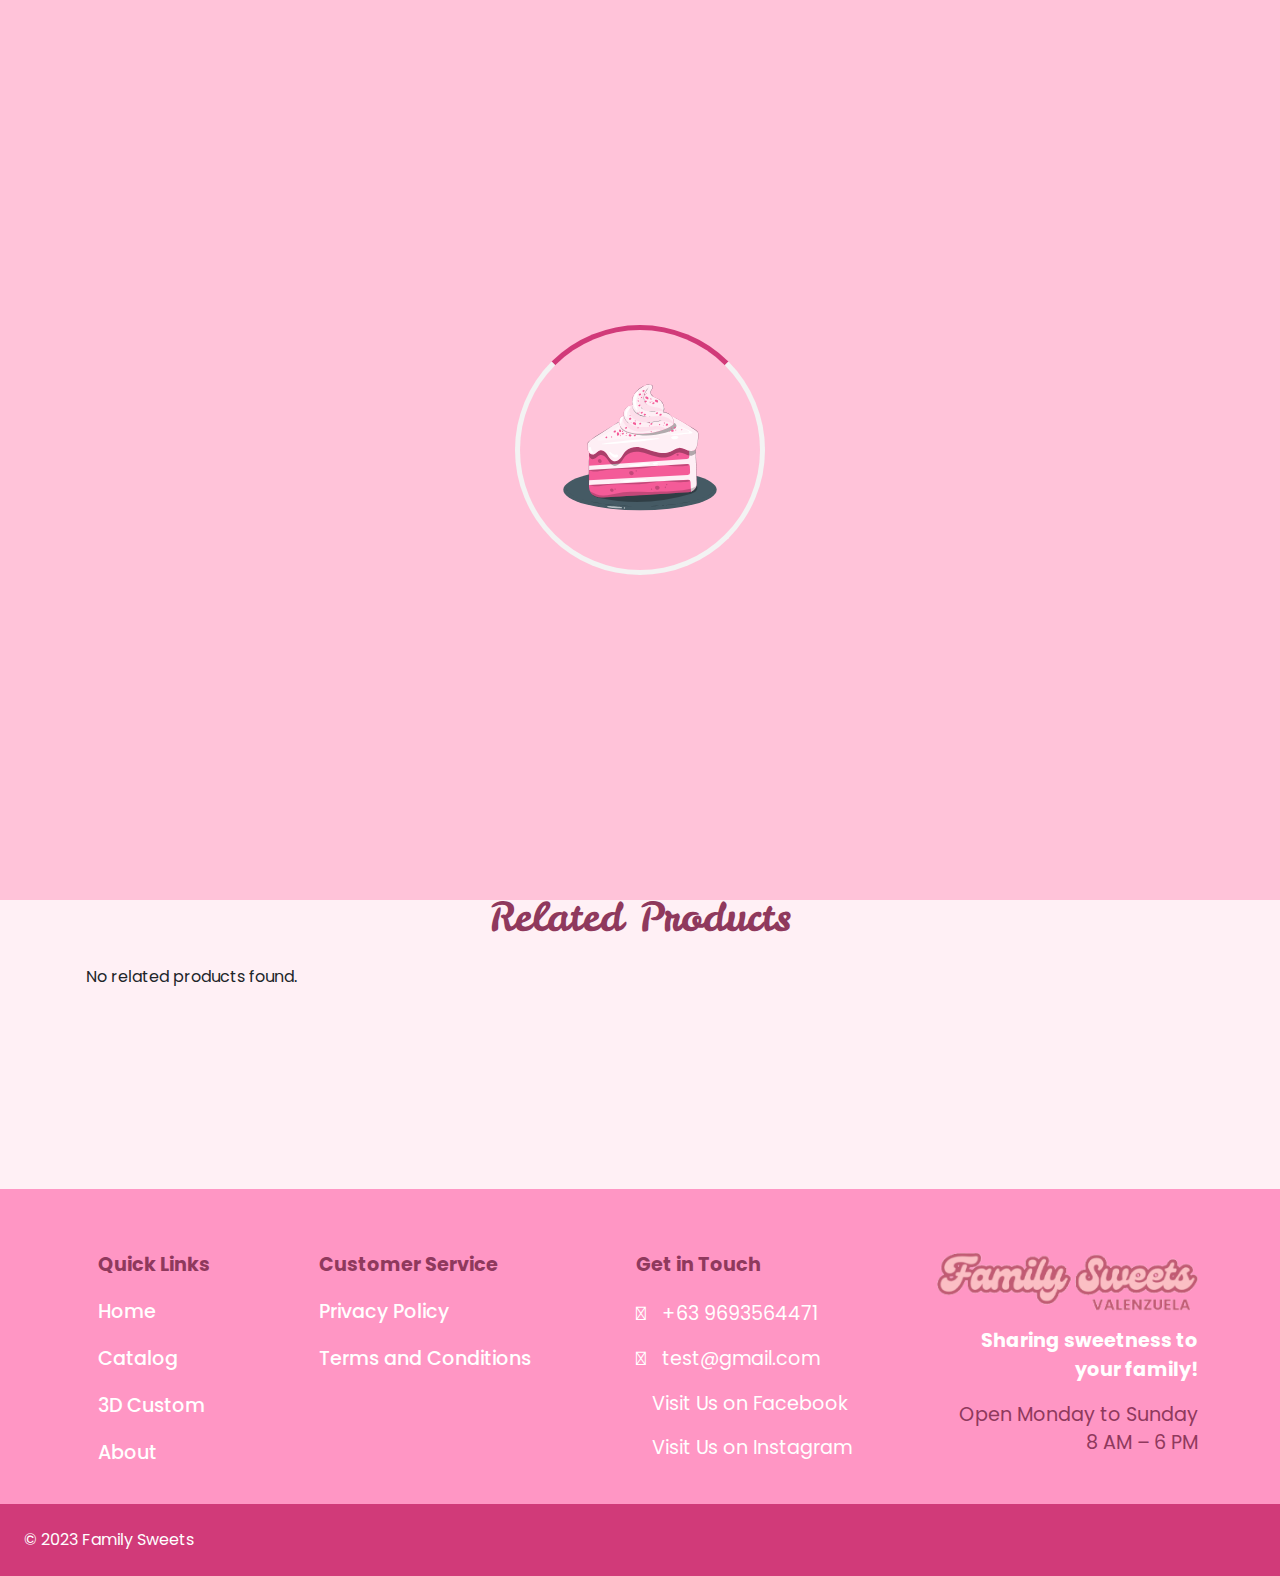
<file: product.html>
<!DOCTYPE html>
<html lang="en">
<head>
  <meta charset="UTF-8">
  <meta name="viewport" content="width=device-width, initial-scale=1.0">
  <title>Family Sweets Valenzuela</title>
  <link href="https://cdn.jsdelivr.net/npm/bootstrap@5.3.0-alpha3/dist/css/bootstrap.min.css" rel="stylesheet">
  <link rel="stylesheet" href="https://cdn.jsdelivr.net/npm/bootstrap-icons/font/bootstrap-icons.css">
  <link href="https://fonts.googleapis.com/css2?family=Poppins" rel="stylesheet">
  <link href="https://fonts.googleapis.com/css2?family=Leckerli+One&display" rel="stylesheet">
  <link rel="stylesheet" href="css/product.css">
  <link rel="icon" href="css/designs/cake-icon.png" type="image/x-icon">
  <link rel="stylesheet" href="css/footer.css" />
  <link rel="stylesheet" href="css/header.css" />
  <script src="bootstrap-5.3.2-dist/js/bootstrap.bundle.js "></script>
  <link rel="stylesheet" href="css/preloader.css" />
  <link rel="stylesheet" href="css/modal.css" />
  <link rel='stylesheet' href='https://cdnjs.cloudflare.com/ajax/libs/font-awesome/4.6.3/css/font-awesome.min.css'>
  <link rel="stylesheet" href="https://cdnjs.cloudflare.com/ajax/libs/font-awesome/6.5.1/css/all.min.css"
    integrity="sha512-DTOQO9RWCH3ppGqcWaEA1BIZOC6xxalwEsw9c2QQeAIftl+Vegovlnee1c9QX4TctnWMn13TZye+giMm8e2LwA=="
    crossorigin="anonymous" referrerpolicy="no-referrer" />
  <link rel="stylesheet" href="bootstrap-5.3.2-dist/css/bootstrap.css">
  <link rel="stylesheet" href="https://dhbhdrzi4tiry.cloudfront.net/cdn/sites/foundation.min.css">
  <link href="https://stackpath.bootstrapcdn.com/bootstrap/5.1.0/css/bootstrap.min.css" rel="stylesheet">
</head>
<body>
    <div class="preloaderBg" id="preloader">
        <svg class="animated preloader1" id="freepik_stories-red-velvet-cake" xmlns="http://www.w3.org/2000/svg" viewBox="0 0 500 500" version="1.1" xmlns:xlink="http://www.w3.org/1999/xlink" xmlns:svgjs="http://svgjs.com/svgjs"><style>svg#freepik_stories-red-velvet-cake:not(.animated) .animable {opacity: 0;}svg#freepik_stories-red-velvet-cake.animated #freepik--Cake--inject-19 {animation: 1.5s Infinite  linear floating;animation-delay: 0s;}            @keyframes floating {                0% {                    opacity: 1;                    transform: translateY(0px);                }                50% {                    transform: translateY(-10px);                }                100% {                    opacity: 1;                    transform: translateY(0px);                }            }        .animator-hidden { display: none; }</style><g id="freepik--Table--inject-19" class="animable animator-hidden" style="transform-origin: 250px 302px;"><g id="elqh6z6n8uzj"><g style="opacity: 0.9; transform-origin: 250px 302px;" class="animable" id="elnl6cbzhu3ih"><path d="M459.35,302c0,.15-93.74.26-209.34.26S40.65,302.19,40.65,302s93.72-.26,209.36-.26S459.35,301.9,459.35,302Z" style="fill: rgb(38, 50, 56); transform-origin: 250px 302px;" id="elsb6non98cp" class="animable"></path></g></g></g><g id="freepik--Cake--inject-19" class="animable animator-active" style="transform-origin: 250px 280.589px;"><ellipse cx="250" cy="387.04" rx="191.74" ry="51.37" style="fill: rgb(69, 90, 100); transform-origin: 250px 387.04px;" id="elgygwr1y77l" class="animable"></ellipse><g id="el791eo4f9wi2"><g style="opacity: 0.9; transform-origin: 251.355px 405.14px;" class="animable" id="elkfentn6qwoi"><path d="M65.6,381.91a13.28,13.28,0,0,0,.74,4c.81,2.51,3,5.88,6.91,9.09,7.73,6.51,21.34,12.46,38.63,17.32,34.7,9.76,84.52,15.62,139.46,15.64S356.13,422,390.83,412.28c17.29-4.86,30.9-10.81,38.63-17.33,3.88-3.2,6.1-6.57,6.91-9.08a13.71,13.71,0,0,0,.74-4s0,.35,0,1a11.68,11.68,0,0,1-.61,3,16,16,0,0,1-2.27,4.35,28.13,28.13,0,0,1-4.61,4.86c-7.73,6.6-21.35,12.61-38.66,17.52-34.73,9.87-84.59,15.79-139.59,15.81s-104.83-5.94-139.56-15.81c-17.31-4.91-30.93-10.92-38.66-17.52a27.75,27.75,0,0,1-4.61-4.86,16,16,0,0,1-2.27-4.35,12.42,12.42,0,0,1-.45-1.7c-.07-.5-.15-.92-.16-1.26C65.6,382.26,65.6,381.91,65.6,381.91Z" style="fill: rgb(38, 50, 56); transform-origin: 251.355px 405.14px;" id="els10dlx4tmwg" class="animable"></path></g></g><g id="eli2gwatnygln"><g style="opacity: 0.3; transform-origin: 261.275px 389.906px;" class="animable" id="eloy1q7huavg"><path d="M387,371.22c-3.49-2.14-7.52-2.8-11.46-3.38a482.53,482.53,0,0,0-76.86-5l-169.6,33.05c2.33,7,9.81,9.48,16.31,10.87A462.88,462.88,0,0,0,378,396.7c7.06-2.16,15.55-6.59,15.47-14.87C393.42,377.34,390.53,373.37,387,371.22Z" id="el2llpw0hbri1" class="animable" style="transform-origin: 261.275px 389.906px;"></path></g></g><g id="elslgu9soi3c"><g style="opacity: 0.6; transform-origin: 186.254px 430.481px;" class="animable" id="el9kwy90u06da"><path d="M205.13,431.89c0,1.1-.28,2.14-15.11,1a141.88,141.88,0,0,1-18.9-2.56c-2-.47-3.82-1.12-3.74-1.66.18-1.29,1.93-1.18,4.16-.95,4.85.35,11.38.6,18.71,1.13C204.94,430,205.12,430.76,205.13,431.89Z" style="fill: rgb(255, 255, 255); transform-origin: 186.254px 430.481px;" id="elabgqak2ivr" class="animable"></path></g></g><g id="el9ivlqu73q4"><g style="opacity: 0.6; transform-origin: 211.133px 432.633px;" class="animable" id="el4eocxatn9t9"><path d="M211,430.69l-.46.11a1.9,1.9,0,0,0-1.15,1.72,2,2,0,0,0,1.62,2.06,1.89,1.89,0,0,0,1.84-1.81A1.77,1.77,0,0,0,211,430.69Z" style="fill: rgb(255, 255, 255); transform-origin: 211.133px 432.633px;" id="elpyl0g303qj" class="animable"></path></g></g><path d="M122.8,284.93s-.69,84.76,0,97.16,10.34,24.81,32.39,24.12c17.82-.56,161.67-9.66,216.2-13.14a21.65,21.65,0,0,0,20.26-22.22l-3.54-123.14s-109.57-66.15-112.32-65.46S122.8,284.93,122.8,284.93Z" style="fill: #F45B98; transform-origin: 257.076px 294.241px;" id="elccjhxmqas0i" class="animable"></path><g id="elp1znc5rc1r"><path d="M388.76,270.18a6.09,6.09,0,0,0-7.08-4l-4.77,1.06a6.07,6.07,0,0,0-4.76,6.21l1.15,30.28a6.07,6.07,0,0,1-5.66,6.33L122.5,327.17v10.37l245.64-15.2a6.08,6.08,0,0,1,6.47,5.79l.59,15.51a6.08,6.08,0,0,1-5.66,6.34l-247,13.45.1,11.87,247.3-13.69a6.09,6.09,0,0,1,6.48,5.79l1.1,24.39a21.67,21.67,0,0,0,14.16-20.94Z" style="fill: rgb(255, 255, 255); opacity: 0.9; transform-origin: 257.094px 328.914px;" class="animable" id="elx4y0artrfin"></path></g><g id="elcq253wbtd78"><g style="opacity: 0.9; transform-origin: 122.39px 345.455px;" class="animable" id="elptrkpuhe65s"><path d="M122.39,310.8c.14,0,.26,15.52.26,34.65s-.12,34.66-.26,34.66-.26-15.52-.26-34.66S122.25,310.8,122.39,310.8Z" style="fill: rgb(38, 50, 56); transform-origin: 122.39px 345.455px;" id="elhrjhjwkoa5" class="animable"></path></g></g><g id="el2fx25k74wgf"><g style="opacity: 0.9; transform-origin: 390.414px 328.455px;" class="animable" id="elz1e757yyx1e"><path d="M389.15,284.66c.15,0,.83,19.6,1.53,43.78s1.14,43.8,1,43.81-.83-19.6-1.52-43.79S389,284.66,389.15,284.66Z" style="fill: rgb(38, 50, 56); transform-origin: 390.414px 328.455px;" id="el7d3t6mli9f3" class="animable"></path></g></g><g id="eljpftc89q21"><g style="opacity: 0.2; transform-origin: 257.73px 392.334px;" class="animable" id="el19ffnqsaxxv"><path d="M390,378.43c-18.92,13.36-73.21,12.66-109.75,13.9-27.7.94-54.73-2.47-81.94,2.64-12.56,2.37-26.64,5.76-39.41,6.46-12.11.66-23.46-4.52-33.94-10.55,4,8.83,13.54,15.85,30.27,15.33,17.82-.56,161.67-9.66,216.2-13.14a21.62,21.62,0,0,0,19.07-14.51Z" id="el997f1v5szdt" class="animable" style="transform-origin: 257.73px 392.334px;"></path></g></g><g id="el1rn56gvoxd6"><g style="opacity: 0.2; transform-origin: 179.574px 387.817px;" class="animable" id="elc6l60zeu2bs"><path d="M182.83,384.92a4.83,4.83,0,0,0-3.77-1.23h-.15c-2.68.15-3.57,1.63-3.82,3a4.41,4.41,0,0,0,1.48,3.87c1.69,1.57,4.58,2,6.3.42A4.32,4.32,0,0,0,182.83,384.92Z" id="el7jsd6abbti" class="animable" style="transform-origin: 179.574px 387.817px;"></path></g></g><g id="elrdt9zk47hje"><g style="opacity: 0.2; transform-origin: 293.267px 381.969px;" class="animable" id="eluhjw11bauvo"><path d="M297.37,378.37a6.17,6.17,0,0,0-4.76-1.54h0l-.19,0h0c-3.38.18-4.52,2-4.84,3.75a5.44,5.44,0,0,0,1.88,4.81c2.14,2,5.8,2.44,8,.52A5.29,5.29,0,0,0,297.37,378.37Z" id="el7uonk4jkfv" class="animable" style="transform-origin: 293.267px 381.969px;"></path></g></g><g id="eltnuaboym0il"><g style="opacity: 0.2; transform-origin: 228.507px 345.207px;" class="animable" id="elejvtk3aicnc"><path d="M232.62,341.6a6.21,6.21,0,0,0-4.77-1.53h-.19c-3.39.18-4.52,2-4.84,3.75a5.41,5.41,0,0,0,1.88,4.8c2.14,2,5.8,2.45,8,.53A5.31,5.31,0,0,0,232.62,341.6Z" id="elngg8esnwh3" class="animable" style="transform-origin: 228.507px 345.207px;"></path></g></g><g id="elcwvtdd6bz3"><g style="opacity: 0.2; transform-origin: 149.469px 315.096px;" class="animable" id="elgfopn6at9xj"><path d="M151.1,310.62a4.14,4.14,0,0,0-4,0l0,0-.12.07,0,0c-2.37,1.15-2.49,3.19-2.08,4.88a6.31,6.31,0,0,0,3.15,3.92c2.27,1.2,5.08.59,5.93-1.83S153.32,311.84,151.1,310.62Z" id="el5a9hol44y1f" class="animable" style="transform-origin: 149.469px 315.096px;"></path></g></g><g id="elwwkmuc9lsyt"><g style="opacity: 0.2; transform-origin: 344.006px 299.454px;" class="animable" id="el53mz2mbjmsn"><path d="M346.06,297.66a3.05,3.05,0,0,0-2.38-.77h-.1a2.27,2.27,0,0,0-2.42,1.88,2.73,2.73,0,0,0,.94,2.4,3.11,3.11,0,0,0,4,.26A2.64,2.64,0,0,0,346.06,297.66Z" id="elltioa71m2f" class="animable" style="transform-origin: 344.006px 299.454px;"></path></g></g><g id="elwgfsutgw0k"><g style="opacity: 0.2; transform-origin: 313.188px 380.678px;" class="animable" id="elhdcz52i3eg"><path d="M314.11,379.1a1,1,0,0,0-1.07-.66H313c-.76.08-1,.88-1.09,1.63a3.76,3.76,0,0,0,.43,2.09c.48.86,1.3,1.07,1.79.23A3.94,3.94,0,0,0,314.11,379.1Z" id="elqw5o4voeqzi" class="animable" style="transform-origin: 313.188px 380.678px;"></path></g></g><g id="elmuho96b0u"><g style="opacity: 0.2; transform-origin: 187.763px 385.25px;" class="animable" id="elxiab021ps6"><path d="M189.27,385.7a1.82,1.82,0,0,0-.34-1.44h0l0,0h0a1.34,1.34,0,0,0-1.71-.64,1.66,1.66,0,0,0-.95,1.23,1.83,1.83,0,0,0,1.1,2.1A1.62,1.62,0,0,0,189.27,385.7Z" id="el3quuj3aynsk" class="animable" style="transform-origin: 187.763px 385.25px;"></path></g></g><g id="elo3iu3jrt2j"><g style="opacity: 0.2; transform-origin: 278.798px 385.297px;" class="animable" id="elrlj0by10u0p"><path d="M280.3,385.8a1.8,1.8,0,0,0-.34-1.45h0l0-.05h0a1.35,1.35,0,0,0-1.71-.63,1.64,1.64,0,0,0-.94,1.22,1.81,1.81,0,0,0,1.09,2.1A1.62,1.62,0,0,0,280.3,385.8Z" id="elk9e703oyuwa" class="animable" style="transform-origin: 278.798px 385.297px;"></path></g></g><g id="elmje4k158vag"><g style="opacity: 0.2; transform-origin: 240.569px 339.601px;" class="animable" id="elxv6d9yb1ol"><path d="M242.09,340.05a1.8,1.8,0,0,0-.33-1.45h0l0,0v0a1.33,1.33,0,0,0-1.7-.63,1.63,1.63,0,0,0-1,1.23,1.8,1.8,0,0,0,1.09,2.09A1.6,1.6,0,0,0,242.09,340.05Z" id="elsr0qwzg6vxg" class="animable" style="transform-origin: 240.569px 339.601px;"></path></g></g><g id="elxqdvlrri2q"><g style="opacity: 0.2; transform-origin: 316.887px 373.917px;" class="animable" id="elkbfvp3fqt6"><path d="M318.39,374.41a1.79,1.79,0,0,0-.34-1.44h0l0-.05h0a1.35,1.35,0,0,0-1.71-.63,1.64,1.64,0,0,0-.94,1.22,1.81,1.81,0,0,0,1.09,2.1A1.62,1.62,0,0,0,318.39,374.41Z" id="ele0k4z8qvhbf" class="animable" style="transform-origin: 316.887px 373.917px;"></path></g></g><path d="M275.37,322.15c.08,1.45-12.44,3.31-27.92,4.66s-28.12,1.69-28.3.25S231.43,323,247,321.63,275.29,320.73,275.37,322.15Z" style="fill: rgb(255, 255, 255); transform-origin: 247.259px 324.402px;" id="el1l4sm9tl1d5" class="animable"></path><path d="M294.62,321c.11,1.43-2.64,2.8-6.12,3.06s-6.41-.69-6.51-2.12,2.63-2.81,6.12-3.07S294.51,319.59,294.62,321Z" style="fill: rgb(255, 255, 255); transform-origin: 288.305px 321.465px;" id="el2v9x9aoyv4a" class="animable"></path><path d="M265.54,361.52c.18,1.41-14.33,4.36-32.5,5.5s-32.93.05-32.93-1.36,14.61-2.69,32.6-3.84S265.36,360.07,265.54,361.52Z" style="fill: rgb(255, 255, 255); transform-origin: 232.826px 364.081px;" id="eloo4ojj8178" class="animable"></path><g id="elkjl4pgs9x7"><g style="opacity: 0.2; transform-origin: 248.17px 331.901px;" class="animable" id="el25bap67n7up"><path d="M122.5,338.41c12,5.65,26,2,39.06-.12,33.94-5.61,68.91-.62,103-5.55,14.12-2,28-5.78,42.29-6.19,14.41-.42,28.79,2.59,43.18,1.7,8.73-.53,15.73.24,23.81-3.08-1.71-4.63-14.28-2.21-23.54-1.71-29.11,1.58-54.14,3.09-83.21,5.13-48.8,3.43-95.65,5.25-144.45,9" id="elrh0t2wmphf" class="animable" style="transform-origin: 248.17px 331.901px;"></path></g></g><g id="el5c0q67k8xwl"><g style="opacity: 0.2; transform-origin: 249.995px 370.377px;" class="animable" id="elh5t3nanq647"><path d="M352.21,363.25c-29.13,1.2-54.18,2.38-83.28,4-48.84,2.79-95.81,4.78-144.66,7.91h0c11.91,5.81,26,2.39,39.07.4,34-5.16,68.9.28,103-4.2,14.14-1.85,28.11-5.41,42.37-5.63s28.75,3,43.16,2.27c8.72-.42,15.72.44,23.85-2.77C374.08,360.62,361.47,362.87,352.21,363.25Z" id="elats6w1ipzte" class="animable" style="transform-origin: 249.995px 370.377px;"></path></g></g><g id="elgzc17vadua5"><g style="opacity: 0.3; transform-origin: 258.744px 256.161px;" class="animable" id="elm9dd65b2ccg"><path d="M394.88,254.89c-.52-5.36-102.16-62-111.28-67.55-6.82-4.13-14.56-1.68-18.85.79-36.91,21.28-123.47,75.82-130.94,81-4.11,2.84-9.07,5-11.31,6.76l.24,17.85-.07,7.93c2.09,5.71,5.51,9.72,11.47,8.53,6.48-1.29,10.28-8.72,16.71-10.22,7.41-1.74,13.94,5,18,11.52s8.33,14.08,15.81,15.49c6.75,1.26,13.29-3.3,17.56-8.68s7.25-11.77,12.1-16.62c9.14-9.12,23.4-11.11,36.16-9.17s24.74,7.21,37.16,10.72,26.11,5.17,37.94,0c7.42-3.24,14.06-9.1,22.16-9.46,10.85-.49,20.46,9.19,31.24,7.88a15,15,0,0,0,10.56-5.79l-.38-14C391.07,273.48,395.76,264,394.88,254.89Z" id="el2grr6sbwjtj" class="animable" style="transform-origin: 258.744px 256.161px;"></path></g></g><path d="M394.88,243.32c.88,9.14.75,23-1.2,31.37S387.5,289,378.94,290.08c-10.78,1.31-20.39-8.36-31.24-7.88-8.1.36-14.74,6.23-22.16,9.46-11.84,5.15-25.53,3.49-37.94,0s-24.4-8.78-37.16-10.72-27,.05-36.16,9.17c-4.85,4.85-7.82,11.25-12.1,16.63s-10.81,9.93-17.56,8.67c-7.48-1.4-11.79-9-15.81-15.49s-10.55-13.26-18-11.52c-6.43,1.51-10.23,8.93-16.71,10.22-6,1.19-11.81-3.64-13.9-9.36-1.35-3.68-1.77-8.59-1.7-13.23a15.07,15.07,0,0,1,5.85-11.64c2.24-1.73,5.31-4,9.42-6.83,7.47-5.16,94-59.7,130.94-81,4.29-2.47,12-4.92,18.85-.79C292.72,181.29,394.36,238,394.88,243.32Z" style="fill: #F45B98; transform-origin: 256.947px 244.587px;" id="elg1oc0yku30s" class="animable"></path><g id="eljttrt2nf0rc"><g style="opacity: 0.9; transform-origin: 256.947px 244.587px;" class="animable" id="elzr3glsyv2j"><path d="M394.88,243.32c.88,9.14.75,23-1.2,31.37S387.5,289,378.94,290.08c-10.78,1.31-20.39-8.36-31.24-7.88-8.1.36-14.74,6.23-22.16,9.46-11.84,5.15-25.53,3.49-37.94,0s-24.4-8.78-37.16-10.72-27,.05-36.16,9.17c-4.85,4.85-7.82,11.25-12.1,16.63s-10.81,9.93-17.56,8.67c-7.48-1.4-11.79-9-15.81-15.49s-10.55-13.26-18-11.52c-6.43,1.51-10.23,8.93-16.71,10.22-6,1.19-11.81-3.64-13.9-9.36-1.35-3.68-1.77-8.59-1.7-13.23a15.07,15.07,0,0,1,5.85-11.64c2.24-1.73,5.31-4,9.42-6.83,7.47-5.16,94-59.7,130.94-81,4.29-2.47,12-4.92,18.85-.79C292.72,181.29,394.36,238,394.88,243.32Z" style="fill: rgb(255, 255, 255); transform-origin: 256.947px 244.587px;" id="eljovthhcee9" class="animable"></path></g></g><g id="eljyioe0qcyb"><path d="M145.25,258a3.55,3.55,0,0,0,2.18,6.62c50.41-3.7,196.16-17.48,225.47-20.26a1.62,1.62,0,0,0,.71-3c-17.37-9.94-80.41-45.92-96.24-53.8a7.84,7.84,0,0,0-7.31.18Z" style="fill: rgb(255, 255, 255); opacity: 0.3; transform-origin: 258.911px 225.696px;" class="animable" id="elfvfui4bfdlo"></path></g><path d="M298.05,258.66c.14,1.43-31.88,5.77-71.51,9.69s-71.88,5.93-72,4.5,31.87-5.77,71.51-9.69S297.91,257.23,298.05,258.66Z" style="fill: rgb(255, 255, 255); transform-origin: 226.295px 265.755px;" id="elgi2u9u1uh1f" class="animable"></path><path d="M346,255.79c.36,2.11-3.59,4.55-8.89,4.84s-9.48-1.7-9.36-3.84,4.13-3.69,8.93-4S345.66,253.65,346,255.79Z" style="fill: rgb(255, 255, 255); transform-origin: 336.885px 256.699px;" id="el4dkuqxmhq6e" class="animable"></path><path d="M193.66,299.34c-1.61-.88-3.56.06-5.39.27a9.81,9.81,0,0,1-6.35-1.81c-1.89-1.22-3.7-3.16-5.48-4.53a3.07,3.07,0,0,0-2.38-.62c-.79.18-1.24.87-.76,2.11,2,3.07,4.13,6.18,7,8.54s6.59,3.88,10.22,3.22a5.88,5.88,0,0,0,4.2-2.67A3.39,3.39,0,0,0,193.66,299.34Z" style="fill: rgb(255, 255, 255); transform-origin: 184.137px 299.643px;" id="ela3qjtjrnmpp" class="animable"></path><path d="M129.07,288.92a6.71,6.71,0,0,1-.89-3.14,16.9,16.9,0,0,0-.4-3.27,3.76,3.76,0,0,0-2-2.5,2,2,0,0,0-.87-.11,2.68,2.68,0,0,0-2.39,2.64,17.47,17.47,0,0,0,2.6,10.62c1.09,1.57,2.75,2.95,4.78,2.67a2.66,2.66,0,0,0,2.35-2.44C132.31,291.44,130.1,290.49,129.07,288.92Z" style="fill: rgb(255, 255, 255); transform-origin: 127.359px 287.879px;" id="ela17g7lo8tog" class="animable"></path><path d="M380.86,243.26a3.56,3.56,0,0,0-1.49-1.21c-9.36-5.07-29-14-29-14s14.5,8.79,21.39,12.38a2,2,0,0,1,1.1,1.76c-.05,1.26-1.34,1.56-2.4,1.68-16,1.92-31.92,2.66-47.87,4.57,0,0,17.22,1.45,32.21,0s22.74-1,25.27-2.56C381.43,245,381.27,244,380.86,243.26Z" style="fill: rgb(255, 255, 255); transform-origin: 351.87px 238.567px;" id="elrawrweky7jm" class="animable"></path><g id="el28ckygv4tnw"><g style="opacity: 0.3; transform-origin: 270.633px 233.75px;" class="animable" id="elneppg8c2h1o"><path d="M341,225.52c-.83-3.14-4.15-4.9-7.24-5.9-7.16-2.34-14.8-2.71-22.32-3-32.41-1.25-65.81-1.18-95.94,10.8l-15.43-.59c1.91,17.49,37.24,22.89,56.33,24.25s38.27-1.67,56.77-6.56c7.93-2.09,15.93-4.6,22.6-9.39C339,232.86,342,229.28,341,225.52Z" id="elxsqweh4zdec" class="animable" style="transform-origin: 270.633px 233.75px;"></path></g></g><path d="M333.89,223.24a25.84,25.84,0,0,0-25-29.9c4.21-12.14-1.37-26.91-12.56-33.24-4.26-2.41-9.13-3.68-13.25-6.33s-7.52-7.46-6.37-12.22c1.11-4.57,6.11-8,4.8-12.94a7.48,7.48,0,0,0-5-5c-4.23-1.41-8.49,0-12.42,1.72-10,4.26-19.47,10.35-26,19s-9.75,20.26-6.8,30.72a22.08,22.08,0,0,0-21.7,26.37,13.6,13.6,0,0,0-10.46,8.63,18.6,18.6,0,0,0-1,5.07A24.23,24.23,0,0,0,209,236.82c8.92,6,25.52,12.36,54.62,9.72C315,241.87,333.89,223.24,333.89,223.24Z" style="fill: #F45B98; transform-origin: 266.149px 185.094px;" id="el8e82bm8i4dc" class="animable"></path><g id="el13a8s6kiumh"><g style="opacity: 0.9; transform-origin: 266.149px 185.094px;" class="animable" id="elybuuii8eazc"><path d="M333.89,223.24a25.84,25.84,0,0,0-25-29.9c4.21-12.14-1.37-26.91-12.56-33.24-4.26-2.41-9.13-3.68-13.25-6.33s-7.52-7.46-6.37-12.22c1.11-4.57,6.11-8,4.8-12.94a7.48,7.48,0,0,0-5-5c-4.23-1.41-8.49,0-12.42,1.72-10,4.26-19.47,10.35-26,19s-9.75,20.26-6.8,30.72a22.08,22.08,0,0,0-21.7,26.37,13.6,13.6,0,0,0-10.46,8.63,18.6,18.6,0,0,0-1,5.07A24.23,24.23,0,0,0,209,236.82c8.92,6,25.52,12.36,54.62,9.72C315,241.87,333.89,223.24,333.89,223.24Z" style="fill: rgb(255, 255, 255); transform-origin: 266.149px 185.094px;" id="els8pv5o02qtl" class="animable"></path></g></g><g id="el0jb8zmit4xra"><g style="opacity: 0.1; transform-origin: 278.881px 199.147px;" class="animable" id="elavg8mayzvvb"><path d="M231.3,175.13c-1.33,9.88,7.91,20.45,17.34,25s20.42,4.43,30.88,3.63,21.12-2.14,31.31.34,21.26,8.77,23.06,19.1c-7.36-5.7-18.09-7-27.4-7.44s-18.58.93-27.84,2a92.07,92.07,0,0,1-27.07-1c-9.18-1.59-16.65-4.83-22.39-12.17s-7.2-20.94-2.57-29A13.89,13.89,0,0,1,231.3,175.13Z" style="fill: #F45B98; transform-origin: 278.881px 199.147px;" id="elve1etqqpuzj" class="animable"></path></g></g><g id="el6xo952kt20i"><g style="opacity: 0.1; transform-origin: 279.332px 163.25px;" class="animable" id="elvwjtxvids0r"><path d="M293.14,181.41C279.11,178.9,271.6,177,265,170c-4.58-4.89-5.6-12.33-4.14-18.87s5.05-12.39,8.81-17.94a41.65,41.65,0,0,0-20.26,30.61c-.62,5.15-.21,10.59,2.32,15.12,4.36,7.79,12.51,9.87,21.36,11,15.56,2,30.62-3.39,36.42,3.39h0C309.1,186.27,300.1,182.65,293.14,181.41Z" style="fill: #F45B98; transform-origin: 279.332px 163.25px;" id="elfql8wh94dy" class="animable"></path></g></g><g id="elr7nkpp02lqn"><g style="opacity: 0.1; transform-origin: 261.136px 221.808px;" class="animable" id="elq8szny74l8e"><path d="M291.49,227.28c-7.88.12-15.67,1.65-23.51,2.45-11.7,1.2-23.83.71-34.73-3.71s-20.43-13.2-23.68-24.51l-2.41.68c-1.63,12.48,3.74,22,13.55,29.88s23,11,35.51,9.78c12-1.17,23.65-4.45,35.67-5.42a23,23,0,0,1,12.4,2.29l11.11-4.4C309,229.77,299.37,227.16,291.49,227.28Z" style="fill: #F45B98; transform-origin: 261.136px 221.808px;" id="elubs46ketvr" class="animable"></path></g></g><path d="M216,205.63c-.65.22-1.93-1.27-2.69-4.24A19.53,19.53,0,0,1,222,180.56c2.66-1.54,4.61-1.67,4.91-1.06s-.9,1.94-2.57,3.91A28.6,28.6,0,0,0,217,201.06C216.76,203.63,216.73,205.41,216,205.63Z" style="fill: rgb(255, 255, 255); transform-origin: 219.896px 192.406px;" id="elcilbwltust" class="animable"></path><path d="M245.29,142.79c.83.74-.31,3.28-1.7,7.13a45.48,45.48,0,0,0-1.19,30.33c1.08,3.95,2,6.57,1.12,7.25s-3.44-.92-6.12-4.9a28.09,28.09,0,0,1-3.52-7.61,31.84,31.84,0,0,1,.81-20.49,28.19,28.19,0,0,1,4.1-7.31C241.78,143.43,244.53,142.09,245.29,142.79Z" style="fill: rgb(255, 255, 255); transform-origin: 239.068px 165.132px;" id="elgau7737u2fh" class="animable"></path><path d="M202.1,221.94c-.66.21-1.67-.65-2.35-2.5a10.26,10.26,0,0,1-.59-3.36,13.21,13.21,0,0,1,2.49-7.9,10.61,10.61,0,0,1,2.41-2.42c1.62-1.12,2.95-1.24,3.36-.69s0,1.68-.58,3.11a39.61,39.61,0,0,0-3.43,10.88C203.1,220.58,202.8,221.72,202.1,221.94Z" style="fill: rgb(255, 255, 255); transform-origin: 203.372px 213.361px;" id="elk8g74hw1se" class="animable"></path><path d="M194.68,242.94c-.33.13-2.87.26-2.52,2.87s-.18,6.71,2.09,6,4.36-2.36,3.75-4.41S196.59,242.16,194.68,242.94Z" style="fill: #F45B98; transform-origin: 195.117px 247.356px;" id="el2j0cm86c1kp" class="animable"></path><path d="M232.54,219.42c-.06.36-1.31,2.58,1.09,3.67s5.59,3.73,6.2,1.44.33-4.95-1.73-5.52S232.9,217.39,232.54,219.42Z" style="fill: #F45B98; transform-origin: 236.138px 221.831px;" id="elqw7m36fe3" class="animable"></path><path d="M287.59,163c-.06.36-1.31,2.58,1.09,3.68s5.59,3.72,6.21,1.43.32-4.95-1.74-5.52S288,161,287.59,163Z" style="fill: #F45B98; transform-origin: 291.194px 165.419px;" id="el57pvwitfwmy" class="animable"></path><path d="M263.54,155.13c-.06.35-1.31,2.57,1.09,3.67s5.59,3.72,6.2,1.43.33-4.95-1.73-5.52S263.9,153.09,263.54,155.13Z" style="fill: #F45B98; transform-origin: 267.138px 157.534px;" id="ellzf1uci7ubc" class="animable"></path><path d="M259.43,200.68c.2.16,1.16,1.65,2.62.54s4.13-2.23,2.92-3.36-2.94-1.82-4-.74S258.3,199.8,259.43,200.68Z" style="fill: #F45B98; transform-origin: 262.16px 199.104px;" id="elkzemflq5gj" class="animable"></path><path d="M280.92,172.15c.2.16,1.16,1.65,2.62.53s4.13-2.22,2.92-3.35-2.94-1.82-4-.74S279.78,171.27,280.92,172.15Z" style="fill: #F45B98; transform-origin: 283.648px 170.572px;" id="elc649hgny239" class="animable"></path><path d="M261.59,167.78c.19.15,1.15,1.65,2.62.53s4.12-2.22,2.92-3.35-2.95-1.83-4-.75S260.45,166.89,261.59,167.78Z" style="fill: #F45B98; transform-origin: 264.317px 166.197px;" id="elnu09uvbfy7e" class="animable"></path><path d="M208.58,244.33c-.43.11-6.1,1.44-4.19,3s2.44,2,4.19.81S209.53,244.09,208.58,244.33Z" style="fill: #F45B98; transform-origin: 206.806px 246.567px;" id="elqeif1jtu2g" class="animable"></path><path d="M252.05,219.21c-.43.11-6.1,1.44-4.18,3s2.44,2,4.18.81S253,219,252.05,219.21Z" style="fill: #F45B98; transform-origin: 250.277px 221.449px;" id="el5gi09r2e8rv" class="animable"></path><path d="M280,220.16c-.43.11-6.1,1.44-4.18,3s2.44,2,4.18.8S281,219.91,280,220.16Z" style="fill: #F45B98; transform-origin: 278.235px 222.396px;" id="el1k6u929h582" class="animable"></path><path d="M255.93,192.12c-.43.11-6.1,1.44-4.18,3s2.44,2,4.18.81S256.88,191.87,255.93,192.12Z" style="fill: #F45B98; transform-origin: 254.157px 194.357px;" id="el7l3473q4ipn" class="animable"></path><path d="M216.53,229.92c-.43.11-6.1,1.44-4.18,3s2.44,2,4.18.8S217.48,229.67,216.53,229.92Z" style="fill: #F45B98; transform-origin: 214.757px 232.156px;" id="eldv6aqamb7ud" class="animable"></path><path d="M273.82,217.84c-.26.06-3.66.86-2.51,1.81s1.46,1.21,2.51.48S274.39,217.69,273.82,217.84Z" style="fill: #F45B98; transform-origin: 272.757px 219.19px;" id="elgx3kdh2l0mp" class="animable"></path><path d="M238.74,248.74c-.43.11-6.1,1.44-4.18,3s2.44,2,4.18.8S239.69,248.5,238.74,248.74Z" style="fill: #F45B98; transform-origin: 236.967px 250.976px;" id="elhiiwqiludco" class="animable"></path><path d="M338.35,229.15c-.43.11-6.1,1.44-4.19,3s2.44,2,4.19.81S339.3,228.91,338.35,229.15Z" style="fill: #F45B98; transform-origin: 336.576px 231.387px;" id="elhvyi6t85pv5" class="animable"></path><path d="M250.05,174c-.43.11-6.1,1.44-4.18,3s2.44,2,4.18.8S251,173.71,250.05,174Z" style="fill: #F45B98; transform-origin: 248.277px 176.233px;" id="el8x0ywgm4mk3" class="animable"></path><path d="M260.22,137.73c-.43.11-6.1,1.44-4.18,3s2.44,2,4.18.8S261.17,137.48,260.22,137.73Z" style="fill: #F45B98; transform-origin: 258.447px 139.966px;" id="elsv3izm3di5" class="animable"></path><path d="M293.81,193.19c-.43.11-6.1,1.44-4.18,3s2.44,2,4.18.81S294.76,193,293.81,193.19Z" style="fill: #F45B98; transform-origin: 292.037px 195.43px;" id="elb7au9j52iow" class="animable"></path><path d="M201.66,250.87c-1.19,0-2.41.53-1.89,1.31a1.25,1.25,0,0,0,1.89.52C202.47,252.27,201.66,250.87,201.66,250.87Z" style="fill: #F45B98; transform-origin: 200.833px 251.906px;" id="eluyp5nskztn8" class="animable"></path><path d="M355.29,235.93c-1.19,0-2.41.52-1.89,1.31a1.26,1.26,0,0,0,1.89.52C356.1,237.32,355.29,235.93,355.29,235.93Z" style="fill: #F45B98; transform-origin: 354.463px 236.963px;" id="el1embb9u09ii" class="animable"></path><path d="M274.43,226.21c-1.19,0-2.41.53-1.88,1.31a1.25,1.25,0,0,0,1.88.52C275.25,227.61,274.43,226.21,274.43,226.21Z" style="fill: #F45B98; transform-origin: 273.609px 227.243px;" id="eljkxkozpa9b" class="animable"></path><path d="M216.17,249.84c-1.19,0-2.41.53-1.89,1.31a1.26,1.26,0,0,0,1.89.52C217,251.24,216.17,249.84,216.17,249.84Z" style="fill: #F45B98; transform-origin: 215.348px 250.873px;" id="eljr0m4ifd8lm" class="animable"></path><path d="M340.17,236.73c-1.19,0-2.41.52-1.89,1.31a1.26,1.26,0,0,0,1.89.52C341,238.12,340.17,236.73,340.17,236.73Z" style="fill: #F45B98; transform-origin: 339.348px 237.763px;" id="elvriy3s7qxlc" class="animable"></path><path d="M238.83,213.9c-1.19,0-2.41.52-1.88,1.31a1.25,1.25,0,0,0,1.88.52C239.65,215.29,238.83,213.9,238.83,213.9Z" style="fill: #F45B98; transform-origin: 238.009px 214.933px;" id="el9ouqyna4g9l" class="animable"></path><path d="M225.92,200.42c-1.19,0-2.41.53-1.88,1.31a1.25,1.25,0,0,0,1.88.52C226.74,201.82,225.92,200.42,225.92,200.42Z" style="fill: #F45B98; transform-origin: 225.099px 201.453px;" id="eljc9k6oyvem" class="animable"></path><path d="M201.77,246.59c-.8,0-1.63.36-1.28.89a.86.86,0,0,0,1.28.35C202.32,247.54,201.77,246.59,201.77,246.59Z" style="fill: #F45B98; transform-origin: 201.211px 247.289px;" id="elng4lkifkmvj" class="animable"></path><path d="M323.56,240.92c-.81,0-1.63.36-1.28.89a.86.86,0,0,0,1.28.35C324.11,241.87,323.56,240.92,323.56,240.92Z" style="fill: #F45B98; transform-origin: 323.001px 241.619px;" id="elry6zd53ul2o" class="animable"></path><path d="M309.46,225.44c-.8,0-1.63.35-1.27.88a.84.84,0,0,0,1.27.35C310,226.38,309.46,225.44,309.46,225.44Z" style="fill: #F45B98; transform-origin: 308.902px 226.136px;" id="el3p6jdcklvkk" class="animable"></path><path d="M249.16,192.1c-.8,0-1.63.35-1.27.88a.85.85,0,0,0,1.27.36C249.71,193,249.16,192.1,249.16,192.1Z" style="fill: #F45B98; transform-origin: 248.604px 192.797px;" id="elcca5q8fvaks" class="animable"></path><path d="M280.54,165.14c-.8,0-1.63.36-1.28.89a.86.86,0,0,0,1.28.35C281.09,166.09,280.54,165.14,280.54,165.14Z" style="fill: #F45B98; transform-origin: 279.981px 165.839px;" id="eljxtg06ine" class="animable"></path><path d="M266.69,145.27c-.8,0-1.63.35-1.27.88a.85.85,0,0,0,1.27.36C267.24,146.21,266.69,145.27,266.69,145.27Z" style="fill: #F45B98; transform-origin: 266.134px 145.967px;" id="elzqm5b62yykf" class="animable"></path><path d="M247,157.44c-.8,0-1.62.35-1.27.88a.85.85,0,0,0,1.27.36C247.57,158.38,247,157.44,247,157.44Z" style="fill: #F45B98; transform-origin: 246.45px 158.137px;" id="el59tkxoanc8n" class="animable"></path><path d="M228.23,217.34c-.81,0-1.63.36-1.28.89a.86.86,0,0,0,1.28.35C228.78,218.28,228.23,217.34,228.23,217.34Z" style="fill: #F45B98; transform-origin: 227.671px 218.039px;" id="elr8xqon9k0c" class="animable"></path><path d="M179.5,253.55l-1.74.43s-.7.69-.44,1.3a1.42,1.42,0,0,0,1.06,1c.33,0,.86.26,1.12,0s.7-.09.87-.52a2.24,2.24,0,0,0,0-1.31C180.28,254.06,179.5,253.55,179.5,253.55Z" style="fill: #F45B98; transform-origin: 178.865px 254.973px;" id="elnynbth1165i" class="animable"></path><path d="M311.7,218.46l-1.74.43s-.7.7-.44,1.31a1.4,1.4,0,0,0,1.06,1c.34,0,.86.27,1.12,0s.7-.08.87-.52a2.17,2.17,0,0,0,0-1.31C312.48,219,311.7,218.46,311.7,218.46Z" style="fill: #F45B98; transform-origin: 311.067px 219.89px;" id="elmbk7kvpnzym" class="animable"></path><path d="M245.59,230.55l-1.74.43s-.7.7-.44,1.31a1.42,1.42,0,0,0,1.06,1c.34,0,.86.27,1.12,0s.7-.08.87-.52a2.17,2.17,0,0,0,0-1.31C246.38,231.07,245.59,230.55,245.59,230.55Z" style="fill: #F45B98; transform-origin: 244.957px 231.98px;" id="ellr3xmnmjanh" class="animable"></path><path d="M184.34,240.58c-.21.39-1.05,2.85,1,3.21a5.91,5.91,0,0,0,2.77-.29,2.45,2.45,0,0,0,1.68-2.33v-.26a2.38,2.38,0,0,0-1.27-2.14.69.69,0,0,0-.3-.1A3.5,3.5,0,0,0,184.34,240.58Z" style="fill: #F45B98; transform-origin: 186.891px 241.218px;" id="ellvytbgw5l3" class="animable"></path><path d="M314.73,223.55c-.21.39-1,2.85,1,3.21a5.93,5.93,0,0,0,2.77-.29,2.45,2.45,0,0,0,1.67-2.33v-.25a2.38,2.38,0,0,0-1.27-2.15.82.82,0,0,0-.29-.1A3.51,3.51,0,0,0,314.73,223.55Z" style="fill: #F45B98; transform-origin: 317.285px 224.189px;" id="el0ekg3idrg7lf" class="animable"></path><path d="M298.76,198.59c-.22.38-1.05,2.85,1,3.21a5.8,5.8,0,0,0,2.77-.3,2.44,2.44,0,0,0,1.68-2.32v-.26a2.4,2.4,0,0,0-1.28-2.15.76.76,0,0,0-.29-.1A3.49,3.49,0,0,0,298.76,198.59Z" style="fill: #F45B98; transform-origin: 301.309px 199.223px;" id="elgthr1ws575d" class="animable"></path><path d="M247.14,148c-.21.38-1,2.85,1,3.21a5.8,5.8,0,0,0,2.77-.3,2.44,2.44,0,0,0,1.68-2.33v-.25a2.39,2.39,0,0,0-1.27-2.15.86.86,0,0,0-.3-.1A3.49,3.49,0,0,0,247.14,148Z" style="fill: #F45B98; transform-origin: 249.7px 148.633px;" id="elw9huaxjyfn" class="animable"></path><path d="M222.67,208.7c-.21.39-1,2.85,1.05,3.21a5.94,5.94,0,0,0,2.77-.29,2.45,2.45,0,0,0,1.67-2.33V209a2.38,2.38,0,0,0-1.27-2.15.8.8,0,0,0-.3-.1A3.5,3.5,0,0,0,222.67,208.7Z" style="fill: #F45B98; transform-origin: 225.253px 209.316px;" id="elrapvqbv6p99" class="animable"></path><path d="M245.15,197.2c.21.09,1.49.33,1.29-1.08a5.46,5.46,0,0,0-.62-1.77,1.28,1.28,0,0,0-1.36-.81l-.12,0a1.15,1.15,0,0,0-.76,1.1.42.42,0,0,0,0,.2A2.86,2.86,0,0,0,245.15,197.2Z" style="fill: #F45B98; transform-origin: 245.015px 195.401px;" id="el4ztq9dg69xs" class="animable"></path><path d="M245.71,166.9c.21.09,1.49.34,1.29-1.07a5.38,5.38,0,0,0-.62-1.77,1.28,1.28,0,0,0-1.36-.81l-.12,0a1.14,1.14,0,0,0-.76,1.1.42.42,0,0,0,0,.2A2.83,2.83,0,0,0,245.71,166.9Z" style="fill: #F45B98; transform-origin: 245.575px 165.108px;" id="elbmwwa0h3iaj" class="animable"></path><path d="M262.3,150.4c.21.09,1.49.33,1.29-1.08a5.71,5.71,0,0,0-.62-1.77,1.29,1.29,0,0,0-1.36-.81l-.12,0a1.14,1.14,0,0,0-.76,1.09.72.72,0,0,0,0,.21A2.85,2.85,0,0,0,262.3,150.4Z" style="fill: #F45B98; transform-origin: 262.167px 148.602px;" id="elqi3zesp3u4s" class="animable"></path><path d="M277.39,161.68c.22.09,1.49.33,1.29-1.08a5.46,5.46,0,0,0-.62-1.77,1.27,1.27,0,0,0-1.36-.8l-.12,0a1.14,1.14,0,0,0-.76,1.09.46.46,0,0,0,0,.21A2.84,2.84,0,0,0,277.39,161.68Z" style="fill: #F45B98; transform-origin: 277.255px 159.886px;" id="elir3ypmblc6" class="animable"></path><path d="M166,253.79c-.61.38-3.13,1.34-2.35,3.35s4.88.42,4.62-1.14S167.62,252.82,166,253.79Z" style="fill: #F45B98; transform-origin: 165.892px 255.791px;" id="eldiivmwko35o" class="animable"></path><path d="M198.1,236.58c-.34.11-1,5,1.12,5.75s3.6.35,3.63-1.31S203.09,234.92,198.1,236.58Z" style="fill: #F45B98; transform-origin: 200.294px 239.454px;" id="eld5juj30oodt" class="animable"></path><path d="M221.7,251.67c0,.37,4.12,3,5.7,1.37s1.81-3.14.31-3.85S222.26,246.45,221.7,251.67Z" style="fill: #F45B98; transform-origin: 225.209px 250.885px;" id="elfs5qlm0iskb" class="animable"></path><path d="M327.42,240.29c0,.36,4.12,2.94,5.7,1.36s1.81-3.13.31-3.84S328,235.06,327.42,240.29Z" style="fill: #F45B98; transform-origin: 330.929px 239.489px;" id="eln5dfgzzuzgn" class="animable"></path><path d="M205.05,241c.07.8.88,1.74,1.75,1.22s1.48-1.74.78-2.09S204.88,238.84,205.05,241Z" style="fill: #F45B98; transform-origin: 206.462px 240.997px;" id="elzqywmsr3x0p" class="animable"></path><path d="M215.12,245.7c.06.8.87,1.74,1.74,1.22s1.48-1.74.79-2.09S215,243.52,215.12,245.7Z" style="fill: #F45B98; transform-origin: 216.531px 245.693px;" id="eljd1tnw4k4z" class="animable"></path><path d="M327.52,233.23c.06.8.87,1.75,1.74,1.22s1.48-1.74.78-2.09S327.34,231.05,327.52,233.23Z" style="fill: #F45B98; transform-origin: 328.927px 233.225px;" id="els2hfe2l8m3i" class="animable"></path><path d="M276.65,241.79c.07.81.87,1.75,1.75,1.22s1.48-1.74.78-2.09S276.48,239.62,276.65,241.79Z" style="fill: #F45B98; transform-origin: 278.063px 241.787px;" id="elf95vcqvus57" class="animable"></path><path d="M297.73,224.11c.06.8.87,1.74,1.74,1.22s1.48-1.74.78-2.09S297.55,221.93,297.73,224.11Z" style="fill: #F45B98; transform-origin: 299.137px 224.103px;" id="el7sfffkrmrzc" class="animable"></path><path d="M274,168.25c.07.8.88,1.74,1.75,1.22s1.48-1.74.78-2.09S273.83,166.07,274,168.25Z" style="fill: #F45B98; transform-origin: 275.412px 168.243px;" id="el3jmk7gmf5iw" class="animable"></path><path d="M252.42,156.22c.06.8.87,1.74,1.74,1.22s1.48-1.74.78-2.09S252.24,154,252.42,156.22Z" style="fill: #F45B98; transform-origin: 253.827px 156.205px;" id="elv7gf6ex6s2" class="animable"></path><g id="elqp4ce3xwci"><g style="opacity: 0.9; transform-origin: 266.089px 172.964px;" class="animable" id="el5jd94dbw1fb"><path d="M198.13,215.2a10.37,10.37,0,0,1,.09-1.29,17,17,0,0,1,.81-3.68,13.19,13.19,0,0,1,3.26-5.11,13.59,13.59,0,0,1,7.29-3.75l-.11.16a22,22,0,0,1-.1-8,22.62,22.62,0,0,1,3.34-8.61,21.79,21.79,0,0,1,7.58-7.06,22.55,22.55,0,0,1,11-3l-.21.27c-3.05-10.56.28-23.65,8.79-33.37a58.3,58.3,0,0,1,15.49-12.43,83.59,83.59,0,0,1,9.31-4.55,28.75,28.75,0,0,1,5-1.65,13.47,13.47,0,0,1,5.37-.17,8.66,8.66,0,0,1,5.64,3.37,6.89,6.89,0,0,1,1.19,3.11,7.15,7.15,0,0,1-.44,3.28,36.91,36.91,0,0,1-3.13,5.59,9.56,9.56,0,0,0-1.6,5.79,11.05,11.05,0,0,0,2.26,5.51,16.36,16.36,0,0,0,4.38,4c3.36,2.12,7.12,3.34,10.6,5a27,27,0,0,1,9,6.66,29.86,29.86,0,0,1,5.51,9.11,28.24,28.24,0,0,1,.5,19l-.18-.26a26.5,26.5,0,0,1,9.51,2,26.8,26.8,0,0,1,7.35,4.64,25.47,25.47,0,0,1,7.39,11.65,25.88,25.88,0,0,1,1.13,8.7,19.93,19.93,0,0,1-.35,3.05s0-.27.08-.78.12-1.27.16-2.27a26.57,26.57,0,0,0-1.22-8.64,25.34,25.34,0,0,0-7.4-11.48,26.43,26.43,0,0,0-7.27-4.55,25.92,25.92,0,0,0-9.39-2h-.26l.09-.25a28.38,28.38,0,0,0-14.91-34.2c-3.44-1.61-7.22-2.83-10.66-5a16.91,16.91,0,0,1-4.52-4.13,11.5,11.5,0,0,1-2.36-5.77,8.58,8.58,0,0,1,.34-3.18,13.89,13.89,0,0,1,1.32-2.91,36.59,36.59,0,0,0,3.1-5.5,6.76,6.76,0,0,0,.4-3.05,6.28,6.28,0,0,0-1.1-2.87,8.12,8.12,0,0,0-5.31-3.16c-3.46-.64-6.93.48-10.1,1.79a82.51,82.51,0,0,0-9.25,4.52,57.73,57.73,0,0,0-15.37,12.3c-8.43,9.6-11.73,22.53-8.76,32.93l.08.27h-.28a22.11,22.11,0,0,0-10.81,2.86,21.47,21.47,0,0,0-7.48,6.92,22.22,22.22,0,0,0-3.33,8.46,21.86,21.86,0,0,0,0,7.88l0,.14-.13,0a13.39,13.39,0,0,0-7.19,3.64,13.16,13.16,0,0,0-3.27,5,18,18,0,0,0-.87,3.64c0,.41-.09.72-.12,1S198.13,215.2,198.13,215.2Z" style="fill: rgb(38, 50, 56); transform-origin: 266.089px 172.964px;" id="elg3l5m3t9s79" class="animable"></path></g></g><g id="elpbz9yolc67a"><g style="opacity: 0.9; transform-origin: 157.668px 254.88px;" class="animable" id="elqv646092kbr"><path d="M197.74,217.19a1.35,1.35,0,0,1-.25.18l-.74.5-2.89,1.87-10.66,6.8-35.3,22.27c-6.91,4.33-13.51,8.44-19.14,12.67a59.29,59.29,0,0,0-7.53,6.55,11.74,11.74,0,0,0-2.32,3.77,15.73,15.73,0,0,0-.89,4,26.38,26.38,0,0,0,.44,7.12,46.15,46.15,0,0,0,1.34,5.26c.44,1.43.83,2.52,1.1,3.25.12.35.22.63.3.85l.09.29a1.16,1.16,0,0,1-.14-.27l-.35-.83c-.3-.73-.72-1.81-1.2-3.23a44.1,44.1,0,0,1-1.42-5.26,26.34,26.34,0,0,1-.53-7.21,16.15,16.15,0,0,1,.88-4.14,12.21,12.21,0,0,1,2.39-3.93,59.85,59.85,0,0,1,7.55-6.64c5.65-4.27,12.25-8.39,19.15-12.72L183,226.23c4.52-2.79,8.18-5.07,10.75-6.66l2.94-1.79.77-.45A1.13,1.13,0,0,1,197.74,217.19Z" style="fill: rgb(38, 50, 56); transform-origin: 157.668px 254.88px;" id="elixtqp18o7y" class="animable"></path></g></g><g id="elvt1lb1eymwb"><g style="opacity: 0.9; transform-origin: 363.582px 244.33px;" class="animable" id="elwea2hdgu0eb"><path d="M388.51,285.45s.29-.3.77-.92a13.56,13.56,0,0,0,1.7-3,50.22,50.22,0,0,0,3-12.26,126.2,126.2,0,0,0,1.18-18.76c0-1.77-.09-3.59-.29-5.42-.05-.45-.12-.91-.21-1.36a2.33,2.33,0,0,0-.17-.61,3.47,3.47,0,0,0-.37-.54,16.37,16.37,0,0,0-2-2c-3-2.43-6.3-4.65-9.71-6.91-6.85-4.47-13.52-8.51-19.6-12.16s-11.6-6.86-16.24-9.56l-11-6.37-3-1.73-.77-.47a1.07,1.07,0,0,1-.26-.17,1.29,1.29,0,0,1,.28.13l.8.41,3,1.66c2.63,1.45,6.42,3.56,11.08,6.22s10.2,5.85,16.3,9.47,12.79,7.65,19.65,12.14a115.27,115.27,0,0,1,9.75,7,15.41,15.41,0,0,1,2.09,2,4.55,4.55,0,0,1,.43.62,3.57,3.57,0,0,1,.22.74c.09.48.15.94.2,1.41.21,1.86.25,3.68.28,5.46a123.1,123.1,0,0,1-1.29,18.82,47.8,47.8,0,0,1-3.24,12.29,12.85,12.85,0,0,1-1.79,3A6.06,6.06,0,0,1,388.51,285.45Z" style="fill: rgb(38, 50, 56); transform-origin: 363.582px 244.33px;" id="eljmlhftf9phl" class="animable"></path></g></g><g id="eljkfb977ng3k"><g style="opacity: 0.9; transform-origin: 215.713px 210.45px;" class="animable" id="elwdrhz9g5k3"><path d="M221.93,220.61a3.73,3.73,0,0,1-.86-.45,17.91,17.91,0,0,1-2.18-1.53,25.52,25.52,0,0,1-2.88-2.7,26.39,26.39,0,0,1-5-8.22,25.45,25.45,0,0,1-1.11-3.79,19,19,0,0,1-.37-2.63,3.36,3.36,0,0,1,0-1c.09,0,.21,1.37.74,3.52a27.93,27.93,0,0,0,1.2,3.7,30.12,30.12,0,0,0,2.13,4.25,30.91,30.91,0,0,0,2.82,3.83,28.23,28.23,0,0,0,2.76,2.74C220.81,219.8,222,220.53,221.93,220.61Z" style="fill: rgb(38, 50, 56); transform-origin: 215.713px 210.45px;" id="elg82oukiz6uh" class="animable"></path></g></g><g id="el30kghdbz7m2"><g style="opacity: 0.9; transform-origin: 252.98px 190.099px;" class="animable" id="elyjznrnm3xb"><path d="M275.4,203.42a2.57,2.57,0,0,1-.59.1c-.39,0-1,.13-1.7.19a60.83,60.83,0,0,1-6.29.23,53.05,53.05,0,0,1-9.31-.91,40.54,40.54,0,0,1-10.84-3.65,32.83,32.83,0,0,1-9.1-6.94,28.24,28.24,0,0,1-5.12-7.82,22.94,22.94,0,0,1-1.72-6.07,16.09,16.09,0,0,1-.15-1.7,2.26,2.26,0,0,1,0-.6s.11.82.35,2.27a24.61,24.61,0,0,0,1.86,5.95,28.6,28.6,0,0,0,5.13,7.65,33,33,0,0,0,9,6.8,41.77,41.77,0,0,0,10.71,3.64,55.9,55.9,0,0,0,9.21,1c2.65.07,4.79,0,6.27-.07l1.71-.09A2.3,2.3,0,0,1,275.4,203.42Z" style="fill: rgb(38, 50, 56); transform-origin: 252.98px 190.099px;" id="elis0xjl4byoi" class="animable"></path></g></g><g id="el9u5g1f2x9xt"><g style="opacity: 0.9; transform-origin: 272.733px 185.705px;" class="animable" id="elu20u07y2ij"><path d="M293.54,189.6a10.49,10.49,0,0,1-1.74.34c-1.12.18-2.75.42-4.78.67a62.52,62.52,0,0,1-15.91.23A30.87,30.87,0,0,1,256.4,185a21.06,21.06,0,0,1-3.46-3.38c-.37-.43-.6-.82-.78-1.06s-.25-.38-.23-.39a29.92,29.92,0,0,0,4.7,4.54,31.75,31.75,0,0,0,14.55,5.66,67.73,67.73,0,0,0,15.8-.08l4.79-.5A13.39,13.39,0,0,1,293.54,189.6Z" style="fill: rgb(38, 50, 56); transform-origin: 272.733px 185.705px;" id="el90tqi9xac7l" class="animable"></path></g></g><g id="elnwyrfo1xz49"><g style="opacity: 0.9; transform-origin: 284.755px 216.135px;" class="animable" id="elhm8vr97cvys"><path d="M305.43,213.29a10,10,0,0,1-1.58.47c-1,.26-2.52.61-4.37,1-3.7.81-8.84,1.78-14.56,2.56s-10.94,1.23-14.72,1.44c-1.89.11-3.42.17-4.48.19a10.93,10.93,0,0,1-1.64,0,9,9,0,0,1,1.63-.18l4.46-.36c3.77-.31,9-.81,14.68-1.59s10.85-1.68,14.56-2.4l4.39-.85A12,12,0,0,1,305.43,213.29Z" style="fill: rgb(38, 50, 56); transform-origin: 284.755px 216.135px;" id="elti2nws3a2q" class="animable"></path></g></g><g id="elkml2n23ofz"><g style="opacity: 0.9; transform-origin: 266.001px 151.294px;" class="animable" id="eltrzcucla6w"><path d="M272.56,129.65a2.32,2.32,0,0,1-.26.43l-.82,1.16c-.72,1-1.77,2.44-3,4.25a72.27,72.27,0,0,0-4.11,6.55,39.29,39.29,0,0,0-3.58,8.7,26,26,0,0,0-.7,9.33,21.08,21.08,0,0,0,2.12,7.33,16.85,16.85,0,0,0,3,4.2c.87.87,1.41,1.29,1.38,1.33s-.15-.08-.42-.27a13.33,13.33,0,0,1-1.1-.91,15.64,15.64,0,0,1-3.18-4.18,20.84,20.84,0,0,1-2.28-7.44,25.91,25.91,0,0,1,.68-9.52,38.51,38.51,0,0,1,3.66-8.8,66.74,66.74,0,0,1,4.23-6.53c1.3-1.79,2.4-3.2,3.17-4.16l.9-1.11C272.43,129.76,272.54,129.64,272.56,129.65Z" style="fill: rgb(38, 50, 56); transform-origin: 266.001px 151.294px;" id="eljxl5h9ptlm" class="animable"></path></g></g></g><defs>     <filter id="active" height="200%">         <feMorphology in="SourceAlpha" result="DILATED" operator="dilate" radius="2"></feMorphology>                <feFlood flood-color="#32DFEC" flood-opacity="1" result="PINK"></feFlood>        <feComposite in="PINK" in2="DILATED" operator="in" result="OUTLINE"></feComposite>        <feMerge>            <feMergeNode in="OUTLINE"></feMergeNode>            <feMergeNode in="SourceGraphic"></feMergeNode>        </feMerge>    </filter>    <filter id="hover" height="200%">        <feMorphology in="SourceAlpha" result="DILATED" operator="dilate" radius="2"></feMorphology>                <feFlood flood-color="#ff0000" flood-opacity="0.5" result="PINK"></feFlood>        <feComposite in="PINK" in2="DILATED" operator="in" result="OUTLINE"></feComposite>        <feMerge>            <feMergeNode in="OUTLINE"></feMergeNode>            <feMergeNode in="SourceGraphic"></feMergeNode>        </feMerge>            <feColorMatrix type="matrix" values="0   0   0   0   0                0   1   0   0   0                0   0   0   0   0                0   0   0   1   0 "></feColorMatrix>    </filter></defs></svg>
        <div class="preloader2"></div>
    </div>

    <nav class="navbar navbar-expand-lg bg-navbar">
        <div class="container-fluid">
            <div class="d-flex align-items-center">            
            <button class="navbar-toggler" type="button" data-bs-toggle="collapse" data-bs-target="#navbarNavDropdown" aria-controls="navbarNavDropdown" aria-expanded="false" aria-label="Toggle navigation">
                    <img src="css/designs/hamburger-logo.png" alt="Hamburger Icon">
                </button>
    
                <a class="navbar-brand" href="index.html">
                    <img src="css/designs/logo.png" alt="Family Sweets Valenzuela Logo" class="img-fluid"/>
                </a>
            </div>
            
            <div class="align-items-center navbar-icon-sm">
                <div class="heart-container favoritesButton" title="Favorites" id="favorites-icon">
                    <a href="favorites.html" class="button-link">
                        <div class="svg-container">
                            <svg viewBox="0 0 100 100" class="svg-outline" xmlns="http://www.w3.org/2000/svg">
                                <g transform="translate(0.000000,100.000000) scale(0.100000,-0.100000)"
                                   fill="var(--heart-color)" stroke="none">
                                    <path d="M184 914 c-61 -22 -119 -77 -150 -142 -23 -46 -28 -71 -28 -132 -1
                                    -66 4 -85 31 -140 60 -122 190 -253 374 -378 42 -29 82 -52 89 -52 18 0 120
                                    70 227 157 201 162 294 330 264 474 -48 226 -305 305 -454 140 l-37 -41 -37
                                    41 c-20 22 -55 50 -77 61 -52 27 -148 33 -202 12z"/>
                                </g>
                            </svg>
                            <svg viewBox="0 0 100 100" class="svg-filled" xmlns="http://www.w3.org/2000/svg">
                                <g transform="translate(0.000000,100.000000) scale(0.100000,-0.100000)"
                                   fill="var(--heart-color)" stroke="none">
                                    <path d="M184 914 c-61 -22 -119 -77 -150 -142 -23 -46 -28 -71 -28 -132 -1
                                    -66 4 -85 31 -140 60 -122 190 -253 374 -378 42 -29 82 -52 89 -52 18 0 120
                                    70 227 157 201 162 294 330 264 474 -48 226 -305 305 -454 140 l-37 -41 -37
                                    41 c-20 22 -55 50 -77 61 -52 27 -148 33 -202 12z"/>
                                </g>
                            </svg>
                            <svg class="svg-celebrate" width="100" height="100" xmlns="http://www.w3.org/2000/svg">
                                <polygon points="10,10 20,20"></polygon>
                                <polygon points="10,50 20,50"></polygon>
                                <polygon points="20,80 30,70"></polygon>
                                <polygon points="90,10 80,20"></polygon>
                                <polygon points="90,50 80,50"></polygon>
                                <polygon points="80,80 70,70"></polygon>
                            </svg>
                        </div>
                    </a>
                </div>
                
                <div class="heart-container cartButton" title="Shopping Bag" id="shopping-bag-icon">
                
                        <div class="svg-container">
                            <svg viewBox="0 0 100 100" class="svg-outline" xmlns="http://www.w3.org/2000/svg">
                                <g transform="translate(0.000000,100.000000) scale(0.100000,-0.100000)"
                                   fill="var(--heart-color)" stroke="none">
                                    <path d="M446 958 c-62 -17 -112 -75 -126 -146 -12 -58 -12 -58 -56 -70 -73
                                    -20 -74 -24 -90 -343 -15 -314 -15 -321 46 -352 31 -16 62 -17 296 -15 246 3
                                    263 4 284 23 12 11 26 30 31 42 11 30 -16 576 -31 602 -12 24 -60 51 -88 51
                                    -15 0 -22 11 -30 56 -7 30 -21 68 -32 84 -43 60 -128 88 -204 68z m109 -64
                                    c42 -19 63 -50 71 -103 l7 -41 -133 0 -133 0 7 41 c8 52 29 83 69 103 41 20
                                    71 20 112 0z m-170 -264 c9 -27 -1 -40 -30 -40 -29 0 -39 13 -30 40 4 13 15
                                    20 30 20 15 0 26 -7 30 -20z m284 6 c16 -20 3 -46 -24 -46 -25 0 -38 21 -29
                                    45 8 19 38 19 53 1z"/>
                                </g>
                            </svg>
                            <svg viewBox="0 0 100 100" class="svg-filled" xmlns="http://www.w3.org/2000/svg">
                                <g transform="translate(0.000000,100.000000) scale(0.100000,-0.100000)"
                                   fill="var(--heart-color)" stroke="none">
                                    <path d="M446 958 c-62 -17 -112 -75 -126 -146 -12 -58 -12 -58 -56 -70 -73
                                    -20 -74 -24 -90 -343 -15 -314 -15 -321 46 -352 31 -16 62 -17 296 -15 246 3
                                    263 4 284 23 12 11 26 30 31 42 11 30 -16 576 -31 602 -12 24 -60 51 -88 51
                                    -15 0 -22 11 -30 56 -7 30 -21 68 -32 84 -43 60 -128 88 -204 68z m109 -64
                                    c42 -19 63 -50 71 -103 l7 -41 -133 0 -133 0 7 41 c8 52 29 83 69 103 41 20
                                    71 20 112 0z m-170 -264 c9 -27 -1 -40 -30 -40 -29 0 -39 13 -30 40 4 13 15
                                    20 30 20 15 0 26 -7 30 -20z m284 6 c16 -20 3 -46 -24 -46 -25 0 -38 21 -29
                                    45 8 19 38 19 53 1z"/>
                                </g>
                            </svg>
                            <svg class="svg-celebrate" width="100" height="100" xmlns="http://www.w3.org/2000/svg">
                                <polygon points="10,10 20,20"></polygon>
                                <polygon points="10,50 20,50"></polygon>
                                <polygon points="20,80 30,70"></polygon>
                                <polygon points="90,10 80,20"></polygon>
                                <polygon points="90,50 80,50"></polygon>
                                <polygon points="80,80 70,70"></polygon>
                            </svg>
                        </div>
            
                </div>
                
                <div class="heart-container" title="User" id="user-icon">
                    <a href="login.html" class="button-link">
                        <div class="svg-container">
                            <svg viewBox="0 0 94 94" class="svg-outline" xmlns="http://www.w3.org/2000/svg">
                                <g transform="translate(0.000000,94.000000) scale(0.100000,-0.100000)"
                                   fill="var(--heart-color)" stroke="none">
                                    <path d="M330 931 c-163 -50 -220 -235 -112 -361 85 -100 226 -107 321 -17 95
                                    90 95 227 2 318 -62 59 -139 81 -211 60z"/>
                                    <path d="M120 461 c-48 -25 -87 -92 -106 -181 -27 -129 -10 -202 60 -254 26
                                    -20 40 -21 314 -21 269 0 289 1 321 20 58 34 73 75 67 180 -2 50 -9 106 -15
                                    126 -37 123 -148 182 -237 127 -91 -58 -159 -60 -251 -8 -61 35 -104 38 -153
                                    11z"/>
                                </g>
                            </svg>
                            <svg viewBox="0 0 94 94" class="svg-filled" xmlns="http://www.w3.org/2000/svg">
                                <g transform="translate(0.000000,94.000000) scale(0.100000,-0.100000)"
                                   fill="var(--heart-color)" stroke="none">
                                    <path d="M330 931 c-163 -50 -220 -235 -112 -361 85 -100 226 -107 321 -17 95
                                    90 95 227 2 318 -62 59 -139 81 -211 60z"/>
                                    <path d="M120 461 c-48 -25 -87 -92 -106 -181 -27 -129 -10 -202 60 -254 26
                                    -20 40 -21 314 -21 269 0 289 1 321 20 58 34 73 75 67 180 -2 50 -9 106 -15
                                    126 -37 123 -148 182 -237 127 -91 -58 -159 -60 -251 -8 -61 35 -104 38 -153
                                    11z"/>
                                </g>
                            </svg>
                            <svg class="svg-celebrate" width="94" height="94" xmlns="http://www.w3.org/2000/svg">
                                <polygon points="10,10 20,20"></polygon>
                                <polygon points="10,50 20,50"></polygon>
                                <polygon points="20,80 30,70"></polygon>
                                <polygon points="90,10 80,20"></polygon>
                                <polygon points="90,50 80,50"></polygon>
                                <polygon points="80,80 70,70"></polygon>
                            </svg>
                        </div>
                    </a>
                </div>
            </div>
    
            
            <div class="collapse navbar-collapse justify-content-between" id="navbarNavDropdown">
                <ul class="navbar-nav mx-auto">
                    <li class="nav-item">
                        <a class="nav-link" href="index.html">Home</a>
                    </li>
                    <li class="nav-item">
                        <a class="nav-link" href="collection.html">Catalog</a>
                    </li>
                    <li class="nav-item customButton">
                        <a class="nav-link" href="">3D Custom</a>
                    </li>
                    <li class="nav-item">
                        <a class="nav-link" href="about-us.html">About</a>
                    </li>
                    <li class="nav-item nav-item-icon favoritesButton">
                        <a href="favorites.html" class="nav-link">Favorites</a>
                    </li>
                    <li class="nav-item nav-item-icon cartButton">
                        <a href="cart.html" class="nav-link">Shopping Bag</a>
                    </li>
                </ul>
            </div>
            
            <div class="align-items-center navbar-icon-bg">
                <div class="heart-container favoritesButton" title="Favorites">
                    <a href="favorites.html" class="button-link">
                        <div class="svg-container">
                            <svg viewBox="0 0 100 100" class="svg-outline" xmlns="http://www.w3.org/2000/svg">
                                <g transform="translate(0.000000,100.000000) scale(0.100000,-0.100000)"
                                   fill="var(--heart-color)" stroke="none">
                                    <path d="M184 914 c-61 -22 -119 -77 -150 -142 -23 -46 -28 -71 -28 -132 -1
                                    -66 4 -85 31 -140 60 -122 190 -253 374 -378 42 -29 82 -52 89 -52 18 0 120
                                    70 227 157 201 162 294 330 264 474 -48 226 -305 305 -454 140 l-37 -41 -37
                                    41 c-20 22 -55 50 -77 61 -52 27 -148 33 -202 12z"/>
                                </g>
                            </svg>
                            <svg viewBox="0 0 100 100" class="svg-filled" xmlns="http://www.w3.org/2000/svg">
                                <g transform="translate(0.000000,100.000000) scale(0.100000,-0.100000)"
                                   fill="var(--heart-color)" stroke="none">
                                    <path d="M184 914 c-61 -22 -119 -77 -150 -142 -23 -46 -28 -71 -28 -132 -1
                                    -66 4 -85 31 -140 60 -122 190 -253 374 -378 42 -29 82 -52 89 -52 18 0 120
                                    70 227 157 201 162 294 330 264 474 -48 226 -305 305 -454 140 l-37 -41 -37
                                    41 c-20 22 -55 50 -77 61 -52 27 -148 33 -202 12z"/>
                                </g>
                            </svg>
                            <svg class="svg-celebrate" width="100" height="100" xmlns="http://www.w3.org/2000/svg">
                                <polygon points="10,10 20,20"></polygon>
                                <polygon points="10,50 20,50"></polygon>
                                <polygon points="20,80 30,70"></polygon>
                                <polygon points="90,10 80,20"></polygon>
                                <polygon points="90,50 80,50"></polygon>
                                <polygon points="80,80 70,70"></polygon>
                            </svg>
                        </div>
                    </a>
                </div>
                
                <div class="heart-container cartButton" title="Shopping Bag" id="cartButton">
                    
                        <div class="svg-container">
                            <svg viewBox="0 0 100 100" class="svg-outline" xmlns="http://www.w3.org/2000/svg">
                                <g transform="translate(0.000000,100.000000) scale(0.100000,-0.100000)"
                                   fill="var(--heart-color)" stroke="none">
                                    <path d="M446 958 c-62 -17 -112 -75 -126 -146 -12 -58 -12 -58 -56 -70 -73
                                    -20 -74 -24 -90 -343 -15 -314 -15 -321 46 -352 31 -16 62 -17 296 -15 246 3
                                    263 4 284 23 12 11 26 30 31 42 11 30 -16 576 -31 602 -12 24 -60 51 -88 51
                                    -15 0 -22 11 -30 56 -7 30 -21 68 -32 84 -43 60 -128 88 -204 68z m109 -64
                                    c42 -19 63 -50 71 -103 l7 -41 -133 0 -133 0 7 41 c8 52 29 83 69 103 41 20
                                    71 20 112 0z m-170 -264 c9 -27 -1 -40 -30 -40 -29 0 -39 13 -30 40 4 13 15
                                    20 30 20 15 0 26 -7 30 -20z m284 6 c16 -20 3 -46 -24 -46 -25 0 -38 21 -29
                                    45 8 19 38 19 53 1z"/>
                                </g>
                            </svg>
                            <svg viewBox="0 0 100 100" class="svg-filled" xmlns="http://www.w3.org/2000/svg">
                                <g transform="translate(0.000000,100.000000) scale(0.100000,-0.100000)"
                                   fill="var(--heart-color)" stroke="none">
                                    <path d="M446 958 c-62 -17 -112 -75 -126 -146 -12 -58 -12 -58 -56 -70 -73
                                    -20 -74 -24 -90 -343 -15 -314 -15 -321 46 -352 31 -16 62 -17 296 -15 246 3
                                    263 4 284 23 12 11 26 30 31 42 11 30 -16 576 -31 602 -12 24 -60 51 -88 51
                                    -15 0 -22 11 -30 56 -7 30 -21 68 -32 84 -43 60 -128 88 -204 68z m109 -64
                                    c42 -19 63 -50 71 -103 l7 -41 -133 0 -133 0 7 41 c8 52 29 83 69 103 41 20
                                    71 20 112 0z m-170 -264 c9 -27 -1 -40 -30 -40 -29 0 -39 13 -30 40 4 13 15
                                    20 30 20 15 0 26 -7 30 -20z m284 6 c16 -20 3 -46 -24 -46 -25 0 -38 21 -29
                                    45 8 19 38 19 53 1z"/>
                                </g>
                            </svg>
                            <svg class="svg-celebrate" width="100" height="100" xmlns="http://www.w3.org/2000/svg">
                                <polygon points="10,10 20,20"></polygon>
                                <polygon points="10,50 20,50"></polygon>
                                <polygon points="20,80 30,70"></polygon>
                                <polygon points="90,10 80,20"></polygon>
                                <polygon points="90,50 80,50"></polygon>
                                <polygon points="80,80 70,70"></polygon>
                            </svg>
                        </div>
                    
                </div>
                
                <div class="heart-container" title="User" id="user-icon">
                    <a href="login.html" class="button-link">
                        <div class="svg-container">
                            <svg viewBox="0 0 94 94" class="svg-outline" xmlns="http://www.w3.org/2000/svg">
                                <g transform="translate(0.000000,94.000000) scale(0.100000,-0.100000)"
                                   fill="var(--heart-color)" stroke="none">
                                    <path d="M330 931 c-163 -50 -220 -235 -112 -361 85 -100 226 -107 321 -17 95
                                    90 95 227 2 318 -62 59 -139 81 -211 60z"/>
                                    <path d="M120 461 c-48 -25 -87 -92 -106 -181 -27 -129 -10 -202 60 -254 26
                                    -20 40 -21 314 -21 269 0 289 1 321 20 58 34 73 75 67 180 -2 50 -9 106 -15
                                    126 -37 123 -148 182 -237 127 -91 -58 -159 -60 -251 -8 -61 35 -104 38 -153
                                    11z"/>
                                </g>
                            </svg>
                            <svg viewBox="0 0 94 94" class="svg-filled" xmlns="http://www.w3.org/2000/svg">
                                <g transform="translate(0.000000,94.000000) scale(0.100000,-0.100000)"
                                   fill="var(--heart-color)" stroke="none">
                                    <path d="M330 931 c-163 -50 -220 -235 -112 -361 85 -100 226 -107 321 -17 95
                                    90 95 227 2 318 -62 59 -139 81 -211 60z"/>
                                    <path d="M120 461 c-48 -25 -87 -92 -106 -181 -27 -129 -10 -202 60 -254 26
                                    -20 40 -21 314 -21 269 0 289 1 321 20 58 34 73 75 67 180 -2 50 -9 106 -15
                                    126 -37 123 -148 182 -237 127 -91 -58 -159 -60 -251 -8 -61 35 -104 38 -153
                                    11z"/>
                                </g>
                            </svg>
                            <svg class="svg-celebrate" width="94" height="94" xmlns="http://www.w3.org/2000/svg">
                                <polygon points="10,10 20,20"></polygon>
                                <polygon points="10,50 20,50"></polygon>
                                <polygon points="20,80 30,70"></polygon>
                                <polygon points="90,10 80,20"></polygon>
                                <polygon points="90,50 80,50"></polygon>
                                <polygon points="80,80 70,70"></polygon>
                            </svg>
                        </div>
                    </a>
                </div>
            </div>
        </div>
    </nav>

    <div id="overlay" class="overlay"></div>

    <img src="css/designs/cake-drip.png" alt="" class="m-0 p-0 img-fluid">

    <div class="main-content">
        <div class="container product-section">
            <div class="row mt-3">
                <div class="col-md-6 text-center product-image">
                    <img id="cake-img">
                </div>
                <div class="col-md-6">
                    <div class="d-flex align-items-center justify-content-between">
                        <h2 class="product-title" id="cake-name"></h2>
                        <button class="btn-icon favorite-btn addtofavoriteButton flex-shrink-0"><i class="bi bi-heart"></i></button>
                    </div>
                    <p class="price" id="price-range"><span id="cake-price"></span></p>
                    <div class="rating" id="cake-rating-container"></div>
                    <p class="description" id="cake-description"></p>
                    <p class="desc"><span>Flavor:</span> <span id="cake-flavor"></span></p>
                    <p class="desc"><span>Category:</span> <span id="cake-category"></span></p>

                    <div class="d-flex align-items-center my-3">
                        <p for="size" class="me-2 desc2">Size:</p>
                        <select id="size" class="form-select form-select-sm w-auto">
                            <option value="">Select Size</option>
                            <option value="">Small (6 inches)</option>
                            <option value="">Medium (8 inches)</option>
                            <option value="">Large (12 inches)</option>
                        </select>
                    </div>

                    <div class="d-flex align-items-center my-3">
                        <p for="quantity" class="me-2 desc2">Quantity:</p>
                        <input type="number" id="quantity" value="1" min="1" max="5" class="form-control w-auto">
                    </div>

                    <div class="d-flex my-3">
                        <button class="add-to-cart-btn me-2 addtocartButton">Add to Shopping Bag</button>
                        <button class="btn buy-now-btn buynowButton" id="buy-now-btn">Buy Now</button>
                    </div>
                </div>
            </div>
        </div>

        <div class="container py-5">
            <div class="customer-reviews border rounded p-4" style="background-color: #fff7f9; border-color: #f7c8d4;">
                <h3 class="mb-3" style="font-family: 'Leckerli One', cursive; color: #8F395D;">Customer Reviews</h3>
                <div id="reviews-container">
                    <span>No reviews at this moment. Please try again later.</span>
                </div>
            </div>
        </div>

        <br><br>

        <h3 class="product-title text-center" style="font-size: 2.5rem;">Related Products</h3>
        <div id="related-cakes" class="container">
            <p>No related products found.</p>
        </div>
    </div>

    <br><br><br><br><br><br><br>

    <footer class="text-center text-lg-start">
        <section class="d-flex justify-content-center justify-content-lg-between p-2"></section>
        <section>
          <div class="container text-center text-md-start mt-5">
            <div class="row mt-3">
              <div class="col-md-3 col-lg-2 col-xl-2 mx-auto mb-3">
                <h6 class="footer-title mb-4">Quick Links</h6>
                    <a href="index.html" style="text-decoration: none"><h6 class="footer-text mb-4">Home</h6></a>
                    <a href="collection.html" style="text-decoration: none"><h6 class="footer-text mb-4">Catalog</h6></a>
                    <a href=""style="text-decoration: none" class="customButton"><h6 class="footer-text mb-4">3D Custom</h6></a>
                    <a href="about-us.html" style="text-decoration: none"><h6 class="footer-text mb-4">About</h6></a>
              </div>

              <div class="col-md-3 col-lg-3 col-xl-3 mx-auto mb-4">
                <h6 class="footer-title mb-4">Customer Service</h6>
                    <a href="privacy-policy.html" style="text-decoration: none"><h6 class="footer-text mb-4">Privacy Policy</h6></a>
                    <a href="terms-and-conditions.html" style="text-decoration: none"><h6 class="footer-text mb-4">Terms and Conditions</h6></a>
              </div>
      
              <div class="col-md-3 col-lg-3 col-xl-3 mx-auto mb-4">
                <h6 class="footer-title mb-4">Get in Touch</h6>
                    <p class="footer-text"><i class="fas fa-phone me-3 custom-icon-color"></i>+63 9693564471</p>
                    <p class="footer-text"><i class="fas fa-envelope me-3 custom-icon-color"></i>test@gmail.com</span></p>
                    <p><i class="fa-brands fa-square-facebook me-3 custom-icon-color"></i><a href="https://www.facebook.com/FamilySweetsVal" class="footer-text" style="text-decoration: none" target="_blank">Visit Us on Facebook</a></p>
                    <p><i class="fa-brands fa-square-instagram me-3 custom-icon-color"></i><a href="https://www.instagram.com/familysweetsvalenzuela" class="footer-text" style="text-decoration: none" target="_blank">Visit Us on Instagram</a></p>
              </div>

              <div class="col-md-3 col-lg-4 col-xl-3 mb-4">
                <a href="index.html">
                    <img src="css/designs/footer-logo.png" alt="Family Sweets Logo" class="img-fluid mb-3 footer-logo">
                </a>
                <p id="footer-motto">Sharing sweetness to your family!</p>
                <p id="footer-hours">Open Monday to Sunday<br>8 AM – 6 PM</p>
              </div>
            </div>
          </div>
        </section>        
      
        <div class="p-4" style="background-color: #D13A79;">
            <span id="footer-copyright">© 2023 Family Sweets</span>
        </div>
    </footer>

    <script src="https://code.jquery.com/jquery-2.1.4.min.js"></script>
    <script src="https://code.jquery.com/jquery-3.6.0.min.js"></script>
    <script src="js/preloader.js"></script>

    <script>
    document.addEventListener('DOMContentLoaded', () => {
        const raw = localStorage.getItem('selectedCake');
        if (!raw) return;

        const cake = JSON.parse(raw);
        const rating = parseInt(cake.rating);

        document.getElementById('cake-img').src = cake.image;
        document.getElementById('cake-name').textContent = cake.name;
        document.getElementById('cake-price').textContent = cake.price;
        document.getElementById('cake-description').textContent = cake.description;
        document.getElementById('cake-flavor').textContent = cake.flavor;
        document.getElementById('cake-category').textContent = cake.category;
        let ratingHTML = '';
        switch (rating) {
            case 5:
                ratingHTML = `
                <i class="bi bi-star-fill"></i>
                <i class="bi bi-star-fill"></i>
                <i class="bi bi-star-fill"></i>
                <i class="bi bi-star-fill"></i>
                <i class="bi bi-star-fill"></i>`;
                break;
            
            case 4:
                ratingHTML = `
                <i class="bi bi-star-fill"></i>
                <i class="bi bi-star-fill"></i>
                <i class="bi bi-star-fill"></i>
                <i class="bi bi-star-fill"></i>
                <i class="bi bi-star"></i>`;
                break;

            case 3:
                ratingHTML = `
                <i class="bi bi-star-fill"></i>
                <i class="bi bi-star-fill"></i>
                <i class="bi bi-star-fill"></i>
                <i class="bi bi-star"></i>
                <i class="bi bi-star"></i>`;
                break;

            case 2:
                ratingHTML = `
                <i class="bi bi-star-fill"></i>
                <i class="bi bi-star-fill"></i>
                <i class="bi bi-star"></i>
                <i class="bi bi-star"></i>
                <i class="bi bi-star"></i>`;
                break;

            case 1:
                ratingHTML = `
                <i class="bi bi-star-fill"></i>
                <i class="bi bi-star"></i>
                <i class="bi bi-star"></i>
                <i class="bi bi-star"></i>
                <i class="bi bi-star"></i>`;
                break;
            
            case 0:
                ratingHTML = `
                <i class="bi bi-star"></i>
                <i class="bi bi-star"></i>
                <i class="bi bi-star"></i>
                <i class="bi bi-star"></i>
                <i class="bi bi-star"></i>`;
                break;
        }

        document.getElementById('cake-rating-container').innerHTML = ratingHTML;
    });
    </script>

    <div id="loginModal" class="modal" style="display: none;">
        <div class="modal-content">
            <span class="close-modal" onclick="closeModal()">&times;</span>
            
            <h2>Login Required</h2>
            <p>
                You need to log in first to access this feature.
            </p>
            <button class="understand-btn" onclick="redirectToLogin()">Go to Login</button>
        </div>
    </div>

    <script>
    document.addEventListener('DOMContentLoaded', function () {
        function handleButtonClick(buttonClass) {
            document.querySelectorAll(buttonClass).forEach(button => {
                button.addEventListener('click', function (event) {
                    event.preventDefault();
                    const modal = document.getElementById('loginModal');
                    modal.style.display = 'block';
                });
            });
        }

        handleButtonClick('.addtofavoriteButton');
        handleButtonClick('.addtocartButton');
        handleButtonClick('.buynowButton');
        handleButtonClick('.customButton');
    });

        function redirectToLogin() {
            window.location.href = 'login.html';
        }
    
        function closeModal() {
            const modal = document.getElementById('loginModal');
            if (modal) {
                modal.style.display = 'none';
            } else {
                console.error('Login modal not found.');
            }
        }
    </script>
</body>
</html>
</file>
<file: css/header.css>
.bg-navbar {
    background-color: #F7D5E1;
}

nav div a img {
    max-width: 250px !important;
}

@media(max-width: 992px) {
   nav div a img {
      max-width: 200px !important;
  }
}

@media(max-width: 860px) {
   nav div a img {
      max-width: 180px !important;
  }
}

@media(max-width: 800px) {
   nav div a img {
      max-width: 150px !important;
  }
}

nav div div ul li {
  display: inline-flex; 
}

nav div div ul li a {
  color: #a3446d !important;
  font-weight: 600 !important;
  font-family: 'Poppins', sans-serif;
  position: relative;
  display: inline-block; 
  padding: 5px 10px;
  text-align: center
}

nav div div ul li a,
nav div div ul li a:after,
nav div div ul li a:before {
  transition: all 0.5s;
}

nav div div ul li a:hover {
  color: #D13A79;
  background-color: transparent !important;
}

nav div div ul li a:after {
  position: absolute;
  bottom: 5px;
  left: 50%;
  transform: translateX(-50%);
  width: 0;
  content: '';
  background: #D13A79;
  height: 2px;
  transition: width 0.5s ease;
}

nav div div ul li a:hover:after {
  width: 100%;
  text-align: center;
}

.navbar-toggler {
   border-color: transparent; 
   border: none !important;
   outline: none !important;
}

.navbar-toggler img {
  width: 30px;
  height: auto;
  margin-top: -20px;
  outline: none !important;
}

.navbar-toggler img:hover {
  opacity: 0.8;
}

.navbar-toggler:focus, 
.navbar-toggler:active {
  outline: none !important; 
  box-shadow: none !important; 
  border: none !important; 
}

.heart-container {
  --heart-color: #8f395d;
  position: relative;
  width: 50px;
  height: 50px;
  transition: .3s;
}

.heart-container .checkbox {
  position: absolute;
  width: 100%;
  height: 100%;
  opacity: 0;
  z-index: 20;
  cursor: pointer;
}

.heart-container .svg-container {
  width: 100%;
  height: 100%;
  display: flex;
  justify-content: center;
  align-items: center;
}

.heart-container .svg-outline,
.heart-container .svg-filled {
  fill: var(--heart-color);
  position: absolute;
}

.heart-container .svg-filled {
  animation: keyframes-svg-filled 1s;
  display: none;
}

.heart-container .svg-celebrate {
  position: absolute;
  animation: keyframes-svg-celebrate 0.5s ease-in-out; 
  animation-fill-mode: forwards;
  display: none;
  stroke: var(--heart-color);
  fill: var(--heart-color);
  stroke-width: 2px;
}

.heart-container:hover .svg-filled {
  display: block;
}

.heart-container:hover .svg-celebrate {
  display: block;
}

@keyframes keyframes-svg-filled {
  0% {
      transform: scale(0);
  }
  25% {
      transform: scale(1.2);
  }
  50% {
      transform: scale(1);
      filter: brightness(1.5);
  }
}

@keyframes keyframes-svg-celebrate {
  0% {
      transform: scale(0); 
  }
  50% {
      opacity: 1;
      transform: scale(0.5); 
      filter: brightness(1.5);
  }
  100% {
      transform: scale(0.7);
      opacity: 0;
  }
}

.svg-outline, .svg-filled {
  width: 24px;
  height: auto;
}

.svg-celebrate {
  transform: scale(0.5); 
  transition: transform 0.3s ease-in-out;
}

.navbar-icon-bg {
    display: flex;
}

.navbar-icon-sm, .nav-item-icon {
    display: none;
}

@media (max-width: 991px) {
    .navbar-icon-bg {
        display: none;
    }

    .navbar-icon-sm {
        display: flex;
    }
}

@media (max-width: 400px) {
    #favorites-icon, #shopping-bag-icon {
      display: none;
    }
    
    .nav-item-icon {
        display: flex;
    }
}
</file>
<file: css/index.css>
#main-content {
  background-color: #FFF5F5;
}

.cake-banner {
background-color: #f7d5e1;
padding: 50px 0;
position: relative;
font-family: 'Poppins', sans-serif;
}

.image-section img {
width: 120%;
max-width: 90%;
height: auto;
display: block;
}

#cake-img-text {
  flex: 0 0 auto;
  width: 50%;
}

#cake-img-text h1 {
  color: #D13A79;
  font-family: 'Poppins', sans-serif;
  font-weight: bold;
  text-shadow: 2px 2px 4px rgba(0, 0, 0, 0.2);
}

#cake-img-text p {
  color: black;
  font-family: 'Poppins', sans-serif;
  text-shadow: 2px 2px 4px rgba(0, 0, 0, 0.2);
}

#cake-img-text a {
  font-family: 'Poppins', sans-serif;
  font-weight: 600;
  background-color: #CB3473;
  color: white;
  border-radius: 18px;
  text-decoration: none;
  text-transform: uppercase;
  transition: transform 0.2s ease, background-color 0.2s ease;
  padding: 1rem 2rem;
  display: inline-block; 
}

#cake-img-text a:hover,  #best-seller-text-holder div p a:hover, #cake-design div a:hover{
  background-color: #A62E5B;
  transform: translateY(-4px);
}

@media (max-width: 1335px) {
  #cake-img-text {
      display: flex;
      flex-direction: column;
      align-items: center;
      text-align: center;
      margin-left: auto;
      margin-right: auto;
      width: 66.66666667%;
  }
}

@media (max-width: 1058px) {
  #cake-img-text {
      width: 83.33333333%;
  }
}

@media (max-width: 676px) {
  #cake-img-text {
      width: 100%;
  }
}

#cake-img {
  position: absolute;
  right: -10px;
  bottom: calc(50px - (100vw - 1200px) * 0.3);
}

#cake-img-div {
  position: relative;
  height: calc(300px - (100vw - 1200px) * -.5);
}

@media (max-width: 1555px) {
  .image-section img {
    max-width: 80%;
  }
}

@media (max-width: 1480px) {
  #cake-img {
      bottom: calc(-5px - (100vw - 1200px) * 0.1);
  }
}


@media (max-width: 1450px) {
  .image-section img {
    max-width: 70%;
  }
  
  #cake-img {
      right: 50px;
  }
}

@media (max-width: 1315px) {
  .image-section img {
    max-width: 65%;
  }
}

@media (max-width: 1130px) {
  .image-section img {
    max-width: 65%;
  }
}

#best-seller-holder {
  flex: 0 0 auto;
  width: 41.66666667%;
}

#best-seller-holder-sm {
  flex: 0 0 auto;
  width: 0%;
  display: none;
}

#best-seller-text-holder {
  flex: 0 0 auto;
  width: 58.33333333%;
}

#best-seller-img, #best-seller-img-sm {
  max-width: 80%;
  border-radius: 22px;
}

#best-seller-text-holder div h1 {
  font-family: 'Leckerli One', cursive;
  color: #8F395D;
}

#best-seller-text-holder div h2 {
  font-family: 'Poppins', sans-serif;
  font-weight: bold;
  color: #F17373;
}

#best-seller-text-holder div p a, #cake-design div a {
  font-family: 'Poppins', sans-serif;
  font-weight: 600;
  background-color: #CB3473;
  color: white;
  border-radius: 50px;
  text-decoration: none;
  text-transform: uppercase;
  transition: transform 0.2s ease, background-color 0.2s ease;
  padding: 15px 38px;
  display: inline-block; 
}

#best-seller-product-name {
  font-family: 'Poppins', sans-serif;
  font-weight: 500;
  color: black;
}

#best-seller-price {
  font-family: 'Poppins', sans-serif;
  font-weight: 600;
  color: #D13A79;
}

#best-seller-text {
  flex: 0 0 auto;
  width: 66.66666667%;
}

#best-seller-text p {
  margin-top: 5rem;
  padding-right: 1.5rem;
  padding-left: 1.5rem;
}

@media (max-width: 1602px) {
  #best-seller-text {
      width: 75%;
  }
}

@media (max-width: 1430px) {
  #best-seller-text {
      width: 83.33333333%;
  }
}

@media (max-width: 1293px) {
  #best-seller-text {
      width: 91.66666667%;
  }
}

@media (max-width: 1199px) {
  #best-seller-text {
      width: 100%;
  }
  
  #best-seller-text p {
      margin-top: 3rem;
  }
  
  #best-seller-img, #best-seller-img-sm {
      max-width: 90%;
  }
}

@media (max-width: 932px) {
  #best-seller-text p {
      padding-right: 0rem;
      padding-left: 0rem;
  }
  
  #best-seller-holder {
      width: 0%;
      display: none;
  }
  
  #best-seller-text-holder {
      width: 100%;
  }
  
  #best-seller-text {
      width: 66.66666667%;
  }
  
  #best-seller-holder-sm {
      width: 60%;
      display: flex;
  }
}

@media (max-width: 676px) {
  #best-seller-text {
      width: 83.33333333%;
  }
}

@media (max-width: 500px) {
  #best-seller-holder-sm {
      width: 80%;
  }
}

@media (max-width: 434px) {
  #best-seller-text {
      width: 100%;
  }
}

.line-break::before {
  content: "\A"; 
  white-space: pre; 
}

@media (max-width: 331px) {
.line-break::before {
  content: ""; 
}
}

.fade-cake {
  transition: opacity 0.5s ease-in-out;
  opacity: 0;
}

.fade-cake-in {
  opacity: 1;
}

.fade-cake-out {
  opacity: 0;
}

#cake-categories div h1, #cake-categories div h1 span {
  font-family: 'Poppins', sans-serif;
  font-weight: bold;
}

#cake-categories div h1 {
  color: #8F395D;
}

#cake-categories div h1 span {
  color: #F17373;
}

#cake-categories div div div a img {
  border-radius: 22px;
  box-shadow: 0 1px 3px rgba(242, 220, 223, 0.5), 0 1px 2px rgba(242, 220, 223, 0.4);
  transition: all 0.3s cubic-bezier(.25, .8, .25, 1);
}

#cake-categories div div div a:hover img {
  transform: scale(1.05);
  box-shadow: 0 14px 28px rgba(242, 220, 223, 0.6), 0 10px 10px rgba(242, 220, 223, 0.5);
}

#cake-categories div div div a {
  text-decoration: none;
}

#cake-categories div div div a p {
  font-family: 'Poppins', sans-serif;
  font-weight: 500;
  color: black;
  transition: all 0.3s ease; 
}

#cake-categories div div div a:hover p {
  transform: translateY(5px);
}

#cake-categories div div div {
  flex: 0 0 auto;
  width: 25%;
}

@media (max-width: 991px) {
  #cake-categories div div div {
      width: 50%;
  }
}

#cake-design {
  background-color: #FFC3D9;
}

#cake-design h1 {
  font-family: 'Leckerli One', cursive;
  color: #8F395D;
}

#cake-design h2 {
  font-family: 'Poppins', sans-serif;
  font-weight: bold;
  color: #CB3473;
}

#cake-design div div div img {
  border-radius: 20px;
  box-shadow: 0 1px 3px rgba(150, 150, 150, 0.2), 0 1px 2px rgba(150, 150, 150, 0.15);
  transition: all 0.3s cubic-bezier(.25, .8, .25, 1);
}

#cake-design div div div img:hover {
  transform: scale(1.05);
  box-shadow: 0 10px 20px rgba(120, 120, 120, 0.25), 0 6px 6px rgba(120, 120, 120, 0.2);
}

#cake-reviews div h1 {
  font-family: 'Poppins', sans-serif;
  font-weight: bold;
  color: #8F395D;
}

.circle-icon {
  display: inline-flex;
  justify-content: center;
  align-items: center;
  width: 40px;
  height: 40px;
  background-color: #8F395D;
  border-radius: 50%;
  box-shadow: 0 2px 4px rgba(0, 0, 0, 0.2);
  cursor: pointer;
  font-size: 1.5rem;
  transition: transform 0.3s ease, box-shadow 0.3s ease;
}

.circle-icon:hover {
  transform: scale(1.05);
  box-shadow: 0 4px 8px rgba(0, 0, 0, 0.3);
}

.review-content {
  display: flex;
  flex-direction: column;
  align-items: center;
  text-align: center;
}

.review-image-container {
  display: flex;
  justify-content: center;
  align-items: center;
  width: 100px;
  height: 100px;
  border-radius: 50%;
  overflow: hidden;
  background-color: #8F395D;
  border: 5px solid #8F395D;
  box-shadow: 0 4px 8px rgba(0, 0, 0, 0.3);
}


.review-image {
  width: 100%;
  height: 100%;
  max-width: 100%;
  max-height: 100%;
  object-fit: cover;
  object-position: center;
  box-sizing: border-box !important;
}

.review-name {
  font-family: 'Poppins', sans-serif;
  font-weight: 500;
  color: black;
}

.review-text {
  font-family: 'Poppins', sans-serif;
  color: black;
  max-width: 700px !important;   
  width: 100%;        
  word-wrap: break-word; 
  overflow-wrap: break-word;
}

@media (max-width: 991px) {
  .review-text {
      max-width: 400px !important;
  }
}

@media (max-width: 550px) {
  .review-text {
      max-width: 350px !important;
  }
}

@media (max-width: 460px) {
  .review-text {
      max-width: 250px !important;
  }
}

@media (max-width: 360px) {
  .review-text {
      max-width: 180px !important;
  }
}

#quote-2 {
  margin-left: 10rem !important;
}

#quote-1 {
  margin-right: 10rem !important;
}

@media (max-width: 1399px) {
  #quote-2 {
      margin-left: 7.5rem !important;
  }
  
  #quote-1 {
      margin-right: 7.5rem !important;
  }
}

@media (max-width: 1199px) {
  #quote-2 {
      margin-left: 1rem !important;
  }
  
  #quote-1 {
      margin-right: 1rem !important;
  }
}

@media (max-width: 991px) {
  #quote-2 img, #quote-1 img {
      display: none ;
  }
}

.back-to-top {
width: 50px;
height: 50px;
border-radius: 50%;
background-color: #D13A79;
border: none;
font-weight: 600;
display: flex;
align-items: center;
justify-content: center;
box-shadow: 0px 0px 0px 4px rgba(209, 58, 121, 0.4);
cursor: pointer;
transition-duration: 0.3s;
overflow: hidden;
position: fixed;
bottom: 20px;
right: 20px;
z-index: 1000;
opacity: 0;
}

.back-to-top.visible {
opacity: 1;
}

.bi-star {
    font-size: 20px;
    margin-right: 5px;
    color: #FCD53F;
    text-shadow: 0px 1px 2px rgba(0, 0, 0, 0.4),
        0px 0px 4px rgba(255, 224, 115, 0.8);
}

.bi-star-fill {
    font-size: 20px;
    margin-right: 5px;
    color: #FCD53F;
    text-shadow: 0px 2px 4px rgba(0, 0, 0, 0.3), 
                 0px 0px 8px rgba(255, 224, 115, 0.6);
}


.svgIcon {
width: 12px;
transition-duration: 0.3s;
}

.svgIcon path {
fill: white;
}

.back-to-top:hover {
width: 140px;
border-radius: 50px;
background-color: #D13A79;
align-items: center;
}

.back-to-top:hover .svgIcon {
transform: translateY(-200%);
}

.back-to-top::before {
position: absolute;
bottom: -20px;
content: "Back to Top";
color: white;
font-size: 0px;
}

.back-to-top:hover::before {
font-size: 13px;
opacity: 1;
bottom: unset;
transition-duration: 0.3s;
}
</file>
<file: css/modal.css>
body {
    font-family: 'Poppins', sans-serif !important;
}

#modal {
  display: none; 
  position: fixed;
  z-index: 1000;
  left: 0;
  top: 0;
  width: 100%;
  height: 100%;
  background-color: rgba(0, 0, 0, 0.4); 
  overflow: hidden !important;
}

#modal-content {
  /*background-color: white !important;*/
  /*padding: 30px;*/
  /*border-radius: 35px !important;*/
  /*border: 5px solid #D13A79 !important;*/
  /*width: 50%;*/
  /*max-width: 450px;*/
  /*box-shadow: 0 4px 8px rgba(0, 0, 0, 0.2);*/
  /*position: fixed;*/
  /*top: 50%;*/
  /*left: 50%;*/
  /*transform: translate(-50%, -50%);*/
  /*z-index: 1001;*/
}

.modal {
  display: none; 
  position: fixed;
  z-index: 1000;
  left: 0;
  top: 0;
  width: 100%;
  height: 100%;
  background-color: rgba(0, 0, 0, 0.4); 
  overflow: hidden !important;
}

.modal-content {
  background-color: white !important;
  padding: 30px;
  border-radius: 35px !important;
  border: 5px solid #D13A79 !important;
  width: 50%;
  max-width: 450px;
  box-shadow: 0 4px 8px rgba(0, 0, 0, 0.2);
  position: fixed;
  top: 50%;
  left: 50%;
  transform: translate(-50%, -50%);
  z-index: 1001;
}


.modal-content h2 {
    color: #D13A79;
    text-align: center;
    font-weight: bold;
}

.modal-content h4 {
    color: #D13A79;
    text-align: left;
    font-weight: bold;
}

.modal-content p {
    margin-top: 15px;
    color: #8F395D;
    text-align: center;
}

.modal-content p span {
    font-weight: bold !important;
}

.understand-btn {
  background-color: #CB3473;
  color: white;
  border: none;
  padding: 10px 20px;
  margin-top: 20px;
  font-size: 16px;
  border-radius: 15px;
  cursor: pointer;
  display: block;
  margin-left: auto;
  margin-right: auto;
  
}

.understand-btn:hover {
  background-color: #8F395D;
  color: white;
}

.close-modal {
    position: absolute;
    top: 15px;
    right: 20px;
    font-size: 24px;
    font-weight: bold;
    color: #D13A79;
    cursor: pointer;
    transition: color 0.2s ease-in-out;
}

.close-modal:hover {
    color: #8F395D;
}

.buttonModal {
    appearance: none;
}

#cartButton {
    position: relative;
    z-index: 10;
    cursor: pointer;
}

.heart-container {
    pointer-events: all; /* Ensure clicks are detected on the container */
}
</file>
<file: css/footer.css>
body {
    overflow-x: hidden;
}

footer {
    background-color: #FF96C4;
}

.custom-icon-color {
    color: white;
}

.footer-title {
    font-family: 'Poppins', sans-serif;
    font-weight: bold !important;
    color: #8F395D;
    font-size: 1.2rem;
}

.footer-text {
    font-family: 'Poppins', sans-serif;
    color: white !important;
    font-size: 1.2rem;
}

#footer-motto {
    font-family: 'Poppins', sans-serif;
    font-weight: bold !important;
    color: white;
    font-size: 1.2rem;
    text-align: end;
}

#footer-hours {
    font-family: 'Poppins', sans-serif;
    color: #8F395D;
    font-size: 1.2rem;
    text-align: end;
}

#footer-copyright {
    color: white; 
    font-family: 'Poppins', sans-serif;
    text-align: start;
}

.footer-logo {
    max-height: 100%;
}

@media (max-width: 991px) {
    .footer-logo {
        max-height: 50px;
    }
}

@media (max-width: 767px) {
    #footer-motto {
        text-align: center;
    }

    #footer-hours {
        text-align: center;
    }

    #footer-copyright {
        text-align: center;
    }
}
</file>
<file: css/preloader.css>
.preloaderBg {
    position: fixed;
    z-index: 9999; 
    top: 0;
    left: 0;
    background: #FFC3D9;
    width: 100%;
    height: 100%;
    display: flex;
    justify-content: center;
    align-items: center;
    text-align: center;
  }
  
  .preloader {
    background: url([data-uri]) no-repeat center;
    background-size: 200px;
    width: 300px;
    height: 300px;
  }
  
  .preloader1 {
    background-size: 200px;
    width: 200px;
    height: 200px;
    margin-top: -30px;
  }
  
  .preloader2 {
    border: 5px solid #f3f3f3;
    border-top: 5px solid #D13A79;
    border-radius: 50%;
    width: 250px;
    height: 250px;
    animation: spin 1s ease-in-out infinite;
    position: absolute;
    top: calc(50% - 125px);
    left: calc(50% - 125px);
  }
  
  @keyframes spin {
    0% { transform: rotate(0deg); }
    100% { transform: rotate(360deg); }
  }
  
 
.no-scroll {
    overflow: hidden;
}
</file>
<file: css/collection.css>
body {
    background-color: #fff5f4 !important;
}

.title {
  font-family: 'Leckerli One', cursive;
  color: #D13A79;
  font-size: 3.5rem !important;
}

#sort-by {
    font-family: 'Poppins', sans-serif;
    font-weight: bold;
    color: #8F395D;
}

#sort-select {
    font-family: 'Poppins', sans-serif;
    font-weight: 500;
    color: black !important;
    font-size: 1rem;

    background-image: url('../css/designs/select-arrowhead.png');
    background-repeat: no-repeat;
    background-position: right 10px center; 
    background-size: 12px;
    padding-right: 100px; 
    width: auto;
    
    border: 2px solid #8F395D;
    border-radius: 11px;
    transition: all 0.3s ease;
    box-shadow: inset 0 1px 3px rgba(0, 0, 0, 0.1);
    
    appearance: none;
    -webkit-appearance: none;
    -moz-appearance: none;
}

@media (max-width: 1199px) {
    #sort-select {
        padding-right: 75px; 
    }
}

@media (max-width: 991px) {
    #sort-select {
        padding-right: 50px; 
    }
}

@media (max-width: 575px) {
    #sort-select {
        padding-right: 30px; 
    }
}

.price-filter, .star-filter {
    background-color: white !important;
}

.price-filter select {
    font-family: 'Poppins', sans-serif;
    font-weight: 500;
    color: black !important;
    font-size: 1rem;
    
    background-image: url('../css/designs/select-arrowhead.png');
    background-repeat: no-repeat;
    background-position: right 10px center; 
    background-size: 12px;
    padding-right: 10px; 
    
    width: 100%;

    border: 2px solid #8F395D;
    border-radius: 11px;
    transition: all 0.5s ease !important;
    box-shadow: inset 0 1px 3px rgba(0, 0, 0, 0.1);
    
    appearance: none;
    -webkit-appearance: none;
    -moz-appearance: none;
}

#sort-select:hover, .price-filter select:hover {
    border-color: #CB3473 !important;
    box-shadow: 0 0 5px #CB3473;
    cursor: pointer;
}

#sort-select:focus, .price-filter select:focus {
    border-color: #CB3473;
    outline: none;
    box-shadow: 0 0 5px #CB3473;
}

#sort-select option:hover, .price-filter option:hover {
    background-color: #FFE0EE;
}

.filter {
    background-color: white;
    padding: 20px;
    border-radius: 11px;
    box-shadow: 0 2px 5px rgba(0, 0, 0, 0.1);
}

.filter div {
    width: 100%;
    background-color: rgba(255, 245, 150, 0.82);
}

.filter div h2 {
    font-family: 'Poppins', sans-serif;
    font-weight: bold;
    color: #8F395D;
    
    margin: -20px -20px 15px -20px;
    font-size: 1.2em;
    background-color: #FFF596;
    padding: 10px 15px; 
    border-radius: 5px; 
    display: block;
}

.filter-label {
    font-family: 'Poppins', sans-serif;
    font-weight: 600;
    color: black;
     display: flex;             
    flex-direction: row;        
    align-items: center;
    margin-bottom: 10px;     
}

input[type="checkbox"] {
    appearance: none;
    width: 20px;
    height: 20px;
    border: 2px solid #8F395D;
    border-radius: 4px;
    background-color: #FFFFFF;
    cursor: pointer;
    transition: all 0.3s ease;
    display: inline-block;
    position: relative;
    margin-right: 8px;
    vertical-align: middle;
}

input[type="checkbox"]:hover {
    border-color: #CB3473;
}

input[type="checkbox"]:checked {
    background-color: #CB3473;
    border-color: #CB3473;
}

input[type="checkbox"]:checked::after {
    content: "";
    display: block;
    width: 6px;
    height: 10px;
    border: solid #FFFFFF;
    border-width: 0 2px 2px 0;
    transform: rotate(45deg);
    position: absolute;
    top: 50%;
    left: 50%;
    transform: translate(-50%, -65%) rotate(45deg);
}

input[type="checkbox"]:focus {
    outline: none;
    box-shadow: 0 0 5px #CB3473;
}

.cake-card-container {
    flex: 0 0 auto !important;
    cursor: pointer !important;
}

.cake-card-4-col {
    width: 25% !important;
}

.cake-card-3-col {
    width: 33.33333333% !important;
}

.cake-card-2-col {
    width: 50% !important;
}

.cake-card-1-col {
    width: 100% !important;
}

.prod-cake-card {
    background-color: #ffe7e7;
    border-radius: 8px;
    box-shadow: 0 2px 5px rgba(0, 0, 0, 0.1);
    transition: all 0.3s ease;
    cursor: pointer !important;
}

.prod-cake-card:hover {
    transform: scale(1.02);
    background-color: #F6D1DD;
}

.prod-cake-name-wrapper {
    display: flex; 
    justify-content: center; 
    align-items: center; 
    height: 100%;
}


.prod-cake-name {
    font-family: 'Poppins', sans-serif;
    font-size: calc(0.90rem + 1.09vw) !important;
    color: #8F395D;
    font-weight: bold;
    text-align: center;
    line-height: 1.2;
    
    display: -webkit-box; 
    -webkit-line-clamp: 2; 
    -webkit-box-orient: vertical; 
    overflow: hidden; 
    text-overflow: ellipsis;
    white-space: normal; 
}

.prod-cake-price {
    font-family: 'Poppins', sans-serif;
    font-size: calc(0.6rem + 1.09vw) !important;
    color: #D13A79;
    font-weight: bold;
    text-align: center;
}

.star-filter i {
    font-size: 20px;
    margin-right: 5px;
    /*color: #FFE073;*/
    /*text-shadow: 0px 1px 2px rgba(0, 0, 0, 0.4),*/
    /*    0px 0px 4px rgba(255, 224, 115, 0.8);*/
}


.stars i {
    font-size: 20px;
    margin-right: 5px;
    /*color: #FFE073;*/
    /*text-shadow: 0px 1px 2px rgba(0, 0, 0, 0.4),*/
    /*    0px 0px 4px rgba(255, 224, 115, 0.8);*/
}

.bi-star {
    color: #FCD53F;
    text-shadow: 0px 1px 2px rgba(0, 0, 0, 0.4),
        0px 0px 4px rgba(255, 224, 115, 0.8);
}

.bi-star-fill {
    color: #FCD53F;
    text-shadow: 0px 2px 4px rgba(0, 0, 0, 0.3), 
                 0px 0px 8px rgba(255, 224, 115, 0.6);
}

@media (min-width: 1200px) {
  .prod-cake-name {
    font-size: 1.35rem !important;
  }
  
  .prod-cake-price {
    font-size: 1.35rem !important;
  }
}

@media (max-width: 949px) {
  .prod-cake-price {
    font-size: calc(1rem + 1.09vw) !important;
  }
}

@media (max-width: 600px) {
  .prod-cake-price {
    font-size: calc(0.8rem + 1.09vw) !important;
  }
}

@media (max-width: 508px) {
  .prod-cake-price {
    font-size: calc(0.7rem + 1.09vw) !important;
  }
}

@media (max-width: 446px) {
  .prod-cake-price {
    font-size: calc(0.6rem + 1.09vw) !important;
  }
}

@media (max-width: 406px) {
  .prod-cake-name {
    font-size: 1.85rem !important;
  }
  
  .prod-cake-price {
    font-size: 1.85rem !important;
  }
  
  .stars i {
    font-size: 1.85rem;
  }
}

@media (max-width: 359px) {
  .prod-cake-price {
    font-size: 1.65rem !important;
  }
}

@media (max-width: 324px) {
  .prod-cake-price {
    font-size: 1.45rem !important;
  }
}

#prod-cake-img {
    width: 100%;
    height: auto;
    object-fit: cover;
    border-radius: 8px;
}

@media (min-width: 1516px) {
  .custom-mx-3{
      margin-right: 1rem !important;
      margin-left: 1rem !important;
  }
}

@media (max-width: 1515px) {
  .custom-mx-3{
      margin-right: .9rem !important;
      margin-left: .9rem !important;
  }
}

@media (max-width: 1407px) {
  .custom-mx-3{
      margin-right: .5rem !important;
      margin-left: .5rem !important;
  }
}

@media (max-width: 1050px) {
  .custom-mx-3 {
      margin-right: 0rem !important;
      margin-left: 0rem !important;
  }
}

.filters {
    background-color: white;
    padding: 20px;
    border-radius: 11px;
    box-shadow: 0 2px 5px rgba(0, 0, 0, 0.1);
}

.filters h5 {
    font-family: 'Poppins', sans-serif;
    font-weight: bold;
    color: #8F395D;
    
    margin: -20px -20px 15px -20px;
    font-size: 1.2em;
    background-color: #FFF596;
    padding: 10px 15px; 
    border-radius: 5px; 
    display: block;
}


.filters label {
    display: block;
    margin-bottom: 10px;
    color: #555;
}

.clickable-text {
    cursor: pointer;
    margin-bottom: 10px;
    color: #007bff;
    text-decoration: underline;
    transition: color 0.3s;
}

.clickable-text:hover {
    text-decoration: none;
    color: #0056b3;
}

.sort-by {
    text-align: right;
    margin-bottom: 20px;
}

.cake-card {
    background-color: #ffe7e7;
    padding: 15px;
    border-radius: 8px;
    text-align: center;
    position: relative;
    margin: 10px 0;
    box-shadow: 0 2px 5px rgba(0, 0, 0, 0.1);
    transition: transform 0.3s;
    display: flex; 
    flex-direction: column; 
    /*height: 450px; */
}

.cake-card:hover {
    transform: scale(1.02);
}

.cake-card img {
    width: 100%;
    height: auto;
    object-fit: cover;
    border-radius: 8px;
}

.cake-card h5 {
    color: #8F395D;
    font-weight: bold;
    
    display: -webkit-box;    
    -webkit-line-clamp: 2; 
    -webkit-box-orient: vertical; 
    overflow: hidden;    
    text-overflow: ellipsis;
}

.cake-card h4 {
    color: #D13A79;
    font-weight: bold;
}

.cake-card-icons {
    position: absolute;
    top: -7px;
    right: -7px;
    display: flex;
    flex-direction: column;
    gap: 5px;
}

.cake-card-icons .btn-icon {
    background-color: #ff87a0;
    border: none;
    border-radius: 50%;
    padding: 8px;
    color: white;
    font-size: 18px;
    width: 40px;
    height: 40px;
    transition: background-color 0.3s;
}

.cake-card-icons .btn-icon:hover{
    background-color: #CB3473;
    color: white;
}

.cake-card-icons .btn-icon.favorite-btn.favorited {
    background-color: #D13A79;
    color: white;
}

 .cake-card-icons .btn-icon.cart-btn.in-cart {
    background-color: #D13A79;
    color: white;
} 

.main-content {
    padding-bottom: 300px;
    
  }

/*.price-filter select {*/
/*    width: 100%;*/
/*    padding: 8px;*/
/*    font-size: 1em;*/
/*    color: #8F395D;*/
/*    background-color: #FFFFFF;*/
/*    border: 2px solid #CB3473;*/
/*    border-radius: 5px;*/
/*    transition: all 0.3s ease;*/
/*    box-shadow: inset 0 1px 3px rgba(0, 0, 0, 0.1);*/
/*    appearance: none; */
/*}*/

/*.price-filter select:hover {*/
/*    border-color: #8F395D;*/
/*    cursor: pointer;*/
/*}*/

/*.price-filter select:focus {*/
/*    border-color: #CB3473;*/
/*    outline: none;*/
/*    box-shadow: 0 0 5px #CB3473;*/
/*}*/

/*.price-filter option:hover {*/
/*    background-color: #FFE0EE;*/
/*}*/


.d-flex {
    display: flex;
    align-items: center;
    justify-content: flex-end;
}

#noCake {
    text-align: center;
    color: #8F395D; 
    font-size: 1.2em;
    margin-top: 100px;
    padding: 20px;
}

#noCake i {
    font-size: 2em;
    color: #CB3473;
    margin-bottom: 10px;
    margin-left: 40%;
    margin-right: 40%;
}

#noCake p {
    font-size: 1.1em;
    color: #8F395D;
    margin-top: 10px;
    margin-left: 20%;
    margin-right: 20%;
}

.modal-dialog {
    display: flex;
    align-items: center;
    justify-content: center;
    min-height: 100vh;
    overflow: hidden;
}

.modal-content {
    border-radius: 10px;
    box-shadow: 0 4px 10px rgba(0, 0, 0, 0.2);
}

.modal-header {
    color: #D13A79;
    border-bottom: 2px solid #D13A79;
    border-top-left-radius: 10px;
    border-top-right-radius: 10px;
}

.btn-close {
    background-color: white;
    border-radius: 50%;
    width: 20px;
    height: 20px;
    opacity: 0.8;
    transition: opacity 0.3s ease-in-out;
}

.btn-close:hover {
    opacity: 1;
}

.modal-body {
    color: #8F395D;
}

.form-label {
    color: #8F395D;
    font-weight: bold;
}

.form-control, .form-select {
    border: 2px solid #FF96C4;
    border-radius: 5px;
}

.btn-primary {
    background-color: #D13A79 !important;
    border: none !important;
    font-weight: bold;
    color: white !important;
    transition: background-color 0.3s ease-in-out;
}

.btn-primary:hover {
    background-color: #8F395D !important;
}

.form-control:focus, 
.form-select:focus {
    outline: none !important;
    box-shadow: 0 0 5px rgba(209, 58, 121, 0.5) !important;
    border-color: #D13A79 !important;
}
</file>
<file: css/side-bar.css>
#sidebar,
#sidebar .custom-menu,
#sidebar .custom-menu .btn-1,
#sidebar .custom-menu .btn-1.btn-primary-1:after {
    position: relative !important;
}

.wrapper {
  align-items: stretch;
  display: flex;
  width: 100%;
}

.main {
  display: flex;
  flex-direction: column;
  min-height: 100vh;
  min-width: 0;
  overflow: hidden;
  transition: all 0.35s ease-in-out;
  width: 100%;
  background: #FFF5F5;
}

#sidebar {
  z-index: 10;
  min-width: 400px;
  max-width: 400px;
  border-radius: 0px 20px 0px 0px;
  background-color: #FFC3D8;
  -webkit-transition: all 0.3s;
  -o-transition: all 0.3s;
  transition: all 0.3s;
  position: relative; 
}

#sidebar h1 {
  font-family: 'Poppins', sans-serif;
  font-weight: bold;
  color: #CB3473;
  text-align: center;
}

#sidebar .custom-menu {
  z-index: 6;
  display: inline-block;
  position: absolute;
  top: 20px;
  right: -400px;  
  -webkit-transition: 0.3s;
  -o-transition: 0.3s;
  transition: 0.3s; 
  background-color: #D5588D;
  border-radius: 0 10px 10px 0; 
}

@media(min-width: 950px) {
  #sidebar {
    min-width: 400px;
    max-width: 400px;
    margin-left: -400px; 
  }

  #sidebar.active {
    margin-left: 0px; 
  }
  
  .content {
      flex: 1;
      max-width: auto;
      width: auto;
  }
}

@media(max-width: 949px) {
    #sidebar .custom-menu {
        right: -300px;  
    }
    
    #sidebar {
        min-width: 300px;
        max-width: 300px;
        margin-left: -300px; 
    }

    #sidebar.active {
        margin-left: 0px; 
    }
    
    .content {
      flex: 1;
      max-width: calc(95vw - 10px + (3 * ((100vw - 320px) / 479)));
      width: calc(95vw - 10px + (3 * ((100vw - 320px) / 479)));
    }
}

@media(max-width: 600px) {
    .content {
      max-width: calc(95vw - 10px + (-3 * ((100vw - 320px) / 479)));
      width: calc(95vw - 10px + (-3 * ((100vw - 320px) / 479)));
    }
}

@media(max-width: 499px) {
    .content {
      max-width: 95vw;
      width: 95vw;
    }
}

@media(max-width: 360px) {
    #sidebar .custom-menu {
        right: -250px;  
    }
    
    #sidebar {
        min-width: 250px;
        max-width: 250px;
        margin-left: -250px; 
    }

    #sidebar.active {
        margin-left: 0px; 
    }
}

@media (prefers-reduced-motion: reduce) {
  #sidebar .custom-menu {
    -webkit-transition: none;
    -o-transition: none;
    transition: none; 
  } 
}

#sidebar .custom-menu .btn-1 {
    z-index: 6;
    width: 50px;
    height: 40px;
    border-radius: 50%;
}

#sidebar .custom-menu .btn-1 i {
  font-size: 18px; 
  color: white;
}

#sidebar .custom-menu .btn-1.btn-primary-1 {
  background: transparent;
  border-color: transparent; 
}

#sidebar .custom-menu .btn-1.btn-primary-1:after {
  z-index: 11;
  position: absolute;
  top: 0;
  left: 0;
  right: 0;
  bottom: 0;
  content: '';
  background: #D5588D;
  border-radius: 10px; 
}

#sidebar .custom-menu .btn-1.btn-primary-1:hover, #sidebar .custom-menu .btn-1.btn-primary-1:focus {
  background: transparent !important;
  border-color: transparent !important; 
}
</file>
<file: css/forgot-password.css>
.logo {
    width: 150px; 
}

body {
    background-color: #F7D5E1;
    font-family: 'Poppins', sans-serif;
    background-image: url('/css/designs/wave-bg4.png');
    background-size: cover;
    background-position: left;
    background-repeat: no-repeat;
}

.container {
    position: relative;
    display: flex;
    justify-content: space-between;
    align-items: center;
    height: 100vh;
    padding: 0 10vw; 
}

.svg-container {
    position: relative; 
    width: 45vw; 
    height: auto;
    top: 4%;
    z-index: 0; 
}


.svg-image {
    width: 100%;
    height: auto;
}

.login-box {
    background-color: #fff;
    padding: 40px 30px;
    border-radius: 10px;
    box-shadow: 0 5px 15px rgba(0, 0, 0, 0.2);
    max-width: 400px;
    width: 100%; 
    z-index: 2;
    margin-right: 10vw;
}

h2 {
    color: #d63384;
    font-weight: bold;
}

.form-group label {
    text-align: left;
    display: block;
    font-weight: bold;
    color: #333;
    margin-bottom: 5px;
}

.form-control {
    border-radius: 10px;
    border: 1px solid #d63384;
    padding: 10px 20px;
}

.form-control:focus {
    border-color: #d63384;
    box-shadow: 0 0 5px rgba(214, 51, 132, 0.5);
}

.password-toggle-icon {
    position: absolute;
    top: 74%;
    right: 20px;
    transform: translateY(-50%);
    cursor: pointer;
    color: #d63384;
    font-size: 18px;
    z-index: 2;
}

.btn-primary {
    background-color: #d63384;
    border-color: #d63384;
    border-radius: 30px;
    padding: 10px 0;
    font-size: 16px;
    font-weight: bold;
    transition: all 0.3s ease;
}

.btn-primary:hover {
    border-color: #c02674;
    background-color: #c02674;
}

.btn-primary:active, button.btn-primary:focus {
    border-color: #c02674 !important;
    background-color: #c02674 !important;
    transform: translateY(2px);
}

.forgot-password {
    font-size: 14px;
    color: #d63384;
    text-decoration: none;
}

.forgot-password:hover {
    color: #A62E5B !important;
    text-decoration: underline;
}

.create-account a {
    font-size: 16px;
    color: #0062cc;
    text-decoration: none;
}

.create-account a {
    color: #d63384;
}

.create-account a:hover {
    color: #A62E5B !important;
    text-decoration: underline;
}

@media (max-width: 1050px) {
        
    .svg-container {
        display: none;
    }

    .container {
        display: flex;
        justify-content: center;
        /*align-items: center;*/
        /*height: 100vh;*/
        margin: 0;
        padding: 0;
        width: 100%;
    }

    .login-box {
        margin-top: 0;
        padding: 40px 30px;
        margin-left: auto; 
        margin-right: auto;
    }
    
    body {
        background-size: cover;
    }

}

@media (min-width: 576px) {
    .container, .container-sm {
        max-width: 100% !important;
    }
}


button:active, button:focus {
            box-shadow: none !important;
        }
</file>
<file: css/login.css>
.logo {
    width: 150px; 
}

body {
    background-color: #F7D5E1;
    font-family: 'Poppins', sans-serif;
    background-image: url('/css/designs/wave-bg1.png');
    background-size: cover;
    background-position: left;
    background-repeat: no-repeat;
}

.container {
    position: relative;
    display: flex;
    justify-content: space-between;
    align-items: center;
    height: 100vh;
    padding: 0 10vw; 
}

.svg-container {
    position: relative; 
    width: 40vw; 
    height: auto;
    z-index: 0; 
}


.svg-image {
    width: 100%;
    height: auto;
}

.login-box {
    background-color: #fff;
    padding: 40px 30px;
    border-radius: 10px;
    box-shadow: 0 5px 15px rgba(0, 0, 0, 0.2);
    max-width: 400px;
    width: 100%; 
    z-index: 2;
    margin-right: 10vw;
}

h2 {
    color: #d63384;
    font-weight: bold;
}

.form-group label {
    text-align: left;
    display: block;
    font-weight: bold;
    color: #333;
    margin-bottom: 5px;
}

.form-control {
    border-radius: 10px;
    border: 1px solid #d63384;
    padding: 10px 20px;
}

.form-control:focus {
    border-color: #d63384;
    box-shadow: 0 0 5px rgba(214, 51, 132, 0.5);
}

.password-toggle-icon {
    position: absolute;
    top: 74%;
    right: 20px;
    transform: translateY(-50%);
    cursor: pointer;
    color: #d63384;
    font-size: 18px;
    z-index: 2;
}

.btn-primary {
    background-color: #d63384;
    border-color: #d63384;
    border-radius: 30px;
    padding: 10px 0;
    font-size: 16px;
    font-weight: bold;
    transition: all 0.3s ease;
}

.btn-primary:hover {
    border-color: #c02674;
    background-color: #c02674;
}

.btn-primary:active, button.btn-primary:focus {
    border-color: #c02674 !important;
    background-color: #c02674 !important;
    transform: translateY(2px);
}

.forgot-password {
    font-size: 14px;
    color: #d63384;
    text-decoration: none;
}

.forgot-password:hover {
    color: #A62E5B !important;
    text-decoration: underline;
}

.create-account a {
    font-size: 16px;
    color: #0062cc;
    text-decoration: none;
}

.create-account a {
    color: #d63384;
}

.create-account a:hover {
    color: #A62E5B !important;
    text-decoration: underline;
}

@media (max-width: 1050px) {
        
    .svg-container {
        display: none;
    }

    .container {
        display: flex;
        justify-content: center;
        /*align-items: center;*/
        /*height: 100vh;*/
        margin: 0;
        padding: 0;
        width: 100%;
    }

    .login-box {
        margin-top: 0;
        padding: 40px 30px;
        margin-left: auto; 
        margin-right: auto;
    }
    
    body {
        background-size: cover;
    }

}

@media (min-width: 576px) {
    .container, .container-sm {
        max-width: 100% !important;
    }
}
</file>
<file: css/product.css>
body{
  font-family: 'Poppins', sans-serif !important;
  background-color: #fff0f5 !important;
 }
 .product-section {
    background-color: #fff0f5 !important;
    padding: 30px;
  }
  .product-image img {
    width: 100%;
    max-width: 500px;
    border-radius: 10px;
    border: 5px solid #E06391;
    margin-bottom: 5%;
    font-size: 1.5rem;
  }
  .product-title {
    font-family: 'Leckerli One', cursive;
    color: #8F395D;
    font-size: clamp(2rem, 3vw, 3.5rem);
  }
  .related-products img {
    width: 100%;
    border-radius: 10px;
  }

.title {
    font-family: 'Leckerli One', cursive;
    color: #8F395D;
    /*font-size: 3.5rem !important;*/
}

.price {
    color: #D13A79;
    font-size: clamp(1.5rem, 2vw, 2rem);
    font-weight: bold;
    margin-bottom: -3px;
}

.desc span {
    color: #CB3473;
    font-weight: bold;
}

.desc2 {
    color: #CB3473;
    font-weight: bold;
}

.form-control, .form-select {
    border: 2px solid #FF96C4;
    border-radius: 5px !important;
}

/*.btn-primary {*/
/*    background-color: #D13A79 !important;*/
/*    border: none !important;*/
/*    font-weight: bold;*/
/*    color: white !important;*/
/*    transition: background-color 0.3s ease-in-out;*/
/*}*/

/*.btn-primary:hover {*/
/*    background-color: #8F395D !important;*/
/*}*/

.form-control:focus, 
.form-select:focus {
    outline: none !important;
    box-shadow: 0 0 5px rgba(209, 58, 121, 0.5) !important;
    border-color: #D13A79 !important;
}

.rating {
    font-size: clamp(1.5rem, 2vw, 2rem);
    margin-bottom: 10px;
    
}

.bi-star {
    color: #FCD53F;
    text-shadow: 0px 1px 2px rgba(0, 0, 0, 0.4),
        0px 0px 4px rgba(255, 224, 115, 0.8);
}

.bi-star-fill {
    color: #FCD53F;
    text-shadow: 0px 2px 4px rgba(0, 0, 0, 0.3), 
                 0px 0px 8px rgba(255, 224, 115, 0.6);
}

.cake-card {
    background-color: #ffe7e7;
    padding: 15px;
    border-radius: 8px;
    text-align: center;
    position: relative;
    overflow: hidden; 
    margin: 10px 0; 
}

.cake-card img {
    width: 100%;
    height: auto;
    object-fit: cover; 
    border-radius: 8px; 
}

.cake-card-icons {
    position: absolute;
    top: 10px;
    right: 10px;
    display: flex;
    flex-direction: column;
    gap: 5px;
}

.cake-card-icons .btn-icon {
    background-color: #ff87a0;
    border: none;
    border-radius: 50%;
    padding: 8px;
    color: white;
    font-size: 18px;
    width: 40px;
    height: 40px;
}

.cake-card-icons .btn-icon:hover {
    background-color: #ff6389;
}

.btn-icon {
    background-color: #ff87a0;
    border: none;
    border-radius: 50%;
    padding: 8px;
    color: white;
    font-size: 18px;
    width: 40px;
    height: 40px;
  }
  
  .btn-icon:hover {
    background-color: #CB3473;
    color: white;
  }
  


.btn-icon.favorite-btn {
  background-color: #ff87a0;
  color: white; 
  border: 1px solid #ff87a0; 
  border-radius: 50%; 
  padding: 5px; 
  transition: background-color 0.3s, color 0.3s; 
}


.btn-icon.favorite-btn.favorited {
  background-color: #D13A79; 
  border: 1px solid #D13A79; 
  color: white; 
}


.btn-icon.favorite-btn:hover {
  background-color: #FD3F73; 
  color: white; 
}


.main-content {
  /*padding-bottom: 250px;*/
  
}


.add-to-cart-btn {
  background-color: #F16FA8; 
  color: #fff; 
  padding: 0.5rem 1.5rem; 
  text-decoration: none; 
  border-radius: 0.5rem; 
  display: inline-block; 
  border: none; 
  transition: background-color 0.2s ease, transform 0.2s ease; 
}

.add-to-cart-btn:hover {
  background-color: #D13A79; 
  color: #fff;
  transform: translateY(-2px); /* Slight lift on hover */
}
.buy-now-btn {
    background-color: #CB3473 !important; /* Custom background color */
  color: #fff !important; 
  padding: 0.5rem 1.5rem; /* Optional padding */
  text-decoration: none; /* Remove underline */
  border-radius: 0.5rem; /* Rounded corners */
  display: inline-block; /* Ensures padding applies correctly */
  border: none; /* No border */
  transition: background-color 0.2s ease, transform 0.2s ease; /* Smooth transitions */
 
}

.buy-now-btn:hover {
  background-color: #A62E5B; /* Darker shade on hover */
  color: #fff; /* Keep text white */
  transform: translateY(-2px); /* Slight lift on hover */
}


.breadcrumb-nav {
  color: #CB3473; /* Set color for the entire breadcrumb */
}

.breadcrumb-link {
  color: inherit; /* Inherit color from parent */
  text-decoration: none; /* Remove underline */
}

.breadcrumb-link:hover {
  color: #A62E5B; /* Optional: darker shade on hover */
  text-decoration: none; /* Keep text decoration removed on hover */
}





#related-cakes {
    display: flex;
    flex-wrap: nowrap;
    overflow-x: auto; 
    padding: 1rem; 
    gap: 1rem; 
    scroll-snap-type: x mandatory; 
    position: relative; 
    justify-content: flex-start;
}

/* Hide horizontal scrollbar */
#related-cakes::-webkit-scrollbar {
    display: none; /* For Webkit-based browsers (Chrome, Safari) */
}

/* For Firefox */
#related-cakes {
    scrollbar-width: none; /* Hides the scrollbar in Firefox */
}

#related-cakes .cake-card-container-wrapper {
    display: flex;
    gap: 1rem;
    transform: translateX(0); 
    transition: transform 0.3s ease; 
    scroll-snap-type: x mandatory;
}


.cake-card-container {
    flex: 0 0 auto;  
    width: 22%;
    box-sizing: border-box;
    scroll-snap-align: center;
    
}


.prod-cake-card {
    background-color: #FFF;
    border-radius: 8px;
    box-shadow: 0 2px 8px rgba(0, 0, 0, 0.1);
    cursor: pointer;
    transition: transform 0.3s ease, box-shadow 0.3s ease;
    width: 100%;
    min-height: 450px;
}

.prod-cake-card:hover {
    transform: translateY(-5px);
    box-shadow: 0 4px 16px rgba(0, 0, 0, 0.2);
}

#related-cakes.centered {
    justify-content: center;
}

#prod-cake-img {
    width: 100%;
    height: auto;
    border-radius: 8px;
}


.prod-cake-name-wrapper {
    /*padding: 1rem;*/
}

.prod-cake-name {
    font-size: 1.2rem;
    font-weight: bold;
    color: #8F395D;
    text-align: center;
    margin: 0;
}


.prod-cake-price {
    font-size: 1.2rem;
    color: #D13A79;
    text-align: center;
    font-weight: bold;
}


.stars {
    text-align: center;
    font-size: 1.1rem;
    color: #ffcc00;
}

.stars i {
    margin: 0 2px;
}

@media (max-width: 1200px) {
    .cake-card-container {
        width: 30%; 
    }
}

@media (max-width: 768px) {
    .cake-card-container {
        width: 45%;
    }
}

@media (max-width: 480px) {
    .cake-card-container {
        width: 100%; 
    }
}

.pagination-dots {
    display: flex;
    justify-content: center;
    gap: 10px;
    margin-top: 1rem;
}

.pagination-dots button {
    width: 12px;
    height: 12px;
    background-color: #d13a79;
    border: none;
    border-radius: 50%;
    cursor: pointer;
    transition: background-color 0.3s ease;
}

.pagination-dots button.active {
    background-color: rgba(209, 58, 121, 0.7);
}


#reviews-container {
  max-height: 400px; /* Set a fixed height for the container */
  overflow-y: auto;  /* Enable scrolling */
}

.text-warning {
  color: #ffc107 !important; /* Ensure yellow color is applied */
}

.star-rating {
  font-size: 24px; /* Adjust size of stars */
}


.customer-reviews h3 {
    font-family: 'Cursive', sans-serif;
    color: #000;
  }
  
  .rating-stars {
    text-align: left; /* Align stars and text to the left */
  }
  
  .rating-stars span {
    font-size: 1.5rem;
    color: #FFD700; /* Gold color for stars */
  }
  
  .rating-stars p {
    margin-top: 0.25rem;
    font-size: 0.9rem;
    color: #6c757d; /* Muted gray for "Based on 1 review" */
  }
  
  .review-card {
    border: 1px solid #f7c8d4;
    background-color: #fff;
  }
  
  .review-card p {
    font-size: 0.95rem;
    line-height: 1.6;
  }
  
  .user-avatar img {
    border: 2px solid #f7c8d4;
  }
</file>
